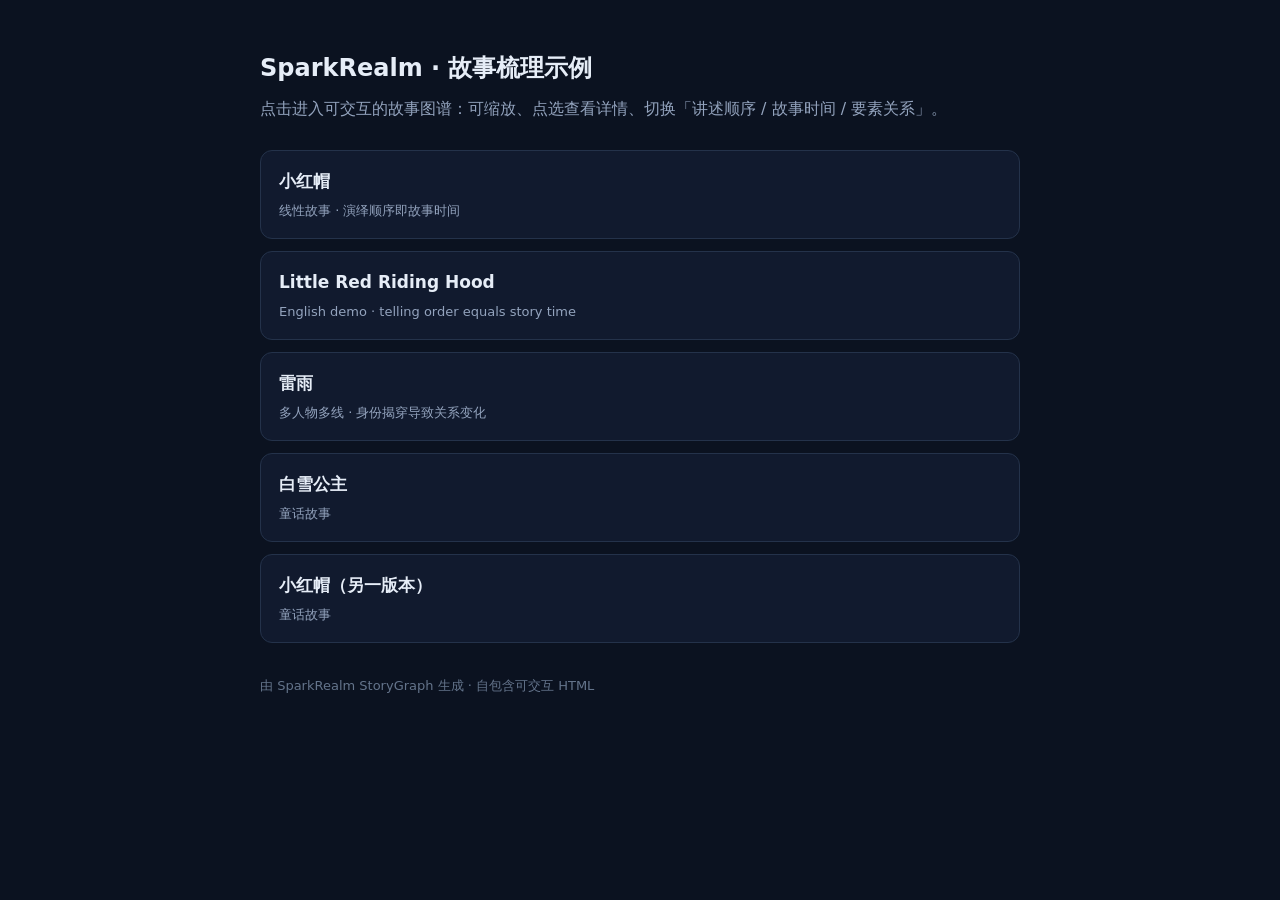
<file: index.html>
<!doctype html>
<html lang="zh-CN">
<head>
<meta charset="utf-8">
<meta name="viewport" content="width=device-width, initial-scale=1">
<title>SparkRealm · 故事梳理示例</title>
<style>
  body{margin:0;font:16px/1.7 ui-sans-serif,system-ui,"PingFang SC","Microsoft YaHei",sans-serif;background:#0b1220;color:#e6edf7}
  main{max-width:760px;margin:0 auto;padding:48px 24px}
  h1{font-size:24px;margin:0 0 6px}
  p.sub{color:#93a3bd;margin:0 0 28px}
  a.card{display:block;padding:16px 18px;margin:12px 0;border:1px solid #24324a;border-radius:12px;background:#111a2e;color:inherit;text-decoration:none}
  a.card:hover{border-color:#4cc2f5}
  a.card b{font-size:17px}
  a.card span{display:block;color:#93a3bd;font-size:13px;margin-top:4px}
  footer{color:#64748b;font-size:13px;margin-top:32px}
</style>
</head>
<body>
<main>
  <h1>SparkRealm · 故事梳理示例</h1>
  <p class="sub">点击进入可交互的故事图谱：可缩放、点选查看详情、切换「讲述顺序 / 故事时间 / 要素关系」。</p>
  <a class="card" href="little_red.html"><b>小红帽</b><span>线性故事 · 演绎顺序即故事时间</span></a>
  <a class="card" href="little_red.en.html"><b>Little Red Riding Hood</b><span>English demo · telling order equals story time</span></a>
  <a class="card" href="lei_yu.html"><b>雷雨</b><span>多人物多线 · 身份揭穿导致关系变化</span></a>
  <a class="card" href="snow_white.html"><b>白雪公主</b><span>童话故事</span></a>
  <a class="card" href="xiaohongmao.html"><b>小红帽（另一版本）</b><span>童话故事</span></a>
  <footer>由 SparkRealm StoryGraph 生成 · 自包含可交互 HTML</footer>
</main>
</body>
</html>
</file>
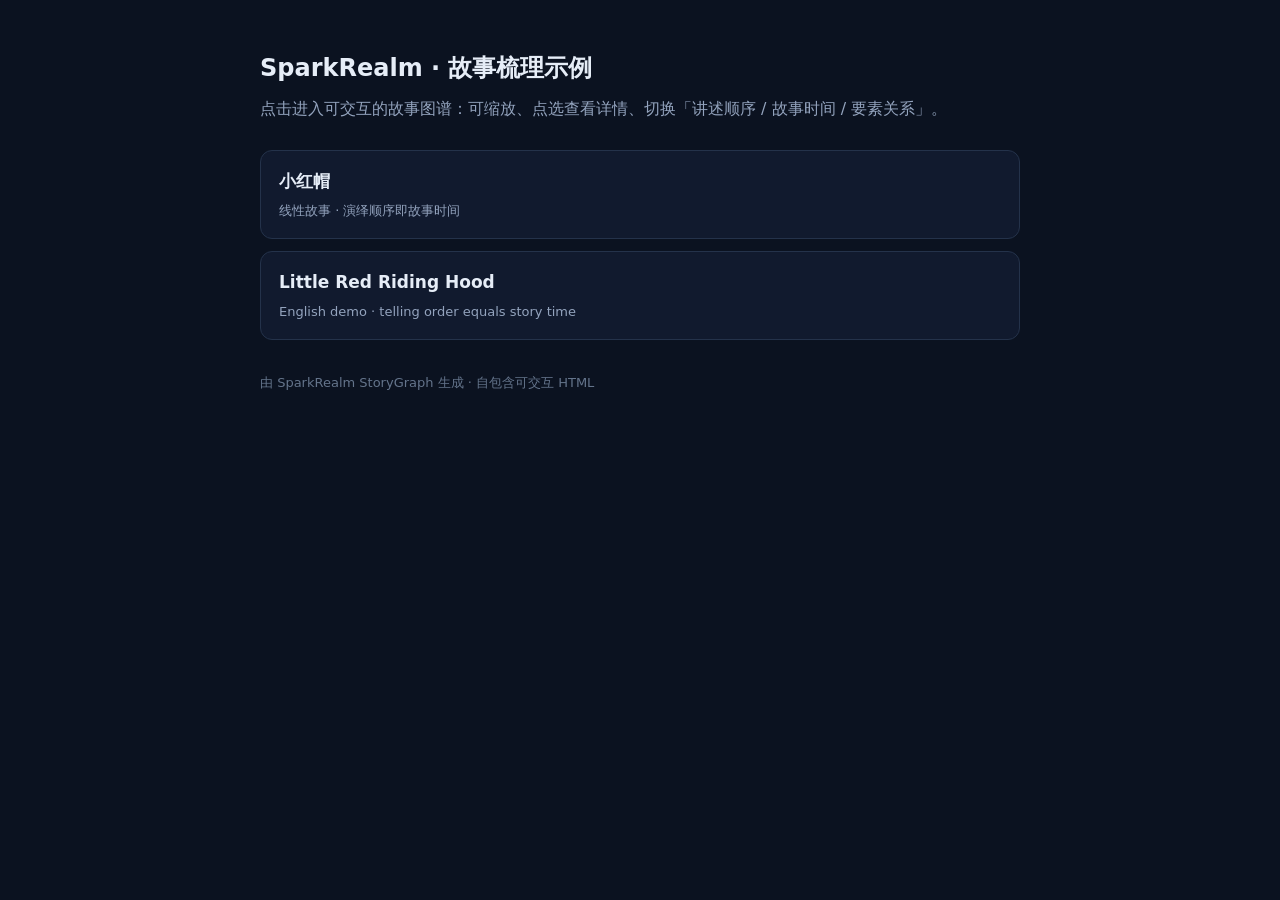
<file: docs/index.html>
<!doctype html>
<html lang="zh-CN">
<head>
<meta charset="utf-8">
<meta name="viewport" content="width=device-width, initial-scale=1">
<title>SparkRealm · 故事梳理示例</title>
<style>
  body{margin:0;font:16px/1.7 ui-sans-serif,system-ui,"PingFang SC","Microsoft YaHei",sans-serif;background:#0b1220;color:#e6edf7}
  main{max-width:760px;margin:0 auto;padding:48px 24px}
  h1{font-size:24px;margin:0 0 6px}
  p.sub{color:#93a3bd;margin:0 0 28px}
  a.card{display:block;padding:16px 18px;margin:12px 0;border:1px solid #24324a;border-radius:12px;background:#111a2e;color:inherit;text-decoration:none}
  a.card:hover{border-color:#4cc2f5}
  a.card b{font-size:17px}
  a.card span{display:block;color:#93a3bd;font-size:13px;margin-top:4px}
  footer{color:#64748b;font-size:13px;margin-top:32px}
</style>
</head>
<body>
<main>
  <h1>SparkRealm · 故事梳理示例</h1>
  <p class="sub">点击进入可交互的故事图谱：可缩放、点选查看详情、切换「讲述顺序 / 故事时间 / 要素关系」。</p>
  <a class="card" href="demo/little_red.html"><b>小红帽</b><span>线性故事 · 演绎顺序即故事时间</span></a>
  <a class="card" href="demo/little_red.en.html"><b>Little Red Riding Hood</b><span>English demo · telling order equals story time</span></a>
  <footer>由 SparkRealm StoryGraph 生成 · 自包含可交互 HTML</footer>
</main>
</body>
</html>
</file>
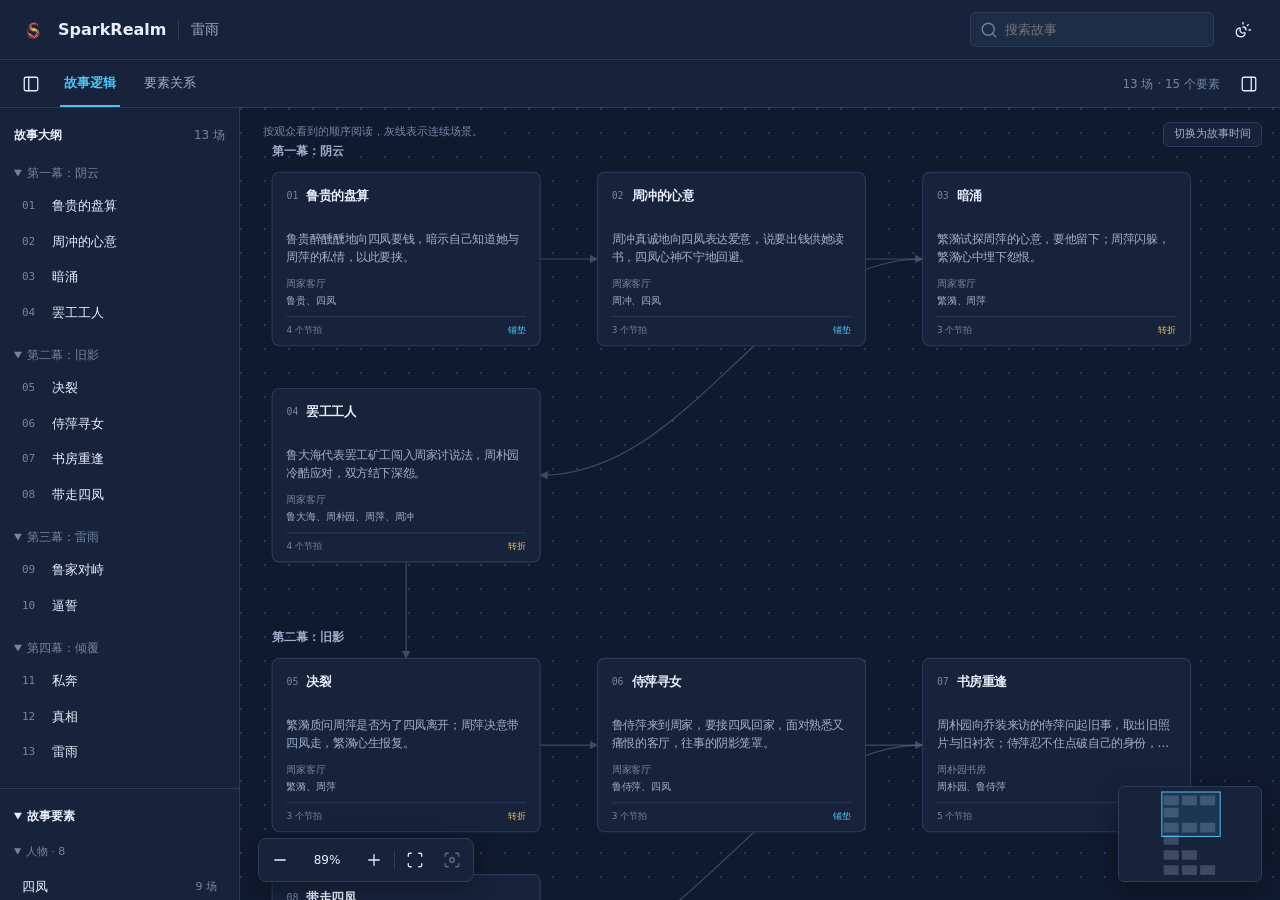
<file: lei_yu.html>
<!doctype html>
<html lang="zh-CN" data-theme="dark">
<head>
<meta charset="utf-8">
<meta name="viewport" content="width=device-width, initial-scale=1">
<title>雷雨 · SparkRealm StoryGraph</title>
<style>:root {
  color-scheme: light;
  --bg: #f5f6f5; --panel: #ffffff; --panel-2: #f0f2f1;
  --ink: #202823; --muted: #5b665f; --dim: #69756e; --border: #dce2de;
  --accent: #177b63; --accent-soft: #e7f2ed;
  --before: #687b91; --causes: #ba5063; --setsUp: #987017; --overlaps: #7564b5;
  --left-width: 240px; --right-width: 344px;
  --shadow: 0 6px 24px #18261d12;
}
[data-theme="dark"] {
  color-scheme: dark;
  --bg: #101a2e; --panel: #17233b; --panel-2: #1d2c47;
  --ink: #e8eefb; --muted: #9fb0cc; --dim: #7385a3; --border: #2b3b5a;
  --accent: #4cc2f5; --accent-soft: #16324c;
  --before: #6ba4f7; --causes: #f2798a; --setsUp: #f2c14e; --overlaps: #a894f5;
  --shadow: 0 6px 24px #00000055;
}
* { box-sizing: border-box; letter-spacing: 0; }
html, body { margin: 0; height: 100%; }
body { font: 14px/1.5 ui-sans-serif, system-ui, "PingFang SC", "Microsoft YaHei", sans-serif; color: var(--ink); background: var(--bg); display: grid; grid-template: 60px 48px minmax(0, 1fr) / var(--left-width) minmax(0, 1fr) 0; grid-template-areas: "top top top" "bar bar bar" "left canvas right"; height: 100dvh; overflow: hidden; }
body.left-closed { --left-width: 0px; }
body.right-open { grid-template-columns: var(--left-width) minmax(0, 1fr) 0; }
button, input, select { font: inherit; color: inherit; }
button { cursor: pointer; }
button:disabled { cursor: default; opacity: .38; }
button, select, input { border: 1px solid var(--border); border-radius: 6px; background: var(--panel); }
button:hover:not(:disabled) { background: var(--panel-2); }
button:focus-visible, input:focus-visible, select:focus-visible, summary:focus-visible { outline: 2px solid var(--accent); outline-offset: 3px; }
button { -webkit-tap-highlight-color: transparent; }
[hidden] { display: none !important; }
.icon { width: 18px; height: 18px; fill: none; stroke: currentColor; stroke-width: 1.7; stroke-linecap: round; stroke-linejoin: round; flex: none; }
.icon-defs { width: 0; height: 0; position: absolute; }
.icon-button { width: 34px; height: 34px; display: inline-flex; align-items: center; justify-content: center; flex: none; padding: 0; border-color: transparent; background: transparent; }
.divider { height: 20px; width: 1px; background: var(--border); flex: none; }
.topbar { grid-area: top; display: flex; justify-content: space-between; align-items: center; gap: 24px; padding: 0 20px; background: var(--panel); border-bottom: 1px solid var(--border); z-index: 25; min-width: 0; }
.brand { display: flex; align-items: center; gap: 12px; min-width: 0; }
.brand strong { font-size: 16px; white-space: nowrap; }
.brand-icon { color: var(--accent); width: 24px; height: 24px; }
.brand-logo { width: 26px; height: 26px; object-fit: contain; flex: none; }
.story-title { color: var(--muted); overflow: hidden; text-overflow: ellipsis; white-space: nowrap; }
.header-actions { display: flex; align-items: center; gap: 12px; flex: none; }
.search-wrap { width: 244px; position: relative; display: flex; align-items: center; }
.search-wrap > .icon { position: absolute; left: 10px; color: var(--dim); pointer-events: none; }
#search { padding: 7px 10px 7px 34px; width: 100%; background: var(--panel-2); font-size: 13px; }
.search-results { position: absolute; right: 0; top: 42px; width: 360px; max-width: calc(100vw - 24px); max-height: 380px; overflow: auto; padding: 6px; background: var(--panel); border: 1px solid var(--border); border-radius: 8px; box-shadow: var(--shadow); }
.search-result { display: block; text-align: left; width: 100%; border: 0; padding: 10px; }
.search-result.active { background: var(--accent-soft); }
.search-result .result-type { font-size: 11px; color: var(--dim); display: block; }
.search-result .result-text { display: block; overflow-wrap: anywhere; }
mark { color: var(--ink); background: var(--accent-soft); font-weight: 650; }
.search-empty { padding: 16px; color: var(--muted); }
.workspace-bar { grid-area: bar; display: flex; align-items: center; gap: 12px; padding: 0 14px; border-bottom: 1px solid var(--border); background: var(--panel); z-index: 10; }
.seg { display: flex; height: 100%; gap: 20px; }
.seg button { border: 0; border-bottom: 2px solid transparent; border-radius: 0; padding: 0 4px; background: transparent; color: var(--muted); font-size: 13px; white-space: nowrap; }
.seg button.active { color: var(--accent); border-bottom-color: var(--accent); font-weight: 650; }
.subseg { margin-left: 8px; gap: 14px; }
.subseg button { font-size: 12px; }
.workspace-count { margin-left: auto; font-size: 12px; color: var(--dim); }
#toggle-right { margin-left: auto; }
.workspace-count + #toggle-right { margin-left: 0; }
.left { grid-area: left; min-width: 0; overflow: auto; border-right: 1px solid var(--border); background: var(--panel); z-index: 12; }
.left-closed .left { visibility: hidden; }
.panel { padding: 18px 14px; border-bottom: 1px solid var(--border); }
.section-heading { display: flex; justify-content: space-between; align-items: center; margin-bottom: 14px; }
.section-heading h2, .panel > summary { font-size: 12px; font-weight: 650; margin: 0; }
.section-heading > span { color: var(--dim); font-size: 12px; }
.panel > summary { cursor: pointer; }
.panel[open] > summary { margin-bottom: 14px; }
.act { margin-top: 10px; }
.act > summary { cursor: pointer; font-size: 12px; color: var(--dim); padding: 6px 0; overflow-wrap: anywhere; }
.scene-item, .entity-item { display: flex; align-items: center; gap: 10px; width: 100%; text-align: left; background: transparent; border: 0; padding: 8px; font-size: 13px; }
.scene-item > span:last-child, .entity-item > span:first-child { overflow: hidden; text-overflow: ellipsis; white-space: nowrap; }
.item-number { color: var(--dim); font: 11px ui-monospace, monospace; width: 20px; flex: none; }
.scene-item.active, .entity-item.active { background: var(--accent-soft); color: var(--accent); }
.group-title { color: var(--dim); font-size: 11px; margin: 14px 0 6px; }
.entity-group { margin: 8px 0; }
.entity-group > summary { cursor: pointer; color: var(--dim); font-size: 11px; padding: 5px 0; }
.entity-group[open] > summary { margin-bottom: 4px; }
.entity-item .count { color: var(--dim); margin-left: auto; flex: none; font-size: 11px; }
.filter-label { display: flex; align-items: center; gap: 8px; font-size: 12px; padding: 5px 0; }
input[type="checkbox"] { accent-color: var(--accent); }
.line-swatch { width: 20px; height: 0; border-top: 2px solid var(--before); }
.line-swatch.causes { border-color: var(--causes); }
.line-swatch.setsUp { border-color: var(--setsUp); border-top-style: dashed; }
.line-swatch.overlaps { border-color: var(--overlaps); border-top-style: dotted; }
.canvas { grid-area: canvas; position: relative; min-width: 0; min-height: 0; overflow: hidden; background: radial-gradient(circle at 1px 1px, var(--border) .7px, transparent 1px) 0 0 / 24px 24px, var(--bg); }
.story-svg { position: absolute; inset: 0; width: 100%; height: 100%; display: none; cursor: grab; touch-action: none; }
.story-svg.active { display: block; }
.story-svg.panning { cursor: grabbing; }
.context-bar { position: absolute; left: 18px; right: 18px; top: 14px; z-index: 4; display: flex; justify-content: space-between; align-items: flex-start; gap: 10px; pointer-events: none; }
#mode-context { background: var(--bg); padding: 2px 5px; font-size: 11px; color: var(--dim); }
.layout-toggle { pointer-events: auto; font-size: 11px; padding: 3px 10px; border-radius: 6px; background: var(--panel); color: var(--muted); white-space: nowrap; }
.layout-toggle:hover { color: var(--ink); border-color: var(--dim); }
#relation-scope-wrap { font-size: 12px; color: var(--muted); pointer-events: auto; display: flex; align-items: center; gap: 8px; background: var(--panel); border: 1px solid var(--border); padding: 4px 8px; border-radius: 6px; }
#relation-scope { max-width: 180px; width: 150px; font-size: 12px; padding: 4px; border: 0; }
.column-label { fill: var(--muted); font-size: 13px; font-weight: 600; }
.graph-node { cursor: pointer; outline: none; }
.node-box { fill: var(--panel); stroke: var(--border); stroke-width: 1.2; }
.graph-node:hover .node-box { stroke: var(--dim); }
.graph-node.selected .node-box, .graph-node:focus-visible .node-box { stroke: var(--accent); stroke-width: 2.5; }
.graph-node.neighbor .node-box { stroke: var(--accent); stroke-opacity: .55; }
.graph-node.dim { opacity: .42; }
.node-content { width: 100%; height: 100%; padding: 15px; overflow: hidden; color: var(--ink); font-size: 13px; line-height: 1.5; }
.node-heading { display: flex; align-items: flex-start; gap: 9px; height: 43px; }
.node-number { flex: none; font: 11px/22px ui-monospace, monospace; color: var(--dim); }
.node-title { font-size: 14px; font-weight: 650; line-height: 21px; overflow-wrap: anywhere; display: -webkit-box; -webkit-line-clamp: 2; -webkit-box-orient: vertical; overflow: hidden; }
.node-summary { margin: 6px 0 10px; height: 40px; color: var(--muted); font-size: 13px; line-height: 20px; display: -webkit-box; -webkit-line-clamp: 2; -webkit-box-orient: vertical; overflow: hidden; overflow-wrap: anywhere; }
.node-people, .node-location { color: var(--muted); font-size: 11px; line-height: 19px; overflow: hidden; text-overflow: ellipsis; white-space: nowrap; }
.node-location { color: var(--dim); }
.node-footer { display: flex; justify-content: space-between; gap: 6px; align-items: center; border-top: 1px solid var(--border); padding-top: 7px; margin-top: 8px; color: var(--dim); font-size: 10px; }
.node-badges { display: flex; gap: 8px; color: var(--accent); }
.role-climax .node-badges { color: var(--causes); }
.role-turningPoint .node-badges { color: var(--setsUp); }
.compact .node-content { padding: 10px 12px; }
.compact .node-heading { height: auto; }
.compact .node-title { font-size: 13px; line-height: 19px; }
.entity .node-content { padding: 10px 12px; }
.entity-heading { display: flex; align-items: center; gap: 8px; }
.entity-name { overflow: hidden; text-overflow: ellipsis; white-space: nowrap; font-weight: 600; }
.entity-kind { color: var(--accent); font-size: 10px; flex: none; }
.entity-kind.kind-location { color: var(--before); }
.entity-kind.kind-prop { color: var(--setsUp); }
.entity-count { color: var(--dim); font-size: 11px; margin-top: 7px; }
.sequence-edge { fill: none; stroke: var(--dim); stroke-width: 1.2; opacity: .45; }
.marker-sequence { fill: var(--dim); }
.logic-edge, .pair-edge { outline: none; cursor: pointer; }
.edge-line, .part-edge { fill: none; stroke-width: 1.7; }
.edge-hit { fill: none; stroke: transparent; stroke-width: 16; pointer-events: stroke; }
.logic-edge { opacity: 0; pointer-events: none; }
.logic-edge .edge-hit { pointer-events: none; }
.logic-edge.visible, .logic-edge.hot, .logic-edge.hover-show { opacity: .8; pointer-events: auto; }
.logic-edge.visible .edge-hit, .logic-edge.hot .edge-hit, .logic-edge.hover-show .edge-hit { pointer-events: stroke; }
.edge-line { stroke: var(--before); }
.rel-causes .edge-line { stroke: var(--causes); }
.rel-setsUp .edge-line { stroke: var(--setsUp); stroke-dasharray: 5 4; }
.rel-overlaps .edge-line { stroke: var(--overlaps); stroke-dasharray: 2 4; }
.marker-before { fill: var(--before); }
.marker-causes { fill: var(--causes); }
.marker-setsUp { fill: var(--setsUp); }
.marker-person { fill: var(--accent); }
.pair-edge .edge-line { stroke: var(--accent); }
/* 要素关系：连线默认隐藏，选中/悬停或勾选“显示连线”才出现 */
.pair-edge, .part-edge { opacity: 0; pointer-events: none; }
.part-edge { stroke: var(--dim); }
.edge-line, .sequence-edge, .part-edge { vector-effect: non-scaling-stroke; }
.hot .edge-line, .logic-edge:focus-visible .edge-line, .pair-edge:focus-visible .edge-line { stroke-width: 3; }
.part-edge.hot, .part-edge.hover-show, .charm-svg.show-edges .part-edge { opacity: .5; stroke: var(--dim); }
.part-edge.hot { stroke: var(--accent); opacity: .8; stroke-width: 2; pointer-events: auto; }
.pair-edge.hot, .pair-edge.hover-show, .charm-svg.show-edges .pair-edge { opacity: .78; pointer-events: auto; }
.pair-edge.dim { opacity: .12; }
.scope-off, .type-off, .filter-off { display: none !important; }
.canvas-toolbar { position: absolute; left: 18px; bottom: 18px; display: flex; gap: 3px; align-items: center; padding: 4px; background: var(--panel); border: 1px solid var(--border); border-radius: 8px; box-shadow: var(--shadow); z-index: 5; }
.zoom-value { width: 54px; border: 0; font-size: 12px; padding: 7px 0; background: transparent; font-variant-numeric: tabular-nums; }
.clear-selection { position: absolute; top: 52px; left: 22px; display: flex; align-items: center; gap: 5px; font-size: 11px; padding: 4px 7px; z-index: 5; }
.clear-selection .icon { width: 13px; height: 13px; }
.minimap { position: absolute; right: 18px; bottom: 18px; width: 144px; height: 96px; background: var(--panel); border: 1px solid var(--border); border-radius: 6px; overflow: hidden; box-shadow: var(--shadow); z-index: 5; cursor: crosshair; }
.minimap rect { fill: var(--dim); opacity: .4; }
.minimap rect.vp { fill: var(--accent); fill-opacity: .12; stroke: var(--accent); opacity: 1; }
.right { position: fixed; right: 0; top: 108px; bottom: 0; width: var(--right-width); min-width: 0; overflow: auto; background: var(--panel); border-left: 1px solid var(--border); box-shadow: var(--shadow); visibility: hidden; z-index: 15; }
.right-open .right { visibility: visible; }
.detail-toolbar { display: flex; align-items: center; justify-content: space-between; padding: 10px 16px; position: sticky; top: 0; background: var(--panel); border-bottom: 1px solid var(--border); z-index: 2; color: var(--dim); font-size: 12px; }
.detail-toolbar-left { display: flex; align-items: center; gap: 8px; }
.detail { padding: 20px; font-size: 13px; overflow-wrap: anywhere; }
.detail h3 { margin: 0 0 10px; font-size: 19px; line-height: 1.5; }
.detail h4, .detail details > summary { margin: 24px 0 10px; font-size: 12px; font-weight: 650; }
.detail details > summary { cursor: pointer; }
.detail p { color: var(--muted); line-height: 1.8; }
.detail .sub { color: var(--dim); font-size: 11px; margin-bottom: 10px; }
.detail .row { margin: 7px 0; color: var(--muted); }
.detail .row b { color: var(--ink); font-weight: 550; }
.detail .ref-row { margin: 7px 0; }
.ref-kind { display: inline-block; min-width: 28px; color: var(--dim); font-size: 11px; margin-right: 6px; }
.ref-row .jump { color: var(--accent); }
.ref-row .jump:hover { text-decoration: underline; }
.ref-state { color: var(--muted); }
.detail .tag { display: inline-block; background: var(--panel-2); border-radius: 3px; padding: 2px 6px; font-size: 11px; margin: 0 4px 4px 0; }
.detail .jump { color: var(--accent); border: 0; background: transparent; padding: 0; text-align: left; cursor: pointer; }
.detail .jump:hover { text-decoration: underline; }
.edit-btn { font-size: 11px; padding: 2px 8px; margin-left: 6px; border: 1px solid var(--border); border-radius: 6px; background: transparent; color: var(--accent); cursor: pointer; vertical-align: middle; }
.edit-btn:hover { border-color: var(--accent); }
.scene-nav { display: flex; justify-content: space-between; margin: 18px 0; }
.scene-nav button { display: flex; align-items: center; gap: 4px; padding: 6px 8px; font-size: 12px; }
.beat-item { display: block; width: 100%; text-align: left; background: transparent; border: 0; border-left: 2px solid var(--border); border-radius: 0; padding: 8px 10px; margin: 4px 0; line-height: 1.8; font-size: 13px; overflow-wrap: anywhere; }
.beat-item b { display: block; color: var(--dim); font-size: 11px; }
.beat-item.selected { border-left-color: var(--accent); background: var(--accent-soft); }
.relation-item { border-top: 1px solid var(--border); padding: 10px 0; line-height: 1.8; }
.relation-item .scope-label { display: block; color: var(--dim); font-size: 11px; }
.pair-block { margin: 10px 0; }
.pair-block > summary { cursor: pointer; font-size: 13px; font-weight: 550; padding: 6px 0; }
.pair-block.static { font-size: 13px; font-weight: 550; }
.pair-chain { display: block; color: var(--muted); font-size: 12px; font-weight: 400; margin-top: 3px; }
.pair-block > summary .jump { border: 0; background: transparent; padding: 0; color: var(--accent); }
.detail .evo-event { display: block; width: 100%; text-align: left; background: transparent; border: 0; border-top: 1px solid var(--border); border-radius: 0; padding: 9px 4px; line-height: 1.7; color: var(--ink); cursor: pointer; }
.detail .evo-event:hover { background: var(--panel-2); }
.rel-kinds { color: var(--ink); font-size: 12px; margin: 4px 0 6px; }
.evo-event b { display: block; }
.evo-transition { color: var(--accent); }
.evo-reason { display: block; color: var(--muted); font-size: 12px; }
.evo-preview { padding: 8px 4px 12px; border-top: 1px dashed var(--border); background: var(--panel-2); border-radius: 6px; }
.evo-preview .row { margin: 5px 0; }
.preview-beat { margin: 5px 0; color: var(--muted); line-height: 1.7; }
.preview-beat b { display: inline-block; min-width: 30px; color: var(--dim); font-weight: 500; margin-right: 6px; }
.detail .scene-appearance { padding: 10px 0; border-bottom: 1px solid var(--border); }
.detail .scene-appearance button { display: inline-flex; align-items: baseline; gap: 8px; }
.detail .scene-appearance p { margin: 6px 0; }
.detail code { font-size: 11px; }
.ref-thumb { width: 40px; height: 40px; object-fit: cover; border-radius: 4px; margin-right: 8px; vertical-align: middle; }
#empty-state { position: absolute; inset: 40% 0 auto; text-align: center; color: var(--muted); }
.sr-only { position: absolute; width: 1px; height: 1px; padding: 0; margin: -1px; overflow: hidden; clip-path: inset(50%); white-space: nowrap; }
@media (max-width: 1100px) {
  :root { --left-width: 210px; --right-width: 320px; }
  body.right-open { grid-template-columns: var(--left-width) minmax(0, 1fr) 0; }
  .minimap { display: none; }
}
@media (max-width: 700px) {
  body, body.right-open { grid-template-columns: 0 minmax(0, 1fr) 0; }
  .topbar { padding: 0 12px; gap: 12px; }
  .brand { gap: 7px; }
  .brand strong { font-size: 14px; }
  .brand .divider, .story-title { display: none; }
  .header-actions { gap: 3px; min-width: 0; }
  .search-wrap { width: 132px; }
  .workspace-bar { gap: 5px; padding: 0 8px; }
  .seg { gap: 14px; }
  .seg button { font-size: 12px; }
  .workspace-count { display: none; }
  #toggle-right { margin-left: auto; }
  .left { position: fixed; left: 0; top: 108px; bottom: 0; width: 260px; box-shadow: var(--shadow); }
  .right { width: min(344px, 100vw); }
  .context-bar { left: 12px; right: 12px; flex-wrap: wrap; }
  #relation-scope-wrap { margin-left: auto; }
  .canvas-toolbar { left: 12px; bottom: 12px; }
  .clear-selection { top: 84px; left: 12px; }
}
</style>
</head>
<body>
<!-- Lucide icons, lucide-static v1.47.0, ISC license. -->
<svg class="icon-defs" xmlns="http://www.w3.org/2000/svg" aria-hidden="true"><defs>
  <symbol id="icon-panel-left" viewBox="0 0 24 24"><rect width="18" height="18" x="3" y="3" rx="2"/><path d="M9 3v18"/></symbol>
  <symbol id="icon-panel-right" viewBox="0 0 24 24"><rect width="18" height="18" x="3" y="3" rx="2"/><path d="M15 3v18"/></symbol>
  <symbol id="icon-search" viewBox="0 0 24 24"><path d="m21 21-4.34-4.34"/><circle cx="11" cy="11" r="8"/></symbol>
  <symbol id="icon-scan" viewBox="0 0 24 24"><path d="M3 7V5a2 2 0 0 1 2-2h2"/><path d="M17 3h2a2 2 0 0 1 2 2v2"/><path d="M21 17v2a2 2 0 0 1-2 2h-2"/><path d="M7 21H5a2 2 0 0 1-2-2v-2"/></symbol>
  <symbol id="icon-focus" viewBox="0 0 24 24"><circle cx="12" cy="12" r="3"/><path d="M3 7V5a2 2 0 0 1 2-2h2"/><path d="M17 3h2a2 2 0 0 1 2 2v2"/><path d="M21 17v2a2 2 0 0 1-2 2h-2"/><path d="M7 21H5a2 2 0 0 1-2-2v-2"/></symbol>
  <symbol id="icon-sun-moon" viewBox="0 0 24 24"><path d="M12 2v2"/><path d="M14.837 16.385a6 6 0 1 1-7.223-7.222c.624-.147.97.66.715 1.248a4 4 0 0 0 5.26 5.259c.589-.255 1.396.09 1.248.715"/><path d="M16 12a4 4 0 0 0-4-4"/><path d="m19 5-1.256 1.256"/><path d="M20 12h2"/></symbol>
  <symbol id="icon-minus" viewBox="0 0 24 24"><path d="M5 12h14"/></symbol>
  <symbol id="icon-plus" viewBox="0 0 24 24"><path d="M5 12h14"/><path d="M12 5v14"/></symbol>
  <symbol id="icon-x" viewBox="0 0 24 24"><path d="M18 6 6 18"/><path d="m6 6 12 12"/></symbol>
  <symbol id="icon-chevron-left" viewBox="0 0 24 24"><path d="m15 18-6-6 6-6"/></symbol>
  <symbol id="icon-chevron-right" viewBox="0 0 24 24"><path d="m9 18 6-6-6-6"/></symbol>
  <symbol id="icon-network" viewBox="0 0 24 24"><rect x="16" y="16" width="6" height="6" rx="1"/><rect x="2" y="16" width="6" height="6" rx="1"/><rect x="9" y="2" width="6" height="6" rx="1"/><path d="M5 16v-3a1 1 0 0 1 1-1h12a1 1 0 0 1 1 1v3"/><path d="M12 12V8"/></symbol>
  <symbol id="icon-triangle-alert" viewBox="0 0 24 24"><path d="m21.73 18-8-14a2 2 0 0 0-3.48 0l-8 14A2 2 0 0 0 4 21h16a2 2 0 0 0 1.73-3"/><path d="M12 9v4"/><path d="M12 17h.01"/></symbol>
</defs></svg>

<header class="topbar">
  <div class="brand"><img class="brand-logo" src="[data-uri]" alt="SparkRealm"><strong>SparkRealm</strong><span class="divider"></span><span class="story-title" title="雷雨">雷雨</span></div>
  <div class="header-actions">
    <div class="search-wrap"><svg class="icon"><use href="#icon-search"/></svg><input id="search" type="search" autocomplete="off" placeholder="搜索故事" data-i18n-placeholder="search_placeholder" aria-label="搜索场景、节拍或要素" data-i18n-aria="aria_search" aria-controls="search-results" aria-expanded="false"><div id="search-results" class="search-results" hidden></div></div>
    <button class="icon-button" id="theme" type="button" title="切换主题" data-i18n-title="title_theme" aria-label="切换主题" data-i18n-aria="title_theme"><svg class="icon"><use href="#icon-sun-moon"/></svg></button>
  </div>
</header>
<nav class="workspace-bar" aria-label="图谱视图" data-i18n-aria="aria_workspace">
  <button class="icon-button" id="toggle-left" title="显示或收起目录" data-i18n-title="title_toggle_left" aria-label="显示或收起目录" data-i18n-aria="title_toggle_left" aria-expanded="true" aria-controls="left-panel"><svg class="icon"><use href="#icon-panel-left"/></svg></button>
  <div class="seg" role="tablist" aria-label="故事视图" data-i18n-aria="aria_views">
    <button role="tab" data-view="logic" aria-selected="true" class="active" data-i18n="tab_logic">故事逻辑</button>
    <button role="tab" data-view="charmap" aria-selected="false" tabindex="-1" data-i18n="tab_charmap">要素关系</button>
  </div>

  <span id="story-count" class="workspace-count"></span>
  <button class="icon-button" id="toggle-right" title="显示或收起详情" data-i18n-title="title_toggle_right" aria-label="显示或收起详情" data-i18n-aria="title_toggle_right" aria-expanded="false" aria-controls="right-panel"><svg class="icon"><use href="#icon-panel-right"/></svg></button>
</nav>
<aside class="left" id="left-panel" aria-label="故事目录" data-i18n-aria="nav_outline">
  <section class="panel"><div class="section-heading"><h2 data-i18n="nav_outline">故事大纲</h2><span id="scene-count"></span></div><div id="outline"></div></section>
  <details class="panel" open><summary data-i18n="nav_entities">故事要素</summary><div id="entities"></div></details>
  <details class="panel"><summary data-i18n="nav_plot">故事情节</summary><div id="legend"></div></details>
</aside>
<main class="canvas" id="canvas" aria-label="故事图谱画布" data-i18n-aria="aria_canvas">
  <div class="context-bar"><span id="mode-context"></span><button type="button" id="layout-toggle" class="layout-toggle" hidden></button><label id="relation-scope-wrap" hidden><span data-i18n="relation_scope_label">关系时点</span> <select id="relation-scope" aria-label="关系生效场景" data-i18n-aria="relation_scope_label"></select></label></div>
  <svg class="story-svg" data-mode="telling" viewBox="0 0 1164 1716" aria-label="讲述顺序图"><defs><marker id="telling-before" viewBox="0 0 10 10" refX="9" refY="5" markerWidth="7" markerHeight="7" orient="auto-start-reverse"><path d="M 0 0 L 10 5 L 0 10 z" class="marker-before"/></marker><marker id="telling-causes" viewBox="0 0 10 10" refX="9" refY="5" markerWidth="7" markerHeight="7" orient="auto-start-reverse"><path d="M 0 0 L 10 5 L 0 10 z" class="marker-causes"/></marker><marker id="telling-setsUp" viewBox="0 0 10 10" refX="9" refY="5" markerWidth="7" markerHeight="7" orient="auto-start-reverse"><path d="M 0 0 L 10 5 L 0 10 z" class="marker-setsUp"/></marker><marker id="telling-sequence" viewBox="0 0 10 10" refX="9" refY="5" markerWidth="7" markerHeight="7" orient="auto-start-reverse"><path d="M 0 0 L 10 5 L 0 10 z" class="marker-sequence"/></marker><marker id="telling-person" viewBox="0 0 10 10" refX="9" refY="5" markerWidth="7" markerHeight="7" orient="auto-start-reverse"><path d="M 0 0 L 10 5 L 0 10 z" class="marker-person"/></marker></defs><g class="edges"><path class="sequence-edge" d="M 336 169 C 362 169 374 169 400 169" marker-end="url(#telling-sequence)"/><path class="sequence-edge" d="M 700 169 C 726 169 738 169 764 169" marker-end="url(#telling-sequence)"/><path class="sequence-edge" d="M 764 169 C 592.8 169 507.20000000000005 411 336 411" marker-end="url(#telling-sequence)"/><path class="sequence-edge" d="M 186 508 C 186 551.2 186 572.8 186 616" marker-end="url(#telling-sequence)"/><path class="sequence-edge" d="M 336 713 C 362 713 374 713 400 713" marker-end="url(#telling-sequence)"/><path class="sequence-edge" d="M 700 713 C 726 713 738 713 764 713" marker-end="url(#telling-sequence)"/><path class="sequence-edge" d="M 764 713 C 592.8 713 507.20000000000005 955 336 955" marker-end="url(#telling-sequence)"/><path class="sequence-edge" d="M 186 1052 C 186 1095.2 186 1116.8 186 1160" marker-end="url(#telling-sequence)"/><path class="sequence-edge" d="M 336 1257 C 362 1257 374 1257 400 1257" marker-end="url(#telling-sequence)"/><path class="sequence-edge" d="M 400 1257 C 374 1257 362 1559 336 1559" marker-end="url(#telling-sequence)"/><path class="sequence-edge" d="M 336 1559 C 362 1559 374 1559 400 1559" marker-end="url(#telling-sequence)"/><path class="sequence-edge" d="M 700 1559 C 726 1559 738 1559 764 1559" marker-end="url(#telling-sequence)"/><g class="logic-edge rel-before" data-edge-id="lr_b01" data-source="scene_001" data-target="scene_002" data-kind="before" tabindex="0" role="button" aria-label="先后："><path class="edge-hit" d="M 336 151 C 362 151 374 151 400 151"/><path class="edge-line" d="M 336 151 C 362 151 374 151 400 151" marker-end="url(#telling-before)"/><title>先后：</title></g><g class="logic-edge rel-before" data-edge-id="lr_b02" data-source="scene_002" data-target="scene_003" data-kind="before" tabindex="0" role="button" aria-label="先后："><path class="edge-hit" d="M 700 151 C 726 151 738 151 764 151"/><path class="edge-line" d="M 700 151 C 726 151 738 151 764 151" marker-end="url(#telling-before)"/><title>先后：</title></g><g class="logic-edge rel-before" data-edge-id="lr_b03" data-source="scene_003" data-target="scene_004" data-kind="before" tabindex="0" role="button" aria-label="先后："><path class="edge-hit" d="M 764 151 C 592.8 151 507.20000000000005 393 336 393"/><path class="edge-line" d="M 764 151 C 592.8 151 507.20000000000005 393 336 393" marker-end="url(#telling-before)"/><title>先后：</title></g><g class="logic-edge rel-before" data-edge-id="lr_b04" data-source="scene_004" data-target="scene_005" data-kind="before" tabindex="0" role="button" aria-label="先后："><path class="edge-hit" d="M 168 508 C 168 551.2 168 572.8 168 616"/><path class="edge-line" d="M 168 508 C 168 551.2 168 572.8 168 616" marker-end="url(#telling-before)"/><title>先后：</title></g><g class="logic-edge rel-before" data-edge-id="lr_b05" data-source="scene_005" data-target="scene_006" data-kind="before" tabindex="0" role="button" aria-label="先后："><path class="edge-hit" d="M 336 695 C 362 695 374 695 400 695"/><path class="edge-line" d="M 336 695 C 362 695 374 695 400 695" marker-end="url(#telling-before)"/><title>先后：</title></g><g class="logic-edge rel-before" data-edge-id="lr_b06" data-source="scene_006" data-target="scene_007" data-kind="before" tabindex="0" role="button" aria-label="先后："><path class="edge-hit" d="M 700 695 C 726 695 738 695 764 695"/><path class="edge-line" d="M 700 695 C 726 695 738 695 764 695" marker-end="url(#telling-before)"/><title>先后：</title></g><g class="logic-edge rel-before" data-edge-id="lr_b07" data-source="scene_007" data-target="scene_008" data-kind="before" tabindex="0" role="button" aria-label="先后："><path class="edge-hit" d="M 764 695 C 592.8 695 507.20000000000005 937 336 937"/><path class="edge-line" d="M 764 695 C 592.8 695 507.20000000000005 937 336 937" marker-end="url(#telling-before)"/><title>先后：</title></g><g class="logic-edge rel-before" data-edge-id="lr_b08" data-source="scene_008" data-target="scene_009" data-kind="before" tabindex="0" role="button" aria-label="先后："><path class="edge-hit" d="M 168 1052 C 168 1095.2 168 1116.8 168 1160"/><path class="edge-line" d="M 168 1052 C 168 1095.2 168 1116.8 168 1160" marker-end="url(#telling-before)"/><title>先后：</title></g><g class="logic-edge rel-before" data-edge-id="lr_b09" data-source="scene_009" data-target="scene_010" data-kind="before" tabindex="0" role="button" aria-label="先后："><path class="edge-hit" d="M 336 1239 C 362 1239 374 1239 400 1239"/><path class="edge-line" d="M 336 1239 C 362 1239 374 1239 400 1239" marker-end="url(#telling-before)"/><title>先后：</title></g><g class="logic-edge rel-before" data-edge-id="lr_b10" data-source="scene_010" data-target="scene_011" data-kind="before" tabindex="0" role="button" aria-label="先后："><path class="edge-hit" d="M 400 1239 C 374 1239 362 1541 336 1541"/><path class="edge-line" d="M 400 1239 C 374 1239 362 1541 336 1541" marker-end="url(#telling-before)"/><title>先后：</title></g><g class="logic-edge rel-before" data-edge-id="lr_b11" data-source="scene_011" data-target="scene_012" data-kind="before" tabindex="0" role="button" aria-label="先后："><path class="edge-hit" d="M 336 1541 C 362 1541 374 1541 400 1541"/><path class="edge-line" d="M 336 1541 C 362 1541 374 1541 400 1541" marker-end="url(#telling-before)"/><title>先后：</title></g><g class="logic-edge rel-before" data-edge-id="lr_b12" data-source="scene_012" data-target="scene_013" data-kind="before" tabindex="0" role="button" aria-label="先后："><path class="edge-hit" d="M 700 1541 C 726 1541 738 1541 764 1541"/><path class="edge-line" d="M 700 1541 C 726 1541 738 1541 764 1541" marker-end="url(#telling-before)"/><title>先后：</title></g><g class="logic-edge rel-setsUp" data-edge-id="lr_su01" data-source="scene_003" data-target="scene_011" data-kind="setsUp" tabindex="0" role="button" aria-label="伏笔：繁漪被抛弃的怨恨，为后来当众揭穿埋下铺垫。"><path class="edge-hit" d="M 896 266 C 896 744.4000000000001 168 983.5999999999999 168 1462"/><path class="edge-line" d="M 896 266 C 896 744.4000000000001 168 983.5999999999999 168 1462" marker-end="url(#telling-setsUp)"/><title>伏笔：繁漪被抛弃的怨恨，为后来当众揭穿埋下铺垫。</title></g><g class="logic-edge rel-setsUp" data-edge-id="lr_su02" data-source="scene_007" data-target="scene_012" data-kind="setsUp" tabindex="0" role="button" aria-label="伏笔：旧照片与旧衬衣引出的旧事，为当众说破身世埋伏笔。"><path class="edge-hit" d="M 896 810 C 896 1070.8 532 1201.2 532 1462"/><path class="edge-line" d="M 896 810 C 896 1070.8 532 1201.2 532 1462" marker-end="url(#telling-setsUp)"/><title>伏笔：旧照片与旧衬衣引出的旧事，为当众说破身世埋伏笔。</title></g><g class="logic-edge rel-causes" data-edge-id="lr_ca01" data-source="scene_007" data-target="scene_008" data-kind="causes" tabindex="0" role="button" aria-label="因果：侍萍与周朴园相认，促使她坚决带走四凤。"><path class="edge-hit" d="M 764 704 C 592.8 704 507.20000000000005 946 336 946"/><path class="edge-line" d="M 764 704 C 592.8 704 507.20000000000005 946 336 946" marker-end="url(#telling-causes)"/><title>因果：侍萍与周朴园相认，促使她坚决带走四凤。</title></g><g class="logic-edge rel-causes" data-edge-id="lr_ca02" data-source="scene_009" data-target="scene_010" data-kind="causes" tabindex="0" role="button" aria-label="因果：侍萍认出周萍是自己的儿子，才有逼四凤发誓。"><path class="edge-hit" d="M 336 1248 C 362 1248 374 1248 400 1248"/><path class="edge-line" d="M 336 1248 C 362 1248 374 1248 400 1248" marker-end="url(#telling-causes)"/><title>因果：侍萍认出周萍是自己的儿子，才有逼四凤发誓。</title></g><g class="logic-edge rel-causes" data-edge-id="lr_ca03" data-source="scene_012" data-target="scene_013" data-kind="causes" tabindex="0" role="button" aria-label="因果：真相揭穿，直接导致触电与自尽的惨剧。"><path class="edge-hit" d="M 700 1550 C 726 1550 738 1550 764 1550"/><path class="edge-line" d="M 700 1550 C 726 1550 738 1550 764 1550" marker-end="url(#telling-causes)"/><title>因果：真相揭穿，直接导致触电与自尽的惨剧。</title></g><g class="logic-edge rel-causes" data-edge-id="lr_ca04" data-source="scene_004" data-target="scene_008" data-kind="causes" tabindex="0" role="button" aria-label="因果：周朴园当众羞辱鲁大海，加深了鲁家对他的仇恨。"><path class="edge-hit" d="M 168 508 C 168 648 168 718 168 858"/><path class="edge-line" d="M 168 508 C 168 648 168 718 168 858" marker-end="url(#telling-causes)"/><title>因果：周朴园当众羞辱鲁大海，加深了鲁家对他的仇恨。</title></g></g><g class="nodes"><g class="graph-node scene role-setup" data-node-id="scene_001" data-node-type="scene" transform="translate(36 72)" tabindex="0" role="button">
    <rect class="node-box" width="300" height="194" rx="8"/>
    <foreignObject x="1" y="1" width="298" height="192"><div xmlns="http://www.w3.org/1999/xhtml" class="node-content"><div class="node-heading"><span class="node-number">01</span><span class="node-title" title="鲁贵的盘算">鲁贵的盘算</span></div>
    <p class="node-summary" title="鲁贵醉醺醺地向四凤要钱，暗示自己知道她与周萍的私情，以此要挟。">鲁贵醉醺醺地向四凤要钱，暗示自己知道她与周萍的私情，以此要挟。</p>
    <div class="node-location" title="周家客厅">周家客厅</div>
    <div class="node-people" title="鲁贵、四凤">鲁贵、四凤</div>
    <div class="node-footer"><span>4 个节拍</span><span class="node-badges"><span>铺垫</span></span></div></div></foreignObject>
  </g><g class="graph-node scene role-setup" data-node-id="scene_002" data-node-type="scene" transform="translate(400 72)" tabindex="0" role="button">
    <rect class="node-box" width="300" height="194" rx="8"/>
    <foreignObject x="1" y="1" width="298" height="192"><div xmlns="http://www.w3.org/1999/xhtml" class="node-content"><div class="node-heading"><span class="node-number">02</span><span class="node-title" title="周冲的心意">周冲的心意</span></div>
    <p class="node-summary" title="周冲真诚地向四凤表达爱意，说要出钱供她读书，四凤心神不宁地回避。">周冲真诚地向四凤表达爱意，说要出钱供她读书，四凤心神不宁地回避。</p>
    <div class="node-location" title="周家客厅">周家客厅</div>
    <div class="node-people" title="周冲、四凤">周冲、四凤</div>
    <div class="node-footer"><span>3 个节拍</span><span class="node-badges"><span>铺垫</span></span></div></div></foreignObject>
  </g><g class="graph-node scene role-turningPoint" data-node-id="scene_003" data-node-type="scene" transform="translate(764 72)" tabindex="0" role="button">
    <rect class="node-box" width="300" height="194" rx="8"/>
    <foreignObject x="1" y="1" width="298" height="192"><div xmlns="http://www.w3.org/1999/xhtml" class="node-content"><div class="node-heading"><span class="node-number">03</span><span class="node-title" title="暗涌">暗涌</span></div>
    <p class="node-summary" title="繁漪试探周萍的心意，要他留下；周萍闪躲，繁漪心中埋下怨恨。">繁漪试探周萍的心意，要他留下；周萍闪躲，繁漪心中埋下怨恨。</p>
    <div class="node-location" title="周家客厅">周家客厅</div>
    <div class="node-people" title="繁漪、周萍">繁漪、周萍</div>
    <div class="node-footer"><span>3 个节拍</span><span class="node-badges"><span>转折</span></span></div></div></foreignObject>
  </g><g class="graph-node scene role-turningPoint" data-node-id="scene_004" data-node-type="scene" transform="translate(36 314)" tabindex="0" role="button">
    <rect class="node-box" width="300" height="194" rx="8"/>
    <foreignObject x="1" y="1" width="298" height="192"><div xmlns="http://www.w3.org/1999/xhtml" class="node-content"><div class="node-heading"><span class="node-number">04</span><span class="node-title" title="罢工工人">罢工工人</span></div>
    <p class="node-summary" title="鲁大海代表罢工矿工闯入周家讨说法，周朴园冷酷应对，双方结下深怨。">鲁大海代表罢工矿工闯入周家讨说法，周朴园冷酷应对，双方结下深怨。</p>
    <div class="node-location" title="周家客厅">周家客厅</div>
    <div class="node-people" title="鲁大海、周朴园、周萍、周冲">鲁大海、周朴园、周萍、周冲</div>
    <div class="node-footer"><span>4 个节拍</span><span class="node-badges"><span>转折</span></span></div></div></foreignObject>
  </g><g class="graph-node scene role-turningPoint" data-node-id="scene_005" data-node-type="scene" transform="translate(36 616)" tabindex="0" role="button">
    <rect class="node-box" width="300" height="194" rx="8"/>
    <foreignObject x="1" y="1" width="298" height="192"><div xmlns="http://www.w3.org/1999/xhtml" class="node-content"><div class="node-heading"><span class="node-number">05</span><span class="node-title" title="决裂">决裂</span></div>
    <p class="node-summary" title="繁漪质问周萍是否为了四凤离开；周萍决意带四凤走，繁漪心生报复。">繁漪质问周萍是否为了四凤离开；周萍决意带四凤走，繁漪心生报复。</p>
    <div class="node-location" title="周家客厅">周家客厅</div>
    <div class="node-people" title="繁漪、周萍">繁漪、周萍</div>
    <div class="node-footer"><span>3 个节拍</span><span class="node-badges"><span>转折</span></span></div></div></foreignObject>
  </g><g class="graph-node scene role-setup" data-node-id="scene_006" data-node-type="scene" transform="translate(400 616)" tabindex="0" role="button">
    <rect class="node-box" width="300" height="194" rx="8"/>
    <foreignObject x="1" y="1" width="298" height="192"><div xmlns="http://www.w3.org/1999/xhtml" class="node-content"><div class="node-heading"><span class="node-number">06</span><span class="node-title" title="侍萍寻女">侍萍寻女</span></div>
    <p class="node-summary" title="鲁侍萍来到周家，要接四凤回家，面对熟悉又痛恨的客厅，往事的阴影笼罩。">鲁侍萍来到周家，要接四凤回家，面对熟悉又痛恨的客厅，往事的阴影笼罩。</p>
    <div class="node-location" title="周家客厅">周家客厅</div>
    <div class="node-people" title="鲁侍萍、四凤">鲁侍萍、四凤</div>
    <div class="node-footer"><span>3 个节拍</span><span class="node-badges"><span>铺垫</span></span></div></div></foreignObject>
  </g><g class="graph-node scene role-turningPoint" data-node-id="scene_007" data-node-type="scene" transform="translate(764 616)" tabindex="0" role="button">
    <rect class="node-box" width="300" height="194" rx="8"/>
    <foreignObject x="1" y="1" width="298" height="192"><div xmlns="http://www.w3.org/1999/xhtml" class="node-content"><div class="node-heading"><span class="node-number">07</span><span class="node-title" title="书房重逢">书房重逢</span></div>
    <p class="node-summary" title="周朴园向乔装来访的侍萍问起旧事，取出旧照片与旧衬衣；侍萍忍不住点破自己的身份，两人相认。">周朴园向乔装来访的侍萍问起旧事，取出旧照片与旧衬衣；侍萍忍不住点破自己的身份，两人相认。</p>
    <div class="node-location" title="周朴园书房">周朴园书房</div>
    <div class="node-people" title="周朴园、鲁侍萍">周朴园、鲁侍萍</div>
    <div class="node-footer"><span>5 个节拍</span><span class="node-badges"><span>转折</span></span></div></div></foreignObject>
  </g><g class="graph-node scene role-turningPoint" data-node-id="scene_008" data-node-type="scene" transform="translate(36 858)" tabindex="0" role="button">
    <rect class="node-box" width="300" height="194" rx="8"/>
    <foreignObject x="1" y="1" width="298" height="192"><div xmlns="http://www.w3.org/1999/xhtml" class="node-content"><div class="node-heading"><span class="node-number">08</span><span class="node-title" title="带走四凤">带走四凤</span></div>
    <p class="node-summary" title="周朴园想用钱了结旧账，鲁大海怒斥，鲁侍萍坚决带走四凤，不许她再回周家。">周朴园想用钱了结旧账，鲁大海怒斥，鲁侍萍坚决带走四凤，不许她再回周家。</p>
    <div class="node-location" title="周家客厅">周家客厅</div>
    <div class="node-people" title="周朴园、鲁侍萍、鲁大海、四凤">周朴园、鲁侍萍、鲁大海、四凤</div>
    <div class="node-footer"><span>4 个节拍</span><span class="node-badges"><span>转折</span></span></div></div></foreignObject>
  </g><g class="graph-node scene role-climax" data-node-id="scene_009" data-node-type="scene" transform="translate(36 1160)" tabindex="0" role="button">
    <rect class="node-box" width="300" height="194" rx="8"/>
    <foreignObject x="1" y="1" width="298" height="192"><div xmlns="http://www.w3.org/1999/xhtml" class="node-content"><div class="node-heading"><span class="node-number">09</span><span class="node-title" title="鲁家对峙">鲁家对峙</span></div>
    <p class="node-summary" title="雷雨将至，周萍冒雨到鲁家找四凤，被鲁大海撞见；鲁侍萍认出周萍是自己失散的儿子，惊觉两人竟是兄妹。">雷雨将至，周萍冒雨到鲁家找四凤，被鲁大海撞见；鲁侍萍认出周萍是自己失散的儿子，惊觉两人竟是兄妹。</p>
    <div class="node-location" title="鲁家">鲁家</div>
    <div class="node-people" title="鲁侍萍、四凤、周萍、鲁大海">鲁侍萍、四凤、周萍、鲁大海</div>
    <div class="node-footer"><span>5 个节拍</span><span class="node-badges"><span>高潮</span></span></div></div></foreignObject>
  </g><g class="graph-node scene role-turningPoint" data-node-id="scene_010" data-node-type="scene" transform="translate(400 1160)" tabindex="0" role="button">
    <rect class="node-box" width="300" height="194" rx="8"/>
    <foreignObject x="1" y="1" width="298" height="192"><div xmlns="http://www.w3.org/1999/xhtml" class="node-content"><div class="node-heading"><span class="node-number">10</span><span class="node-title" title="逼誓">逼誓</span></div>
    <p class="node-summary" title="鲁侍萍逼四凤对天发誓，永不再见周家人；四凤在雷声中含泪立誓。">鲁侍萍逼四凤对天发誓，永不再见周家人；四凤在雷声中含泪立誓。</p>
    <div class="node-location" title="鲁家">鲁家</div>
    <div class="node-people" title="鲁侍萍、四凤">鲁侍萍、四凤</div>
    <div class="node-footer"><span>3 个节拍</span><span class="node-badges"><span>转折</span></span></div></div></foreignObject>
  </g><g class="graph-node scene role-turningPoint" data-node-id="scene_011" data-node-type="scene" transform="translate(36 1462)" tabindex="0" role="button">
    <rect class="node-box" width="300" height="194" rx="8"/>
    <foreignObject x="1" y="1" width="298" height="192"><div xmlns="http://www.w3.org/1999/xhtml" class="node-content"><div class="node-heading"><span class="node-number">11</span><span class="node-title" title="私奔">私奔</span></div>
    <p class="node-summary" title="周萍与四凤决意私奔，众人阻拦；繁漪近乎疯狂，唤出周朴园要当众揭穿一切。">周萍与四凤决意私奔，众人阻拦；繁漪近乎疯狂，唤出周朴园要当众揭穿一切。</p>
    <div class="node-location" title="周家客厅">周家客厅</div>
    <div class="node-people" title="周萍、四凤、繁漪、周冲、鲁侍萍、鲁大海">周萍、四凤、繁漪、周冲、鲁侍萍、鲁大海</div>
    <div class="node-footer"><span>4 个节拍</span><span class="node-badges"><span>转折</span></span></div></div></foreignObject>
  </g><g class="graph-node scene role-climax" data-node-id="scene_012" data-node-type="scene" transform="translate(400 1462)" tabindex="0" role="button">
    <rect class="node-box" width="300" height="194" rx="8"/>
    <foreignObject x="1" y="1" width="298" height="192"><div xmlns="http://www.w3.org/1999/xhtml" class="node-content"><div class="node-heading"><span class="node-number">12</span><span class="node-title" title="真相">真相</span></div>
    <p class="node-summary" title="周朴园被迫当众说出：侍萍是周萍的生母，四凤与周萍是同母兄妹。真相击碎了一切。">周朴园被迫当众说出：侍萍是周萍的生母，四凤与周萍是同母兄妹。真相击碎了一切。</p>
    <div class="node-location" title="周家客厅">周家客厅</div>
    <div class="node-people" title="周朴园、鲁侍萍、周萍、四凤、繁漪、周冲">周朴园、鲁侍萍、周萍、四凤、繁漪、周冲</div>
    <div class="node-footer"><span>4 个节拍</span><span class="node-badges"><span>高潮</span></span></div></div></foreignObject>
  </g><g class="graph-node scene role-climax" data-node-id="scene_013" data-node-type="scene" transform="translate(764 1462)" tabindex="0" role="button">
    <rect class="node-box" width="300" height="194" rx="8"/>
    <foreignObject x="1" y="1" width="298" height="192"><div xmlns="http://www.w3.org/1999/xhtml" class="node-content"><div class="node-heading"><span class="node-number">13</span><span class="node-title" title="雷雨">雷雨</span></div>
    <p class="node-summary" title="四凤触到漏电的电线；周冲扑救一同触电；周萍绝望自尽；繁漪与侍萍相继崩溃，周家一夜倾覆。">四凤触到漏电的电线；周冲扑救一同触电；周萍绝望自尽；繁漪与侍萍相继崩溃，周家一夜倾覆。</p>
    <div class="node-location" title="周家花园">周家花园</div>
    <div class="node-people" title="四凤、周冲、周萍、繁漪、鲁侍萍、周朴园">四凤、周冲、周萍、繁漪、鲁侍萍、周朴园</div>
    <div class="node-footer"><span>5 个节拍</span><span class="node-badges"><span>高潮</span></span></div></div></foreignObject>
  </g></g><text class="column-label" x="36" y="53">第一幕：阴云</text><text class="column-label" x="36" y="597">第二幕：旧影</text><text class="column-label" x="36" y="1141">第三幕：雷雨</text><text class="column-label" x="36" y="1443">第四幕：倾覆</text></svg><svg class="story-svg" data-mode="time" viewBox="0 0 436 3662" aria-label="故事时间图"><defs><marker id="time-before" viewBox="0 0 10 10" refX="9" refY="5" markerWidth="7" markerHeight="7" orient="auto-start-reverse"><path d="M 0 0 L 10 5 L 0 10 z" class="marker-before"/></marker><marker id="time-causes" viewBox="0 0 10 10" refX="9" refY="5" markerWidth="7" markerHeight="7" orient="auto-start-reverse"><path d="M 0 0 L 10 5 L 0 10 z" class="marker-causes"/></marker><marker id="time-setsUp" viewBox="0 0 10 10" refX="9" refY="5" markerWidth="7" markerHeight="7" orient="auto-start-reverse"><path d="M 0 0 L 10 5 L 0 10 z" class="marker-setsUp"/></marker><marker id="time-sequence" viewBox="0 0 10 10" refX="9" refY="5" markerWidth="7" markerHeight="7" orient="auto-start-reverse"><path d="M 0 0 L 10 5 L 0 10 z" class="marker-sequence"/></marker><marker id="time-person" viewBox="0 0 10 10" refX="9" refY="5" markerWidth="7" markerHeight="7" orient="auto-start-reverse"><path d="M 0 0 L 10 5 L 0 10 z" class="marker-person"/></marker></defs><g class="edges"><g class="logic-edge rel-before" data-edge-id="lr_b01" data-source="scene_001" data-target="scene_002" data-kind="before" tabindex="0" role="button" aria-label="先后："><path class="edge-hit" d="M 168 266 C 168 299.6 168 316.4 168 350"/><path class="edge-line" d="M 168 266 C 168 299.6 168 316.4 168 350" marker-end="url(#time-before)"/><title>先后：</title></g><g class="logic-edge rel-before" data-edge-id="lr_b02" data-source="scene_002" data-target="scene_003" data-kind="before" tabindex="0" role="button" aria-label="先后："><path class="edge-hit" d="M 168 544 C 168 577.6 168 594.4 168 628"/><path class="edge-line" d="M 168 544 C 168 577.6 168 594.4 168 628" marker-end="url(#time-before)"/><title>先后：</title></g><g class="logic-edge rel-before" data-edge-id="lr_b03" data-source="scene_003" data-target="scene_004" data-kind="before" tabindex="0" role="button" aria-label="先后："><path class="edge-hit" d="M 168 822 C 168 855.6 168 872.4 168 906"/><path class="edge-line" d="M 168 822 C 168 855.6 168 872.4 168 906" marker-end="url(#time-before)"/><title>先后：</title></g><g class="logic-edge rel-before" data-edge-id="lr_b04" data-source="scene_004" data-target="scene_005" data-kind="before" tabindex="0" role="button" aria-label="先后："><path class="edge-hit" d="M 168 1100 C 168 1133.6 168 1150.4 168 1184"/><path class="edge-line" d="M 168 1100 C 168 1133.6 168 1150.4 168 1184" marker-end="url(#time-before)"/><title>先后：</title></g><g class="logic-edge rel-before" data-edge-id="lr_b05" data-source="scene_005" data-target="scene_006" data-kind="before" tabindex="0" role="button" aria-label="先后："><path class="edge-hit" d="M 168 1378 C 168 1411.6 168 1428.4 168 1462"/><path class="edge-line" d="M 168 1378 C 168 1411.6 168 1428.4 168 1462" marker-end="url(#time-before)"/><title>先后：</title></g><g class="logic-edge rel-before" data-edge-id="lr_b06" data-source="scene_006" data-target="scene_007" data-kind="before" tabindex="0" role="button" aria-label="先后："><path class="edge-hit" d="M 168 1656 C 168 1689.6 168 1706.4 168 1740"/><path class="edge-line" d="M 168 1656 C 168 1689.6 168 1706.4 168 1740" marker-end="url(#time-before)"/><title>先后：</title></g><g class="logic-edge rel-before" data-edge-id="lr_b07" data-source="scene_007" data-target="scene_008" data-kind="before" tabindex="0" role="button" aria-label="先后："><path class="edge-hit" d="M 168 1934 C 168 1967.6 168 1984.4 168 2018"/><path class="edge-line" d="M 168 1934 C 168 1967.6 168 1984.4 168 2018" marker-end="url(#time-before)"/><title>先后：</title></g><g class="logic-edge rel-before" data-edge-id="lr_b08" data-source="scene_008" data-target="scene_009" data-kind="before" tabindex="0" role="button" aria-label="先后："><path class="edge-hit" d="M 168 2212 C 168 2245.6 168 2262.4 168 2296"/><path class="edge-line" d="M 168 2212 C 168 2245.6 168 2262.4 168 2296" marker-end="url(#time-before)"/><title>先后：</title></g><g class="logic-edge rel-before" data-edge-id="lr_b09" data-source="scene_009" data-target="scene_010" data-kind="before" tabindex="0" role="button" aria-label="先后："><path class="edge-hit" d="M 168 2490 C 168 2523.6 168 2540.4 168 2574"/><path class="edge-line" d="M 168 2490 C 168 2523.6 168 2540.4 168 2574" marker-end="url(#time-before)"/><title>先后：</title></g><g class="logic-edge rel-before" data-edge-id="lr_b10" data-source="scene_010" data-target="scene_011" data-kind="before" tabindex="0" role="button" aria-label="先后："><path class="edge-hit" d="M 168 2768 C 168 2801.6 168 2818.4 168 2852"/><path class="edge-line" d="M 168 2768 C 168 2801.6 168 2818.4 168 2852" marker-end="url(#time-before)"/><title>先后：</title></g><g class="logic-edge rel-before" data-edge-id="lr_b11" data-source="scene_011" data-target="scene_012" data-kind="before" tabindex="0" role="button" aria-label="先后："><path class="edge-hit" d="M 168 3046 C 168 3079.6 168 3096.4 168 3130"/><path class="edge-line" d="M 168 3046 C 168 3079.6 168 3096.4 168 3130" marker-end="url(#time-before)"/><title>先后：</title></g><g class="logic-edge rel-before" data-edge-id="lr_b12" data-source="scene_012" data-target="scene_013" data-kind="before" tabindex="0" role="button" aria-label="先后："><path class="edge-hit" d="M 168 3324 C 168 3357.6 168 3374.4 168 3408"/><path class="edge-line" d="M 168 3324 C 168 3357.6 168 3374.4 168 3408" marker-end="url(#time-before)"/><title>先后：</title></g><g class="logic-edge rel-setsUp" data-edge-id="lr_su01" data-source="scene_003" data-target="scene_011" data-kind="setsUp" tabindex="0" role="button" aria-label="伏笔：繁漪被抛弃的怨恨，为后来当众揭穿埋下铺垫。"><path class="edge-hit" d="M 168 822 C 168 1634 168 2040 168 2852"/><path class="edge-line" d="M 168 822 C 168 1634 168 2040 168 2852" marker-end="url(#time-setsUp)"/><title>伏笔：繁漪被抛弃的怨恨，为后来当众揭穿埋下铺垫。</title></g><g class="logic-edge rel-setsUp" data-edge-id="lr_su02" data-source="scene_007" data-target="scene_012" data-kind="setsUp" tabindex="0" role="button" aria-label="伏笔：旧照片与旧衬衣引出的旧事，为当众说破身世埋伏笔。"><path class="edge-hit" d="M 168 1934 C 168 2412.4 168 2651.6 168 3130"/><path class="edge-line" d="M 168 1934 C 168 2412.4 168 2651.6 168 3130" marker-end="url(#time-setsUp)"/><title>伏笔：旧照片与旧衬衣引出的旧事，为当众说破身世埋伏笔。</title></g><g class="logic-edge rel-causes" data-edge-id="lr_ca01" data-source="scene_007" data-target="scene_008" data-kind="causes" tabindex="0" role="button" aria-label="因果：侍萍与周朴园相认，促使她坚决带走四凤。"><path class="edge-hit" d="M 177 1934 C 177 1967.6 177 1984.4 177 2018"/><path class="edge-line" d="M 177 1934 C 177 1967.6 177 1984.4 177 2018" marker-end="url(#time-causes)"/><title>因果：侍萍与周朴园相认，促使她坚决带走四凤。</title></g><g class="logic-edge rel-causes" data-edge-id="lr_ca02" data-source="scene_009" data-target="scene_010" data-kind="causes" tabindex="0" role="button" aria-label="因果：侍萍认出周萍是自己的儿子，才有逼四凤发誓。"><path class="edge-hit" d="M 177 2490 C 177 2523.6 177 2540.4 177 2574"/><path class="edge-line" d="M 177 2490 C 177 2523.6 177 2540.4 177 2574" marker-end="url(#time-causes)"/><title>因果：侍萍认出周萍是自己的儿子，才有逼四凤发誓。</title></g><g class="logic-edge rel-causes" data-edge-id="lr_ca03" data-source="scene_012" data-target="scene_013" data-kind="causes" tabindex="0" role="button" aria-label="因果：真相揭穿，直接导致触电与自尽的惨剧。"><path class="edge-hit" d="M 177 3324 C 177 3357.6 177 3374.4 177 3408"/><path class="edge-line" d="M 177 3324 C 177 3357.6 177 3374.4 177 3408" marker-end="url(#time-causes)"/><title>因果：真相揭穿，直接导致触电与自尽的惨剧。</title></g><g class="logic-edge rel-causes" data-edge-id="lr_ca04" data-source="scene_004" data-target="scene_008" data-kind="causes" tabindex="0" role="button" aria-label="因果：周朴园当众羞辱鲁大海，加深了鲁家对他的仇恨。"><path class="edge-hit" d="M 168 1100 C 168 1467.2 168 1650.8 168 2018"/><path class="edge-line" d="M 168 1100 C 168 1467.2 168 1650.8 168 2018" marker-end="url(#time-causes)"/><title>因果：周朴园当众羞辱鲁大海，加深了鲁家对他的仇恨。</title></g></g><g class="nodes"><g class="graph-node scene role-setup" data-node-id="scene_001" data-node-type="scene" transform="translate(36 72)" tabindex="0" role="button">
    <rect class="node-box" width="300" height="194" rx="8"/>
    <foreignObject x="1" y="1" width="298" height="192"><div xmlns="http://www.w3.org/1999/xhtml" class="node-content"><div class="node-heading"><span class="node-number">01</span><span class="node-title" title="鲁贵的盘算">鲁贵的盘算</span></div>
    <p class="node-summary" title="鲁贵醉醺醺地向四凤要钱，暗示自己知道她与周萍的私情，以此要挟。">鲁贵醉醺醺地向四凤要钱，暗示自己知道她与周萍的私情，以此要挟。</p>
    <div class="node-location" title="周家客厅">周家客厅</div>
    <div class="node-people" title="鲁贵、四凤">鲁贵、四凤</div>
    <div class="node-footer"><span>4 个节拍</span><span class="node-badges"><span>铺垫</span></span></div></div></foreignObject>
  </g><g class="graph-node scene role-setup" data-node-id="scene_002" data-node-type="scene" transform="translate(36 350)" tabindex="0" role="button">
    <rect class="node-box" width="300" height="194" rx="8"/>
    <foreignObject x="1" y="1" width="298" height="192"><div xmlns="http://www.w3.org/1999/xhtml" class="node-content"><div class="node-heading"><span class="node-number">02</span><span class="node-title" title="周冲的心意">周冲的心意</span></div>
    <p class="node-summary" title="周冲真诚地向四凤表达爱意，说要出钱供她读书，四凤心神不宁地回避。">周冲真诚地向四凤表达爱意，说要出钱供她读书，四凤心神不宁地回避。</p>
    <div class="node-location" title="周家客厅">周家客厅</div>
    <div class="node-people" title="周冲、四凤">周冲、四凤</div>
    <div class="node-footer"><span>3 个节拍</span><span class="node-badges"><span>铺垫</span></span></div></div></foreignObject>
  </g><g class="graph-node scene role-turningPoint" data-node-id="scene_003" data-node-type="scene" transform="translate(36 628)" tabindex="0" role="button">
    <rect class="node-box" width="300" height="194" rx="8"/>
    <foreignObject x="1" y="1" width="298" height="192"><div xmlns="http://www.w3.org/1999/xhtml" class="node-content"><div class="node-heading"><span class="node-number">03</span><span class="node-title" title="暗涌">暗涌</span></div>
    <p class="node-summary" title="繁漪试探周萍的心意，要他留下；周萍闪躲，繁漪心中埋下怨恨。">繁漪试探周萍的心意，要他留下；周萍闪躲，繁漪心中埋下怨恨。</p>
    <div class="node-location" title="周家客厅">周家客厅</div>
    <div class="node-people" title="繁漪、周萍">繁漪、周萍</div>
    <div class="node-footer"><span>3 个节拍</span><span class="node-badges"><span>转折</span></span></div></div></foreignObject>
  </g><g class="graph-node scene role-turningPoint" data-node-id="scene_004" data-node-type="scene" transform="translate(36 906)" tabindex="0" role="button">
    <rect class="node-box" width="300" height="194" rx="8"/>
    <foreignObject x="1" y="1" width="298" height="192"><div xmlns="http://www.w3.org/1999/xhtml" class="node-content"><div class="node-heading"><span class="node-number">04</span><span class="node-title" title="罢工工人">罢工工人</span></div>
    <p class="node-summary" title="鲁大海代表罢工矿工闯入周家讨说法，周朴园冷酷应对，双方结下深怨。">鲁大海代表罢工矿工闯入周家讨说法，周朴园冷酷应对，双方结下深怨。</p>
    <div class="node-location" title="周家客厅">周家客厅</div>
    <div class="node-people" title="鲁大海、周朴园、周萍、周冲">鲁大海、周朴园、周萍、周冲</div>
    <div class="node-footer"><span>4 个节拍</span><span class="node-badges"><span>转折</span></span></div></div></foreignObject>
  </g><g class="graph-node scene role-turningPoint" data-node-id="scene_005" data-node-type="scene" transform="translate(36 1184)" tabindex="0" role="button">
    <rect class="node-box" width="300" height="194" rx="8"/>
    <foreignObject x="1" y="1" width="298" height="192"><div xmlns="http://www.w3.org/1999/xhtml" class="node-content"><div class="node-heading"><span class="node-number">05</span><span class="node-title" title="决裂">决裂</span></div>
    <p class="node-summary" title="繁漪质问周萍是否为了四凤离开；周萍决意带四凤走，繁漪心生报复。">繁漪质问周萍是否为了四凤离开；周萍决意带四凤走，繁漪心生报复。</p>
    <div class="node-location" title="周家客厅">周家客厅</div>
    <div class="node-people" title="繁漪、周萍">繁漪、周萍</div>
    <div class="node-footer"><span>3 个节拍</span><span class="node-badges"><span>转折</span></span></div></div></foreignObject>
  </g><g class="graph-node scene role-setup" data-node-id="scene_006" data-node-type="scene" transform="translate(36 1462)" tabindex="0" role="button">
    <rect class="node-box" width="300" height="194" rx="8"/>
    <foreignObject x="1" y="1" width="298" height="192"><div xmlns="http://www.w3.org/1999/xhtml" class="node-content"><div class="node-heading"><span class="node-number">06</span><span class="node-title" title="侍萍寻女">侍萍寻女</span></div>
    <p class="node-summary" title="鲁侍萍来到周家，要接四凤回家，面对熟悉又痛恨的客厅，往事的阴影笼罩。">鲁侍萍来到周家，要接四凤回家，面对熟悉又痛恨的客厅，往事的阴影笼罩。</p>
    <div class="node-location" title="周家客厅">周家客厅</div>
    <div class="node-people" title="鲁侍萍、四凤">鲁侍萍、四凤</div>
    <div class="node-footer"><span>3 个节拍</span><span class="node-badges"><span>铺垫</span></span></div></div></foreignObject>
  </g><g class="graph-node scene role-turningPoint" data-node-id="scene_007" data-node-type="scene" transform="translate(36 1740)" tabindex="0" role="button">
    <rect class="node-box" width="300" height="194" rx="8"/>
    <foreignObject x="1" y="1" width="298" height="192"><div xmlns="http://www.w3.org/1999/xhtml" class="node-content"><div class="node-heading"><span class="node-number">07</span><span class="node-title" title="书房重逢">书房重逢</span></div>
    <p class="node-summary" title="周朴园向乔装来访的侍萍问起旧事，取出旧照片与旧衬衣；侍萍忍不住点破自己的身份，两人相认。">周朴园向乔装来访的侍萍问起旧事，取出旧照片与旧衬衣；侍萍忍不住点破自己的身份，两人相认。</p>
    <div class="node-location" title="周朴园书房">周朴园书房</div>
    <div class="node-people" title="周朴园、鲁侍萍">周朴园、鲁侍萍</div>
    <div class="node-footer"><span>5 个节拍</span><span class="node-badges"><span>转折</span></span></div></div></foreignObject>
  </g><g class="graph-node scene role-turningPoint" data-node-id="scene_008" data-node-type="scene" transform="translate(36 2018)" tabindex="0" role="button">
    <rect class="node-box" width="300" height="194" rx="8"/>
    <foreignObject x="1" y="1" width="298" height="192"><div xmlns="http://www.w3.org/1999/xhtml" class="node-content"><div class="node-heading"><span class="node-number">08</span><span class="node-title" title="带走四凤">带走四凤</span></div>
    <p class="node-summary" title="周朴园想用钱了结旧账，鲁大海怒斥，鲁侍萍坚决带走四凤，不许她再回周家。">周朴园想用钱了结旧账，鲁大海怒斥，鲁侍萍坚决带走四凤，不许她再回周家。</p>
    <div class="node-location" title="周家客厅">周家客厅</div>
    <div class="node-people" title="周朴园、鲁侍萍、鲁大海、四凤">周朴园、鲁侍萍、鲁大海、四凤</div>
    <div class="node-footer"><span>4 个节拍</span><span class="node-badges"><span>转折</span></span></div></div></foreignObject>
  </g><g class="graph-node scene role-climax" data-node-id="scene_009" data-node-type="scene" transform="translate(36 2296)" tabindex="0" role="button">
    <rect class="node-box" width="300" height="194" rx="8"/>
    <foreignObject x="1" y="1" width="298" height="192"><div xmlns="http://www.w3.org/1999/xhtml" class="node-content"><div class="node-heading"><span class="node-number">09</span><span class="node-title" title="鲁家对峙">鲁家对峙</span></div>
    <p class="node-summary" title="雷雨将至，周萍冒雨到鲁家找四凤，被鲁大海撞见；鲁侍萍认出周萍是自己失散的儿子，惊觉两人竟是兄妹。">雷雨将至，周萍冒雨到鲁家找四凤，被鲁大海撞见；鲁侍萍认出周萍是自己失散的儿子，惊觉两人竟是兄妹。</p>
    <div class="node-location" title="鲁家">鲁家</div>
    <div class="node-people" title="鲁侍萍、四凤、周萍、鲁大海">鲁侍萍、四凤、周萍、鲁大海</div>
    <div class="node-footer"><span>5 个节拍</span><span class="node-badges"><span>高潮</span></span></div></div></foreignObject>
  </g><g class="graph-node scene role-turningPoint" data-node-id="scene_010" data-node-type="scene" transform="translate(36 2574)" tabindex="0" role="button">
    <rect class="node-box" width="300" height="194" rx="8"/>
    <foreignObject x="1" y="1" width="298" height="192"><div xmlns="http://www.w3.org/1999/xhtml" class="node-content"><div class="node-heading"><span class="node-number">10</span><span class="node-title" title="逼誓">逼誓</span></div>
    <p class="node-summary" title="鲁侍萍逼四凤对天发誓，永不再见周家人；四凤在雷声中含泪立誓。">鲁侍萍逼四凤对天发誓，永不再见周家人；四凤在雷声中含泪立誓。</p>
    <div class="node-location" title="鲁家">鲁家</div>
    <div class="node-people" title="鲁侍萍、四凤">鲁侍萍、四凤</div>
    <div class="node-footer"><span>3 个节拍</span><span class="node-badges"><span>转折</span></span></div></div></foreignObject>
  </g><g class="graph-node scene role-turningPoint" data-node-id="scene_011" data-node-type="scene" transform="translate(36 2852)" tabindex="0" role="button">
    <rect class="node-box" width="300" height="194" rx="8"/>
    <foreignObject x="1" y="1" width="298" height="192"><div xmlns="http://www.w3.org/1999/xhtml" class="node-content"><div class="node-heading"><span class="node-number">11</span><span class="node-title" title="私奔">私奔</span></div>
    <p class="node-summary" title="周萍与四凤决意私奔，众人阻拦；繁漪近乎疯狂，唤出周朴园要当众揭穿一切。">周萍与四凤决意私奔，众人阻拦；繁漪近乎疯狂，唤出周朴园要当众揭穿一切。</p>
    <div class="node-location" title="周家客厅">周家客厅</div>
    <div class="node-people" title="周萍、四凤、繁漪、周冲、鲁侍萍、鲁大海">周萍、四凤、繁漪、周冲、鲁侍萍、鲁大海</div>
    <div class="node-footer"><span>4 个节拍</span><span class="node-badges"><span>转折</span></span></div></div></foreignObject>
  </g><g class="graph-node scene role-climax" data-node-id="scene_012" data-node-type="scene" transform="translate(36 3130)" tabindex="0" role="button">
    <rect class="node-box" width="300" height="194" rx="8"/>
    <foreignObject x="1" y="1" width="298" height="192"><div xmlns="http://www.w3.org/1999/xhtml" class="node-content"><div class="node-heading"><span class="node-number">12</span><span class="node-title" title="真相">真相</span></div>
    <p class="node-summary" title="周朴园被迫当众说出：侍萍是周萍的生母，四凤与周萍是同母兄妹。真相击碎了一切。">周朴园被迫当众说出：侍萍是周萍的生母，四凤与周萍是同母兄妹。真相击碎了一切。</p>
    <div class="node-location" title="周家客厅">周家客厅</div>
    <div class="node-people" title="周朴园、鲁侍萍、周萍、四凤、繁漪、周冲">周朴园、鲁侍萍、周萍、四凤、繁漪、周冲</div>
    <div class="node-footer"><span>4 个节拍</span><span class="node-badges"><span>高潮</span></span></div></div></foreignObject>
  </g><g class="graph-node scene role-climax" data-node-id="scene_013" data-node-type="scene" transform="translate(36 3408)" tabindex="0" role="button">
    <rect class="node-box" width="300" height="194" rx="8"/>
    <foreignObject x="1" y="1" width="298" height="192"><div xmlns="http://www.w3.org/1999/xhtml" class="node-content"><div class="node-heading"><span class="node-number">13</span><span class="node-title" title="雷雨">雷雨</span></div>
    <p class="node-summary" title="四凤触到漏电的电线；周冲扑救一同触电；周萍绝望自尽；繁漪与侍萍相继崩溃，周家一夜倾覆。">四凤触到漏电的电线；周冲扑救一同触电；周萍绝望自尽；繁漪与侍萍相继崩溃，周家一夜倾覆。</p>
    <div class="node-location" title="周家花园">周家花园</div>
    <div class="node-people" title="四凤、周冲、周萍、繁漪、鲁侍萍、周朴园">四凤、周冲、周萍、繁漪、鲁侍萍、周朴园</div>
    <div class="node-footer"><span>5 个节拍</span><span class="node-badges"><span>高潮</span></span></div></div></foreignObject>
  </g></g><text class="column-label" x="36" y="53">时间点 1：下午</text><text class="column-label" x="36" y="331">时间点 2：下午</text><text class="column-label" x="36" y="609">时间点 3：下午</text><text class="column-label" x="36" y="887">时间点 4：下午</text><text class="column-label" x="36" y="1165">时间点 5：傍晚</text><text class="column-label" x="36" y="1443">时间点 6：傍晚</text><text class="column-label" x="36" y="1721">时间点 7：傍晚</text><text class="column-label" x="36" y="1999">时间点 8：傍晚</text><text class="column-label" x="36" y="2277">时间点 9：夜晚</text><text class="column-label" x="36" y="2555">时间点 10：夜晚</text><text class="column-label" x="36" y="2833">时间点 11：夜晚</text><text class="column-label" x="36" y="3111">时间点 12：夜晚</text><text class="column-label" x="36" y="3389">时间点 13：夜晚</text></svg><svg class="story-svg charm-svg" data-mode="charmap" viewBox="0 0 1380 1368" aria-label="要素关系图"><defs><marker id="charmap-before" viewBox="0 0 10 10" refX="9" refY="5" markerWidth="7" markerHeight="7" orient="auto-start-reverse"><path d="M 0 0 L 10 5 L 0 10 z" class="marker-before"/></marker><marker id="charmap-causes" viewBox="0 0 10 10" refX="9" refY="5" markerWidth="7" markerHeight="7" orient="auto-start-reverse"><path d="M 0 0 L 10 5 L 0 10 z" class="marker-causes"/></marker><marker id="charmap-setsUp" viewBox="0 0 10 10" refX="9" refY="5" markerWidth="7" markerHeight="7" orient="auto-start-reverse"><path d="M 0 0 L 10 5 L 0 10 z" class="marker-setsUp"/></marker><marker id="charmap-sequence" viewBox="0 0 10 10" refX="9" refY="5" markerWidth="7" markerHeight="7" orient="auto-start-reverse"><path d="M 0 0 L 10 5 L 0 10 z" class="marker-sequence"/></marker><marker id="charmap-person" viewBox="0 0 10 10" refX="9" refY="5" markerWidth="7" markerHeight="7" orient="auto-start-reverse"><path d="M 0 0 L 10 5 L 0 10 z" class="marker-person"/></marker></defs><g class="edges"><path class="part-edge" d="M 276 100 C 337.6 100 368.4 219 430 219" data-source="scene_001" data-target="char_lugui" data-kind="character"/><path class="part-edge" d="M 276 100 C 337.6 100 368.4 113 430 113" data-source="scene_001" data-target="char_sifeng" data-kind="character"/><path class="part-edge" d="M 276 180 C 337.6 180 368.4 113 430 113" data-source="scene_002" data-target="char_sifeng" data-kind="character"/><path class="part-edge" d="M 156 528 C 156 376 538 300 538 148" data-source="scene_006" data-target="char_sifeng" data-kind="character"/><path class="part-edge" d="M 156 688 C 156 472 538 364 538 148" data-source="scene_008" data-target="char_sifeng" data-kind="character"/><path class="part-edge" d="M 156 826 C 156 554.8 538 419.2 538 148" data-source="scene_009" data-target="char_sifeng" data-kind="character"/><path class="part-edge" d="M 156 906 C 156 602.8 538 451.2 538 148" data-source="scene_010" data-target="char_sifeng" data-kind="character"/><path class="part-edge" d="M 156 1044 C 156 685.5999999999999 538 506.40000000000003 538 148" data-source="scene_011" data-target="char_sifeng" data-kind="character"/><path class="part-edge" d="M 156 1124 C 156 733.5999999999999 538 538.4000000000001 538 148" data-source="scene_012" data-target="char_sifeng" data-kind="character"/><path class="part-edge" d="M 156 1204 C 156 781.5999999999999 538 570.4000000000001 538 148" data-source="scene_013" data-target="char_sifeng" data-kind="character"/><path class="part-edge" d="M 276 100 C 461.6 100 554.4 113 740 113" data-source="scene_001" data-target="loc_zhou_hall" data-kind="location"/><path class="part-edge" d="M 276 180 C 461.6 180 554.4 113 740 113" data-source="scene_002" data-target="loc_zhou_hall" data-kind="location"/><path class="part-edge" d="M 276 260 C 461.6 260 554.4 113 740 113" data-source="scene_003" data-target="loc_zhou_hall" data-kind="location"/><path class="part-edge" d="M 276 340 C 461.6 340 554.4 113 740 113" data-source="scene_004" data-target="loc_zhou_hall" data-kind="location"/><path class="part-edge" d="M 276 478 C 461.6 478 554.4 113 740 113" data-source="scene_005" data-target="loc_zhou_hall" data-kind="location"/><path class="part-edge" d="M 276 558 C 461.6 558 554.4 113 740 113" data-source="scene_006" data-target="loc_zhou_hall" data-kind="location"/><path class="part-edge" d="M 276 718 C 461.6 718 554.4 113 740 113" data-source="scene_008" data-target="loc_zhou_hall" data-kind="location"/><path class="part-edge" d="M 156 1044 C 156 685.5999999999999 848 506.40000000000003 848 148" data-source="scene_011" data-target="loc_zhou_hall" data-kind="location"/><path class="part-edge" d="M 156 1124 C 156 733.5999999999999 848 538.4000000000001 848 148" data-source="scene_012" data-target="loc_zhou_hall" data-kind="location"/><path class="part-edge" d="M 276 180 C 337.6 180 368.4 325 430 325" data-source="scene_002" data-target="char_chong" data-kind="character"/><path class="part-edge" d="M 276 340 C 337.6 340 368.4 325 430 325" data-source="scene_004" data-target="char_chong" data-kind="character"/><path class="part-edge" d="M 156 1044 C 156 770.4 538 633.6 538 360" data-source="scene_011" data-target="char_chong" data-kind="character"/><path class="part-edge" d="M 156 1124 C 156 818.4 538 665.6 538 360" data-source="scene_012" data-target="char_chong" data-kind="character"/><path class="part-edge" d="M 156 1204 C 156 866.4 538 697.6 538 360" data-source="scene_013" data-target="char_chong" data-kind="character"/><path class="part-edge" d="M 276 260 C 337.6 260 368.4 431 430 431" data-source="scene_003" data-target="char_fanyi" data-kind="character"/><path class="part-edge" d="M 276 478 C 337.6 478 368.4 431 430 431" data-source="scene_005" data-target="char_fanyi" data-kind="character"/><path class="part-edge" d="M 156 1044 C 156 812.8 538 697.2 538 466" data-source="scene_011" data-target="char_fanyi" data-kind="character"/><path class="part-edge" d="M 156 1124 C 156 860.8 538 729.2 538 466" data-source="scene_012" data-target="char_fanyi" data-kind="character"/><path class="part-edge" d="M 156 1204 C 156 908.8 538 761.2 538 466" data-source="scene_013" data-target="char_fanyi" data-kind="character"/><path class="part-edge" d="M 276 260 C 337.6 260 368.4 537 430 537" data-source="scene_003" data-target="char_ping" data-kind="character"/><path class="part-edge" d="M 276 340 C 337.6 340 368.4 537 430 537" data-source="scene_004" data-target="char_ping" data-kind="character"/><path class="part-edge" d="M 276 478 C 337.6 478 368.4 537 430 537" data-source="scene_005" data-target="char_ping" data-kind="character"/><path class="part-edge" d="M 276 856 C 337.6 856 368.4 537 430 537" data-source="scene_009" data-target="char_ping" data-kind="character"/><path class="part-edge" d="M 156 1044 C 156 855.2 538 760.8 538 572" data-source="scene_011" data-target="char_ping" data-kind="character"/><path class="part-edge" d="M 156 1124 C 156 903.2 538 792.8 538 572" data-source="scene_012" data-target="char_ping" data-kind="character"/><path class="part-edge" d="M 156 1204 C 156 951.2 538 824.8 538 572" data-source="scene_013" data-target="char_ping" data-kind="character"/><path class="part-edge" d="M 156 370 C 156 507.6 538 576.4 538 714" data-source="scene_004" data-target="char_dahai" data-kind="character"/><path class="part-edge" d="M 276 718 C 337.6 718 368.4 749 430 749" data-source="scene_008" data-target="char_dahai" data-kind="character"/><path class="part-edge" d="M 276 856 C 337.6 856 368.4 749 430 749" data-source="scene_009" data-target="char_dahai" data-kind="character"/><path class="part-edge" d="M 276 1074 C 337.6 1074 368.4 749 430 749" data-source="scene_011" data-target="char_dahai" data-kind="character"/><path class="part-edge" d="M 276 340 C 337.6 340 368.4 643 430 643" data-source="scene_004" data-target="char_puyuan" data-kind="character"/><path class="part-edge" d="M 276 638 C 337.6 638 368.4 643 430 643" data-source="scene_007" data-target="char_puyuan" data-kind="character"/><path class="part-edge" d="M 276 718 C 337.6 718 368.4 643 430 643" data-source="scene_008" data-target="char_puyuan" data-kind="character"/><path class="part-edge" d="M 156 1124 C 156 945.6 538 856.4 538 678" data-source="scene_012" data-target="char_puyuan" data-kind="character"/><path class="part-edge" d="M 156 1204 C 156 993.6 538 888.4 538 678" data-source="scene_013" data-target="char_puyuan" data-kind="character"/><path class="part-edge" d="M 276 558 C 337.6 558 368.4 855 430 855" data-source="scene_006" data-target="char_shiping" data-kind="character"/><path class="part-edge" d="M 276 638 C 337.6 638 368.4 855 430 855" data-source="scene_007" data-target="char_shiping" data-kind="character"/><path class="part-edge" d="M 276 718 C 337.6 718 368.4 855 430 855" data-source="scene_008" data-target="char_shiping" data-kind="character"/><path class="part-edge" d="M 276 856 C 337.6 856 368.4 855 430 855" data-source="scene_009" data-target="char_shiping" data-kind="character"/><path class="part-edge" d="M 276 936 C 337.6 936 368.4 855 430 855" data-source="scene_010" data-target="char_shiping" data-kind="character"/><path class="part-edge" d="M 276 1074 C 337.6 1074 368.4 855 430 855" data-source="scene_011" data-target="char_shiping" data-kind="character"/><path class="part-edge" d="M 276 1154 C 337.6 1154 368.4 855 430 855" data-source="scene_012" data-target="char_shiping" data-kind="character"/><path class="part-edge" d="M 276 1234 C 337.6 1234 368.4 855 430 855" data-source="scene_013" data-target="char_shiping" data-kind="character"/><path class="part-edge" d="M 276 638 C 461.6 638 554.4 219 740 219" data-source="scene_007" data-target="loc_zhou_study" data-kind="location"/><path class="part-edge" d="M 276 638 C 585.6 638 740.4 113 1050 113" data-source="scene_007" data-target="prop_photo" data-kind="prop"/><path class="part-edge" d="M 276 638 C 585.6 638 740.4 219 1050 219" data-source="scene_007" data-target="prop_shirt" data-kind="prop"/><path class="part-edge" d="M 276 856 C 461.6 856 554.4 325 740 325" data-source="scene_009" data-target="loc_lu_home" data-kind="location"/><path class="part-edge" d="M 276 936 C 461.6 936 554.4 325 740 325" data-source="scene_010" data-target="loc_lu_home" data-kind="location"/><path class="part-edge" d="M 156 1204 C 156 908.8 848 761.2 848 466" data-source="scene_013" data-target="loc_zhou_garden" data-kind="location"/><path class="part-edge" d="M 276 1234 C 585.6 1234 740.4 325 1050 325" data-source="scene_013" data-target="prop_gun" data-kind="prop"/><g class="pair-edge" data-relation-id="cr_01" data-source="char_puyuan" data-target="char_fanyi" tabindex="0" role="button" aria-label="周朴园 ↔ 繁漪：夫妻"><path class="edge-hit" d="M 646 643 C 686 643 686 431 646 431"/><path class="edge-line" d="M 646 643 C 686 643 686 431 646 431"/><title>周朴园 ↔ 繁漪：夫妻</title></g><g class="pair-edge" data-relation-id="cr_02" data-source="char_puyuan" data-target="char_ping" tabindex="0" role="button" aria-label="周朴园 ↔ 周萍：父子"><path class="edge-hit" d="M 646 643 C 694 643 694 537 646 537"/><path class="edge-line" d="M 646 643 C 694 643 694 537 646 537"/><title>周朴园 ↔ 周萍：父子</title></g><g class="pair-edge" data-relation-id="cr_03" data-source="char_puyuan" data-target="char_chong" tabindex="0" role="button" aria-label="周朴园 ↔ 周冲：父子"><path class="edge-hit" d="M 646 643 C 702 643 702 325 646 325"/><path class="edge-line" d="M 646 643 C 702 643 702 325 646 325"/><title>周朴园 ↔ 周冲：父子</title></g><g class="pair-edge" data-relation-id="cr_04" data-source="char_puyuan" data-target="char_shiping" tabindex="0" role="button" aria-label="周朴园 → 鲁侍萍：旧情"><path class="edge-hit" d="M 646 643 C 710 643 710 855 646 855"/><path class="edge-line" d="M 646 643 C 710 643 710 855 646 855" marker-end="url(#charmap-person)"/><title>周朴园 → 鲁侍萍：旧情</title></g><g class="pair-edge" data-relation-id="cr_05" data-source="char_shiping" data-target="char_puyuan" tabindex="0" role="button" aria-label="鲁侍萍 → 周朴园：怨恨"><path class="edge-hit" d="M 646 855 C 738 855 738 643 646 643"/><path class="edge-line" d="M 646 855 C 738 855 738 643 646 643" marker-end="url(#charmap-person)"/><title>鲁侍萍 → 周朴园：怨恨</title></g><g class="pair-edge" data-relation-id="cr_06" data-source="char_puyuan" data-target="char_dahai" tabindex="0" role="button" aria-label="周朴园 → 鲁大海：劳资对立"><path class="edge-hit" d="M 646 643 C 686 643 686 749 646 749"/><path class="edge-line" d="M 646 643 C 686 643 686 749 646 749" marker-end="url(#charmap-person)"/><title>周朴园 → 鲁大海：劳资对立</title></g><g class="pair-edge" data-relation-id="cr_07" data-source="char_puyuan" data-target="char_dahai" tabindex="0" role="button" aria-label="周朴园 → 鲁大海：父子"><path class="edge-hit" d="M 646 643 C 714 643 714 749 646 749"/><path class="edge-line" d="M 646 643 C 714 643 714 749 646 749" marker-end="url(#charmap-person)"/><title>周朴园 → 鲁大海：父子</title></g><g class="pair-edge" data-relation-id="cr_08" data-source="char_fanyi" data-target="char_ping" tabindex="0" role="button" aria-label="繁漪 → 周萍：情人"><path class="edge-hit" d="M 646 431 C 702 431 702 537 646 537"/><path class="edge-line" d="M 646 431 C 702 431 702 537 646 537" marker-end="url(#charmap-person)"/><title>繁漪 → 周萍：情人</title></g><g class="pair-edge" data-relation-id="cr_09" data-source="char_fanyi" data-target="char_ping" tabindex="0" role="button" aria-label="繁漪 → 周萍：怨恨"><path class="edge-hit" d="M 646 431 C 730 431 730 537 646 537"/><path class="edge-line" d="M 646 431 C 730 431 730 537 646 537" marker-end="url(#charmap-person)"/><title>繁漪 → 周萍：怨恨</title></g><g class="pair-edge" data-relation-id="cr_10" data-source="char_ping" data-target="char_sifeng" tabindex="0" role="button" aria-label="周萍 ↔ 四凤：恋人"><path class="edge-hit" d="M 646 537 C 718 537 718 113 646 113"/><path class="edge-line" d="M 646 537 C 718 537 718 113 646 113"/><title>周萍 ↔ 四凤：恋人</title></g><g class="pair-edge" data-relation-id="cr_11" data-source="char_ping" data-target="char_sifeng" tabindex="0" role="button" aria-label="周萍 ↔ 四凤：兄妹"><path class="edge-hit" d="M 646 537 C 706 537 706 113 646 113"/><path class="edge-line" d="M 646 537 C 706 537 706 113 646 113"/><title>周萍 ↔ 四凤：兄妹</title></g><g class="pair-edge" data-relation-id="cr_12" data-source="char_chong" data-target="char_sifeng" tabindex="0" role="button" aria-label="周冲 → 四凤：暗恋"><path class="edge-hit" d="M 646 325 C 694 325 694 113 646 113"/><path class="edge-line" d="M 646 325 C 694 325 694 113 646 113" marker-end="url(#charmap-person)"/><title>周冲 → 四凤：暗恋</title></g><g class="pair-edge" data-relation-id="cr_13" data-source="char_shiping" data-target="char_sifeng" tabindex="0" role="button" aria-label="鲁侍萍 ↔ 四凤：母女"><path class="edge-hit" d="M 646 855 C 702 855 702 113 646 113"/><path class="edge-line" d="M 646 855 C 702 855 702 113 646 113"/><title>鲁侍萍 ↔ 四凤：母女</title></g><g class="pair-edge" data-relation-id="cr_14" data-source="char_shiping" data-target="char_dahai" tabindex="0" role="button" aria-label="鲁侍萍 ↔ 鲁大海：母子"><path class="edge-hit" d="M 646 855 C 710 855 710 749 646 749"/><path class="edge-line" d="M 646 855 C 710 855 710 749 646 749"/><title>鲁侍萍 ↔ 鲁大海：母子</title></g><g class="pair-edge" data-relation-id="cr_15" data-source="char_shiping" data-target="char_ping" tabindex="0" role="button" aria-label="鲁侍萍 → 周萍：母子"><path class="edge-hit" d="M 646 855 C 718 855 718 537 646 537"/><path class="edge-line" d="M 646 855 C 718 855 718 537 646 537" marker-end="url(#charmap-person)"/><title>鲁侍萍 → 周萍：母子</title></g><g class="pair-edge" data-relation-id="cr_16" data-source="char_lugui" data-target="char_sifeng" tabindex="0" role="button" aria-label="鲁贵 ↔ 四凤：父女"><path class="edge-hit" d="M 646 219 C 686 219 686 113 646 113"/><path class="edge-line" d="M 646 219 C 686 219 686 113 646 113"/><title>鲁贵 ↔ 四凤：父女</title></g><g class="pair-edge" data-relation-id="cr_17" data-source="char_lugui" data-target="char_shiping" tabindex="0" role="button" aria-label="鲁贵 ↔ 鲁侍萍：夫妻"><path class="edge-hit" d="M 646 219 C 694 219 694 855 646 855"/><path class="edge-line" d="M 646 219 C 694 219 694 855 646 855"/><title>鲁贵 ↔ 鲁侍萍：夫妻</title></g><g class="pair-edge" data-relation-id="cr_18" data-source="char_dahai" data-target="char_ping" tabindex="0" role="button" aria-label="鲁大海 → 周萍：敌视"><path class="edge-hit" d="M 646 749 C 702 749 702 537 646 537"/><path class="edge-line" d="M 646 749 C 702 749 702 537 646 537" marker-end="url(#charmap-person)"/><title>鲁大海 → 周萍：敌视</title></g></g><g class="nodes"><g class="graph-node scene compact" data-node-id="scene_001" data-node-type="scene" transform="translate(36 70)" tabindex="0" role="button">
    <rect class="node-box" width="240" height="60" rx="8"/>
    <foreignObject x="1" y="1" width="238" height="58"><div xmlns="http://www.w3.org/1999/xhtml" class="node-content"><div class="node-heading"><span class="node-number">01</span><span class="node-title" title="鲁贵的盘算">鲁贵的盘算</span></div></div></foreignObject>
  </g><g class="graph-node scene compact" data-node-id="scene_002" data-node-type="scene" transform="translate(36 150)" tabindex="0" role="button">
    <rect class="node-box" width="240" height="60" rx="8"/>
    <foreignObject x="1" y="1" width="238" height="58"><div xmlns="http://www.w3.org/1999/xhtml" class="node-content"><div class="node-heading"><span class="node-number">02</span><span class="node-title" title="周冲的心意">周冲的心意</span></div></div></foreignObject>
  </g><g class="graph-node scene compact" data-node-id="scene_003" data-node-type="scene" transform="translate(36 230)" tabindex="0" role="button">
    <rect class="node-box" width="240" height="60" rx="8"/>
    <foreignObject x="1" y="1" width="238" height="58"><div xmlns="http://www.w3.org/1999/xhtml" class="node-content"><div class="node-heading"><span class="node-number">03</span><span class="node-title" title="暗涌">暗涌</span></div></div></foreignObject>
  </g><g class="graph-node scene compact" data-node-id="scene_004" data-node-type="scene" transform="translate(36 310)" tabindex="0" role="button">
    <rect class="node-box" width="240" height="60" rx="8"/>
    <foreignObject x="1" y="1" width="238" height="58"><div xmlns="http://www.w3.org/1999/xhtml" class="node-content"><div class="node-heading"><span class="node-number">04</span><span class="node-title" title="罢工工人">罢工工人</span></div></div></foreignObject>
  </g><g class="graph-node scene compact" data-node-id="scene_005" data-node-type="scene" transform="translate(36 448)" tabindex="0" role="button">
    <rect class="node-box" width="240" height="60" rx="8"/>
    <foreignObject x="1" y="1" width="238" height="58"><div xmlns="http://www.w3.org/1999/xhtml" class="node-content"><div class="node-heading"><span class="node-number">05</span><span class="node-title" title="决裂">决裂</span></div></div></foreignObject>
  </g><g class="graph-node scene compact" data-node-id="scene_006" data-node-type="scene" transform="translate(36 528)" tabindex="0" role="button">
    <rect class="node-box" width="240" height="60" rx="8"/>
    <foreignObject x="1" y="1" width="238" height="58"><div xmlns="http://www.w3.org/1999/xhtml" class="node-content"><div class="node-heading"><span class="node-number">06</span><span class="node-title" title="侍萍寻女">侍萍寻女</span></div></div></foreignObject>
  </g><g class="graph-node scene compact" data-node-id="scene_007" data-node-type="scene" transform="translate(36 608)" tabindex="0" role="button">
    <rect class="node-box" width="240" height="60" rx="8"/>
    <foreignObject x="1" y="1" width="238" height="58"><div xmlns="http://www.w3.org/1999/xhtml" class="node-content"><div class="node-heading"><span class="node-number">07</span><span class="node-title" title="书房重逢">书房重逢</span></div></div></foreignObject>
  </g><g class="graph-node scene compact" data-node-id="scene_008" data-node-type="scene" transform="translate(36 688)" tabindex="0" role="button">
    <rect class="node-box" width="240" height="60" rx="8"/>
    <foreignObject x="1" y="1" width="238" height="58"><div xmlns="http://www.w3.org/1999/xhtml" class="node-content"><div class="node-heading"><span class="node-number">08</span><span class="node-title" title="带走四凤">带走四凤</span></div></div></foreignObject>
  </g><g class="graph-node scene compact" data-node-id="scene_009" data-node-type="scene" transform="translate(36 826)" tabindex="0" role="button">
    <rect class="node-box" width="240" height="60" rx="8"/>
    <foreignObject x="1" y="1" width="238" height="58"><div xmlns="http://www.w3.org/1999/xhtml" class="node-content"><div class="node-heading"><span class="node-number">09</span><span class="node-title" title="鲁家对峙">鲁家对峙</span></div></div></foreignObject>
  </g><g class="graph-node scene compact" data-node-id="scene_010" data-node-type="scene" transform="translate(36 906)" tabindex="0" role="button">
    <rect class="node-box" width="240" height="60" rx="8"/>
    <foreignObject x="1" y="1" width="238" height="58"><div xmlns="http://www.w3.org/1999/xhtml" class="node-content"><div class="node-heading"><span class="node-number">10</span><span class="node-title" title="逼誓">逼誓</span></div></div></foreignObject>
  </g><g class="graph-node scene compact" data-node-id="scene_011" data-node-type="scene" transform="translate(36 1044)" tabindex="0" role="button">
    <rect class="node-box" width="240" height="60" rx="8"/>
    <foreignObject x="1" y="1" width="238" height="58"><div xmlns="http://www.w3.org/1999/xhtml" class="node-content"><div class="node-heading"><span class="node-number">11</span><span class="node-title" title="私奔">私奔</span></div></div></foreignObject>
  </g><g class="graph-node scene compact" data-node-id="scene_012" data-node-type="scene" transform="translate(36 1124)" tabindex="0" role="button">
    <rect class="node-box" width="240" height="60" rx="8"/>
    <foreignObject x="1" y="1" width="238" height="58"><div xmlns="http://www.w3.org/1999/xhtml" class="node-content"><div class="node-heading"><span class="node-number">12</span><span class="node-title" title="真相">真相</span></div></div></foreignObject>
  </g><g class="graph-node scene compact" data-node-id="scene_013" data-node-type="scene" transform="translate(36 1204)" tabindex="0" role="button">
    <rect class="node-box" width="240" height="60" rx="8"/>
    <foreignObject x="1" y="1" width="238" height="58"><div xmlns="http://www.w3.org/1999/xhtml" class="node-content"><div class="node-heading"><span class="node-number">13</span><span class="node-title" title="雷雨">雷雨</span></div></div></foreignObject>
  </g><g class="graph-node entity kind-character" data-node-id="char_sifeng" data-node-type="entity" data-kind="character" transform="translate(430 78)" tabindex="0" role="button">
    <rect class="node-box" width="216" height="70" rx="8"/>
    <foreignObject x="1" y="1" width="214" height="68"><div xmlns="http://www.w3.org/1999/xhtml" class="node-content"><div class="entity-heading"><span class="entity-kind kind-character">人物</span><span class="entity-name" title="四凤">四凤</span></div><div class="entity-count">9 场出现</div></div></foreignObject>
  </g><g class="graph-node entity kind-character" data-node-id="char_lugui" data-node-type="entity" data-kind="character" transform="translate(430 184)" tabindex="0" role="button">
    <rect class="node-box" width="216" height="70" rx="8"/>
    <foreignObject x="1" y="1" width="214" height="68"><div xmlns="http://www.w3.org/1999/xhtml" class="node-content"><div class="entity-heading"><span class="entity-kind kind-character">人物</span><span class="entity-name" title="鲁贵">鲁贵</span></div><div class="entity-count">1 场出现</div></div></foreignObject>
  </g><g class="graph-node entity kind-character" data-node-id="char_chong" data-node-type="entity" data-kind="character" transform="translate(430 290)" tabindex="0" role="button">
    <rect class="node-box" width="216" height="70" rx="8"/>
    <foreignObject x="1" y="1" width="214" height="68"><div xmlns="http://www.w3.org/1999/xhtml" class="node-content"><div class="entity-heading"><span class="entity-kind kind-character">人物</span><span class="entity-name" title="周冲">周冲</span></div><div class="entity-count">5 场出现</div></div></foreignObject>
  </g><g class="graph-node entity kind-character" data-node-id="char_fanyi" data-node-type="entity" data-kind="character" transform="translate(430 396)" tabindex="0" role="button">
    <rect class="node-box" width="216" height="70" rx="8"/>
    <foreignObject x="1" y="1" width="214" height="68"><div xmlns="http://www.w3.org/1999/xhtml" class="node-content"><div class="entity-heading"><span class="entity-kind kind-character">人物</span><span class="entity-name" title="繁漪">繁漪</span></div><div class="entity-count">5 场出现</div></div></foreignObject>
  </g><g class="graph-node entity kind-character" data-node-id="char_ping" data-node-type="entity" data-kind="character" transform="translate(430 502)" tabindex="0" role="button">
    <rect class="node-box" width="216" height="70" rx="8"/>
    <foreignObject x="1" y="1" width="214" height="68"><div xmlns="http://www.w3.org/1999/xhtml" class="node-content"><div class="entity-heading"><span class="entity-kind kind-character">人物</span><span class="entity-name" title="周萍">周萍</span></div><div class="entity-count">7 场出现</div></div></foreignObject>
  </g><g class="graph-node entity kind-character" data-node-id="char_puyuan" data-node-type="entity" data-kind="character" transform="translate(430 608)" tabindex="0" role="button">
    <rect class="node-box" width="216" height="70" rx="8"/>
    <foreignObject x="1" y="1" width="214" height="68"><div xmlns="http://www.w3.org/1999/xhtml" class="node-content"><div class="entity-heading"><span class="entity-kind kind-character">人物</span><span class="entity-name" title="周朴园">周朴园</span></div><div class="entity-count">5 场出现</div></div></foreignObject>
  </g><g class="graph-node entity kind-character" data-node-id="char_dahai" data-node-type="entity" data-kind="character" transform="translate(430 714)" tabindex="0" role="button">
    <rect class="node-box" width="216" height="70" rx="8"/>
    <foreignObject x="1" y="1" width="214" height="68"><div xmlns="http://www.w3.org/1999/xhtml" class="node-content"><div class="entity-heading"><span class="entity-kind kind-character">人物</span><span class="entity-name" title="鲁大海">鲁大海</span></div><div class="entity-count">4 场出现</div></div></foreignObject>
  </g><g class="graph-node entity kind-character" data-node-id="char_shiping" data-node-type="entity" data-kind="character" transform="translate(430 820)" tabindex="0" role="button">
    <rect class="node-box" width="216" height="70" rx="8"/>
    <foreignObject x="1" y="1" width="214" height="68"><div xmlns="http://www.w3.org/1999/xhtml" class="node-content"><div class="entity-heading"><span class="entity-kind kind-character">人物</span><span class="entity-name" title="鲁侍萍">鲁侍萍</span></div><div class="entity-count">8 场出现</div></div></foreignObject>
  </g><g class="graph-node entity kind-location" data-node-id="loc_zhou_hall" data-node-type="entity" data-kind="location" transform="translate(740 78)" tabindex="0" role="button">
    <rect class="node-box" width="216" height="70" rx="8"/>
    <foreignObject x="1" y="1" width="214" height="68"><div xmlns="http://www.w3.org/1999/xhtml" class="node-content"><div class="entity-heading"><span class="entity-kind kind-location">地点</span><span class="entity-name" title="周家客厅">周家客厅</span></div><div class="entity-count">9 场出现</div></div></foreignObject>
  </g><g class="graph-node entity kind-location" data-node-id="loc_zhou_study" data-node-type="entity" data-kind="location" transform="translate(740 184)" tabindex="0" role="button">
    <rect class="node-box" width="216" height="70" rx="8"/>
    <foreignObject x="1" y="1" width="214" height="68"><div xmlns="http://www.w3.org/1999/xhtml" class="node-content"><div class="entity-heading"><span class="entity-kind kind-location">地点</span><span class="entity-name" title="周朴园书房">周朴园书房</span></div><div class="entity-count">1 场出现</div></div></foreignObject>
  </g><g class="graph-node entity kind-location" data-node-id="loc_lu_home" data-node-type="entity" data-kind="location" transform="translate(740 290)" tabindex="0" role="button">
    <rect class="node-box" width="216" height="70" rx="8"/>
    <foreignObject x="1" y="1" width="214" height="68"><div xmlns="http://www.w3.org/1999/xhtml" class="node-content"><div class="entity-heading"><span class="entity-kind kind-location">地点</span><span class="entity-name" title="鲁家">鲁家</span></div><div class="entity-count">2 场出现</div></div></foreignObject>
  </g><g class="graph-node entity kind-location" data-node-id="loc_zhou_garden" data-node-type="entity" data-kind="location" transform="translate(740 396)" tabindex="0" role="button">
    <rect class="node-box" width="216" height="70" rx="8"/>
    <foreignObject x="1" y="1" width="214" height="68"><div xmlns="http://www.w3.org/1999/xhtml" class="node-content"><div class="entity-heading"><span class="entity-kind kind-location">地点</span><span class="entity-name" title="周家花园">周家花园</span></div><div class="entity-count">1 场出现</div></div></foreignObject>
  </g><g class="graph-node entity kind-prop" data-node-id="prop_photo" data-node-type="entity" data-kind="prop" transform="translate(1050 78)" tabindex="0" role="button">
    <rect class="node-box" width="216" height="70" rx="8"/>
    <foreignObject x="1" y="1" width="214" height="68"><div xmlns="http://www.w3.org/1999/xhtml" class="node-content"><div class="entity-heading"><span class="entity-kind kind-prop">道具</span><span class="entity-name" title="侍萍的旧照片">侍萍的旧照片</span></div><div class="entity-count">1 场出现</div></div></foreignObject>
  </g><g class="graph-node entity kind-prop" data-node-id="prop_shirt" data-node-type="entity" data-kind="prop" transform="translate(1050 184)" tabindex="0" role="button">
    <rect class="node-box" width="216" height="70" rx="8"/>
    <foreignObject x="1" y="1" width="214" height="68"><div xmlns="http://www.w3.org/1999/xhtml" class="node-content"><div class="entity-heading"><span class="entity-kind kind-prop">道具</span><span class="entity-name" title="绣梅花的旧衬衣">绣梅花的旧衬衣</span></div><div class="entity-count">1 场出现</div></div></foreignObject>
  </g><g class="graph-node entity kind-prop" data-node-id="prop_gun" data-node-type="entity" data-kind="prop" transform="translate(1050 290)" tabindex="0" role="button">
    <rect class="node-box" width="216" height="70" rx="8"/>
    <foreignObject x="1" y="1" width="214" height="68"><div xmlns="http://www.w3.org/1999/xhtml" class="node-content"><div class="entity-heading"><span class="entity-kind kind-prop">道具</span><span class="entity-name" title="手枪">手枪</span></div><div class="entity-count">1 场出现</div></div></foreignObject>
  </g></g><text class="column-label" x="430" y="53">人物</text><text class="column-label" x="740" y="53">地点</text><text class="column-label" x="1050" y="53">道具</text><text class="column-label" x="36" y="53">第一幕：阴云</text><text class="column-label" x="36" y="431">第二幕：旧影</text><text class="column-label" x="36" y="809">第三幕：雷雨</text><text class="column-label" x="36" y="1027">第四幕：倾覆</text></svg>
  <div id="empty-state" hidden data-i18n="empty_state">故事尚无场景</div>
  <div class="canvas-toolbar" role="toolbar" aria-label="画布缩放" data-i18n-aria="aria_zoom">
    <button class="icon-button" id="zoom-out" aria-label="缩小" data-i18n-aria="title_zoom_out" title="缩小" data-i18n-title="title_zoom_out"><svg class="icon"><use href="#icon-minus"/></svg></button>
    <button id="zoom-reset" class="zoom-value" aria-label="恢复可读缩放" data-i18n-aria="title_zoom_reset" title="恢复可读缩放" data-i18n-title="title_zoom_reset">100%</button>
    <button class="icon-button" id="zoom-in" aria-label="放大" data-i18n-aria="title_zoom_in" title="放大" data-i18n-title="title_zoom_in"><svg class="icon"><use href="#icon-plus"/></svg></button>
    <span class="divider"></span>
    <button class="icon-button" id="fit" aria-label="查看全图" data-i18n-aria="title_fit" title="查看全图" data-i18n-title="title_fit"><svg class="icon"><use href="#icon-scan"/></svg></button>
    <button class="icon-button" id="focus" aria-label="定位所选节点" data-i18n-aria="title_focus" title="定位所选节点" data-i18n-title="title_focus" disabled><svg class="icon"><use href="#icon-focus"/></svg></button>
  </div>
  <button id="clear-selection" class="clear-selection" hidden><svg class="icon"><use href="#icon-x"/></svg><span data-i18n="clear_selection">清除选择</span></button>
  <div id="minimap" class="minimap" aria-label="图谱缩略图" data-i18n-aria="aria_minimap"></div>
</main>
<aside class="right" id="right-panel" aria-label="故事详情" data-i18n-aria="aria_detail" inert>
  <div class="detail-toolbar"><div class="detail-toolbar-left"><button class="icon-button" id="detail-back" aria-label="返回上一处" data-i18n-aria="title_back" title="返回上一处" data-i18n-title="title_back" disabled><svg class="icon"><use href="#icon-chevron-left"/></svg></button><span data-i18n="story_detail">故事详情</span></div><button class="icon-button" id="close-detail" aria-label="关闭详情" data-i18n-aria="title_close" title="关闭详情" data-i18n-title="title_close"><svg class="icon"><use href="#icon-x"/></svg></button></div>
  <div id="detail" class="detail"></div>
</aside>
<div id="status" role="status" aria-live="polite" class="sr-only"></div>
<script>window.__I18N__ = {"locale":"zh-CN","strings":{"kind_character":"人物","kind_location":"地点","kind_prop":"道具","beat_action":"动作","beat_dialogue":"对白","beat_narration":"旁白","rel_before":"先后","rel_overlaps":"同时","rel_causes":"因果","rel_setsUp":"伏笔","role_setup":"铺垫","role_turningPoint":"转折","role_climax":"高潮","role_transition":"过渡","mode_flashback":"闪回","mode_flashForward":"闪前","unplaced":"未编排","location_tbd":"地点未定","summary_tbd":"情节待补充","people_tbd":"人物未定","beats_count":"{n} 个节拍","appears_count":"{n} 场出现","aria_telling":"讲述顺序图","aria_time":"故事时间图","aria_charmap":"要素关系图","layout_saved":"已保存布局","time_point":"时间点 {n}","time_unknown":"先后未定","help_telling":"按观众看到的顺序阅读，灰线表示连续场景。","help_time":"只呈现已明确的时间先后；没有约束的场景归入“先后未定”。","help_charmap":"查看人物、地点和道具在哪些场景出现，以及人物关系如何变化。","scenes_count":"{n} 场","show_edges":"显示连线","scope_all":"全部变化","hint":"选择一个场景或故事要素，查看完整内容及其关联。","selected":"{x} 已选择","unspecified":"未指定","none":"—","holder_none":"无人持有","holder_by":"由 {x} 持有","scope_global":"全篇有效","scope_scenes":"{n} 场有效","rename":"改名","prompt_scene_title":"新的场景标题","prompt_entity_name":"新的名称","no_beats":"尚无节拍","no_logic":"尚无显式逻辑关系","no_relations":"本场没有人物关系记录","no_rel_change":"本场没有关系变化","time_unknown_detail":"故事时间先后未定","scene_index":"第 {n} 场","nonlinear":"非线性讲述","prev":"上一场","next":"下一场","sec_location":"地点","sec_mood":"氛围","sec_thread":"故事线","sec_characters":"人物","sec_props":"道具","sec_beats":"场景节拍","sec_logic":"故事逻辑","sec_relations":"本场人物关系","sec_rel_change":"本场关系变化","speaker":"说话人","related_logic":"相关逻辑","traits":"固定设定","motive":"动机","relations_title":"人物关系","appears_in":"出现的场景","not_appeared":"尚未出场","scope":"生效场景","edge_detail_title":"故事逻辑关系","charrel_detail_title":"人物关系","to_time":"切换为故事时间","to_telling":"切换为讲述顺序","story_count":"{n} 场 · {m} 个要素","search_placeholder":"搜索故事","search_no_match":"没有匹配内容","scene_word":"场景","beat_label":"节拍","reason_prefix":"原因：","pair_with":"与","nav_outline":"故事大纲","nav_entities":"故事要素","nav_plot":"故事情节","tab_logic":"故事逻辑","tab_charmap":"要素关系","title_theme":"切换主题","title_toggle_left":"显示或收起目录","title_toggle_right":"显示或收起详情","title_zoom_out":"缩小","title_zoom_reset":"恢复可读缩放","title_zoom_in":"放大","title_fit":"查看全图","title_focus":"定位所选节点","clear_selection":"清除选择","story_detail":"故事详情","title_back":"返回上一处","title_close":"关闭详情","relation_scope_label":"关系时点","empty_state":"故事尚无场景","aria_search":"搜索场景、节拍或要素","aria_workspace":"图谱视图","aria_views":"故事视图","aria_canvas":"故事图谱画布","aria_zoom":"画布缩放","aria_minimap":"图谱缩略图","aria_detail":"故事详情","validation_failed":"校验失败","reject_prefix":"修改被拒绝：","submit_failed":"提交失败：","all_scenes":"全部场景","summary_detail_tbd":"情节概述待补充","back":"返回"}};</script>
<script>window.__STORYGRAPH__ = {"meta":{"title":"雷雨","logline":"一个雷雨之夜，周、鲁两家三十年的恩怨与乱伦真相彻底爆发，走向毁灭。","theme":"压抑家庭的罪与罚","language":"zh-CN"},"storyId":"story_lei_yu","revision":1,"entities":{"char_puyuan":{"kind":"character","name":"周朴园","description":"周家主人，矿业公司董事长，专横体面。","tags":["周家","家长"],"fixedTraits":{"age":"55岁","look":"身材高大，深色长衫，神情威严"},"motivation":"维持周家的体面与秩序","voiceDescription":"低沉威严的男声"},"char_fanyi":{"kind":"character","name":"繁漪","description":"周朴园的续弦妻子，被压抑而走向疯狂。","tags":["周家","女主"],"fixedTraits":{"age":"35岁","look":"面容苍白美丽，常穿深色旗袍"},"motivation":"抓住周萍，摆脱窒息的生活","voiceDescription":"清冷而压抑的女声"},"char_ping":{"kind":"character","name":"周萍","description":"周朴园与侍萍之子，周家长子，优柔矛盾。","tags":["周家","长子"],"fixedTraits":{"age":"28岁","look":"清秀，西装"},"motivation":"摆脱过去，与四凤开始新生活","voiceDescription":"优柔而克制的男声"},"char_chong":{"kind":"character","name":"周冲","description":"周朴园与繁漪之子，天真善良，向往新思想。","tags":["周家","次子"],"fixedTraits":{"age":"17岁","look":"少年，学生装"},"motivation":"喜欢四凤，憧憬光明","voiceDescription":"清亮天真的少年声"},"char_shiping":{"kind":"character","name":"鲁侍萍","description":"周朴园三十年前的旧情人与女佣，周萍生母。","tags":["鲁家","母亲"],"fixedTraits":{"age":"47岁","look":"鬓发微白，朴素布衣"},"motivation":"保护女儿，逃离周家","voiceDescription":"沙哑而隐忍的女声"},"char_dahai":{"kind":"character","name":"鲁大海","description":"鲁侍萍之子，矿工，罢工代表。","tags":["鲁家","工人"],"fixedTraits":{"age":"27岁","look":"体格壮实，粗布工装"},"motivation":"为死难矿工讨公道","voiceDescription":"粗犷坚定的男声"},"char_sifeng":{"kind":"character","name":"四凤","description":"鲁贵与侍萍之女，周家女佣，与周萍相恋。","tags":["鲁家","女佣"],"fixedTraits":{"age":"18岁","look":"清秀，周家女佣打扮"},"motivation":"与周萍相守","voiceDescription":"清亮柔弱的女声"},"char_lugui":{"kind":"character","name":"鲁贵","description":"周家仆人，贪财油滑。","tags":["鲁家","仆人"],"fixedTraits":{"age":"50岁","look":"瘦削，周家仆役装束"},"motivation":"从周家捞取好处","voiceDescription":"油滑谄媚的男声"},"loc_zhou_hall":{"kind":"location","name":"周家客厅","description":"富丽而沉闷的大客厅，落地窗，旧式家具。"},"loc_zhou_study":{"kind":"location","name":"周朴园书房","description":"陈设古朴的书房，书桌抽屉里锁着旧照片与旧衬衣。"},"loc_lu_home":{"kind":"location","name":"鲁家","description":"城郊简陋的民房，泥墙小窗，屋外立着电线杆。"},"loc_zhou_garden":{"kind":"location","name":"周家花园","description":"雷雨夜的院子，树木狂摇，墙角垂落一段裸露的电线。"},"prop_photo":{"kind":"prop","name":"侍萍的旧照片","description":"一张泛黄的年轻女子照片，锁在周朴园书房抽屉里。","initialOwnerId":"char_puyuan"},"prop_shirt":{"kind":"prop","name":"绣梅花的旧衬衣","description":"一件旧衬衣，袖口绣着梅花，是侍萍当年缝补的。","initialOwnerId":"char_puyuan"},"prop_gun":{"kind":"prop","name":"手枪","description":"周朴园藏在书房的手枪。","initialOwnerId":"char_puyuan"}},"threads":{"thread_main":{"id":"thread_main","name":"主线","description":"周、鲁两家纠缠的恩怨与乱伦悲剧。"},"thread_strike":{"id":"thread_strike","name":"罢工线","description":"鲁大海代表的矿工罢工与周朴园的对立。"},"thread_past":{"id":"thread_past","name":"三十年前往事","description":"周朴园与侍萍的旧事及其后患。"}},"sceneIds":["scene_001","scene_002","scene_003","scene_004","scene_005","scene_006","scene_007","scene_008","scene_009","scene_010","scene_011","scene_012","scene_013"],"order":["scene_001","scene_002","scene_003","scene_004","scene_005","scene_006","scene_007","scene_008","scene_009","scene_010","scene_011","scene_012","scene_013"],"unarranged":[],"tellingIndex":{"scene_001":0,"scene_002":1,"scene_003":2,"scene_004":3,"scene_005":4,"scene_006":5,"scene_007":6,"scene_008":7,"scene_009":8,"scene_010":9,"scene_011":10,"scene_012":11,"scene_013":12},"layer":{"scene_001":0,"scene_002":1,"scene_003":2,"scene_004":3,"scene_005":4,"scene_006":5,"scene_007":6,"scene_008":7,"scene_009":8,"scene_010":9,"scene_011":10,"scene_012":11,"scene_013":12},"sceneTime":{"scene_001":"下午","scene_002":"下午","scene_003":"下午","scene_004":"下午","scene_005":"傍晚","scene_006":"傍晚","scene_007":"傍晚","scene_008":"傍晚","scene_009":"夜晚","scene_010":"夜晚","scene_011":"夜晚","scene_012":"夜晚","scene_013":"夜晚"},"timeKnown":["scene_002","scene_001","scene_003","scene_004","scene_005","scene_006","scene_007","scene_008","scene_009","scene_010","scene_011","scene_012","scene_013"],"inverted":[],"actsFlat":[{"id":"act_1","title":"第一幕：阴云","summary":"周家客厅的下午：鲁贵的要挟、周冲的心意、繁漪的暗涌，以及罢工工人鲁大海的闯入。","sceneIds":["scene_001","scene_002","scene_003","scene_004"]},{"id":"act_2","title":"第二幕：旧影","summary":"繁漪与周萍决裂；鲁侍萍来寻女；书房里三十年前的旧事被揭开。","sceneIds":["scene_005","scene_006","scene_007","scene_008"]},{"id":"act_3","title":"第三幕：雷雨","summary":"雷雨之夜，鲁家的对峙与逼誓，兄妹之恋的秘密压向众人。","sceneIds":["scene_009","scene_010"]},{"id":"act_4","title":"第四幕：倾覆","summary":"私奔被阻、真相揭穿、触电与自尽，周家在一夜之间毁灭。","sceneIds":["scene_011","scene_012","scene_013"]}],"beats":[{"id":"beat_0001","kind":"action","text":"鲁贵醉醺醺地在客厅里数落四凤，伸手向她要钱。","sceneId":"scene_001","index":0},{"id":"beat_0002","kind":"dialogue","text":"你现在阔了，跟大少爷好上了，就忘了你爹？","speakerId":"char_lugui","tone":"油滑要挟","sceneId":"scene_001","index":1},{"id":"beat_0003","kind":"dialogue","text":"爹，您别胡说……","speakerId":"char_sifeng","tone":"羞愤","sceneId":"scene_001","index":2},{"id":"beat_0004","kind":"action","text":"鲁贵意味深长地提起周家见不得人的事，四凤又羞又怕，只得应下。","sceneId":"scene_001","index":3},{"id":"beat_0005","kind":"dialogue","text":"四凤，我想让父亲出钱，送你上学。","speakerId":"char_chong","tone":"真诚","sceneId":"scene_002","index":0},{"id":"beat_0006","kind":"dialogue","text":"二少爷，我配不上……","speakerId":"char_sifeng","tone":"慌乱","sceneId":"scene_002","index":1},{"id":"beat_0007","kind":"action","text":"周冲一片天真，四凤却低着头，心里全是周萍的影子。","sceneId":"scene_002","index":2},{"id":"beat_0008","kind":"dialogue","text":"萍，你就要走了，难道我们……就这样算了？","speakerId":"char_fanyi","tone":"幽怨","sceneId":"scene_003","index":0},{"id":"beat_0009","kind":"dialogue","text":"太太，我们不能再错下去。","speakerId":"char_ping","tone":"痛苦克制","sceneId":"scene_003","index":1},{"id":"beat_0010","kind":"action","text":"繁漪盯了他许久，冷笑一声，眼底埋下怨恨。","sceneId":"scene_003","index":2},{"id":"beat_0011","kind":"action","text":"鲁大海闯进客厅，为罢工工人讨说法。","sceneId":"scene_004","index":0},{"id":"beat_0012","kind":"dialogue","text":"矿上死了人，你们不能不管！","speakerId":"char_dahai","tone":"激愤","sceneId":"scene_004","index":1},{"id":"beat_0013","kind":"dialogue","text":"乱党闹事，自有公事公办。","speakerId":"char_puyuan","tone":"威严冷酷","sceneId":"scene_004","index":2},{"id":"beat_0014","kind":"action","text":"周朴园命人把大海赶出去，怒火在两人之间埋下。","sceneId":"scene_004","index":3},{"id":"beat_0015","kind":"dialogue","text":"你要走，是为了四凤？","speakerId":"char_fanyi","tone":"逼问","sceneId":"scene_005","index":0},{"id":"beat_0016","kind":"dialogue","text":"我不能再对不起自己。","speakerId":"char_ping","tone":"决绝","sceneId":"scene_005","index":1},{"id":"beat_0017","kind":"action","text":"繁漪冷笑，决意要毁掉他的幸福。","sceneId":"scene_005","index":2},{"id":"beat_0018","kind":"action","text":"鲁侍萍来到周家，要接四凤回去。","sceneId":"scene_006","index":0},{"id":"beat_0019","kind":"dialogue","text":"这地方，我一刻也不愿多待。","speakerId":"char_shiping","tone":"隐忍","sceneId":"scene_006","index":1},{"id":"beat_0020","kind":"action","text":"她环顾这间熟悉得可怕的客厅，三十年前的痛苦涌上心头。","sceneId":"scene_006","index":2},{"id":"beat_0021","kind":"dialogue","text":"三十年前，我家里有个年轻女人……","speakerId":"char_puyuan","tone":"追忆","sceneId":"scene_007","index":0},{"id":"beat_0022","kind":"action","text":"周朴园打开抽屉，取出泛黄的旧照片和绣梅花的旧衬衣。","sceneId":"scene_007","index":1},{"id":"beat_0023","kind":"dialogue","text":"那件衬衣上的梅花，绣的是我。","speakerId":"char_shiping","tone":"颤抖","sceneId":"scene_007","index":2},{"id":"beat_0024","kind":"action","text":"周朴园大惊失色，终于认出眼前人正是当年的侍萍。","sceneId":"scene_007","index":3},{"id":"beat_0025","kind":"narration","text":"三十年前的旧事，在这一刻被彻底揭开。","sceneId":"scene_007","index":4},{"id":"beat_0026","kind":"dialogue","text":"你要多少，我都给你。","speakerId":"char_puyuan","tone":"收买","sceneId":"scene_008","index":0},{"id":"beat_0027","kind":"dialogue","text":"谁要你的钱！","speakerId":"char_dahai","tone":"怒斥","sceneId":"scene_008","index":1},{"id":"beat_0028","kind":"dialogue","text":"四凤，跟妈走，永远别再回这儿。","speakerId":"char_shiping","tone":"决绝","sceneId":"scene_008","index":2},{"id":"beat_0029","kind":"action","text":"侍萍拉着四凤离开，周朴园僵立在原地。","sceneId":"scene_008","index":3},{"id":"beat_0030","kind":"action","text":"风雨欲来，周萍冒雨赶到鲁家找四凤。","sceneId":"scene_009","index":0},{"id":"beat_0031","kind":"dialogue","text":"你还敢来！","speakerId":"char_dahai","tone":"暴怒","sceneId":"scene_009","index":1},{"id":"beat_0032","kind":"action","text":"鲁侍萍看清周萍的脸，脸色惨白——她认出这是自己失散的儿子。","sceneId":"scene_009","index":2},{"id":"beat_0033","kind":"dialogue","text":"你们……不能在一起。","speakerId":"char_shiping","tone":"绝望","sceneId":"scene_009","index":3},{"id":"beat_0034","kind":"narration","text":"一道闪电劈开夜空，秘密在雷声中逼近。","sceneId":"scene_009","index":4},{"id":"beat_0035","kind":"dialogue","text":"你对天发誓，永远不见周家的人！","speakerId":"char_shiping","tone":"悲怆","sceneId":"scene_010","index":0},{"id":"beat_0036","kind":"dialogue","text":"妈……我发誓……","speakerId":"char_sifeng","tone":"哭喊","sceneId":"scene_010","index":1},{"id":"beat_0037","kind":"action","text":"窗外惊雷炸响，四凤瘫软在地。","sceneId":"scene_010","index":2},{"id":"beat_0038","kind":"dialogue","text":"四凤，我们走，现在就走。","speakerId":"char_ping","tone":"急切","sceneId":"scene_011","index":0},{"id":"beat_0039","kind":"action","text":"繁漪拦住两人，几近疯狂地大笑。","sceneId":"scene_011","index":1},{"id":"beat_0040","kind":"dialogue","text":"朴园！你出来！看看你养的好儿子！","speakerId":"char_fanyi","tone":"嘶喊","sceneId":"scene_011","index":2},{"id":"beat_0041","kind":"action","text":"众人僵在客厅，雷声压顶。","sceneId":"scene_011","index":3},{"id":"beat_0042","kind":"dialogue","text":"侍萍，你告诉他们……","speakerId":"char_puyuan","tone":"嘶哑","sceneId":"scene_012","index":0},{"id":"beat_0043","kind":"dialogue","text":"萍儿，四凤，你们……是一个母亲的孩子。","speakerId":"char_shiping","tone":"崩溃","sceneId":"scene_012","index":1},{"id":"beat_0044","kind":"action","text":"周萍踉跄后退，四凤发出绝望的惨叫。","sceneId":"scene_012","index":2},{"id":"beat_0045","kind":"action","text":"四凤夺门冲出，闯入雷雨之中。","sceneId":"scene_012","index":3},{"id":"beat_0046","kind":"action","text":"四凤冲进花园，一脚踏入积水，触到垂落的电线，惨叫倒地。","sceneId":"scene_013","index":0},{"id":"beat_0047","kind":"action","text":"周冲扑上去拉她，也被电流击倒——两人当场身亡。","sceneId":"scene_013","index":1},{"id":"beat_0048","kind":"action","text":"周萍冲回书房取出手枪，在雷雨声中结束了自己的性命。","sceneId":"scene_013","index":2},{"id":"beat_0049","kind":"action","text":"繁漪目睹一切，发出一声凄厉的怪笑，从此疯了。","sceneId":"scene_013","index":3},{"id":"beat_0050","kind":"narration","text":"鲁侍萍也彻底崩溃。周家在同一个雷雨之夜，彻底崩塌。","sceneId":"scene_013","index":4}],"beatsOf":{"scene_001":[{"id":"beat_0001","kind":"action","text":"鲁贵醉醺醺地在客厅里数落四凤，伸手向她要钱。"},{"id":"beat_0002","kind":"dialogue","speakerId":"char_lugui","tone":"油滑要挟","text":"你现在阔了，跟大少爷好上了，就忘了你爹？"},{"id":"beat_0003","kind":"dialogue","speakerId":"char_sifeng","tone":"羞愤","text":"爹，您别胡说……"},{"id":"beat_0004","kind":"action","text":"鲁贵意味深长地提起周家见不得人的事，四凤又羞又怕，只得应下。"}],"scene_002":[{"id":"beat_0005","kind":"dialogue","speakerId":"char_chong","tone":"真诚","text":"四凤，我想让父亲出钱，送你上学。"},{"id":"beat_0006","kind":"dialogue","speakerId":"char_sifeng","tone":"慌乱","text":"二少爷，我配不上……"},{"id":"beat_0007","kind":"action","text":"周冲一片天真，四凤却低着头，心里全是周萍的影子。"}],"scene_003":[{"id":"beat_0008","kind":"dialogue","speakerId":"char_fanyi","tone":"幽怨","text":"萍，你就要走了，难道我们……就这样算了？"},{"id":"beat_0009","kind":"dialogue","speakerId":"char_ping","tone":"痛苦克制","text":"太太，我们不能再错下去。"},{"id":"beat_0010","kind":"action","text":"繁漪盯了他许久，冷笑一声，眼底埋下怨恨。"}],"scene_004":[{"id":"beat_0011","kind":"action","text":"鲁大海闯进客厅，为罢工工人讨说法。"},{"id":"beat_0012","kind":"dialogue","speakerId":"char_dahai","tone":"激愤","text":"矿上死了人，你们不能不管！"},{"id":"beat_0013","kind":"dialogue","speakerId":"char_puyuan","tone":"威严冷酷","text":"乱党闹事，自有公事公办。"},{"id":"beat_0014","kind":"action","text":"周朴园命人把大海赶出去，怒火在两人之间埋下。"}],"scene_005":[{"id":"beat_0015","kind":"dialogue","speakerId":"char_fanyi","tone":"逼问","text":"你要走，是为了四凤？"},{"id":"beat_0016","kind":"dialogue","speakerId":"char_ping","tone":"决绝","text":"我不能再对不起自己。"},{"id":"beat_0017","kind":"action","text":"繁漪冷笑，决意要毁掉他的幸福。"}],"scene_006":[{"id":"beat_0018","kind":"action","text":"鲁侍萍来到周家，要接四凤回去。"},{"id":"beat_0019","kind":"dialogue","speakerId":"char_shiping","tone":"隐忍","text":"这地方，我一刻也不愿多待。"},{"id":"beat_0020","kind":"action","text":"她环顾这间熟悉得可怕的客厅，三十年前的痛苦涌上心头。"}],"scene_007":[{"id":"beat_0021","kind":"dialogue","speakerId":"char_puyuan","tone":"追忆","text":"三十年前，我家里有个年轻女人……"},{"id":"beat_0022","kind":"action","text":"周朴园打开抽屉，取出泛黄的旧照片和绣梅花的旧衬衣。"},{"id":"beat_0023","kind":"dialogue","speakerId":"char_shiping","tone":"颤抖","text":"那件衬衣上的梅花，绣的是我。"},{"id":"beat_0024","kind":"action","text":"周朴园大惊失色，终于认出眼前人正是当年的侍萍。"},{"id":"beat_0025","kind":"narration","text":"三十年前的旧事，在这一刻被彻底揭开。"}],"scene_008":[{"id":"beat_0026","kind":"dialogue","speakerId":"char_puyuan","tone":"收买","text":"你要多少，我都给你。"},{"id":"beat_0027","kind":"dialogue","speakerId":"char_dahai","tone":"怒斥","text":"谁要你的钱！"},{"id":"beat_0028","kind":"dialogue","speakerId":"char_shiping","tone":"决绝","text":"四凤，跟妈走，永远别再回这儿。"},{"id":"beat_0029","kind":"action","text":"侍萍拉着四凤离开，周朴园僵立在原地。"}],"scene_009":[{"id":"beat_0030","kind":"action","text":"风雨欲来，周萍冒雨赶到鲁家找四凤。"},{"id":"beat_0031","kind":"dialogue","speakerId":"char_dahai","tone":"暴怒","text":"你还敢来！"},{"id":"beat_0032","kind":"action","text":"鲁侍萍看清周萍的脸，脸色惨白——她认出这是自己失散的儿子。"},{"id":"beat_0033","kind":"dialogue","speakerId":"char_shiping","tone":"绝望","text":"你们……不能在一起。"},{"id":"beat_0034","kind":"narration","text":"一道闪电劈开夜空，秘密在雷声中逼近。"}],"scene_010":[{"id":"beat_0035","kind":"dialogue","speakerId":"char_shiping","tone":"悲怆","text":"你对天发誓，永远不见周家的人！"},{"id":"beat_0036","kind":"dialogue","speakerId":"char_sifeng","tone":"哭喊","text":"妈……我发誓……"},{"id":"beat_0037","kind":"action","text":"窗外惊雷炸响，四凤瘫软在地。"}],"scene_011":[{"id":"beat_0038","kind":"dialogue","speakerId":"char_ping","tone":"急切","text":"四凤，我们走，现在就走。"},{"id":"beat_0039","kind":"action","text":"繁漪拦住两人，几近疯狂地大笑。"},{"id":"beat_0040","kind":"dialogue","speakerId":"char_fanyi","tone":"嘶喊","text":"朴园！你出来！看看你养的好儿子！"},{"id":"beat_0041","kind":"action","text":"众人僵在客厅，雷声压顶。"}],"scene_012":[{"id":"beat_0042","kind":"dialogue","speakerId":"char_puyuan","tone":"嘶哑","text":"侍萍，你告诉他们……"},{"id":"beat_0043","kind":"dialogue","speakerId":"char_shiping","tone":"崩溃","text":"萍儿，四凤，你们……是一个母亲的孩子。"},{"id":"beat_0044","kind":"action","text":"周萍踉跄后退，四凤发出绝望的惨叫。"},{"id":"beat_0045","kind":"action","text":"四凤夺门冲出，闯入雷雨之中。"}],"scene_013":[{"id":"beat_0046","kind":"action","text":"四凤冲进花园，一脚踏入积水，触到垂落的电线，惨叫倒地。"},{"id":"beat_0047","kind":"action","text":"周冲扑上去拉她，也被电流击倒——两人当场身亡。"},{"id":"beat_0048","kind":"action","text":"周萍冲回书房取出手枪，在雷雨声中结束了自己的性命。"},{"id":"beat_0049","kind":"action","text":"繁漪目睹一切，发出一声凄厉的怪笑，从此疯了。"},{"id":"beat_0050","kind":"narration","text":"鲁侍萍也彻底崩溃。周家在同一个雷雨之夜，彻底崩塌。"}]},"beatOwner":{"beat_0001":"scene_001","beat_0002":"scene_001","beat_0003":"scene_001","beat_0004":"scene_001","beat_0005":"scene_002","beat_0006":"scene_002","beat_0007":"scene_002","beat_0008":"scene_003","beat_0009":"scene_003","beat_0010":"scene_003","beat_0011":"scene_004","beat_0012":"scene_004","beat_0013":"scene_004","beat_0014":"scene_004","beat_0015":"scene_005","beat_0016":"scene_005","beat_0017":"scene_005","beat_0018":"scene_006","beat_0019":"scene_006","beat_0020":"scene_006","beat_0021":"scene_007","beat_0022":"scene_007","beat_0023":"scene_007","beat_0024":"scene_007","beat_0025":"scene_007","beat_0026":"scene_008","beat_0027":"scene_008","beat_0028":"scene_008","beat_0029":"scene_008","beat_0030":"scene_009","beat_0031":"scene_009","beat_0032":"scene_009","beat_0033":"scene_009","beat_0034":"scene_009","beat_0035":"scene_010","beat_0036":"scene_010","beat_0037":"scene_010","beat_0038":"scene_011","beat_0039":"scene_011","beat_0040":"scene_011","beat_0041":"scene_011","beat_0042":"scene_012","beat_0043":"scene_012","beat_0044":"scene_012","beat_0045":"scene_012","beat_0046":"scene_013","beat_0047":"scene_013","beat_0048":"scene_013","beat_0049":"scene_013","beat_0050":"scene_013"},"edges":[{"id":"lr_b01","kind":"before","description":"","source":{"type":"scene","id":"scene_001"},"target":{"type":"scene","id":"scene_002"},"sourceScene":"scene_001","targetScene":"scene_002"},{"id":"lr_b02","kind":"before","description":"","source":{"type":"scene","id":"scene_002"},"target":{"type":"scene","id":"scene_003"},"sourceScene":"scene_002","targetScene":"scene_003"},{"id":"lr_b03","kind":"before","description":"","source":{"type":"scene","id":"scene_003"},"target":{"type":"scene","id":"scene_004"},"sourceScene":"scene_003","targetScene":"scene_004"},{"id":"lr_b04","kind":"before","description":"","source":{"type":"scene","id":"scene_004"},"target":{"type":"scene","id":"scene_005"},"sourceScene":"scene_004","targetScene":"scene_005"},{"id":"lr_b05","kind":"before","description":"","source":{"type":"scene","id":"scene_005"},"target":{"type":"scene","id":"scene_006"},"sourceScene":"scene_005","targetScene":"scene_006"},{"id":"lr_b06","kind":"before","description":"","source":{"type":"scene","id":"scene_006"},"target":{"type":"scene","id":"scene_007"},"sourceScene":"scene_006","targetScene":"scene_007"},{"id":"lr_b07","kind":"before","description":"","source":{"type":"scene","id":"scene_007"},"target":{"type":"scene","id":"scene_008"},"sourceScene":"scene_007","targetScene":"scene_008"},{"id":"lr_b08","kind":"before","description":"","source":{"type":"scene","id":"scene_008"},"target":{"type":"scene","id":"scene_009"},"sourceScene":"scene_008","targetScene":"scene_009"},{"id":"lr_b09","kind":"before","description":"","source":{"type":"scene","id":"scene_009"},"target":{"type":"scene","id":"scene_010"},"sourceScene":"scene_009","targetScene":"scene_010"},{"id":"lr_b10","kind":"before","description":"","source":{"type":"scene","id":"scene_010"},"target":{"type":"scene","id":"scene_011"},"sourceScene":"scene_010","targetScene":"scene_011"},{"id":"lr_b11","kind":"before","description":"","source":{"type":"scene","id":"scene_011"},"target":{"type":"scene","id":"scene_012"},"sourceScene":"scene_011","targetScene":"scene_012"},{"id":"lr_b12","kind":"before","description":"","source":{"type":"scene","id":"scene_012"},"target":{"type":"scene","id":"scene_013"},"sourceScene":"scene_012","targetScene":"scene_013"},{"id":"lr_su01","kind":"setsUp","description":"繁漪被抛弃的怨恨，为后来当众揭穿埋下铺垫。","source":{"type":"scene","id":"scene_003"},"target":{"type":"scene","id":"scene_011"},"sourceScene":"scene_003","targetScene":"scene_011"},{"id":"lr_su02","kind":"setsUp","description":"旧照片与旧衬衣引出的旧事，为当众说破身世埋伏笔。","source":{"type":"scene","id":"scene_007"},"target":{"type":"scene","id":"scene_012"},"sourceScene":"scene_007","targetScene":"scene_012"},{"id":"lr_ca01","kind":"causes","description":"侍萍与周朴园相认，促使她坚决带走四凤。","source":{"type":"scene","id":"scene_007"},"target":{"type":"scene","id":"scene_008"},"sourceScene":"scene_007","targetScene":"scene_008"},{"id":"lr_ca02","kind":"causes","description":"侍萍认出周萍是自己的儿子，才有逼四凤发誓。","source":{"type":"scene","id":"scene_009"},"target":{"type":"scene","id":"scene_010"},"sourceScene":"scene_009","targetScene":"scene_010"},{"id":"lr_ca03","kind":"causes","description":"真相揭穿，直接导致触电与自尽的惨剧。","source":{"type":"scene","id":"scene_012"},"target":{"type":"scene","id":"scene_013"},"sourceScene":"scene_012","targetScene":"scene_013"},{"id":"lr_ca04","kind":"causes","description":"周朴园当众羞辱鲁大海，加深了鲁家对他的仇恨。","source":{"type":"beat","id":"beat_0013"},"target":{"type":"scene","id":"scene_008"},"sourceScene":"scene_004","targetScene":"scene_008"}],"characterRelations":[{"id":"cr_01","kind":"夫妻","direction":"symmetric","description":"","source":"char_puyuan","target":"char_fanyi","sourceName":"周朴园","targetName":"繁漪","scopeType":"global","sceneIds":["scene_001","scene_002","scene_003","scene_004","scene_005","scene_006","scene_007","scene_008","scene_009","scene_010","scene_011","scene_012","scene_013"]},{"id":"cr_02","kind":"父子","direction":"symmetric","description":"","source":"char_puyuan","target":"char_ping","sourceName":"周朴园","targetName":"周萍","scopeType":"global","sceneIds":["scene_001","scene_002","scene_003","scene_004","scene_005","scene_006","scene_007","scene_008","scene_009","scene_010","scene_011","scene_012","scene_013"]},{"id":"cr_03","kind":"父子","direction":"symmetric","description":"","source":"char_puyuan","target":"char_chong","sourceName":"周朴园","targetName":"周冲","scopeType":"global","sceneIds":["scene_001","scene_002","scene_003","scene_004","scene_005","scene_006","scene_007","scene_008","scene_009","scene_010","scene_011","scene_012","scene_013"]},{"id":"cr_04","kind":"旧情","direction":"directed","description":"三十年前的旧情，也是被抛弃的债。","source":"char_puyuan","target":"char_shiping","sourceName":"周朴园","targetName":"鲁侍萍","scopeType":"scenes","sceneIds":["scene_007","scene_008"]},{"id":"cr_05","kind":"怨恨","direction":"directed","description":"","source":"char_shiping","target":"char_puyuan","sourceName":"鲁侍萍","targetName":"周朴园","scopeType":"scenes","sceneIds":["scene_008","scene_009","scene_010","scene_011","scene_012","scene_013"]},{"id":"cr_06","kind":"劳资对立","direction":"directed","description":"","source":"char_puyuan","target":"char_dahai","sourceName":"周朴园","targetName":"鲁大海","scopeType":"scenes","sceneIds":["scene_004","scene_005","scene_006","scene_007","scene_008"]},{"id":"cr_07","kind":"父子","direction":"directed","description":"血缘关系在真相揭穿后显出。","source":"char_puyuan","target":"char_dahai","sourceName":"周朴园","targetName":"鲁大海","scopeType":"scenes","sceneIds":["scene_008","scene_009","scene_010","scene_011","scene_012","scene_013"]},{"id":"cr_08","kind":"情人","direction":"directed","description":"","source":"char_fanyi","target":"char_ping","sourceName":"繁漪","targetName":"周萍","scopeType":"scenes","sceneIds":["scene_003","scene_004","scene_005"]},{"id":"cr_09","kind":"怨恨","direction":"directed","description":"","source":"char_fanyi","target":"char_ping","sourceName":"繁漪","targetName":"周萍","scopeType":"scenes","sceneIds":["scene_011","scene_012","scene_013"]},{"id":"cr_10","kind":"恋人","direction":"symmetric","description":"","source":"char_ping","target":"char_sifeng","sourceName":"周萍","targetName":"四凤","scopeType":"scenes","sceneIds":["scene_009","scene_010","scene_011","scene_012"]},{"id":"cr_11","kind":"兄妹","direction":"symmetric","description":"同母兄妹的真相被揭穿。","source":"char_ping","target":"char_sifeng","sourceName":"周萍","targetName":"四凤","scopeType":"scenes","sceneIds":["scene_012","scene_013"]},{"id":"cr_12","kind":"暗恋","direction":"directed","description":"","source":"char_chong","target":"char_sifeng","sourceName":"周冲","targetName":"四凤","scopeType":"scenes","sceneIds":["scene_002"]},{"id":"cr_13","kind":"母女","direction":"symmetric","description":"","source":"char_shiping","target":"char_sifeng","sourceName":"鲁侍萍","targetName":"四凤","scopeType":"global","sceneIds":["scene_001","scene_002","scene_003","scene_004","scene_005","scene_006","scene_007","scene_008","scene_009","scene_010","scene_011","scene_012","scene_013"]},{"id":"cr_14","kind":"母子","direction":"symmetric","description":"","source":"char_shiping","target":"char_dahai","sourceName":"鲁侍萍","targetName":"鲁大海","scopeType":"global","sceneIds":["scene_001","scene_002","scene_003","scene_004","scene_005","scene_006","scene_007","scene_008","scene_009","scene_010","scene_011","scene_012","scene_013"]},{"id":"cr_15","kind":"母子","direction":"directed","description":"失散多年的母子在鲁家相认。","source":"char_shiping","target":"char_ping","sourceName":"鲁侍萍","targetName":"周萍","scopeType":"scenes","sceneIds":["scene_009","scene_010","scene_011","scene_012","scene_013"]},{"id":"cr_16","kind":"父女","direction":"symmetric","description":"","source":"char_lugui","target":"char_sifeng","sourceName":"鲁贵","targetName":"四凤","scopeType":"global","sceneIds":["scene_001","scene_002","scene_003","scene_004","scene_005","scene_006","scene_007","scene_008","scene_009","scene_010","scene_011","scene_012","scene_013"]},{"id":"cr_17","kind":"夫妻","direction":"symmetric","description":"","source":"char_lugui","target":"char_shiping","sourceName":"鲁贵","targetName":"鲁侍萍","scopeType":"global","sceneIds":["scene_001","scene_002","scene_003","scene_004","scene_005","scene_006","scene_007","scene_008","scene_009","scene_010","scene_011","scene_012","scene_013"]},{"id":"cr_18","kind":"敌视","direction":"directed","description":"","source":"char_dahai","target":"char_ping","sourceName":"鲁大海","targetName":"周萍","scopeType":"scenes","sceneIds":["scene_009","scene_010","scene_011","scene_012","scene_013"]}],"relationsByPair":[{"key":"char_fanyi~char_puyuan","a":"char_fanyi","b":"char_puyuan","facts":[{"id":"cr_01","sourceCharacterId":"char_puyuan","targetCharacterId":"char_fanyi","kind":"夫妻","direction":"symmetric","description":"","scopeType":"global","sceneIds":["scene_001","scene_002","scene_003","scene_004","scene_005","scene_006","scene_007","scene_008","scene_009","scene_010","scene_011","scene_012","scene_013"]}],"perScene":{"scene_001":["cr_01"],"scene_002":["cr_01"],"scene_003":["cr_01"],"scene_004":["cr_01"],"scene_005":["cr_01"],"scene_006":["cr_01"],"scene_007":["cr_01"],"scene_008":["cr_01"],"scene_009":["cr_01"],"scene_010":["cr_01"],"scene_011":["cr_01"],"scene_012":["cr_01"],"scene_013":["cr_01"]},"changePoints":[],"global":true},{"key":"char_ping~char_puyuan","a":"char_ping","b":"char_puyuan","facts":[{"id":"cr_02","sourceCharacterId":"char_puyuan","targetCharacterId":"char_ping","kind":"父子","direction":"symmetric","description":"","scopeType":"global","sceneIds":["scene_001","scene_002","scene_003","scene_004","scene_005","scene_006","scene_007","scene_008","scene_009","scene_010","scene_011","scene_012","scene_013"]}],"perScene":{"scene_001":["cr_02"],"scene_002":["cr_02"],"scene_003":["cr_02"],"scene_004":["cr_02"],"scene_005":["cr_02"],"scene_006":["cr_02"],"scene_007":["cr_02"],"scene_008":["cr_02"],"scene_009":["cr_02"],"scene_010":["cr_02"],"scene_011":["cr_02"],"scene_012":["cr_02"],"scene_013":["cr_02"]},"changePoints":[],"global":true},{"key":"char_chong~char_puyuan","a":"char_chong","b":"char_puyuan","facts":[{"id":"cr_03","sourceCharacterId":"char_puyuan","targetCharacterId":"char_chong","kind":"父子","direction":"symmetric","description":"","scopeType":"global","sceneIds":["scene_001","scene_002","scene_003","scene_004","scene_005","scene_006","scene_007","scene_008","scene_009","scene_010","scene_011","scene_012","scene_013"]}],"perScene":{"scene_001":["cr_03"],"scene_002":["cr_03"],"scene_003":["cr_03"],"scene_004":["cr_03"],"scene_005":["cr_03"],"scene_006":["cr_03"],"scene_007":["cr_03"],"scene_008":["cr_03"],"scene_009":["cr_03"],"scene_010":["cr_03"],"scene_011":["cr_03"],"scene_012":["cr_03"],"scene_013":["cr_03"]},"changePoints":[],"global":true},{"key":"char_puyuan~char_shiping","a":"char_puyuan","b":"char_shiping","facts":[{"id":"cr_04","sourceCharacterId":"char_puyuan","targetCharacterId":"char_shiping","kind":"旧情","direction":"directed","description":"三十年前的旧情，也是被抛弃的债。","scopeType":"scenes","sceneIds":["scene_007","scene_008"]},{"id":"cr_05","sourceCharacterId":"char_shiping","targetCharacterId":"char_puyuan","kind":"怨恨","direction":"directed","description":"","scopeType":"scenes","sceneIds":["scene_008","scene_009","scene_010","scene_011","scene_012","scene_013"]}],"perScene":{"scene_001":[],"scene_002":[],"scene_003":[],"scene_004":[],"scene_005":[],"scene_006":[],"scene_007":["cr_04"],"scene_008":["cr_04","cr_05"],"scene_009":["cr_05"],"scene_010":["cr_05"],"scene_011":["cr_05"],"scene_012":["cr_05"],"scene_013":["cr_05"]},"changePoints":["scene_007","scene_008","scene_009"],"global":false},{"key":"char_dahai~char_puyuan","a":"char_dahai","b":"char_puyuan","facts":[{"id":"cr_06","sourceCharacterId":"char_puyuan","targetCharacterId":"char_dahai","kind":"劳资对立","direction":"directed","description":"","scopeType":"scenes","sceneIds":["scene_004","scene_005","scene_006","scene_007","scene_008"]},{"id":"cr_07","sourceCharacterId":"char_puyuan","targetCharacterId":"char_dahai","kind":"父子","direction":"directed","description":"血缘关系在真相揭穿后显出。","scopeType":"scenes","sceneIds":["scene_008","scene_009","scene_010","scene_011","scene_012","scene_013"]}],"perScene":{"scene_001":[],"scene_002":[],"scene_003":[],"scene_004":["cr_06"],"scene_005":["cr_06"],"scene_006":["cr_06"],"scene_007":["cr_06"],"scene_008":["cr_06","cr_07"],"scene_009":["cr_07"],"scene_010":["cr_07"],"scene_011":["cr_07"],"scene_012":["cr_07"],"scene_013":["cr_07"]},"changePoints":["scene_004","scene_008","scene_009"],"global":false},{"key":"char_fanyi~char_ping","a":"char_fanyi","b":"char_ping","facts":[{"id":"cr_08","sourceCharacterId":"char_fanyi","targetCharacterId":"char_ping","kind":"情人","direction":"directed","description":"","scopeType":"scenes","sceneIds":["scene_003","scene_004","scene_005"]},{"id":"cr_09","sourceCharacterId":"char_fanyi","targetCharacterId":"char_ping","kind":"怨恨","direction":"directed","description":"","scopeType":"scenes","sceneIds":["scene_011","scene_012","scene_013"]}],"perScene":{"scene_001":[],"scene_002":[],"scene_003":["cr_08"],"scene_004":["cr_08"],"scene_005":["cr_08"],"scene_006":[],"scene_007":[],"scene_008":[],"scene_009":[],"scene_010":[],"scene_011":["cr_09"],"scene_012":["cr_09"],"scene_013":["cr_09"]},"changePoints":["scene_003","scene_011"],"global":false},{"key":"char_ping~char_sifeng","a":"char_ping","b":"char_sifeng","facts":[{"id":"cr_10","sourceCharacterId":"char_ping","targetCharacterId":"char_sifeng","kind":"恋人","direction":"symmetric","description":"","scopeType":"scenes","sceneIds":["scene_009","scene_010","scene_011","scene_012"]},{"id":"cr_11","sourceCharacterId":"char_ping","targetCharacterId":"char_sifeng","kind":"兄妹","direction":"symmetric","description":"同母兄妹的真相被揭穿。","scopeType":"scenes","sceneIds":["scene_012","scene_013"]}],"perScene":{"scene_001":[],"scene_002":[],"scene_003":[],"scene_004":[],"scene_005":[],"scene_006":[],"scene_007":[],"scene_008":[],"scene_009":["cr_10"],"scene_010":["cr_10"],"scene_011":["cr_10"],"scene_012":["cr_10","cr_11"],"scene_013":["cr_11"]},"changePoints":["scene_009","scene_012","scene_013"],"global":false},{"key":"char_chong~char_sifeng","a":"char_chong","b":"char_sifeng","facts":[{"id":"cr_12","sourceCharacterId":"char_chong","targetCharacterId":"char_sifeng","kind":"暗恋","direction":"directed","description":"","scopeType":"scenes","sceneIds":["scene_002"]}],"perScene":{"scene_001":[],"scene_002":["cr_12"],"scene_003":[],"scene_004":[],"scene_005":[],"scene_006":[],"scene_007":[],"scene_008":[],"scene_009":[],"scene_010":[],"scene_011":[],"scene_012":[],"scene_013":[]},"changePoints":["scene_002"],"global":false},{"key":"char_shiping~char_sifeng","a":"char_shiping","b":"char_sifeng","facts":[{"id":"cr_13","sourceCharacterId":"char_shiping","targetCharacterId":"char_sifeng","kind":"母女","direction":"symmetric","description":"","scopeType":"global","sceneIds":["scene_001","scene_002","scene_003","scene_004","scene_005","scene_006","scene_007","scene_008","scene_009","scene_010","scene_011","scene_012","scene_013"]}],"perScene":{"scene_001":["cr_13"],"scene_002":["cr_13"],"scene_003":["cr_13"],"scene_004":["cr_13"],"scene_005":["cr_13"],"scene_006":["cr_13"],"scene_007":["cr_13"],"scene_008":["cr_13"],"scene_009":["cr_13"],"scene_010":["cr_13"],"scene_011":["cr_13"],"scene_012":["cr_13"],"scene_013":["cr_13"]},"changePoints":[],"global":true},{"key":"char_dahai~char_shiping","a":"char_dahai","b":"char_shiping","facts":[{"id":"cr_14","sourceCharacterId":"char_shiping","targetCharacterId":"char_dahai","kind":"母子","direction":"symmetric","description":"","scopeType":"global","sceneIds":["scene_001","scene_002","scene_003","scene_004","scene_005","scene_006","scene_007","scene_008","scene_009","scene_010","scene_011","scene_012","scene_013"]}],"perScene":{"scene_001":["cr_14"],"scene_002":["cr_14"],"scene_003":["cr_14"],"scene_004":["cr_14"],"scene_005":["cr_14"],"scene_006":["cr_14"],"scene_007":["cr_14"],"scene_008":["cr_14"],"scene_009":["cr_14"],"scene_010":["cr_14"],"scene_011":["cr_14"],"scene_012":["cr_14"],"scene_013":["cr_14"]},"changePoints":[],"global":true},{"key":"char_ping~char_shiping","a":"char_ping","b":"char_shiping","facts":[{"id":"cr_15","sourceCharacterId":"char_shiping","targetCharacterId":"char_ping","kind":"母子","direction":"directed","description":"失散多年的母子在鲁家相认。","scopeType":"scenes","sceneIds":["scene_009","scene_010","scene_011","scene_012","scene_013"]}],"perScene":{"scene_001":[],"scene_002":[],"scene_003":[],"scene_004":[],"scene_005":[],"scene_006":[],"scene_007":[],"scene_008":[],"scene_009":["cr_15"],"scene_010":["cr_15"],"scene_011":["cr_15"],"scene_012":["cr_15"],"scene_013":["cr_15"]},"changePoints":["scene_009"],"global":false},{"key":"char_lugui~char_sifeng","a":"char_lugui","b":"char_sifeng","facts":[{"id":"cr_16","sourceCharacterId":"char_lugui","targetCharacterId":"char_sifeng","kind":"父女","direction":"symmetric","description":"","scopeType":"global","sceneIds":["scene_001","scene_002","scene_003","scene_004","scene_005","scene_006","scene_007","scene_008","scene_009","scene_010","scene_011","scene_012","scene_013"]}],"perScene":{"scene_001":["cr_16"],"scene_002":["cr_16"],"scene_003":["cr_16"],"scene_004":["cr_16"],"scene_005":["cr_16"],"scene_006":["cr_16"],"scene_007":["cr_16"],"scene_008":["cr_16"],"scene_009":["cr_16"],"scene_010":["cr_16"],"scene_011":["cr_16"],"scene_012":["cr_16"],"scene_013":["cr_16"]},"changePoints":[],"global":true},{"key":"char_lugui~char_shiping","a":"char_lugui","b":"char_shiping","facts":[{"id":"cr_17","sourceCharacterId":"char_lugui","targetCharacterId":"char_shiping","kind":"夫妻","direction":"symmetric","description":"","scopeType":"global","sceneIds":["scene_001","scene_002","scene_003","scene_004","scene_005","scene_006","scene_007","scene_008","scene_009","scene_010","scene_011","scene_012","scene_013"]}],"perScene":{"scene_001":["cr_17"],"scene_002":["cr_17"],"scene_003":["cr_17"],"scene_004":["cr_17"],"scene_005":["cr_17"],"scene_006":["cr_17"],"scene_007":["cr_17"],"scene_008":["cr_17"],"scene_009":["cr_17"],"scene_010":["cr_17"],"scene_011":["cr_17"],"scene_012":["cr_17"],"scene_013":["cr_17"]},"changePoints":[],"global":true},{"key":"char_dahai~char_ping","a":"char_dahai","b":"char_ping","facts":[{"id":"cr_18","sourceCharacterId":"char_dahai","targetCharacterId":"char_ping","kind":"敌视","direction":"directed","description":"","scopeType":"scenes","sceneIds":["scene_009","scene_010","scene_011","scene_012","scene_013"]}],"perScene":{"scene_001":[],"scene_002":[],"scene_003":[],"scene_004":[],"scene_005":[],"scene_006":[],"scene_007":[],"scene_008":[],"scene_009":["cr_18"],"scene_010":["cr_18"],"scene_011":["cr_18"],"scene_012":["cr_18"],"scene_013":["cr_18"]},"changePoints":["scene_009"],"global":false}],"relationGraph":{"groups":[{"id":"act_1","title":"第一幕：阴云","index":0,"sceneIds":["scene_001","scene_002","scene_003","scene_004"],"entityIds":["char_lugui","char_sifeng","loc_zhou_hall","char_chong","char_fanyi","char_ping","char_dahai","char_puyuan"]},{"id":"act_2","title":"第二幕：旧影","index":1,"sceneIds":["scene_005","scene_006","scene_007","scene_008"],"entityIds":["char_fanyi","char_ping","loc_zhou_hall","char_shiping","char_sifeng","char_puyuan","loc_zhou_study","prop_photo","prop_shirt","char_dahai"]},{"id":"act_3","title":"第三幕：雷雨","index":2,"sceneIds":["scene_009","scene_010"],"entityIds":["char_shiping","char_sifeng","char_ping","char_dahai","loc_lu_home"]},{"id":"act_4","title":"第四幕：倾覆","index":3,"sceneIds":["scene_011","scene_012","scene_013"],"entityIds":["char_ping","char_sifeng","char_fanyi","char_chong","char_shiping","char_dahai","loc_zhou_hall","char_puyuan","loc_zhou_garden","prop_gun"]}],"entities":[{"id":"char_sifeng","name":"四凤","kind":"character","tags":["鲁家","女佣"],"actIds":["act_1","act_2","act_3","act_4"],"firstOrder":0},{"id":"char_lugui","name":"鲁贵","kind":"character","tags":["鲁家","仆人"],"actIds":["act_1"],"firstOrder":0},{"id":"char_chong","name":"周冲","kind":"character","tags":["周家","次子"],"actIds":["act_1","act_4"],"firstOrder":1},{"id":"char_fanyi","name":"繁漪","kind":"character","tags":["周家","女主"],"actIds":["act_1","act_2","act_4"],"firstOrder":2},{"id":"char_ping","name":"周萍","kind":"character","tags":["周家","长子"],"actIds":["act_1","act_2","act_3","act_4"],"firstOrder":2},{"id":"char_puyuan","name":"周朴园","kind":"character","tags":["周家","家长"],"actIds":["act_1","act_2","act_4"],"firstOrder":3},{"id":"char_dahai","name":"鲁大海","kind":"character","tags":["鲁家","工人"],"actIds":["act_1","act_2","act_3","act_4"],"firstOrder":3},{"id":"char_shiping","name":"鲁侍萍","kind":"character","tags":["鲁家","母亲"],"actIds":["act_2","act_3","act_4"],"firstOrder":5},{"id":"loc_zhou_hall","name":"周家客厅","kind":"location","tags":[],"actIds":["act_1","act_2","act_4"],"firstOrder":0},{"id":"loc_zhou_study","name":"周朴园书房","kind":"location","tags":[],"actIds":["act_2"],"firstOrder":6},{"id":"loc_lu_home","name":"鲁家","kind":"location","tags":[],"actIds":["act_3"],"firstOrder":8},{"id":"loc_zhou_garden","name":"周家花园","kind":"location","tags":[],"actIds":["act_4"],"firstOrder":12},{"id":"prop_photo","name":"侍萍的旧照片","kind":"prop","tags":[],"actIds":["act_2"],"firstOrder":6},{"id":"prop_shirt","name":"绣梅花的旧衬衣","kind":"prop","tags":[],"actIds":["act_2"],"firstOrder":6},{"id":"prop_gun","name":"手枪","kind":"prop","tags":[],"actIds":["act_4"],"firstOrder":12}],"pairEdges":[{"id":"cr_01","a":"char_puyuan","b":"char_fanyi","aName":"周朴园","bName":"繁漪","kinds":["夫妻"],"directed":false,"sceneIds":["scene_001","scene_002","scene_003","scene_004","scene_005","scene_006","scene_007","scene_008","scene_009","scene_010","scene_011","scene_012","scene_013"],"scopeType":"global","description":"","lane":0},{"id":"cr_02","a":"char_puyuan","b":"char_ping","aName":"周朴园","bName":"周萍","kinds":["父子"],"directed":false,"sceneIds":["scene_001","scene_002","scene_003","scene_004","scene_005","scene_006","scene_007","scene_008","scene_009","scene_010","scene_011","scene_012","scene_013"],"scopeType":"global","description":"","lane":0},{"id":"cr_03","a":"char_puyuan","b":"char_chong","aName":"周朴园","bName":"周冲","kinds":["父子"],"directed":false,"sceneIds":["scene_001","scene_002","scene_003","scene_004","scene_005","scene_006","scene_007","scene_008","scene_009","scene_010","scene_011","scene_012","scene_013"],"scopeType":"global","description":"","lane":0},{"id":"cr_04","a":"char_puyuan","b":"char_shiping","aName":"周朴园","bName":"鲁侍萍","kinds":["旧情"],"directed":true,"sceneIds":["scene_007","scene_008"],"scopeType":"scenes","description":"三十年前的旧情，也是被抛弃的债。","lane":0},{"id":"cr_05","a":"char_shiping","b":"char_puyuan","aName":"鲁侍萍","bName":"周朴园","kinds":["怨恨"],"directed":true,"sceneIds":["scene_008","scene_009","scene_010","scene_011","scene_012","scene_013"],"scopeType":"scenes","description":"","lane":1},{"id":"cr_06","a":"char_puyuan","b":"char_dahai","aName":"周朴园","bName":"鲁大海","kinds":["劳资对立"],"directed":true,"sceneIds":["scene_004","scene_005","scene_006","scene_007","scene_008"],"scopeType":"scenes","description":"","lane":0},{"id":"cr_07","a":"char_puyuan","b":"char_dahai","aName":"周朴园","bName":"鲁大海","kinds":["父子"],"directed":true,"sceneIds":["scene_008","scene_009","scene_010","scene_011","scene_012","scene_013"],"scopeType":"scenes","description":"血缘关系在真相揭穿后显出。","lane":1},{"id":"cr_08","a":"char_fanyi","b":"char_ping","aName":"繁漪","bName":"周萍","kinds":["情人"],"directed":true,"sceneIds":["scene_003","scene_004","scene_005"],"scopeType":"scenes","description":"","lane":0},{"id":"cr_09","a":"char_fanyi","b":"char_ping","aName":"繁漪","bName":"周萍","kinds":["怨恨"],"directed":true,"sceneIds":["scene_011","scene_012","scene_013"],"scopeType":"scenes","description":"","lane":1},{"id":"cr_10","a":"char_ping","b":"char_sifeng","aName":"周萍","bName":"四凤","kinds":["恋人"],"directed":false,"sceneIds":["scene_009","scene_010","scene_011","scene_012"],"scopeType":"scenes","description":"","lane":0},{"id":"cr_11","a":"char_ping","b":"char_sifeng","aName":"周萍","bName":"四凤","kinds":["兄妹"],"directed":false,"sceneIds":["scene_012","scene_013"],"scopeType":"scenes","description":"同母兄妹的真相被揭穿。","lane":1},{"id":"cr_12","a":"char_chong","b":"char_sifeng","aName":"周冲","bName":"四凤","kinds":["暗恋"],"directed":true,"sceneIds":["scene_002"],"scopeType":"scenes","description":"","lane":0},{"id":"cr_13","a":"char_shiping","b":"char_sifeng","aName":"鲁侍萍","bName":"四凤","kinds":["母女"],"directed":false,"sceneIds":["scene_001","scene_002","scene_003","scene_004","scene_005","scene_006","scene_007","scene_008","scene_009","scene_010","scene_011","scene_012","scene_013"],"scopeType":"global","description":"","lane":0},{"id":"cr_14","a":"char_shiping","b":"char_dahai","aName":"鲁侍萍","bName":"鲁大海","kinds":["母子"],"directed":false,"sceneIds":["scene_001","scene_002","scene_003","scene_004","scene_005","scene_006","scene_007","scene_008","scene_009","scene_010","scene_011","scene_012","scene_013"],"scopeType":"global","description":"","lane":0},{"id":"cr_15","a":"char_shiping","b":"char_ping","aName":"鲁侍萍","bName":"周萍","kinds":["母子"],"directed":true,"sceneIds":["scene_009","scene_010","scene_011","scene_012","scene_013"],"scopeType":"scenes","description":"失散多年的母子在鲁家相认。","lane":0},{"id":"cr_16","a":"char_lugui","b":"char_sifeng","aName":"鲁贵","bName":"四凤","kinds":["父女"],"directed":false,"sceneIds":["scene_001","scene_002","scene_003","scene_004","scene_005","scene_006","scene_007","scene_008","scene_009","scene_010","scene_011","scene_012","scene_013"],"scopeType":"global","description":"","lane":0},{"id":"cr_17","a":"char_lugui","b":"char_shiping","aName":"鲁贵","bName":"鲁侍萍","kinds":["夫妻"],"directed":false,"sceneIds":["scene_001","scene_002","scene_003","scene_004","scene_005","scene_006","scene_007","scene_008","scene_009","scene_010","scene_011","scene_012","scene_013"],"scopeType":"global","description":"","lane":0},{"id":"cr_18","a":"char_dahai","b":"char_ping","aName":"鲁大海","bName":"周萍","kinds":["敌视"],"directed":true,"sceneIds":["scene_009","scene_010","scene_011","scene_012","scene_013"],"scopeType":"scenes","description":"","lane":0}]},"entityScenes":{"char_lugui":["scene_001"],"char_sifeng":["scene_001","scene_002","scene_006","scene_008","scene_009","scene_010","scene_011","scene_012","scene_013"],"loc_zhou_hall":["scene_001","scene_002","scene_003","scene_004","scene_005","scene_006","scene_008","scene_011","scene_012"],"char_chong":["scene_002","scene_004","scene_011","scene_012","scene_013"],"char_fanyi":["scene_003","scene_005","scene_011","scene_012","scene_013"],"char_ping":["scene_003","scene_004","scene_005","scene_009","scene_011","scene_012","scene_013"],"char_dahai":["scene_004","scene_008","scene_009","scene_011"],"char_puyuan":["scene_004","scene_007","scene_008","scene_012","scene_013"],"char_shiping":["scene_006","scene_007","scene_008","scene_009","scene_010","scene_011","scene_012","scene_013"],"loc_zhou_study":["scene_007"],"prop_photo":["scene_007"],"prop_shirt":["scene_007"],"loc_lu_home":["scene_009","scene_010"],"loc_zhou_garden":["scene_013"],"prop_gun":["scene_013"]},"entitiesByKind":{"character":[{"id":"char_sifeng","name":"四凤","kind":"character","tags":["鲁家","女佣"],"scenes":["scene_001","scene_002","scene_006","scene_008","scene_009","scene_010","scene_011","scene_012","scene_013"]},{"id":"char_lugui","name":"鲁贵","kind":"character","tags":["鲁家","仆人"],"scenes":["scene_001"]},{"id":"char_chong","name":"周冲","kind":"character","tags":["周家","次子"],"scenes":["scene_002","scene_004","scene_011","scene_012","scene_013"]},{"id":"char_fanyi","name":"繁漪","kind":"character","tags":["周家","女主"],"scenes":["scene_003","scene_005","scene_011","scene_012","scene_013"]},{"id":"char_ping","name":"周萍","kind":"character","tags":["周家","长子"],"scenes":["scene_003","scene_004","scene_005","scene_009","scene_011","scene_012","scene_013"]},{"id":"char_puyuan","name":"周朴园","kind":"character","tags":["周家","家长"],"scenes":["scene_004","scene_007","scene_008","scene_012","scene_013"]},{"id":"char_dahai","name":"鲁大海","kind":"character","tags":["鲁家","工人"],"scenes":["scene_004","scene_008","scene_009","scene_011"]},{"id":"char_shiping","name":"鲁侍萍","kind":"character","tags":["鲁家","母亲"],"scenes":["scene_006","scene_007","scene_008","scene_009","scene_010","scene_011","scene_012","scene_013"]}],"location":[{"id":"loc_zhou_hall","name":"周家客厅","kind":"location","tags":[],"scenes":["scene_001","scene_002","scene_003","scene_004","scene_005","scene_006","scene_008","scene_011","scene_012"]},{"id":"loc_zhou_study","name":"周朴园书房","kind":"location","tags":[],"scenes":["scene_007"]},{"id":"loc_lu_home","name":"鲁家","kind":"location","tags":[],"scenes":["scene_009","scene_010"]},{"id":"loc_zhou_garden","name":"周家花园","kind":"location","tags":[],"scenes":["scene_013"]}],"prop":[{"id":"prop_photo","name":"侍萍的旧照片","kind":"prop","tags":[],"scenes":["scene_007"]},{"id":"prop_shirt","name":"绣梅花的旧衬衣","kind":"prop","tags":[],"scenes":["scene_007"]},{"id":"prop_gun","name":"手枪","kind":"prop","tags":[],"scenes":["scene_013"]}]},"stats":{"scenes":13,"beats":50,"entities":15,"logicRelations":18,"characterRelations":18,"acts":4,"threads":3},"__locale":"zh-CN","scenes":{"scene_001":{"id":"scene_001","title":"鲁贵的盘算","summary":"鲁贵醉醺醺地向四凤要钱，暗示自己知道她与周萍的私情，以此要挟。","locationId":"loc_zhou_hall","time":{"timeOfDay":"afternoon"},"threadIds":["thread_main"],"narrativeMode":"present","narrativeRole":"setup","mood":"阴郁压抑","participants":{"char_lugui":{"emotion":"贪吝得意","goal":"从四凤身上榨钱","knowledge":"知道四凤与周萍的私情"},"char_sifeng":{"emotion":"羞愤不安","goal":"摆脱父亲的纠缠"}},"locationState":null,"props":{},"beats":[{"id":"beat_0001","kind":"action","text":"鲁贵醉醺醺地在客厅里数落四凤，伸手向她要钱。"},{"id":"beat_0002","kind":"dialogue","speakerId":"char_lugui","tone":"油滑要挟","text":"你现在阔了，跟大少爷好上了，就忘了你爹？"},{"id":"beat_0003","kind":"dialogue","speakerId":"char_sifeng","tone":"羞愤","text":"爹，您别胡说……"},{"id":"beat_0004","kind":"action","text":"鲁贵意味深长地提起周家见不得人的事，四凤又羞又怕，只得应下。"}]},"scene_002":{"id":"scene_002","title":"周冲的心意","summary":"周冲真诚地向四凤表达爱意，说要出钱供她读书，四凤心神不宁地回避。","locationId":"loc_zhou_hall","time":{"timeOfDay":"afternoon"},"threadIds":["thread_main"],"narrativeMode":"present","narrativeRole":"setup","mood":"天真温和","participants":{"char_chong":{"emotion":"热忱天真","goal":"让四凤上学，与她相好"},"char_sifeng":{"emotion":"局促愧疚","knowledge":"心里只有周萍"}},"locationState":null,"props":{},"beats":[{"id":"beat_0005","kind":"dialogue","speakerId":"char_chong","tone":"真诚","text":"四凤，我想让父亲出钱，送你上学。"},{"id":"beat_0006","kind":"dialogue","speakerId":"char_sifeng","tone":"慌乱","text":"二少爷，我配不上……"},{"id":"beat_0007","kind":"action","text":"周冲一片天真，四凤却低着头，心里全是周萍的影子。"}]},"scene_003":{"id":"scene_003","title":"暗涌","summary":"繁漪试探周萍的心意，要他留下；周萍闪躲，繁漪心中埋下怨恨。","locationId":"loc_zhou_hall","time":{"timeOfDay":"afternoon"},"threadIds":["thread_main"],"narrativeMode":"present","narrativeRole":"turningPoint","mood":"暧昧压抑","participants":{"char_fanyi":{"emotion":"幽怨执着","goal":"留住周萍","knowledge":"周萍想离开"},"char_ping":{"emotion":"愧疚回避","goal":"结束这段错关系"}},"locationState":null,"props":{},"beats":[{"id":"beat_0008","kind":"dialogue","speakerId":"char_fanyi","tone":"幽怨","text":"萍，你就要走了，难道我们……就这样算了？"},{"id":"beat_0009","kind":"dialogue","speakerId":"char_ping","tone":"痛苦克制","text":"太太，我们不能再错下去。"},{"id":"beat_0010","kind":"action","text":"繁漪盯了他许久，冷笑一声，眼底埋下怨恨。"}]},"scene_004":{"id":"scene_004","title":"罢工工人","summary":"鲁大海代表罢工矿工闯入周家讨说法，周朴园冷酷应对，双方结下深怨。","locationId":"loc_zhou_hall","time":{"timeOfDay":"afternoon"},"threadIds":["thread_strike"],"narrativeMode":"present","narrativeRole":"turningPoint","mood":"紧张对立","participants":{"char_dahai":{"emotion":"愤怒坚定","goal":"为死难矿工讨抚恤"},"char_puyuan":{"emotion":"冷酷倨傲","goal":"压下罢工事件"},"char_ping":{"emotion":"尴尬不安","goal":"置身事外"},"char_chong":{"emotion":"惊愕同情"}},"locationState":null,"props":{},"beats":[{"id":"beat_0011","kind":"action","text":"鲁大海闯进客厅，为罢工工人讨说法。"},{"id":"beat_0012","kind":"dialogue","speakerId":"char_dahai","tone":"激愤","text":"矿上死了人，你们不能不管！"},{"id":"beat_0013","kind":"dialogue","speakerId":"char_puyuan","tone":"威严冷酷","text":"乱党闹事，自有公事公办。"},{"id":"beat_0014","kind":"action","text":"周朴园命人把大海赶出去，怒火在两人之间埋下。"}]},"scene_005":{"id":"scene_005","title":"决裂","summary":"繁漪质问周萍是否为了四凤离开；周萍决意带四凤走，繁漪心生报复。","locationId":"loc_zhou_hall","time":{"timeOfDay":"evening"},"threadIds":["thread_main"],"narrativeMode":"present","narrativeRole":"turningPoint","mood":"激烈尖锐","participants":{"char_fanyi":{"emotion":"由哀求到怨恨","knowledge":"周萍与四凤相恋"},"char_ping":{"emotion":"决绝而疲惫","goal":"带四凤离开周家"}},"locationState":null,"props":{},"beats":[{"id":"beat_0015","kind":"dialogue","speakerId":"char_fanyi","tone":"逼问","text":"你要走，是为了四凤？"},{"id":"beat_0016","kind":"dialogue","speakerId":"char_ping","tone":"决绝","text":"我不能再对不起自己。"},{"id":"beat_0017","kind":"action","text":"繁漪冷笑，决意要毁掉他的幸福。"}]},"scene_006":{"id":"scene_006","title":"侍萍寻女","summary":"鲁侍萍来到周家，要接四凤回家，面对熟悉又痛恨的客厅，往事的阴影笼罩。","locationId":"loc_zhou_hall","time":{"timeOfDay":"evening"},"threadIds":["thread_main"],"narrativeMode":"present","narrativeRole":"setup","mood":"不安沉重","participants":{"char_shiping":{"emotion":"惶恐克制","goal":"带女儿离开周家","knowledge":"三十年前在周家的遭遇"},"char_sifeng":{"emotion":"意外无措"}},"locationState":{"lighting":"黄昏的余光斜照，客厅显得昏暗"},"props":{},"beats":[{"id":"beat_0018","kind":"action","text":"鲁侍萍来到周家，要接四凤回去。"},{"id":"beat_0019","kind":"dialogue","speakerId":"char_shiping","tone":"隐忍","text":"这地方，我一刻也不愿多待。"},{"id":"beat_0020","kind":"action","text":"她环顾这间熟悉得可怕的客厅，三十年前的痛苦涌上心头。"}]},"scene_007":{"id":"scene_007","title":"书房重逢","summary":"周朴园向乔装来访的侍萍问起旧事，取出旧照片与旧衬衣；侍萍忍不住点破自己的身份，两人相认。","locationId":"loc_zhou_study","time":{"timeOfDay":"evening"},"threadIds":["thread_past"],"narrativeMode":"present","narrativeRole":"turningPoint","mood":"惊心动魄","participants":{"char_puyuan":{"emotion":"由矜持到惊骇","goal":"探问旧人下落，维持体面"},"char_shiping":{"emotion":"强忍悲愤","goal":"说破真相"}},"locationState":null,"props":{"prop_photo":{"holderId":"char_puyuan"},"prop_shirt":{"holderId":"char_puyuan"}},"beats":[{"id":"beat_0021","kind":"dialogue","speakerId":"char_puyuan","tone":"追忆","text":"三十年前，我家里有个年轻女人……"},{"id":"beat_0022","kind":"action","text":"周朴园打开抽屉，取出泛黄的旧照片和绣梅花的旧衬衣。"},{"id":"beat_0023","kind":"dialogue","speakerId":"char_shiping","tone":"颤抖","text":"那件衬衣上的梅花，绣的是我。"},{"id":"beat_0024","kind":"action","text":"周朴园大惊失色，终于认出眼前人正是当年的侍萍。"},{"id":"beat_0025","kind":"narration","text":"三十年前的旧事，在这一刻被彻底揭开。"}]},"scene_008":{"id":"scene_008","title":"带走四凤","summary":"周朴园想用钱了结旧账，鲁大海怒斥，鲁侍萍坚决带走四凤，不许她再回周家。","locationId":"loc_zhou_hall","time":{"timeOfDay":"evening"},"threadIds":["thread_main","thread_strike"],"narrativeMode":"present","narrativeRole":"turningPoint","mood":"决绝愤怒","participants":{"char_puyuan":{"emotion":"心虚强硬","goal":"用钱息事宁人"},"char_shiping":{"emotion":"悲愤坚决","goal":"带走四凤，永不回头"},"char_dahai":{"emotion":"暴怒","goal":"揭穿周家的伪善"},"char_sifeng":{"emotion":"茫然恐惧"}},"locationState":null,"props":{},"beats":[{"id":"beat_0026","kind":"dialogue","speakerId":"char_puyuan","tone":"收买","text":"你要多少，我都给你。"},{"id":"beat_0027","kind":"dialogue","speakerId":"char_dahai","tone":"怒斥","text":"谁要你的钱！"},{"id":"beat_0028","kind":"dialogue","speakerId":"char_shiping","tone":"决绝","text":"四凤，跟妈走，永远别再回这儿。"},{"id":"beat_0029","kind":"action","text":"侍萍拉着四凤离开，周朴园僵立在原地。"}]},"scene_009":{"id":"scene_009","title":"鲁家对峙","summary":"雷雨将至，周萍冒雨到鲁家找四凤，被鲁大海撞见；鲁侍萍认出周萍是自己失散的儿子，惊觉两人竟是兄妹。","locationId":"loc_lu_home","time":{"timeOfDay":"night"},"threadIds":["thread_main"],"narrativeMode":"present","narrativeRole":"climax","mood":"风雨交加，惊惶","participants":{"char_shiping":{"emotion":"惊恐欲绝","knowledge":"认出周萍是自己的儿子"},"char_sifeng":{"emotion":"羞惧交加"},"char_ping":{"emotion":"焦灼","goal":"带四凤离开"},"char_dahai":{"emotion":"愤怒","goal":"教训周萍"}},"locationState":{"lighting":"屋外雷雨将至，屋内油灯昏黄","weather":"雷雨"},"props":{},"beats":[{"id":"beat_0030","kind":"action","text":"风雨欲来，周萍冒雨赶到鲁家找四凤。"},{"id":"beat_0031","kind":"dialogue","speakerId":"char_dahai","tone":"暴怒","text":"你还敢来！"},{"id":"beat_0032","kind":"action","text":"鲁侍萍看清周萍的脸，脸色惨白——她认出这是自己失散的儿子。"},{"id":"beat_0033","kind":"dialogue","speakerId":"char_shiping","tone":"绝望","text":"你们……不能在一起。"},{"id":"beat_0034","kind":"narration","text":"一道闪电劈开夜空，秘密在雷声中逼近。"}]},"scene_010":{"id":"scene_010","title":"逼誓","summary":"鲁侍萍逼四凤对天发誓，永不再见周家人；四凤在雷声中含泪立誓。","locationId":"loc_lu_home","time":{"timeOfDay":"night"},"threadIds":["thread_main"],"narrativeMode":"present","narrativeRole":"turningPoint","mood":"悲怆压抑","participants":{"char_shiping":{"emotion":"痛彻心扉","goal":"以誓言阻断这桩乱伦"},"char_sifeng":{"emotion":"崩溃无助"}},"locationState":{"lighting":"雷电的光在窗上明明灭灭","weather":"雷雨"},"props":{},"beats":[{"id":"beat_0035","kind":"dialogue","speakerId":"char_shiping","tone":"悲怆","text":"你对天发誓，永远不见周家的人！"},{"id":"beat_0036","kind":"dialogue","speakerId":"char_sifeng","tone":"哭喊","text":"妈……我发誓……"},{"id":"beat_0037","kind":"action","text":"窗外惊雷炸响，四凤瘫软在地。"}]},"scene_011":{"id":"scene_011","title":"私奔","summary":"周萍与四凤决意私奔，众人阻拦；繁漪近乎疯狂，唤出周朴园要当众揭穿一切。","locationId":"loc_zhou_hall","time":{"timeOfDay":"night"},"threadIds":["thread_main"],"narrativeMode":"present","narrativeRole":"turningPoint","mood":"紧迫失控","participants":{"char_ping":{"emotion":"决绝","goal":"立刻带四凤离开"},"char_sifeng":{"emotion":"惊惶"},"char_fanyi":{"emotion":"癫狂","goal":"毁掉周萍与四凤"},"char_chong":{"emotion":"震惊"},"char_shiping":{"emotion":"惊恐"},"char_dahai":{"emotion":"愤恨"}},"locationState":{"lighting":"客厅灯火摇曳，窗外雷雨大作","weather":"雷雨"},"props":{},"beats":[{"id":"beat_0038","kind":"dialogue","speakerId":"char_ping","tone":"急切","text":"四凤，我们走，现在就走。"},{"id":"beat_0039","kind":"action","text":"繁漪拦住两人，几近疯狂地大笑。"},{"id":"beat_0040","kind":"dialogue","speakerId":"char_fanyi","tone":"嘶喊","text":"朴园！你出来！看看你养的好儿子！"},{"id":"beat_0041","kind":"action","text":"众人僵在客厅，雷声压顶。"}]},"scene_012":{"id":"scene_012","title":"真相","summary":"周朴园被迫当众说出：侍萍是周萍的生母，四凤与周萍是同母兄妹。真相击碎了一切。","locationId":"loc_zhou_hall","time":{"timeOfDay":"night"},"threadIds":["thread_main","thread_past"],"narrativeMode":"present","narrativeRole":"climax","mood":"天崩地裂","participants":{"char_puyuan":{"emotion":"被迫崩溃","goal":"止住失控的局面"},"char_shiping":{"emotion":"绝望","goal":"说出真相"},"char_ping":{"emotion":"如遭雷击"},"char_sifeng":{"emotion":"疯狂"},"char_fanyi":{"emotion":"得意又恍惚"},"char_chong":{"emotion":"呆滞"}},"locationState":{"lighting":"闪电映白整间客厅","weather":"雷雨"},"props":{},"beats":[{"id":"beat_0042","kind":"dialogue","speakerId":"char_puyuan","tone":"嘶哑","text":"侍萍，你告诉他们……"},{"id":"beat_0043","kind":"dialogue","speakerId":"char_shiping","tone":"崩溃","text":"萍儿，四凤，你们……是一个母亲的孩子。"},{"id":"beat_0044","kind":"action","text":"周萍踉跄后退，四凤发出绝望的惨叫。"},{"id":"beat_0045","kind":"action","text":"四凤夺门冲出，闯入雷雨之中。"}]},"scene_013":{"id":"scene_013","title":"雷雨","summary":"四凤触到漏电的电线；周冲扑救一同触电；周萍绝望自尽；繁漪与侍萍相继崩溃，周家一夜倾覆。","locationId":"loc_zhou_garden","time":{"timeOfDay":"night"},"threadIds":["thread_main"],"narrativeMode":"present","narrativeRole":"climax","mood":"毁灭","participants":{"char_sifeng":{"emotion":"疯狂绝望"},"char_chong":{"emotion":"奋不顾身"},"char_ping":{"emotion":"万念俱灰"},"char_fanyi":{"emotion":"精神崩溃"},"char_shiping":{"emotion":"痛不欲生"},"char_puyuan":{"emotion":"震骇木然"}},"locationState":{"lighting":"漆黑雨夜，偶有闪电","weather":"雷雨","condition":"墙角一段电线垂落在积水中"},"props":{"prop_gun":{"holderId":"char_ping"}},"beats":[{"id":"beat_0046","kind":"action","text":"四凤冲进花园，一脚踏入积水，触到垂落的电线，惨叫倒地。"},{"id":"beat_0047","kind":"action","text":"周冲扑上去拉她，也被电流击倒——两人当场身亡。"},{"id":"beat_0048","kind":"action","text":"周萍冲回书房取出手枪，在雷雨声中结束了自己的性命。"},{"id":"beat_0049","kind":"action","text":"繁漪目睹一切，发出一声凄厉的怪笑，从此疯了。"},{"id":"beat_0050","kind":"narration","text":"鲁侍萍也彻底崩溃。周家在同一个雷雨之夜，彻底崩塌。"}]}},"title":"雷雨","locale":"zh-CN","warnings":[],"geoms":{"telling":{"w":1164,"h":1716,"rects":{"scene_001":{"x":36,"y":72,"w":300,"h":194},"scene_002":{"x":400,"y":72,"w":300,"h":194},"scene_003":{"x":764,"y":72,"w":300,"h":194},"scene_004":{"x":36,"y":314,"w":300,"h":194},"scene_005":{"x":36,"y":616,"w":300,"h":194},"scene_006":{"x":400,"y":616,"w":300,"h":194},"scene_007":{"x":764,"y":616,"w":300,"h":194},"scene_008":{"x":36,"y":858,"w":300,"h":194},"scene_009":{"x":36,"y":1160,"w":300,"h":194},"scene_010":{"x":400,"y":1160,"w":300,"h":194},"scene_011":{"x":36,"y":1462,"w":300,"h":194},"scene_012":{"x":400,"y":1462,"w":300,"h":194},"scene_013":{"x":764,"y":1462,"w":300,"h":194}},"nodes":[{"x":36,"y":72,"w":300,"h":194},{"x":400,"y":72,"w":300,"h":194},{"x":764,"y":72,"w":300,"h":194},{"x":36,"y":314,"w":300,"h":194},{"x":36,"y":616,"w":300,"h":194},{"x":400,"y":616,"w":300,"h":194},{"x":764,"y":616,"w":300,"h":194},{"x":36,"y":858,"w":300,"h":194},{"x":36,"y":1160,"w":300,"h":194},{"x":400,"y":1160,"w":300,"h":194},{"x":36,"y":1462,"w":300,"h":194},{"x":400,"y":1462,"w":300,"h":194},{"x":764,"y":1462,"w":300,"h":194}]},"time":{"w":436,"h":3662,"rects":{"scene_001":{"x":36,"y":72,"w":300,"h":194},"scene_002":{"x":36,"y":350,"w":300,"h":194},"scene_003":{"x":36,"y":628,"w":300,"h":194},"scene_004":{"x":36,"y":906,"w":300,"h":194},"scene_005":{"x":36,"y":1184,"w":300,"h":194},"scene_006":{"x":36,"y":1462,"w":300,"h":194},"scene_007":{"x":36,"y":1740,"w":300,"h":194},"scene_008":{"x":36,"y":2018,"w":300,"h":194},"scene_009":{"x":36,"y":2296,"w":300,"h":194},"scene_010":{"x":36,"y":2574,"w":300,"h":194},"scene_011":{"x":36,"y":2852,"w":300,"h":194},"scene_012":{"x":36,"y":3130,"w":300,"h":194},"scene_013":{"x":36,"y":3408,"w":300,"h":194}},"nodes":[{"x":36,"y":72,"w":300,"h":194},{"x":36,"y":350,"w":300,"h":194},{"x":36,"y":628,"w":300,"h":194},{"x":36,"y":906,"w":300,"h":194},{"x":36,"y":1184,"w":300,"h":194},{"x":36,"y":1462,"w":300,"h":194},{"x":36,"y":1740,"w":300,"h":194},{"x":36,"y":2018,"w":300,"h":194},{"x":36,"y":2296,"w":300,"h":194},{"x":36,"y":2574,"w":300,"h":194},{"x":36,"y":2852,"w":300,"h":194},{"x":36,"y":3130,"w":300,"h":194},{"x":36,"y":3408,"w":300,"h":194}]},"charmap":{"w":1380,"h":1368,"rects":{"scene_001":{"x":36,"y":70,"w":240,"h":60},"scene_002":{"x":36,"y":150,"w":240,"h":60},"scene_003":{"x":36,"y":230,"w":240,"h":60},"scene_004":{"x":36,"y":310,"w":240,"h":60},"scene_005":{"x":36,"y":448,"w":240,"h":60},"scene_006":{"x":36,"y":528,"w":240,"h":60},"scene_007":{"x":36,"y":608,"w":240,"h":60},"scene_008":{"x":36,"y":688,"w":240,"h":60},"scene_009":{"x":36,"y":826,"w":240,"h":60},"scene_010":{"x":36,"y":906,"w":240,"h":60},"scene_011":{"x":36,"y":1044,"w":240,"h":60},"scene_012":{"x":36,"y":1124,"w":240,"h":60},"scene_013":{"x":36,"y":1204,"w":240,"h":60},"char_sifeng":{"x":430,"y":78,"w":216,"h":70},"char_lugui":{"x":430,"y":184,"w":216,"h":70},"char_chong":{"x":430,"y":290,"w":216,"h":70},"char_fanyi":{"x":430,"y":396,"w":216,"h":70},"char_ping":{"x":430,"y":502,"w":216,"h":70},"char_puyuan":{"x":430,"y":608,"w":216,"h":70},"char_dahai":{"x":430,"y":714,"w":216,"h":70},"char_shiping":{"x":430,"y":820,"w":216,"h":70},"loc_zhou_hall":{"x":740,"y":78,"w":216,"h":70},"loc_zhou_study":{"x":740,"y":184,"w":216,"h":70},"loc_lu_home":{"x":740,"y":290,"w":216,"h":70},"loc_zhou_garden":{"x":740,"y":396,"w":216,"h":70},"prop_photo":{"x":1050,"y":78,"w":216,"h":70},"prop_shirt":{"x":1050,"y":184,"w":216,"h":70},"prop_gun":{"x":1050,"y":290,"w":216,"h":70}},"nodes":[{"x":36,"y":70,"w":240,"h":60},{"x":36,"y":150,"w":240,"h":60},{"x":36,"y":230,"w":240,"h":60},{"x":36,"y":310,"w":240,"h":60},{"x":36,"y":448,"w":240,"h":60},{"x":36,"y":528,"w":240,"h":60},{"x":36,"y":608,"w":240,"h":60},{"x":36,"y":688,"w":240,"h":60},{"x":36,"y":826,"w":240,"h":60},{"x":36,"y":906,"w":240,"h":60},{"x":36,"y":1044,"w":240,"h":60},{"x":36,"y":1124,"w":240,"h":60},{"x":36,"y":1204,"w":240,"h":60},{"x":430,"y":78,"w":216,"h":70},{"x":430,"y":184,"w":216,"h":70},{"x":430,"y":290,"w":216,"h":70},{"x":430,"y":396,"w":216,"h":70},{"x":430,"y":502,"w":216,"h":70},{"x":430,"y":608,"w":216,"h":70},{"x":430,"y":714,"w":216,"h":70},{"x":430,"y":820,"w":216,"h":70},{"x":740,"y":78,"w":216,"h":70},{"x":740,"y":184,"w":216,"h":70},{"x":740,"y":290,"w":216,"h":70},{"x":740,"y":396,"w":216,"h":70},{"x":1050,"y":78,"w":216,"h":70},{"x":1050,"y":184,"w":216,"h":70},{"x":1050,"y":290,"w":216,"h":70}]}}};</script>
<script>(function () {
  const data = window.__STORYGRAPH__;
  const svgs = [...document.querySelectorAll('.story-svg')];
  const body = document.body;
  const state = {
    mode: '', lastLogicMode: 'telling', selected: null, relationScene: 'all', fitted: false, history: [], restoring: false,
    relationKinds: { telling: new Set(), time: new Set() },
    entityKinds: new Set(['character', 'location', 'prop']),
  };
  const view = new Map();
  const S = (window.__I18N__ && window.__I18N__.strings) || {};
  const isEn = (window.__I18N__ && window.__I18N__.locale) === 'en';
  const t = (key, params) => {
    let out = S[key] != null ? S[key] : key;
    if (params) for (const [k, v] of Object.entries(params)) out = out.replaceAll(`{${k}}`, String(v));
    return out;
  };
  const TYPES = { character: 'kind_character', location: 'kind_location', prop: 'kind_prop' };
  const BEATS = { action: 'beat_action', dialogue: 'beat_dialogue', narration: 'beat_narration' };
  const RELS = { before: 'rel_before', overlaps: 'rel_overlaps', causes: 'rel_causes', setsUp: 'rel_setsUp' };
  const traitLabel = (key) => (isEn ? key.replace(/([a-z0-9])([A-Z])/g, '$1 $2').replace(/_/g, ' ').replace(/^./, (c) => c.toUpperCase()) : TRAIT_LABELS[key]);
  const TRAIT_LABELS = {
    age: '年龄', hair: '发型', signatureLook: '标志外观', look: '外观', appearance: '外观',
    body: '体型', build: '体型', size: '体形', features: '面容特征', face: '面容', personality: '性格',
    temperament: '性情', condition: '状态', wardrobe: '着装', costume: '服装', traits: '特征',
    gender: '性别', role: '角色定位', species: '物种', speed: '速度', color: '颜色', colour: '颜色',
    habitat: '栖息地', ability: '能力', voice: '嗓音', occupation: '职业', age_range: '年龄段',
  };
  const HELP = { telling: 'help_telling', time: 'help_time', charmap: 'help_charmap' };
  const MINI = { w: 144, h: 96, pad: 5 };
  const esc = (value) => String(value ?? '').replace(/[&<>"']/g, (c) => ({ '&': '&amp;', '<': '&lt;', '>': '&gt;', '"': '&quot;', "'": '&#39;' }[c]));
  const icon = (name) => `<svg class="icon"><use href="#icon-${name}"/></svg>`;
  const activeSvg = () => svgs.find((svg) => svg.dataset.mode === state.mode);
  const entity = (id) => data.entities[id] || {};
  const nameOf = (id) => entity(id).name || id;
  const typeName = (kind) => t(TYPES[kind] || kind);
  const beatName = (kind) => t(BEATS[kind] || kind);
  const relName = (kind) => t(RELS[kind] || kind);
  const sceneTitle = (id) => data.scenes[id]?.title || id;
  const sceneLabel = (id) => { const n = data.tellingIndex[id]; return n == null ? sceneTitle(id) : `${String(n + 1).padStart(2, '0')} ${sceneTitle(id)}`; };
  const beatOf = (id) => data.beats.find((beat) => beat.id === id);

  for (const svg of svgs) {
    const full = (svg.getAttribute('viewBox') || '0 0 100 100').split(/\s+/).map(Number);
    view.set(svg, { x: full[0], y: full[1], w: full[2], h: full[3], full: { x: full[0], y: full[1], w: full[2], h: full[3] } });
  }

  function status(message) { document.getElementById('status').textContent = message; }
  function applyStaticI18n() {
    document.querySelectorAll('[data-i18n]').forEach((el) => { el.textContent = t(el.dataset.i18n); });
    document.querySelectorAll('[data-i18n-placeholder]').forEach((el) => { el.placeholder = t(el.dataset.i18nPlaceholder); });
    document.querySelectorAll('[data-i18n-title]').forEach((el) => { el.title = t(el.dataset.i18nTitle); });
    document.querySelectorAll('[data-i18n-aria]').forEach((el) => { el.setAttribute('aria-label', t(el.dataset.i18nAria)); });
    document.title = `${data.title} · SparkRealm StoryGraph`;
  }

  // ---- 编辑：提交 ChangeSet 并保留视角 ----
  function saveSession() {
    try {
      const views = {};
      for (const svg of svgs) { const v = view.get(svg); views[svg.dataset.mode] = { x: v.x, y: v.y, w: v.w, h: v.h }; }
      sessionStorage.setItem('sparkrealm-view', JSON.stringify({ mode: state.mode, selected: state.selected, relationScene: state.relationScene, views }));
    } catch (_) { /* ignore */ }
  }
  function restoreSession() {
    let saved = null;
    try { saved = JSON.parse(sessionStorage.getItem('sparkrealm-view') || 'null'); } catch (_) { saved = null; }
    if (!saved) return;
    try { sessionStorage.removeItem('sparkrealm-view'); } catch (_) { /* ignore */ }
    if (saved.relationScene) state.relationScene = saved.relationScene;
    if (saved.mode) setMode(saved.mode);
    for (const svg of svgs) { const s = saved.views && saved.views[svg.dataset.mode]; if (s) Object.assign(view.get(svg), { x: s.x, y: s.y, w: s.w, h: s.h }); }
    if (saved.selected) select(saved.selected.type, saved.selected.id);
    applyView(activeSvg());
  }
  async function sendChange(operations) {
    if (!window.__SERVED__) return;
    saveSession();
    const changeSet = { changeId: `ui_${Date.now()}`, storyId: data.storyId, baseRevision: data.revision, actor: { kind: 'user', id: 'local' }, operations };
    try {
      const response = await fetch('/apply', { method: 'POST', headers: { 'content-type': 'application/json' }, body: JSON.stringify({ changeSet }) });
      const out = await response.json();
      if (out.ok) location.reload();
      else alert(`${t('reject_prefix')}${out.error || ''}${out.message ? ' - ' + out.message : ''}`);
    } catch (error) { alert(`${t('submit_failed')}${error.message}`); }
  }
  function updateBack() { const button = document.getElementById('detail-back'); if (button) button.disabled = state.history.length === 0; }
  function pushHistory() {
    state.history.push({ mode: state.mode, selected: state.selected ? { ...state.selected } : null });
    updateBack();
  }
  function goBack() {
    const prev = state.history.pop();
    updateBack();
    if (!prev) return;
    state.restoring = true;
    if (prev.mode && prev.mode !== state.mode) setMode(prev.mode);
    state.restoring = false;
    if (prev.selected) select(prev.selected.type, prev.selected.id, true);
    else clearSelection();
  }
  function navigateTo(mode, type, id, focus = false) {
    const same = state.selected && state.selected.type === type && state.selected.id === id && (!mode || mode === state.mode);
    if (!same && !state.restoring) pushHistory();
    if (mode && mode !== state.mode) setMode(mode);
    select(type, id, focus);
  }
  function canvasSize() {
    const rect = document.getElementById('canvas').getBoundingClientRect();
    const width = Math.max(320, rect.width), height = Math.max(240, rect.height);
    return { width, height, ratio: width / height };
  }
  function applyView(svg) {
    const current = view.get(svg);
    svg.setAttribute('viewBox', `${current.x} ${current.y} ${current.w} ${current.h}`);
    if (svg === activeSvg()) {
      document.getElementById('zoom-reset').textContent = `${Math.round((canvasSize().width / current.w) * 100)}%`;
      renderMinimap();
    }
  }
  function readableView() {
    const svg = activeSvg(), current = view.get(svg), canvas = canvasSize();
    const width = Math.max(canvas.width, Math.min(current.full.w, canvas.width / 0.88)); // 图比画布窄时按 100% 显示
    current.w = width; current.h = width / canvas.ratio;
    current.x = current.full.x;
    current.y = current.full.y;
    applyView(svg);
  }
  function fitAll() {
    const svg = activeSvg(), current = view.get(svg), canvas = canvasSize();
    const graphRatio = current.full.w / current.full.h;
    if (graphRatio > canvas.ratio) {
      current.w = current.full.w; current.h = current.w / canvas.ratio;
      current.x = current.full.x; current.y = current.full.y - (current.h - current.full.h) / 2;
    } else {
      current.h = current.full.h; current.w = current.h * canvas.ratio;
      current.y = current.full.y; current.x = current.full.x - (current.w - current.full.w) / 2;
    }
    applyView(svg);
  }
  function zoom(factor, center) {
    const svg = activeSvg(), current = view.get(svg);
    const nextWidth = Math.min(Math.max(current.full.w * 2.4, 280), Math.max(280, current.w * factor));
    const actual = nextWidth / current.w;
    const point = center || { x: current.x + current.w / 2, y: current.y + current.h / 2 };
    current.x = point.x - (point.x - current.x) * actual;
    current.y = point.y - (point.y - current.y) * actual;
    current.w = nextWidth; current.h *= actual; applyView(svg);
  }
  function focusNode(id, force = false) {
    const rect = data.geoms[state.mode]?.rects?.[id];
    if (!rect) return;
    const svg = activeSvg(), current = view.get(svg), canvas = canvasSize();
    const pad = 40;
    const inside = rect.x >= current.x + pad && rect.y >= current.y + pad
      && rect.x + rect.w <= current.x + current.w - pad && rect.y + rect.h <= current.y + current.h - pad;
    if (inside && !force) return; // 已在视野内则不调整
    if (force) { // 仅主动“定位”时才改变缩放：放大到可读比例
      current.w = Math.min(current.full.w, Math.max(520, canvas.width / 0.92));
      current.h = current.w / canvas.ratio;
    }
    // 其余情况保持当前缩放，只平移到可见
    current.x = rect.x + rect.w / 2 - current.w / 2;
    current.y = rect.y + rect.h / 2 - current.h / 2;
    applyView(svg);
  }

  function renderOutline() {
    const acts = data.actsFlat.length ? data.actsFlat : [{ id: 'all', title: t('all_scenes'), sceneIds: data.order }];
    document.getElementById('scene-count').textContent = t('scenes_count', { n: data.stats.scenes });
    document.getElementById('outline').innerHTML = acts.map((act) => `<details class="act" open><summary>${esc(act.title || act.id)}</summary>${(act.sceneIds || []).map((id) => {
      if (!data.scenes[id]) return '';
      const number = data.tellingIndex[id] == null ? '—' : String(data.tellingIndex[id] + 1).padStart(2, '0');
      return `<button class="scene-item" data-scene="${esc(id)}"><span class="item-number">${number}</span><span>${esc(sceneTitle(id))}</span></button>`;
    }).join('')}</details>`).join('');
    document.querySelectorAll('.scene-item').forEach((button) => button.addEventListener('click', () => navigateTo(null, 'scene', button.dataset.scene, true)));
  }
  function renderEntities() {
    document.getElementById('entities').innerHTML = Object.entries(TYPES).map(([kind, label]) => {
      const list = data.entitiesByKind[kind] || [];
      return list.length ? `<details class="entity-group" open><summary>${esc(t(label))} · ${list.length}</summary>${list.map((item) => `<button class="entity-item" data-entity="${esc(item.id)}"><span>${esc(item.name)}</span><span class="count">${esc(t('scenes_count', { n: item.scenes.length }))}</span></button>`).join('')}</details>` : '';
    }).join('');
    document.querySelectorAll('.entity-item').forEach((button) => button.addEventListener('click', () => navigateTo('charmap', 'entity', button.dataset.entity, true)));
  }
  function renderFilters() {
    const target = document.getElementById('legend');
    target.innerHTML = state.mode === 'charmap'
      ? Object.entries(TYPES).map(([kind, label]) => `<label class="filter-label"><input type="checkbox" data-entity-kind="${kind}" ${state.entityKinds.has(kind) ? 'checked' : ''}>${esc(t(label))}</label>`).join('')
        + `<label class="filter-label"><input type="checkbox" data-showedges>${esc(t('show_edges'))}</label>`
      : Object.entries(RELS).map(([kind, label]) => `<label class="filter-label"><input type="checkbox" data-relation-kind="${kind}" ${state.relationKinds[state.mode].has(kind) ? 'checked' : ''}><span class="line-swatch ${kind}"></span>${esc(t(label))}</label>`).join('');
    target.querySelectorAll('input').forEach((input) => input.addEventListener('change', () => {
      if (input.hasAttribute('data-showedges')) { svgs.forEach((svg) => svg.classList.toggle('show-edges', input.checked)); return; }
      const set = input.dataset.entityKind ? state.entityKinds : state.relationKinds[state.mode];
      const value = input.dataset.entityKind || input.dataset.relationKind;
      input.checked ? set.add(value) : set.delete(value); applyFilters();
    }));
  }
  function renderRelationScope() {
    const select = document.getElementById('relation-scope');
    select.innerHTML = `<option value="all">${esc(t('scope_all'))}</option>${data.order.map((id) => `<option value="${esc(id)}">${data.tellingIndex[id] + 1}. ${esc(sceneTitle(id))}</option>`).join('')}`;
    select.value = state.relationScene;
  }
  function applyFilters() {
    for (const svg of svgs) {
      svg.querySelectorAll('.logic-edge').forEach((edge) => {
        const visible = state.mode === svg.dataset.mode && state.relationKinds[state.mode]?.has(edge.dataset.kind);
        edge.classList.toggle('filter-off', !visible); edge.classList.toggle('visible', visible);
      });
      svg.querySelectorAll('.entity').forEach((node) => node.classList.toggle('type-off', !state.entityKinds.has(node.dataset.kind)));
      svg.querySelectorAll('.part-edge').forEach((edge) => edge.classList.toggle('type-off', !state.entityKinds.has(edge.dataset.kind)));
      svg.querySelectorAll('.pair-edge').forEach((edge) => {
        const relation = data.characterRelations.find((item) => item.id === edge.dataset.relationId);
        edge.classList.toggle('scope-off', state.relationScene !== 'all' && !relation?.sceneIds.includes(state.relationScene));
      });
    }
    renderMinimap();
  }

  function clearMarks() {
    svgs.forEach((svg) => svg.querySelectorAll('.selected,.neighbor,.hot,.dim,.hover-show').forEach((node) => node.classList.remove('selected', 'neighbor', 'hot', 'dim', 'hover-show')));
    document.querySelectorAll('.scene-item,.entity-item').forEach((item) => item.classList.remove('active'));
  }
  function openDetail() {
    body.classList.add('right-open'); document.getElementById('right-panel').inert = false;
    document.getElementById('toggle-right').setAttribute('aria-expanded', 'true');
  }
  function closeDetail() {
    body.classList.remove('right-open'); document.getElementById('right-panel').inert = true;
    document.getElementById('toggle-right').setAttribute('aria-expanded', 'false');
  }
  function clearSelection() {
    state.selected = null; clearMarks();
    document.getElementById('focus').disabled = true; document.getElementById('clear-selection').hidden = true;
    document.getElementById('detail').innerHTML = `<p>${esc(t('hint'))}</p>`; closeDetail();
  }
  function select(type, id, shouldFocus = false) {
    state.selected = { type, id }; clearMarks();
    const svg = activeSvg();
    svg.querySelector(`[data-node-id="${CSS.escape(id)}"]`)?.classList.add('selected');
    if (type === 'scene') {
      document.querySelectorAll(`.scene-item[data-scene="${CSS.escape(id)}"]`).forEach((item) => item.classList.add('active'));
      if (state.mode === 'charmap') {
        svg.querySelectorAll('.part-edge').forEach((edge) => {
          if (edge.dataset.source === id) { edge.classList.add('hot'); svg.querySelector(`[data-node-id="${CSS.escape(edge.dataset.target)}"]`)?.classList.add('neighbor'); }
        });
        state.relationScene = id; document.getElementById('relation-scope').value = id; applyFilters();
      } else {
        svg.querySelectorAll('.logic-edge').forEach((edge) => {
          if (edge.dataset.source === id || edge.dataset.target === id) {
            edge.classList.add('visible', 'hot');
            svg.querySelector(`[data-node-id="${CSS.escape(edge.dataset.source === id ? edge.dataset.target : edge.dataset.source)}"]`)?.classList.add('neighbor');
          }
        });
      }
      renderSceneDetail(id);
    } else if (type === 'entity') {
      document.querySelectorAll(`.entity-item[data-entity="${CSS.escape(id)}"]`).forEach((item) => item.classList.add('active'));
      svg.querySelectorAll('.part-edge').forEach((edge) => {
        if (edge.dataset.target === id) { edge.classList.add('hot'); svg.querySelector(`[data-node-id="${CSS.escape(edge.dataset.source)}"]`)?.classList.add('neighbor'); }
      });
      svg.querySelectorAll('.pair-edge').forEach((edge) => { if (edge.dataset.source === id || edge.dataset.target === id) edge.classList.add('hot'); });
      renderEntityDetail(id);
    } else if (type === 'beat') {
      const beat = beatOf(id);
      if (beat) { svg.querySelector(`[data-node-id="${CSS.escape(beat.sceneId)}"]`)?.classList.add('selected'); renderBeatDetail(id); }
    }
    openDetail();
    document.getElementById('focus').disabled = !['scene', 'entity'].includes(type);
    document.getElementById('clear-selection').hidden = false;
    if (shouldFocus) focusNode(type === 'beat' ? beatOf(id)?.sceneId : id);
    status(t('selected', { x: type === 'entity' ? nameOf(id) : type === 'beat' ? t('beat_label') : sceneLabel(id) }));
  }

  function changeOf(pair, sid) {
    const scenes = data.order;
    const factsById = new Map(pair.facts.map((fact) => [fact.id, fact]));
    const activeAt = (s) => (pair.perScene[s] || []).map((fid) => factsById.get(fid)).filter(Boolean);
    const idx = scenes.indexOf(sid);
    const prevSid = idx > 0 ? scenes[idx - 1] : null;
    const current = [...new Set(activeAt(sid).map((fact) => fact.kind))];
    const previous = prevSid ? [...new Set(activeAt(prevSid).map((fact) => fact.kind))] : [];
    const reasons = [...new Set(activeAt(sid).filter((fact) => !previous.includes(fact.kind)).map((fact) => fact.description).filter(Boolean))];
    const reason = reasons.length ? reasons.join('；') : (data.scenes[sid]?.summary || '');
    return { from: previous.join('、'), to: current.join('、'), reason };
  }

  function relationChain(pair) {
    const factsById = new Map(pair.facts.map((fact) => [fact.id, fact]));
    const seq = [];
    let prev = null;
    for (const sid of data.order) {
      const kinds = [...new Set((pair.perScene[sid] || []).map((fid) => factsById.get(fid)).filter(Boolean).map((fact) => fact.kind))];
      if (!kinds.length) continue; // 未声明关系的场次不参与
      const joined = kinds.join('、');
      if (joined !== prev) { seq.push(joined); prev = joined; }
    }
    return seq.join(' → ');
  }

  function relationEvents(pair) {
    if (!pair) return '';
    return pair.changePoints.map((sid) => {
      const { from, to, reason } = changeOf(pair, sid);
      const label = from ? `${from} → ${to}` : to;
      return `<button type="button" class="evo-event" data-jump-scene="${esc(sid)}" data-pair="${esc(pair.key)}"><b>${esc(sceneLabel(sid))}</b><span class="evo-transition">${esc(label)}</span>${reason ? `<span class="evo-reason">${esc(t('reason_prefix'))}${esc(reason)}</span>` : ''}</button><div class="evo-preview" hidden></div>`;
    }).join('');
  }

  function scenePreviewHtml(sid) {
    const s = data.scenes[sid];
    if (!s) return '';
    const loc = s.locationId ? entity(s.locationId) : null;
    const people = Object.entries(s.participants || {}).map(([cid, st]) => `${nameOf(cid)}${st.emotion ? `（${st.emotion}）` : ''}`).join('、') || t('unspecified');
    const beats = (s.beats || []).map((b) => `<div class="preview-beat"><b>${esc(beatName(b.kind))}</b>${esc(b.text)}</div>`).join('');
    return `<div class="row">${esc(s.summary || '')}</div>
      <div class="row"><b>${esc(t('sec_location'))}</b>　${esc(loc ? loc.name : t('unspecified'))}</div>
      <div class="row"><b>${esc(t('sec_characters'))}</b>　${esc(people)}</div>${beats}`;
  }
  function toggleEvoPreview(button, sid) {
    let box = button.nextElementSibling;
    if (!box || !box.classList.contains('evo-preview')) { box = document.createElement('div'); box.className = 'evo-preview'; button.after(box); }
    if (!box.hidden) { box.hidden = true; return; }
    box.hidden = false;
    box.innerHTML = scenePreviewHtml(sid);
  }
  function highlightSceneInCharmap(sid) {
    svgs.forEach((svg) => svg.querySelectorAll('.selected,.neighbor,.hot,.dim,.hover-show').forEach((n) => n.classList.remove('selected', 'neighbor', 'hot', 'dim', 'hover-show')));
    const svg = activeSvg();
    const ents = new Set(Object.entries(data.entityScenes).filter(([, sids]) => sids.includes(sid)).map(([e]) => e));
    svg.querySelectorAll('.rscene').forEach((n) => n.classList.toggle('selected', n.dataset.nodeId === sid));
    svg.querySelectorAll('.char-node').forEach((n) => { if (ents.has(n.dataset.nodeId)) n.classList.add('selected'); else n.classList.add('dim'); });
    svg.querySelectorAll('.part-edge').forEach((e) => { if (e.dataset.scene === sid) e.classList.add('hot'); else e.classList.add('dim'); });
    document.querySelectorAll('.scene-item').forEach((el) => el.classList.toggle('active', el.dataset.scene === sid));
  }

  function relationText(relation) {
    const arrow = relation.direction === 'directed' ? '→' : '↔';
    const scope = relation.scopeType === 'global' ? t('scope_global') : t('scope_scenes', { n: relation.sceneIds.length });
    return `<div class="relation-item"><b>${esc(relation.sourceName)}</b> ${arrow} <b>${esc(relation.targetName)}</b>：${esc(relation.kind)}<span class="scope-label">${scope}${relation.description ? ` · ${esc(relation.description)}` : ''}</span></div>`;
  }
  function edgeText(edge) {
    const endpoint = (part) => part.type === 'scene' ? sceneLabel(part.id) : (beatOf(part.id)?.text || part.id);
    return `<div class="relation-item"><b>${esc(relName(edge.kind))}</b>：${esc(endpoint(edge.source))} → ${esc(endpoint(edge.target))}${edge.description ? `<span class="scope-label">${esc(edge.description)}</span>` : ''}</div>`;
  }
  function bindDetailActions() {
    const panel = document.getElementById('detail');
    panel.querySelectorAll('[data-jump-scene]:not([data-pair])').forEach((button) => button.addEventListener('click', () => navigateTo('telling', 'scene', button.dataset.jumpScene, true)));
    panel.querySelectorAll('[data-pair][data-jump-scene]').forEach((button) => button.addEventListener('click', () => {
      const sid = button.dataset.jumpScene;
      if (state.mode === 'charmap') { highlightSceneInCharmap(sid); toggleEvoPreview(button, sid); }
      else { navigateTo('telling', 'scene', sid, true); }
    }));
    panel.querySelectorAll('[data-jump-entity]').forEach((button) => button.addEventListener('click', () => navigateTo('charmap', 'entity', button.dataset.jumpEntity, true)));
    panel.querySelectorAll('[data-beat]').forEach((button) => button.addEventListener('click', () => navigateTo(null, 'beat', button.dataset.beat)));
    panel.querySelectorAll('[data-nav]').forEach((button) => button.addEventListener('click', () => navigateScene(Number(button.dataset.nav))));
    panel.querySelectorAll('[data-edit-scene-title]').forEach((button) => button.addEventListener('click', () => {
      const sid = button.dataset.editSceneTitle;
      const current = (data.scenes[sid] && data.scenes[sid].title) || sid;
      const title = prompt(t('prompt_scene_title'), current);
      if (title && title !== current) sendChange([{ op: 'scene.update', id: sid, changes: { title } }]);
    }));
    panel.querySelectorAll('[data-edit-entity-name]').forEach((button) => button.addEventListener('click', () => {
      const eid = button.dataset.editEntityName;
      const current = nameOf(eid);
      const name = prompt(t('prompt_entity_name'), current);
      if (name && name !== current) sendChange([{ op: 'entity.replace', entityId: eid, newName: name, aliases: [current] }]);
    }));
  }
  function refRow(id, state) {
    return `<div class="ref-row"><button class="jump" data-jump-entity="${esc(id)}">${esc(nameOf(id))}</button>${state ? `<span class="ref-state">：${esc(state)}</span>` : ''}</div>`;
  }

  function renderSceneDetail(id) {
    const scene = data.scenes[id], index = data.order.indexOf(id);
    const location = scene.locationId ? entity(scene.locationId) : null;
    const area = location && scene.areaId ? (location.areas || []).find((item) => item.id === scene.areaId) : null;
    const locRow = location ? refRow(scene.locationId, area ? area.name : '') : `<div class="row">${esc(t('unspecified'))}</div>`;
    const people = Object.entries(scene.participants || {}).map(([personId, value]) => {
      const detail = [value.emotion, value.goal, value.knowledge, value.appearance].filter(Boolean).join('；');
      return refRow(personId, detail);
    }).join('') || `<div class="row">${esc(t('unspecified'))}</div>`;
    const props = Object.entries(scene.props || {}).map(([propId, value]) => {
      const holder = value && Object.hasOwn(value, 'holderId') ? (value.holderId == null ? t('holder_none') : t('holder_by', { x: nameOf(value.holderId) })) : '';
      const detail = [value?.condition, value?.appearance, holder].filter(Boolean).join('；');
      return refRow(propId, detail);
    }).join('') || `<div class="row">${esc(t('unspecified'))}</div>`;
    const beats = (scene.beats || []).map((beat) => `<button class="beat-item" data-beat="${esc(beat.id)}"><b>${esc(beatName(beat.kind))}${beat.kind === 'dialogue' && beat.speakerId ? ` · ${esc(nameOf(beat.speakerId))}` : ''}</b>${esc(beat.text)}</button>`).join('') || `<div class="row">${esc(t('no_beats'))}</div>`;
    const logic = data.edges.filter((edge) => edge.sourceScene === id || edge.targetScene === id).map(edgeText).join('') || `<div class="row">${esc(t('no_logic'))}</div>`;
    const relations = data.characterRelations.filter((relation) => relation.sceneIds.includes(id)).map(relationText).join('') || `<div class="row">${esc(t('no_relations'))}</div>`;
    const changesHere = data.relationsByPair.filter((pair) => pair.changePoints.includes(id));
    const changeHtml = changesHere.map((pair) => {
      const { from, to, reason } = changeOf(pair, id);
      const label = from ? `${from} → ${to}` : to;
      return `<div class="evo-event"><b>${esc(nameOf(pair.a))} ⇄ ${esc(nameOf(pair.b))}</b><span class="evo-transition">${esc(label)}</span>${reason ? `<span class="evo-reason">${esc(t('reason_prefix'))}${esc(reason)}</span>` : ''}</div>`;
    }).join('') || `<div class="row">${esc(t('no_rel_change'))}</div>`;
    const sceneTime = data.sceneTime && data.sceneTime[id];
    const timeLabel = data.timeKnown.includes(id) ? `${t('time_point', { n: (data.layer[id] || 0) + 1 })}${sceneTime ? `（${sceneTime}）` : ''}` : (sceneTime ? `${t('time_unknown_detail')}（${sceneTime}）` : t('time_unknown_detail'));
    document.getElementById('detail').innerHTML = `<div class="scene-nav"><button data-nav="-1" ${index <= 0 ? 'disabled' : ''}>${icon('chevron-left')}${esc(t('prev'))}</button><button data-nav="1" ${index < 0 || index >= data.order.length - 1 ? 'disabled' : ''}>${esc(t('next'))}${icon('chevron-right')}</button></div>
      <h3>${esc(scene.title || id)}${window.__SERVED__ ? ` <button class="edit-btn" data-edit-scene-title="${esc(id)}">${esc(t('rename'))}</button>` : ''}</h3><div class="sub">${esc(t('scene_index', { n: index + 1 }))} · ${timeLabel}${data.inverted.includes(id) ? ' · ' + esc(t('nonlinear')) : ''}</div><p>${esc(scene.summary || t('summary_detail_tbd'))}</p>
      <h4>${esc(t('sec_location'))}</h4>${locRow}
      <h4>${esc(t('sec_mood'))}</h4><div class="row">${esc(scene.mood || t('unspecified'))}</div>
      <h4>${esc(t('sec_thread'))}</h4><div class="row">${(scene.threadIds || []).map((threadId) => `<span class="tag">${esc(data.threads[threadId]?.name || threadId)}</span>`).join('') || esc(t('unspecified'))}</div>
      <h4>${esc(t('sec_characters'))}</h4>${people}<h4>${esc(t('sec_props'))}</h4>${props}
      <details open><summary>${esc(t('sec_beats'))} · ${(scene.beats || []).length}</summary>${beats}</details>
      <details><summary>${esc(t('sec_logic'))}</summary>${logic}</details>
      <details><summary>${esc(t('sec_relations'))}</summary>${relations}</details>
      <details ${changesHere.length ? 'open' : ''}><summary>${esc(t('sec_rel_change'))} · ${changesHere.length}</summary>${changeHtml}</details>`;
    bindDetailActions();
  }
  function renderBeatDetail(id) {
    const beat = beatOf(id); if (!beat) return;
    const logic = data.edges.filter((edge) => edge.source.id === id || edge.target.id === id).map(edgeText).join('') || `<div class="row">${esc(t('no_logic'))}</div>`;
    document.getElementById('detail').innerHTML = `<button class="jump" data-jump-scene="${esc(beat.sceneId)}">${icon('chevron-left')} ${esc(t('back'))} ${esc(sceneLabel(beat.sceneId))}</button>
      <h3>${esc(beatName(beat.kind))}</h3><div class="sub">${esc(t('sec_beats'))}</div>
      ${beat.kind === 'dialogue' ? `<div class="row"><b>${esc(t('speaker'))}</b>　<button class="jump" data-jump-entity="${esc(beat.speakerId)}">${esc(nameOf(beat.speakerId))}</button>${beat.tone ? ` · ${esc(beat.tone)}` : ''}</div>` : ''}
      <p>${esc(beat.text)}</p><h4>${esc(t('related_logic'))}</h4>${logic}`;
    bindDetailActions();
  }
  function renderEntityDetail(id) {
    const item = entity(id), appearances = data.entityScenes[id] || [];
    const traits = Object.entries(item.fixedTraits || {}).map(([key, value]) => `<div class="row"><b>${esc(traitLabel(key) || key)}</b>　${esc(value)}</div>`).join('');
    const pairs = data.relationsByPair.filter((pair) => pair.a === id || pair.b === id);
    document.getElementById('detail').innerHTML = `<h3>${item.referenceImage ? `<img class="ref-thumb" src="${esc(item.referenceImage)}" alt="">` : ''}${esc(item.name || id)}${window.__SERVED__ ? ` <button class="edit-btn" data-edit-entity-name="${esc(id)}">${esc(t('rename'))}</button>` : ''}</h3>
      <div class="sub">${esc(typeName(item.kind))} · ${esc(t('appears_count', { n: appearances.length }))}</div>${item.description ? `<p>${esc(item.description)}</p>` : ''}
      ${(item.tags || []).map((tag) => `<span class="tag">${esc(tag)}</span>`).join('')}${traits ? `<h4>${esc(t('traits'))}</h4>${traits}` : ''}${item.motivation ? `<div class="row"><b>${esc(t('motive'))}</b>　${esc(item.motivation)}</div>` : ''}
      ${pairs.length ? `<details open><summary>${esc(t('relations_title'))} · ${pairs.length}</summary>${pairs.map((pair) => {
        const other = pair.a === id ? pair.b : pair.a;
        const chain = relationChain(pair);
        const events = relationEvents(pair);
        const head = `${esc(t('pair_with'))} <button class="jump" data-jump-entity="${esc(other)}">${esc(nameOf(other))}</button>${chain ? `<span class="pair-chain">${esc(chain)}</span>` : ''}`;
        return events ? `<details class="pair-block"><summary>${head}</summary>${events}</details>` : `<div class="pair-block static">${head}</div>`;
      }).join('')}</details>` : ''}
      <details open><summary>${esc(t('appears_in'))} · ${appearances.length}</summary>${appearances.map((sceneId) => {
        const number = data.tellingIndex[sceneId] == null ? '—' : String(data.tellingIndex[sceneId] + 1).padStart(2, '0');
        return `<div class="scene-appearance"><button class="jump" data-jump-scene="${esc(sceneId)}"><span class="item-number">${number}</span><b>${esc(sceneTitle(sceneId))}</b></button><p>${esc(data.scenes[sceneId].summary || '')}</p></div>`;
      }).join('') || `<div class="row">${esc(t('not_appeared'))}</div>`}</details>`;
    bindDetailActions();
  }
  function navigateScene(delta) {
    const currentId = state.selected?.type === 'scene' ? state.selected.id : beatOf(state.selected?.id)?.sceneId;
    const next = data.order[data.order.indexOf(currentId) + delta]; if (next) navigateTo(null, 'scene', next, true);
  }
  function setMode(mode) {
    const changed = state.mode !== mode;
    state.mode = mode;
    if (mode === 'telling' || mode === 'time') state.lastLogicMode = mode;
    svgs.forEach((svg) => svg.classList.toggle('active', svg.dataset.mode === mode));
    const logicView = mode !== 'charmap';
    document.querySelectorAll('[data-view]').forEach((tab) => {
      const active = (tab.dataset.view === 'logic') === logicView; tab.classList.toggle('active', active);
      tab.setAttribute('aria-selected', String(active)); tab.tabIndex = active ? 0 : -1;
    });
    const layoutToggle = document.getElementById('layout-toggle');
    layoutToggle.hidden = !logicView;
    layoutToggle.textContent = mode === 'time' ? t('to_telling') : t('to_time');
    document.getElementById('mode-context').textContent = t(HELP[mode]);
    document.getElementById('relation-scope-wrap').hidden = mode !== 'charmap';
    document.getElementById('story-count').textContent = t('story_count', { n: data.stats.scenes, m: data.stats.entities });
    renderFilters(); applyFilters();
    if (state.selected) {
      const valid = mode === 'charmap' ? ['scene', 'entity'] : ['scene', 'beat'];
      valid.includes(state.selected.type) ? select(state.selected.type, state.selected.id) : clearSelection();
    }
    if (changed) readableView(); // 切换视图时按画布比例重新适配（选择/跳转不改缩放）
  }
  function setView(view) { const mode = view === 'charmap' ? 'charmap' : state.lastLogicMode || 'telling'; if (mode !== state.mode) pushHistory(); setMode(mode); }

  function bindCanvas() {
    for (const svg of svgs) {
      svg.addEventListener('wheel', (event) => {
        event.preventDefault();
        const rect = svg.getBoundingClientRect();
        const current = view.get(svg);
        if (event.ctrlKey || event.metaKey) {
          // 缩放：Ctrl/⌘ + 滚轮（或触控板双指缩放）
          zoom(event.deltaY > 0 ? 1.12 : 1 / 1.12, { x: current.x + ((event.clientX - rect.left) / rect.width) * current.w, y: current.y + ((event.clientY - rect.top) / rect.height) * current.h });
        } else {
          // 平移：滚轮上下、Shift+滚轮或横向滚动左右
          const unitX = current.w / rect.width;
          const unitY = current.h / rect.height;
          current.x += (event.shiftKey ? event.deltaY : event.deltaX) * unitX;
          current.y += (event.shiftKey ? 0 : event.deltaY) * unitY;
          applyView(svg);
        }
      }, { passive: false });
      let drag = null;
      svg.addEventListener('pointerdown', (event) => {
        if (event.target.closest('[data-node-id],.logic-edge,.pair-edge')) return;
        drag = { x: event.clientX, y: event.clientY, view: { ...view.get(svg) } };
        svg.setPointerCapture(event.pointerId); svg.classList.add('panning');
      });
      svg.addEventListener('pointermove', (event) => {
        if (!drag) return; const rect = svg.getBoundingClientRect(), current = view.get(svg);
        current.x = drag.view.x - (event.clientX - drag.x) * (drag.view.w / rect.width);
        current.y = drag.view.y - (event.clientY - drag.y) * (drag.view.h / rect.height); applyView(svg);
      });
      const stop = () => { drag = null; svg.classList.remove('panning'); };
      svg.addEventListener('pointerup', stop); svg.addEventListener('pointercancel', stop);
      svg.addEventListener('click', (event) => {
        const node = event.target.closest('[data-node-id]'); if (node) return navigateTo(null, node.dataset.nodeType, node.dataset.nodeId);
        const logic = event.target.closest('.logic-edge'); if (logic) { pushHistory(); return renderLogicDetail(logic.dataset.edgeId); }
        const relation = event.target.closest('.pair-edge'); if (relation) { pushHistory(); return renderCharacterRelationDetail(relation.dataset.relationId); }
      });
      svg.addEventListener('keydown', (event) => {
        if (!['Enter', ' '].includes(event.key)) return; event.preventDefault();
        const node = event.target.closest('[data-node-id]'); if (node) navigateTo(null, node.dataset.nodeType, node.dataset.nodeId);
      });
      svg.addEventListener('mouseover', (event) => {
        const node = event.target.closest('[data-node-id]'); if (!node) return;
        const id = node.dataset.nodeId;
        svg.querySelectorAll('.logic-edge, .part-edge, .pair-edge').forEach((edge) => {
          if (edge.dataset.source === id || edge.dataset.target === id) edge.classList.add('hover-show');
        });
      });
      svg.addEventListener('mouseout', (event) => {
        if (event.relatedTarget && event.relatedTarget.closest && event.relatedTarget.closest('[data-node-id]')) return;
        svg.querySelectorAll('.hover-show').forEach((edge) => edge.classList.remove('hover-show'));
      });
    }
  }
  function renderLogicDetail(id) {
    const edge = data.edges.find((item) => item.id === id); if (!edge) return;
    state.selected = { type: 'relation', id }; openDetail();
    document.getElementById('detail').innerHTML = `<h3>${esc(relName(edge.kind))}</h3><div class="sub">${esc(t('edge_detail_title'))}</div>${edgeText(edge)}`;
  }
  function renderCharacterRelationDetail(id) {
    const relation = data.characterRelations.find((item) => item.id === id); if (!relation) return;
    state.selected = { type: 'characterRelation', id }; openDetail();
    document.getElementById('detail').innerHTML = `<h3>${esc(relation.kind)}</h3><div class="sub">${esc(t('charrel_detail_title'))}</div>${relationText(relation)}<h4>${esc(t('scope'))}</h4>${relation.sceneIds.map((sceneId) => `<div class="row"><button class="jump" data-jump-scene="${esc(sceneId)}">${esc(sceneLabel(sceneId))}</button></div>`).join('')}`;
    bindDetailActions();
  }
  function renderMinimap() {
    const container = document.getElementById('minimap'), geom = data.geoms[state.mode], svg = activeSvg(); if (!geom || !svg) return;
    const scale = Math.min((MINI.w - MINI.pad * 2) / geom.w, (MINI.h - MINI.pad * 2) / geom.h);
    const ox = MINI.pad + (MINI.w - MINI.pad * 2 - geom.w * scale) / 2, oy = MINI.pad + (MINI.h - MINI.pad * 2 - geom.h * scale) / 2, current = view.get(svg);
    const nodes = geom.nodes.map((rect) => `<rect x="${ox + rect.x * scale}" y="${oy + rect.y * scale}" width="${Math.max(1, rect.w * scale)}" height="${Math.max(1, rect.h * scale)}" rx="1"/>`).join('');
    container.innerHTML = `<svg viewBox="0 0 ${MINI.w} ${MINI.h}" width="${MINI.w}" height="${MINI.h}">${nodes}<rect class="vp" x="${ox + current.x * scale}" y="${oy + current.y * scale}" width="${current.w * scale}" height="${current.h * scale}"/></svg>`;
  }

  function searchItems(query) {
    const q = query.toLocaleLowerCase(), results = [];
    for (const [id, scene] of Object.entries(data.scenes)) if (`${scene.title || ''} ${scene.summary || ''} ${id}`.toLocaleLowerCase().includes(q)) results.push({ type: 'scene', id, label: sceneLabel(id), detail: scene.summary || t('scene_word') });
    for (const beat of data.beats) if (`${beat.text} ${beat.id}`.toLocaleLowerCase().includes(q)) results.push({ type: 'beat', id: beat.id, label: beat.text, detail: `${t('beat_label')} · ${sceneLabel(beat.sceneId)}` });
    for (const [id, item] of Object.entries(data.entities)) if (`${item.name || ''} ${item.description || ''} ${(item.tags || []).join(' ')} ${id}`.toLocaleLowerCase().includes(q)) results.push({ type: 'entity', id, label: item.name || id, detail: typeName(item.kind) });
    return results.slice(0, 12);
  }
  function renderSearch(query) {
    const panel = document.getElementById('search-results'), input = document.getElementById('search');
    if (!query.trim()) { panel.hidden = true; input.setAttribute('aria-expanded', 'false'); return; }
    const results = searchItems(query.trim());
    panel.innerHTML = results.length ? results.map((result, index) => `<button class="search-result${index === 0 ? ' active' : ''}" data-result-type="${result.type}" data-result-id="${esc(result.id)}"><span class="result-type">${esc(result.detail)}</span><span class="result-text">${esc(result.label)}</span></button>`).join('') : `<div class="search-empty">${esc(t('search_no_match'))}</div>`;
    panel.hidden = false; input.setAttribute('aria-expanded', 'true');
    panel.querySelectorAll('.search-result').forEach((button) => button.addEventListener('click', () => chooseSearchResult(button)));
  }
  function chooseSearchResult(button) {
    const type = button.dataset.resultType; navigateTo(type === 'entity' ? 'charmap' : 'telling', type, button.dataset.resultId, true);
    document.getElementById('search-results').hidden = true; document.getElementById('search').setAttribute('aria-expanded', 'false');
  }
  function bindControls() {
    document.querySelectorAll('[data-view]').forEach((tab) => tab.addEventListener('click', () => setView(tab.dataset.view)));
    document.getElementById('layout-toggle').addEventListener('click', () => { pushHistory(); setMode(state.mode === 'time' ? 'telling' : 'time'); });
    document.getElementById('detail-back').addEventListener('click', goBack);
    document.getElementById('zoom-in').addEventListener('click', () => zoom(1 / 1.18));
    document.getElementById('zoom-out').addEventListener('click', () => zoom(1.18));
    document.getElementById('zoom-reset').addEventListener('click', readableView);
    document.getElementById('fit').addEventListener('click', fitAll);
    document.getElementById('focus').addEventListener('click', () => focusNode(state.selected?.type === 'beat' ? beatOf(state.selected.id)?.sceneId : state.selected?.id, true));
    document.getElementById('clear-selection').addEventListener('click', clearSelection);
    document.getElementById('close-detail').addEventListener('click', closeDetail);
    document.getElementById('toggle-right').addEventListener('click', () => body.classList.contains('right-open') ? closeDetail() : openDetail());
    document.getElementById('toggle-left').addEventListener('click', () => {
      body.classList.toggle('left-closed'); const open = !body.classList.contains('left-closed');
      document.getElementById('toggle-left').setAttribute('aria-expanded', String(open)); requestAnimationFrame(readableView);
    });
    document.getElementById('theme').addEventListener('click', () => {
      const root = document.documentElement; root.dataset.theme = root.dataset.theme === 'dark' ? 'light' : 'dark';
      try { localStorage.setItem('sparkrealm-theme', root.dataset.theme); } catch (_) {}
    });
    document.getElementById('relation-scope').addEventListener('change', (event) => { state.relationScene = event.target.value; applyFilters(); });
    const search = document.getElementById('search');
    search.addEventListener('input', () => renderSearch(search.value));
    search.addEventListener('keydown', (event) => {
      const results = [...document.querySelectorAll('.search-result')];
      if (event.key === 'Enter' && results.length) { event.preventDefault(); chooseSearchResult(results.find((item) => item.classList.contains('active')) || results[0]); }
    });
    document.addEventListener('pointerdown', (event) => { if (!event.target.closest('.search-wrap')) document.getElementById('search-results').hidden = true; });
    document.addEventListener('keydown', (event) => {
      if (event.key === 'Escape') { if (!document.getElementById('search-results').hidden) document.getElementById('search-results').hidden = true; else clearSelection(); }
      if (event.target.matches('input,select,button')) return;
      if (event.key === 'ArrowRight') navigateScene(1); if (event.key === 'ArrowLeft') navigateScene(-1);
    });
    document.getElementById('minimap').addEventListener('click', (event) => {
      const geom = data.geoms[state.mode], rect = event.currentTarget.getBoundingClientRect();
      const scale = Math.min((MINI.w - MINI.pad * 2) / geom.w, (MINI.h - MINI.pad * 2) / geom.h);
      const ox = MINI.pad + (MINI.w - MINI.pad * 2 - geom.w * scale) / 2, oy = MINI.pad + (MINI.h - MINI.pad * 2 - geom.h * scale) / 2, current = view.get(activeSvg());
      current.x = (event.clientX - rect.left - ox) / scale - current.w / 2; current.y = (event.clientY - rect.top - oy) / scale - current.h / 2; applyView(activeSvg());
    });
    window.addEventListener('resize', () => applyView(activeSvg()));
  }

  try { const theme = localStorage.getItem('sparkrealm-theme'); if (['dark', 'light'].includes(theme)) document.documentElement.dataset.theme = theme; } catch (_) {}
  applyStaticI18n(); renderOutline(); renderEntities(); renderRelationScope(); bindCanvas(); bindControls();
  document.getElementById('empty-state').hidden = data.stats.scenes !== 0;
  document.getElementById('detail').innerHTML = `<p>${esc(t('hint'))}</p>`;
  if (window.matchMedia('(max-width: 700px)').matches) {
    body.classList.add('left-closed');
    document.getElementById('toggle-left').setAttribute('aria-expanded', 'false');
  }

  setMode('telling');
  restoreSession();

  // 服务模式：轮询 revision，外部（Agent 经 CLI）改动后自动刷新并保留视角
  if (window.__SERVED__) {
    const last = data.revision;
    setInterval(async () => {
      try {
        const response = await fetch('/state');
        const state = await response.json();
        if (state.revision !== last) { saveSession(); location.reload(); }
      } catch (_) { /* 忽略网络错误 */ }
    }, 2000);
  }

  window.__storygraph = {
    sendChange,
    getState: () => ({ mode: state.mode, revision: data.revision, selected: state.selected, served: Boolean(window.__SERVED__) }),
  };
})();
</script>
</body>
</html>
</file>
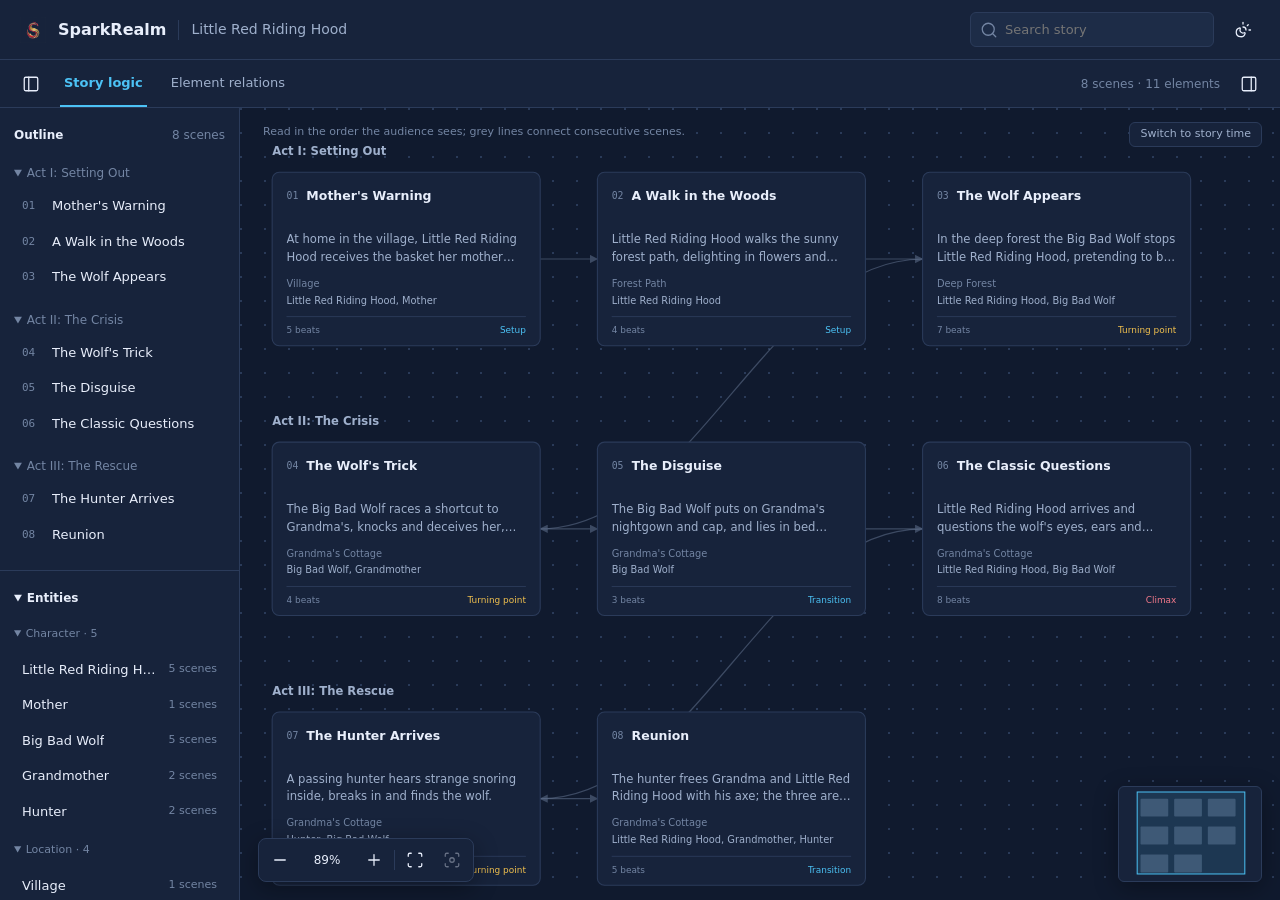
<file: little_red.en.html>
<!doctype html>
<html lang="en" data-theme="dark">
<head>
<meta charset="utf-8">
<meta name="viewport" content="width=device-width, initial-scale=1">
<title>Little Red Riding Hood · SparkRealm StoryGraph</title>
<style>:root {
  color-scheme: light;
  --bg: #f5f6f5; --panel: #ffffff; --panel-2: #f0f2f1;
  --ink: #202823; --muted: #5b665f; --dim: #69756e; --border: #dce2de;
  --accent: #177b63; --accent-soft: #e7f2ed;
  --before: #687b91; --causes: #ba5063; --setsUp: #987017; --overlaps: #7564b5;
  --left-width: 240px; --right-width: 344px;
  --shadow: 0 6px 24px #18261d12;
}
[data-theme="dark"] {
  color-scheme: dark;
  --bg: #101a2e; --panel: #17233b; --panel-2: #1d2c47;
  --ink: #e8eefb; --muted: #9fb0cc; --dim: #7385a3; --border: #2b3b5a;
  --accent: #4cc2f5; --accent-soft: #16324c;
  --before: #6ba4f7; --causes: #f2798a; --setsUp: #f2c14e; --overlaps: #a894f5;
  --shadow: 0 6px 24px #00000055;
}
* { box-sizing: border-box; letter-spacing: 0; }
html, body { margin: 0; height: 100%; }
body { font: 14px/1.5 ui-sans-serif, system-ui, "PingFang SC", "Microsoft YaHei", sans-serif; color: var(--ink); background: var(--bg); display: grid; grid-template: 60px 48px minmax(0, 1fr) / var(--left-width) minmax(0, 1fr) 0; grid-template-areas: "top top top" "bar bar bar" "left canvas right"; height: 100dvh; overflow: hidden; }
body.left-closed { --left-width: 0px; }
body.right-open { grid-template-columns: var(--left-width) minmax(0, 1fr) 0; }
button, input, select { font: inherit; color: inherit; }
button { cursor: pointer; }
button:disabled { cursor: default; opacity: .38; }
button, select, input { border: 1px solid var(--border); border-radius: 6px; background: var(--panel); }
button:hover:not(:disabled) { background: var(--panel-2); }
button:focus-visible, input:focus-visible, select:focus-visible, summary:focus-visible { outline: 2px solid var(--accent); outline-offset: 3px; }
button { -webkit-tap-highlight-color: transparent; }
[hidden] { display: none !important; }
.icon { width: 18px; height: 18px; fill: none; stroke: currentColor; stroke-width: 1.7; stroke-linecap: round; stroke-linejoin: round; flex: none; }
.icon-defs { width: 0; height: 0; position: absolute; }
.icon-button { width: 34px; height: 34px; display: inline-flex; align-items: center; justify-content: center; flex: none; padding: 0; border-color: transparent; background: transparent; }
.divider { height: 20px; width: 1px; background: var(--border); flex: none; }
.topbar { grid-area: top; display: flex; justify-content: space-between; align-items: center; gap: 24px; padding: 0 20px; background: var(--panel); border-bottom: 1px solid var(--border); z-index: 25; min-width: 0; }
.brand { display: flex; align-items: center; gap: 12px; min-width: 0; }
.brand strong { font-size: 16px; white-space: nowrap; }
.brand-icon { color: var(--accent); width: 24px; height: 24px; }
.brand-logo { width: 26px; height: 26px; object-fit: contain; flex: none; }
.story-title { color: var(--muted); overflow: hidden; text-overflow: ellipsis; white-space: nowrap; }
.header-actions { display: flex; align-items: center; gap: 12px; flex: none; }
.search-wrap { width: 244px; position: relative; display: flex; align-items: center; }
.search-wrap > .icon { position: absolute; left: 10px; color: var(--dim); pointer-events: none; }
#search { padding: 7px 10px 7px 34px; width: 100%; background: var(--panel-2); font-size: 13px; }
.search-results { position: absolute; right: 0; top: 42px; width: 360px; max-width: calc(100vw - 24px); max-height: 380px; overflow: auto; padding: 6px; background: var(--panel); border: 1px solid var(--border); border-radius: 8px; box-shadow: var(--shadow); }
.search-result { display: block; text-align: left; width: 100%; border: 0; padding: 10px; }
.search-result.active { background: var(--accent-soft); }
.search-result .result-type { font-size: 11px; color: var(--dim); display: block; }
.search-result .result-text { display: block; overflow-wrap: anywhere; }
mark { color: var(--ink); background: var(--accent-soft); font-weight: 650; }
.search-empty { padding: 16px; color: var(--muted); }
.workspace-bar { grid-area: bar; display: flex; align-items: center; gap: 12px; padding: 0 14px; border-bottom: 1px solid var(--border); background: var(--panel); z-index: 10; }
.seg { display: flex; height: 100%; gap: 20px; }
.seg button { border: 0; border-bottom: 2px solid transparent; border-radius: 0; padding: 0 4px; background: transparent; color: var(--muted); font-size: 13px; white-space: nowrap; }
.seg button.active { color: var(--accent); border-bottom-color: var(--accent); font-weight: 650; }
.subseg { margin-left: 8px; gap: 14px; }
.subseg button { font-size: 12px; }
.workspace-count { margin-left: auto; font-size: 12px; color: var(--dim); }
#toggle-right { margin-left: auto; }
.workspace-count + #toggle-right { margin-left: 0; }
.left { grid-area: left; min-width: 0; overflow: auto; border-right: 1px solid var(--border); background: var(--panel); z-index: 12; }
.left-closed .left { visibility: hidden; }
.panel { padding: 18px 14px; border-bottom: 1px solid var(--border); }
.section-heading { display: flex; justify-content: space-between; align-items: center; margin-bottom: 14px; }
.section-heading h2, .panel > summary { font-size: 12px; font-weight: 650; margin: 0; }
.section-heading > span { color: var(--dim); font-size: 12px; }
.panel > summary { cursor: pointer; }
.panel[open] > summary { margin-bottom: 14px; }
.act { margin-top: 10px; }
.act > summary { cursor: pointer; font-size: 12px; color: var(--dim); padding: 6px 0; overflow-wrap: anywhere; }
.scene-item, .entity-item { display: flex; align-items: center; gap: 10px; width: 100%; text-align: left; background: transparent; border: 0; padding: 8px; font-size: 13px; }
.scene-item > span:last-child, .entity-item > span:first-child { overflow: hidden; text-overflow: ellipsis; white-space: nowrap; }
.item-number { color: var(--dim); font: 11px ui-monospace, monospace; width: 20px; flex: none; }
.scene-item.active, .entity-item.active { background: var(--accent-soft); color: var(--accent); }
.group-title { color: var(--dim); font-size: 11px; margin: 14px 0 6px; }
.entity-group { margin: 8px 0; }
.entity-group > summary { cursor: pointer; color: var(--dim); font-size: 11px; padding: 5px 0; }
.entity-group[open] > summary { margin-bottom: 4px; }
.entity-item .count { color: var(--dim); margin-left: auto; flex: none; font-size: 11px; }
.filter-label { display: flex; align-items: center; gap: 8px; font-size: 12px; padding: 5px 0; }
input[type="checkbox"] { accent-color: var(--accent); }
.line-swatch { width: 20px; height: 0; border-top: 2px solid var(--before); }
.line-swatch.causes { border-color: var(--causes); }
.line-swatch.setsUp { border-color: var(--setsUp); border-top-style: dashed; }
.line-swatch.overlaps { border-color: var(--overlaps); border-top-style: dotted; }
.canvas { grid-area: canvas; position: relative; min-width: 0; min-height: 0; overflow: hidden; background: radial-gradient(circle at 1px 1px, var(--border) .7px, transparent 1px) 0 0 / 24px 24px, var(--bg); }
.story-svg { position: absolute; inset: 0; width: 100%; height: 100%; display: none; cursor: grab; touch-action: none; }
.story-svg.active { display: block; }
.story-svg.panning { cursor: grabbing; }
.context-bar { position: absolute; left: 18px; right: 18px; top: 14px; z-index: 4; display: flex; justify-content: space-between; align-items: flex-start; gap: 10px; pointer-events: none; }
#mode-context { background: var(--bg); padding: 2px 5px; font-size: 11px; color: var(--dim); }
.layout-toggle { pointer-events: auto; font-size: 11px; padding: 3px 10px; border-radius: 6px; background: var(--panel); color: var(--muted); white-space: nowrap; }
.layout-toggle:hover { color: var(--ink); border-color: var(--dim); }
#relation-scope-wrap { font-size: 12px; color: var(--muted); pointer-events: auto; display: flex; align-items: center; gap: 8px; background: var(--panel); border: 1px solid var(--border); padding: 4px 8px; border-radius: 6px; }
#relation-scope { max-width: 180px; width: 150px; font-size: 12px; padding: 4px; border: 0; }
.column-label { fill: var(--muted); font-size: 13px; font-weight: 600; }
.graph-node { cursor: pointer; outline: none; }
.node-box { fill: var(--panel); stroke: var(--border); stroke-width: 1.2; }
.graph-node:hover .node-box { stroke: var(--dim); }
.graph-node.selected .node-box, .graph-node:focus-visible .node-box { stroke: var(--accent); stroke-width: 2.5; }
.graph-node.neighbor .node-box { stroke: var(--accent); stroke-opacity: .55; }
.graph-node.dim { opacity: .42; }
.node-content { width: 100%; height: 100%; padding: 15px; overflow: hidden; color: var(--ink); font-size: 13px; line-height: 1.5; }
.node-heading { display: flex; align-items: flex-start; gap: 9px; height: 43px; }
.node-number { flex: none; font: 11px/22px ui-monospace, monospace; color: var(--dim); }
.node-title { font-size: 14px; font-weight: 650; line-height: 21px; overflow-wrap: anywhere; display: -webkit-box; -webkit-line-clamp: 2; -webkit-box-orient: vertical; overflow: hidden; }
.node-summary { margin: 6px 0 10px; height: 40px; color: var(--muted); font-size: 13px; line-height: 20px; display: -webkit-box; -webkit-line-clamp: 2; -webkit-box-orient: vertical; overflow: hidden; overflow-wrap: anywhere; }
.node-people, .node-location { color: var(--muted); font-size: 11px; line-height: 19px; overflow: hidden; text-overflow: ellipsis; white-space: nowrap; }
.node-location { color: var(--dim); }
.node-footer { display: flex; justify-content: space-between; gap: 6px; align-items: center; border-top: 1px solid var(--border); padding-top: 7px; margin-top: 8px; color: var(--dim); font-size: 10px; }
.node-badges { display: flex; gap: 8px; color: var(--accent); }
.role-climax .node-badges { color: var(--causes); }
.role-turningPoint .node-badges { color: var(--setsUp); }
.compact .node-content { padding: 10px 12px; }
.compact .node-heading { height: auto; }
.compact .node-title { font-size: 13px; line-height: 19px; }
.entity .node-content { padding: 10px 12px; }
.entity-heading { display: flex; align-items: center; gap: 8px; }
.entity-name { overflow: hidden; text-overflow: ellipsis; white-space: nowrap; font-weight: 600; }
.entity-kind { color: var(--accent); font-size: 10px; flex: none; }
.entity-kind.kind-location { color: var(--before); }
.entity-kind.kind-prop { color: var(--setsUp); }
.entity-count { color: var(--dim); font-size: 11px; margin-top: 7px; }
.sequence-edge { fill: none; stroke: var(--dim); stroke-width: 1.2; opacity: .45; }
.marker-sequence { fill: var(--dim); }
.logic-edge, .pair-edge { outline: none; cursor: pointer; }
.edge-line, .part-edge { fill: none; stroke-width: 1.7; }
.edge-hit { fill: none; stroke: transparent; stroke-width: 16; pointer-events: stroke; }
.logic-edge { opacity: 0; pointer-events: none; }
.logic-edge .edge-hit { pointer-events: none; }
.logic-edge.visible, .logic-edge.hot, .logic-edge.hover-show { opacity: .8; pointer-events: auto; }
.logic-edge.visible .edge-hit, .logic-edge.hot .edge-hit, .logic-edge.hover-show .edge-hit { pointer-events: stroke; }
.edge-line { stroke: var(--before); }
.rel-causes .edge-line { stroke: var(--causes); }
.rel-setsUp .edge-line { stroke: var(--setsUp); stroke-dasharray: 5 4; }
.rel-overlaps .edge-line { stroke: var(--overlaps); stroke-dasharray: 2 4; }
.marker-before { fill: var(--before); }
.marker-causes { fill: var(--causes); }
.marker-setsUp { fill: var(--setsUp); }
.marker-person { fill: var(--accent); }
.pair-edge .edge-line { stroke: var(--accent); }
/* 要素关系：连线默认隐藏，选中/悬停或勾选“显示连线”才出现 */
.pair-edge, .part-edge { opacity: 0; pointer-events: none; }
.part-edge { stroke: var(--dim); }
.edge-line, .sequence-edge, .part-edge { vector-effect: non-scaling-stroke; }
.hot .edge-line, .logic-edge:focus-visible .edge-line, .pair-edge:focus-visible .edge-line { stroke-width: 3; }
.part-edge.hot, .part-edge.hover-show, .charm-svg.show-edges .part-edge { opacity: .5; stroke: var(--dim); }
.part-edge.hot { stroke: var(--accent); opacity: .8; stroke-width: 2; pointer-events: auto; }
.pair-edge.hot, .pair-edge.hover-show, .charm-svg.show-edges .pair-edge { opacity: .78; pointer-events: auto; }
.pair-edge.dim { opacity: .12; }
.scope-off, .type-off, .filter-off { display: none !important; }
.canvas-toolbar { position: absolute; left: 18px; bottom: 18px; display: flex; gap: 3px; align-items: center; padding: 4px; background: var(--panel); border: 1px solid var(--border); border-radius: 8px; box-shadow: var(--shadow); z-index: 5; }
.zoom-value { width: 54px; border: 0; font-size: 12px; padding: 7px 0; background: transparent; font-variant-numeric: tabular-nums; }
.clear-selection { position: absolute; top: 52px; left: 22px; display: flex; align-items: center; gap: 5px; font-size: 11px; padding: 4px 7px; z-index: 5; }
.clear-selection .icon { width: 13px; height: 13px; }
.minimap { position: absolute; right: 18px; bottom: 18px; width: 144px; height: 96px; background: var(--panel); border: 1px solid var(--border); border-radius: 6px; overflow: hidden; box-shadow: var(--shadow); z-index: 5; cursor: crosshair; }
.minimap rect { fill: var(--dim); opacity: .4; }
.minimap rect.vp { fill: var(--accent); fill-opacity: .12; stroke: var(--accent); opacity: 1; }
.right { position: fixed; right: 0; top: 108px; bottom: 0; width: var(--right-width); min-width: 0; overflow: auto; background: var(--panel); border-left: 1px solid var(--border); box-shadow: var(--shadow); visibility: hidden; z-index: 15; }
.right-open .right { visibility: visible; }
.detail-toolbar { display: flex; align-items: center; justify-content: space-between; padding: 10px 16px; position: sticky; top: 0; background: var(--panel); border-bottom: 1px solid var(--border); z-index: 2; color: var(--dim); font-size: 12px; }
.detail-toolbar-left { display: flex; align-items: center; gap: 8px; }
.detail { padding: 20px; font-size: 13px; overflow-wrap: anywhere; }
.detail h3 { margin: 0 0 10px; font-size: 19px; line-height: 1.5; }
.detail h4, .detail details > summary { margin: 24px 0 10px; font-size: 12px; font-weight: 650; }
.detail details > summary { cursor: pointer; }
.detail p { color: var(--muted); line-height: 1.8; }
.detail .sub { color: var(--dim); font-size: 11px; margin-bottom: 10px; }
.detail .row { margin: 7px 0; color: var(--muted); }
.detail .row b { color: var(--ink); font-weight: 550; }
.detail .ref-row { margin: 7px 0; }
.ref-kind { display: inline-block; min-width: 28px; color: var(--dim); font-size: 11px; margin-right: 6px; }
.ref-row .jump { color: var(--accent); }
.ref-row .jump:hover { text-decoration: underline; }
.ref-state { color: var(--muted); }
.detail .tag { display: inline-block; background: var(--panel-2); border-radius: 3px; padding: 2px 6px; font-size: 11px; margin: 0 4px 4px 0; }
.detail .jump { color: var(--accent); border: 0; background: transparent; padding: 0; text-align: left; cursor: pointer; }
.detail .jump:hover { text-decoration: underline; }
.edit-btn { font-size: 11px; padding: 2px 8px; margin-left: 6px; border: 1px solid var(--border); border-radius: 6px; background: transparent; color: var(--accent); cursor: pointer; vertical-align: middle; }
.edit-btn:hover { border-color: var(--accent); }
.scene-nav { display: flex; justify-content: space-between; margin: 18px 0; }
.scene-nav button { display: flex; align-items: center; gap: 4px; padding: 6px 8px; font-size: 12px; }
.beat-item { display: block; width: 100%; text-align: left; background: transparent; border: 0; border-left: 2px solid var(--border); border-radius: 0; padding: 8px 10px; margin: 4px 0; line-height: 1.8; font-size: 13px; overflow-wrap: anywhere; }
.beat-item b { display: block; color: var(--dim); font-size: 11px; }
.beat-item.selected { border-left-color: var(--accent); background: var(--accent-soft); }
.relation-item { border-top: 1px solid var(--border); padding: 10px 0; line-height: 1.8; }
.relation-item .scope-label { display: block; color: var(--dim); font-size: 11px; }
.pair-block { margin: 10px 0; }
.pair-block > summary { cursor: pointer; font-size: 13px; font-weight: 550; padding: 6px 0; }
.pair-block.static { font-size: 13px; font-weight: 550; }
.pair-chain { display: block; color: var(--muted); font-size: 12px; font-weight: 400; margin-top: 3px; }
.pair-block > summary .jump { border: 0; background: transparent; padding: 0; color: var(--accent); }
.detail .evo-event { display: block; width: 100%; text-align: left; background: transparent; border: 0; border-top: 1px solid var(--border); border-radius: 0; padding: 9px 4px; line-height: 1.7; color: var(--ink); cursor: pointer; }
.detail .evo-event:hover { background: var(--panel-2); }
.rel-kinds { color: var(--ink); font-size: 12px; margin: 4px 0 6px; }
.evo-event b { display: block; }
.evo-transition { color: var(--accent); }
.evo-reason { display: block; color: var(--muted); font-size: 12px; }
.evo-preview { padding: 8px 4px 12px; border-top: 1px dashed var(--border); background: var(--panel-2); border-radius: 6px; }
.evo-preview .row { margin: 5px 0; }
.preview-beat { margin: 5px 0; color: var(--muted); line-height: 1.7; }
.preview-beat b { display: inline-block; min-width: 30px; color: var(--dim); font-weight: 500; margin-right: 6px; }
.detail .scene-appearance { padding: 10px 0; border-bottom: 1px solid var(--border); }
.detail .scene-appearance button { display: inline-flex; align-items: baseline; gap: 8px; }
.detail .scene-appearance p { margin: 6px 0; }
.detail code { font-size: 11px; }
.ref-thumb { width: 40px; height: 40px; object-fit: cover; border-radius: 4px; margin-right: 8px; vertical-align: middle; }
#empty-state { position: absolute; inset: 40% 0 auto; text-align: center; color: var(--muted); }
.sr-only { position: absolute; width: 1px; height: 1px; padding: 0; margin: -1px; overflow: hidden; clip-path: inset(50%); white-space: nowrap; }
@media (max-width: 1100px) {
  :root { --left-width: 210px; --right-width: 320px; }
  body.right-open { grid-template-columns: var(--left-width) minmax(0, 1fr) 0; }
  .minimap { display: none; }
}
@media (max-width: 700px) {
  body, body.right-open { grid-template-columns: 0 minmax(0, 1fr) 0; }
  .topbar { padding: 0 12px; gap: 12px; }
  .brand { gap: 7px; }
  .brand strong { font-size: 14px; }
  .brand .divider, .story-title { display: none; }
  .header-actions { gap: 3px; min-width: 0; }
  .search-wrap { width: 132px; }
  .workspace-bar { gap: 5px; padding: 0 8px; }
  .seg { gap: 14px; }
  .seg button { font-size: 12px; }
  .workspace-count { display: none; }
  #toggle-right { margin-left: auto; }
  .left { position: fixed; left: 0; top: 108px; bottom: 0; width: 260px; box-shadow: var(--shadow); }
  .right { width: min(344px, 100vw); }
  .context-bar { left: 12px; right: 12px; flex-wrap: wrap; }
  #relation-scope-wrap { margin-left: auto; }
  .canvas-toolbar { left: 12px; bottom: 12px; }
  .clear-selection { top: 84px; left: 12px; }
}
</style>
</head>
<body>
<!-- Lucide icons, lucide-static v1.47.0, ISC license. -->
<svg class="icon-defs" xmlns="http://www.w3.org/2000/svg" aria-hidden="true"><defs>
  <symbol id="icon-panel-left" viewBox="0 0 24 24"><rect width="18" height="18" x="3" y="3" rx="2"/><path d="M9 3v18"/></symbol>
  <symbol id="icon-panel-right" viewBox="0 0 24 24"><rect width="18" height="18" x="3" y="3" rx="2"/><path d="M15 3v18"/></symbol>
  <symbol id="icon-search" viewBox="0 0 24 24"><path d="m21 21-4.34-4.34"/><circle cx="11" cy="11" r="8"/></symbol>
  <symbol id="icon-scan" viewBox="0 0 24 24"><path d="M3 7V5a2 2 0 0 1 2-2h2"/><path d="M17 3h2a2 2 0 0 1 2 2v2"/><path d="M21 17v2a2 2 0 0 1-2 2h-2"/><path d="M7 21H5a2 2 0 0 1-2-2v-2"/></symbol>
  <symbol id="icon-focus" viewBox="0 0 24 24"><circle cx="12" cy="12" r="3"/><path d="M3 7V5a2 2 0 0 1 2-2h2"/><path d="M17 3h2a2 2 0 0 1 2 2v2"/><path d="M21 17v2a2 2 0 0 1-2 2h-2"/><path d="M7 21H5a2 2 0 0 1-2-2v-2"/></symbol>
  <symbol id="icon-sun-moon" viewBox="0 0 24 24"><path d="M12 2v2"/><path d="M14.837 16.385a6 6 0 1 1-7.223-7.222c.624-.147.97.66.715 1.248a4 4 0 0 0 5.26 5.259c.589-.255 1.396.09 1.248.715"/><path d="M16 12a4 4 0 0 0-4-4"/><path d="m19 5-1.256 1.256"/><path d="M20 12h2"/></symbol>
  <symbol id="icon-minus" viewBox="0 0 24 24"><path d="M5 12h14"/></symbol>
  <symbol id="icon-plus" viewBox="0 0 24 24"><path d="M5 12h14"/><path d="M12 5v14"/></symbol>
  <symbol id="icon-x" viewBox="0 0 24 24"><path d="M18 6 6 18"/><path d="m6 6 12 12"/></symbol>
  <symbol id="icon-chevron-left" viewBox="0 0 24 24"><path d="m15 18-6-6 6-6"/></symbol>
  <symbol id="icon-chevron-right" viewBox="0 0 24 24"><path d="m9 18 6-6-6-6"/></symbol>
  <symbol id="icon-network" viewBox="0 0 24 24"><rect x="16" y="16" width="6" height="6" rx="1"/><rect x="2" y="16" width="6" height="6" rx="1"/><rect x="9" y="2" width="6" height="6" rx="1"/><path d="M5 16v-3a1 1 0 0 1 1-1h12a1 1 0 0 1 1 1v3"/><path d="M12 12V8"/></symbol>
  <symbol id="icon-triangle-alert" viewBox="0 0 24 24"><path d="m21.73 18-8-14a2 2 0 0 0-3.48 0l-8 14A2 2 0 0 0 4 21h16a2 2 0 0 0 1.73-3"/><path d="M12 9v4"/><path d="M12 17h.01"/></symbol>
</defs></svg>

<header class="topbar">
  <div class="brand"><img class="brand-logo" src="[data-uri]" alt="SparkRealm"><strong>SparkRealm</strong><span class="divider"></span><span class="story-title" title="Little Red Riding Hood">Little Red Riding Hood</span></div>
  <div class="header-actions">
    <div class="search-wrap"><svg class="icon"><use href="#icon-search"/></svg><input id="search" type="search" autocomplete="off" placeholder="搜索故事" data-i18n-placeholder="search_placeholder" aria-label="搜索场景、节拍或要素" data-i18n-aria="aria_search" aria-controls="search-results" aria-expanded="false"><div id="search-results" class="search-results" hidden></div></div>
    <button class="icon-button" id="theme" type="button" title="切换主题" data-i18n-title="title_theme" aria-label="切换主题" data-i18n-aria="title_theme"><svg class="icon"><use href="#icon-sun-moon"/></svg></button>
  </div>
</header>
<nav class="workspace-bar" aria-label="图谱视图" data-i18n-aria="aria_workspace">
  <button class="icon-button" id="toggle-left" title="显示或收起目录" data-i18n-title="title_toggle_left" aria-label="显示或收起目录" data-i18n-aria="title_toggle_left" aria-expanded="true" aria-controls="left-panel"><svg class="icon"><use href="#icon-panel-left"/></svg></button>
  <div class="seg" role="tablist" aria-label="故事视图" data-i18n-aria="aria_views">
    <button role="tab" data-view="logic" aria-selected="true" class="active" data-i18n="tab_logic">故事逻辑</button>
    <button role="tab" data-view="charmap" aria-selected="false" tabindex="-1" data-i18n="tab_charmap">要素关系</button>
  </div>

  <span id="story-count" class="workspace-count"></span>
  <button class="icon-button" id="toggle-right" title="显示或收起详情" data-i18n-title="title_toggle_right" aria-label="显示或收起详情" data-i18n-aria="title_toggle_right" aria-expanded="false" aria-controls="right-panel"><svg class="icon"><use href="#icon-panel-right"/></svg></button>
</nav>
<aside class="left" id="left-panel" aria-label="故事目录" data-i18n-aria="nav_outline">
  <section class="panel"><div class="section-heading"><h2 data-i18n="nav_outline">故事大纲</h2><span id="scene-count"></span></div><div id="outline"></div></section>
  <details class="panel" open><summary data-i18n="nav_entities">故事要素</summary><div id="entities"></div></details>
  <details class="panel"><summary data-i18n="nav_plot">故事情节</summary><div id="legend"></div></details>
</aside>
<main class="canvas" id="canvas" aria-label="故事图谱画布" data-i18n-aria="aria_canvas">
  <div class="context-bar"><span id="mode-context"></span><button type="button" id="layout-toggle" class="layout-toggle" hidden></button><label id="relation-scope-wrap" hidden><span data-i18n="relation_scope_label">关系时点</span> <select id="relation-scope" aria-label="关系生效场景" data-i18n-aria="relation_scope_label"></select></label></div>
  <svg class="story-svg" data-mode="telling" viewBox="0 0 1164 930" aria-label="Telling-order graph"><defs><marker id="telling-before" viewBox="0 0 10 10" refX="9" refY="5" markerWidth="7" markerHeight="7" orient="auto-start-reverse"><path d="M 0 0 L 10 5 L 0 10 z" class="marker-before"/></marker><marker id="telling-causes" viewBox="0 0 10 10" refX="9" refY="5" markerWidth="7" markerHeight="7" orient="auto-start-reverse"><path d="M 0 0 L 10 5 L 0 10 z" class="marker-causes"/></marker><marker id="telling-setsUp" viewBox="0 0 10 10" refX="9" refY="5" markerWidth="7" markerHeight="7" orient="auto-start-reverse"><path d="M 0 0 L 10 5 L 0 10 z" class="marker-setsUp"/></marker><marker id="telling-sequence" viewBox="0 0 10 10" refX="9" refY="5" markerWidth="7" markerHeight="7" orient="auto-start-reverse"><path d="M 0 0 L 10 5 L 0 10 z" class="marker-sequence"/></marker><marker id="telling-person" viewBox="0 0 10 10" refX="9" refY="5" markerWidth="7" markerHeight="7" orient="auto-start-reverse"><path d="M 0 0 L 10 5 L 0 10 z" class="marker-person"/></marker></defs><g class="edges"><path class="sequence-edge" d="M 336 169 C 362 169 374 169 400 169" marker-end="url(#telling-sequence)"/><path class="sequence-edge" d="M 700 169 C 726 169 738 169 764 169" marker-end="url(#telling-sequence)"/><path class="sequence-edge" d="M 764 169 C 592.8 169 507.20000000000005 471 336 471" marker-end="url(#telling-sequence)"/><path class="sequence-edge" d="M 336 471 C 362 471 374 471 400 471" marker-end="url(#telling-sequence)"/><path class="sequence-edge" d="M 700 471 C 726 471 738 471 764 471" marker-end="url(#telling-sequence)"/><path class="sequence-edge" d="M 764 471 C 592.8 471 507.20000000000005 773 336 773" marker-end="url(#telling-sequence)"/><path class="sequence-edge" d="M 336 773 C 362 773 374 773 400 773" marker-end="url(#telling-sequence)"/><g class="logic-edge rel-before" data-edge-id="lr_001" data-source="scene_001" data-target="scene_002" data-kind="before" tabindex="0" role="button" aria-label="Sequence："><path class="edge-hit" d="M 336 151 C 362 151 374 151 400 151"/><path class="edge-line" d="M 336 151 C 362 151 374 151 400 151" marker-end="url(#telling-before)"/><title>Sequence：</title></g><g class="logic-edge rel-before" data-edge-id="lr_002" data-source="scene_002" data-target="scene_003" data-kind="before" tabindex="0" role="button" aria-label="Sequence："><path class="edge-hit" d="M 700 151 C 726 151 738 151 764 151"/><path class="edge-line" d="M 700 151 C 726 151 738 151 764 151" marker-end="url(#telling-before)"/><title>Sequence：</title></g><g class="logic-edge rel-before" data-edge-id="lr_003" data-source="scene_003" data-target="scene_004" data-kind="before" tabindex="0" role="button" aria-label="Sequence："><path class="edge-hit" d="M 764 151 C 592.8 151 507.20000000000005 453 336 453"/><path class="edge-line" d="M 764 151 C 592.8 151 507.20000000000005 453 336 453" marker-end="url(#telling-before)"/><title>Sequence：</title></g><g class="logic-edge rel-before" data-edge-id="lr_004" data-source="scene_004" data-target="scene_005" data-kind="before" tabindex="0" role="button" aria-label="Sequence："><path class="edge-hit" d="M 336 453 C 362 453 374 453 400 453"/><path class="edge-line" d="M 336 453 C 362 453 374 453 400 453" marker-end="url(#telling-before)"/><title>Sequence：</title></g><g class="logic-edge rel-before" data-edge-id="lr_005" data-source="scene_005" data-target="scene_006" data-kind="before" tabindex="0" role="button" aria-label="Sequence："><path class="edge-hit" d="M 700 453 C 726 453 738 453 764 453"/><path class="edge-line" d="M 700 453 C 726 453 738 453 764 453" marker-end="url(#telling-before)"/><title>Sequence：</title></g><g class="logic-edge rel-before" data-edge-id="lr_006" data-source="scene_006" data-target="scene_007" data-kind="before" tabindex="0" role="button" aria-label="Sequence："><path class="edge-hit" d="M 764 453 C 592.8 453 507.20000000000005 755 336 755"/><path class="edge-line" d="M 764 453 C 592.8 453 507.20000000000005 755 336 755" marker-end="url(#telling-before)"/><title>Sequence：</title></g><g class="logic-edge rel-before" data-edge-id="lr_007" data-source="scene_007" data-target="scene_008" data-kind="before" tabindex="0" role="button" aria-label="Sequence："><path class="edge-hit" d="M 336 755 C 362 755 374 755 400 755"/><path class="edge-line" d="M 336 755 C 362 755 374 755 400 755" marker-end="url(#telling-before)"/><title>Sequence：</title></g><g class="logic-edge rel-setsUp" data-edge-id="lr_008" data-source="scene_002" data-target="scene_003" data-kind="setsUp" tabindex="0" role="button" aria-label="Setup：The yellow eyes in the thicket foreshadow the meeting in the woods."><path class="edge-hit" d="M 700 160 C 726 160 738 160 764 160"/><path class="edge-line" d="M 700 160 C 726 160 738 160 764 160" marker-end="url(#telling-setsUp)"/><title>Setup：The yellow eyes in the thicket foreshadow the meeting in the woods.</title></g><g class="logic-edge rel-causes" data-edge-id="lr_009" data-source="scene_003" data-target="scene_004" data-kind="causes" tabindex="0" role="button" aria-label="Causality：Little Red Riding Hood reveals Grandma&#39;s address, prompting the wolf to race there."><path class="edge-hit" d="M 764 160 C 592.8 160 507.20000000000005 462 336 462"/><path class="edge-line" d="M 764 160 C 592.8 160 507.20000000000005 462 336 462" marker-end="url(#telling-causes)"/><title>Causality：Little Red Riding Hood reveals Grandma&#39;s address, prompting the wolf to race there.</title></g><g class="logic-edge rel-causes" data-edge-id="lr_010" data-source="scene_007" data-target="scene_008" data-kind="causes" tabindex="0" role="button" aria-label="Causality：The hunter frees Little Red Riding Hood and Grandma, leading to the reunion."><path class="edge-hit" d="M 336 764 C 362 764 374 764 400 764"/><path class="edge-line" d="M 336 764 C 362 764 374 764 400 764" marker-end="url(#telling-causes)"/><title>Causality：The hunter frees Little Red Riding Hood and Grandma, leading to the reunion.</title></g></g><g class="nodes"><g class="graph-node scene role-setup" data-node-id="scene_001" data-node-type="scene" transform="translate(36 72)" tabindex="0" role="button">
    <rect class="node-box" width="300" height="194" rx="8"/>
    <foreignObject x="1" y="1" width="298" height="192"><div xmlns="http://www.w3.org/1999/xhtml" class="node-content"><div class="node-heading"><span class="node-number">01</span><span class="node-title" title="Mother&#39;s Warning">Mother&#39;s Warning</span></div>
    <p class="node-summary" title="At home in the village, Little Red Riding Hood receives the basket her mother prepared and is told to take the main road and not talk to strangers.">At home in the village, Little Red Riding Hood receives the basket her mother prepared and is told to take the main road and not talk to strangers.</p>
    <div class="node-location" title="Village">Village</div>
    <div class="node-people" title="Little Red Riding Hood, Mother">Little Red Riding Hood, Mother</div>
    <div class="node-footer"><span>5 beats</span><span class="node-badges"><span>Setup</span></span></div></div></foreignObject>
  </g><g class="graph-node scene role-setup" data-node-id="scene_002" data-node-type="scene" transform="translate(400 72)" tabindex="0" role="button">
    <rect class="node-box" width="300" height="194" rx="8"/>
    <foreignObject x="1" y="1" width="298" height="192"><div xmlns="http://www.w3.org/1999/xhtml" class="node-content"><div class="node-heading"><span class="node-number">02</span><span class="node-title" title="A Walk in the Woods">A Walk in the Woods</span></div>
    <p class="node-summary" title="Little Red Riding Hood walks the sunny forest path, delighting in flowers and butterflies.">Little Red Riding Hood walks the sunny forest path, delighting in flowers and butterflies.</p>
    <div class="node-location" title="Forest Path">Forest Path</div>
    <div class="node-people" title="Little Red Riding Hood">Little Red Riding Hood</div>
    <div class="node-footer"><span>4 beats</span><span class="node-badges"><span>Setup</span></span></div></div></foreignObject>
  </g><g class="graph-node scene role-turningPoint" data-node-id="scene_003" data-node-type="scene" transform="translate(764 72)" tabindex="0" role="button">
    <rect class="node-box" width="300" height="194" rx="8"/>
    <foreignObject x="1" y="1" width="298" height="192"><div xmlns="http://www.w3.org/1999/xhtml" class="node-content"><div class="node-heading"><span class="node-number">03</span><span class="node-title" title="The Wolf Appears">The Wolf Appears</span></div>
    <p class="node-summary" title="In the deep forest the Big Bad Wolf stops Little Red Riding Hood, pretending to be friendly and coaxing out that she is going to Grandma&#39;s.">In the deep forest the Big Bad Wolf stops Little Red Riding Hood, pretending to be friendly and coaxing out that she is going to Grandma&#39;s.</p>
    <div class="node-location" title="Deep Forest">Deep Forest</div>
    <div class="node-people" title="Little Red Riding Hood, Big Bad Wolf">Little Red Riding Hood, Big Bad Wolf</div>
    <div class="node-footer"><span>7 beats</span><span class="node-badges"><span>Turning point</span></span></div></div></foreignObject>
  </g><g class="graph-node scene role-turningPoint" data-node-id="scene_004" data-node-type="scene" transform="translate(36 374)" tabindex="0" role="button">
    <rect class="node-box" width="300" height="194" rx="8"/>
    <foreignObject x="1" y="1" width="298" height="192"><div xmlns="http://www.w3.org/1999/xhtml" class="node-content"><div class="node-heading"><span class="node-number">04</span><span class="node-title" title="The Wolf&#39;s Trick">The Wolf&#39;s Trick</span></div>
    <p class="node-summary" title="The Big Bad Wolf races a shortcut to Grandma&#39;s, knocks and deceives her, then swallows her whole.">The Big Bad Wolf races a shortcut to Grandma&#39;s, knocks and deceives her, then swallows her whole.</p>
    <div class="node-location" title="Grandma&#39;s Cottage">Grandma&#39;s Cottage</div>
    <div class="node-people" title="Big Bad Wolf, Grandmother">Big Bad Wolf, Grandmother</div>
    <div class="node-footer"><span>4 beats</span><span class="node-badges"><span>Turning point</span></span></div></div></foreignObject>
  </g><g class="graph-node scene role-transition" data-node-id="scene_005" data-node-type="scene" transform="translate(400 374)" tabindex="0" role="button">
    <rect class="node-box" width="300" height="194" rx="8"/>
    <foreignObject x="1" y="1" width="298" height="192"><div xmlns="http://www.w3.org/1999/xhtml" class="node-content"><div class="node-heading"><span class="node-number">05</span><span class="node-title" title="The Disguise">The Disguise</span></div>
    <p class="node-summary" title="The Big Bad Wolf puts on Grandma&#39;s nightgown and cap, and lies in bed waiting for Little Red Riding Hood.">The Big Bad Wolf puts on Grandma&#39;s nightgown and cap, and lies in bed waiting for Little Red Riding Hood.</p>
    <div class="node-location" title="Grandma&#39;s Cottage">Grandma&#39;s Cottage</div>
    <div class="node-people" title="Big Bad Wolf">Big Bad Wolf</div>
    <div class="node-footer"><span>3 beats</span><span class="node-badges"><span>Transition</span></span></div></div></foreignObject>
  </g><g class="graph-node scene role-climax" data-node-id="scene_006" data-node-type="scene" transform="translate(764 374)" tabindex="0" role="button">
    <rect class="node-box" width="300" height="194" rx="8"/>
    <foreignObject x="1" y="1" width="298" height="192"><div xmlns="http://www.w3.org/1999/xhtml" class="node-content"><div class="node-heading"><span class="node-number">06</span><span class="node-title" title="The Classic Questions">The Classic Questions</span></div>
    <p class="node-summary" title="Little Red Riding Hood arrives and questions the wolf&#39;s eyes, ears and mouth, until he reveals his true face.">Little Red Riding Hood arrives and questions the wolf&#39;s eyes, ears and mouth, until he reveals his true face.</p>
    <div class="node-location" title="Grandma&#39;s Cottage">Grandma&#39;s Cottage</div>
    <div class="node-people" title="Little Red Riding Hood, Big Bad Wolf">Little Red Riding Hood, Big Bad Wolf</div>
    <div class="node-footer"><span>8 beats</span><span class="node-badges"><span>Climax</span></span></div></div></foreignObject>
  </g><g class="graph-node scene role-turningPoint" data-node-id="scene_007" data-node-type="scene" transform="translate(36 676)" tabindex="0" role="button">
    <rect class="node-box" width="300" height="194" rx="8"/>
    <foreignObject x="1" y="1" width="298" height="192"><div xmlns="http://www.w3.org/1999/xhtml" class="node-content"><div class="node-heading"><span class="node-number">07</span><span class="node-title" title="The Hunter Arrives">The Hunter Arrives</span></div>
    <p class="node-summary" title="A passing hunter hears strange snoring inside, breaks in and finds the wolf.">A passing hunter hears strange snoring inside, breaks in and finds the wolf.</p>
    <div class="node-location" title="Grandma&#39;s Cottage">Grandma&#39;s Cottage</div>
    <div class="node-people" title="Hunter, Big Bad Wolf">Hunter, Big Bad Wolf</div>
    <div class="node-footer"><span>4 beats</span><span class="node-badges"><span>Turning point</span></span></div></div></foreignObject>
  </g><g class="graph-node scene role-transition" data-node-id="scene_008" data-node-type="scene" transform="translate(400 676)" tabindex="0" role="button">
    <rect class="node-box" width="300" height="194" rx="8"/>
    <foreignObject x="1" y="1" width="298" height="192"><div xmlns="http://www.w3.org/1999/xhtml" class="node-content"><div class="node-heading"><span class="node-number">08</span><span class="node-title" title="Reunion">Reunion</span></div>
    <p class="node-summary" title="The hunter frees Grandma and Little Red Riding Hood with his axe; the three are reunited and she learns her lesson.">The hunter frees Grandma and Little Red Riding Hood with his axe; the three are reunited and she learns her lesson.</p>
    <div class="node-location" title="Grandma&#39;s Cottage">Grandma&#39;s Cottage</div>
    <div class="node-people" title="Little Red Riding Hood, Grandmother, Hunter">Little Red Riding Hood, Grandmother, Hunter</div>
    <div class="node-footer"><span>5 beats</span><span class="node-badges"><span>Transition</span></span></div></div></foreignObject>
  </g></g><text class="column-label" x="36" y="53">Act I: Setting Out</text><text class="column-label" x="36" y="355">Act II: The Crisis</text><text class="column-label" x="36" y="657">Act III: The Rescue</text></svg><svg class="story-svg" data-mode="time" viewBox="0 0 436 2272" aria-label="Story-time graph"><defs><marker id="time-before" viewBox="0 0 10 10" refX="9" refY="5" markerWidth="7" markerHeight="7" orient="auto-start-reverse"><path d="M 0 0 L 10 5 L 0 10 z" class="marker-before"/></marker><marker id="time-causes" viewBox="0 0 10 10" refX="9" refY="5" markerWidth="7" markerHeight="7" orient="auto-start-reverse"><path d="M 0 0 L 10 5 L 0 10 z" class="marker-causes"/></marker><marker id="time-setsUp" viewBox="0 0 10 10" refX="9" refY="5" markerWidth="7" markerHeight="7" orient="auto-start-reverse"><path d="M 0 0 L 10 5 L 0 10 z" class="marker-setsUp"/></marker><marker id="time-sequence" viewBox="0 0 10 10" refX="9" refY="5" markerWidth="7" markerHeight="7" orient="auto-start-reverse"><path d="M 0 0 L 10 5 L 0 10 z" class="marker-sequence"/></marker><marker id="time-person" viewBox="0 0 10 10" refX="9" refY="5" markerWidth="7" markerHeight="7" orient="auto-start-reverse"><path d="M 0 0 L 10 5 L 0 10 z" class="marker-person"/></marker></defs><g class="edges"><g class="logic-edge rel-before" data-edge-id="lr_001" data-source="scene_001" data-target="scene_002" data-kind="before" tabindex="0" role="button" aria-label="Sequence："><path class="edge-hit" d="M 168 266 C 168 299.6 168 316.4 168 350"/><path class="edge-line" d="M 168 266 C 168 299.6 168 316.4 168 350" marker-end="url(#time-before)"/><title>Sequence：</title></g><g class="logic-edge rel-before" data-edge-id="lr_002" data-source="scene_002" data-target="scene_003" data-kind="before" tabindex="0" role="button" aria-label="Sequence："><path class="edge-hit" d="M 168 544 C 168 577.6 168 594.4 168 628"/><path class="edge-line" d="M 168 544 C 168 577.6 168 594.4 168 628" marker-end="url(#time-before)"/><title>Sequence：</title></g><g class="logic-edge rel-before" data-edge-id="lr_003" data-source="scene_003" data-target="scene_004" data-kind="before" tabindex="0" role="button" aria-label="Sequence："><path class="edge-hit" d="M 168 822 C 168 855.6 168 872.4 168 906"/><path class="edge-line" d="M 168 822 C 168 855.6 168 872.4 168 906" marker-end="url(#time-before)"/><title>Sequence：</title></g><g class="logic-edge rel-before" data-edge-id="lr_004" data-source="scene_004" data-target="scene_005" data-kind="before" tabindex="0" role="button" aria-label="Sequence："><path class="edge-hit" d="M 168 1100 C 168 1133.6 168 1150.4 168 1184"/><path class="edge-line" d="M 168 1100 C 168 1133.6 168 1150.4 168 1184" marker-end="url(#time-before)"/><title>Sequence：</title></g><g class="logic-edge rel-before" data-edge-id="lr_005" data-source="scene_005" data-target="scene_006" data-kind="before" tabindex="0" role="button" aria-label="Sequence："><path class="edge-hit" d="M 168 1378 C 168 1411.6 168 1428.4 168 1462"/><path class="edge-line" d="M 168 1378 C 168 1411.6 168 1428.4 168 1462" marker-end="url(#time-before)"/><title>Sequence：</title></g><g class="logic-edge rel-before" data-edge-id="lr_006" data-source="scene_006" data-target="scene_007" data-kind="before" tabindex="0" role="button" aria-label="Sequence："><path class="edge-hit" d="M 168 1656 C 168 1689.6 168 1706.4 168 1740"/><path class="edge-line" d="M 168 1656 C 168 1689.6 168 1706.4 168 1740" marker-end="url(#time-before)"/><title>Sequence：</title></g><g class="logic-edge rel-before" data-edge-id="lr_007" data-source="scene_007" data-target="scene_008" data-kind="before" tabindex="0" role="button" aria-label="Sequence："><path class="edge-hit" d="M 168 1934 C 168 1967.6 168 1984.4 168 2018"/><path class="edge-line" d="M 168 1934 C 168 1967.6 168 1984.4 168 2018" marker-end="url(#time-before)"/><title>Sequence：</title></g><g class="logic-edge rel-setsUp" data-edge-id="lr_008" data-source="scene_002" data-target="scene_003" data-kind="setsUp" tabindex="0" role="button" aria-label="Setup：The yellow eyes in the thicket foreshadow the meeting in the woods."><path class="edge-hit" d="M 177 544 C 177 577.6 177 594.4 177 628"/><path class="edge-line" d="M 177 544 C 177 577.6 177 594.4 177 628" marker-end="url(#time-setsUp)"/><title>Setup：The yellow eyes in the thicket foreshadow the meeting in the woods.</title></g><g class="logic-edge rel-causes" data-edge-id="lr_009" data-source="scene_003" data-target="scene_004" data-kind="causes" tabindex="0" role="button" aria-label="Causality：Little Red Riding Hood reveals Grandma&#39;s address, prompting the wolf to race there."><path class="edge-hit" d="M 177 822 C 177 855.6 177 872.4 177 906"/><path class="edge-line" d="M 177 822 C 177 855.6 177 872.4 177 906" marker-end="url(#time-causes)"/><title>Causality：Little Red Riding Hood reveals Grandma&#39;s address, prompting the wolf to race there.</title></g><g class="logic-edge rel-causes" data-edge-id="lr_010" data-source="scene_007" data-target="scene_008" data-kind="causes" tabindex="0" role="button" aria-label="Causality：The hunter frees Little Red Riding Hood and Grandma, leading to the reunion."><path class="edge-hit" d="M 177 1934 C 177 1967.6 177 1984.4 177 2018"/><path class="edge-line" d="M 177 1934 C 177 1967.6 177 1984.4 177 2018" marker-end="url(#time-causes)"/><title>Causality：The hunter frees Little Red Riding Hood and Grandma, leading to the reunion.</title></g></g><g class="nodes"><g class="graph-node scene role-setup" data-node-id="scene_001" data-node-type="scene" transform="translate(36 72)" tabindex="0" role="button">
    <rect class="node-box" width="300" height="194" rx="8"/>
    <foreignObject x="1" y="1" width="298" height="192"><div xmlns="http://www.w3.org/1999/xhtml" class="node-content"><div class="node-heading"><span class="node-number">01</span><span class="node-title" title="Mother&#39;s Warning">Mother&#39;s Warning</span></div>
    <p class="node-summary" title="At home in the village, Little Red Riding Hood receives the basket her mother prepared and is told to take the main road and not talk to strangers.">At home in the village, Little Red Riding Hood receives the basket her mother prepared and is told to take the main road and not talk to strangers.</p>
    <div class="node-location" title="Village">Village</div>
    <div class="node-people" title="Little Red Riding Hood, Mother">Little Red Riding Hood, Mother</div>
    <div class="node-footer"><span>5 beats</span><span class="node-badges"><span>Setup</span></span></div></div></foreignObject>
  </g><g class="graph-node scene role-setup" data-node-id="scene_002" data-node-type="scene" transform="translate(36 350)" tabindex="0" role="button">
    <rect class="node-box" width="300" height="194" rx="8"/>
    <foreignObject x="1" y="1" width="298" height="192"><div xmlns="http://www.w3.org/1999/xhtml" class="node-content"><div class="node-heading"><span class="node-number">02</span><span class="node-title" title="A Walk in the Woods">A Walk in the Woods</span></div>
    <p class="node-summary" title="Little Red Riding Hood walks the sunny forest path, delighting in flowers and butterflies.">Little Red Riding Hood walks the sunny forest path, delighting in flowers and butterflies.</p>
    <div class="node-location" title="Forest Path">Forest Path</div>
    <div class="node-people" title="Little Red Riding Hood">Little Red Riding Hood</div>
    <div class="node-footer"><span>4 beats</span><span class="node-badges"><span>Setup</span></span></div></div></foreignObject>
  </g><g class="graph-node scene role-turningPoint" data-node-id="scene_003" data-node-type="scene" transform="translate(36 628)" tabindex="0" role="button">
    <rect class="node-box" width="300" height="194" rx="8"/>
    <foreignObject x="1" y="1" width="298" height="192"><div xmlns="http://www.w3.org/1999/xhtml" class="node-content"><div class="node-heading"><span class="node-number">03</span><span class="node-title" title="The Wolf Appears">The Wolf Appears</span></div>
    <p class="node-summary" title="In the deep forest the Big Bad Wolf stops Little Red Riding Hood, pretending to be friendly and coaxing out that she is going to Grandma&#39;s.">In the deep forest the Big Bad Wolf stops Little Red Riding Hood, pretending to be friendly and coaxing out that she is going to Grandma&#39;s.</p>
    <div class="node-location" title="Deep Forest">Deep Forest</div>
    <div class="node-people" title="Little Red Riding Hood, Big Bad Wolf">Little Red Riding Hood, Big Bad Wolf</div>
    <div class="node-footer"><span>7 beats</span><span class="node-badges"><span>Turning point</span></span></div></div></foreignObject>
  </g><g class="graph-node scene role-turningPoint" data-node-id="scene_004" data-node-type="scene" transform="translate(36 906)" tabindex="0" role="button">
    <rect class="node-box" width="300" height="194" rx="8"/>
    <foreignObject x="1" y="1" width="298" height="192"><div xmlns="http://www.w3.org/1999/xhtml" class="node-content"><div class="node-heading"><span class="node-number">04</span><span class="node-title" title="The Wolf&#39;s Trick">The Wolf&#39;s Trick</span></div>
    <p class="node-summary" title="The Big Bad Wolf races a shortcut to Grandma&#39;s, knocks and deceives her, then swallows her whole.">The Big Bad Wolf races a shortcut to Grandma&#39;s, knocks and deceives her, then swallows her whole.</p>
    <div class="node-location" title="Grandma&#39;s Cottage">Grandma&#39;s Cottage</div>
    <div class="node-people" title="Big Bad Wolf, Grandmother">Big Bad Wolf, Grandmother</div>
    <div class="node-footer"><span>4 beats</span><span class="node-badges"><span>Turning point</span></span></div></div></foreignObject>
  </g><g class="graph-node scene role-transition" data-node-id="scene_005" data-node-type="scene" transform="translate(36 1184)" tabindex="0" role="button">
    <rect class="node-box" width="300" height="194" rx="8"/>
    <foreignObject x="1" y="1" width="298" height="192"><div xmlns="http://www.w3.org/1999/xhtml" class="node-content"><div class="node-heading"><span class="node-number">05</span><span class="node-title" title="The Disguise">The Disguise</span></div>
    <p class="node-summary" title="The Big Bad Wolf puts on Grandma&#39;s nightgown and cap, and lies in bed waiting for Little Red Riding Hood.">The Big Bad Wolf puts on Grandma&#39;s nightgown and cap, and lies in bed waiting for Little Red Riding Hood.</p>
    <div class="node-location" title="Grandma&#39;s Cottage">Grandma&#39;s Cottage</div>
    <div class="node-people" title="Big Bad Wolf">Big Bad Wolf</div>
    <div class="node-footer"><span>3 beats</span><span class="node-badges"><span>Transition</span></span></div></div></foreignObject>
  </g><g class="graph-node scene role-climax" data-node-id="scene_006" data-node-type="scene" transform="translate(36 1462)" tabindex="0" role="button">
    <rect class="node-box" width="300" height="194" rx="8"/>
    <foreignObject x="1" y="1" width="298" height="192"><div xmlns="http://www.w3.org/1999/xhtml" class="node-content"><div class="node-heading"><span class="node-number">06</span><span class="node-title" title="The Classic Questions">The Classic Questions</span></div>
    <p class="node-summary" title="Little Red Riding Hood arrives and questions the wolf&#39;s eyes, ears and mouth, until he reveals his true face.">Little Red Riding Hood arrives and questions the wolf&#39;s eyes, ears and mouth, until he reveals his true face.</p>
    <div class="node-location" title="Grandma&#39;s Cottage">Grandma&#39;s Cottage</div>
    <div class="node-people" title="Little Red Riding Hood, Big Bad Wolf">Little Red Riding Hood, Big Bad Wolf</div>
    <div class="node-footer"><span>8 beats</span><span class="node-badges"><span>Climax</span></span></div></div></foreignObject>
  </g><g class="graph-node scene role-turningPoint" data-node-id="scene_007" data-node-type="scene" transform="translate(36 1740)" tabindex="0" role="button">
    <rect class="node-box" width="300" height="194" rx="8"/>
    <foreignObject x="1" y="1" width="298" height="192"><div xmlns="http://www.w3.org/1999/xhtml" class="node-content"><div class="node-heading"><span class="node-number">07</span><span class="node-title" title="The Hunter Arrives">The Hunter Arrives</span></div>
    <p class="node-summary" title="A passing hunter hears strange snoring inside, breaks in and finds the wolf.">A passing hunter hears strange snoring inside, breaks in and finds the wolf.</p>
    <div class="node-location" title="Grandma&#39;s Cottage">Grandma&#39;s Cottage</div>
    <div class="node-people" title="Hunter, Big Bad Wolf">Hunter, Big Bad Wolf</div>
    <div class="node-footer"><span>4 beats</span><span class="node-badges"><span>Turning point</span></span></div></div></foreignObject>
  </g><g class="graph-node scene role-transition" data-node-id="scene_008" data-node-type="scene" transform="translate(36 2018)" tabindex="0" role="button">
    <rect class="node-box" width="300" height="194" rx="8"/>
    <foreignObject x="1" y="1" width="298" height="192"><div xmlns="http://www.w3.org/1999/xhtml" class="node-content"><div class="node-heading"><span class="node-number">08</span><span class="node-title" title="Reunion">Reunion</span></div>
    <p class="node-summary" title="The hunter frees Grandma and Little Red Riding Hood with his axe; the three are reunited and she learns her lesson.">The hunter frees Grandma and Little Red Riding Hood with his axe; the three are reunited and she learns her lesson.</p>
    <div class="node-location" title="Grandma&#39;s Cottage">Grandma&#39;s Cottage</div>
    <div class="node-people" title="Little Red Riding Hood, Grandmother, Hunter">Little Red Riding Hood, Grandmother, Hunter</div>
    <div class="node-footer"><span>5 beats</span><span class="node-badges"><span>Transition</span></span></div></div></foreignObject>
  </g></g><text class="column-label" x="36" y="53">Time point 1: 早晨</text><text class="column-label" x="36" y="331">Time point 2: 早晨</text><text class="column-label" x="36" y="609">Time point 3: 正午</text><text class="column-label" x="36" y="887">Time point 4: 正午</text><text class="column-label" x="36" y="1165">Time point 5: 下午</text><text class="column-label" x="36" y="1443">Time point 6: 下午</text><text class="column-label" x="36" y="1721">Time point 7: 下午</text><text class="column-label" x="36" y="1999">Time point 8: 下午</text></svg><svg class="story-svg charm-svg" data-mode="charmap" viewBox="0 0 1380 910" aria-label="Element-relations graph"><defs><marker id="charmap-before" viewBox="0 0 10 10" refX="9" refY="5" markerWidth="7" markerHeight="7" orient="auto-start-reverse"><path d="M 0 0 L 10 5 L 0 10 z" class="marker-before"/></marker><marker id="charmap-causes" viewBox="0 0 10 10" refX="9" refY="5" markerWidth="7" markerHeight="7" orient="auto-start-reverse"><path d="M 0 0 L 10 5 L 0 10 z" class="marker-causes"/></marker><marker id="charmap-setsUp" viewBox="0 0 10 10" refX="9" refY="5" markerWidth="7" markerHeight="7" orient="auto-start-reverse"><path d="M 0 0 L 10 5 L 0 10 z" class="marker-setsUp"/></marker><marker id="charmap-sequence" viewBox="0 0 10 10" refX="9" refY="5" markerWidth="7" markerHeight="7" orient="auto-start-reverse"><path d="M 0 0 L 10 5 L 0 10 z" class="marker-sequence"/></marker><marker id="charmap-person" viewBox="0 0 10 10" refX="9" refY="5" markerWidth="7" markerHeight="7" orient="auto-start-reverse"><path d="M 0 0 L 10 5 L 0 10 z" class="marker-person"/></marker></defs><g class="edges"><path class="part-edge" d="M 276 100 C 337.6 100 368.4 113 430 113" data-source="scene_001" data-target="char_red" data-kind="character"/><path class="part-edge" d="M 276 180 C 337.6 180 368.4 113 430 113" data-source="scene_002" data-target="char_red" data-kind="character"/><path class="part-edge" d="M 276 260 C 337.6 260 368.4 113 430 113" data-source="scene_003" data-target="char_red" data-kind="character"/><path class="part-edge" d="M 156 528 C 156 376 538 300 538 148" data-source="scene_006" data-target="char_red" data-kind="character"/><path class="part-edge" d="M 156 746 C 156 506.79999999999995 538 387.20000000000005 538 148" data-source="scene_008" data-target="char_red" data-kind="character"/><path class="part-edge" d="M 276 100 C 337.6 100 368.4 219 430 219" data-source="scene_001" data-target="char_mother" data-kind="character"/><path class="part-edge" d="M 276 100 C 461.6 100 554.4 113 740 113" data-source="scene_001" data-target="loc_village" data-kind="location"/><path class="part-edge" d="M 276 100 C 585.6 100 740.4 113 1050 113" data-source="scene_001" data-target="prop_basket" data-kind="prop"/><path class="part-edge" d="M 276 180 C 585.6 180 740.4 113 1050 113" data-source="scene_002" data-target="prop_basket" data-kind="prop"/><path class="part-edge" d="M 276 260 C 585.6 260 740.4 113 1050 113" data-source="scene_003" data-target="prop_basket" data-kind="prop"/><path class="part-edge" d="M 276 558 C 585.6 558 740.4 113 1050 113" data-source="scene_006" data-target="prop_basket" data-kind="prop"/><path class="part-edge" d="M 276 776 C 585.6 776 740.4 113 1050 113" data-source="scene_008" data-target="prop_basket" data-kind="prop"/><path class="part-edge" d="M 276 180 C 461.6 180 554.4 219 740 219" data-source="scene_002" data-target="loc_forest_path" data-kind="location"/><path class="part-edge" d="M 276 260 C 337.6 260 368.4 325 430 325" data-source="scene_003" data-target="char_wolf" data-kind="character"/><path class="part-edge" d="M 276 398 C 337.6 398 368.4 325 430 325" data-source="scene_004" data-target="char_wolf" data-kind="character"/><path class="part-edge" d="M 276 478 C 337.6 478 368.4 325 430 325" data-source="scene_005" data-target="char_wolf" data-kind="character"/><path class="part-edge" d="M 276 558 C 337.6 558 368.4 325 430 325" data-source="scene_006" data-target="char_wolf" data-kind="character"/><path class="part-edge" d="M 276 696 C 337.6 696 368.4 325 430 325" data-source="scene_007" data-target="char_wolf" data-kind="character"/><path class="part-edge" d="M 276 260 C 461.6 260 554.4 325 740 325" data-source="scene_003" data-target="loc_forest_deep" data-kind="location"/><path class="part-edge" d="M 276 398 C 337.6 398 368.4 431 430 431" data-source="scene_004" data-target="char_grandma" data-kind="character"/><path class="part-edge" d="M 276 776 C 337.6 776 368.4 431 430 431" data-source="scene_008" data-target="char_grandma" data-kind="character"/><path class="part-edge" d="M 276 398 C 461.6 398 554.4 431 740 431" data-source="scene_004" data-target="loc_grandma_house" data-kind="location"/><path class="part-edge" d="M 276 478 C 461.6 478 554.4 431 740 431" data-source="scene_005" data-target="loc_grandma_house" data-kind="location"/><path class="part-edge" d="M 276 558 C 461.6 558 554.4 431 740 431" data-source="scene_006" data-target="loc_grandma_house" data-kind="location"/><path class="part-edge" d="M 276 696 C 461.6 696 554.4 431 740 431" data-source="scene_007" data-target="loc_grandma_house" data-kind="location"/><path class="part-edge" d="M 276 776 C 461.6 776 554.4 431 740 431" data-source="scene_008" data-target="loc_grandma_house" data-kind="location"/><path class="part-edge" d="M 276 696 C 337.6 696 368.4 537 430 537" data-source="scene_007" data-target="char_hunter" data-kind="character"/><path class="part-edge" d="M 276 776 C 337.6 776 368.4 537 430 537" data-source="scene_008" data-target="char_hunter" data-kind="character"/><path class="part-edge" d="M 276 696 C 585.6 696 740.4 219 1050 219" data-source="scene_007" data-target="prop_axe" data-kind="prop"/><path class="part-edge" d="M 276 776 C 585.6 776 740.4 219 1050 219" data-source="scene_008" data-target="prop_axe" data-kind="prop"/><g class="pair-edge" data-relation-id="cr_001" data-source="char_mother" data-target="char_red" tabindex="0" role="button" aria-label="Mother ↔ Little Red Riding Hood：Mother and daughter"><path class="edge-hit" d="M 646 219 C 686 219 686 113 646 113"/><path class="edge-line" d="M 646 219 C 686 219 686 113 646 113"/><title>Mother ↔ Little Red Riding Hood：Mother and daughter</title></g><g class="pair-edge" data-relation-id="cr_002" data-source="char_red" data-target="char_grandma" tabindex="0" role="button" aria-label="Little Red Riding Hood ↔ Grandmother：Grandmother and grandchild"><path class="edge-hit" d="M 646 113 C 694 113 694 431 646 431"/><path class="edge-line" d="M 646 113 C 694 113 694 431 646 431"/><title>Little Red Riding Hood ↔ Grandmother：Grandmother and grandchild</title></g><g class="pair-edge" data-relation-id="cr_003" data-source="char_red" data-target="char_wolf" tabindex="0" role="button" aria-label="Little Red Riding Hood ↔ Big Bad Wolf：Strangers"><path class="edge-hit" d="M 646 113 C 702 113 702 325 646 325"/><path class="edge-line" d="M 646 113 C 702 113 702 325 646 325"/><title>Little Red Riding Hood ↔ Big Bad Wolf：Strangers</title></g><g class="pair-edge" data-relation-id="cr_004" data-source="char_wolf" data-target="char_red" tabindex="0" role="button" aria-label="Big Bad Wolf → Little Red Riding Hood：Prey"><path class="edge-hit" d="M 646 325 C 730 325 730 113 646 113"/><path class="edge-line" d="M 646 325 C 730 325 730 113 646 113" marker-end="url(#charmap-person)"/><title>Big Bad Wolf → Little Red Riding Hood：Prey</title></g><g class="pair-edge" data-relation-id="cr_005" data-source="char_red" data-target="char_wolf" tabindex="0" role="button" aria-label="Little Red Riding Hood → Big Bad Wolf：Object of fear"><path class="edge-hit" d="M 646 113 C 758 113 758 325 646 325"/><path class="edge-line" d="M 646 113 C 758 113 758 325 646 325" marker-end="url(#charmap-person)"/><title>Little Red Riding Hood → Big Bad Wolf：Object of fear</title></g><g class="pair-edge" data-relation-id="cr_006" data-source="char_wolf" data-target="char_grandma" tabindex="0" role="button" aria-label="Big Bad Wolf → Grandmother：Victim"><path class="edge-hit" d="M 646 325 C 686 325 686 431 646 431"/><path class="edge-line" d="M 646 325 C 686 325 686 431 646 431" marker-end="url(#charmap-person)"/><title>Big Bad Wolf → Grandmother：Victim</title></g><g class="pair-edge" data-relation-id="cr_007" data-source="char_hunter" data-target="char_red" tabindex="0" role="button" aria-label="Hunter → Little Red Riding Hood：Rescuer"><path class="edge-hit" d="M 646 537 C 694 537 694 113 646 113"/><path class="edge-line" d="M 646 537 C 694 537 694 113 646 113" marker-end="url(#charmap-person)"/><title>Hunter → Little Red Riding Hood：Rescuer</title></g><g class="pair-edge" data-relation-id="cr_008" data-source="char_hunter" data-target="char_grandma" tabindex="0" role="button" aria-label="Hunter → Grandmother：Rescuer"><path class="edge-hit" d="M 646 537 C 702 537 702 431 646 431"/><path class="edge-line" d="M 646 537 C 702 537 702 431 646 431" marker-end="url(#charmap-person)"/><title>Hunter → Grandmother：Rescuer</title></g></g><g class="nodes"><g class="graph-node scene compact" data-node-id="scene_001" data-node-type="scene" transform="translate(36 70)" tabindex="0" role="button">
    <rect class="node-box" width="240" height="60" rx="8"/>
    <foreignObject x="1" y="1" width="238" height="58"><div xmlns="http://www.w3.org/1999/xhtml" class="node-content"><div class="node-heading"><span class="node-number">01</span><span class="node-title" title="Mother&#39;s Warning">Mother&#39;s Warning</span></div></div></foreignObject>
  </g><g class="graph-node scene compact" data-node-id="scene_002" data-node-type="scene" transform="translate(36 150)" tabindex="0" role="button">
    <rect class="node-box" width="240" height="60" rx="8"/>
    <foreignObject x="1" y="1" width="238" height="58"><div xmlns="http://www.w3.org/1999/xhtml" class="node-content"><div class="node-heading"><span class="node-number">02</span><span class="node-title" title="A Walk in the Woods">A Walk in the Woods</span></div></div></foreignObject>
  </g><g class="graph-node scene compact" data-node-id="scene_003" data-node-type="scene" transform="translate(36 230)" tabindex="0" role="button">
    <rect class="node-box" width="240" height="60" rx="8"/>
    <foreignObject x="1" y="1" width="238" height="58"><div xmlns="http://www.w3.org/1999/xhtml" class="node-content"><div class="node-heading"><span class="node-number">03</span><span class="node-title" title="The Wolf Appears">The Wolf Appears</span></div></div></foreignObject>
  </g><g class="graph-node scene compact" data-node-id="scene_004" data-node-type="scene" transform="translate(36 368)" tabindex="0" role="button">
    <rect class="node-box" width="240" height="60" rx="8"/>
    <foreignObject x="1" y="1" width="238" height="58"><div xmlns="http://www.w3.org/1999/xhtml" class="node-content"><div class="node-heading"><span class="node-number">04</span><span class="node-title" title="The Wolf&#39;s Trick">The Wolf&#39;s Trick</span></div></div></foreignObject>
  </g><g class="graph-node scene compact" data-node-id="scene_005" data-node-type="scene" transform="translate(36 448)" tabindex="0" role="button">
    <rect class="node-box" width="240" height="60" rx="8"/>
    <foreignObject x="1" y="1" width="238" height="58"><div xmlns="http://www.w3.org/1999/xhtml" class="node-content"><div class="node-heading"><span class="node-number">05</span><span class="node-title" title="The Disguise">The Disguise</span></div></div></foreignObject>
  </g><g class="graph-node scene compact" data-node-id="scene_006" data-node-type="scene" transform="translate(36 528)" tabindex="0" role="button">
    <rect class="node-box" width="240" height="60" rx="8"/>
    <foreignObject x="1" y="1" width="238" height="58"><div xmlns="http://www.w3.org/1999/xhtml" class="node-content"><div class="node-heading"><span class="node-number">06</span><span class="node-title" title="The Classic Questions">The Classic Questions</span></div></div></foreignObject>
  </g><g class="graph-node scene compact" data-node-id="scene_007" data-node-type="scene" transform="translate(36 666)" tabindex="0" role="button">
    <rect class="node-box" width="240" height="60" rx="8"/>
    <foreignObject x="1" y="1" width="238" height="58"><div xmlns="http://www.w3.org/1999/xhtml" class="node-content"><div class="node-heading"><span class="node-number">07</span><span class="node-title" title="The Hunter Arrives">The Hunter Arrives</span></div></div></foreignObject>
  </g><g class="graph-node scene compact" data-node-id="scene_008" data-node-type="scene" transform="translate(36 746)" tabindex="0" role="button">
    <rect class="node-box" width="240" height="60" rx="8"/>
    <foreignObject x="1" y="1" width="238" height="58"><div xmlns="http://www.w3.org/1999/xhtml" class="node-content"><div class="node-heading"><span class="node-number">08</span><span class="node-title" title="Reunion">Reunion</span></div></div></foreignObject>
  </g><g class="graph-node entity kind-character" data-node-id="char_red" data-node-type="entity" data-kind="character" transform="translate(430 78)" tabindex="0" role="button">
    <rect class="node-box" width="216" height="70" rx="8"/>
    <foreignObject x="1" y="1" width="214" height="68"><div xmlns="http://www.w3.org/1999/xhtml" class="node-content"><div class="entity-heading"><span class="entity-kind kind-character">Character</span><span class="entity-name" title="Little Red Riding Hood">Little Red Riding Hood</span></div><div class="entity-count">in 5 scenes</div></div></foreignObject>
  </g><g class="graph-node entity kind-character" data-node-id="char_mother" data-node-type="entity" data-kind="character" transform="translate(430 184)" tabindex="0" role="button">
    <rect class="node-box" width="216" height="70" rx="8"/>
    <foreignObject x="1" y="1" width="214" height="68"><div xmlns="http://www.w3.org/1999/xhtml" class="node-content"><div class="entity-heading"><span class="entity-kind kind-character">Character</span><span class="entity-name" title="Mother">Mother</span></div><div class="entity-count">in 1 scenes</div></div></foreignObject>
  </g><g class="graph-node entity kind-character" data-node-id="char_wolf" data-node-type="entity" data-kind="character" transform="translate(430 290)" tabindex="0" role="button">
    <rect class="node-box" width="216" height="70" rx="8"/>
    <foreignObject x="1" y="1" width="214" height="68"><div xmlns="http://www.w3.org/1999/xhtml" class="node-content"><div class="entity-heading"><span class="entity-kind kind-character">Character</span><span class="entity-name" title="Big Bad Wolf">Big Bad Wolf</span></div><div class="entity-count">in 5 scenes</div></div></foreignObject>
  </g><g class="graph-node entity kind-character" data-node-id="char_grandma" data-node-type="entity" data-kind="character" transform="translate(430 396)" tabindex="0" role="button">
    <rect class="node-box" width="216" height="70" rx="8"/>
    <foreignObject x="1" y="1" width="214" height="68"><div xmlns="http://www.w3.org/1999/xhtml" class="node-content"><div class="entity-heading"><span class="entity-kind kind-character">Character</span><span class="entity-name" title="Grandmother">Grandmother</span></div><div class="entity-count">in 2 scenes</div></div></foreignObject>
  </g><g class="graph-node entity kind-character" data-node-id="char_hunter" data-node-type="entity" data-kind="character" transform="translate(430 502)" tabindex="0" role="button">
    <rect class="node-box" width="216" height="70" rx="8"/>
    <foreignObject x="1" y="1" width="214" height="68"><div xmlns="http://www.w3.org/1999/xhtml" class="node-content"><div class="entity-heading"><span class="entity-kind kind-character">Character</span><span class="entity-name" title="Hunter">Hunter</span></div><div class="entity-count">in 2 scenes</div></div></foreignObject>
  </g><g class="graph-node entity kind-location" data-node-id="loc_village" data-node-type="entity" data-kind="location" transform="translate(740 78)" tabindex="0" role="button">
    <rect class="node-box" width="216" height="70" rx="8"/>
    <foreignObject x="1" y="1" width="214" height="68"><div xmlns="http://www.w3.org/1999/xhtml" class="node-content"><div class="entity-heading"><span class="entity-kind kind-location">Location</span><span class="entity-name" title="Village">Village</span></div><div class="entity-count">in 1 scenes</div></div></foreignObject>
  </g><g class="graph-node entity kind-location" data-node-id="loc_forest_path" data-node-type="entity" data-kind="location" transform="translate(740 184)" tabindex="0" role="button">
    <rect class="node-box" width="216" height="70" rx="8"/>
    <foreignObject x="1" y="1" width="214" height="68"><div xmlns="http://www.w3.org/1999/xhtml" class="node-content"><div class="entity-heading"><span class="entity-kind kind-location">Location</span><span class="entity-name" title="Forest Path">Forest Path</span></div><div class="entity-count">in 1 scenes</div></div></foreignObject>
  </g><g class="graph-node entity kind-location" data-node-id="loc_forest_deep" data-node-type="entity" data-kind="location" transform="translate(740 290)" tabindex="0" role="button">
    <rect class="node-box" width="216" height="70" rx="8"/>
    <foreignObject x="1" y="1" width="214" height="68"><div xmlns="http://www.w3.org/1999/xhtml" class="node-content"><div class="entity-heading"><span class="entity-kind kind-location">Location</span><span class="entity-name" title="Deep Forest">Deep Forest</span></div><div class="entity-count">in 1 scenes</div></div></foreignObject>
  </g><g class="graph-node entity kind-location" data-node-id="loc_grandma_house" data-node-type="entity" data-kind="location" transform="translate(740 396)" tabindex="0" role="button">
    <rect class="node-box" width="216" height="70" rx="8"/>
    <foreignObject x="1" y="1" width="214" height="68"><div xmlns="http://www.w3.org/1999/xhtml" class="node-content"><div class="entity-heading"><span class="entity-kind kind-location">Location</span><span class="entity-name" title="Grandma&#39;s Cottage">Grandma&#39;s Cottage</span></div><div class="entity-count">in 5 scenes</div></div></foreignObject>
  </g><g class="graph-node entity kind-prop" data-node-id="prop_basket" data-node-type="entity" data-kind="prop" transform="translate(1050 78)" tabindex="0" role="button">
    <rect class="node-box" width="216" height="70" rx="8"/>
    <foreignObject x="1" y="1" width="214" height="68"><div xmlns="http://www.w3.org/1999/xhtml" class="node-content"><div class="entity-heading"><span class="entity-kind kind-prop">Prop</span><span class="entity-name" title="Basket">Basket</span></div><div class="entity-count">in 5 scenes</div></div></foreignObject>
  </g><g class="graph-node entity kind-prop" data-node-id="prop_axe" data-node-type="entity" data-kind="prop" transform="translate(1050 184)" tabindex="0" role="button">
    <rect class="node-box" width="216" height="70" rx="8"/>
    <foreignObject x="1" y="1" width="214" height="68"><div xmlns="http://www.w3.org/1999/xhtml" class="node-content"><div class="entity-heading"><span class="entity-kind kind-prop">Prop</span><span class="entity-name" title="Axe">Axe</span></div><div class="entity-count">in 2 scenes</div></div></foreignObject>
  </g></g><text class="column-label" x="430" y="53">Character</text><text class="column-label" x="740" y="53">Location</text><text class="column-label" x="1050" y="53">Prop</text><text class="column-label" x="36" y="53">Act I: Setting Out</text><text class="column-label" x="36" y="351">Act II: The Crisis</text><text class="column-label" x="36" y="649">Act III: The Rescue</text></svg>
  <div id="empty-state" hidden data-i18n="empty_state">故事尚无场景</div>
  <div class="canvas-toolbar" role="toolbar" aria-label="画布缩放" data-i18n-aria="aria_zoom">
    <button class="icon-button" id="zoom-out" aria-label="缩小" data-i18n-aria="title_zoom_out" title="缩小" data-i18n-title="title_zoom_out"><svg class="icon"><use href="#icon-minus"/></svg></button>
    <button id="zoom-reset" class="zoom-value" aria-label="恢复可读缩放" data-i18n-aria="title_zoom_reset" title="恢复可读缩放" data-i18n-title="title_zoom_reset">100%</button>
    <button class="icon-button" id="zoom-in" aria-label="放大" data-i18n-aria="title_zoom_in" title="放大" data-i18n-title="title_zoom_in"><svg class="icon"><use href="#icon-plus"/></svg></button>
    <span class="divider"></span>
    <button class="icon-button" id="fit" aria-label="查看全图" data-i18n-aria="title_fit" title="查看全图" data-i18n-title="title_fit"><svg class="icon"><use href="#icon-scan"/></svg></button>
    <button class="icon-button" id="focus" aria-label="定位所选节点" data-i18n-aria="title_focus" title="定位所选节点" data-i18n-title="title_focus" disabled><svg class="icon"><use href="#icon-focus"/></svg></button>
  </div>
  <button id="clear-selection" class="clear-selection" hidden><svg class="icon"><use href="#icon-x"/></svg><span data-i18n="clear_selection">清除选择</span></button>
  <div id="minimap" class="minimap" aria-label="图谱缩略图" data-i18n-aria="aria_minimap"></div>
</main>
<aside class="right" id="right-panel" aria-label="故事详情" data-i18n-aria="aria_detail" inert>
  <div class="detail-toolbar"><div class="detail-toolbar-left"><button class="icon-button" id="detail-back" aria-label="返回上一处" data-i18n-aria="title_back" title="返回上一处" data-i18n-title="title_back" disabled><svg class="icon"><use href="#icon-chevron-left"/></svg></button><span data-i18n="story_detail">故事详情</span></div><button class="icon-button" id="close-detail" aria-label="关闭详情" data-i18n-aria="title_close" title="关闭详情" data-i18n-title="title_close"><svg class="icon"><use href="#icon-x"/></svg></button></div>
  <div id="detail" class="detail"></div>
</aside>
<div id="status" role="status" aria-live="polite" class="sr-only"></div>
<script>window.__I18N__ = {"locale":"en","strings":{"kind_character":"Character","kind_location":"Location","kind_prop":"Prop","beat_action":"Action","beat_dialogue":"Dialogue","beat_narration":"Narration","rel_before":"Sequence","rel_overlaps":"Overlap","rel_causes":"Causality","rel_setsUp":"Setup","role_setup":"Setup","role_turningPoint":"Turning point","role_climax":"Climax","role_transition":"Transition","mode_flashback":"Flashback","mode_flashForward":"Flash-forward","unplaced":"Unplaced","location_tbd":"Location TBD","summary_tbd":"Summary TBD","people_tbd":"Characters TBD","beats_count":"{n} beats","appears_count":"in {n} scenes","aria_telling":"Telling-order graph","aria_time":"Story-time graph","aria_charmap":"Element-relations graph","layout_saved":"Saved layout","time_point":"Time point {n}","time_unknown":"Time unknown","help_telling":"Read in the order the audience sees; grey lines connect consecutive scenes.","help_time":"Only explicit story-time order; scenes without constraints go to \"Time unknown\".","help_charmap":"See which scenes each character, location and prop appears in, and how relationships change.","scenes_count":"{n} scenes","show_edges":"Show edges","scope_all":"All changes","hint":"Select a scene or an element to see its details and relations.","selected":"{x} selected","unspecified":"Unspecified","none":"—","holder_none":"No holder","holder_by":"Held by {x}","scope_global":"Global","scope_scenes":"Active in {n} scenes","rename":"Rename","prompt_scene_title":"New scene title","prompt_entity_name":"New name","no_beats":"No beats yet","no_logic":"No explicit logic relations yet","no_relations":"No character relations in this scene","no_rel_change":"No relationship change in this scene","time_unknown_detail":"Story-time order unknown","scene_index":"Scene {n}","nonlinear":"non-linear telling","prev":"Prev scene","next":"Next scene","sec_location":"Location","sec_mood":"Mood","sec_thread":"Thread","sec_characters":"Characters","sec_props":"Props","sec_beats":"Beats","sec_logic":"Story logic","sec_relations":"Character relations (this scene)","sec_rel_change":"Relationship changes (this scene)","speaker":"Speaker","related_logic":"Related logic","traits":"Fixed traits","motive":"Motivation","relations_title":"Character relations","appears_in":"Appears in","not_appeared":"Not appeared yet","scope":"Active scenes","edge_detail_title":"Story logic relation","charrel_detail_title":"Character relation","to_time":"Switch to story time","to_telling":"Switch to telling order","story_count":"{n} scenes · {m} elements","search_placeholder":"Search story","search_no_match":"No matches","scene_word":"scene","beat_label":"Beat","reason_prefix":"Why: ","pair_with":"with","nav_outline":"Outline","nav_entities":"Entities","nav_plot":"Plot","tab_logic":"Story logic","tab_charmap":"Element relations","title_theme":"Toggle theme","title_toggle_left":"Show/hide outline","title_toggle_right":"Show/hide details","title_zoom_out":"Zoom out","title_zoom_reset":"Reset zoom","title_zoom_in":"Zoom in","title_fit":"Fit to view","title_focus":"Focus selected","clear_selection":"Clear selection","story_detail":"Details","title_back":"Back","title_close":"Close details","relation_scope_label":"Relation at","empty_state":"No scenes yet","aria_search":"Search scenes, beats or elements","aria_workspace":"Graph view","aria_views":"Story views","aria_canvas":"Story graph canvas","aria_zoom":"Canvas zoom","aria_minimap":"Graph minimap","aria_detail":"Story details","validation_failed":"validation failed","reject_prefix":"Change rejected: ","submit_failed":"Submit failed: ","all_scenes":"All scenes","summary_detail_tbd":"Summary TBD","back":"Back"}};</script>
<script>window.__STORYGRAPH__ = {"meta":{"title":"Little Red Riding Hood","logline":"On her way to Grandma's, Little Red Riding Hood trusts the Big Bad Wolf, and is saved by a hunter at the last moment.","theme":"Trust and its lessons","language":"en"},"storyId":"story_little_red","revision":1,"entities":{"char_red":{"kind":"character","name":"Little Red Riding Hood","description":"A cheerful, naive little girl who always wears a red cloak.","tags":["protagonist"],"fixedTraits":{"age":"7 years old","hair":"brown curly hair","signatureLook":"red velvet cloak, white dress"},"motivation":"to deliver cake and wine to her sick grandmother","voiceDescription":"bright, childlike voice, fast-paced, lifts at the end when curious"},"char_mother":{"kind":"character","name":"Mother","description":"Little Red Riding Hood's mother, careful and cautious.","tags":["supporting"],"fixedTraits":{"look":"apron, hair tied up"},"motivation":"to get her daughter safely to Grandma's with the food","voiceDescription":"gentle middle-aged woman"},"char_wolf":{"kind":"character","name":"Big Bad Wolf","description":"A cunning, treacherous wolf skilled at disguise.","tags":["antagonist"],"fixedTraits":{"body":"tall, grey-brown fur","features":"pointed ears, sharp teeth, bushy tail"},"motivation":"to eat Little Red Riding Hood and Grandma","voiceDescription":"low, hoarse male voice, softened when pretending"},"char_grandma":{"kind":"character","name":"Grandmother","description":"Little Red Riding Hood's grandmother, frail and ill.","tags":["protagonist"],"fixedTraits":{"age":"70 years old","appearance":"grey hair, lace nightcap, white nightgown"},"motivation":"longing for her granddaughter's visit","voiceDescription":"weak, aged female voice"},"char_hunter":{"kind":"character","name":"Hunter","description":"A hunter passing the cottage, alert and decisive.","tags":["supporting"],"fixedTraits":{"appearance":"stocky middle-aged man, green hunting coat, rifle on his back"},"motivation":"to patrol the woods and protect the villagers","voiceDescription":"steady, strong middle-aged male voice"},"loc_village":{"kind":"location","name":"Village","description":"A quiet little European village, cobblestone lanes, garden fences."},"loc_forest_path":{"kind":"location","name":"Forest Path","description":"A woodland trail with sunlight through the canopy, wildflowers and butterflies."},"loc_forest_deep":{"kind":"location","name":"Deep Forest","description":"A dark grove beside a great oak, dim light, tense atmosphere."},"loc_grandma_house":{"kind":"location","name":"Grandma's Cottage","description":"A cozy woodland cottage with a fireplace, rocking chair and floral curtains.","areas":[{"id":"area_doorway","name":"Doorway","description":"A wooden door, dried flowers hanging on the porch."},{"id":"area_bedroom","name":"Bedroom","description":"Floral curtains, an iron bed, a rocking chair by the fireplace."},{"id":"area_dining","name":"Dining Table","description":"A wooden table with a checkered tablecloth."}]},"prop_basket":{"kind":"prop","name":"Basket","description":"A wicker basket covered with a red-and-white checkered cloth, holding cake and wine.","initialOwnerId":"char_red"},"prop_axe":{"kind":"prop","name":"Axe","description":"The iron axe the hunter carries.","initialOwnerId":"char_hunter"}},"threads":{"thread_main":{"id":"thread_main","name":"Main Plot","description":"Little Red Riding Hood delivers food and meets the Big Bad Wolf."}},"sceneIds":["scene_001","scene_002","scene_003","scene_004","scene_005","scene_006","scene_007","scene_008"],"order":["scene_001","scene_002","scene_003","scene_004","scene_005","scene_006","scene_007","scene_008"],"unarranged":[],"tellingIndex":{"scene_001":0,"scene_002":1,"scene_003":2,"scene_004":3,"scene_005":4,"scene_006":5,"scene_007":6,"scene_008":7},"layer":{"scene_001":0,"scene_002":1,"scene_003":2,"scene_004":3,"scene_005":4,"scene_006":5,"scene_007":6,"scene_008":7},"sceneTime":{"scene_001":"早晨","scene_002":"早晨","scene_003":"正午","scene_004":"正午","scene_005":"下午","scene_006":"下午","scene_007":"下午","scene_008":"下午"},"timeKnown":["scene_002","scene_001","scene_003","scene_004","scene_005","scene_006","scene_007","scene_008"],"inverted":[],"actsFlat":[{"id":"act_1","title":"Act I: Setting Out","summary":"At her mother's bidding, Little Red Riding Hood carries the basket toward Grandma's and meets the Big Bad Wolf in the forest.","sceneIds":["scene_001","scene_002","scene_003"]},{"id":"act_2","title":"Act II: The Crisis","summary":"The wolf reaches Grandma's first, swallows her, and disguises himself to wait for Little Red Riding Hood.","sceneIds":["scene_004","scene_005","scene_006"]},{"id":"act_3","title":"Act III: The Rescue","summary":"The hunter arrives in time, frees Little Red Riding Hood and Grandma, and the wolf is punished.","sceneIds":["scene_007","scene_008"]}],"beats":[{"id":"beat_0001","kind":"action","text":"Little Red Riding Hood stands at the door, sunlight on her red cloak. Her mother comes out and hands her a wicker basket.","sceneId":"scene_001","index":0},{"id":"beat_0002","kind":"dialogue","text":"Mother, what's in the basket? It smells so good!","speakerId":"char_red","tone":"curious, excited","sceneId":"scene_001","index":1},{"id":"beat_0003","kind":"action","text":"Her mother kneels to straighten the cloak and gently pats her cheek.","sceneId":"scene_001","index":2},{"id":"beat_0004","kind":"narration","text":"Her mother tells her: take the main road, do not linger in the woods, and do not talk to strangers.","sceneId":"scene_001","index":3},{"id":"beat_0005","kind":"action","text":"Little Red Riding Hood nods hard, lifts the basket, and skips down the cobblestones toward the village gate.","sceneId":"scene_001","index":4},{"id":"beat_0006","kind":"action","text":"Little Red Riding Hood walks the leaf-strewn trail, her red cloak flickering between shadows. She carries the basket in one hand and parts the bushes with the other.","sceneId":"scene_002","index":0},{"id":"beat_0007","kind":"action","text":"A blue butterfly lands on the tip of her nose. She giggles and reaches for it, twirling among the flowers.","sceneId":"scene_002","index":1},{"id":"beat_0008","kind":"dialogue","text":"Grandma will love these flowers!","speakerId":"char_red","tone":"murmuring happily","sceneId":"scene_002","index":2},{"id":"beat_0009","kind":"action","text":"She bends to pick a few wildflowers and tucks them carefully into the basket. In the distant thicket, a pair of yellow eyes watches her.","sceneId":"scene_002","index":3},{"id":"beat_0010","kind":"action","text":"Little Red Riding Hood enters the deep forest and everything goes quiet. A tall figure steps slowly from behind the oak — a grey-brown Big Bad Wolf.","sceneId":"scene_003","index":0},{"id":"beat_0011","kind":"dialogue","text":"Hello there, little girl. Where are you going?","speakerId":"char_wolf","tone":"mild and friendly, faintly false","sceneId":"scene_003","index":1},{"id":"beat_0012","kind":"action","text":"Little Red Riding Hood is not afraid. She does not know the wolf and thinks he looks like a big dog.","sceneId":"scene_003","index":2},{"id":"beat_0013","kind":"dialogue","text":"I'm going to Grandma's to bring her cake and wine. She's sick, and lives in the cottage on the other side of the woods.","speakerId":"char_red","tone":"innocent and open","sceneId":"scene_003","index":3},{"id":"beat_0014","kind":"action","text":"The wolf's ears prick up and his tail gives a twitch. In his mind he is already scheming.","sceneId":"scene_003","index":4},{"id":"beat_0015","kind":"dialogue","text":"There are so many lovely flowers in these woods. Why not pick some to bring to Grandma?","speakerId":"char_wolf","tone":"coaxing, calculating","sceneId":"scene_003","index":5},{"id":"beat_0016","kind":"action","text":"Little Red Riding Hood looks at the flowers by the path, eyes brightening. As she turns to pick them, the wolf slips silently away into the thicket.","sceneId":"scene_003","index":6},{"id":"beat_0017","kind":"action","text":"The wolf runs panting to Grandma's door. He smooths his fur and lowers his voice.","sceneId":"scene_004","index":0},{"id":"beat_0018","kind":"dialogue","text":"Grandma, it's me, Little Red Riding Hood. I've brought you cake.","speakerId":"char_wolf","tone":"mimicking a little girl","sceneId":"scene_004","index":1},{"id":"beat_0019","kind":"dialogue","text":"Just lift the latch, child. Grandma is too tired to get up today.","speakerId":"char_grandma","tone":"weak and kind","sceneId":"scene_004","index":2},{"id":"beat_0020","kind":"action","text":"The wolf pushes the door open and bares his white teeth. Grandma's eyes widen in terror, but she cannot call for help.","sceneId":"scene_004","index":3},{"id":"beat_0021","kind":"action","text":"The wolf clumsily pulls on Grandma's white nightgown and jams the lace cap onto his head, pointed ears poking out at the edges.","sceneId":"scene_005","index":0},{"id":"beat_0022","kind":"action","text":"He climbs into bed and pulls the covers to his chin, leaving only the capped head showing. The firelight makes it look almost seamless.","sceneId":"scene_005","index":1},{"id":"beat_0023","kind":"action","text":"Light footsteps and a little girl's humming drift in from outside. The wolf grins.","sceneId":"scene_005","index":2},{"id":"beat_0024","kind":"action","text":"Little Red Riding Hood pushes the door open and sets the basket on the table. She walks to the bed and thinks Grandma looks different today.","sceneId":"scene_006","index":0},{"id":"beat_0025","kind":"dialogue","text":"Grandma, what big ears you have!","speakerId":"char_red","tone":"puzzled","sceneId":"scene_006","index":1},{"id":"beat_0026","kind":"dialogue","text":"The better to hear you with, my child.","speakerId":"char_wolf","tone":"muffling his voice to mimic Grandma","sceneId":"scene_006","index":2},{"id":"beat_0027","kind":"dialogue","text":"Grandma, what big eyes you have!","speakerId":"char_red","tone":"increasingly uneasy","sceneId":"scene_006","index":3},{"id":"beat_0028","kind":"dialogue","text":"The better to see you with, my child.","speakerId":"char_wolf","tone":"voice growing coarser","sceneId":"scene_006","index":4},{"id":"beat_0029","kind":"dialogue","text":"Grandma, what a big mouth you have!","speakerId":"char_red","tone":"trembling with fear","sceneId":"scene_006","index":5},{"id":"beat_0030","kind":"dialogue","text":"The better to EAT you with!","speakerId":"char_wolf","tone":"fierce, mask off","sceneId":"scene_006","index":6},{"id":"beat_0031","kind":"action","text":"The wolf throws off the covers and lunges at Little Red Riding Hood. She screams.","sceneId":"scene_006","index":7},{"id":"beat_0032","kind":"action","text":"The hunter passes the cottage on his rounds and hears thunderous snoring. He frowns — the old woman could never snore like that.","sceneId":"scene_007","index":0},{"id":"beat_0033","kind":"dialogue","text":"Something's wrong...","speakerId":"char_hunter","tone":"muttering, alert","sceneId":"scene_007","index":1},{"id":"beat_0034","kind":"action","text":"The hunter eases the door open and sees a big-bellied wolf in Grandma's nightgown, snoring on the bed.","sceneId":"scene_007","index":2},{"id":"beat_0035","kind":"action","text":"The hunter swings the axe off his back and steps toward the bed. He notices the wolf's swollen belly is still moving.","sceneId":"scene_007","index":3},{"id":"beat_0036","kind":"action","text":"The hunter carefully cuts open the wolf's belly with his axe. Little Red Riding Hood jumps out first, then Grandma is freed.","sceneId":"scene_008","index":0},{"id":"beat_0037","kind":"dialogue","text":"Grandma!","speakerId":"char_red","tone":"crying as she rushes over","sceneId":"scene_008","index":1},{"id":"beat_0038","kind":"action","text":"Little Red Riding Hood hugs Grandma tightly as she weakly strokes her hair. The hunter stands aside with a relieved smile.","sceneId":"scene_008","index":2},{"id":"beat_0039","kind":"action","text":"The three sit around the table eating cake from the basket. Sunlight pours through the window; all is calm again.","sceneId":"scene_008","index":3},{"id":"beat_0040","kind":"narration","text":"From that day on, Little Red Riding Hood never disobeyed her mother again. She had learned the most important lesson: do not trust a stranger's sweet words.","tone":"warm resolution","sceneId":"scene_008","index":4}],"beatsOf":{"scene_001":[{"id":"beat_0001","kind":"action","text":"Little Red Riding Hood stands at the door, sunlight on her red cloak. Her mother comes out and hands her a wicker basket."},{"id":"beat_0002","kind":"dialogue","speakerId":"char_red","tone":"curious, excited","text":"Mother, what's in the basket? It smells so good!"},{"id":"beat_0003","kind":"action","text":"Her mother kneels to straighten the cloak and gently pats her cheek."},{"id":"beat_0004","kind":"narration","text":"Her mother tells her: take the main road, do not linger in the woods, and do not talk to strangers."},{"id":"beat_0005","kind":"action","text":"Little Red Riding Hood nods hard, lifts the basket, and skips down the cobblestones toward the village gate."}],"scene_002":[{"id":"beat_0006","kind":"action","text":"Little Red Riding Hood walks the leaf-strewn trail, her red cloak flickering between shadows. She carries the basket in one hand and parts the bushes with the other."},{"id":"beat_0007","kind":"action","text":"A blue butterfly lands on the tip of her nose. She giggles and reaches for it, twirling among the flowers."},{"id":"beat_0008","kind":"dialogue","speakerId":"char_red","tone":"murmuring happily","text":"Grandma will love these flowers!"},{"id":"beat_0009","kind":"action","text":"She bends to pick a few wildflowers and tucks them carefully into the basket. In the distant thicket, a pair of yellow eyes watches her."}],"scene_003":[{"id":"beat_0010","kind":"action","text":"Little Red Riding Hood enters the deep forest and everything goes quiet. A tall figure steps slowly from behind the oak — a grey-brown Big Bad Wolf."},{"id":"beat_0011","kind":"dialogue","speakerId":"char_wolf","tone":"mild and friendly, faintly false","text":"Hello there, little girl. Where are you going?"},{"id":"beat_0012","kind":"action","text":"Little Red Riding Hood is not afraid. She does not know the wolf and thinks he looks like a big dog."},{"id":"beat_0013","kind":"dialogue","speakerId":"char_red","tone":"innocent and open","text":"I'm going to Grandma's to bring her cake and wine. She's sick, and lives in the cottage on the other side of the woods."},{"id":"beat_0014","kind":"action","text":"The wolf's ears prick up and his tail gives a twitch. In his mind he is already scheming."},{"id":"beat_0015","kind":"dialogue","speakerId":"char_wolf","tone":"coaxing, calculating","text":"There are so many lovely flowers in these woods. Why not pick some to bring to Grandma?"},{"id":"beat_0016","kind":"action","text":"Little Red Riding Hood looks at the flowers by the path, eyes brightening. As she turns to pick them, the wolf slips silently away into the thicket."}],"scene_004":[{"id":"beat_0017","kind":"action","text":"The wolf runs panting to Grandma's door. He smooths his fur and lowers his voice."},{"id":"beat_0018","kind":"dialogue","speakerId":"char_wolf","tone":"mimicking a little girl","text":"Grandma, it's me, Little Red Riding Hood. I've brought you cake."},{"id":"beat_0019","kind":"dialogue","speakerId":"char_grandma","tone":"weak and kind","text":"Just lift the latch, child. Grandma is too tired to get up today."},{"id":"beat_0020","kind":"action","text":"The wolf pushes the door open and bares his white teeth. Grandma's eyes widen in terror, but she cannot call for help."}],"scene_005":[{"id":"beat_0021","kind":"action","text":"The wolf clumsily pulls on Grandma's white nightgown and jams the lace cap onto his head, pointed ears poking out at the edges."},{"id":"beat_0022","kind":"action","text":"He climbs into bed and pulls the covers to his chin, leaving only the capped head showing. The firelight makes it look almost seamless."},{"id":"beat_0023","kind":"action","text":"Light footsteps and a little girl's humming drift in from outside. The wolf grins."}],"scene_006":[{"id":"beat_0024","kind":"action","text":"Little Red Riding Hood pushes the door open and sets the basket on the table. She walks to the bed and thinks Grandma looks different today."},{"id":"beat_0025","kind":"dialogue","speakerId":"char_red","tone":"puzzled","text":"Grandma, what big ears you have!"},{"id":"beat_0026","kind":"dialogue","speakerId":"char_wolf","tone":"muffling his voice to mimic Grandma","text":"The better to hear you with, my child."},{"id":"beat_0027","kind":"dialogue","speakerId":"char_red","tone":"increasingly uneasy","text":"Grandma, what big eyes you have!"},{"id":"beat_0028","kind":"dialogue","speakerId":"char_wolf","tone":"voice growing coarser","text":"The better to see you with, my child."},{"id":"beat_0029","kind":"dialogue","speakerId":"char_red","tone":"trembling with fear","text":"Grandma, what a big mouth you have!"},{"id":"beat_0030","kind":"dialogue","speakerId":"char_wolf","tone":"fierce, mask off","text":"The better to EAT you with!"},{"id":"beat_0031","kind":"action","text":"The wolf throws off the covers and lunges at Little Red Riding Hood. She screams."}],"scene_007":[{"id":"beat_0032","kind":"action","text":"The hunter passes the cottage on his rounds and hears thunderous snoring. He frowns — the old woman could never snore like that."},{"id":"beat_0033","kind":"dialogue","speakerId":"char_hunter","tone":"muttering, alert","text":"Something's wrong..."},{"id":"beat_0034","kind":"action","text":"The hunter eases the door open and sees a big-bellied wolf in Grandma's nightgown, snoring on the bed."},{"id":"beat_0035","kind":"action","text":"The hunter swings the axe off his back and steps toward the bed. He notices the wolf's swollen belly is still moving."}],"scene_008":[{"id":"beat_0036","kind":"action","text":"The hunter carefully cuts open the wolf's belly with his axe. Little Red Riding Hood jumps out first, then Grandma is freed."},{"id":"beat_0037","kind":"dialogue","speakerId":"char_red","tone":"crying as she rushes over","text":"Grandma!"},{"id":"beat_0038","kind":"action","text":"Little Red Riding Hood hugs Grandma tightly as she weakly strokes her hair. The hunter stands aside with a relieved smile."},{"id":"beat_0039","kind":"action","text":"The three sit around the table eating cake from the basket. Sunlight pours through the window; all is calm again."},{"id":"beat_0040","kind":"narration","tone":"warm resolution","text":"From that day on, Little Red Riding Hood never disobeyed her mother again. She had learned the most important lesson: do not trust a stranger's sweet words."}]},"beatOwner":{"beat_0001":"scene_001","beat_0002":"scene_001","beat_0003":"scene_001","beat_0004":"scene_001","beat_0005":"scene_001","beat_0006":"scene_002","beat_0007":"scene_002","beat_0008":"scene_002","beat_0009":"scene_002","beat_0010":"scene_003","beat_0011":"scene_003","beat_0012":"scene_003","beat_0013":"scene_003","beat_0014":"scene_003","beat_0015":"scene_003","beat_0016":"scene_003","beat_0017":"scene_004","beat_0018":"scene_004","beat_0019":"scene_004","beat_0020":"scene_004","beat_0021":"scene_005","beat_0022":"scene_005","beat_0023":"scene_005","beat_0024":"scene_006","beat_0025":"scene_006","beat_0026":"scene_006","beat_0027":"scene_006","beat_0028":"scene_006","beat_0029":"scene_006","beat_0030":"scene_006","beat_0031":"scene_006","beat_0032":"scene_007","beat_0033":"scene_007","beat_0034":"scene_007","beat_0035":"scene_007","beat_0036":"scene_008","beat_0037":"scene_008","beat_0038":"scene_008","beat_0039":"scene_008","beat_0040":"scene_008"},"edges":[{"id":"lr_001","kind":"before","description":"","source":{"type":"scene","id":"scene_001"},"target":{"type":"scene","id":"scene_002"},"sourceScene":"scene_001","targetScene":"scene_002"},{"id":"lr_002","kind":"before","description":"","source":{"type":"scene","id":"scene_002"},"target":{"type":"scene","id":"scene_003"},"sourceScene":"scene_002","targetScene":"scene_003"},{"id":"lr_003","kind":"before","description":"","source":{"type":"scene","id":"scene_003"},"target":{"type":"scene","id":"scene_004"},"sourceScene":"scene_003","targetScene":"scene_004"},{"id":"lr_004","kind":"before","description":"","source":{"type":"scene","id":"scene_004"},"target":{"type":"scene","id":"scene_005"},"sourceScene":"scene_004","targetScene":"scene_005"},{"id":"lr_005","kind":"before","description":"","source":{"type":"scene","id":"scene_005"},"target":{"type":"scene","id":"scene_006"},"sourceScene":"scene_005","targetScene":"scene_006"},{"id":"lr_006","kind":"before","description":"","source":{"type":"scene","id":"scene_006"},"target":{"type":"scene","id":"scene_007"},"sourceScene":"scene_006","targetScene":"scene_007"},{"id":"lr_007","kind":"before","description":"","source":{"type":"scene","id":"scene_007"},"target":{"type":"scene","id":"scene_008"},"sourceScene":"scene_007","targetScene":"scene_008"},{"id":"lr_008","kind":"setsUp","description":"The yellow eyes in the thicket foreshadow the meeting in the woods.","source":{"type":"scene","id":"scene_002"},"target":{"type":"scene","id":"scene_003"},"sourceScene":"scene_002","targetScene":"scene_003"},{"id":"lr_009","kind":"causes","description":"Little Red Riding Hood reveals Grandma's address, prompting the wolf to race there.","source":{"type":"beat","id":"beat_0013"},"target":{"type":"scene","id":"scene_004"},"sourceScene":"scene_003","targetScene":"scene_004"},{"id":"lr_010","kind":"causes","description":"The hunter frees Little Red Riding Hood and Grandma, leading to the reunion.","source":{"type":"scene","id":"scene_007"},"target":{"type":"scene","id":"scene_008"},"sourceScene":"scene_007","targetScene":"scene_008"}],"characterRelations":[{"id":"cr_001","kind":"Mother and daughter","direction":"symmetric","description":"","source":"char_mother","target":"char_red","sourceName":"Mother","targetName":"Little Red Riding Hood","scopeType":"global","sceneIds":["scene_001","scene_002","scene_003","scene_004","scene_005","scene_006","scene_007","scene_008"]},{"id":"cr_002","kind":"Grandmother and grandchild","direction":"symmetric","description":"","source":"char_red","target":"char_grandma","sourceName":"Little Red Riding Hood","targetName":"Grandmother","scopeType":"global","sceneIds":["scene_001","scene_002","scene_003","scene_004","scene_005","scene_006","scene_007","scene_008"]},{"id":"cr_003","kind":"Strangers","direction":"symmetric","description":"Little Red Riding Hood does not know the wolf.","source":"char_red","target":"char_wolf","sourceName":"Little Red Riding Hood","targetName":"Big Bad Wolf","scopeType":"scenes","sceneIds":["scene_003"]},{"id":"cr_004","kind":"Prey","direction":"directed","description":"","source":"char_wolf","target":"char_red","sourceName":"Big Bad Wolf","targetName":"Little Red Riding Hood","scopeType":"scenes","sceneIds":["scene_003","scene_004","scene_005"]},{"id":"cr_005","kind":"Object of fear","direction":"directed","description":"","source":"char_red","target":"char_wolf","sourceName":"Little Red Riding Hood","targetName":"Big Bad Wolf","scopeType":"scenes","sceneIds":["scene_006","scene_007"]},{"id":"cr_006","kind":"Victim","direction":"directed","description":"","source":"char_wolf","target":"char_grandma","sourceName":"Big Bad Wolf","targetName":"Grandmother","scopeType":"scenes","sceneIds":["scene_004"]},{"id":"cr_007","kind":"Rescuer","direction":"directed","description":"","source":"char_hunter","target":"char_red","sourceName":"Hunter","targetName":"Little Red Riding Hood","scopeType":"scenes","sceneIds":["scene_007","scene_008"]},{"id":"cr_008","kind":"Rescuer","direction":"directed","description":"","source":"char_hunter","target":"char_grandma","sourceName":"Hunter","targetName":"Grandmother","scopeType":"scenes","sceneIds":["scene_008"]}],"relationsByPair":[{"key":"char_mother~char_red","a":"char_mother","b":"char_red","facts":[{"id":"cr_001","sourceCharacterId":"char_mother","targetCharacterId":"char_red","kind":"Mother and daughter","direction":"symmetric","description":"","scopeType":"global","sceneIds":["scene_001","scene_002","scene_003","scene_004","scene_005","scene_006","scene_007","scene_008"]}],"perScene":{"scene_001":["cr_001"],"scene_002":["cr_001"],"scene_003":["cr_001"],"scene_004":["cr_001"],"scene_005":["cr_001"],"scene_006":["cr_001"],"scene_007":["cr_001"],"scene_008":["cr_001"]},"changePoints":[],"global":true},{"key":"char_grandma~char_red","a":"char_grandma","b":"char_red","facts":[{"id":"cr_002","sourceCharacterId":"char_red","targetCharacterId":"char_grandma","kind":"Grandmother and grandchild","direction":"symmetric","description":"","scopeType":"global","sceneIds":["scene_001","scene_002","scene_003","scene_004","scene_005","scene_006","scene_007","scene_008"]}],"perScene":{"scene_001":["cr_002"],"scene_002":["cr_002"],"scene_003":["cr_002"],"scene_004":["cr_002"],"scene_005":["cr_002"],"scene_006":["cr_002"],"scene_007":["cr_002"],"scene_008":["cr_002"]},"changePoints":[],"global":true},{"key":"char_red~char_wolf","a":"char_red","b":"char_wolf","facts":[{"id":"cr_003","sourceCharacterId":"char_red","targetCharacterId":"char_wolf","kind":"Strangers","direction":"symmetric","description":"Little Red Riding Hood does not know the wolf.","scopeType":"scenes","sceneIds":["scene_003"]},{"id":"cr_004","sourceCharacterId":"char_wolf","targetCharacterId":"char_red","kind":"Prey","direction":"directed","description":"","scopeType":"scenes","sceneIds":["scene_003","scene_004","scene_005"]},{"id":"cr_005","sourceCharacterId":"char_red","targetCharacterId":"char_wolf","kind":"Object of fear","direction":"directed","description":"","scopeType":"scenes","sceneIds":["scene_006","scene_007"]}],"perScene":{"scene_001":[],"scene_002":[],"scene_003":["cr_003","cr_004"],"scene_004":["cr_004"],"scene_005":["cr_004"],"scene_006":["cr_005"],"scene_007":["cr_005"],"scene_008":[]},"changePoints":["scene_003","scene_004","scene_006"],"global":false},{"key":"char_grandma~char_wolf","a":"char_grandma","b":"char_wolf","facts":[{"id":"cr_006","sourceCharacterId":"char_wolf","targetCharacterId":"char_grandma","kind":"Victim","direction":"directed","description":"","scopeType":"scenes","sceneIds":["scene_004"]}],"perScene":{"scene_001":[],"scene_002":[],"scene_003":[],"scene_004":["cr_006"],"scene_005":[],"scene_006":[],"scene_007":[],"scene_008":[]},"changePoints":["scene_004"],"global":false},{"key":"char_hunter~char_red","a":"char_hunter","b":"char_red","facts":[{"id":"cr_007","sourceCharacterId":"char_hunter","targetCharacterId":"char_red","kind":"Rescuer","direction":"directed","description":"","scopeType":"scenes","sceneIds":["scene_007","scene_008"]}],"perScene":{"scene_001":[],"scene_002":[],"scene_003":[],"scene_004":[],"scene_005":[],"scene_006":[],"scene_007":["cr_007"],"scene_008":["cr_007"]},"changePoints":["scene_007"],"global":false},{"key":"char_grandma~char_hunter","a":"char_grandma","b":"char_hunter","facts":[{"id":"cr_008","sourceCharacterId":"char_hunter","targetCharacterId":"char_grandma","kind":"Rescuer","direction":"directed","description":"","scopeType":"scenes","sceneIds":["scene_008"]}],"perScene":{"scene_001":[],"scene_002":[],"scene_003":[],"scene_004":[],"scene_005":[],"scene_006":[],"scene_007":[],"scene_008":["cr_008"]},"changePoints":["scene_008"],"global":false}],"relationGraph":{"groups":[{"id":"act_1","title":"Act I: Setting Out","index":0,"sceneIds":["scene_001","scene_002","scene_003"],"entityIds":["char_red","char_mother","loc_village","prop_basket","loc_forest_path","char_wolf","loc_forest_deep"]},{"id":"act_2","title":"Act II: The Crisis","index":1,"sceneIds":["scene_004","scene_005","scene_006"],"entityIds":["char_wolf","char_grandma","loc_grandma_house","char_red","prop_basket"]},{"id":"act_3","title":"Act III: The Rescue","index":2,"sceneIds":["scene_007","scene_008"],"entityIds":["char_hunter","char_wolf","loc_grandma_house","prop_axe","char_red","char_grandma","prop_basket"]}],"entities":[{"id":"char_red","name":"Little Red Riding Hood","kind":"character","tags":["protagonist"],"actIds":["act_1","act_2","act_3"],"firstOrder":0},{"id":"char_mother","name":"Mother","kind":"character","tags":["supporting"],"actIds":["act_1"],"firstOrder":0},{"id":"char_wolf","name":"Big Bad Wolf","kind":"character","tags":["antagonist"],"actIds":["act_1","act_2","act_3"],"firstOrder":2},{"id":"char_grandma","name":"Grandmother","kind":"character","tags":["protagonist"],"actIds":["act_2","act_3"],"firstOrder":3},{"id":"char_hunter","name":"Hunter","kind":"character","tags":["supporting"],"actIds":["act_3"],"firstOrder":6},{"id":"loc_village","name":"Village","kind":"location","tags":[],"actIds":["act_1"],"firstOrder":0},{"id":"loc_forest_path","name":"Forest Path","kind":"location","tags":[],"actIds":["act_1"],"firstOrder":1},{"id":"loc_forest_deep","name":"Deep Forest","kind":"location","tags":[],"actIds":["act_1"],"firstOrder":2},{"id":"loc_grandma_house","name":"Grandma's Cottage","kind":"location","tags":[],"actIds":["act_2","act_3"],"firstOrder":3},{"id":"prop_basket","name":"Basket","kind":"prop","tags":[],"actIds":["act_1","act_2","act_3"],"firstOrder":0},{"id":"prop_axe","name":"Axe","kind":"prop","tags":[],"actIds":["act_3"],"firstOrder":6}],"pairEdges":[{"id":"cr_001","a":"char_mother","b":"char_red","aName":"Mother","bName":"Little Red Riding Hood","kinds":["Mother and daughter"],"directed":false,"sceneIds":["scene_001","scene_002","scene_003","scene_004","scene_005","scene_006","scene_007","scene_008"],"scopeType":"global","description":"","lane":0},{"id":"cr_002","a":"char_red","b":"char_grandma","aName":"Little Red Riding Hood","bName":"Grandmother","kinds":["Grandmother and grandchild"],"directed":false,"sceneIds":["scene_001","scene_002","scene_003","scene_004","scene_005","scene_006","scene_007","scene_008"],"scopeType":"global","description":"","lane":0},{"id":"cr_003","a":"char_red","b":"char_wolf","aName":"Little Red Riding Hood","bName":"Big Bad Wolf","kinds":["Strangers"],"directed":false,"sceneIds":["scene_003"],"scopeType":"scenes","description":"Little Red Riding Hood does not know the wolf.","lane":0},{"id":"cr_004","a":"char_wolf","b":"char_red","aName":"Big Bad Wolf","bName":"Little Red Riding Hood","kinds":["Prey"],"directed":true,"sceneIds":["scene_003","scene_004","scene_005"],"scopeType":"scenes","description":"","lane":1},{"id":"cr_005","a":"char_red","b":"char_wolf","aName":"Little Red Riding Hood","bName":"Big Bad Wolf","kinds":["Object of fear"],"directed":true,"sceneIds":["scene_006","scene_007"],"scopeType":"scenes","description":"","lane":2},{"id":"cr_006","a":"char_wolf","b":"char_grandma","aName":"Big Bad Wolf","bName":"Grandmother","kinds":["Victim"],"directed":true,"sceneIds":["scene_004"],"scopeType":"scenes","description":"","lane":0},{"id":"cr_007","a":"char_hunter","b":"char_red","aName":"Hunter","bName":"Little Red Riding Hood","kinds":["Rescuer"],"directed":true,"sceneIds":["scene_007","scene_008"],"scopeType":"scenes","description":"","lane":0},{"id":"cr_008","a":"char_hunter","b":"char_grandma","aName":"Hunter","bName":"Grandmother","kinds":["Rescuer"],"directed":true,"sceneIds":["scene_008"],"scopeType":"scenes","description":"","lane":0}]},"entityScenes":{"char_red":["scene_001","scene_002","scene_003","scene_006","scene_008"],"char_mother":["scene_001"],"loc_village":["scene_001"],"prop_basket":["scene_001","scene_002","scene_003","scene_006","scene_008"],"loc_forest_path":["scene_002"],"char_wolf":["scene_003","scene_004","scene_005","scene_006","scene_007"],"loc_forest_deep":["scene_003"],"char_grandma":["scene_004","scene_008"],"loc_grandma_house":["scene_004","scene_005","scene_006","scene_007","scene_008"],"char_hunter":["scene_007","scene_008"],"prop_axe":["scene_007","scene_008"]},"entitiesByKind":{"character":[{"id":"char_red","name":"Little Red Riding Hood","kind":"character","tags":["protagonist"],"scenes":["scene_001","scene_002","scene_003","scene_006","scene_008"]},{"id":"char_mother","name":"Mother","kind":"character","tags":["supporting"],"scenes":["scene_001"]},{"id":"char_wolf","name":"Big Bad Wolf","kind":"character","tags":["antagonist"],"scenes":["scene_003","scene_004","scene_005","scene_006","scene_007"]},{"id":"char_grandma","name":"Grandmother","kind":"character","tags":["protagonist"],"scenes":["scene_004","scene_008"]},{"id":"char_hunter","name":"Hunter","kind":"character","tags":["supporting"],"scenes":["scene_007","scene_008"]}],"location":[{"id":"loc_village","name":"Village","kind":"location","tags":[],"scenes":["scene_001"]},{"id":"loc_forest_path","name":"Forest Path","kind":"location","tags":[],"scenes":["scene_002"]},{"id":"loc_forest_deep","name":"Deep Forest","kind":"location","tags":[],"scenes":["scene_003"]},{"id":"loc_grandma_house","name":"Grandma's Cottage","kind":"location","tags":[],"scenes":["scene_004","scene_005","scene_006","scene_007","scene_008"]}],"prop":[{"id":"prop_basket","name":"Basket","kind":"prop","tags":[],"scenes":["scene_001","scene_002","scene_003","scene_006","scene_008"]},{"id":"prop_axe","name":"Axe","kind":"prop","tags":[],"scenes":["scene_007","scene_008"]}]},"stats":{"scenes":8,"beats":40,"entities":11,"logicRelations":10,"characterRelations":8,"acts":3,"threads":1},"__locale":"en","scenes":{"scene_001":{"id":"scene_001","title":"Mother's Warning","summary":"At home in the village, Little Red Riding Hood receives the basket her mother prepared and is told to take the main road and not talk to strangers.","locationId":"loc_village","time":{"timeOfDay":"morning"},"threadIds":["thread_main"],"narrativeMode":"present","narrativeRole":"setup","mood":"warm and bright","participants":{"char_red":{"emotion":"happy, expectant","goal":"set off to Grandma's","appearance":null},"char_mother":{"emotion":"gently advising","goal":"warn her daughter to stay safe","appearance":null}},"locationState":null,"props":{"prop_basket":{"holderId":"char_red"}},"beats":[{"id":"beat_0001","kind":"action","text":"Little Red Riding Hood stands at the door, sunlight on her red cloak. Her mother comes out and hands her a wicker basket."},{"id":"beat_0002","kind":"dialogue","speakerId":"char_red","tone":"curious, excited","text":"Mother, what's in the basket? It smells so good!"},{"id":"beat_0003","kind":"action","text":"Her mother kneels to straighten the cloak and gently pats her cheek."},{"id":"beat_0004","kind":"narration","text":"Her mother tells her: take the main road, do not linger in the woods, and do not talk to strangers."},{"id":"beat_0005","kind":"action","text":"Little Red Riding Hood nods hard, lifts the basket, and skips down the cobblestones toward the village gate."}]},"scene_002":{"id":"scene_002","title":"A Walk in the Woods","summary":"Little Red Riding Hood walks the sunny forest path, delighting in flowers and butterflies.","locationId":"loc_forest_path","time":{"timeOfDay":"morning"},"threadIds":["thread_main"],"narrativeMode":"present","narrativeRole":"setup","mood":"light and cheerful","participants":{"char_red":{"emotion":"happy, innocent","appearance":null}},"locationState":null,"props":{"prop_basket":{"holderId":"char_red"}},"beats":[{"id":"beat_0006","kind":"action","text":"Little Red Riding Hood walks the leaf-strewn trail, her red cloak flickering between shadows. She carries the basket in one hand and parts the bushes with the other."},{"id":"beat_0007","kind":"action","text":"A blue butterfly lands on the tip of her nose. She giggles and reaches for it, twirling among the flowers."},{"id":"beat_0008","kind":"dialogue","speakerId":"char_red","tone":"murmuring happily","text":"Grandma will love these flowers!"},{"id":"beat_0009","kind":"action","text":"She bends to pick a few wildflowers and tucks them carefully into the basket. In the distant thicket, a pair of yellow eyes watches her."}]},"scene_003":{"id":"scene_003","title":"The Wolf Appears","summary":"In the deep forest the Big Bad Wolf stops Little Red Riding Hood, pretending to be friendly and coaxing out that she is going to Grandma's.","locationId":"loc_forest_deep","time":{"timeOfDay":"midday"},"threadIds":["thread_main"],"narrativeMode":"present","narrativeRole":"turningPoint","mood":"friendly on the surface, dangerous underneath","participants":{"char_red":{"emotion":"from curious to trusting","knowledge":"thinks he is just a big dog","appearance":null},"char_wolf":{"emotion":"false friendliness, greedy inside","goal":"to learn Grandma's address","appearance":null}},"locationState":{"lighting":"sunlight blocked, only stray beams through the canopy","condition":"tall dense trees, moss-covered ground"},"props":{"prop_basket":{"holderId":"char_red"}},"beats":[{"id":"beat_0010","kind":"action","text":"Little Red Riding Hood enters the deep forest and everything goes quiet. A tall figure steps slowly from behind the oak — a grey-brown Big Bad Wolf."},{"id":"beat_0011","kind":"dialogue","speakerId":"char_wolf","tone":"mild and friendly, faintly false","text":"Hello there, little girl. Where are you going?"},{"id":"beat_0012","kind":"action","text":"Little Red Riding Hood is not afraid. She does not know the wolf and thinks he looks like a big dog."},{"id":"beat_0013","kind":"dialogue","speakerId":"char_red","tone":"innocent and open","text":"I'm going to Grandma's to bring her cake and wine. She's sick, and lives in the cottage on the other side of the woods."},{"id":"beat_0014","kind":"action","text":"The wolf's ears prick up and his tail gives a twitch. In his mind he is already scheming."},{"id":"beat_0015","kind":"dialogue","speakerId":"char_wolf","tone":"coaxing, calculating","text":"There are so many lovely flowers in these woods. Why not pick some to bring to Grandma?"},{"id":"beat_0016","kind":"action","text":"Little Red Riding Hood looks at the flowers by the path, eyes brightening. As she turns to pick them, the wolf slips silently away into the thicket."}]},"scene_004":{"id":"scene_004","title":"The Wolf's Trick","summary":"The Big Bad Wolf races a shortcut to Grandma's, knocks and deceives her, then swallows her whole.","locationId":"loc_grandma_house","areaId":"area_doorway","time":{"timeOfDay":"midday"},"threadIds":["thread_main"],"narrativeMode":"present","narrativeRole":"turningPoint","mood":"tense and menacing","participants":{"char_wolf":{"emotion":"ferocious and eager","appearance":null},"char_grandma":{"emotion":"weak, terrified","appearance":null}},"locationState":null,"props":{},"beats":[{"id":"beat_0017","kind":"action","text":"The wolf runs panting to Grandma's door. He smooths his fur and lowers his voice."},{"id":"beat_0018","kind":"dialogue","speakerId":"char_wolf","tone":"mimicking a little girl","text":"Grandma, it's me, Little Red Riding Hood. I've brought you cake."},{"id":"beat_0019","kind":"dialogue","speakerId":"char_grandma","tone":"weak and kind","text":"Just lift the latch, child. Grandma is too tired to get up today."},{"id":"beat_0020","kind":"action","text":"The wolf pushes the door open and bares his white teeth. Grandma's eyes widen in terror, but she cannot call for help."}]},"scene_005":{"id":"scene_005","title":"The Disguise","summary":"The Big Bad Wolf puts on Grandma's nightgown and cap, and lies in bed waiting for Little Red Riding Hood.","locationId":"loc_grandma_house","areaId":"area_bedroom","time":{"timeOfDay":"afternoon"},"threadIds":["thread_main"],"narrativeMode":"present","narrativeRole":"transition","mood":"eerie and uneasy","participants":{"char_wolf":{"emotion":"smug and sly","appearance":"wearing Grandma's white nightgown and lace cap, bundled under the covers"}},"locationState":{"lighting":"firelight throws shadows on the wall, dim","condition":"bedding rumpled, signs of a struggle on the floor"},"props":{},"beats":[{"id":"beat_0021","kind":"action","text":"The wolf clumsily pulls on Grandma's white nightgown and jams the lace cap onto his head, pointed ears poking out at the edges."},{"id":"beat_0022","kind":"action","text":"He climbs into bed and pulls the covers to his chin, leaving only the capped head showing. The firelight makes it look almost seamless."},{"id":"beat_0023","kind":"action","text":"Light footsteps and a little girl's humming drift in from outside. The wolf grins."}]},"scene_006":{"id":"scene_006","title":"The Classic Questions","summary":"Little Red Riding Hood arrives and questions the wolf's eyes, ears and mouth, until he reveals his true face.","locationId":"loc_grandma_house","areaId":"area_bedroom","time":{"timeOfDay":"afternoon"},"threadIds":["thread_main"],"narrativeMode":"present","narrativeRole":"climax","mood":"suspense rising from doubt to terror","participants":{"char_red":{"emotion":"from doubt to fear","appearance":null},"char_wolf":{"emotion":"from disguised to exposed","appearance":"sheds the Grandma disguise, throwing off the covers to reveal grey-brown fur and sharp teeth"}},"locationState":null,"props":{"prop_basket":{"appearance":"set on the table, checkered cloth folded back","holderId":null}},"beats":[{"id":"beat_0024","kind":"action","text":"Little Red Riding Hood pushes the door open and sets the basket on the table. She walks to the bed and thinks Grandma looks different today."},{"id":"beat_0025","kind":"dialogue","speakerId":"char_red","tone":"puzzled","text":"Grandma, what big ears you have!"},{"id":"beat_0026","kind":"dialogue","speakerId":"char_wolf","tone":"muffling his voice to mimic Grandma","text":"The better to hear you with, my child."},{"id":"beat_0027","kind":"dialogue","speakerId":"char_red","tone":"increasingly uneasy","text":"Grandma, what big eyes you have!"},{"id":"beat_0028","kind":"dialogue","speakerId":"char_wolf","tone":"voice growing coarser","text":"The better to see you with, my child."},{"id":"beat_0029","kind":"dialogue","speakerId":"char_red","tone":"trembling with fear","text":"Grandma, what a big mouth you have!"},{"id":"beat_0030","kind":"dialogue","speakerId":"char_wolf","tone":"fierce, mask off","text":"The better to EAT you with!"},{"id":"beat_0031","kind":"action","text":"The wolf throws off the covers and lunges at Little Red Riding Hood. She screams."}]},"scene_007":{"id":"scene_007","title":"The Hunter Arrives","summary":"A passing hunter hears strange snoring inside, breaks in and finds the wolf.","locationId":"loc_grandma_house","areaId":"area_bedroom","time":{"timeOfDay":"afternoon"},"threadIds":["thread_main"],"narrativeMode":"present","narrativeRole":"turningPoint","mood":"tense and decisive","participants":{"char_hunter":{"emotion":"alert and decisive","appearance":null},"char_wolf":{"emotion":"fast asleep","appearance":"belly swollen, still in Grandma's nightgown, snoring in bed"}},"locationState":{"lighting":"afternoon sun slanting through the window","condition":"room in disarray, bedding askew, Grandma's slippers scattered on the floor"},"props":{"prop_axe":{"holderId":"char_hunter"}},"beats":[{"id":"beat_0032","kind":"action","text":"The hunter passes the cottage on his rounds and hears thunderous snoring. He frowns — the old woman could never snore like that."},{"id":"beat_0033","kind":"dialogue","speakerId":"char_hunter","tone":"muttering, alert","text":"Something's wrong..."},{"id":"beat_0034","kind":"action","text":"The hunter eases the door open and sees a big-bellied wolf in Grandma's nightgown, snoring on the bed."},{"id":"beat_0035","kind":"action","text":"The hunter swings the axe off his back and steps toward the bed. He notices the wolf's swollen belly is still moving."}]},"scene_008":{"id":"scene_008","title":"Reunion","summary":"The hunter frees Grandma and Little Red Riding Hood with his axe; the three are reunited and she learns her lesson.","locationId":"loc_grandma_house","areaId":"area_dining","time":{"timeOfDay":"afternoon"},"threadIds":["thread_main"],"narrativeMode":"present","narrativeRole":"transition","mood":"warm and grateful","participants":{"char_red":{"emotion":"grateful to have survived","appearance":null},"char_grandma":{"emotion":"weak but relieved","appearance":null},"char_hunter":{"emotion":"relieved","appearance":null}},"locationState":{"lighting":"sunlight through the window, warm and bright","condition":"the cottage tidy and cozy again, fire dancing in the hearth"},"props":{"prop_basket":{"appearance":"opened, cake and wine set on the table","holderId":null},"prop_axe":{"appearance":"resting against the wall in a corner","holderId":"char_hunter"}},"beats":[{"id":"beat_0036","kind":"action","text":"The hunter carefully cuts open the wolf's belly with his axe. Little Red Riding Hood jumps out first, then Grandma is freed."},{"id":"beat_0037","kind":"dialogue","speakerId":"char_red","tone":"crying as she rushes over","text":"Grandma!"},{"id":"beat_0038","kind":"action","text":"Little Red Riding Hood hugs Grandma tightly as she weakly strokes her hair. The hunter stands aside with a relieved smile."},{"id":"beat_0039","kind":"action","text":"The three sit around the table eating cake from the basket. Sunlight pours through the window; all is calm again."},{"id":"beat_0040","kind":"narration","tone":"warm resolution","text":"From that day on, Little Red Riding Hood never disobeyed her mother again. She had learned the most important lesson: do not trust a stranger's sweet words."}]}},"title":"Little Red Riding Hood","locale":"en","warnings":[],"geoms":{"telling":{"w":1164,"h":930,"rects":{"scene_001":{"x":36,"y":72,"w":300,"h":194},"scene_002":{"x":400,"y":72,"w":300,"h":194},"scene_003":{"x":764,"y":72,"w":300,"h":194},"scene_004":{"x":36,"y":374,"w":300,"h":194},"scene_005":{"x":400,"y":374,"w":300,"h":194},"scene_006":{"x":764,"y":374,"w":300,"h":194},"scene_007":{"x":36,"y":676,"w":300,"h":194},"scene_008":{"x":400,"y":676,"w":300,"h":194}},"nodes":[{"x":36,"y":72,"w":300,"h":194},{"x":400,"y":72,"w":300,"h":194},{"x":764,"y":72,"w":300,"h":194},{"x":36,"y":374,"w":300,"h":194},{"x":400,"y":374,"w":300,"h":194},{"x":764,"y":374,"w":300,"h":194},{"x":36,"y":676,"w":300,"h":194},{"x":400,"y":676,"w":300,"h":194}]},"time":{"w":436,"h":2272,"rects":{"scene_001":{"x":36,"y":72,"w":300,"h":194},"scene_002":{"x":36,"y":350,"w":300,"h":194},"scene_003":{"x":36,"y":628,"w":300,"h":194},"scene_004":{"x":36,"y":906,"w":300,"h":194},"scene_005":{"x":36,"y":1184,"w":300,"h":194},"scene_006":{"x":36,"y":1462,"w":300,"h":194},"scene_007":{"x":36,"y":1740,"w":300,"h":194},"scene_008":{"x":36,"y":2018,"w":300,"h":194}},"nodes":[{"x":36,"y":72,"w":300,"h":194},{"x":36,"y":350,"w":300,"h":194},{"x":36,"y":628,"w":300,"h":194},{"x":36,"y":906,"w":300,"h":194},{"x":36,"y":1184,"w":300,"h":194},{"x":36,"y":1462,"w":300,"h":194},{"x":36,"y":1740,"w":300,"h":194},{"x":36,"y":2018,"w":300,"h":194}]},"charmap":{"w":1380,"h":910,"rects":{"scene_001":{"x":36,"y":70,"w":240,"h":60},"scene_002":{"x":36,"y":150,"w":240,"h":60},"scene_003":{"x":36,"y":230,"w":240,"h":60},"scene_004":{"x":36,"y":368,"w":240,"h":60},"scene_005":{"x":36,"y":448,"w":240,"h":60},"scene_006":{"x":36,"y":528,"w":240,"h":60},"scene_007":{"x":36,"y":666,"w":240,"h":60},"scene_008":{"x":36,"y":746,"w":240,"h":60},"char_red":{"x":430,"y":78,"w":216,"h":70},"char_mother":{"x":430,"y":184,"w":216,"h":70},"char_wolf":{"x":430,"y":290,"w":216,"h":70},"char_grandma":{"x":430,"y":396,"w":216,"h":70},"char_hunter":{"x":430,"y":502,"w":216,"h":70},"loc_village":{"x":740,"y":78,"w":216,"h":70},"loc_forest_path":{"x":740,"y":184,"w":216,"h":70},"loc_forest_deep":{"x":740,"y":290,"w":216,"h":70},"loc_grandma_house":{"x":740,"y":396,"w":216,"h":70},"prop_basket":{"x":1050,"y":78,"w":216,"h":70},"prop_axe":{"x":1050,"y":184,"w":216,"h":70}},"nodes":[{"x":36,"y":70,"w":240,"h":60},{"x":36,"y":150,"w":240,"h":60},{"x":36,"y":230,"w":240,"h":60},{"x":36,"y":368,"w":240,"h":60},{"x":36,"y":448,"w":240,"h":60},{"x":36,"y":528,"w":240,"h":60},{"x":36,"y":666,"w":240,"h":60},{"x":36,"y":746,"w":240,"h":60},{"x":430,"y":78,"w":216,"h":70},{"x":430,"y":184,"w":216,"h":70},{"x":430,"y":290,"w":216,"h":70},{"x":430,"y":396,"w":216,"h":70},{"x":430,"y":502,"w":216,"h":70},{"x":740,"y":78,"w":216,"h":70},{"x":740,"y":184,"w":216,"h":70},{"x":740,"y":290,"w":216,"h":70},{"x":740,"y":396,"w":216,"h":70},{"x":1050,"y":78,"w":216,"h":70},{"x":1050,"y":184,"w":216,"h":70}]}}};</script>
<script>(function () {
  const data = window.__STORYGRAPH__;
  const svgs = [...document.querySelectorAll('.story-svg')];
  const body = document.body;
  const state = {
    mode: '', lastLogicMode: 'telling', selected: null, relationScene: 'all', fitted: false, history: [], restoring: false,
    relationKinds: { telling: new Set(), time: new Set() },
    entityKinds: new Set(['character', 'location', 'prop']),
  };
  const view = new Map();
  const S = (window.__I18N__ && window.__I18N__.strings) || {};
  const isEn = (window.__I18N__ && window.__I18N__.locale) === 'en';
  const t = (key, params) => {
    let out = S[key] != null ? S[key] : key;
    if (params) for (const [k, v] of Object.entries(params)) out = out.replaceAll(`{${k}}`, String(v));
    return out;
  };
  const TYPES = { character: 'kind_character', location: 'kind_location', prop: 'kind_prop' };
  const BEATS = { action: 'beat_action', dialogue: 'beat_dialogue', narration: 'beat_narration' };
  const RELS = { before: 'rel_before', overlaps: 'rel_overlaps', causes: 'rel_causes', setsUp: 'rel_setsUp' };
  const traitLabel = (key) => (isEn ? key.replace(/([a-z0-9])([A-Z])/g, '$1 $2').replace(/_/g, ' ').replace(/^./, (c) => c.toUpperCase()) : TRAIT_LABELS[key]);
  const TRAIT_LABELS = {
    age: '年龄', hair: '发型', signatureLook: '标志外观', look: '外观', appearance: '外观',
    body: '体型', build: '体型', size: '体形', features: '面容特征', face: '面容', personality: '性格',
    temperament: '性情', condition: '状态', wardrobe: '着装', costume: '服装', traits: '特征',
    gender: '性别', role: '角色定位', species: '物种', speed: '速度', color: '颜色', colour: '颜色',
    habitat: '栖息地', ability: '能力', voice: '嗓音', occupation: '职业', age_range: '年龄段',
  };
  const HELP = { telling: 'help_telling', time: 'help_time', charmap: 'help_charmap' };
  const MINI = { w: 144, h: 96, pad: 5 };
  const esc = (value) => String(value ?? '').replace(/[&<>"']/g, (c) => ({ '&': '&amp;', '<': '&lt;', '>': '&gt;', '"': '&quot;', "'": '&#39;' }[c]));
  const icon = (name) => `<svg class="icon"><use href="#icon-${name}"/></svg>`;
  const activeSvg = () => svgs.find((svg) => svg.dataset.mode === state.mode);
  const entity = (id) => data.entities[id] || {};
  const nameOf = (id) => entity(id).name || id;
  const typeName = (kind) => t(TYPES[kind] || kind);
  const beatName = (kind) => t(BEATS[kind] || kind);
  const relName = (kind) => t(RELS[kind] || kind);
  const sceneTitle = (id) => data.scenes[id]?.title || id;
  const sceneLabel = (id) => { const n = data.tellingIndex[id]; return n == null ? sceneTitle(id) : `${String(n + 1).padStart(2, '0')} ${sceneTitle(id)}`; };
  const beatOf = (id) => data.beats.find((beat) => beat.id === id);

  for (const svg of svgs) {
    const full = (svg.getAttribute('viewBox') || '0 0 100 100').split(/\s+/).map(Number);
    view.set(svg, { x: full[0], y: full[1], w: full[2], h: full[3], full: { x: full[0], y: full[1], w: full[2], h: full[3] } });
  }

  function status(message) { document.getElementById('status').textContent = message; }
  function applyStaticI18n() {
    document.querySelectorAll('[data-i18n]').forEach((el) => { el.textContent = t(el.dataset.i18n); });
    document.querySelectorAll('[data-i18n-placeholder]').forEach((el) => { el.placeholder = t(el.dataset.i18nPlaceholder); });
    document.querySelectorAll('[data-i18n-title]').forEach((el) => { el.title = t(el.dataset.i18nTitle); });
    document.querySelectorAll('[data-i18n-aria]').forEach((el) => { el.setAttribute('aria-label', t(el.dataset.i18nAria)); });
    document.title = `${data.title} · SparkRealm StoryGraph`;
  }

  // ---- 编辑：提交 ChangeSet 并保留视角 ----
  function saveSession() {
    try {
      const views = {};
      for (const svg of svgs) { const v = view.get(svg); views[svg.dataset.mode] = { x: v.x, y: v.y, w: v.w, h: v.h }; }
      sessionStorage.setItem('sparkrealm-view', JSON.stringify({ mode: state.mode, selected: state.selected, relationScene: state.relationScene, views }));
    } catch (_) { /* ignore */ }
  }
  function restoreSession() {
    let saved = null;
    try { saved = JSON.parse(sessionStorage.getItem('sparkrealm-view') || 'null'); } catch (_) { saved = null; }
    if (!saved) return;
    try { sessionStorage.removeItem('sparkrealm-view'); } catch (_) { /* ignore */ }
    if (saved.relationScene) state.relationScene = saved.relationScene;
    if (saved.mode) setMode(saved.mode);
    for (const svg of svgs) { const s = saved.views && saved.views[svg.dataset.mode]; if (s) Object.assign(view.get(svg), { x: s.x, y: s.y, w: s.w, h: s.h }); }
    if (saved.selected) select(saved.selected.type, saved.selected.id);
    applyView(activeSvg());
  }
  async function sendChange(operations) {
    if (!window.__SERVED__) return;
    saveSession();
    const changeSet = { changeId: `ui_${Date.now()}`, storyId: data.storyId, baseRevision: data.revision, actor: { kind: 'user', id: 'local' }, operations };
    try {
      const response = await fetch('/apply', { method: 'POST', headers: { 'content-type': 'application/json' }, body: JSON.stringify({ changeSet }) });
      const out = await response.json();
      if (out.ok) location.reload();
      else alert(`${t('reject_prefix')}${out.error || ''}${out.message ? ' - ' + out.message : ''}`);
    } catch (error) { alert(`${t('submit_failed')}${error.message}`); }
  }
  function updateBack() { const button = document.getElementById('detail-back'); if (button) button.disabled = state.history.length === 0; }
  function pushHistory() {
    state.history.push({ mode: state.mode, selected: state.selected ? { ...state.selected } : null });
    updateBack();
  }
  function goBack() {
    const prev = state.history.pop();
    updateBack();
    if (!prev) return;
    state.restoring = true;
    if (prev.mode && prev.mode !== state.mode) setMode(prev.mode);
    state.restoring = false;
    if (prev.selected) select(prev.selected.type, prev.selected.id, true);
    else clearSelection();
  }
  function navigateTo(mode, type, id, focus = false) {
    const same = state.selected && state.selected.type === type && state.selected.id === id && (!mode || mode === state.mode);
    if (!same && !state.restoring) pushHistory();
    if (mode && mode !== state.mode) setMode(mode);
    select(type, id, focus);
  }
  function canvasSize() {
    const rect = document.getElementById('canvas').getBoundingClientRect();
    const width = Math.max(320, rect.width), height = Math.max(240, rect.height);
    return { width, height, ratio: width / height };
  }
  function applyView(svg) {
    const current = view.get(svg);
    svg.setAttribute('viewBox', `${current.x} ${current.y} ${current.w} ${current.h}`);
    if (svg === activeSvg()) {
      document.getElementById('zoom-reset').textContent = `${Math.round((canvasSize().width / current.w) * 100)}%`;
      renderMinimap();
    }
  }
  function readableView() {
    const svg = activeSvg(), current = view.get(svg), canvas = canvasSize();
    const width = Math.max(canvas.width, Math.min(current.full.w, canvas.width / 0.88)); // 图比画布窄时按 100% 显示
    current.w = width; current.h = width / canvas.ratio;
    current.x = current.full.x;
    current.y = current.full.y;
    applyView(svg);
  }
  function fitAll() {
    const svg = activeSvg(), current = view.get(svg), canvas = canvasSize();
    const graphRatio = current.full.w / current.full.h;
    if (graphRatio > canvas.ratio) {
      current.w = current.full.w; current.h = current.w / canvas.ratio;
      current.x = current.full.x; current.y = current.full.y - (current.h - current.full.h) / 2;
    } else {
      current.h = current.full.h; current.w = current.h * canvas.ratio;
      current.y = current.full.y; current.x = current.full.x - (current.w - current.full.w) / 2;
    }
    applyView(svg);
  }
  function zoom(factor, center) {
    const svg = activeSvg(), current = view.get(svg);
    const nextWidth = Math.min(Math.max(current.full.w * 2.4, 280), Math.max(280, current.w * factor));
    const actual = nextWidth / current.w;
    const point = center || { x: current.x + current.w / 2, y: current.y + current.h / 2 };
    current.x = point.x - (point.x - current.x) * actual;
    current.y = point.y - (point.y - current.y) * actual;
    current.w = nextWidth; current.h *= actual; applyView(svg);
  }
  function focusNode(id, force = false) {
    const rect = data.geoms[state.mode]?.rects?.[id];
    if (!rect) return;
    const svg = activeSvg(), current = view.get(svg), canvas = canvasSize();
    const pad = 40;
    const inside = rect.x >= current.x + pad && rect.y >= current.y + pad
      && rect.x + rect.w <= current.x + current.w - pad && rect.y + rect.h <= current.y + current.h - pad;
    if (inside && !force) return; // 已在视野内则不调整
    if (force) { // 仅主动“定位”时才改变缩放：放大到可读比例
      current.w = Math.min(current.full.w, Math.max(520, canvas.width / 0.92));
      current.h = current.w / canvas.ratio;
    }
    // 其余情况保持当前缩放，只平移到可见
    current.x = rect.x + rect.w / 2 - current.w / 2;
    current.y = rect.y + rect.h / 2 - current.h / 2;
    applyView(svg);
  }

  function renderOutline() {
    const acts = data.actsFlat.length ? data.actsFlat : [{ id: 'all', title: t('all_scenes'), sceneIds: data.order }];
    document.getElementById('scene-count').textContent = t('scenes_count', { n: data.stats.scenes });
    document.getElementById('outline').innerHTML = acts.map((act) => `<details class="act" open><summary>${esc(act.title || act.id)}</summary>${(act.sceneIds || []).map((id) => {
      if (!data.scenes[id]) return '';
      const number = data.tellingIndex[id] == null ? '—' : String(data.tellingIndex[id] + 1).padStart(2, '0');
      return `<button class="scene-item" data-scene="${esc(id)}"><span class="item-number">${number}</span><span>${esc(sceneTitle(id))}</span></button>`;
    }).join('')}</details>`).join('');
    document.querySelectorAll('.scene-item').forEach((button) => button.addEventListener('click', () => navigateTo(null, 'scene', button.dataset.scene, true)));
  }
  function renderEntities() {
    document.getElementById('entities').innerHTML = Object.entries(TYPES).map(([kind, label]) => {
      const list = data.entitiesByKind[kind] || [];
      return list.length ? `<details class="entity-group" open><summary>${esc(t(label))} · ${list.length}</summary>${list.map((item) => `<button class="entity-item" data-entity="${esc(item.id)}"><span>${esc(item.name)}</span><span class="count">${esc(t('scenes_count', { n: item.scenes.length }))}</span></button>`).join('')}</details>` : '';
    }).join('');
    document.querySelectorAll('.entity-item').forEach((button) => button.addEventListener('click', () => navigateTo('charmap', 'entity', button.dataset.entity, true)));
  }
  function renderFilters() {
    const target = document.getElementById('legend');
    target.innerHTML = state.mode === 'charmap'
      ? Object.entries(TYPES).map(([kind, label]) => `<label class="filter-label"><input type="checkbox" data-entity-kind="${kind}" ${state.entityKinds.has(kind) ? 'checked' : ''}>${esc(t(label))}</label>`).join('')
        + `<label class="filter-label"><input type="checkbox" data-showedges>${esc(t('show_edges'))}</label>`
      : Object.entries(RELS).map(([kind, label]) => `<label class="filter-label"><input type="checkbox" data-relation-kind="${kind}" ${state.relationKinds[state.mode].has(kind) ? 'checked' : ''}><span class="line-swatch ${kind}"></span>${esc(t(label))}</label>`).join('');
    target.querySelectorAll('input').forEach((input) => input.addEventListener('change', () => {
      if (input.hasAttribute('data-showedges')) { svgs.forEach((svg) => svg.classList.toggle('show-edges', input.checked)); return; }
      const set = input.dataset.entityKind ? state.entityKinds : state.relationKinds[state.mode];
      const value = input.dataset.entityKind || input.dataset.relationKind;
      input.checked ? set.add(value) : set.delete(value); applyFilters();
    }));
  }
  function renderRelationScope() {
    const select = document.getElementById('relation-scope');
    select.innerHTML = `<option value="all">${esc(t('scope_all'))}</option>${data.order.map((id) => `<option value="${esc(id)}">${data.tellingIndex[id] + 1}. ${esc(sceneTitle(id))}</option>`).join('')}`;
    select.value = state.relationScene;
  }
  function applyFilters() {
    for (const svg of svgs) {
      svg.querySelectorAll('.logic-edge').forEach((edge) => {
        const visible = state.mode === svg.dataset.mode && state.relationKinds[state.mode]?.has(edge.dataset.kind);
        edge.classList.toggle('filter-off', !visible); edge.classList.toggle('visible', visible);
      });
      svg.querySelectorAll('.entity').forEach((node) => node.classList.toggle('type-off', !state.entityKinds.has(node.dataset.kind)));
      svg.querySelectorAll('.part-edge').forEach((edge) => edge.classList.toggle('type-off', !state.entityKinds.has(edge.dataset.kind)));
      svg.querySelectorAll('.pair-edge').forEach((edge) => {
        const relation = data.characterRelations.find((item) => item.id === edge.dataset.relationId);
        edge.classList.toggle('scope-off', state.relationScene !== 'all' && !relation?.sceneIds.includes(state.relationScene));
      });
    }
    renderMinimap();
  }

  function clearMarks() {
    svgs.forEach((svg) => svg.querySelectorAll('.selected,.neighbor,.hot,.dim,.hover-show').forEach((node) => node.classList.remove('selected', 'neighbor', 'hot', 'dim', 'hover-show')));
    document.querySelectorAll('.scene-item,.entity-item').forEach((item) => item.classList.remove('active'));
  }
  function openDetail() {
    body.classList.add('right-open'); document.getElementById('right-panel').inert = false;
    document.getElementById('toggle-right').setAttribute('aria-expanded', 'true');
  }
  function closeDetail() {
    body.classList.remove('right-open'); document.getElementById('right-panel').inert = true;
    document.getElementById('toggle-right').setAttribute('aria-expanded', 'false');
  }
  function clearSelection() {
    state.selected = null; clearMarks();
    document.getElementById('focus').disabled = true; document.getElementById('clear-selection').hidden = true;
    document.getElementById('detail').innerHTML = `<p>${esc(t('hint'))}</p>`; closeDetail();
  }
  function select(type, id, shouldFocus = false) {
    state.selected = { type, id }; clearMarks();
    const svg = activeSvg();
    svg.querySelector(`[data-node-id="${CSS.escape(id)}"]`)?.classList.add('selected');
    if (type === 'scene') {
      document.querySelectorAll(`.scene-item[data-scene="${CSS.escape(id)}"]`).forEach((item) => item.classList.add('active'));
      if (state.mode === 'charmap') {
        svg.querySelectorAll('.part-edge').forEach((edge) => {
          if (edge.dataset.source === id) { edge.classList.add('hot'); svg.querySelector(`[data-node-id="${CSS.escape(edge.dataset.target)}"]`)?.classList.add('neighbor'); }
        });
        state.relationScene = id; document.getElementById('relation-scope').value = id; applyFilters();
      } else {
        svg.querySelectorAll('.logic-edge').forEach((edge) => {
          if (edge.dataset.source === id || edge.dataset.target === id) {
            edge.classList.add('visible', 'hot');
            svg.querySelector(`[data-node-id="${CSS.escape(edge.dataset.source === id ? edge.dataset.target : edge.dataset.source)}"]`)?.classList.add('neighbor');
          }
        });
      }
      renderSceneDetail(id);
    } else if (type === 'entity') {
      document.querySelectorAll(`.entity-item[data-entity="${CSS.escape(id)}"]`).forEach((item) => item.classList.add('active'));
      svg.querySelectorAll('.part-edge').forEach((edge) => {
        if (edge.dataset.target === id) { edge.classList.add('hot'); svg.querySelector(`[data-node-id="${CSS.escape(edge.dataset.source)}"]`)?.classList.add('neighbor'); }
      });
      svg.querySelectorAll('.pair-edge').forEach((edge) => { if (edge.dataset.source === id || edge.dataset.target === id) edge.classList.add('hot'); });
      renderEntityDetail(id);
    } else if (type === 'beat') {
      const beat = beatOf(id);
      if (beat) { svg.querySelector(`[data-node-id="${CSS.escape(beat.sceneId)}"]`)?.classList.add('selected'); renderBeatDetail(id); }
    }
    openDetail();
    document.getElementById('focus').disabled = !['scene', 'entity'].includes(type);
    document.getElementById('clear-selection').hidden = false;
    if (shouldFocus) focusNode(type === 'beat' ? beatOf(id)?.sceneId : id);
    status(t('selected', { x: type === 'entity' ? nameOf(id) : type === 'beat' ? t('beat_label') : sceneLabel(id) }));
  }

  function changeOf(pair, sid) {
    const scenes = data.order;
    const factsById = new Map(pair.facts.map((fact) => [fact.id, fact]));
    const activeAt = (s) => (pair.perScene[s] || []).map((fid) => factsById.get(fid)).filter(Boolean);
    const idx = scenes.indexOf(sid);
    const prevSid = idx > 0 ? scenes[idx - 1] : null;
    const current = [...new Set(activeAt(sid).map((fact) => fact.kind))];
    const previous = prevSid ? [...new Set(activeAt(prevSid).map((fact) => fact.kind))] : [];
    const reasons = [...new Set(activeAt(sid).filter((fact) => !previous.includes(fact.kind)).map((fact) => fact.description).filter(Boolean))];
    const reason = reasons.length ? reasons.join('；') : (data.scenes[sid]?.summary || '');
    return { from: previous.join('、'), to: current.join('、'), reason };
  }

  function relationChain(pair) {
    const factsById = new Map(pair.facts.map((fact) => [fact.id, fact]));
    const seq = [];
    let prev = null;
    for (const sid of data.order) {
      const kinds = [...new Set((pair.perScene[sid] || []).map((fid) => factsById.get(fid)).filter(Boolean).map((fact) => fact.kind))];
      if (!kinds.length) continue; // 未声明关系的场次不参与
      const joined = kinds.join('、');
      if (joined !== prev) { seq.push(joined); prev = joined; }
    }
    return seq.join(' → ');
  }

  function relationEvents(pair) {
    if (!pair) return '';
    return pair.changePoints.map((sid) => {
      const { from, to, reason } = changeOf(pair, sid);
      const label = from ? `${from} → ${to}` : to;
      return `<button type="button" class="evo-event" data-jump-scene="${esc(sid)}" data-pair="${esc(pair.key)}"><b>${esc(sceneLabel(sid))}</b><span class="evo-transition">${esc(label)}</span>${reason ? `<span class="evo-reason">${esc(t('reason_prefix'))}${esc(reason)}</span>` : ''}</button><div class="evo-preview" hidden></div>`;
    }).join('');
  }

  function scenePreviewHtml(sid) {
    const s = data.scenes[sid];
    if (!s) return '';
    const loc = s.locationId ? entity(s.locationId) : null;
    const people = Object.entries(s.participants || {}).map(([cid, st]) => `${nameOf(cid)}${st.emotion ? `（${st.emotion}）` : ''}`).join('、') || t('unspecified');
    const beats = (s.beats || []).map((b) => `<div class="preview-beat"><b>${esc(beatName(b.kind))}</b>${esc(b.text)}</div>`).join('');
    return `<div class="row">${esc(s.summary || '')}</div>
      <div class="row"><b>${esc(t('sec_location'))}</b>　${esc(loc ? loc.name : t('unspecified'))}</div>
      <div class="row"><b>${esc(t('sec_characters'))}</b>　${esc(people)}</div>${beats}`;
  }
  function toggleEvoPreview(button, sid) {
    let box = button.nextElementSibling;
    if (!box || !box.classList.contains('evo-preview')) { box = document.createElement('div'); box.className = 'evo-preview'; button.after(box); }
    if (!box.hidden) { box.hidden = true; return; }
    box.hidden = false;
    box.innerHTML = scenePreviewHtml(sid);
  }
  function highlightSceneInCharmap(sid) {
    svgs.forEach((svg) => svg.querySelectorAll('.selected,.neighbor,.hot,.dim,.hover-show').forEach((n) => n.classList.remove('selected', 'neighbor', 'hot', 'dim', 'hover-show')));
    const svg = activeSvg();
    const ents = new Set(Object.entries(data.entityScenes).filter(([, sids]) => sids.includes(sid)).map(([e]) => e));
    svg.querySelectorAll('.rscene').forEach((n) => n.classList.toggle('selected', n.dataset.nodeId === sid));
    svg.querySelectorAll('.char-node').forEach((n) => { if (ents.has(n.dataset.nodeId)) n.classList.add('selected'); else n.classList.add('dim'); });
    svg.querySelectorAll('.part-edge').forEach((e) => { if (e.dataset.scene === sid) e.classList.add('hot'); else e.classList.add('dim'); });
    document.querySelectorAll('.scene-item').forEach((el) => el.classList.toggle('active', el.dataset.scene === sid));
  }

  function relationText(relation) {
    const arrow = relation.direction === 'directed' ? '→' : '↔';
    const scope = relation.scopeType === 'global' ? t('scope_global') : t('scope_scenes', { n: relation.sceneIds.length });
    return `<div class="relation-item"><b>${esc(relation.sourceName)}</b> ${arrow} <b>${esc(relation.targetName)}</b>：${esc(relation.kind)}<span class="scope-label">${scope}${relation.description ? ` · ${esc(relation.description)}` : ''}</span></div>`;
  }
  function edgeText(edge) {
    const endpoint = (part) => part.type === 'scene' ? sceneLabel(part.id) : (beatOf(part.id)?.text || part.id);
    return `<div class="relation-item"><b>${esc(relName(edge.kind))}</b>：${esc(endpoint(edge.source))} → ${esc(endpoint(edge.target))}${edge.description ? `<span class="scope-label">${esc(edge.description)}</span>` : ''}</div>`;
  }
  function bindDetailActions() {
    const panel = document.getElementById('detail');
    panel.querySelectorAll('[data-jump-scene]:not([data-pair])').forEach((button) => button.addEventListener('click', () => navigateTo('telling', 'scene', button.dataset.jumpScene, true)));
    panel.querySelectorAll('[data-pair][data-jump-scene]').forEach((button) => button.addEventListener('click', () => {
      const sid = button.dataset.jumpScene;
      if (state.mode === 'charmap') { highlightSceneInCharmap(sid); toggleEvoPreview(button, sid); }
      else { navigateTo('telling', 'scene', sid, true); }
    }));
    panel.querySelectorAll('[data-jump-entity]').forEach((button) => button.addEventListener('click', () => navigateTo('charmap', 'entity', button.dataset.jumpEntity, true)));
    panel.querySelectorAll('[data-beat]').forEach((button) => button.addEventListener('click', () => navigateTo(null, 'beat', button.dataset.beat)));
    panel.querySelectorAll('[data-nav]').forEach((button) => button.addEventListener('click', () => navigateScene(Number(button.dataset.nav))));
    panel.querySelectorAll('[data-edit-scene-title]').forEach((button) => button.addEventListener('click', () => {
      const sid = button.dataset.editSceneTitle;
      const current = (data.scenes[sid] && data.scenes[sid].title) || sid;
      const title = prompt(t('prompt_scene_title'), current);
      if (title && title !== current) sendChange([{ op: 'scene.update', id: sid, changes: { title } }]);
    }));
    panel.querySelectorAll('[data-edit-entity-name]').forEach((button) => button.addEventListener('click', () => {
      const eid = button.dataset.editEntityName;
      const current = nameOf(eid);
      const name = prompt(t('prompt_entity_name'), current);
      if (name && name !== current) sendChange([{ op: 'entity.replace', entityId: eid, newName: name, aliases: [current] }]);
    }));
  }
  function refRow(id, state) {
    return `<div class="ref-row"><button class="jump" data-jump-entity="${esc(id)}">${esc(nameOf(id))}</button>${state ? `<span class="ref-state">：${esc(state)}</span>` : ''}</div>`;
  }

  function renderSceneDetail(id) {
    const scene = data.scenes[id], index = data.order.indexOf(id);
    const location = scene.locationId ? entity(scene.locationId) : null;
    const area = location && scene.areaId ? (location.areas || []).find((item) => item.id === scene.areaId) : null;
    const locRow = location ? refRow(scene.locationId, area ? area.name : '') : `<div class="row">${esc(t('unspecified'))}</div>`;
    const people = Object.entries(scene.participants || {}).map(([personId, value]) => {
      const detail = [value.emotion, value.goal, value.knowledge, value.appearance].filter(Boolean).join('；');
      return refRow(personId, detail);
    }).join('') || `<div class="row">${esc(t('unspecified'))}</div>`;
    const props = Object.entries(scene.props || {}).map(([propId, value]) => {
      const holder = value && Object.hasOwn(value, 'holderId') ? (value.holderId == null ? t('holder_none') : t('holder_by', { x: nameOf(value.holderId) })) : '';
      const detail = [value?.condition, value?.appearance, holder].filter(Boolean).join('；');
      return refRow(propId, detail);
    }).join('') || `<div class="row">${esc(t('unspecified'))}</div>`;
    const beats = (scene.beats || []).map((beat) => `<button class="beat-item" data-beat="${esc(beat.id)}"><b>${esc(beatName(beat.kind))}${beat.kind === 'dialogue' && beat.speakerId ? ` · ${esc(nameOf(beat.speakerId))}` : ''}</b>${esc(beat.text)}</button>`).join('') || `<div class="row">${esc(t('no_beats'))}</div>`;
    const logic = data.edges.filter((edge) => edge.sourceScene === id || edge.targetScene === id).map(edgeText).join('') || `<div class="row">${esc(t('no_logic'))}</div>`;
    const relations = data.characterRelations.filter((relation) => relation.sceneIds.includes(id)).map(relationText).join('') || `<div class="row">${esc(t('no_relations'))}</div>`;
    const changesHere = data.relationsByPair.filter((pair) => pair.changePoints.includes(id));
    const changeHtml = changesHere.map((pair) => {
      const { from, to, reason } = changeOf(pair, id);
      const label = from ? `${from} → ${to}` : to;
      return `<div class="evo-event"><b>${esc(nameOf(pair.a))} ⇄ ${esc(nameOf(pair.b))}</b><span class="evo-transition">${esc(label)}</span>${reason ? `<span class="evo-reason">${esc(t('reason_prefix'))}${esc(reason)}</span>` : ''}</div>`;
    }).join('') || `<div class="row">${esc(t('no_rel_change'))}</div>`;
    const sceneTime = data.sceneTime && data.sceneTime[id];
    const timeLabel = data.timeKnown.includes(id) ? `${t('time_point', { n: (data.layer[id] || 0) + 1 })}${sceneTime ? `（${sceneTime}）` : ''}` : (sceneTime ? `${t('time_unknown_detail')}（${sceneTime}）` : t('time_unknown_detail'));
    document.getElementById('detail').innerHTML = `<div class="scene-nav"><button data-nav="-1" ${index <= 0 ? 'disabled' : ''}>${icon('chevron-left')}${esc(t('prev'))}</button><button data-nav="1" ${index < 0 || index >= data.order.length - 1 ? 'disabled' : ''}>${esc(t('next'))}${icon('chevron-right')}</button></div>
      <h3>${esc(scene.title || id)}${window.__SERVED__ ? ` <button class="edit-btn" data-edit-scene-title="${esc(id)}">${esc(t('rename'))}</button>` : ''}</h3><div class="sub">${esc(t('scene_index', { n: index + 1 }))} · ${timeLabel}${data.inverted.includes(id) ? ' · ' + esc(t('nonlinear')) : ''}</div><p>${esc(scene.summary || t('summary_detail_tbd'))}</p>
      <h4>${esc(t('sec_location'))}</h4>${locRow}
      <h4>${esc(t('sec_mood'))}</h4><div class="row">${esc(scene.mood || t('unspecified'))}</div>
      <h4>${esc(t('sec_thread'))}</h4><div class="row">${(scene.threadIds || []).map((threadId) => `<span class="tag">${esc(data.threads[threadId]?.name || threadId)}</span>`).join('') || esc(t('unspecified'))}</div>
      <h4>${esc(t('sec_characters'))}</h4>${people}<h4>${esc(t('sec_props'))}</h4>${props}
      <details open><summary>${esc(t('sec_beats'))} · ${(scene.beats || []).length}</summary>${beats}</details>
      <details><summary>${esc(t('sec_logic'))}</summary>${logic}</details>
      <details><summary>${esc(t('sec_relations'))}</summary>${relations}</details>
      <details ${changesHere.length ? 'open' : ''}><summary>${esc(t('sec_rel_change'))} · ${changesHere.length}</summary>${changeHtml}</details>`;
    bindDetailActions();
  }
  function renderBeatDetail(id) {
    const beat = beatOf(id); if (!beat) return;
    const logic = data.edges.filter((edge) => edge.source.id === id || edge.target.id === id).map(edgeText).join('') || `<div class="row">${esc(t('no_logic'))}</div>`;
    document.getElementById('detail').innerHTML = `<button class="jump" data-jump-scene="${esc(beat.sceneId)}">${icon('chevron-left')} ${esc(t('back'))} ${esc(sceneLabel(beat.sceneId))}</button>
      <h3>${esc(beatName(beat.kind))}</h3><div class="sub">${esc(t('sec_beats'))}</div>
      ${beat.kind === 'dialogue' ? `<div class="row"><b>${esc(t('speaker'))}</b>　<button class="jump" data-jump-entity="${esc(beat.speakerId)}">${esc(nameOf(beat.speakerId))}</button>${beat.tone ? ` · ${esc(beat.tone)}` : ''}</div>` : ''}
      <p>${esc(beat.text)}</p><h4>${esc(t('related_logic'))}</h4>${logic}`;
    bindDetailActions();
  }
  function renderEntityDetail(id) {
    const item = entity(id), appearances = data.entityScenes[id] || [];
    const traits = Object.entries(item.fixedTraits || {}).map(([key, value]) => `<div class="row"><b>${esc(traitLabel(key) || key)}</b>　${esc(value)}</div>`).join('');
    const pairs = data.relationsByPair.filter((pair) => pair.a === id || pair.b === id);
    document.getElementById('detail').innerHTML = `<h3>${item.referenceImage ? `<img class="ref-thumb" src="${esc(item.referenceImage)}" alt="">` : ''}${esc(item.name || id)}${window.__SERVED__ ? ` <button class="edit-btn" data-edit-entity-name="${esc(id)}">${esc(t('rename'))}</button>` : ''}</h3>
      <div class="sub">${esc(typeName(item.kind))} · ${esc(t('appears_count', { n: appearances.length }))}</div>${item.description ? `<p>${esc(item.description)}</p>` : ''}
      ${(item.tags || []).map((tag) => `<span class="tag">${esc(tag)}</span>`).join('')}${traits ? `<h4>${esc(t('traits'))}</h4>${traits}` : ''}${item.motivation ? `<div class="row"><b>${esc(t('motive'))}</b>　${esc(item.motivation)}</div>` : ''}
      ${pairs.length ? `<details open><summary>${esc(t('relations_title'))} · ${pairs.length}</summary>${pairs.map((pair) => {
        const other = pair.a === id ? pair.b : pair.a;
        const chain = relationChain(pair);
        const events = relationEvents(pair);
        const head = `${esc(t('pair_with'))} <button class="jump" data-jump-entity="${esc(other)}">${esc(nameOf(other))}</button>${chain ? `<span class="pair-chain">${esc(chain)}</span>` : ''}`;
        return events ? `<details class="pair-block"><summary>${head}</summary>${events}</details>` : `<div class="pair-block static">${head}</div>`;
      }).join('')}</details>` : ''}
      <details open><summary>${esc(t('appears_in'))} · ${appearances.length}</summary>${appearances.map((sceneId) => {
        const number = data.tellingIndex[sceneId] == null ? '—' : String(data.tellingIndex[sceneId] + 1).padStart(2, '0');
        return `<div class="scene-appearance"><button class="jump" data-jump-scene="${esc(sceneId)}"><span class="item-number">${number}</span><b>${esc(sceneTitle(sceneId))}</b></button><p>${esc(data.scenes[sceneId].summary || '')}</p></div>`;
      }).join('') || `<div class="row">${esc(t('not_appeared'))}</div>`}</details>`;
    bindDetailActions();
  }
  function navigateScene(delta) {
    const currentId = state.selected?.type === 'scene' ? state.selected.id : beatOf(state.selected?.id)?.sceneId;
    const next = data.order[data.order.indexOf(currentId) + delta]; if (next) navigateTo(null, 'scene', next, true);
  }
  function setMode(mode) {
    const changed = state.mode !== mode;
    state.mode = mode;
    if (mode === 'telling' || mode === 'time') state.lastLogicMode = mode;
    svgs.forEach((svg) => svg.classList.toggle('active', svg.dataset.mode === mode));
    const logicView = mode !== 'charmap';
    document.querySelectorAll('[data-view]').forEach((tab) => {
      const active = (tab.dataset.view === 'logic') === logicView; tab.classList.toggle('active', active);
      tab.setAttribute('aria-selected', String(active)); tab.tabIndex = active ? 0 : -1;
    });
    const layoutToggle = document.getElementById('layout-toggle');
    layoutToggle.hidden = !logicView;
    layoutToggle.textContent = mode === 'time' ? t('to_telling') : t('to_time');
    document.getElementById('mode-context').textContent = t(HELP[mode]);
    document.getElementById('relation-scope-wrap').hidden = mode !== 'charmap';
    document.getElementById('story-count').textContent = t('story_count', { n: data.stats.scenes, m: data.stats.entities });
    renderFilters(); applyFilters();
    if (state.selected) {
      const valid = mode === 'charmap' ? ['scene', 'entity'] : ['scene', 'beat'];
      valid.includes(state.selected.type) ? select(state.selected.type, state.selected.id) : clearSelection();
    }
    if (changed) readableView(); // 切换视图时按画布比例重新适配（选择/跳转不改缩放）
  }
  function setView(view) { const mode = view === 'charmap' ? 'charmap' : state.lastLogicMode || 'telling'; if (mode !== state.mode) pushHistory(); setMode(mode); }

  function bindCanvas() {
    for (const svg of svgs) {
      svg.addEventListener('wheel', (event) => {
        event.preventDefault();
        const rect = svg.getBoundingClientRect();
        const current = view.get(svg);
        if (event.ctrlKey || event.metaKey) {
          // 缩放：Ctrl/⌘ + 滚轮（或触控板双指缩放）
          zoom(event.deltaY > 0 ? 1.12 : 1 / 1.12, { x: current.x + ((event.clientX - rect.left) / rect.width) * current.w, y: current.y + ((event.clientY - rect.top) / rect.height) * current.h });
        } else {
          // 平移：滚轮上下、Shift+滚轮或横向滚动左右
          const unitX = current.w / rect.width;
          const unitY = current.h / rect.height;
          current.x += (event.shiftKey ? event.deltaY : event.deltaX) * unitX;
          current.y += (event.shiftKey ? 0 : event.deltaY) * unitY;
          applyView(svg);
        }
      }, { passive: false });
      let drag = null;
      svg.addEventListener('pointerdown', (event) => {
        if (event.target.closest('[data-node-id],.logic-edge,.pair-edge')) return;
        drag = { x: event.clientX, y: event.clientY, view: { ...view.get(svg) } };
        svg.setPointerCapture(event.pointerId); svg.classList.add('panning');
      });
      svg.addEventListener('pointermove', (event) => {
        if (!drag) return; const rect = svg.getBoundingClientRect(), current = view.get(svg);
        current.x = drag.view.x - (event.clientX - drag.x) * (drag.view.w / rect.width);
        current.y = drag.view.y - (event.clientY - drag.y) * (drag.view.h / rect.height); applyView(svg);
      });
      const stop = () => { drag = null; svg.classList.remove('panning'); };
      svg.addEventListener('pointerup', stop); svg.addEventListener('pointercancel', stop);
      svg.addEventListener('click', (event) => {
        const node = event.target.closest('[data-node-id]'); if (node) return navigateTo(null, node.dataset.nodeType, node.dataset.nodeId);
        const logic = event.target.closest('.logic-edge'); if (logic) { pushHistory(); return renderLogicDetail(logic.dataset.edgeId); }
        const relation = event.target.closest('.pair-edge'); if (relation) { pushHistory(); return renderCharacterRelationDetail(relation.dataset.relationId); }
      });
      svg.addEventListener('keydown', (event) => {
        if (!['Enter', ' '].includes(event.key)) return; event.preventDefault();
        const node = event.target.closest('[data-node-id]'); if (node) navigateTo(null, node.dataset.nodeType, node.dataset.nodeId);
      });
      svg.addEventListener('mouseover', (event) => {
        const node = event.target.closest('[data-node-id]'); if (!node) return;
        const id = node.dataset.nodeId;
        svg.querySelectorAll('.logic-edge, .part-edge, .pair-edge').forEach((edge) => {
          if (edge.dataset.source === id || edge.dataset.target === id) edge.classList.add('hover-show');
        });
      });
      svg.addEventListener('mouseout', (event) => {
        if (event.relatedTarget && event.relatedTarget.closest && event.relatedTarget.closest('[data-node-id]')) return;
        svg.querySelectorAll('.hover-show').forEach((edge) => edge.classList.remove('hover-show'));
      });
    }
  }
  function renderLogicDetail(id) {
    const edge = data.edges.find((item) => item.id === id); if (!edge) return;
    state.selected = { type: 'relation', id }; openDetail();
    document.getElementById('detail').innerHTML = `<h3>${esc(relName(edge.kind))}</h3><div class="sub">${esc(t('edge_detail_title'))}</div>${edgeText(edge)}`;
  }
  function renderCharacterRelationDetail(id) {
    const relation = data.characterRelations.find((item) => item.id === id); if (!relation) return;
    state.selected = { type: 'characterRelation', id }; openDetail();
    document.getElementById('detail').innerHTML = `<h3>${esc(relation.kind)}</h3><div class="sub">${esc(t('charrel_detail_title'))}</div>${relationText(relation)}<h4>${esc(t('scope'))}</h4>${relation.sceneIds.map((sceneId) => `<div class="row"><button class="jump" data-jump-scene="${esc(sceneId)}">${esc(sceneLabel(sceneId))}</button></div>`).join('')}`;
    bindDetailActions();
  }
  function renderMinimap() {
    const container = document.getElementById('minimap'), geom = data.geoms[state.mode], svg = activeSvg(); if (!geom || !svg) return;
    const scale = Math.min((MINI.w - MINI.pad * 2) / geom.w, (MINI.h - MINI.pad * 2) / geom.h);
    const ox = MINI.pad + (MINI.w - MINI.pad * 2 - geom.w * scale) / 2, oy = MINI.pad + (MINI.h - MINI.pad * 2 - geom.h * scale) / 2, current = view.get(svg);
    const nodes = geom.nodes.map((rect) => `<rect x="${ox + rect.x * scale}" y="${oy + rect.y * scale}" width="${Math.max(1, rect.w * scale)}" height="${Math.max(1, rect.h * scale)}" rx="1"/>`).join('');
    container.innerHTML = `<svg viewBox="0 0 ${MINI.w} ${MINI.h}" width="${MINI.w}" height="${MINI.h}">${nodes}<rect class="vp" x="${ox + current.x * scale}" y="${oy + current.y * scale}" width="${current.w * scale}" height="${current.h * scale}"/></svg>`;
  }

  function searchItems(query) {
    const q = query.toLocaleLowerCase(), results = [];
    for (const [id, scene] of Object.entries(data.scenes)) if (`${scene.title || ''} ${scene.summary || ''} ${id}`.toLocaleLowerCase().includes(q)) results.push({ type: 'scene', id, label: sceneLabel(id), detail: scene.summary || t('scene_word') });
    for (const beat of data.beats) if (`${beat.text} ${beat.id}`.toLocaleLowerCase().includes(q)) results.push({ type: 'beat', id: beat.id, label: beat.text, detail: `${t('beat_label')} · ${sceneLabel(beat.sceneId)}` });
    for (const [id, item] of Object.entries(data.entities)) if (`${item.name || ''} ${item.description || ''} ${(item.tags || []).join(' ')} ${id}`.toLocaleLowerCase().includes(q)) results.push({ type: 'entity', id, label: item.name || id, detail: typeName(item.kind) });
    return results.slice(0, 12);
  }
  function renderSearch(query) {
    const panel = document.getElementById('search-results'), input = document.getElementById('search');
    if (!query.trim()) { panel.hidden = true; input.setAttribute('aria-expanded', 'false'); return; }
    const results = searchItems(query.trim());
    panel.innerHTML = results.length ? results.map((result, index) => `<button class="search-result${index === 0 ? ' active' : ''}" data-result-type="${result.type}" data-result-id="${esc(result.id)}"><span class="result-type">${esc(result.detail)}</span><span class="result-text">${esc(result.label)}</span></button>`).join('') : `<div class="search-empty">${esc(t('search_no_match'))}</div>`;
    panel.hidden = false; input.setAttribute('aria-expanded', 'true');
    panel.querySelectorAll('.search-result').forEach((button) => button.addEventListener('click', () => chooseSearchResult(button)));
  }
  function chooseSearchResult(button) {
    const type = button.dataset.resultType; navigateTo(type === 'entity' ? 'charmap' : 'telling', type, button.dataset.resultId, true);
    document.getElementById('search-results').hidden = true; document.getElementById('search').setAttribute('aria-expanded', 'false');
  }
  function bindControls() {
    document.querySelectorAll('[data-view]').forEach((tab) => tab.addEventListener('click', () => setView(tab.dataset.view)));
    document.getElementById('layout-toggle').addEventListener('click', () => { pushHistory(); setMode(state.mode === 'time' ? 'telling' : 'time'); });
    document.getElementById('detail-back').addEventListener('click', goBack);
    document.getElementById('zoom-in').addEventListener('click', () => zoom(1 / 1.18));
    document.getElementById('zoom-out').addEventListener('click', () => zoom(1.18));
    document.getElementById('zoom-reset').addEventListener('click', readableView);
    document.getElementById('fit').addEventListener('click', fitAll);
    document.getElementById('focus').addEventListener('click', () => focusNode(state.selected?.type === 'beat' ? beatOf(state.selected.id)?.sceneId : state.selected?.id, true));
    document.getElementById('clear-selection').addEventListener('click', clearSelection);
    document.getElementById('close-detail').addEventListener('click', closeDetail);
    document.getElementById('toggle-right').addEventListener('click', () => body.classList.contains('right-open') ? closeDetail() : openDetail());
    document.getElementById('toggle-left').addEventListener('click', () => {
      body.classList.toggle('left-closed'); const open = !body.classList.contains('left-closed');
      document.getElementById('toggle-left').setAttribute('aria-expanded', String(open)); requestAnimationFrame(readableView);
    });
    document.getElementById('theme').addEventListener('click', () => {
      const root = document.documentElement; root.dataset.theme = root.dataset.theme === 'dark' ? 'light' : 'dark';
      try { localStorage.setItem('sparkrealm-theme', root.dataset.theme); } catch (_) {}
    });
    document.getElementById('relation-scope').addEventListener('change', (event) => { state.relationScene = event.target.value; applyFilters(); });
    const search = document.getElementById('search');
    search.addEventListener('input', () => renderSearch(search.value));
    search.addEventListener('keydown', (event) => {
      const results = [...document.querySelectorAll('.search-result')];
      if (event.key === 'Enter' && results.length) { event.preventDefault(); chooseSearchResult(results.find((item) => item.classList.contains('active')) || results[0]); }
    });
    document.addEventListener('pointerdown', (event) => { if (!event.target.closest('.search-wrap')) document.getElementById('search-results').hidden = true; });
    document.addEventListener('keydown', (event) => {
      if (event.key === 'Escape') { if (!document.getElementById('search-results').hidden) document.getElementById('search-results').hidden = true; else clearSelection(); }
      if (event.target.matches('input,select,button')) return;
      if (event.key === 'ArrowRight') navigateScene(1); if (event.key === 'ArrowLeft') navigateScene(-1);
    });
    document.getElementById('minimap').addEventListener('click', (event) => {
      const geom = data.geoms[state.mode], rect = event.currentTarget.getBoundingClientRect();
      const scale = Math.min((MINI.w - MINI.pad * 2) / geom.w, (MINI.h - MINI.pad * 2) / geom.h);
      const ox = MINI.pad + (MINI.w - MINI.pad * 2 - geom.w * scale) / 2, oy = MINI.pad + (MINI.h - MINI.pad * 2 - geom.h * scale) / 2, current = view.get(activeSvg());
      current.x = (event.clientX - rect.left - ox) / scale - current.w / 2; current.y = (event.clientY - rect.top - oy) / scale - current.h / 2; applyView(activeSvg());
    });
    window.addEventListener('resize', () => applyView(activeSvg()));
  }

  try { const theme = localStorage.getItem('sparkrealm-theme'); if (['dark', 'light'].includes(theme)) document.documentElement.dataset.theme = theme; } catch (_) {}
  applyStaticI18n(); renderOutline(); renderEntities(); renderRelationScope(); bindCanvas(); bindControls();
  document.getElementById('empty-state').hidden = data.stats.scenes !== 0;
  document.getElementById('detail').innerHTML = `<p>${esc(t('hint'))}</p>`;
  if (window.matchMedia('(max-width: 700px)').matches) {
    body.classList.add('left-closed');
    document.getElementById('toggle-left').setAttribute('aria-expanded', 'false');
  }

  setMode('telling');
  restoreSession();

  // 服务模式：轮询 revision，外部（Agent 经 CLI）改动后自动刷新并保留视角
  if (window.__SERVED__) {
    const last = data.revision;
    setInterval(async () => {
      try {
        const response = await fetch('/state');
        const state = await response.json();
        if (state.revision !== last) { saveSession(); location.reload(); }
      } catch (_) { /* 忽略网络错误 */ }
    }, 2000);
  }

  window.__storygraph = {
    sendChange,
    getState: () => ({ mode: state.mode, revision: data.revision, selected: state.selected, served: Boolean(window.__SERVED__) }),
  };
})();
</script>
</body>
</html>
</file>
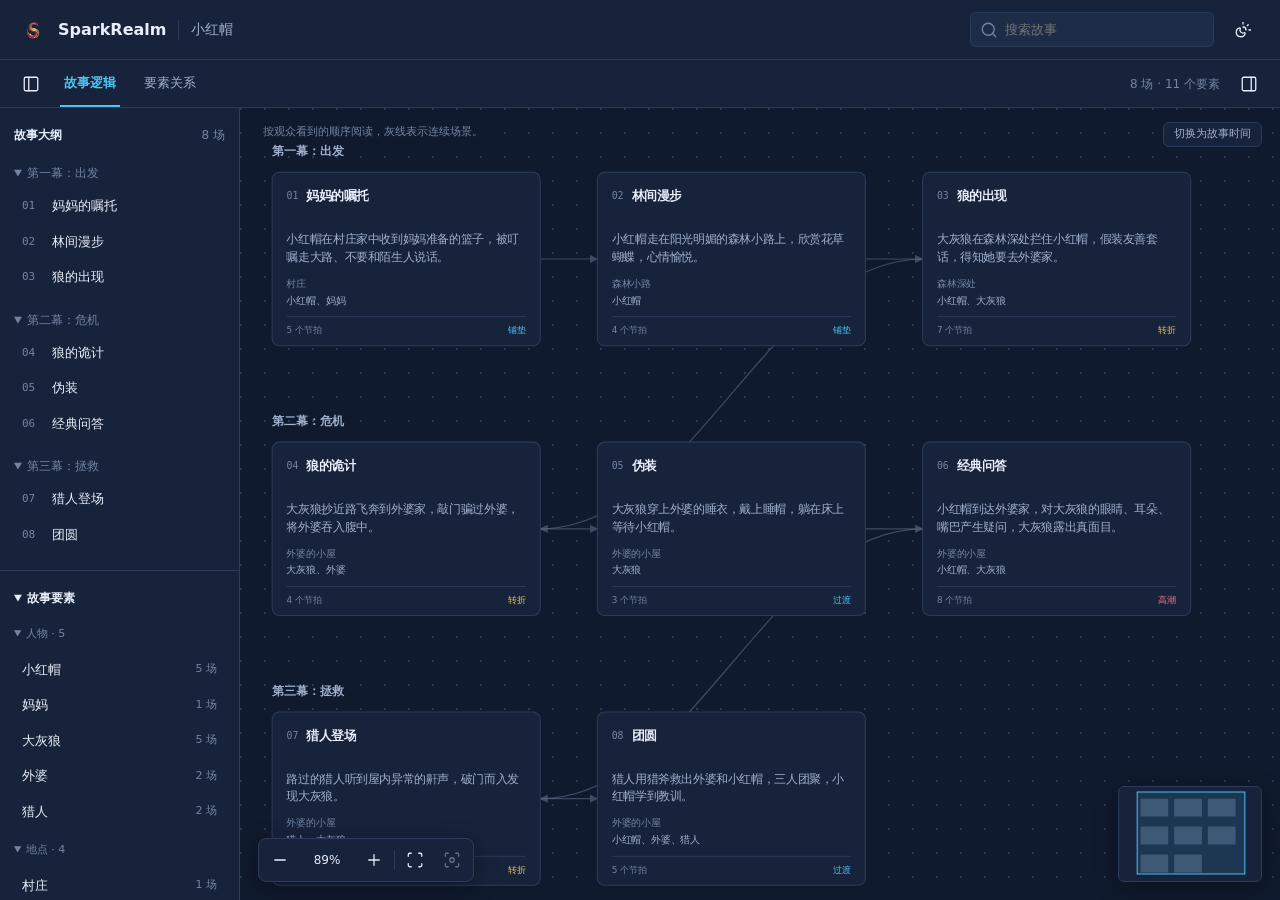
<file: little_red.html>
<!doctype html>
<html lang="zh-CN" data-theme="dark">
<head>
<meta charset="utf-8">
<meta name="viewport" content="width=device-width, initial-scale=1">
<title>小红帽 · SparkRealm StoryGraph</title>
<style>:root {
  color-scheme: light;
  --bg: #f5f6f5; --panel: #ffffff; --panel-2: #f0f2f1;
  --ink: #202823; --muted: #5b665f; --dim: #69756e; --border: #dce2de;
  --accent: #177b63; --accent-soft: #e7f2ed;
  --before: #687b91; --causes: #ba5063; --setsUp: #987017; --overlaps: #7564b5;
  --left-width: 240px; --right-width: 344px;
  --shadow: 0 6px 24px #18261d12;
}
[data-theme="dark"] {
  color-scheme: dark;
  --bg: #101a2e; --panel: #17233b; --panel-2: #1d2c47;
  --ink: #e8eefb; --muted: #9fb0cc; --dim: #7385a3; --border: #2b3b5a;
  --accent: #4cc2f5; --accent-soft: #16324c;
  --before: #6ba4f7; --causes: #f2798a; --setsUp: #f2c14e; --overlaps: #a894f5;
  --shadow: 0 6px 24px #00000055;
}
* { box-sizing: border-box; letter-spacing: 0; }
html, body { margin: 0; height: 100%; }
body { font: 14px/1.5 ui-sans-serif, system-ui, "PingFang SC", "Microsoft YaHei", sans-serif; color: var(--ink); background: var(--bg); display: grid; grid-template: 60px 48px minmax(0, 1fr) / var(--left-width) minmax(0, 1fr) 0; grid-template-areas: "top top top" "bar bar bar" "left canvas right"; height: 100dvh; overflow: hidden; }
body.left-closed { --left-width: 0px; }
body.right-open { grid-template-columns: var(--left-width) minmax(0, 1fr) 0; }
button, input, select { font: inherit; color: inherit; }
button { cursor: pointer; }
button:disabled { cursor: default; opacity: .38; }
button, select, input { border: 1px solid var(--border); border-radius: 6px; background: var(--panel); }
button:hover:not(:disabled) { background: var(--panel-2); }
button:focus-visible, input:focus-visible, select:focus-visible, summary:focus-visible { outline: 2px solid var(--accent); outline-offset: 3px; }
button { -webkit-tap-highlight-color: transparent; }
[hidden] { display: none !important; }
.icon { width: 18px; height: 18px; fill: none; stroke: currentColor; stroke-width: 1.7; stroke-linecap: round; stroke-linejoin: round; flex: none; }
.icon-defs { width: 0; height: 0; position: absolute; }
.icon-button { width: 34px; height: 34px; display: inline-flex; align-items: center; justify-content: center; flex: none; padding: 0; border-color: transparent; background: transparent; }
.divider { height: 20px; width: 1px; background: var(--border); flex: none; }
.topbar { grid-area: top; display: flex; justify-content: space-between; align-items: center; gap: 24px; padding: 0 20px; background: var(--panel); border-bottom: 1px solid var(--border); z-index: 25; min-width: 0; }
.brand { display: flex; align-items: center; gap: 12px; min-width: 0; }
.brand strong { font-size: 16px; white-space: nowrap; }
.brand-icon { color: var(--accent); width: 24px; height: 24px; }
.brand-logo { width: 26px; height: 26px; object-fit: contain; flex: none; }
.story-title { color: var(--muted); overflow: hidden; text-overflow: ellipsis; white-space: nowrap; }
.header-actions { display: flex; align-items: center; gap: 12px; flex: none; }
.search-wrap { width: 244px; position: relative; display: flex; align-items: center; }
.search-wrap > .icon { position: absolute; left: 10px; color: var(--dim); pointer-events: none; }
#search { padding: 7px 10px 7px 34px; width: 100%; background: var(--panel-2); font-size: 13px; }
.search-results { position: absolute; right: 0; top: 42px; width: 360px; max-width: calc(100vw - 24px); max-height: 380px; overflow: auto; padding: 6px; background: var(--panel); border: 1px solid var(--border); border-radius: 8px; box-shadow: var(--shadow); }
.search-result { display: block; text-align: left; width: 100%; border: 0; padding: 10px; }
.search-result.active { background: var(--accent-soft); }
.search-result .result-type { font-size: 11px; color: var(--dim); display: block; }
.search-result .result-text { display: block; overflow-wrap: anywhere; }
mark { color: var(--ink); background: var(--accent-soft); font-weight: 650; }
.search-empty { padding: 16px; color: var(--muted); }
.workspace-bar { grid-area: bar; display: flex; align-items: center; gap: 12px; padding: 0 14px; border-bottom: 1px solid var(--border); background: var(--panel); z-index: 10; }
.seg { display: flex; height: 100%; gap: 20px; }
.seg button { border: 0; border-bottom: 2px solid transparent; border-radius: 0; padding: 0 4px; background: transparent; color: var(--muted); font-size: 13px; white-space: nowrap; }
.seg button.active { color: var(--accent); border-bottom-color: var(--accent); font-weight: 650; }
.subseg { margin-left: 8px; gap: 14px; }
.subseg button { font-size: 12px; }
.workspace-count { margin-left: auto; font-size: 12px; color: var(--dim); }
#toggle-right { margin-left: auto; }
.workspace-count + #toggle-right { margin-left: 0; }
.left { grid-area: left; min-width: 0; overflow: auto; border-right: 1px solid var(--border); background: var(--panel); z-index: 12; }
.left-closed .left { visibility: hidden; }
.panel { padding: 18px 14px; border-bottom: 1px solid var(--border); }
.section-heading { display: flex; justify-content: space-between; align-items: center; margin-bottom: 14px; }
.section-heading h2, .panel > summary { font-size: 12px; font-weight: 650; margin: 0; }
.section-heading > span { color: var(--dim); font-size: 12px; }
.panel > summary { cursor: pointer; }
.panel[open] > summary { margin-bottom: 14px; }
.act { margin-top: 10px; }
.act > summary { cursor: pointer; font-size: 12px; color: var(--dim); padding: 6px 0; overflow-wrap: anywhere; }
.scene-item, .entity-item { display: flex; align-items: center; gap: 10px; width: 100%; text-align: left; background: transparent; border: 0; padding: 8px; font-size: 13px; }
.scene-item > span:last-child, .entity-item > span:first-child { overflow: hidden; text-overflow: ellipsis; white-space: nowrap; }
.item-number { color: var(--dim); font: 11px ui-monospace, monospace; width: 20px; flex: none; }
.scene-item.active, .entity-item.active { background: var(--accent-soft); color: var(--accent); }
.group-title { color: var(--dim); font-size: 11px; margin: 14px 0 6px; }
.entity-group { margin: 8px 0; }
.entity-group > summary { cursor: pointer; color: var(--dim); font-size: 11px; padding: 5px 0; }
.entity-group[open] > summary { margin-bottom: 4px; }
.entity-item .count { color: var(--dim); margin-left: auto; flex: none; font-size: 11px; }
.filter-label { display: flex; align-items: center; gap: 8px; font-size: 12px; padding: 5px 0; }
input[type="checkbox"] { accent-color: var(--accent); }
.line-swatch { width: 20px; height: 0; border-top: 2px solid var(--before); }
.line-swatch.causes { border-color: var(--causes); }
.line-swatch.setsUp { border-color: var(--setsUp); border-top-style: dashed; }
.line-swatch.overlaps { border-color: var(--overlaps); border-top-style: dotted; }
.canvas { grid-area: canvas; position: relative; min-width: 0; min-height: 0; overflow: hidden; background: radial-gradient(circle at 1px 1px, var(--border) .7px, transparent 1px) 0 0 / 24px 24px, var(--bg); }
.story-svg { position: absolute; inset: 0; width: 100%; height: 100%; display: none; cursor: grab; touch-action: none; }
.story-svg.active { display: block; }
.story-svg.panning { cursor: grabbing; }
.context-bar { position: absolute; left: 18px; right: 18px; top: 14px; z-index: 4; display: flex; justify-content: space-between; align-items: flex-start; gap: 10px; pointer-events: none; }
#mode-context { background: var(--bg); padding: 2px 5px; font-size: 11px; color: var(--dim); }
.layout-toggle { pointer-events: auto; font-size: 11px; padding: 3px 10px; border-radius: 6px; background: var(--panel); color: var(--muted); white-space: nowrap; }
.layout-toggle:hover { color: var(--ink); border-color: var(--dim); }
#relation-scope-wrap { font-size: 12px; color: var(--muted); pointer-events: auto; display: flex; align-items: center; gap: 8px; background: var(--panel); border: 1px solid var(--border); padding: 4px 8px; border-radius: 6px; }
#relation-scope { max-width: 180px; width: 150px; font-size: 12px; padding: 4px; border: 0; }
.column-label { fill: var(--muted); font-size: 13px; font-weight: 600; }
.graph-node { cursor: pointer; outline: none; }
.node-box { fill: var(--panel); stroke: var(--border); stroke-width: 1.2; }
.graph-node:hover .node-box { stroke: var(--dim); }
.graph-node.selected .node-box, .graph-node:focus-visible .node-box { stroke: var(--accent); stroke-width: 2.5; }
.graph-node.neighbor .node-box { stroke: var(--accent); stroke-opacity: .55; }
.graph-node.dim { opacity: .42; }
.node-content { width: 100%; height: 100%; padding: 15px; overflow: hidden; color: var(--ink); font-size: 13px; line-height: 1.5; }
.node-heading { display: flex; align-items: flex-start; gap: 9px; height: 43px; }
.node-number { flex: none; font: 11px/22px ui-monospace, monospace; color: var(--dim); }
.node-title { font-size: 14px; font-weight: 650; line-height: 21px; overflow-wrap: anywhere; display: -webkit-box; -webkit-line-clamp: 2; -webkit-box-orient: vertical; overflow: hidden; }
.node-summary { margin: 6px 0 10px; height: 40px; color: var(--muted); font-size: 13px; line-height: 20px; display: -webkit-box; -webkit-line-clamp: 2; -webkit-box-orient: vertical; overflow: hidden; overflow-wrap: anywhere; }
.node-people, .node-location { color: var(--muted); font-size: 11px; line-height: 19px; overflow: hidden; text-overflow: ellipsis; white-space: nowrap; }
.node-location { color: var(--dim); }
.node-footer { display: flex; justify-content: space-between; gap: 6px; align-items: center; border-top: 1px solid var(--border); padding-top: 7px; margin-top: 8px; color: var(--dim); font-size: 10px; }
.node-badges { display: flex; gap: 8px; color: var(--accent); }
.role-climax .node-badges { color: var(--causes); }
.role-turningPoint .node-badges { color: var(--setsUp); }
.compact .node-content { padding: 10px 12px; }
.compact .node-heading { height: auto; }
.compact .node-title { font-size: 13px; line-height: 19px; }
.entity .node-content { padding: 10px 12px; }
.entity-heading { display: flex; align-items: center; gap: 8px; }
.entity-name { overflow: hidden; text-overflow: ellipsis; white-space: nowrap; font-weight: 600; }
.entity-kind { color: var(--accent); font-size: 10px; flex: none; }
.entity-kind.kind-location { color: var(--before); }
.entity-kind.kind-prop { color: var(--setsUp); }
.entity-count { color: var(--dim); font-size: 11px; margin-top: 7px; }
.sequence-edge { fill: none; stroke: var(--dim); stroke-width: 1.2; opacity: .45; }
.marker-sequence { fill: var(--dim); }
.logic-edge, .pair-edge { outline: none; cursor: pointer; }
.edge-line, .part-edge { fill: none; stroke-width: 1.7; }
.edge-hit { fill: none; stroke: transparent; stroke-width: 16; pointer-events: stroke; }
.logic-edge { opacity: 0; pointer-events: none; }
.logic-edge .edge-hit { pointer-events: none; }
.logic-edge.visible, .logic-edge.hot, .logic-edge.hover-show { opacity: .8; pointer-events: auto; }
.logic-edge.visible .edge-hit, .logic-edge.hot .edge-hit, .logic-edge.hover-show .edge-hit { pointer-events: stroke; }
.edge-line { stroke: var(--before); }
.rel-causes .edge-line { stroke: var(--causes); }
.rel-setsUp .edge-line { stroke: var(--setsUp); stroke-dasharray: 5 4; }
.rel-overlaps .edge-line { stroke: var(--overlaps); stroke-dasharray: 2 4; }
.marker-before { fill: var(--before); }
.marker-causes { fill: var(--causes); }
.marker-setsUp { fill: var(--setsUp); }
.marker-person { fill: var(--accent); }
.pair-edge .edge-line { stroke: var(--accent); }
/* 要素关系：连线默认隐藏，选中/悬停或勾选“显示连线”才出现 */
.pair-edge, .part-edge { opacity: 0; pointer-events: none; }
.part-edge { stroke: var(--dim); }
.edge-line, .sequence-edge, .part-edge { vector-effect: non-scaling-stroke; }
.hot .edge-line, .logic-edge:focus-visible .edge-line, .pair-edge:focus-visible .edge-line { stroke-width: 3; }
.part-edge.hot, .part-edge.hover-show, .charm-svg.show-edges .part-edge { opacity: .5; stroke: var(--dim); }
.part-edge.hot { stroke: var(--accent); opacity: .8; stroke-width: 2; pointer-events: auto; }
.pair-edge.hot, .pair-edge.hover-show, .charm-svg.show-edges .pair-edge { opacity: .78; pointer-events: auto; }
.pair-edge.dim { opacity: .12; }
.scope-off, .type-off, .filter-off { display: none !important; }
.canvas-toolbar { position: absolute; left: 18px; bottom: 18px; display: flex; gap: 3px; align-items: center; padding: 4px; background: var(--panel); border: 1px solid var(--border); border-radius: 8px; box-shadow: var(--shadow); z-index: 5; }
.zoom-value { width: 54px; border: 0; font-size: 12px; padding: 7px 0; background: transparent; font-variant-numeric: tabular-nums; }
.clear-selection { position: absolute; top: 52px; left: 22px; display: flex; align-items: center; gap: 5px; font-size: 11px; padding: 4px 7px; z-index: 5; }
.clear-selection .icon { width: 13px; height: 13px; }
.minimap { position: absolute; right: 18px; bottom: 18px; width: 144px; height: 96px; background: var(--panel); border: 1px solid var(--border); border-radius: 6px; overflow: hidden; box-shadow: var(--shadow); z-index: 5; cursor: crosshair; }
.minimap rect { fill: var(--dim); opacity: .4; }
.minimap rect.vp { fill: var(--accent); fill-opacity: .12; stroke: var(--accent); opacity: 1; }
.right { position: fixed; right: 0; top: 108px; bottom: 0; width: var(--right-width); min-width: 0; overflow: auto; background: var(--panel); border-left: 1px solid var(--border); box-shadow: var(--shadow); visibility: hidden; z-index: 15; }
.right-open .right { visibility: visible; }
.detail-toolbar { display: flex; align-items: center; justify-content: space-between; padding: 10px 16px; position: sticky; top: 0; background: var(--panel); border-bottom: 1px solid var(--border); z-index: 2; color: var(--dim); font-size: 12px; }
.detail-toolbar-left { display: flex; align-items: center; gap: 8px; }
.detail { padding: 20px; font-size: 13px; overflow-wrap: anywhere; }
.detail h3 { margin: 0 0 10px; font-size: 19px; line-height: 1.5; }
.detail h4, .detail details > summary { margin: 24px 0 10px; font-size: 12px; font-weight: 650; }
.detail details > summary { cursor: pointer; }
.detail p { color: var(--muted); line-height: 1.8; }
.detail .sub { color: var(--dim); font-size: 11px; margin-bottom: 10px; }
.detail .row { margin: 7px 0; color: var(--muted); }
.detail .row b { color: var(--ink); font-weight: 550; }
.detail .ref-row { margin: 7px 0; }
.ref-kind { display: inline-block; min-width: 28px; color: var(--dim); font-size: 11px; margin-right: 6px; }
.ref-row .jump { color: var(--accent); }
.ref-row .jump:hover { text-decoration: underline; }
.ref-state { color: var(--muted); }
.detail .tag { display: inline-block; background: var(--panel-2); border-radius: 3px; padding: 2px 6px; font-size: 11px; margin: 0 4px 4px 0; }
.detail .jump { color: var(--accent); border: 0; background: transparent; padding: 0; text-align: left; cursor: pointer; }
.detail .jump:hover { text-decoration: underline; }
.edit-btn { font-size: 11px; padding: 2px 8px; margin-left: 6px; border: 1px solid var(--border); border-radius: 6px; background: transparent; color: var(--accent); cursor: pointer; vertical-align: middle; }
.edit-btn:hover { border-color: var(--accent); }
.scene-nav { display: flex; justify-content: space-between; margin: 18px 0; }
.scene-nav button { display: flex; align-items: center; gap: 4px; padding: 6px 8px; font-size: 12px; }
.beat-item { display: block; width: 100%; text-align: left; background: transparent; border: 0; border-left: 2px solid var(--border); border-radius: 0; padding: 8px 10px; margin: 4px 0; line-height: 1.8; font-size: 13px; overflow-wrap: anywhere; }
.beat-item b { display: block; color: var(--dim); font-size: 11px; }
.beat-item.selected { border-left-color: var(--accent); background: var(--accent-soft); }
.relation-item { border-top: 1px solid var(--border); padding: 10px 0; line-height: 1.8; }
.relation-item .scope-label { display: block; color: var(--dim); font-size: 11px; }
.pair-block { margin: 10px 0; }
.pair-block > summary { cursor: pointer; font-size: 13px; font-weight: 550; padding: 6px 0; }
.pair-block.static { font-size: 13px; font-weight: 550; }
.pair-chain { display: block; color: var(--muted); font-size: 12px; font-weight: 400; margin-top: 3px; }
.pair-block > summary .jump { border: 0; background: transparent; padding: 0; color: var(--accent); }
.detail .evo-event { display: block; width: 100%; text-align: left; background: transparent; border: 0; border-top: 1px solid var(--border); border-radius: 0; padding: 9px 4px; line-height: 1.7; color: var(--ink); cursor: pointer; }
.detail .evo-event:hover { background: var(--panel-2); }
.rel-kinds { color: var(--ink); font-size: 12px; margin: 4px 0 6px; }
.evo-event b { display: block; }
.evo-transition { color: var(--accent); }
.evo-reason { display: block; color: var(--muted); font-size: 12px; }
.evo-preview { padding: 8px 4px 12px; border-top: 1px dashed var(--border); background: var(--panel-2); border-radius: 6px; }
.evo-preview .row { margin: 5px 0; }
.preview-beat { margin: 5px 0; color: var(--muted); line-height: 1.7; }
.preview-beat b { display: inline-block; min-width: 30px; color: var(--dim); font-weight: 500; margin-right: 6px; }
.detail .scene-appearance { padding: 10px 0; border-bottom: 1px solid var(--border); }
.detail .scene-appearance button { display: inline-flex; align-items: baseline; gap: 8px; }
.detail .scene-appearance p { margin: 6px 0; }
.detail code { font-size: 11px; }
.ref-thumb { width: 40px; height: 40px; object-fit: cover; border-radius: 4px; margin-right: 8px; vertical-align: middle; }
#empty-state { position: absolute; inset: 40% 0 auto; text-align: center; color: var(--muted); }
.sr-only { position: absolute; width: 1px; height: 1px; padding: 0; margin: -1px; overflow: hidden; clip-path: inset(50%); white-space: nowrap; }
@media (max-width: 1100px) {
  :root { --left-width: 210px; --right-width: 320px; }
  body.right-open { grid-template-columns: var(--left-width) minmax(0, 1fr) 0; }
  .minimap { display: none; }
}
@media (max-width: 700px) {
  body, body.right-open { grid-template-columns: 0 minmax(0, 1fr) 0; }
  .topbar { padding: 0 12px; gap: 12px; }
  .brand { gap: 7px; }
  .brand strong { font-size: 14px; }
  .brand .divider, .story-title { display: none; }
  .header-actions { gap: 3px; min-width: 0; }
  .search-wrap { width: 132px; }
  .workspace-bar { gap: 5px; padding: 0 8px; }
  .seg { gap: 14px; }
  .seg button { font-size: 12px; }
  .workspace-count { display: none; }
  #toggle-right { margin-left: auto; }
  .left { position: fixed; left: 0; top: 108px; bottom: 0; width: 260px; box-shadow: var(--shadow); }
  .right { width: min(344px, 100vw); }
  .context-bar { left: 12px; right: 12px; flex-wrap: wrap; }
  #relation-scope-wrap { margin-left: auto; }
  .canvas-toolbar { left: 12px; bottom: 12px; }
  .clear-selection { top: 84px; left: 12px; }
}
</style>
</head>
<body>
<!-- Lucide icons, lucide-static v1.47.0, ISC license. -->
<svg class="icon-defs" xmlns="http://www.w3.org/2000/svg" aria-hidden="true"><defs>
  <symbol id="icon-panel-left" viewBox="0 0 24 24"><rect width="18" height="18" x="3" y="3" rx="2"/><path d="M9 3v18"/></symbol>
  <symbol id="icon-panel-right" viewBox="0 0 24 24"><rect width="18" height="18" x="3" y="3" rx="2"/><path d="M15 3v18"/></symbol>
  <symbol id="icon-search" viewBox="0 0 24 24"><path d="m21 21-4.34-4.34"/><circle cx="11" cy="11" r="8"/></symbol>
  <symbol id="icon-scan" viewBox="0 0 24 24"><path d="M3 7V5a2 2 0 0 1 2-2h2"/><path d="M17 3h2a2 2 0 0 1 2 2v2"/><path d="M21 17v2a2 2 0 0 1-2 2h-2"/><path d="M7 21H5a2 2 0 0 1-2-2v-2"/></symbol>
  <symbol id="icon-focus" viewBox="0 0 24 24"><circle cx="12" cy="12" r="3"/><path d="M3 7V5a2 2 0 0 1 2-2h2"/><path d="M17 3h2a2 2 0 0 1 2 2v2"/><path d="M21 17v2a2 2 0 0 1-2 2h-2"/><path d="M7 21H5a2 2 0 0 1-2-2v-2"/></symbol>
  <symbol id="icon-sun-moon" viewBox="0 0 24 24"><path d="M12 2v2"/><path d="M14.837 16.385a6 6 0 1 1-7.223-7.222c.624-.147.97.66.715 1.248a4 4 0 0 0 5.26 5.259c.589-.255 1.396.09 1.248.715"/><path d="M16 12a4 4 0 0 0-4-4"/><path d="m19 5-1.256 1.256"/><path d="M20 12h2"/></symbol>
  <symbol id="icon-minus" viewBox="0 0 24 24"><path d="M5 12h14"/></symbol>
  <symbol id="icon-plus" viewBox="0 0 24 24"><path d="M5 12h14"/><path d="M12 5v14"/></symbol>
  <symbol id="icon-x" viewBox="0 0 24 24"><path d="M18 6 6 18"/><path d="m6 6 12 12"/></symbol>
  <symbol id="icon-chevron-left" viewBox="0 0 24 24"><path d="m15 18-6-6 6-6"/></symbol>
  <symbol id="icon-chevron-right" viewBox="0 0 24 24"><path d="m9 18 6-6-6-6"/></symbol>
  <symbol id="icon-network" viewBox="0 0 24 24"><rect x="16" y="16" width="6" height="6" rx="1"/><rect x="2" y="16" width="6" height="6" rx="1"/><rect x="9" y="2" width="6" height="6" rx="1"/><path d="M5 16v-3a1 1 0 0 1 1-1h12a1 1 0 0 1 1 1v3"/><path d="M12 12V8"/></symbol>
  <symbol id="icon-triangle-alert" viewBox="0 0 24 24"><path d="m21.73 18-8-14a2 2 0 0 0-3.48 0l-8 14A2 2 0 0 0 4 21h16a2 2 0 0 0 1.73-3"/><path d="M12 9v4"/><path d="M12 17h.01"/></symbol>
</defs></svg>

<header class="topbar">
  <div class="brand"><img class="brand-logo" src="[data-uri]" alt="SparkRealm"><strong>SparkRealm</strong><span class="divider"></span><span class="story-title" title="小红帽">小红帽</span></div>
  <div class="header-actions">
    <div class="search-wrap"><svg class="icon"><use href="#icon-search"/></svg><input id="search" type="search" autocomplete="off" placeholder="搜索故事" data-i18n-placeholder="search_placeholder" aria-label="搜索场景、节拍或要素" data-i18n-aria="aria_search" aria-controls="search-results" aria-expanded="false"><div id="search-results" class="search-results" hidden></div></div>
    <button class="icon-button" id="theme" type="button" title="切换主题" data-i18n-title="title_theme" aria-label="切换主题" data-i18n-aria="title_theme"><svg class="icon"><use href="#icon-sun-moon"/></svg></button>
  </div>
</header>
<nav class="workspace-bar" aria-label="图谱视图" data-i18n-aria="aria_workspace">
  <button class="icon-button" id="toggle-left" title="显示或收起目录" data-i18n-title="title_toggle_left" aria-label="显示或收起目录" data-i18n-aria="title_toggle_left" aria-expanded="true" aria-controls="left-panel"><svg class="icon"><use href="#icon-panel-left"/></svg></button>
  <div class="seg" role="tablist" aria-label="故事视图" data-i18n-aria="aria_views">
    <button role="tab" data-view="logic" aria-selected="true" class="active" data-i18n="tab_logic">故事逻辑</button>
    <button role="tab" data-view="charmap" aria-selected="false" tabindex="-1" data-i18n="tab_charmap">要素关系</button>
  </div>

  <span id="story-count" class="workspace-count"></span>
  <button class="icon-button" id="toggle-right" title="显示或收起详情" data-i18n-title="title_toggle_right" aria-label="显示或收起详情" data-i18n-aria="title_toggle_right" aria-expanded="false" aria-controls="right-panel"><svg class="icon"><use href="#icon-panel-right"/></svg></button>
</nav>
<aside class="left" id="left-panel" aria-label="故事目录" data-i18n-aria="nav_outline">
  <section class="panel"><div class="section-heading"><h2 data-i18n="nav_outline">故事大纲</h2><span id="scene-count"></span></div><div id="outline"></div></section>
  <details class="panel" open><summary data-i18n="nav_entities">故事要素</summary><div id="entities"></div></details>
  <details class="panel"><summary data-i18n="nav_plot">故事情节</summary><div id="legend"></div></details>
</aside>
<main class="canvas" id="canvas" aria-label="故事图谱画布" data-i18n-aria="aria_canvas">
  <div class="context-bar"><span id="mode-context"></span><button type="button" id="layout-toggle" class="layout-toggle" hidden></button><label id="relation-scope-wrap" hidden><span data-i18n="relation_scope_label">关系时点</span> <select id="relation-scope" aria-label="关系生效场景" data-i18n-aria="relation_scope_label"></select></label></div>
  <svg class="story-svg" data-mode="telling" viewBox="0 0 1164 930" aria-label="讲述顺序图"><defs><marker id="telling-before" viewBox="0 0 10 10" refX="9" refY="5" markerWidth="7" markerHeight="7" orient="auto-start-reverse"><path d="M 0 0 L 10 5 L 0 10 z" class="marker-before"/></marker><marker id="telling-causes" viewBox="0 0 10 10" refX="9" refY="5" markerWidth="7" markerHeight="7" orient="auto-start-reverse"><path d="M 0 0 L 10 5 L 0 10 z" class="marker-causes"/></marker><marker id="telling-setsUp" viewBox="0 0 10 10" refX="9" refY="5" markerWidth="7" markerHeight="7" orient="auto-start-reverse"><path d="M 0 0 L 10 5 L 0 10 z" class="marker-setsUp"/></marker><marker id="telling-sequence" viewBox="0 0 10 10" refX="9" refY="5" markerWidth="7" markerHeight="7" orient="auto-start-reverse"><path d="M 0 0 L 10 5 L 0 10 z" class="marker-sequence"/></marker><marker id="telling-person" viewBox="0 0 10 10" refX="9" refY="5" markerWidth="7" markerHeight="7" orient="auto-start-reverse"><path d="M 0 0 L 10 5 L 0 10 z" class="marker-person"/></marker></defs><g class="edges"><path class="sequence-edge" d="M 336 169 C 362 169 374 169 400 169" marker-end="url(#telling-sequence)"/><path class="sequence-edge" d="M 700 169 C 726 169 738 169 764 169" marker-end="url(#telling-sequence)"/><path class="sequence-edge" d="M 764 169 C 592.8 169 507.20000000000005 471 336 471" marker-end="url(#telling-sequence)"/><path class="sequence-edge" d="M 336 471 C 362 471 374 471 400 471" marker-end="url(#telling-sequence)"/><path class="sequence-edge" d="M 700 471 C 726 471 738 471 764 471" marker-end="url(#telling-sequence)"/><path class="sequence-edge" d="M 764 471 C 592.8 471 507.20000000000005 773 336 773" marker-end="url(#telling-sequence)"/><path class="sequence-edge" d="M 336 773 C 362 773 374 773 400 773" marker-end="url(#telling-sequence)"/><g class="logic-edge rel-before" data-edge-id="lr_001" data-source="scene_001" data-target="scene_002" data-kind="before" tabindex="0" role="button" aria-label="先后："><path class="edge-hit" d="M 336 151 C 362 151 374 151 400 151"/><path class="edge-line" d="M 336 151 C 362 151 374 151 400 151" marker-end="url(#telling-before)"/><title>先后：</title></g><g class="logic-edge rel-before" data-edge-id="lr_002" data-source="scene_002" data-target="scene_003" data-kind="before" tabindex="0" role="button" aria-label="先后："><path class="edge-hit" d="M 700 151 C 726 151 738 151 764 151"/><path class="edge-line" d="M 700 151 C 726 151 738 151 764 151" marker-end="url(#telling-before)"/><title>先后：</title></g><g class="logic-edge rel-before" data-edge-id="lr_003" data-source="scene_003" data-target="scene_004" data-kind="before" tabindex="0" role="button" aria-label="先后："><path class="edge-hit" d="M 764 151 C 592.8 151 507.20000000000005 453 336 453"/><path class="edge-line" d="M 764 151 C 592.8 151 507.20000000000005 453 336 453" marker-end="url(#telling-before)"/><title>先后：</title></g><g class="logic-edge rel-before" data-edge-id="lr_004" data-source="scene_004" data-target="scene_005" data-kind="before" tabindex="0" role="button" aria-label="先后："><path class="edge-hit" d="M 336 453 C 362 453 374 453 400 453"/><path class="edge-line" d="M 336 453 C 362 453 374 453 400 453" marker-end="url(#telling-before)"/><title>先后：</title></g><g class="logic-edge rel-before" data-edge-id="lr_005" data-source="scene_005" data-target="scene_006" data-kind="before" tabindex="0" role="button" aria-label="先后："><path class="edge-hit" d="M 700 453 C 726 453 738 453 764 453"/><path class="edge-line" d="M 700 453 C 726 453 738 453 764 453" marker-end="url(#telling-before)"/><title>先后：</title></g><g class="logic-edge rel-before" data-edge-id="lr_006" data-source="scene_006" data-target="scene_007" data-kind="before" tabindex="0" role="button" aria-label="先后："><path class="edge-hit" d="M 764 453 C 592.8 453 507.20000000000005 755 336 755"/><path class="edge-line" d="M 764 453 C 592.8 453 507.20000000000005 755 336 755" marker-end="url(#telling-before)"/><title>先后：</title></g><g class="logic-edge rel-before" data-edge-id="lr_007" data-source="scene_007" data-target="scene_008" data-kind="before" tabindex="0" role="button" aria-label="先后："><path class="edge-hit" d="M 336 755 C 362 755 374 755 400 755"/><path class="edge-line" d="M 336 755 C 362 755 374 755 400 755" marker-end="url(#telling-before)"/><title>先后：</title></g><g class="logic-edge rel-setsUp" data-edge-id="lr_008" data-source="scene_002" data-target="scene_003" data-kind="setsUp" tabindex="0" role="button" aria-label="伏笔：林间树丛里的黄色眼睛为林中相遇埋下铺垫。"><path class="edge-hit" d="M 700 160 C 726 160 738 160 764 160"/><path class="edge-line" d="M 700 160 C 726 160 738 160 764 160" marker-end="url(#telling-setsUp)"/><title>伏笔：林间树丛里的黄色眼睛为林中相遇埋下铺垫。</title></g><g class="logic-edge rel-causes" data-edge-id="lr_009" data-source="scene_003" data-target="scene_004" data-kind="causes" tabindex="0" role="button" aria-label="因果：小红帽说出外婆家的地址，促使大灰狼赶去外婆家。"><path class="edge-hit" d="M 764 160 C 592.8 160 507.20000000000005 462 336 462"/><path class="edge-line" d="M 764 160 C 592.8 160 507.20000000000005 462 336 462" marker-end="url(#telling-causes)"/><title>因果：小红帽说出外婆家的地址，促使大灰狼赶去外婆家。</title></g><g class="logic-edge rel-causes" data-edge-id="lr_010" data-source="scene_007" data-target="scene_008" data-kind="causes" tabindex="0" role="button" aria-label="因果：猎人救出小红帽和外婆，导向团圆。"><path class="edge-hit" d="M 336 764 C 362 764 374 764 400 764"/><path class="edge-line" d="M 336 764 C 362 764 374 764 400 764" marker-end="url(#telling-causes)"/><title>因果：猎人救出小红帽和外婆，导向团圆。</title></g></g><g class="nodes"><g class="graph-node scene role-setup" data-node-id="scene_001" data-node-type="scene" transform="translate(36 72)" tabindex="0" role="button">
    <rect class="node-box" width="300" height="194" rx="8"/>
    <foreignObject x="1" y="1" width="298" height="192"><div xmlns="http://www.w3.org/1999/xhtml" class="node-content"><div class="node-heading"><span class="node-number">01</span><span class="node-title" title="妈妈的嘱托">妈妈的嘱托</span></div>
    <p class="node-summary" title="小红帽在村庄家中收到妈妈准备的篮子，被叮嘱走大路、不要和陌生人说话。">小红帽在村庄家中收到妈妈准备的篮子，被叮嘱走大路、不要和陌生人说话。</p>
    <div class="node-location" title="村庄">村庄</div>
    <div class="node-people" title="小红帽、妈妈">小红帽、妈妈</div>
    <div class="node-footer"><span>5 个节拍</span><span class="node-badges"><span>铺垫</span></span></div></div></foreignObject>
  </g><g class="graph-node scene role-setup" data-node-id="scene_002" data-node-type="scene" transform="translate(400 72)" tabindex="0" role="button">
    <rect class="node-box" width="300" height="194" rx="8"/>
    <foreignObject x="1" y="1" width="298" height="192"><div xmlns="http://www.w3.org/1999/xhtml" class="node-content"><div class="node-heading"><span class="node-number">02</span><span class="node-title" title="林间漫步">林间漫步</span></div>
    <p class="node-summary" title="小红帽走在阳光明媚的森林小路上，欣赏花草蝴蝶，心情愉悦。">小红帽走在阳光明媚的森林小路上，欣赏花草蝴蝶，心情愉悦。</p>
    <div class="node-location" title="森林小路">森林小路</div>
    <div class="node-people" title="小红帽">小红帽</div>
    <div class="node-footer"><span>4 个节拍</span><span class="node-badges"><span>铺垫</span></span></div></div></foreignObject>
  </g><g class="graph-node scene role-turningPoint" data-node-id="scene_003" data-node-type="scene" transform="translate(764 72)" tabindex="0" role="button">
    <rect class="node-box" width="300" height="194" rx="8"/>
    <foreignObject x="1" y="1" width="298" height="192"><div xmlns="http://www.w3.org/1999/xhtml" class="node-content"><div class="node-heading"><span class="node-number">03</span><span class="node-title" title="狼的出现">狼的出现</span></div>
    <p class="node-summary" title="大灰狼在森林深处拦住小红帽，假装友善套话，得知她要去外婆家。">大灰狼在森林深处拦住小红帽，假装友善套话，得知她要去外婆家。</p>
    <div class="node-location" title="森林深处">森林深处</div>
    <div class="node-people" title="小红帽、大灰狼">小红帽、大灰狼</div>
    <div class="node-footer"><span>7 个节拍</span><span class="node-badges"><span>转折</span></span></div></div></foreignObject>
  </g><g class="graph-node scene role-turningPoint" data-node-id="scene_004" data-node-type="scene" transform="translate(36 374)" tabindex="0" role="button">
    <rect class="node-box" width="300" height="194" rx="8"/>
    <foreignObject x="1" y="1" width="298" height="192"><div xmlns="http://www.w3.org/1999/xhtml" class="node-content"><div class="node-heading"><span class="node-number">04</span><span class="node-title" title="狼的诡计">狼的诡计</span></div>
    <p class="node-summary" title="大灰狼抄近路飞奔到外婆家，敲门骗过外婆，将外婆吞入腹中。">大灰狼抄近路飞奔到外婆家，敲门骗过外婆，将外婆吞入腹中。</p>
    <div class="node-location" title="外婆的小屋">外婆的小屋</div>
    <div class="node-people" title="大灰狼、外婆">大灰狼、外婆</div>
    <div class="node-footer"><span>4 个节拍</span><span class="node-badges"><span>转折</span></span></div></div></foreignObject>
  </g><g class="graph-node scene role-transition" data-node-id="scene_005" data-node-type="scene" transform="translate(400 374)" tabindex="0" role="button">
    <rect class="node-box" width="300" height="194" rx="8"/>
    <foreignObject x="1" y="1" width="298" height="192"><div xmlns="http://www.w3.org/1999/xhtml" class="node-content"><div class="node-heading"><span class="node-number">05</span><span class="node-title" title="伪装">伪装</span></div>
    <p class="node-summary" title="大灰狼穿上外婆的睡衣，戴上睡帽，躺在床上等待小红帽。">大灰狼穿上外婆的睡衣，戴上睡帽，躺在床上等待小红帽。</p>
    <div class="node-location" title="外婆的小屋">外婆的小屋</div>
    <div class="node-people" title="大灰狼">大灰狼</div>
    <div class="node-footer"><span>3 个节拍</span><span class="node-badges"><span>过渡</span></span></div></div></foreignObject>
  </g><g class="graph-node scene role-climax" data-node-id="scene_006" data-node-type="scene" transform="translate(764 374)" tabindex="0" role="button">
    <rect class="node-box" width="300" height="194" rx="8"/>
    <foreignObject x="1" y="1" width="298" height="192"><div xmlns="http://www.w3.org/1999/xhtml" class="node-content"><div class="node-heading"><span class="node-number">06</span><span class="node-title" title="经典问答">经典问答</span></div>
    <p class="node-summary" title="小红帽到达外婆家，对大灰狼的眼睛、耳朵、嘴巴产生疑问，大灰狼露出真面目。">小红帽到达外婆家，对大灰狼的眼睛、耳朵、嘴巴产生疑问，大灰狼露出真面目。</p>
    <div class="node-location" title="外婆的小屋">外婆的小屋</div>
    <div class="node-people" title="小红帽、大灰狼">小红帽、大灰狼</div>
    <div class="node-footer"><span>8 个节拍</span><span class="node-badges"><span>高潮</span></span></div></div></foreignObject>
  </g><g class="graph-node scene role-turningPoint" data-node-id="scene_007" data-node-type="scene" transform="translate(36 676)" tabindex="0" role="button">
    <rect class="node-box" width="300" height="194" rx="8"/>
    <foreignObject x="1" y="1" width="298" height="192"><div xmlns="http://www.w3.org/1999/xhtml" class="node-content"><div class="node-heading"><span class="node-number">07</span><span class="node-title" title="猎人登场">猎人登场</span></div>
    <p class="node-summary" title="路过的猎人听到屋内异常的鼾声，破门而入发现大灰狼。">路过的猎人听到屋内异常的鼾声，破门而入发现大灰狼。</p>
    <div class="node-location" title="外婆的小屋">外婆的小屋</div>
    <div class="node-people" title="猎人、大灰狼">猎人、大灰狼</div>
    <div class="node-footer"><span>4 个节拍</span><span class="node-badges"><span>转折</span></span></div></div></foreignObject>
  </g><g class="graph-node scene role-transition" data-node-id="scene_008" data-node-type="scene" transform="translate(400 676)" tabindex="0" role="button">
    <rect class="node-box" width="300" height="194" rx="8"/>
    <foreignObject x="1" y="1" width="298" height="192"><div xmlns="http://www.w3.org/1999/xhtml" class="node-content"><div class="node-heading"><span class="node-number">08</span><span class="node-title" title="团圆">团圆</span></div>
    <p class="node-summary" title="猎人用猎斧救出外婆和小红帽，三人团聚，小红帽学到教训。">猎人用猎斧救出外婆和小红帽，三人团聚，小红帽学到教训。</p>
    <div class="node-location" title="外婆的小屋">外婆的小屋</div>
    <div class="node-people" title="小红帽、外婆、猎人">小红帽、外婆、猎人</div>
    <div class="node-footer"><span>5 个节拍</span><span class="node-badges"><span>过渡</span></span></div></div></foreignObject>
  </g></g><text class="column-label" x="36" y="53">第一幕：出发</text><text class="column-label" x="36" y="355">第二幕：危机</text><text class="column-label" x="36" y="657">第三幕：拯救</text></svg><svg class="story-svg" data-mode="time" viewBox="0 0 436 2272" aria-label="故事时间图"><defs><marker id="time-before" viewBox="0 0 10 10" refX="9" refY="5" markerWidth="7" markerHeight="7" orient="auto-start-reverse"><path d="M 0 0 L 10 5 L 0 10 z" class="marker-before"/></marker><marker id="time-causes" viewBox="0 0 10 10" refX="9" refY="5" markerWidth="7" markerHeight="7" orient="auto-start-reverse"><path d="M 0 0 L 10 5 L 0 10 z" class="marker-causes"/></marker><marker id="time-setsUp" viewBox="0 0 10 10" refX="9" refY="5" markerWidth="7" markerHeight="7" orient="auto-start-reverse"><path d="M 0 0 L 10 5 L 0 10 z" class="marker-setsUp"/></marker><marker id="time-sequence" viewBox="0 0 10 10" refX="9" refY="5" markerWidth="7" markerHeight="7" orient="auto-start-reverse"><path d="M 0 0 L 10 5 L 0 10 z" class="marker-sequence"/></marker><marker id="time-person" viewBox="0 0 10 10" refX="9" refY="5" markerWidth="7" markerHeight="7" orient="auto-start-reverse"><path d="M 0 0 L 10 5 L 0 10 z" class="marker-person"/></marker></defs><g class="edges"><g class="logic-edge rel-before" data-edge-id="lr_001" data-source="scene_001" data-target="scene_002" data-kind="before" tabindex="0" role="button" aria-label="先后："><path class="edge-hit" d="M 168 266 C 168 299.6 168 316.4 168 350"/><path class="edge-line" d="M 168 266 C 168 299.6 168 316.4 168 350" marker-end="url(#time-before)"/><title>先后：</title></g><g class="logic-edge rel-before" data-edge-id="lr_002" data-source="scene_002" data-target="scene_003" data-kind="before" tabindex="0" role="button" aria-label="先后："><path class="edge-hit" d="M 168 544 C 168 577.6 168 594.4 168 628"/><path class="edge-line" d="M 168 544 C 168 577.6 168 594.4 168 628" marker-end="url(#time-before)"/><title>先后：</title></g><g class="logic-edge rel-before" data-edge-id="lr_003" data-source="scene_003" data-target="scene_004" data-kind="before" tabindex="0" role="button" aria-label="先后："><path class="edge-hit" d="M 168 822 C 168 855.6 168 872.4 168 906"/><path class="edge-line" d="M 168 822 C 168 855.6 168 872.4 168 906" marker-end="url(#time-before)"/><title>先后：</title></g><g class="logic-edge rel-before" data-edge-id="lr_004" data-source="scene_004" data-target="scene_005" data-kind="before" tabindex="0" role="button" aria-label="先后："><path class="edge-hit" d="M 168 1100 C 168 1133.6 168 1150.4 168 1184"/><path class="edge-line" d="M 168 1100 C 168 1133.6 168 1150.4 168 1184" marker-end="url(#time-before)"/><title>先后：</title></g><g class="logic-edge rel-before" data-edge-id="lr_005" data-source="scene_005" data-target="scene_006" data-kind="before" tabindex="0" role="button" aria-label="先后："><path class="edge-hit" d="M 168 1378 C 168 1411.6 168 1428.4 168 1462"/><path class="edge-line" d="M 168 1378 C 168 1411.6 168 1428.4 168 1462" marker-end="url(#time-before)"/><title>先后：</title></g><g class="logic-edge rel-before" data-edge-id="lr_006" data-source="scene_006" data-target="scene_007" data-kind="before" tabindex="0" role="button" aria-label="先后："><path class="edge-hit" d="M 168 1656 C 168 1689.6 168 1706.4 168 1740"/><path class="edge-line" d="M 168 1656 C 168 1689.6 168 1706.4 168 1740" marker-end="url(#time-before)"/><title>先后：</title></g><g class="logic-edge rel-before" data-edge-id="lr_007" data-source="scene_007" data-target="scene_008" data-kind="before" tabindex="0" role="button" aria-label="先后："><path class="edge-hit" d="M 168 1934 C 168 1967.6 168 1984.4 168 2018"/><path class="edge-line" d="M 168 1934 C 168 1967.6 168 1984.4 168 2018" marker-end="url(#time-before)"/><title>先后：</title></g><g class="logic-edge rel-setsUp" data-edge-id="lr_008" data-source="scene_002" data-target="scene_003" data-kind="setsUp" tabindex="0" role="button" aria-label="伏笔：林间树丛里的黄色眼睛为林中相遇埋下铺垫。"><path class="edge-hit" d="M 177 544 C 177 577.6 177 594.4 177 628"/><path class="edge-line" d="M 177 544 C 177 577.6 177 594.4 177 628" marker-end="url(#time-setsUp)"/><title>伏笔：林间树丛里的黄色眼睛为林中相遇埋下铺垫。</title></g><g class="logic-edge rel-causes" data-edge-id="lr_009" data-source="scene_003" data-target="scene_004" data-kind="causes" tabindex="0" role="button" aria-label="因果：小红帽说出外婆家的地址，促使大灰狼赶去外婆家。"><path class="edge-hit" d="M 177 822 C 177 855.6 177 872.4 177 906"/><path class="edge-line" d="M 177 822 C 177 855.6 177 872.4 177 906" marker-end="url(#time-causes)"/><title>因果：小红帽说出外婆家的地址，促使大灰狼赶去外婆家。</title></g><g class="logic-edge rel-causes" data-edge-id="lr_010" data-source="scene_007" data-target="scene_008" data-kind="causes" tabindex="0" role="button" aria-label="因果：猎人救出小红帽和外婆，导向团圆。"><path class="edge-hit" d="M 177 1934 C 177 1967.6 177 1984.4 177 2018"/><path class="edge-line" d="M 177 1934 C 177 1967.6 177 1984.4 177 2018" marker-end="url(#time-causes)"/><title>因果：猎人救出小红帽和外婆，导向团圆。</title></g></g><g class="nodes"><g class="graph-node scene role-setup" data-node-id="scene_001" data-node-type="scene" transform="translate(36 72)" tabindex="0" role="button">
    <rect class="node-box" width="300" height="194" rx="8"/>
    <foreignObject x="1" y="1" width="298" height="192"><div xmlns="http://www.w3.org/1999/xhtml" class="node-content"><div class="node-heading"><span class="node-number">01</span><span class="node-title" title="妈妈的嘱托">妈妈的嘱托</span></div>
    <p class="node-summary" title="小红帽在村庄家中收到妈妈准备的篮子，被叮嘱走大路、不要和陌生人说话。">小红帽在村庄家中收到妈妈准备的篮子，被叮嘱走大路、不要和陌生人说话。</p>
    <div class="node-location" title="村庄">村庄</div>
    <div class="node-people" title="小红帽、妈妈">小红帽、妈妈</div>
    <div class="node-footer"><span>5 个节拍</span><span class="node-badges"><span>铺垫</span></span></div></div></foreignObject>
  </g><g class="graph-node scene role-setup" data-node-id="scene_002" data-node-type="scene" transform="translate(36 350)" tabindex="0" role="button">
    <rect class="node-box" width="300" height="194" rx="8"/>
    <foreignObject x="1" y="1" width="298" height="192"><div xmlns="http://www.w3.org/1999/xhtml" class="node-content"><div class="node-heading"><span class="node-number">02</span><span class="node-title" title="林间漫步">林间漫步</span></div>
    <p class="node-summary" title="小红帽走在阳光明媚的森林小路上，欣赏花草蝴蝶，心情愉悦。">小红帽走在阳光明媚的森林小路上，欣赏花草蝴蝶，心情愉悦。</p>
    <div class="node-location" title="森林小路">森林小路</div>
    <div class="node-people" title="小红帽">小红帽</div>
    <div class="node-footer"><span>4 个节拍</span><span class="node-badges"><span>铺垫</span></span></div></div></foreignObject>
  </g><g class="graph-node scene role-turningPoint" data-node-id="scene_003" data-node-type="scene" transform="translate(36 628)" tabindex="0" role="button">
    <rect class="node-box" width="300" height="194" rx="8"/>
    <foreignObject x="1" y="1" width="298" height="192"><div xmlns="http://www.w3.org/1999/xhtml" class="node-content"><div class="node-heading"><span class="node-number">03</span><span class="node-title" title="狼的出现">狼的出现</span></div>
    <p class="node-summary" title="大灰狼在森林深处拦住小红帽，假装友善套话，得知她要去外婆家。">大灰狼在森林深处拦住小红帽，假装友善套话，得知她要去外婆家。</p>
    <div class="node-location" title="森林深处">森林深处</div>
    <div class="node-people" title="小红帽、大灰狼">小红帽、大灰狼</div>
    <div class="node-footer"><span>7 个节拍</span><span class="node-badges"><span>转折</span></span></div></div></foreignObject>
  </g><g class="graph-node scene role-turningPoint" data-node-id="scene_004" data-node-type="scene" transform="translate(36 906)" tabindex="0" role="button">
    <rect class="node-box" width="300" height="194" rx="8"/>
    <foreignObject x="1" y="1" width="298" height="192"><div xmlns="http://www.w3.org/1999/xhtml" class="node-content"><div class="node-heading"><span class="node-number">04</span><span class="node-title" title="狼的诡计">狼的诡计</span></div>
    <p class="node-summary" title="大灰狼抄近路飞奔到外婆家，敲门骗过外婆，将外婆吞入腹中。">大灰狼抄近路飞奔到外婆家，敲门骗过外婆，将外婆吞入腹中。</p>
    <div class="node-location" title="外婆的小屋">外婆的小屋</div>
    <div class="node-people" title="大灰狼、外婆">大灰狼、外婆</div>
    <div class="node-footer"><span>4 个节拍</span><span class="node-badges"><span>转折</span></span></div></div></foreignObject>
  </g><g class="graph-node scene role-transition" data-node-id="scene_005" data-node-type="scene" transform="translate(36 1184)" tabindex="0" role="button">
    <rect class="node-box" width="300" height="194" rx="8"/>
    <foreignObject x="1" y="1" width="298" height="192"><div xmlns="http://www.w3.org/1999/xhtml" class="node-content"><div class="node-heading"><span class="node-number">05</span><span class="node-title" title="伪装">伪装</span></div>
    <p class="node-summary" title="大灰狼穿上外婆的睡衣，戴上睡帽，躺在床上等待小红帽。">大灰狼穿上外婆的睡衣，戴上睡帽，躺在床上等待小红帽。</p>
    <div class="node-location" title="外婆的小屋">外婆的小屋</div>
    <div class="node-people" title="大灰狼">大灰狼</div>
    <div class="node-footer"><span>3 个节拍</span><span class="node-badges"><span>过渡</span></span></div></div></foreignObject>
  </g><g class="graph-node scene role-climax" data-node-id="scene_006" data-node-type="scene" transform="translate(36 1462)" tabindex="0" role="button">
    <rect class="node-box" width="300" height="194" rx="8"/>
    <foreignObject x="1" y="1" width="298" height="192"><div xmlns="http://www.w3.org/1999/xhtml" class="node-content"><div class="node-heading"><span class="node-number">06</span><span class="node-title" title="经典问答">经典问答</span></div>
    <p class="node-summary" title="小红帽到达外婆家，对大灰狼的眼睛、耳朵、嘴巴产生疑问，大灰狼露出真面目。">小红帽到达外婆家，对大灰狼的眼睛、耳朵、嘴巴产生疑问，大灰狼露出真面目。</p>
    <div class="node-location" title="外婆的小屋">外婆的小屋</div>
    <div class="node-people" title="小红帽、大灰狼">小红帽、大灰狼</div>
    <div class="node-footer"><span>8 个节拍</span><span class="node-badges"><span>高潮</span></span></div></div></foreignObject>
  </g><g class="graph-node scene role-turningPoint" data-node-id="scene_007" data-node-type="scene" transform="translate(36 1740)" tabindex="0" role="button">
    <rect class="node-box" width="300" height="194" rx="8"/>
    <foreignObject x="1" y="1" width="298" height="192"><div xmlns="http://www.w3.org/1999/xhtml" class="node-content"><div class="node-heading"><span class="node-number">07</span><span class="node-title" title="猎人登场">猎人登场</span></div>
    <p class="node-summary" title="路过的猎人听到屋内异常的鼾声，破门而入发现大灰狼。">路过的猎人听到屋内异常的鼾声，破门而入发现大灰狼。</p>
    <div class="node-location" title="外婆的小屋">外婆的小屋</div>
    <div class="node-people" title="猎人、大灰狼">猎人、大灰狼</div>
    <div class="node-footer"><span>4 个节拍</span><span class="node-badges"><span>转折</span></span></div></div></foreignObject>
  </g><g class="graph-node scene role-transition" data-node-id="scene_008" data-node-type="scene" transform="translate(36 2018)" tabindex="0" role="button">
    <rect class="node-box" width="300" height="194" rx="8"/>
    <foreignObject x="1" y="1" width="298" height="192"><div xmlns="http://www.w3.org/1999/xhtml" class="node-content"><div class="node-heading"><span class="node-number">08</span><span class="node-title" title="团圆">团圆</span></div>
    <p class="node-summary" title="猎人用猎斧救出外婆和小红帽，三人团聚，小红帽学到教训。">猎人用猎斧救出外婆和小红帽，三人团聚，小红帽学到教训。</p>
    <div class="node-location" title="外婆的小屋">外婆的小屋</div>
    <div class="node-people" title="小红帽、外婆、猎人">小红帽、外婆、猎人</div>
    <div class="node-footer"><span>5 个节拍</span><span class="node-badges"><span>过渡</span></span></div></div></foreignObject>
  </g></g><text class="column-label" x="36" y="53">时间点 1：早晨</text><text class="column-label" x="36" y="331">时间点 2：早晨</text><text class="column-label" x="36" y="609">时间点 3：正午</text><text class="column-label" x="36" y="887">时间点 4：正午</text><text class="column-label" x="36" y="1165">时间点 5：下午</text><text class="column-label" x="36" y="1443">时间点 6：下午</text><text class="column-label" x="36" y="1721">时间点 7：下午</text><text class="column-label" x="36" y="1999">时间点 8：下午</text></svg><svg class="story-svg charm-svg" data-mode="charmap" viewBox="0 0 1380 910" aria-label="要素关系图"><defs><marker id="charmap-before" viewBox="0 0 10 10" refX="9" refY="5" markerWidth="7" markerHeight="7" orient="auto-start-reverse"><path d="M 0 0 L 10 5 L 0 10 z" class="marker-before"/></marker><marker id="charmap-causes" viewBox="0 0 10 10" refX="9" refY="5" markerWidth="7" markerHeight="7" orient="auto-start-reverse"><path d="M 0 0 L 10 5 L 0 10 z" class="marker-causes"/></marker><marker id="charmap-setsUp" viewBox="0 0 10 10" refX="9" refY="5" markerWidth="7" markerHeight="7" orient="auto-start-reverse"><path d="M 0 0 L 10 5 L 0 10 z" class="marker-setsUp"/></marker><marker id="charmap-sequence" viewBox="0 0 10 10" refX="9" refY="5" markerWidth="7" markerHeight="7" orient="auto-start-reverse"><path d="M 0 0 L 10 5 L 0 10 z" class="marker-sequence"/></marker><marker id="charmap-person" viewBox="0 0 10 10" refX="9" refY="5" markerWidth="7" markerHeight="7" orient="auto-start-reverse"><path d="M 0 0 L 10 5 L 0 10 z" class="marker-person"/></marker></defs><g class="edges"><path class="part-edge" d="M 276 100 C 337.6 100 368.4 113 430 113" data-source="scene_001" data-target="char_red" data-kind="character"/><path class="part-edge" d="M 276 180 C 337.6 180 368.4 113 430 113" data-source="scene_002" data-target="char_red" data-kind="character"/><path class="part-edge" d="M 276 260 C 337.6 260 368.4 113 430 113" data-source="scene_003" data-target="char_red" data-kind="character"/><path class="part-edge" d="M 156 528 C 156 376 538 300 538 148" data-source="scene_006" data-target="char_red" data-kind="character"/><path class="part-edge" d="M 156 746 C 156 506.79999999999995 538 387.20000000000005 538 148" data-source="scene_008" data-target="char_red" data-kind="character"/><path class="part-edge" d="M 276 100 C 337.6 100 368.4 219 430 219" data-source="scene_001" data-target="char_mother" data-kind="character"/><path class="part-edge" d="M 276 100 C 461.6 100 554.4 113 740 113" data-source="scene_001" data-target="loc_village" data-kind="location"/><path class="part-edge" d="M 276 100 C 585.6 100 740.4 113 1050 113" data-source="scene_001" data-target="prop_basket" data-kind="prop"/><path class="part-edge" d="M 276 180 C 585.6 180 740.4 113 1050 113" data-source="scene_002" data-target="prop_basket" data-kind="prop"/><path class="part-edge" d="M 276 260 C 585.6 260 740.4 113 1050 113" data-source="scene_003" data-target="prop_basket" data-kind="prop"/><path class="part-edge" d="M 276 558 C 585.6 558 740.4 113 1050 113" data-source="scene_006" data-target="prop_basket" data-kind="prop"/><path class="part-edge" d="M 276 776 C 585.6 776 740.4 113 1050 113" data-source="scene_008" data-target="prop_basket" data-kind="prop"/><path class="part-edge" d="M 276 180 C 461.6 180 554.4 219 740 219" data-source="scene_002" data-target="loc_forest_path" data-kind="location"/><path class="part-edge" d="M 276 260 C 337.6 260 368.4 325 430 325" data-source="scene_003" data-target="char_wolf" data-kind="character"/><path class="part-edge" d="M 276 398 C 337.6 398 368.4 325 430 325" data-source="scene_004" data-target="char_wolf" data-kind="character"/><path class="part-edge" d="M 276 478 C 337.6 478 368.4 325 430 325" data-source="scene_005" data-target="char_wolf" data-kind="character"/><path class="part-edge" d="M 276 558 C 337.6 558 368.4 325 430 325" data-source="scene_006" data-target="char_wolf" data-kind="character"/><path class="part-edge" d="M 276 696 C 337.6 696 368.4 325 430 325" data-source="scene_007" data-target="char_wolf" data-kind="character"/><path class="part-edge" d="M 276 260 C 461.6 260 554.4 325 740 325" data-source="scene_003" data-target="loc_forest_deep" data-kind="location"/><path class="part-edge" d="M 276 398 C 337.6 398 368.4 431 430 431" data-source="scene_004" data-target="char_grandma" data-kind="character"/><path class="part-edge" d="M 276 776 C 337.6 776 368.4 431 430 431" data-source="scene_008" data-target="char_grandma" data-kind="character"/><path class="part-edge" d="M 276 398 C 461.6 398 554.4 431 740 431" data-source="scene_004" data-target="loc_grandma_house" data-kind="location"/><path class="part-edge" d="M 276 478 C 461.6 478 554.4 431 740 431" data-source="scene_005" data-target="loc_grandma_house" data-kind="location"/><path class="part-edge" d="M 276 558 C 461.6 558 554.4 431 740 431" data-source="scene_006" data-target="loc_grandma_house" data-kind="location"/><path class="part-edge" d="M 276 696 C 461.6 696 554.4 431 740 431" data-source="scene_007" data-target="loc_grandma_house" data-kind="location"/><path class="part-edge" d="M 276 776 C 461.6 776 554.4 431 740 431" data-source="scene_008" data-target="loc_grandma_house" data-kind="location"/><path class="part-edge" d="M 276 696 C 337.6 696 368.4 537 430 537" data-source="scene_007" data-target="char_hunter" data-kind="character"/><path class="part-edge" d="M 276 776 C 337.6 776 368.4 537 430 537" data-source="scene_008" data-target="char_hunter" data-kind="character"/><path class="part-edge" d="M 276 696 C 585.6 696 740.4 219 1050 219" data-source="scene_007" data-target="prop_axe" data-kind="prop"/><path class="part-edge" d="M 276 776 C 585.6 776 740.4 219 1050 219" data-source="scene_008" data-target="prop_axe" data-kind="prop"/><g class="pair-edge" data-relation-id="cr_001" data-source="char_mother" data-target="char_red" tabindex="0" role="button" aria-label="妈妈 ↔ 小红帽：母女"><path class="edge-hit" d="M 646 219 C 686 219 686 113 646 113"/><path class="edge-line" d="M 646 219 C 686 219 686 113 646 113"/><title>妈妈 ↔ 小红帽：母女</title></g><g class="pair-edge" data-relation-id="cr_002" data-source="char_red" data-target="char_grandma" tabindex="0" role="button" aria-label="小红帽 ↔ 外婆：祖孙"><path class="edge-hit" d="M 646 113 C 694 113 694 431 646 431"/><path class="edge-line" d="M 646 113 C 694 113 694 431 646 431"/><title>小红帽 ↔ 外婆：祖孙</title></g><g class="pair-edge" data-relation-id="cr_003" data-source="char_red" data-target="char_wolf" tabindex="0" role="button" aria-label="小红帽 ↔ 大灰狼：陌生人"><path class="edge-hit" d="M 646 113 C 702 113 702 325 646 325"/><path class="edge-line" d="M 646 113 C 702 113 702 325 646 325"/><title>小红帽 ↔ 大灰狼：陌生人</title></g><g class="pair-edge" data-relation-id="cr_004" data-source="char_wolf" data-target="char_red" tabindex="0" role="button" aria-label="大灰狼 → 小红帽：猎食目标"><path class="edge-hit" d="M 646 325 C 730 325 730 113 646 113"/><path class="edge-line" d="M 646 325 C 730 325 730 113 646 113" marker-end="url(#charmap-person)"/><title>大灰狼 → 小红帽：猎食目标</title></g><g class="pair-edge" data-relation-id="cr_005" data-source="char_red" data-target="char_wolf" tabindex="0" role="button" aria-label="小红帽 → 大灰狼：恐惧对象"><path class="edge-hit" d="M 646 113 C 758 113 758 325 646 325"/><path class="edge-line" d="M 646 113 C 758 113 758 325 646 325" marker-end="url(#charmap-person)"/><title>小红帽 → 大灰狼：恐惧对象</title></g><g class="pair-edge" data-relation-id="cr_006" data-source="char_wolf" data-target="char_grandma" tabindex="0" role="button" aria-label="大灰狼 → 外婆：加害对象"><path class="edge-hit" d="M 646 325 C 686 325 686 431 646 431"/><path class="edge-line" d="M 646 325 C 686 325 686 431 646 431" marker-end="url(#charmap-person)"/><title>大灰狼 → 外婆：加害对象</title></g><g class="pair-edge" data-relation-id="cr_007" data-source="char_hunter" data-target="char_red" tabindex="0" role="button" aria-label="猎人 → 小红帽：救助者"><path class="edge-hit" d="M 646 537 C 694 537 694 113 646 113"/><path class="edge-line" d="M 646 537 C 694 537 694 113 646 113" marker-end="url(#charmap-person)"/><title>猎人 → 小红帽：救助者</title></g><g class="pair-edge" data-relation-id="cr_008" data-source="char_hunter" data-target="char_grandma" tabindex="0" role="button" aria-label="猎人 → 外婆：救助者"><path class="edge-hit" d="M 646 537 C 702 537 702 431 646 431"/><path class="edge-line" d="M 646 537 C 702 537 702 431 646 431" marker-end="url(#charmap-person)"/><title>猎人 → 外婆：救助者</title></g></g><g class="nodes"><g class="graph-node scene compact" data-node-id="scene_001" data-node-type="scene" transform="translate(36 70)" tabindex="0" role="button">
    <rect class="node-box" width="240" height="60" rx="8"/>
    <foreignObject x="1" y="1" width="238" height="58"><div xmlns="http://www.w3.org/1999/xhtml" class="node-content"><div class="node-heading"><span class="node-number">01</span><span class="node-title" title="妈妈的嘱托">妈妈的嘱托</span></div></div></foreignObject>
  </g><g class="graph-node scene compact" data-node-id="scene_002" data-node-type="scene" transform="translate(36 150)" tabindex="0" role="button">
    <rect class="node-box" width="240" height="60" rx="8"/>
    <foreignObject x="1" y="1" width="238" height="58"><div xmlns="http://www.w3.org/1999/xhtml" class="node-content"><div class="node-heading"><span class="node-number">02</span><span class="node-title" title="林间漫步">林间漫步</span></div></div></foreignObject>
  </g><g class="graph-node scene compact" data-node-id="scene_003" data-node-type="scene" transform="translate(36 230)" tabindex="0" role="button">
    <rect class="node-box" width="240" height="60" rx="8"/>
    <foreignObject x="1" y="1" width="238" height="58"><div xmlns="http://www.w3.org/1999/xhtml" class="node-content"><div class="node-heading"><span class="node-number">03</span><span class="node-title" title="狼的出现">狼的出现</span></div></div></foreignObject>
  </g><g class="graph-node scene compact" data-node-id="scene_004" data-node-type="scene" transform="translate(36 368)" tabindex="0" role="button">
    <rect class="node-box" width="240" height="60" rx="8"/>
    <foreignObject x="1" y="1" width="238" height="58"><div xmlns="http://www.w3.org/1999/xhtml" class="node-content"><div class="node-heading"><span class="node-number">04</span><span class="node-title" title="狼的诡计">狼的诡计</span></div></div></foreignObject>
  </g><g class="graph-node scene compact" data-node-id="scene_005" data-node-type="scene" transform="translate(36 448)" tabindex="0" role="button">
    <rect class="node-box" width="240" height="60" rx="8"/>
    <foreignObject x="1" y="1" width="238" height="58"><div xmlns="http://www.w3.org/1999/xhtml" class="node-content"><div class="node-heading"><span class="node-number">05</span><span class="node-title" title="伪装">伪装</span></div></div></foreignObject>
  </g><g class="graph-node scene compact" data-node-id="scene_006" data-node-type="scene" transform="translate(36 528)" tabindex="0" role="button">
    <rect class="node-box" width="240" height="60" rx="8"/>
    <foreignObject x="1" y="1" width="238" height="58"><div xmlns="http://www.w3.org/1999/xhtml" class="node-content"><div class="node-heading"><span class="node-number">06</span><span class="node-title" title="经典问答">经典问答</span></div></div></foreignObject>
  </g><g class="graph-node scene compact" data-node-id="scene_007" data-node-type="scene" transform="translate(36 666)" tabindex="0" role="button">
    <rect class="node-box" width="240" height="60" rx="8"/>
    <foreignObject x="1" y="1" width="238" height="58"><div xmlns="http://www.w3.org/1999/xhtml" class="node-content"><div class="node-heading"><span class="node-number">07</span><span class="node-title" title="猎人登场">猎人登场</span></div></div></foreignObject>
  </g><g class="graph-node scene compact" data-node-id="scene_008" data-node-type="scene" transform="translate(36 746)" tabindex="0" role="button">
    <rect class="node-box" width="240" height="60" rx="8"/>
    <foreignObject x="1" y="1" width="238" height="58"><div xmlns="http://www.w3.org/1999/xhtml" class="node-content"><div class="node-heading"><span class="node-number">08</span><span class="node-title" title="团圆">团圆</span></div></div></foreignObject>
  </g><g class="graph-node entity kind-character" data-node-id="char_red" data-node-type="entity" data-kind="character" transform="translate(430 78)" tabindex="0" role="button">
    <rect class="node-box" width="216" height="70" rx="8"/>
    <foreignObject x="1" y="1" width="214" height="68"><div xmlns="http://www.w3.org/1999/xhtml" class="node-content"><div class="entity-heading"><span class="entity-kind kind-character">人物</span><span class="entity-name" title="小红帽">小红帽</span></div><div class="entity-count">5 场出现</div></div></foreignObject>
  </g><g class="graph-node entity kind-character" data-node-id="char_mother" data-node-type="entity" data-kind="character" transform="translate(430 184)" tabindex="0" role="button">
    <rect class="node-box" width="216" height="70" rx="8"/>
    <foreignObject x="1" y="1" width="214" height="68"><div xmlns="http://www.w3.org/1999/xhtml" class="node-content"><div class="entity-heading"><span class="entity-kind kind-character">人物</span><span class="entity-name" title="妈妈">妈妈</span></div><div class="entity-count">1 场出现</div></div></foreignObject>
  </g><g class="graph-node entity kind-character" data-node-id="char_wolf" data-node-type="entity" data-kind="character" transform="translate(430 290)" tabindex="0" role="button">
    <rect class="node-box" width="216" height="70" rx="8"/>
    <foreignObject x="1" y="1" width="214" height="68"><div xmlns="http://www.w3.org/1999/xhtml" class="node-content"><div class="entity-heading"><span class="entity-kind kind-character">人物</span><span class="entity-name" title="大灰狼">大灰狼</span></div><div class="entity-count">5 场出现</div></div></foreignObject>
  </g><g class="graph-node entity kind-character" data-node-id="char_grandma" data-node-type="entity" data-kind="character" transform="translate(430 396)" tabindex="0" role="button">
    <rect class="node-box" width="216" height="70" rx="8"/>
    <foreignObject x="1" y="1" width="214" height="68"><div xmlns="http://www.w3.org/1999/xhtml" class="node-content"><div class="entity-heading"><span class="entity-kind kind-character">人物</span><span class="entity-name" title="外婆">外婆</span></div><div class="entity-count">2 场出现</div></div></foreignObject>
  </g><g class="graph-node entity kind-character" data-node-id="char_hunter" data-node-type="entity" data-kind="character" transform="translate(430 502)" tabindex="0" role="button">
    <rect class="node-box" width="216" height="70" rx="8"/>
    <foreignObject x="1" y="1" width="214" height="68"><div xmlns="http://www.w3.org/1999/xhtml" class="node-content"><div class="entity-heading"><span class="entity-kind kind-character">人物</span><span class="entity-name" title="猎人">猎人</span></div><div class="entity-count">2 场出现</div></div></foreignObject>
  </g><g class="graph-node entity kind-location" data-node-id="loc_village" data-node-type="entity" data-kind="location" transform="translate(740 78)" tabindex="0" role="button">
    <rect class="node-box" width="216" height="70" rx="8"/>
    <foreignObject x="1" y="1" width="214" height="68"><div xmlns="http://www.w3.org/1999/xhtml" class="node-content"><div class="entity-heading"><span class="entity-kind kind-location">地点</span><span class="entity-name" title="村庄">村庄</span></div><div class="entity-count">1 场出现</div></div></foreignObject>
  </g><g class="graph-node entity kind-location" data-node-id="loc_forest_path" data-node-type="entity" data-kind="location" transform="translate(740 184)" tabindex="0" role="button">
    <rect class="node-box" width="216" height="70" rx="8"/>
    <foreignObject x="1" y="1" width="214" height="68"><div xmlns="http://www.w3.org/1999/xhtml" class="node-content"><div class="entity-heading"><span class="entity-kind kind-location">地点</span><span class="entity-name" title="森林小路">森林小路</span></div><div class="entity-count">1 场出现</div></div></foreignObject>
  </g><g class="graph-node entity kind-location" data-node-id="loc_forest_deep" data-node-type="entity" data-kind="location" transform="translate(740 290)" tabindex="0" role="button">
    <rect class="node-box" width="216" height="70" rx="8"/>
    <foreignObject x="1" y="1" width="214" height="68"><div xmlns="http://www.w3.org/1999/xhtml" class="node-content"><div class="entity-heading"><span class="entity-kind kind-location">地点</span><span class="entity-name" title="森林深处">森林深处</span></div><div class="entity-count">1 场出现</div></div></foreignObject>
  </g><g class="graph-node entity kind-location" data-node-id="loc_grandma_house" data-node-type="entity" data-kind="location" transform="translate(740 396)" tabindex="0" role="button">
    <rect class="node-box" width="216" height="70" rx="8"/>
    <foreignObject x="1" y="1" width="214" height="68"><div xmlns="http://www.w3.org/1999/xhtml" class="node-content"><div class="entity-heading"><span class="entity-kind kind-location">地点</span><span class="entity-name" title="外婆的小屋">外婆的小屋</span></div><div class="entity-count">5 场出现</div></div></foreignObject>
  </g><g class="graph-node entity kind-prop" data-node-id="prop_basket" data-node-type="entity" data-kind="prop" transform="translate(1050 78)" tabindex="0" role="button">
    <rect class="node-box" width="216" height="70" rx="8"/>
    <foreignObject x="1" y="1" width="214" height="68"><div xmlns="http://www.w3.org/1999/xhtml" class="node-content"><div class="entity-heading"><span class="entity-kind kind-prop">道具</span><span class="entity-name" title="篮子">篮子</span></div><div class="entity-count">5 场出现</div></div></foreignObject>
  </g><g class="graph-node entity kind-prop" data-node-id="prop_axe" data-node-type="entity" data-kind="prop" transform="translate(1050 184)" tabindex="0" role="button">
    <rect class="node-box" width="216" height="70" rx="8"/>
    <foreignObject x="1" y="1" width="214" height="68"><div xmlns="http://www.w3.org/1999/xhtml" class="node-content"><div class="entity-heading"><span class="entity-kind kind-prop">道具</span><span class="entity-name" title="猎斧">猎斧</span></div><div class="entity-count">2 场出现</div></div></foreignObject>
  </g></g><text class="column-label" x="430" y="53">人物</text><text class="column-label" x="740" y="53">地点</text><text class="column-label" x="1050" y="53">道具</text><text class="column-label" x="36" y="53">第一幕：出发</text><text class="column-label" x="36" y="351">第二幕：危机</text><text class="column-label" x="36" y="649">第三幕：拯救</text></svg>
  <div id="empty-state" hidden data-i18n="empty_state">故事尚无场景</div>
  <div class="canvas-toolbar" role="toolbar" aria-label="画布缩放" data-i18n-aria="aria_zoom">
    <button class="icon-button" id="zoom-out" aria-label="缩小" data-i18n-aria="title_zoom_out" title="缩小" data-i18n-title="title_zoom_out"><svg class="icon"><use href="#icon-minus"/></svg></button>
    <button id="zoom-reset" class="zoom-value" aria-label="恢复可读缩放" data-i18n-aria="title_zoom_reset" title="恢复可读缩放" data-i18n-title="title_zoom_reset">100%</button>
    <button class="icon-button" id="zoom-in" aria-label="放大" data-i18n-aria="title_zoom_in" title="放大" data-i18n-title="title_zoom_in"><svg class="icon"><use href="#icon-plus"/></svg></button>
    <span class="divider"></span>
    <button class="icon-button" id="fit" aria-label="查看全图" data-i18n-aria="title_fit" title="查看全图" data-i18n-title="title_fit"><svg class="icon"><use href="#icon-scan"/></svg></button>
    <button class="icon-button" id="focus" aria-label="定位所选节点" data-i18n-aria="title_focus" title="定位所选节点" data-i18n-title="title_focus" disabled><svg class="icon"><use href="#icon-focus"/></svg></button>
  </div>
  <button id="clear-selection" class="clear-selection" hidden><svg class="icon"><use href="#icon-x"/></svg><span data-i18n="clear_selection">清除选择</span></button>
  <div id="minimap" class="minimap" aria-label="图谱缩略图" data-i18n-aria="aria_minimap"></div>
</main>
<aside class="right" id="right-panel" aria-label="故事详情" data-i18n-aria="aria_detail" inert>
  <div class="detail-toolbar"><div class="detail-toolbar-left"><button class="icon-button" id="detail-back" aria-label="返回上一处" data-i18n-aria="title_back" title="返回上一处" data-i18n-title="title_back" disabled><svg class="icon"><use href="#icon-chevron-left"/></svg></button><span data-i18n="story_detail">故事详情</span></div><button class="icon-button" id="close-detail" aria-label="关闭详情" data-i18n-aria="title_close" title="关闭详情" data-i18n-title="title_close"><svg class="icon"><use href="#icon-x"/></svg></button></div>
  <div id="detail" class="detail"></div>
</aside>
<div id="status" role="status" aria-live="polite" class="sr-only"></div>
<script>window.__I18N__ = {"locale":"zh-CN","strings":{"kind_character":"人物","kind_location":"地点","kind_prop":"道具","beat_action":"动作","beat_dialogue":"对白","beat_narration":"旁白","rel_before":"先后","rel_overlaps":"同时","rel_causes":"因果","rel_setsUp":"伏笔","role_setup":"铺垫","role_turningPoint":"转折","role_climax":"高潮","role_transition":"过渡","mode_flashback":"闪回","mode_flashForward":"闪前","unplaced":"未编排","location_tbd":"地点未定","summary_tbd":"情节待补充","people_tbd":"人物未定","beats_count":"{n} 个节拍","appears_count":"{n} 场出现","aria_telling":"讲述顺序图","aria_time":"故事时间图","aria_charmap":"要素关系图","layout_saved":"已保存布局","time_point":"时间点 {n}","time_unknown":"先后未定","help_telling":"按观众看到的顺序阅读，灰线表示连续场景。","help_time":"只呈现已明确的时间先后；没有约束的场景归入“先后未定”。","help_charmap":"查看人物、地点和道具在哪些场景出现，以及人物关系如何变化。","scenes_count":"{n} 场","show_edges":"显示连线","scope_all":"全部变化","hint":"选择一个场景或故事要素，查看完整内容及其关联。","selected":"{x} 已选择","unspecified":"未指定","none":"—","holder_none":"无人持有","holder_by":"由 {x} 持有","scope_global":"全篇有效","scope_scenes":"{n} 场有效","rename":"改名","prompt_scene_title":"新的场景标题","prompt_entity_name":"新的名称","no_beats":"尚无节拍","no_logic":"尚无显式逻辑关系","no_relations":"本场没有人物关系记录","no_rel_change":"本场没有关系变化","time_unknown_detail":"故事时间先后未定","scene_index":"第 {n} 场","nonlinear":"非线性讲述","prev":"上一场","next":"下一场","sec_location":"地点","sec_mood":"氛围","sec_thread":"故事线","sec_characters":"人物","sec_props":"道具","sec_beats":"场景节拍","sec_logic":"故事逻辑","sec_relations":"本场人物关系","sec_rel_change":"本场关系变化","speaker":"说话人","related_logic":"相关逻辑","traits":"固定设定","motive":"动机","relations_title":"人物关系","appears_in":"出现的场景","not_appeared":"尚未出场","scope":"生效场景","edge_detail_title":"故事逻辑关系","charrel_detail_title":"人物关系","to_time":"切换为故事时间","to_telling":"切换为讲述顺序","story_count":"{n} 场 · {m} 个要素","search_placeholder":"搜索故事","search_no_match":"没有匹配内容","scene_word":"场景","beat_label":"节拍","reason_prefix":"原因：","pair_with":"与","nav_outline":"故事大纲","nav_entities":"故事要素","nav_plot":"故事情节","tab_logic":"故事逻辑","tab_charmap":"要素关系","title_theme":"切换主题","title_toggle_left":"显示或收起目录","title_toggle_right":"显示或收起详情","title_zoom_out":"缩小","title_zoom_reset":"恢复可读缩放","title_zoom_in":"放大","title_fit":"查看全图","title_focus":"定位所选节点","clear_selection":"清除选择","story_detail":"故事详情","title_back":"返回上一处","title_close":"关闭详情","relation_scope_label":"关系时点","empty_state":"故事尚无场景","aria_search":"搜索场景、节拍或要素","aria_workspace":"图谱视图","aria_views":"故事视图","aria_canvas":"故事图谱画布","aria_zoom":"画布缩放","aria_minimap":"图谱缩略图","aria_detail":"故事详情","validation_failed":"校验失败","reject_prefix":"修改被拒绝：","submit_failed":"提交失败：","all_scenes":"全部场景","summary_detail_tbd":"情节概述待补充","back":"返回"}};</script>
<script>window.__STORYGRAPH__ = {"meta":{"title":"小红帽","logline":"小红帽在去外婆家的路上轻信大灰狼，危急时被猎人救下。","theme":"轻信与教训","language":"zh-CN"},"storyId":"story_little_red","revision":1,"entities":{"char_red":{"kind":"character","name":"小红帽","description":"天真活泼的小女孩，常穿红色斗篷。","tags":["主角"],"fixedTraits":{"age":"7岁","hair":"棕色卷发","signatureLook":"红色丝绒斗篷，白色连衣裙"},"motivation":"给生病的外婆送蛋糕和葡萄酒","voiceDescription":"清脆稚嫩的童声，语速偏快，好奇时尾音上扬"},"char_mother":{"kind":"character","name":"妈妈","description":"小红帽的母亲，细心谨慎。","tags":["配角"],"fixedTraits":{"look":"围裙，扎起头发"},"motivation":"让女儿平安把食物送到外婆家","voiceDescription":"温柔的中年女声"},"char_wolf":{"kind":"character","name":"大灰狼","description":"阴险狡诈的大灰狼，善于伪装。","tags":["反派"],"fixedTraits":{"body":"体型高大，灰褐色毛皮","features":"尖耳竖立，尖齿，蓬松尾巴"},"motivation":"吃掉小红帽和外婆","voiceDescription":"低沉沙哑的男声，伪装时故意压细"},"char_grandma":{"kind":"character","name":"外婆","description":"小红帽的外婆，体弱多病。","tags":["主角"],"fixedTraits":{"age":"70岁","appearance":"灰白发丝，花边睡帽，白色睡衣"},"motivation":"盼望外孙女到访","voiceDescription":"虚弱苍老的女声"},"char_hunter":{"kind":"character","name":"猎人","description":"路过小木屋的猎人，警觉果断。","tags":["配角"],"fixedTraits":{"appearance":"壮实中年男子，绿色猎装，背着猎枪"},"motivation":"巡林，保护村民","voiceDescription":"沉稳有力的中年男声"},"loc_village":{"kind":"location","name":"村庄","description":"宁静的欧洲小村庄，石板路，花园篱笆。"},"loc_forest_path":{"kind":"location","name":"森林小路","description":"阳光穿透树冠的林间小径，野花遍地，蝴蝶飞舞。"},"loc_forest_deep":{"kind":"location","name":"森林深处","description":"大橡树旁的阴暗林地，光线昏暗，氛围紧张。"},"loc_grandma_house":{"kind":"location","name":"外婆的小屋","description":"林中温馨小木屋，壁炉、摇椅、碎花窗帘。","areas":[{"id":"area_doorway","name":"门口","description":"木门，门廊上挂着干花。"},{"id":"area_bedroom","name":"卧室","description":"碎花窗帘，铁架床，壁炉旁的摇椅。"},{"id":"area_dining","name":"餐桌旁","description":"木质餐桌，桌上铺着格子桌布。"}]},"prop_basket":{"kind":"prop","name":"篮子","description":"藤编篮子，盖着红白格子布，装着蛋糕和葡萄酒。","initialOwnerId":"char_red"},"prop_axe":{"kind":"prop","name":"猎斧","description":"猎人随身携带的铁斧。","initialOwnerId":"char_hunter"}},"threads":{"thread_main":{"id":"thread_main","name":"主线","description":"小红帽送食物并遭遇大灰狼。"}},"sceneIds":["scene_001","scene_002","scene_003","scene_004","scene_005","scene_006","scene_007","scene_008"],"order":["scene_001","scene_002","scene_003","scene_004","scene_005","scene_006","scene_007","scene_008"],"unarranged":[],"tellingIndex":{"scene_001":0,"scene_002":1,"scene_003":2,"scene_004":3,"scene_005":4,"scene_006":5,"scene_007":6,"scene_008":7},"layer":{"scene_001":0,"scene_002":1,"scene_003":2,"scene_004":3,"scene_005":4,"scene_006":5,"scene_007":6,"scene_008":7},"sceneTime":{"scene_001":"早晨","scene_002":"早晨","scene_003":"正午","scene_004":"正午","scene_005":"下午","scene_006":"下午","scene_007":"下午","scene_008":"下午"},"timeKnown":["scene_002","scene_001","scene_003","scene_004","scene_005","scene_006","scene_007","scene_008"],"inverted":[],"actsFlat":[{"id":"act_1","title":"第一幕：出发","summary":"小红帽受妈妈嘱托，带着篮子前往外婆家，在森林中遇到大灰狼。","sceneIds":["scene_001","scene_002","scene_003"]},{"id":"act_2","title":"第二幕：危机","summary":"大灰狼抢先到达外婆家，吞掉外婆并伪装成外婆等待小红帽。","sceneIds":["scene_004","scene_005","scene_006"]},{"id":"act_3","title":"第三幕：拯救","summary":"猎人及时赶到，救出小红帽和外婆，大灰狼受到惩罚。","sceneIds":["scene_007","scene_008"]}],"beats":[{"id":"beat_0001","kind":"action","text":"小红帽站在家门口，阳光照在她的红色斗篷上。妈妈从屋内走出，递给她一个藤编篮子。","sceneId":"scene_001","index":0},{"id":"beat_0002","kind":"dialogue","text":"妈妈，篮子里装了什么呀？好香！","speakerId":"char_red","tone":"好奇，兴奋","sceneId":"scene_001","index":1},{"id":"beat_0003","kind":"action","text":"妈妈蹲下来，帮小红帽整理斗篷，轻轻拍了拍她的脸颊。","sceneId":"scene_001","index":2},{"id":"beat_0004","kind":"narration","text":"妈妈叮嘱小红帽：走大路，不要在林子里逗留，不要和陌生人说话。","sceneId":"scene_001","index":3},{"id":"beat_0005","kind":"action","text":"小红帽用力点头，提起篮子，蹦蹦跳跳地沿着石板路向村口走去。","sceneId":"scene_001","index":4},{"id":"beat_0006","kind":"action","text":"小红帽走在铺满落叶的林间小路上，红色斗篷在树影间闪动。她一手提着篮子，一手拨开路旁的灌木。","sceneId":"scene_002","index":0},{"id":"beat_0007","kind":"action","text":"一只蓝色蝴蝶飞到小红帽鼻尖，她咯咯笑着伸手去追，在花丛间转了个圈。","sceneId":"scene_002","index":1},{"id":"beat_0008","kind":"dialogue","text":"外婆一定会喜欢这些花的！","speakerId":"char_red","tone":"自言自语，开心","sceneId":"scene_002","index":2},{"id":"beat_0009","kind":"action","text":"小红帽弯腰摘了几朵野花，小心翼翼地放进篮子。远处树丛中，一双黄色的眼睛正注视着她。","sceneId":"scene_002","index":3},{"id":"beat_0010","kind":"action","text":"小红帽走进森林深处，周围突然安静下来。一个高大的身影从橡树后缓缓走出——是一只灰褐色的大灰狼。","sceneId":"scene_003","index":0},{"id":"beat_0011","kind":"dialogue","text":"你好啊小姑娘，你要去哪里呀？","speakerId":"char_wolf","tone":"温和友善，略带虚伪","sceneId":"scene_003","index":1},{"id":"beat_0012","kind":"action","text":"小红帽没有害怕。她不认识大灰狼，觉得他看起来就像一只大狗。","sceneId":"scene_003","index":2},{"id":"beat_0013","kind":"dialogue","text":"我去外婆家，给她送蛋糕和葡萄酒。她生病了，住在森林那头的小木屋里。","speakerId":"char_red","tone":"天真坦诚","sceneId":"scene_003","index":3},{"id":"beat_0014","kind":"action","text":"大灰狼的耳朵微微竖起，尾巴不自觉地摇了一下。他的脑海中已经在盘算。","sceneId":"scene_003","index":4},{"id":"beat_0015","kind":"dialogue","text":"这片林子里有好多漂亮的花，你为什么不摘一些带给外婆呢？","speakerId":"char_wolf","tone":"诱导，暗藏算计","sceneId":"scene_003","index":5},{"id":"beat_0016","kind":"action","text":"小红帽看向路边的花丛，眼睛亮了起来。当她转身去摘花时，大灰狼已经悄无声息地消失在树丛中。","sceneId":"scene_003","index":6},{"id":"beat_0017","kind":"action","text":"大灰狼气喘吁吁地跑到外婆家门前。他整理了一下毛皮，压低嗓音。","sceneId":"scene_004","index":0},{"id":"beat_0018","kind":"dialogue","text":"外婆，是我，小红帽。给您送蛋糕来了。","speakerId":"char_wolf","tone":"模仿小女孩的声音","sceneId":"scene_004","index":1},{"id":"beat_0019","kind":"dialogue","text":"拉一下门栓就开了，孩子。外婆今天没力气起床。","speakerId":"char_grandma","tone":"虚弱，慈祥","sceneId":"scene_004","index":2},{"id":"beat_0020","kind":"action","text":"大灰狼推开门，露出森森白牙。外婆惊恐地睁大眼睛，但来不及呼救。","sceneId":"scene_004","index":3},{"id":"beat_0021","kind":"action","text":"大灰狼笨拙地穿上外婆的白色睡衣，把花边睡帽扣在头上，尖耳朵从帽边露出来。","sceneId":"scene_005","index":0},{"id":"beat_0022","kind":"action","text":"他爬上床，把被子拉到下巴，只露出戴着睡帽的脑袋。壁炉的暖光让这一切看起来几乎天衣无缝。","sceneId":"scene_005","index":1},{"id":"beat_0023","kind":"action","text":"远处传来轻快的脚步声和小女孩的哼唱。大灰狼咧嘴笑了。","sceneId":"scene_005","index":2},{"id":"beat_0024","kind":"action","text":"小红帽推门进来，把篮子放在桌上。她走向床边，觉得外婆今天看起来有些不同。","sceneId":"scene_006","index":0},{"id":"beat_0025","kind":"dialogue","text":"外婆，你的耳朵怎么这么大呀？","speakerId":"char_red","tone":"疑惑","sceneId":"scene_006","index":1},{"id":"beat_0026","kind":"dialogue","text":"为了更好地听你说话呀，孩子。","speakerId":"char_wolf","tone":"压低声音模仿外婆","sceneId":"scene_006","index":2},{"id":"beat_0027","kind":"dialogue","text":"外婆，你的眼睛怎么这么大呀？","speakerId":"char_red","tone":"越来越不安","sceneId":"scene_006","index":3},{"id":"beat_0028","kind":"dialogue","text":"为了更好地看清你呀，孩子。","speakerId":"char_wolf","tone":"声音渐渐变粗","sceneId":"scene_006","index":4},{"id":"beat_0029","kind":"dialogue","text":"外婆，你的嘴巴怎么这么大呀？","speakerId":"char_red","tone":"恐惧颤抖","sceneId":"scene_006","index":5},{"id":"beat_0030","kind":"dialogue","text":"为了——吃掉你！","speakerId":"char_wolf","tone":"凶狠，暴露真面目","sceneId":"scene_006","index":6},{"id":"beat_0031","kind":"action","text":"大灰狼猛地掀开被子，扑向小红帽。小红帽发出一声尖叫。","sceneId":"scene_006","index":7},{"id":"beat_0032","kind":"action","text":"猎人巡林路过外婆的小屋，听到里面传来震天的鼾声。他皱起眉头——老太太不会打这么响的呼噜。","sceneId":"scene_007","index":0},{"id":"beat_0033","kind":"dialogue","text":"不对劲……","speakerId":"char_hunter","tone":"低声自语，警觉","sceneId":"scene_007","index":1},{"id":"beat_0034","kind":"action","text":"猎人轻轻推开门，看到床上躺着一只肚子鼓胀的大灰狼，穿着外婆的睡衣，正打着呼噜。","sceneId":"scene_007","index":2},{"id":"beat_0035","kind":"action","text":"猎人迅速从背后取下猎斧，一步步靠近床边。他注意到大灰狼鼓起的肚子还在动。","sceneId":"scene_007","index":3},{"id":"beat_0036","kind":"action","text":"猎人小心地用猎斧割开大灰狼的肚子。小红帽先跳了出来，然后外婆也被救了出来。","sceneId":"scene_008","index":0},{"id":"beat_0037","kind":"dialogue","text":"外婆！","speakerId":"char_red","tone":"哭着扑过去","sceneId":"scene_008","index":1},{"id":"beat_0038","kind":"action","text":"小红帽紧紧抱住外婆，外婆虚弱地抚摸着她的头发。猎人站在一旁，露出宽慰的笑容。","sceneId":"scene_008","index":2},{"id":"beat_0039","kind":"action","text":"三人围坐在桌边，吃着篮子里的蛋糕。阳光从窗口照进来，一切重归平静。","sceneId":"scene_008","index":3},{"id":"beat_0040","kind":"narration","text":"从那以后，小红帽再也不敢不听妈妈的话了。她学到了最重要的一课：不要轻信陌生人的花言巧语。","tone":"温暖收束","sceneId":"scene_008","index":4}],"beatsOf":{"scene_001":[{"id":"beat_0001","kind":"action","text":"小红帽站在家门口，阳光照在她的红色斗篷上。妈妈从屋内走出，递给她一个藤编篮子。"},{"id":"beat_0002","kind":"dialogue","speakerId":"char_red","tone":"好奇，兴奋","text":"妈妈，篮子里装了什么呀？好香！"},{"id":"beat_0003","kind":"action","text":"妈妈蹲下来，帮小红帽整理斗篷，轻轻拍了拍她的脸颊。"},{"id":"beat_0004","kind":"narration","text":"妈妈叮嘱小红帽：走大路，不要在林子里逗留，不要和陌生人说话。"},{"id":"beat_0005","kind":"action","text":"小红帽用力点头，提起篮子，蹦蹦跳跳地沿着石板路向村口走去。"}],"scene_002":[{"id":"beat_0006","kind":"action","text":"小红帽走在铺满落叶的林间小路上，红色斗篷在树影间闪动。她一手提着篮子，一手拨开路旁的灌木。"},{"id":"beat_0007","kind":"action","text":"一只蓝色蝴蝶飞到小红帽鼻尖，她咯咯笑着伸手去追，在花丛间转了个圈。"},{"id":"beat_0008","kind":"dialogue","speakerId":"char_red","tone":"自言自语，开心","text":"外婆一定会喜欢这些花的！"},{"id":"beat_0009","kind":"action","text":"小红帽弯腰摘了几朵野花，小心翼翼地放进篮子。远处树丛中，一双黄色的眼睛正注视着她。"}],"scene_003":[{"id":"beat_0010","kind":"action","text":"小红帽走进森林深处，周围突然安静下来。一个高大的身影从橡树后缓缓走出——是一只灰褐色的大灰狼。"},{"id":"beat_0011","kind":"dialogue","speakerId":"char_wolf","tone":"温和友善，略带虚伪","text":"你好啊小姑娘，你要去哪里呀？"},{"id":"beat_0012","kind":"action","text":"小红帽没有害怕。她不认识大灰狼，觉得他看起来就像一只大狗。"},{"id":"beat_0013","kind":"dialogue","speakerId":"char_red","tone":"天真坦诚","text":"我去外婆家，给她送蛋糕和葡萄酒。她生病了，住在森林那头的小木屋里。"},{"id":"beat_0014","kind":"action","text":"大灰狼的耳朵微微竖起，尾巴不自觉地摇了一下。他的脑海中已经在盘算。"},{"id":"beat_0015","kind":"dialogue","speakerId":"char_wolf","tone":"诱导，暗藏算计","text":"这片林子里有好多漂亮的花，你为什么不摘一些带给外婆呢？"},{"id":"beat_0016","kind":"action","text":"小红帽看向路边的花丛，眼睛亮了起来。当她转身去摘花时，大灰狼已经悄无声息地消失在树丛中。"}],"scene_004":[{"id":"beat_0017","kind":"action","text":"大灰狼气喘吁吁地跑到外婆家门前。他整理了一下毛皮，压低嗓音。"},{"id":"beat_0018","kind":"dialogue","speakerId":"char_wolf","tone":"模仿小女孩的声音","text":"外婆，是我，小红帽。给您送蛋糕来了。"},{"id":"beat_0019","kind":"dialogue","speakerId":"char_grandma","tone":"虚弱，慈祥","text":"拉一下门栓就开了，孩子。外婆今天没力气起床。"},{"id":"beat_0020","kind":"action","text":"大灰狼推开门，露出森森白牙。外婆惊恐地睁大眼睛，但来不及呼救。"}],"scene_005":[{"id":"beat_0021","kind":"action","text":"大灰狼笨拙地穿上外婆的白色睡衣，把花边睡帽扣在头上，尖耳朵从帽边露出来。"},{"id":"beat_0022","kind":"action","text":"他爬上床，把被子拉到下巴，只露出戴着睡帽的脑袋。壁炉的暖光让这一切看起来几乎天衣无缝。"},{"id":"beat_0023","kind":"action","text":"远处传来轻快的脚步声和小女孩的哼唱。大灰狼咧嘴笑了。"}],"scene_006":[{"id":"beat_0024","kind":"action","text":"小红帽推门进来，把篮子放在桌上。她走向床边，觉得外婆今天看起来有些不同。"},{"id":"beat_0025","kind":"dialogue","speakerId":"char_red","tone":"疑惑","text":"外婆，你的耳朵怎么这么大呀？"},{"id":"beat_0026","kind":"dialogue","speakerId":"char_wolf","tone":"压低声音模仿外婆","text":"为了更好地听你说话呀，孩子。"},{"id":"beat_0027","kind":"dialogue","speakerId":"char_red","tone":"越来越不安","text":"外婆，你的眼睛怎么这么大呀？"},{"id":"beat_0028","kind":"dialogue","speakerId":"char_wolf","tone":"声音渐渐变粗","text":"为了更好地看清你呀，孩子。"},{"id":"beat_0029","kind":"dialogue","speakerId":"char_red","tone":"恐惧颤抖","text":"外婆，你的嘴巴怎么这么大呀？"},{"id":"beat_0030","kind":"dialogue","speakerId":"char_wolf","tone":"凶狠，暴露真面目","text":"为了——吃掉你！"},{"id":"beat_0031","kind":"action","text":"大灰狼猛地掀开被子，扑向小红帽。小红帽发出一声尖叫。"}],"scene_007":[{"id":"beat_0032","kind":"action","text":"猎人巡林路过外婆的小屋，听到里面传来震天的鼾声。他皱起眉头——老太太不会打这么响的呼噜。"},{"id":"beat_0033","kind":"dialogue","speakerId":"char_hunter","tone":"低声自语，警觉","text":"不对劲……"},{"id":"beat_0034","kind":"action","text":"猎人轻轻推开门，看到床上躺着一只肚子鼓胀的大灰狼，穿着外婆的睡衣，正打着呼噜。"},{"id":"beat_0035","kind":"action","text":"猎人迅速从背后取下猎斧，一步步靠近床边。他注意到大灰狼鼓起的肚子还在动。"}],"scene_008":[{"id":"beat_0036","kind":"action","text":"猎人小心地用猎斧割开大灰狼的肚子。小红帽先跳了出来，然后外婆也被救了出来。"},{"id":"beat_0037","kind":"dialogue","speakerId":"char_red","tone":"哭着扑过去","text":"外婆！"},{"id":"beat_0038","kind":"action","text":"小红帽紧紧抱住外婆，外婆虚弱地抚摸着她的头发。猎人站在一旁，露出宽慰的笑容。"},{"id":"beat_0039","kind":"action","text":"三人围坐在桌边，吃着篮子里的蛋糕。阳光从窗口照进来，一切重归平静。"},{"id":"beat_0040","kind":"narration","tone":"温暖收束","text":"从那以后，小红帽再也不敢不听妈妈的话了。她学到了最重要的一课：不要轻信陌生人的花言巧语。"}]},"beatOwner":{"beat_0001":"scene_001","beat_0002":"scene_001","beat_0003":"scene_001","beat_0004":"scene_001","beat_0005":"scene_001","beat_0006":"scene_002","beat_0007":"scene_002","beat_0008":"scene_002","beat_0009":"scene_002","beat_0010":"scene_003","beat_0011":"scene_003","beat_0012":"scene_003","beat_0013":"scene_003","beat_0014":"scene_003","beat_0015":"scene_003","beat_0016":"scene_003","beat_0017":"scene_004","beat_0018":"scene_004","beat_0019":"scene_004","beat_0020":"scene_004","beat_0021":"scene_005","beat_0022":"scene_005","beat_0023":"scene_005","beat_0024":"scene_006","beat_0025":"scene_006","beat_0026":"scene_006","beat_0027":"scene_006","beat_0028":"scene_006","beat_0029":"scene_006","beat_0030":"scene_006","beat_0031":"scene_006","beat_0032":"scene_007","beat_0033":"scene_007","beat_0034":"scene_007","beat_0035":"scene_007","beat_0036":"scene_008","beat_0037":"scene_008","beat_0038":"scene_008","beat_0039":"scene_008","beat_0040":"scene_008"},"edges":[{"id":"lr_001","kind":"before","description":"","source":{"type":"scene","id":"scene_001"},"target":{"type":"scene","id":"scene_002"},"sourceScene":"scene_001","targetScene":"scene_002"},{"id":"lr_002","kind":"before","description":"","source":{"type":"scene","id":"scene_002"},"target":{"type":"scene","id":"scene_003"},"sourceScene":"scene_002","targetScene":"scene_003"},{"id":"lr_003","kind":"before","description":"","source":{"type":"scene","id":"scene_003"},"target":{"type":"scene","id":"scene_004"},"sourceScene":"scene_003","targetScene":"scene_004"},{"id":"lr_004","kind":"before","description":"","source":{"type":"scene","id":"scene_004"},"target":{"type":"scene","id":"scene_005"},"sourceScene":"scene_004","targetScene":"scene_005"},{"id":"lr_005","kind":"before","description":"","source":{"type":"scene","id":"scene_005"},"target":{"type":"scene","id":"scene_006"},"sourceScene":"scene_005","targetScene":"scene_006"},{"id":"lr_006","kind":"before","description":"","source":{"type":"scene","id":"scene_006"},"target":{"type":"scene","id":"scene_007"},"sourceScene":"scene_006","targetScene":"scene_007"},{"id":"lr_007","kind":"before","description":"","source":{"type":"scene","id":"scene_007"},"target":{"type":"scene","id":"scene_008"},"sourceScene":"scene_007","targetScene":"scene_008"},{"id":"lr_008","kind":"setsUp","description":"林间树丛里的黄色眼睛为林中相遇埋下铺垫。","source":{"type":"scene","id":"scene_002"},"target":{"type":"scene","id":"scene_003"},"sourceScene":"scene_002","targetScene":"scene_003"},{"id":"lr_009","kind":"causes","description":"小红帽说出外婆家的地址，促使大灰狼赶去外婆家。","source":{"type":"beat","id":"beat_0013"},"target":{"type":"scene","id":"scene_004"},"sourceScene":"scene_003","targetScene":"scene_004"},{"id":"lr_010","kind":"causes","description":"猎人救出小红帽和外婆，导向团圆。","source":{"type":"scene","id":"scene_007"},"target":{"type":"scene","id":"scene_008"},"sourceScene":"scene_007","targetScene":"scene_008"}],"characterRelations":[{"id":"cr_001","kind":"母女","direction":"symmetric","description":"","source":"char_mother","target":"char_red","sourceName":"妈妈","targetName":"小红帽","scopeType":"global","sceneIds":["scene_001","scene_002","scene_003","scene_004","scene_005","scene_006","scene_007","scene_008"]},{"id":"cr_002","kind":"祖孙","direction":"symmetric","description":"","source":"char_red","target":"char_grandma","sourceName":"小红帽","targetName":"外婆","scopeType":"global","sceneIds":["scene_001","scene_002","scene_003","scene_004","scene_005","scene_006","scene_007","scene_008"]},{"id":"cr_003","kind":"陌生人","direction":"symmetric","description":"小红帽并不认识大灰狼。","source":"char_red","target":"char_wolf","sourceName":"小红帽","targetName":"大灰狼","scopeType":"scenes","sceneIds":["scene_003"]},{"id":"cr_004","kind":"猎食目标","direction":"directed","description":"","source":"char_wolf","target":"char_red","sourceName":"大灰狼","targetName":"小红帽","scopeType":"scenes","sceneIds":["scene_003","scene_004","scene_005"]},{"id":"cr_005","kind":"恐惧对象","direction":"directed","description":"","source":"char_red","target":"char_wolf","sourceName":"小红帽","targetName":"大灰狼","scopeType":"scenes","sceneIds":["scene_006","scene_007"]},{"id":"cr_006","kind":"加害对象","direction":"directed","description":"","source":"char_wolf","target":"char_grandma","sourceName":"大灰狼","targetName":"外婆","scopeType":"scenes","sceneIds":["scene_004"]},{"id":"cr_007","kind":"救助者","direction":"directed","description":"","source":"char_hunter","target":"char_red","sourceName":"猎人","targetName":"小红帽","scopeType":"scenes","sceneIds":["scene_007","scene_008"]},{"id":"cr_008","kind":"救助者","direction":"directed","description":"","source":"char_hunter","target":"char_grandma","sourceName":"猎人","targetName":"外婆","scopeType":"scenes","sceneIds":["scene_008"]}],"relationsByPair":[{"key":"char_mother~char_red","a":"char_mother","b":"char_red","facts":[{"id":"cr_001","sourceCharacterId":"char_mother","targetCharacterId":"char_red","kind":"母女","direction":"symmetric","description":"","scopeType":"global","sceneIds":["scene_001","scene_002","scene_003","scene_004","scene_005","scene_006","scene_007","scene_008"]}],"perScene":{"scene_001":["cr_001"],"scene_002":["cr_001"],"scene_003":["cr_001"],"scene_004":["cr_001"],"scene_005":["cr_001"],"scene_006":["cr_001"],"scene_007":["cr_001"],"scene_008":["cr_001"]},"changePoints":[],"global":true},{"key":"char_grandma~char_red","a":"char_grandma","b":"char_red","facts":[{"id":"cr_002","sourceCharacterId":"char_red","targetCharacterId":"char_grandma","kind":"祖孙","direction":"symmetric","description":"","scopeType":"global","sceneIds":["scene_001","scene_002","scene_003","scene_004","scene_005","scene_006","scene_007","scene_008"]}],"perScene":{"scene_001":["cr_002"],"scene_002":["cr_002"],"scene_003":["cr_002"],"scene_004":["cr_002"],"scene_005":["cr_002"],"scene_006":["cr_002"],"scene_007":["cr_002"],"scene_008":["cr_002"]},"changePoints":[],"global":true},{"key":"char_red~char_wolf","a":"char_red","b":"char_wolf","facts":[{"id":"cr_003","sourceCharacterId":"char_red","targetCharacterId":"char_wolf","kind":"陌生人","direction":"symmetric","description":"小红帽并不认识大灰狼。","scopeType":"scenes","sceneIds":["scene_003"]},{"id":"cr_004","sourceCharacterId":"char_wolf","targetCharacterId":"char_red","kind":"猎食目标","direction":"directed","description":"","scopeType":"scenes","sceneIds":["scene_003","scene_004","scene_005"]},{"id":"cr_005","sourceCharacterId":"char_red","targetCharacterId":"char_wolf","kind":"恐惧对象","direction":"directed","description":"","scopeType":"scenes","sceneIds":["scene_006","scene_007"]}],"perScene":{"scene_001":[],"scene_002":[],"scene_003":["cr_003","cr_004"],"scene_004":["cr_004"],"scene_005":["cr_004"],"scene_006":["cr_005"],"scene_007":["cr_005"],"scene_008":[]},"changePoints":["scene_003","scene_004","scene_006"],"global":false},{"key":"char_grandma~char_wolf","a":"char_grandma","b":"char_wolf","facts":[{"id":"cr_006","sourceCharacterId":"char_wolf","targetCharacterId":"char_grandma","kind":"加害对象","direction":"directed","description":"","scopeType":"scenes","sceneIds":["scene_004"]}],"perScene":{"scene_001":[],"scene_002":[],"scene_003":[],"scene_004":["cr_006"],"scene_005":[],"scene_006":[],"scene_007":[],"scene_008":[]},"changePoints":["scene_004"],"global":false},{"key":"char_hunter~char_red","a":"char_hunter","b":"char_red","facts":[{"id":"cr_007","sourceCharacterId":"char_hunter","targetCharacterId":"char_red","kind":"救助者","direction":"directed","description":"","scopeType":"scenes","sceneIds":["scene_007","scene_008"]}],"perScene":{"scene_001":[],"scene_002":[],"scene_003":[],"scene_004":[],"scene_005":[],"scene_006":[],"scene_007":["cr_007"],"scene_008":["cr_007"]},"changePoints":["scene_007"],"global":false},{"key":"char_grandma~char_hunter","a":"char_grandma","b":"char_hunter","facts":[{"id":"cr_008","sourceCharacterId":"char_hunter","targetCharacterId":"char_grandma","kind":"救助者","direction":"directed","description":"","scopeType":"scenes","sceneIds":["scene_008"]}],"perScene":{"scene_001":[],"scene_002":[],"scene_003":[],"scene_004":[],"scene_005":[],"scene_006":[],"scene_007":[],"scene_008":["cr_008"]},"changePoints":["scene_008"],"global":false}],"relationGraph":{"groups":[{"id":"act_1","title":"第一幕：出发","index":0,"sceneIds":["scene_001","scene_002","scene_003"],"entityIds":["char_red","char_mother","loc_village","prop_basket","loc_forest_path","char_wolf","loc_forest_deep"]},{"id":"act_2","title":"第二幕：危机","index":1,"sceneIds":["scene_004","scene_005","scene_006"],"entityIds":["char_wolf","char_grandma","loc_grandma_house","char_red","prop_basket"]},{"id":"act_3","title":"第三幕：拯救","index":2,"sceneIds":["scene_007","scene_008"],"entityIds":["char_hunter","char_wolf","loc_grandma_house","prop_axe","char_red","char_grandma","prop_basket"]}],"entities":[{"id":"char_red","name":"小红帽","kind":"character","tags":["主角"],"actIds":["act_1","act_2","act_3"],"firstOrder":0},{"id":"char_mother","name":"妈妈","kind":"character","tags":["配角"],"actIds":["act_1"],"firstOrder":0},{"id":"char_wolf","name":"大灰狼","kind":"character","tags":["反派"],"actIds":["act_1","act_2","act_3"],"firstOrder":2},{"id":"char_grandma","name":"外婆","kind":"character","tags":["主角"],"actIds":["act_2","act_3"],"firstOrder":3},{"id":"char_hunter","name":"猎人","kind":"character","tags":["配角"],"actIds":["act_3"],"firstOrder":6},{"id":"loc_village","name":"村庄","kind":"location","tags":[],"actIds":["act_1"],"firstOrder":0},{"id":"loc_forest_path","name":"森林小路","kind":"location","tags":[],"actIds":["act_1"],"firstOrder":1},{"id":"loc_forest_deep","name":"森林深处","kind":"location","tags":[],"actIds":["act_1"],"firstOrder":2},{"id":"loc_grandma_house","name":"外婆的小屋","kind":"location","tags":[],"actIds":["act_2","act_3"],"firstOrder":3},{"id":"prop_basket","name":"篮子","kind":"prop","tags":[],"actIds":["act_1","act_2","act_3"],"firstOrder":0},{"id":"prop_axe","name":"猎斧","kind":"prop","tags":[],"actIds":["act_3"],"firstOrder":6}],"pairEdges":[{"id":"cr_001","a":"char_mother","b":"char_red","aName":"妈妈","bName":"小红帽","kinds":["母女"],"directed":false,"sceneIds":["scene_001","scene_002","scene_003","scene_004","scene_005","scene_006","scene_007","scene_008"],"scopeType":"global","description":"","lane":0},{"id":"cr_002","a":"char_red","b":"char_grandma","aName":"小红帽","bName":"外婆","kinds":["祖孙"],"directed":false,"sceneIds":["scene_001","scene_002","scene_003","scene_004","scene_005","scene_006","scene_007","scene_008"],"scopeType":"global","description":"","lane":0},{"id":"cr_003","a":"char_red","b":"char_wolf","aName":"小红帽","bName":"大灰狼","kinds":["陌生人"],"directed":false,"sceneIds":["scene_003"],"scopeType":"scenes","description":"小红帽并不认识大灰狼。","lane":0},{"id":"cr_004","a":"char_wolf","b":"char_red","aName":"大灰狼","bName":"小红帽","kinds":["猎食目标"],"directed":true,"sceneIds":["scene_003","scene_004","scene_005"],"scopeType":"scenes","description":"","lane":1},{"id":"cr_005","a":"char_red","b":"char_wolf","aName":"小红帽","bName":"大灰狼","kinds":["恐惧对象"],"directed":true,"sceneIds":["scene_006","scene_007"],"scopeType":"scenes","description":"","lane":2},{"id":"cr_006","a":"char_wolf","b":"char_grandma","aName":"大灰狼","bName":"外婆","kinds":["加害对象"],"directed":true,"sceneIds":["scene_004"],"scopeType":"scenes","description":"","lane":0},{"id":"cr_007","a":"char_hunter","b":"char_red","aName":"猎人","bName":"小红帽","kinds":["救助者"],"directed":true,"sceneIds":["scene_007","scene_008"],"scopeType":"scenes","description":"","lane":0},{"id":"cr_008","a":"char_hunter","b":"char_grandma","aName":"猎人","bName":"外婆","kinds":["救助者"],"directed":true,"sceneIds":["scene_008"],"scopeType":"scenes","description":"","lane":0}]},"entityScenes":{"char_red":["scene_001","scene_002","scene_003","scene_006","scene_008"],"char_mother":["scene_001"],"loc_village":["scene_001"],"prop_basket":["scene_001","scene_002","scene_003","scene_006","scene_008"],"loc_forest_path":["scene_002"],"char_wolf":["scene_003","scene_004","scene_005","scene_006","scene_007"],"loc_forest_deep":["scene_003"],"char_grandma":["scene_004","scene_008"],"loc_grandma_house":["scene_004","scene_005","scene_006","scene_007","scene_008"],"char_hunter":["scene_007","scene_008"],"prop_axe":["scene_007","scene_008"]},"entitiesByKind":{"character":[{"id":"char_red","name":"小红帽","kind":"character","tags":["主角"],"scenes":["scene_001","scene_002","scene_003","scene_006","scene_008"]},{"id":"char_mother","name":"妈妈","kind":"character","tags":["配角"],"scenes":["scene_001"]},{"id":"char_wolf","name":"大灰狼","kind":"character","tags":["反派"],"scenes":["scene_003","scene_004","scene_005","scene_006","scene_007"]},{"id":"char_grandma","name":"外婆","kind":"character","tags":["主角"],"scenes":["scene_004","scene_008"]},{"id":"char_hunter","name":"猎人","kind":"character","tags":["配角"],"scenes":["scene_007","scene_008"]}],"location":[{"id":"loc_village","name":"村庄","kind":"location","tags":[],"scenes":["scene_001"]},{"id":"loc_forest_path","name":"森林小路","kind":"location","tags":[],"scenes":["scene_002"]},{"id":"loc_forest_deep","name":"森林深处","kind":"location","tags":[],"scenes":["scene_003"]},{"id":"loc_grandma_house","name":"外婆的小屋","kind":"location","tags":[],"scenes":["scene_004","scene_005","scene_006","scene_007","scene_008"]}],"prop":[{"id":"prop_basket","name":"篮子","kind":"prop","tags":[],"scenes":["scene_001","scene_002","scene_003","scene_006","scene_008"]},{"id":"prop_axe","name":"猎斧","kind":"prop","tags":[],"scenes":["scene_007","scene_008"]}]},"stats":{"scenes":8,"beats":40,"entities":11,"logicRelations":10,"characterRelations":8,"acts":3,"threads":1},"__locale":"zh-CN","scenes":{"scene_001":{"id":"scene_001","title":"妈妈的嘱托","summary":"小红帽在村庄家中收到妈妈准备的篮子，被叮嘱走大路、不要和陌生人说话。","locationId":"loc_village","time":{"timeOfDay":"morning"},"threadIds":["thread_main"],"narrativeMode":"present","narrativeRole":"setup","mood":"温馨明快","participants":{"char_red":{"emotion":"开心期待","goal":"出发去外婆家","appearance":null},"char_mother":{"emotion":"温柔叮嘱","goal":"叮嘱女儿注意安全","appearance":null}},"locationState":null,"props":{"prop_basket":{"holderId":"char_red"}},"beats":[{"id":"beat_0001","kind":"action","text":"小红帽站在家门口，阳光照在她的红色斗篷上。妈妈从屋内走出，递给她一个藤编篮子。"},{"id":"beat_0002","kind":"dialogue","speakerId":"char_red","tone":"好奇，兴奋","text":"妈妈，篮子里装了什么呀？好香！"},{"id":"beat_0003","kind":"action","text":"妈妈蹲下来，帮小红帽整理斗篷，轻轻拍了拍她的脸颊。"},{"id":"beat_0004","kind":"narration","text":"妈妈叮嘱小红帽：走大路，不要在林子里逗留，不要和陌生人说话。"},{"id":"beat_0005","kind":"action","text":"小红帽用力点头，提起篮子，蹦蹦跳跳地沿着石板路向村口走去。"}]},"scene_002":{"id":"scene_002","title":"林间漫步","summary":"小红帽走在阳光明媚的森林小路上，欣赏花草蝴蝶，心情愉悦。","locationId":"loc_forest_path","time":{"timeOfDay":"morning"},"threadIds":["thread_main"],"narrativeMode":"present","narrativeRole":"setup","mood":"轻快愉悦","participants":{"char_red":{"emotion":"快乐天真","appearance":null}},"locationState":null,"props":{"prop_basket":{"holderId":"char_red"}},"beats":[{"id":"beat_0006","kind":"action","text":"小红帽走在铺满落叶的林间小路上，红色斗篷在树影间闪动。她一手提着篮子，一手拨开路旁的灌木。"},{"id":"beat_0007","kind":"action","text":"一只蓝色蝴蝶飞到小红帽鼻尖，她咯咯笑着伸手去追，在花丛间转了个圈。"},{"id":"beat_0008","kind":"dialogue","speakerId":"char_red","tone":"自言自语，开心","text":"外婆一定会喜欢这些花的！"},{"id":"beat_0009","kind":"action","text":"小红帽弯腰摘了几朵野花，小心翼翼地放进篮子。远处树丛中，一双黄色的眼睛正注视着她。"}]},"scene_003":{"id":"scene_003","title":"狼的出现","summary":"大灰狼在森林深处拦住小红帽，假装友善套话，得知她要去外婆家。","locationId":"loc_forest_deep","time":{"timeOfDay":"midday"},"threadIds":["thread_main"],"narrativeMode":"present","narrativeRole":"turningPoint","mood":"表面友善，暗藏危险","participants":{"char_red":{"emotion":"从好奇到轻信","knowledge":"以为对方像一只大狗","appearance":null},"char_wolf":{"emotion":"伪善友好，内心贪婪","goal":"问出外婆家的地址","appearance":null}},"locationState":{"lighting":"阳光被遮挡，只有零星光斑穿透树冠","condition":"树木高大密集，地面长满苔藓"},"props":{"prop_basket":{"holderId":"char_red"}},"beats":[{"id":"beat_0010","kind":"action","text":"小红帽走进森林深处，周围突然安静下来。一个高大的身影从橡树后缓缓走出——是一只灰褐色的大灰狼。"},{"id":"beat_0011","kind":"dialogue","speakerId":"char_wolf","tone":"温和友善，略带虚伪","text":"你好啊小姑娘，你要去哪里呀？"},{"id":"beat_0012","kind":"action","text":"小红帽没有害怕。她不认识大灰狼，觉得他看起来就像一只大狗。"},{"id":"beat_0013","kind":"dialogue","speakerId":"char_red","tone":"天真坦诚","text":"我去外婆家，给她送蛋糕和葡萄酒。她生病了，住在森林那头的小木屋里。"},{"id":"beat_0014","kind":"action","text":"大灰狼的耳朵微微竖起，尾巴不自觉地摇了一下。他的脑海中已经在盘算。"},{"id":"beat_0015","kind":"dialogue","speakerId":"char_wolf","tone":"诱导，暗藏算计","text":"这片林子里有好多漂亮的花，你为什么不摘一些带给外婆呢？"},{"id":"beat_0016","kind":"action","text":"小红帽看向路边的花丛，眼睛亮了起来。当她转身去摘花时，大灰狼已经悄无声息地消失在树丛中。"}]},"scene_004":{"id":"scene_004","title":"狼的诡计","summary":"大灰狼抄近路飞奔到外婆家，敲门骗过外婆，将外婆吞入腹中。","locationId":"loc_grandma_house","areaId":"area_doorway","time":{"timeOfDay":"midday"},"threadIds":["thread_main"],"narrativeMode":"present","narrativeRole":"turningPoint","mood":"紧张凶险","participants":{"char_wolf":{"emotion":"凶狠急切","appearance":null},"char_grandma":{"emotion":"虚弱，被惊吓","appearance":null}},"locationState":null,"props":{},"beats":[{"id":"beat_0017","kind":"action","text":"大灰狼气喘吁吁地跑到外婆家门前。他整理了一下毛皮，压低嗓音。"},{"id":"beat_0018","kind":"dialogue","speakerId":"char_wolf","tone":"模仿小女孩的声音","text":"外婆，是我，小红帽。给您送蛋糕来了。"},{"id":"beat_0019","kind":"dialogue","speakerId":"char_grandma","tone":"虚弱，慈祥","text":"拉一下门栓就开了，孩子。外婆今天没力气起床。"},{"id":"beat_0020","kind":"action","text":"大灰狼推开门，露出森森白牙。外婆惊恐地睁大眼睛，但来不及呼救。"}]},"scene_005":{"id":"scene_005","title":"伪装","summary":"大灰狼穿上外婆的睡衣，戴上睡帽，躺在床上等待小红帽。","locationId":"loc_grandma_house","areaId":"area_bedroom","time":{"timeOfDay":"afternoon"},"threadIds":["thread_main"],"narrativeMode":"present","narrativeRole":"transition","mood":"诡异不安","participants":{"char_wolf":{"emotion":"得意狡猾","appearance":"穿着外婆的白色睡衣，戴着花边睡帽，把自己裹在被子里"}},"locationState":{"lighting":"壁炉火光映着墙上的阴影，光线昏暗","condition":"被褥凌乱，地上有挣扎的痕迹"},"props":{},"beats":[{"id":"beat_0021","kind":"action","text":"大灰狼笨拙地穿上外婆的白色睡衣，把花边睡帽扣在头上，尖耳朵从帽边露出来。"},{"id":"beat_0022","kind":"action","text":"他爬上床，把被子拉到下巴，只露出戴着睡帽的脑袋。壁炉的暖光让这一切看起来几乎天衣无缝。"},{"id":"beat_0023","kind":"action","text":"远处传来轻快的脚步声和小女孩的哼唱。大灰狼咧嘴笑了。"}]},"scene_006":{"id":"scene_006","title":"经典问答","summary":"小红帽到达外婆家，对大灰狼的眼睛、耳朵、嘴巴产生疑问，大灰狼露出真面目。","locationId":"loc_grandma_house","areaId":"area_bedroom","time":{"timeOfDay":"afternoon"},"threadIds":["thread_main"],"narrativeMode":"present","narrativeRole":"climax","mood":"悬疑紧张，从疑惑升级到恐惧","participants":{"char_red":{"emotion":"从疑惑到恐惧","appearance":null},"char_wolf":{"emotion":"从伪装到暴露","appearance":"从伪装的外婆恢复原形，掀开被子露出灰褐色毛皮和尖齿"}},"locationState":null,"props":{"prop_basket":{"appearance":"被放在桌上，格子布掀开一角","holderId":null}},"beats":[{"id":"beat_0024","kind":"action","text":"小红帽推门进来，把篮子放在桌上。她走向床边，觉得外婆今天看起来有些不同。"},{"id":"beat_0025","kind":"dialogue","speakerId":"char_red","tone":"疑惑","text":"外婆，你的耳朵怎么这么大呀？"},{"id":"beat_0026","kind":"dialogue","speakerId":"char_wolf","tone":"压低声音模仿外婆","text":"为了更好地听你说话呀，孩子。"},{"id":"beat_0027","kind":"dialogue","speakerId":"char_red","tone":"越来越不安","text":"外婆，你的眼睛怎么这么大呀？"},{"id":"beat_0028","kind":"dialogue","speakerId":"char_wolf","tone":"声音渐渐变粗","text":"为了更好地看清你呀，孩子。"},{"id":"beat_0029","kind":"dialogue","speakerId":"char_red","tone":"恐惧颤抖","text":"外婆，你的嘴巴怎么这么大呀？"},{"id":"beat_0030","kind":"dialogue","speakerId":"char_wolf","tone":"凶狠，暴露真面目","text":"为了——吃掉你！"},{"id":"beat_0031","kind":"action","text":"大灰狼猛地掀开被子，扑向小红帽。小红帽发出一声尖叫。"}]},"scene_007":{"id":"scene_007","title":"猎人登场","summary":"路过的猎人听到屋内异常的鼾声，破门而入发现大灰狼。","locationId":"loc_grandma_house","areaId":"area_bedroom","time":{"timeOfDay":"afternoon"},"threadIds":["thread_main"],"narrativeMode":"present","narrativeRole":"turningPoint","mood":"紧张果断","participants":{"char_hunter":{"emotion":"警觉果断","appearance":null},"char_wolf":{"emotion":"沉睡","appearance":"肚子膨胀，仍穿着外婆的睡衣，躺在床上打鼾"}},"locationState":{"lighting":"午后阳光从窗户斜照进来","condition":"房间凌乱，被褥歪斜，地上散落着外婆的拖鞋"},"props":{"prop_axe":{"holderId":"char_hunter"}},"beats":[{"id":"beat_0032","kind":"action","text":"猎人巡林路过外婆的小屋，听到里面传来震天的鼾声。他皱起眉头——老太太不会打这么响的呼噜。"},{"id":"beat_0033","kind":"dialogue","speakerId":"char_hunter","tone":"低声自语，警觉","text":"不对劲……"},{"id":"beat_0034","kind":"action","text":"猎人轻轻推开门，看到床上躺着一只肚子鼓胀的大灰狼，穿着外婆的睡衣，正打着呼噜。"},{"id":"beat_0035","kind":"action","text":"猎人迅速从背后取下猎斧，一步步靠近床边。他注意到大灰狼鼓起的肚子还在动。"}]},"scene_008":{"id":"scene_008","title":"团圆","summary":"猎人用猎斧救出外婆和小红帽，三人团聚，小红帽学到教训。","locationId":"loc_grandma_house","areaId":"area_dining","time":{"timeOfDay":"afternoon"},"threadIds":["thread_main"],"narrativeMode":"present","narrativeRole":"transition","mood":"温暖感恩","participants":{"char_red":{"emotion":"劫后余生，感恩","appearance":null},"char_grandma":{"emotion":"虚弱但欣慰","appearance":null},"char_hunter":{"emotion":"欣慰","appearance":null}},"locationState":{"lighting":"阳光从窗口照进来，温暖明亮","condition":"小屋恢复整洁温馨，壁炉火焰跳动"},"props":{"prop_basket":{"appearance":"篮子打开，蛋糕和葡萄酒摆在桌上","holderId":null},"prop_axe":{"appearance":"猎斧靠在墙角","holderId":"char_hunter"}},"beats":[{"id":"beat_0036","kind":"action","text":"猎人小心地用猎斧割开大灰狼的肚子。小红帽先跳了出来，然后外婆也被救了出来。"},{"id":"beat_0037","kind":"dialogue","speakerId":"char_red","tone":"哭着扑过去","text":"外婆！"},{"id":"beat_0038","kind":"action","text":"小红帽紧紧抱住外婆，外婆虚弱地抚摸着她的头发。猎人站在一旁，露出宽慰的笑容。"},{"id":"beat_0039","kind":"action","text":"三人围坐在桌边，吃着篮子里的蛋糕。阳光从窗口照进来，一切重归平静。"},{"id":"beat_0040","kind":"narration","tone":"温暖收束","text":"从那以后，小红帽再也不敢不听妈妈的话了。她学到了最重要的一课：不要轻信陌生人的花言巧语。"}]}},"title":"小红帽","locale":"zh-CN","warnings":[],"geoms":{"telling":{"w":1164,"h":930,"rects":{"scene_001":{"x":36,"y":72,"w":300,"h":194},"scene_002":{"x":400,"y":72,"w":300,"h":194},"scene_003":{"x":764,"y":72,"w":300,"h":194},"scene_004":{"x":36,"y":374,"w":300,"h":194},"scene_005":{"x":400,"y":374,"w":300,"h":194},"scene_006":{"x":764,"y":374,"w":300,"h":194},"scene_007":{"x":36,"y":676,"w":300,"h":194},"scene_008":{"x":400,"y":676,"w":300,"h":194}},"nodes":[{"x":36,"y":72,"w":300,"h":194},{"x":400,"y":72,"w":300,"h":194},{"x":764,"y":72,"w":300,"h":194},{"x":36,"y":374,"w":300,"h":194},{"x":400,"y":374,"w":300,"h":194},{"x":764,"y":374,"w":300,"h":194},{"x":36,"y":676,"w":300,"h":194},{"x":400,"y":676,"w":300,"h":194}]},"time":{"w":436,"h":2272,"rects":{"scene_001":{"x":36,"y":72,"w":300,"h":194},"scene_002":{"x":36,"y":350,"w":300,"h":194},"scene_003":{"x":36,"y":628,"w":300,"h":194},"scene_004":{"x":36,"y":906,"w":300,"h":194},"scene_005":{"x":36,"y":1184,"w":300,"h":194},"scene_006":{"x":36,"y":1462,"w":300,"h":194},"scene_007":{"x":36,"y":1740,"w":300,"h":194},"scene_008":{"x":36,"y":2018,"w":300,"h":194}},"nodes":[{"x":36,"y":72,"w":300,"h":194},{"x":36,"y":350,"w":300,"h":194},{"x":36,"y":628,"w":300,"h":194},{"x":36,"y":906,"w":300,"h":194},{"x":36,"y":1184,"w":300,"h":194},{"x":36,"y":1462,"w":300,"h":194},{"x":36,"y":1740,"w":300,"h":194},{"x":36,"y":2018,"w":300,"h":194}]},"charmap":{"w":1380,"h":910,"rects":{"scene_001":{"x":36,"y":70,"w":240,"h":60},"scene_002":{"x":36,"y":150,"w":240,"h":60},"scene_003":{"x":36,"y":230,"w":240,"h":60},"scene_004":{"x":36,"y":368,"w":240,"h":60},"scene_005":{"x":36,"y":448,"w":240,"h":60},"scene_006":{"x":36,"y":528,"w":240,"h":60},"scene_007":{"x":36,"y":666,"w":240,"h":60},"scene_008":{"x":36,"y":746,"w":240,"h":60},"char_red":{"x":430,"y":78,"w":216,"h":70},"char_mother":{"x":430,"y":184,"w":216,"h":70},"char_wolf":{"x":430,"y":290,"w":216,"h":70},"char_grandma":{"x":430,"y":396,"w":216,"h":70},"char_hunter":{"x":430,"y":502,"w":216,"h":70},"loc_village":{"x":740,"y":78,"w":216,"h":70},"loc_forest_path":{"x":740,"y":184,"w":216,"h":70},"loc_forest_deep":{"x":740,"y":290,"w":216,"h":70},"loc_grandma_house":{"x":740,"y":396,"w":216,"h":70},"prop_basket":{"x":1050,"y":78,"w":216,"h":70},"prop_axe":{"x":1050,"y":184,"w":216,"h":70}},"nodes":[{"x":36,"y":70,"w":240,"h":60},{"x":36,"y":150,"w":240,"h":60},{"x":36,"y":230,"w":240,"h":60},{"x":36,"y":368,"w":240,"h":60},{"x":36,"y":448,"w":240,"h":60},{"x":36,"y":528,"w":240,"h":60},{"x":36,"y":666,"w":240,"h":60},{"x":36,"y":746,"w":240,"h":60},{"x":430,"y":78,"w":216,"h":70},{"x":430,"y":184,"w":216,"h":70},{"x":430,"y":290,"w":216,"h":70},{"x":430,"y":396,"w":216,"h":70},{"x":430,"y":502,"w":216,"h":70},{"x":740,"y":78,"w":216,"h":70},{"x":740,"y":184,"w":216,"h":70},{"x":740,"y":290,"w":216,"h":70},{"x":740,"y":396,"w":216,"h":70},{"x":1050,"y":78,"w":216,"h":70},{"x":1050,"y":184,"w":216,"h":70}]}}};</script>
<script>(function () {
  const data = window.__STORYGRAPH__;
  const svgs = [...document.querySelectorAll('.story-svg')];
  const body = document.body;
  const state = {
    mode: '', lastLogicMode: 'telling', selected: null, relationScene: 'all', fitted: false, history: [], restoring: false,
    relationKinds: { telling: new Set(), time: new Set() },
    entityKinds: new Set(['character', 'location', 'prop']),
  };
  const view = new Map();
  const S = (window.__I18N__ && window.__I18N__.strings) || {};
  const isEn = (window.__I18N__ && window.__I18N__.locale) === 'en';
  const t = (key, params) => {
    let out = S[key] != null ? S[key] : key;
    if (params) for (const [k, v] of Object.entries(params)) out = out.replaceAll(`{${k}}`, String(v));
    return out;
  };
  const TYPES = { character: 'kind_character', location: 'kind_location', prop: 'kind_prop' };
  const BEATS = { action: 'beat_action', dialogue: 'beat_dialogue', narration: 'beat_narration' };
  const RELS = { before: 'rel_before', overlaps: 'rel_overlaps', causes: 'rel_causes', setsUp: 'rel_setsUp' };
  const traitLabel = (key) => (isEn ? key.replace(/([a-z0-9])([A-Z])/g, '$1 $2').replace(/_/g, ' ').replace(/^./, (c) => c.toUpperCase()) : TRAIT_LABELS[key]);
  const TRAIT_LABELS = {
    age: '年龄', hair: '发型', signatureLook: '标志外观', look: '外观', appearance: '外观',
    body: '体型', build: '体型', size: '体形', features: '面容特征', face: '面容', personality: '性格',
    temperament: '性情', condition: '状态', wardrobe: '着装', costume: '服装', traits: '特征',
    gender: '性别', role: '角色定位', species: '物种', speed: '速度', color: '颜色', colour: '颜色',
    habitat: '栖息地', ability: '能力', voice: '嗓音', occupation: '职业', age_range: '年龄段',
  };
  const HELP = { telling: 'help_telling', time: 'help_time', charmap: 'help_charmap' };
  const MINI = { w: 144, h: 96, pad: 5 };
  const esc = (value) => String(value ?? '').replace(/[&<>"']/g, (c) => ({ '&': '&amp;', '<': '&lt;', '>': '&gt;', '"': '&quot;', "'": '&#39;' }[c]));
  const icon = (name) => `<svg class="icon"><use href="#icon-${name}"/></svg>`;
  const activeSvg = () => svgs.find((svg) => svg.dataset.mode === state.mode);
  const entity = (id) => data.entities[id] || {};
  const nameOf = (id) => entity(id).name || id;
  const typeName = (kind) => t(TYPES[kind] || kind);
  const beatName = (kind) => t(BEATS[kind] || kind);
  const relName = (kind) => t(RELS[kind] || kind);
  const sceneTitle = (id) => data.scenes[id]?.title || id;
  const sceneLabel = (id) => { const n = data.tellingIndex[id]; return n == null ? sceneTitle(id) : `${String(n + 1).padStart(2, '0')} ${sceneTitle(id)}`; };
  const beatOf = (id) => data.beats.find((beat) => beat.id === id);

  for (const svg of svgs) {
    const full = (svg.getAttribute('viewBox') || '0 0 100 100').split(/\s+/).map(Number);
    view.set(svg, { x: full[0], y: full[1], w: full[2], h: full[3], full: { x: full[0], y: full[1], w: full[2], h: full[3] } });
  }

  function status(message) { document.getElementById('status').textContent = message; }
  function applyStaticI18n() {
    document.querySelectorAll('[data-i18n]').forEach((el) => { el.textContent = t(el.dataset.i18n); });
    document.querySelectorAll('[data-i18n-placeholder]').forEach((el) => { el.placeholder = t(el.dataset.i18nPlaceholder); });
    document.querySelectorAll('[data-i18n-title]').forEach((el) => { el.title = t(el.dataset.i18nTitle); });
    document.querySelectorAll('[data-i18n-aria]').forEach((el) => { el.setAttribute('aria-label', t(el.dataset.i18nAria)); });
    document.title = `${data.title} · SparkRealm StoryGraph`;
  }

  // ---- 编辑：提交 ChangeSet 并保留视角 ----
  function saveSession() {
    try {
      const views = {};
      for (const svg of svgs) { const v = view.get(svg); views[svg.dataset.mode] = { x: v.x, y: v.y, w: v.w, h: v.h }; }
      sessionStorage.setItem('sparkrealm-view', JSON.stringify({ mode: state.mode, selected: state.selected, relationScene: state.relationScene, views }));
    } catch (_) { /* ignore */ }
  }
  function restoreSession() {
    let saved = null;
    try { saved = JSON.parse(sessionStorage.getItem('sparkrealm-view') || 'null'); } catch (_) { saved = null; }
    if (!saved) return;
    try { sessionStorage.removeItem('sparkrealm-view'); } catch (_) { /* ignore */ }
    if (saved.relationScene) state.relationScene = saved.relationScene;
    if (saved.mode) setMode(saved.mode);
    for (const svg of svgs) { const s = saved.views && saved.views[svg.dataset.mode]; if (s) Object.assign(view.get(svg), { x: s.x, y: s.y, w: s.w, h: s.h }); }
    if (saved.selected) select(saved.selected.type, saved.selected.id);
    applyView(activeSvg());
  }
  async function sendChange(operations) {
    if (!window.__SERVED__) return;
    saveSession();
    const changeSet = { changeId: `ui_${Date.now()}`, storyId: data.storyId, baseRevision: data.revision, actor: { kind: 'user', id: 'local' }, operations };
    try {
      const response = await fetch('/apply', { method: 'POST', headers: { 'content-type': 'application/json' }, body: JSON.stringify({ changeSet }) });
      const out = await response.json();
      if (out.ok) location.reload();
      else alert(`${t('reject_prefix')}${out.error || ''}${out.message ? ' - ' + out.message : ''}`);
    } catch (error) { alert(`${t('submit_failed')}${error.message}`); }
  }
  function updateBack() { const button = document.getElementById('detail-back'); if (button) button.disabled = state.history.length === 0; }
  function pushHistory() {
    state.history.push({ mode: state.mode, selected: state.selected ? { ...state.selected } : null });
    updateBack();
  }
  function goBack() {
    const prev = state.history.pop();
    updateBack();
    if (!prev) return;
    state.restoring = true;
    if (prev.mode && prev.mode !== state.mode) setMode(prev.mode);
    state.restoring = false;
    if (prev.selected) select(prev.selected.type, prev.selected.id, true);
    else clearSelection();
  }
  function navigateTo(mode, type, id, focus = false) {
    const same = state.selected && state.selected.type === type && state.selected.id === id && (!mode || mode === state.mode);
    if (!same && !state.restoring) pushHistory();
    if (mode && mode !== state.mode) setMode(mode);
    select(type, id, focus);
  }
  function canvasSize() {
    const rect = document.getElementById('canvas').getBoundingClientRect();
    const width = Math.max(320, rect.width), height = Math.max(240, rect.height);
    return { width, height, ratio: width / height };
  }
  function applyView(svg) {
    const current = view.get(svg);
    svg.setAttribute('viewBox', `${current.x} ${current.y} ${current.w} ${current.h}`);
    if (svg === activeSvg()) {
      document.getElementById('zoom-reset').textContent = `${Math.round((canvasSize().width / current.w) * 100)}%`;
      renderMinimap();
    }
  }
  function readableView() {
    const svg = activeSvg(), current = view.get(svg), canvas = canvasSize();
    const width = Math.max(canvas.width, Math.min(current.full.w, canvas.width / 0.88)); // 图比画布窄时按 100% 显示
    current.w = width; current.h = width / canvas.ratio;
    current.x = current.full.x;
    current.y = current.full.y;
    applyView(svg);
  }
  function fitAll() {
    const svg = activeSvg(), current = view.get(svg), canvas = canvasSize();
    const graphRatio = current.full.w / current.full.h;
    if (graphRatio > canvas.ratio) {
      current.w = current.full.w; current.h = current.w / canvas.ratio;
      current.x = current.full.x; current.y = current.full.y - (current.h - current.full.h) / 2;
    } else {
      current.h = current.full.h; current.w = current.h * canvas.ratio;
      current.y = current.full.y; current.x = current.full.x - (current.w - current.full.w) / 2;
    }
    applyView(svg);
  }
  function zoom(factor, center) {
    const svg = activeSvg(), current = view.get(svg);
    const nextWidth = Math.min(Math.max(current.full.w * 2.4, 280), Math.max(280, current.w * factor));
    const actual = nextWidth / current.w;
    const point = center || { x: current.x + current.w / 2, y: current.y + current.h / 2 };
    current.x = point.x - (point.x - current.x) * actual;
    current.y = point.y - (point.y - current.y) * actual;
    current.w = nextWidth; current.h *= actual; applyView(svg);
  }
  function focusNode(id, force = false) {
    const rect = data.geoms[state.mode]?.rects?.[id];
    if (!rect) return;
    const svg = activeSvg(), current = view.get(svg), canvas = canvasSize();
    const pad = 40;
    const inside = rect.x >= current.x + pad && rect.y >= current.y + pad
      && rect.x + rect.w <= current.x + current.w - pad && rect.y + rect.h <= current.y + current.h - pad;
    if (inside && !force) return; // 已在视野内则不调整
    if (force) { // 仅主动“定位”时才改变缩放：放大到可读比例
      current.w = Math.min(current.full.w, Math.max(520, canvas.width / 0.92));
      current.h = current.w / canvas.ratio;
    }
    // 其余情况保持当前缩放，只平移到可见
    current.x = rect.x + rect.w / 2 - current.w / 2;
    current.y = rect.y + rect.h / 2 - current.h / 2;
    applyView(svg);
  }

  function renderOutline() {
    const acts = data.actsFlat.length ? data.actsFlat : [{ id: 'all', title: t('all_scenes'), sceneIds: data.order }];
    document.getElementById('scene-count').textContent = t('scenes_count', { n: data.stats.scenes });
    document.getElementById('outline').innerHTML = acts.map((act) => `<details class="act" open><summary>${esc(act.title || act.id)}</summary>${(act.sceneIds || []).map((id) => {
      if (!data.scenes[id]) return '';
      const number = data.tellingIndex[id] == null ? '—' : String(data.tellingIndex[id] + 1).padStart(2, '0');
      return `<button class="scene-item" data-scene="${esc(id)}"><span class="item-number">${number}</span><span>${esc(sceneTitle(id))}</span></button>`;
    }).join('')}</details>`).join('');
    document.querySelectorAll('.scene-item').forEach((button) => button.addEventListener('click', () => navigateTo(null, 'scene', button.dataset.scene, true)));
  }
  function renderEntities() {
    document.getElementById('entities').innerHTML = Object.entries(TYPES).map(([kind, label]) => {
      const list = data.entitiesByKind[kind] || [];
      return list.length ? `<details class="entity-group" open><summary>${esc(t(label))} · ${list.length}</summary>${list.map((item) => `<button class="entity-item" data-entity="${esc(item.id)}"><span>${esc(item.name)}</span><span class="count">${esc(t('scenes_count', { n: item.scenes.length }))}</span></button>`).join('')}</details>` : '';
    }).join('');
    document.querySelectorAll('.entity-item').forEach((button) => button.addEventListener('click', () => navigateTo('charmap', 'entity', button.dataset.entity, true)));
  }
  function renderFilters() {
    const target = document.getElementById('legend');
    target.innerHTML = state.mode === 'charmap'
      ? Object.entries(TYPES).map(([kind, label]) => `<label class="filter-label"><input type="checkbox" data-entity-kind="${kind}" ${state.entityKinds.has(kind) ? 'checked' : ''}>${esc(t(label))}</label>`).join('')
        + `<label class="filter-label"><input type="checkbox" data-showedges>${esc(t('show_edges'))}</label>`
      : Object.entries(RELS).map(([kind, label]) => `<label class="filter-label"><input type="checkbox" data-relation-kind="${kind}" ${state.relationKinds[state.mode].has(kind) ? 'checked' : ''}><span class="line-swatch ${kind}"></span>${esc(t(label))}</label>`).join('');
    target.querySelectorAll('input').forEach((input) => input.addEventListener('change', () => {
      if (input.hasAttribute('data-showedges')) { svgs.forEach((svg) => svg.classList.toggle('show-edges', input.checked)); return; }
      const set = input.dataset.entityKind ? state.entityKinds : state.relationKinds[state.mode];
      const value = input.dataset.entityKind || input.dataset.relationKind;
      input.checked ? set.add(value) : set.delete(value); applyFilters();
    }));
  }
  function renderRelationScope() {
    const select = document.getElementById('relation-scope');
    select.innerHTML = `<option value="all">${esc(t('scope_all'))}</option>${data.order.map((id) => `<option value="${esc(id)}">${data.tellingIndex[id] + 1}. ${esc(sceneTitle(id))}</option>`).join('')}`;
    select.value = state.relationScene;
  }
  function applyFilters() {
    for (const svg of svgs) {
      svg.querySelectorAll('.logic-edge').forEach((edge) => {
        const visible = state.mode === svg.dataset.mode && state.relationKinds[state.mode]?.has(edge.dataset.kind);
        edge.classList.toggle('filter-off', !visible); edge.classList.toggle('visible', visible);
      });
      svg.querySelectorAll('.entity').forEach((node) => node.classList.toggle('type-off', !state.entityKinds.has(node.dataset.kind)));
      svg.querySelectorAll('.part-edge').forEach((edge) => edge.classList.toggle('type-off', !state.entityKinds.has(edge.dataset.kind)));
      svg.querySelectorAll('.pair-edge').forEach((edge) => {
        const relation = data.characterRelations.find((item) => item.id === edge.dataset.relationId);
        edge.classList.toggle('scope-off', state.relationScene !== 'all' && !relation?.sceneIds.includes(state.relationScene));
      });
    }
    renderMinimap();
  }

  function clearMarks() {
    svgs.forEach((svg) => svg.querySelectorAll('.selected,.neighbor,.hot,.dim,.hover-show').forEach((node) => node.classList.remove('selected', 'neighbor', 'hot', 'dim', 'hover-show')));
    document.querySelectorAll('.scene-item,.entity-item').forEach((item) => item.classList.remove('active'));
  }
  function openDetail() {
    body.classList.add('right-open'); document.getElementById('right-panel').inert = false;
    document.getElementById('toggle-right').setAttribute('aria-expanded', 'true');
  }
  function closeDetail() {
    body.classList.remove('right-open'); document.getElementById('right-panel').inert = true;
    document.getElementById('toggle-right').setAttribute('aria-expanded', 'false');
  }
  function clearSelection() {
    state.selected = null; clearMarks();
    document.getElementById('focus').disabled = true; document.getElementById('clear-selection').hidden = true;
    document.getElementById('detail').innerHTML = `<p>${esc(t('hint'))}</p>`; closeDetail();
  }
  function select(type, id, shouldFocus = false) {
    state.selected = { type, id }; clearMarks();
    const svg = activeSvg();
    svg.querySelector(`[data-node-id="${CSS.escape(id)}"]`)?.classList.add('selected');
    if (type === 'scene') {
      document.querySelectorAll(`.scene-item[data-scene="${CSS.escape(id)}"]`).forEach((item) => item.classList.add('active'));
      if (state.mode === 'charmap') {
        svg.querySelectorAll('.part-edge').forEach((edge) => {
          if (edge.dataset.source === id) { edge.classList.add('hot'); svg.querySelector(`[data-node-id="${CSS.escape(edge.dataset.target)}"]`)?.classList.add('neighbor'); }
        });
        state.relationScene = id; document.getElementById('relation-scope').value = id; applyFilters();
      } else {
        svg.querySelectorAll('.logic-edge').forEach((edge) => {
          if (edge.dataset.source === id || edge.dataset.target === id) {
            edge.classList.add('visible', 'hot');
            svg.querySelector(`[data-node-id="${CSS.escape(edge.dataset.source === id ? edge.dataset.target : edge.dataset.source)}"]`)?.classList.add('neighbor');
          }
        });
      }
      renderSceneDetail(id);
    } else if (type === 'entity') {
      document.querySelectorAll(`.entity-item[data-entity="${CSS.escape(id)}"]`).forEach((item) => item.classList.add('active'));
      svg.querySelectorAll('.part-edge').forEach((edge) => {
        if (edge.dataset.target === id) { edge.classList.add('hot'); svg.querySelector(`[data-node-id="${CSS.escape(edge.dataset.source)}"]`)?.classList.add('neighbor'); }
      });
      svg.querySelectorAll('.pair-edge').forEach((edge) => { if (edge.dataset.source === id || edge.dataset.target === id) edge.classList.add('hot'); });
      renderEntityDetail(id);
    } else if (type === 'beat') {
      const beat = beatOf(id);
      if (beat) { svg.querySelector(`[data-node-id="${CSS.escape(beat.sceneId)}"]`)?.classList.add('selected'); renderBeatDetail(id); }
    }
    openDetail();
    document.getElementById('focus').disabled = !['scene', 'entity'].includes(type);
    document.getElementById('clear-selection').hidden = false;
    if (shouldFocus) focusNode(type === 'beat' ? beatOf(id)?.sceneId : id);
    status(t('selected', { x: type === 'entity' ? nameOf(id) : type === 'beat' ? t('beat_label') : sceneLabel(id) }));
  }

  function changeOf(pair, sid) {
    const scenes = data.order;
    const factsById = new Map(pair.facts.map((fact) => [fact.id, fact]));
    const activeAt = (s) => (pair.perScene[s] || []).map((fid) => factsById.get(fid)).filter(Boolean);
    const idx = scenes.indexOf(sid);
    const prevSid = idx > 0 ? scenes[idx - 1] : null;
    const current = [...new Set(activeAt(sid).map((fact) => fact.kind))];
    const previous = prevSid ? [...new Set(activeAt(prevSid).map((fact) => fact.kind))] : [];
    const reasons = [...new Set(activeAt(sid).filter((fact) => !previous.includes(fact.kind)).map((fact) => fact.description).filter(Boolean))];
    const reason = reasons.length ? reasons.join('；') : (data.scenes[sid]?.summary || '');
    return { from: previous.join('、'), to: current.join('、'), reason };
  }

  function relationChain(pair) {
    const factsById = new Map(pair.facts.map((fact) => [fact.id, fact]));
    const seq = [];
    let prev = null;
    for (const sid of data.order) {
      const kinds = [...new Set((pair.perScene[sid] || []).map((fid) => factsById.get(fid)).filter(Boolean).map((fact) => fact.kind))];
      if (!kinds.length) continue; // 未声明关系的场次不参与
      const joined = kinds.join('、');
      if (joined !== prev) { seq.push(joined); prev = joined; }
    }
    return seq.join(' → ');
  }

  function relationEvents(pair) {
    if (!pair) return '';
    return pair.changePoints.map((sid) => {
      const { from, to, reason } = changeOf(pair, sid);
      const label = from ? `${from} → ${to}` : to;
      return `<button type="button" class="evo-event" data-jump-scene="${esc(sid)}" data-pair="${esc(pair.key)}"><b>${esc(sceneLabel(sid))}</b><span class="evo-transition">${esc(label)}</span>${reason ? `<span class="evo-reason">${esc(t('reason_prefix'))}${esc(reason)}</span>` : ''}</button><div class="evo-preview" hidden></div>`;
    }).join('');
  }

  function scenePreviewHtml(sid) {
    const s = data.scenes[sid];
    if (!s) return '';
    const loc = s.locationId ? entity(s.locationId) : null;
    const people = Object.entries(s.participants || {}).map(([cid, st]) => `${nameOf(cid)}${st.emotion ? `（${st.emotion}）` : ''}`).join('、') || t('unspecified');
    const beats = (s.beats || []).map((b) => `<div class="preview-beat"><b>${esc(beatName(b.kind))}</b>${esc(b.text)}</div>`).join('');
    return `<div class="row">${esc(s.summary || '')}</div>
      <div class="row"><b>${esc(t('sec_location'))}</b>　${esc(loc ? loc.name : t('unspecified'))}</div>
      <div class="row"><b>${esc(t('sec_characters'))}</b>　${esc(people)}</div>${beats}`;
  }
  function toggleEvoPreview(button, sid) {
    let box = button.nextElementSibling;
    if (!box || !box.classList.contains('evo-preview')) { box = document.createElement('div'); box.className = 'evo-preview'; button.after(box); }
    if (!box.hidden) { box.hidden = true; return; }
    box.hidden = false;
    box.innerHTML = scenePreviewHtml(sid);
  }
  function highlightSceneInCharmap(sid) {
    svgs.forEach((svg) => svg.querySelectorAll('.selected,.neighbor,.hot,.dim,.hover-show').forEach((n) => n.classList.remove('selected', 'neighbor', 'hot', 'dim', 'hover-show')));
    const svg = activeSvg();
    const ents = new Set(Object.entries(data.entityScenes).filter(([, sids]) => sids.includes(sid)).map(([e]) => e));
    svg.querySelectorAll('.rscene').forEach((n) => n.classList.toggle('selected', n.dataset.nodeId === sid));
    svg.querySelectorAll('.char-node').forEach((n) => { if (ents.has(n.dataset.nodeId)) n.classList.add('selected'); else n.classList.add('dim'); });
    svg.querySelectorAll('.part-edge').forEach((e) => { if (e.dataset.scene === sid) e.classList.add('hot'); else e.classList.add('dim'); });
    document.querySelectorAll('.scene-item').forEach((el) => el.classList.toggle('active', el.dataset.scene === sid));
  }

  function relationText(relation) {
    const arrow = relation.direction === 'directed' ? '→' : '↔';
    const scope = relation.scopeType === 'global' ? t('scope_global') : t('scope_scenes', { n: relation.sceneIds.length });
    return `<div class="relation-item"><b>${esc(relation.sourceName)}</b> ${arrow} <b>${esc(relation.targetName)}</b>：${esc(relation.kind)}<span class="scope-label">${scope}${relation.description ? ` · ${esc(relation.description)}` : ''}</span></div>`;
  }
  function edgeText(edge) {
    const endpoint = (part) => part.type === 'scene' ? sceneLabel(part.id) : (beatOf(part.id)?.text || part.id);
    return `<div class="relation-item"><b>${esc(relName(edge.kind))}</b>：${esc(endpoint(edge.source))} → ${esc(endpoint(edge.target))}${edge.description ? `<span class="scope-label">${esc(edge.description)}</span>` : ''}</div>`;
  }
  function bindDetailActions() {
    const panel = document.getElementById('detail');
    panel.querySelectorAll('[data-jump-scene]:not([data-pair])').forEach((button) => button.addEventListener('click', () => navigateTo('telling', 'scene', button.dataset.jumpScene, true)));
    panel.querySelectorAll('[data-pair][data-jump-scene]').forEach((button) => button.addEventListener('click', () => {
      const sid = button.dataset.jumpScene;
      if (state.mode === 'charmap') { highlightSceneInCharmap(sid); toggleEvoPreview(button, sid); }
      else { navigateTo('telling', 'scene', sid, true); }
    }));
    panel.querySelectorAll('[data-jump-entity]').forEach((button) => button.addEventListener('click', () => navigateTo('charmap', 'entity', button.dataset.jumpEntity, true)));
    panel.querySelectorAll('[data-beat]').forEach((button) => button.addEventListener('click', () => navigateTo(null, 'beat', button.dataset.beat)));
    panel.querySelectorAll('[data-nav]').forEach((button) => button.addEventListener('click', () => navigateScene(Number(button.dataset.nav))));
    panel.querySelectorAll('[data-edit-scene-title]').forEach((button) => button.addEventListener('click', () => {
      const sid = button.dataset.editSceneTitle;
      const current = (data.scenes[sid] && data.scenes[sid].title) || sid;
      const title = prompt(t('prompt_scene_title'), current);
      if (title && title !== current) sendChange([{ op: 'scene.update', id: sid, changes: { title } }]);
    }));
    panel.querySelectorAll('[data-edit-entity-name]').forEach((button) => button.addEventListener('click', () => {
      const eid = button.dataset.editEntityName;
      const current = nameOf(eid);
      const name = prompt(t('prompt_entity_name'), current);
      if (name && name !== current) sendChange([{ op: 'entity.replace', entityId: eid, newName: name, aliases: [current] }]);
    }));
  }
  function refRow(id, state) {
    return `<div class="ref-row"><button class="jump" data-jump-entity="${esc(id)}">${esc(nameOf(id))}</button>${state ? `<span class="ref-state">：${esc(state)}</span>` : ''}</div>`;
  }

  function renderSceneDetail(id) {
    const scene = data.scenes[id], index = data.order.indexOf(id);
    const location = scene.locationId ? entity(scene.locationId) : null;
    const area = location && scene.areaId ? (location.areas || []).find((item) => item.id === scene.areaId) : null;
    const locRow = location ? refRow(scene.locationId, area ? area.name : '') : `<div class="row">${esc(t('unspecified'))}</div>`;
    const people = Object.entries(scene.participants || {}).map(([personId, value]) => {
      const detail = [value.emotion, value.goal, value.knowledge, value.appearance].filter(Boolean).join('；');
      return refRow(personId, detail);
    }).join('') || `<div class="row">${esc(t('unspecified'))}</div>`;
    const props = Object.entries(scene.props || {}).map(([propId, value]) => {
      const holder = value && Object.hasOwn(value, 'holderId') ? (value.holderId == null ? t('holder_none') : t('holder_by', { x: nameOf(value.holderId) })) : '';
      const detail = [value?.condition, value?.appearance, holder].filter(Boolean).join('；');
      return refRow(propId, detail);
    }).join('') || `<div class="row">${esc(t('unspecified'))}</div>`;
    const beats = (scene.beats || []).map((beat) => `<button class="beat-item" data-beat="${esc(beat.id)}"><b>${esc(beatName(beat.kind))}${beat.kind === 'dialogue' && beat.speakerId ? ` · ${esc(nameOf(beat.speakerId))}` : ''}</b>${esc(beat.text)}</button>`).join('') || `<div class="row">${esc(t('no_beats'))}</div>`;
    const logic = data.edges.filter((edge) => edge.sourceScene === id || edge.targetScene === id).map(edgeText).join('') || `<div class="row">${esc(t('no_logic'))}</div>`;
    const relations = data.characterRelations.filter((relation) => relation.sceneIds.includes(id)).map(relationText).join('') || `<div class="row">${esc(t('no_relations'))}</div>`;
    const changesHere = data.relationsByPair.filter((pair) => pair.changePoints.includes(id));
    const changeHtml = changesHere.map((pair) => {
      const { from, to, reason } = changeOf(pair, id);
      const label = from ? `${from} → ${to}` : to;
      return `<div class="evo-event"><b>${esc(nameOf(pair.a))} ⇄ ${esc(nameOf(pair.b))}</b><span class="evo-transition">${esc(label)}</span>${reason ? `<span class="evo-reason">${esc(t('reason_prefix'))}${esc(reason)}</span>` : ''}</div>`;
    }).join('') || `<div class="row">${esc(t('no_rel_change'))}</div>`;
    const sceneTime = data.sceneTime && data.sceneTime[id];
    const timeLabel = data.timeKnown.includes(id) ? `${t('time_point', { n: (data.layer[id] || 0) + 1 })}${sceneTime ? `（${sceneTime}）` : ''}` : (sceneTime ? `${t('time_unknown_detail')}（${sceneTime}）` : t('time_unknown_detail'));
    document.getElementById('detail').innerHTML = `<div class="scene-nav"><button data-nav="-1" ${index <= 0 ? 'disabled' : ''}>${icon('chevron-left')}${esc(t('prev'))}</button><button data-nav="1" ${index < 0 || index >= data.order.length - 1 ? 'disabled' : ''}>${esc(t('next'))}${icon('chevron-right')}</button></div>
      <h3>${esc(scene.title || id)}${window.__SERVED__ ? ` <button class="edit-btn" data-edit-scene-title="${esc(id)}">${esc(t('rename'))}</button>` : ''}</h3><div class="sub">${esc(t('scene_index', { n: index + 1 }))} · ${timeLabel}${data.inverted.includes(id) ? ' · ' + esc(t('nonlinear')) : ''}</div><p>${esc(scene.summary || t('summary_detail_tbd'))}</p>
      <h4>${esc(t('sec_location'))}</h4>${locRow}
      <h4>${esc(t('sec_mood'))}</h4><div class="row">${esc(scene.mood || t('unspecified'))}</div>
      <h4>${esc(t('sec_thread'))}</h4><div class="row">${(scene.threadIds || []).map((threadId) => `<span class="tag">${esc(data.threads[threadId]?.name || threadId)}</span>`).join('') || esc(t('unspecified'))}</div>
      <h4>${esc(t('sec_characters'))}</h4>${people}<h4>${esc(t('sec_props'))}</h4>${props}
      <details open><summary>${esc(t('sec_beats'))} · ${(scene.beats || []).length}</summary>${beats}</details>
      <details><summary>${esc(t('sec_logic'))}</summary>${logic}</details>
      <details><summary>${esc(t('sec_relations'))}</summary>${relations}</details>
      <details ${changesHere.length ? 'open' : ''}><summary>${esc(t('sec_rel_change'))} · ${changesHere.length}</summary>${changeHtml}</details>`;
    bindDetailActions();
  }
  function renderBeatDetail(id) {
    const beat = beatOf(id); if (!beat) return;
    const logic = data.edges.filter((edge) => edge.source.id === id || edge.target.id === id).map(edgeText).join('') || `<div class="row">${esc(t('no_logic'))}</div>`;
    document.getElementById('detail').innerHTML = `<button class="jump" data-jump-scene="${esc(beat.sceneId)}">${icon('chevron-left')} ${esc(t('back'))} ${esc(sceneLabel(beat.sceneId))}</button>
      <h3>${esc(beatName(beat.kind))}</h3><div class="sub">${esc(t('sec_beats'))}</div>
      ${beat.kind === 'dialogue' ? `<div class="row"><b>${esc(t('speaker'))}</b>　<button class="jump" data-jump-entity="${esc(beat.speakerId)}">${esc(nameOf(beat.speakerId))}</button>${beat.tone ? ` · ${esc(beat.tone)}` : ''}</div>` : ''}
      <p>${esc(beat.text)}</p><h4>${esc(t('related_logic'))}</h4>${logic}`;
    bindDetailActions();
  }
  function renderEntityDetail(id) {
    const item = entity(id), appearances = data.entityScenes[id] || [];
    const traits = Object.entries(item.fixedTraits || {}).map(([key, value]) => `<div class="row"><b>${esc(traitLabel(key) || key)}</b>　${esc(value)}</div>`).join('');
    const pairs = data.relationsByPair.filter((pair) => pair.a === id || pair.b === id);
    document.getElementById('detail').innerHTML = `<h3>${item.referenceImage ? `<img class="ref-thumb" src="${esc(item.referenceImage)}" alt="">` : ''}${esc(item.name || id)}${window.__SERVED__ ? ` <button class="edit-btn" data-edit-entity-name="${esc(id)}">${esc(t('rename'))}</button>` : ''}</h3>
      <div class="sub">${esc(typeName(item.kind))} · ${esc(t('appears_count', { n: appearances.length }))}</div>${item.description ? `<p>${esc(item.description)}</p>` : ''}
      ${(item.tags || []).map((tag) => `<span class="tag">${esc(tag)}</span>`).join('')}${traits ? `<h4>${esc(t('traits'))}</h4>${traits}` : ''}${item.motivation ? `<div class="row"><b>${esc(t('motive'))}</b>　${esc(item.motivation)}</div>` : ''}
      ${pairs.length ? `<details open><summary>${esc(t('relations_title'))} · ${pairs.length}</summary>${pairs.map((pair) => {
        const other = pair.a === id ? pair.b : pair.a;
        const chain = relationChain(pair);
        const events = relationEvents(pair);
        const head = `${esc(t('pair_with'))} <button class="jump" data-jump-entity="${esc(other)}">${esc(nameOf(other))}</button>${chain ? `<span class="pair-chain">${esc(chain)}</span>` : ''}`;
        return events ? `<details class="pair-block"><summary>${head}</summary>${events}</details>` : `<div class="pair-block static">${head}</div>`;
      }).join('')}</details>` : ''}
      <details open><summary>${esc(t('appears_in'))} · ${appearances.length}</summary>${appearances.map((sceneId) => {
        const number = data.tellingIndex[sceneId] == null ? '—' : String(data.tellingIndex[sceneId] + 1).padStart(2, '0');
        return `<div class="scene-appearance"><button class="jump" data-jump-scene="${esc(sceneId)}"><span class="item-number">${number}</span><b>${esc(sceneTitle(sceneId))}</b></button><p>${esc(data.scenes[sceneId].summary || '')}</p></div>`;
      }).join('') || `<div class="row">${esc(t('not_appeared'))}</div>`}</details>`;
    bindDetailActions();
  }
  function navigateScene(delta) {
    const currentId = state.selected?.type === 'scene' ? state.selected.id : beatOf(state.selected?.id)?.sceneId;
    const next = data.order[data.order.indexOf(currentId) + delta]; if (next) navigateTo(null, 'scene', next, true);
  }
  function setMode(mode) {
    const changed = state.mode !== mode;
    state.mode = mode;
    if (mode === 'telling' || mode === 'time') state.lastLogicMode = mode;
    svgs.forEach((svg) => svg.classList.toggle('active', svg.dataset.mode === mode));
    const logicView = mode !== 'charmap';
    document.querySelectorAll('[data-view]').forEach((tab) => {
      const active = (tab.dataset.view === 'logic') === logicView; tab.classList.toggle('active', active);
      tab.setAttribute('aria-selected', String(active)); tab.tabIndex = active ? 0 : -1;
    });
    const layoutToggle = document.getElementById('layout-toggle');
    layoutToggle.hidden = !logicView;
    layoutToggle.textContent = mode === 'time' ? t('to_telling') : t('to_time');
    document.getElementById('mode-context').textContent = t(HELP[mode]);
    document.getElementById('relation-scope-wrap').hidden = mode !== 'charmap';
    document.getElementById('story-count').textContent = t('story_count', { n: data.stats.scenes, m: data.stats.entities });
    renderFilters(); applyFilters();
    if (state.selected) {
      const valid = mode === 'charmap' ? ['scene', 'entity'] : ['scene', 'beat'];
      valid.includes(state.selected.type) ? select(state.selected.type, state.selected.id) : clearSelection();
    }
    if (changed) readableView(); // 切换视图时按画布比例重新适配（选择/跳转不改缩放）
  }
  function setView(view) { const mode = view === 'charmap' ? 'charmap' : state.lastLogicMode || 'telling'; if (mode !== state.mode) pushHistory(); setMode(mode); }

  function bindCanvas() {
    for (const svg of svgs) {
      svg.addEventListener('wheel', (event) => {
        event.preventDefault();
        const rect = svg.getBoundingClientRect();
        const current = view.get(svg);
        if (event.ctrlKey || event.metaKey) {
          // 缩放：Ctrl/⌘ + 滚轮（或触控板双指缩放）
          zoom(event.deltaY > 0 ? 1.12 : 1 / 1.12, { x: current.x + ((event.clientX - rect.left) / rect.width) * current.w, y: current.y + ((event.clientY - rect.top) / rect.height) * current.h });
        } else {
          // 平移：滚轮上下、Shift+滚轮或横向滚动左右
          const unitX = current.w / rect.width;
          const unitY = current.h / rect.height;
          current.x += (event.shiftKey ? event.deltaY : event.deltaX) * unitX;
          current.y += (event.shiftKey ? 0 : event.deltaY) * unitY;
          applyView(svg);
        }
      }, { passive: false });
      let drag = null;
      svg.addEventListener('pointerdown', (event) => {
        if (event.target.closest('[data-node-id],.logic-edge,.pair-edge')) return;
        drag = { x: event.clientX, y: event.clientY, view: { ...view.get(svg) } };
        svg.setPointerCapture(event.pointerId); svg.classList.add('panning');
      });
      svg.addEventListener('pointermove', (event) => {
        if (!drag) return; const rect = svg.getBoundingClientRect(), current = view.get(svg);
        current.x = drag.view.x - (event.clientX - drag.x) * (drag.view.w / rect.width);
        current.y = drag.view.y - (event.clientY - drag.y) * (drag.view.h / rect.height); applyView(svg);
      });
      const stop = () => { drag = null; svg.classList.remove('panning'); };
      svg.addEventListener('pointerup', stop); svg.addEventListener('pointercancel', stop);
      svg.addEventListener('click', (event) => {
        const node = event.target.closest('[data-node-id]'); if (node) return navigateTo(null, node.dataset.nodeType, node.dataset.nodeId);
        const logic = event.target.closest('.logic-edge'); if (logic) { pushHistory(); return renderLogicDetail(logic.dataset.edgeId); }
        const relation = event.target.closest('.pair-edge'); if (relation) { pushHistory(); return renderCharacterRelationDetail(relation.dataset.relationId); }
      });
      svg.addEventListener('keydown', (event) => {
        if (!['Enter', ' '].includes(event.key)) return; event.preventDefault();
        const node = event.target.closest('[data-node-id]'); if (node) navigateTo(null, node.dataset.nodeType, node.dataset.nodeId);
      });
      svg.addEventListener('mouseover', (event) => {
        const node = event.target.closest('[data-node-id]'); if (!node) return;
        const id = node.dataset.nodeId;
        svg.querySelectorAll('.logic-edge, .part-edge, .pair-edge').forEach((edge) => {
          if (edge.dataset.source === id || edge.dataset.target === id) edge.classList.add('hover-show');
        });
      });
      svg.addEventListener('mouseout', (event) => {
        if (event.relatedTarget && event.relatedTarget.closest && event.relatedTarget.closest('[data-node-id]')) return;
        svg.querySelectorAll('.hover-show').forEach((edge) => edge.classList.remove('hover-show'));
      });
    }
  }
  function renderLogicDetail(id) {
    const edge = data.edges.find((item) => item.id === id); if (!edge) return;
    state.selected = { type: 'relation', id }; openDetail();
    document.getElementById('detail').innerHTML = `<h3>${esc(relName(edge.kind))}</h3><div class="sub">${esc(t('edge_detail_title'))}</div>${edgeText(edge)}`;
  }
  function renderCharacterRelationDetail(id) {
    const relation = data.characterRelations.find((item) => item.id === id); if (!relation) return;
    state.selected = { type: 'characterRelation', id }; openDetail();
    document.getElementById('detail').innerHTML = `<h3>${esc(relation.kind)}</h3><div class="sub">${esc(t('charrel_detail_title'))}</div>${relationText(relation)}<h4>${esc(t('scope'))}</h4>${relation.sceneIds.map((sceneId) => `<div class="row"><button class="jump" data-jump-scene="${esc(sceneId)}">${esc(sceneLabel(sceneId))}</button></div>`).join('')}`;
    bindDetailActions();
  }
  function renderMinimap() {
    const container = document.getElementById('minimap'), geom = data.geoms[state.mode], svg = activeSvg(); if (!geom || !svg) return;
    const scale = Math.min((MINI.w - MINI.pad * 2) / geom.w, (MINI.h - MINI.pad * 2) / geom.h);
    const ox = MINI.pad + (MINI.w - MINI.pad * 2 - geom.w * scale) / 2, oy = MINI.pad + (MINI.h - MINI.pad * 2 - geom.h * scale) / 2, current = view.get(svg);
    const nodes = geom.nodes.map((rect) => `<rect x="${ox + rect.x * scale}" y="${oy + rect.y * scale}" width="${Math.max(1, rect.w * scale)}" height="${Math.max(1, rect.h * scale)}" rx="1"/>`).join('');
    container.innerHTML = `<svg viewBox="0 0 ${MINI.w} ${MINI.h}" width="${MINI.w}" height="${MINI.h}">${nodes}<rect class="vp" x="${ox + current.x * scale}" y="${oy + current.y * scale}" width="${current.w * scale}" height="${current.h * scale}"/></svg>`;
  }

  function searchItems(query) {
    const q = query.toLocaleLowerCase(), results = [];
    for (const [id, scene] of Object.entries(data.scenes)) if (`${scene.title || ''} ${scene.summary || ''} ${id}`.toLocaleLowerCase().includes(q)) results.push({ type: 'scene', id, label: sceneLabel(id), detail: scene.summary || t('scene_word') });
    for (const beat of data.beats) if (`${beat.text} ${beat.id}`.toLocaleLowerCase().includes(q)) results.push({ type: 'beat', id: beat.id, label: beat.text, detail: `${t('beat_label')} · ${sceneLabel(beat.sceneId)}` });
    for (const [id, item] of Object.entries(data.entities)) if (`${item.name || ''} ${item.description || ''} ${(item.tags || []).join(' ')} ${id}`.toLocaleLowerCase().includes(q)) results.push({ type: 'entity', id, label: item.name || id, detail: typeName(item.kind) });
    return results.slice(0, 12);
  }
  function renderSearch(query) {
    const panel = document.getElementById('search-results'), input = document.getElementById('search');
    if (!query.trim()) { panel.hidden = true; input.setAttribute('aria-expanded', 'false'); return; }
    const results = searchItems(query.trim());
    panel.innerHTML = results.length ? results.map((result, index) => `<button class="search-result${index === 0 ? ' active' : ''}" data-result-type="${result.type}" data-result-id="${esc(result.id)}"><span class="result-type">${esc(result.detail)}</span><span class="result-text">${esc(result.label)}</span></button>`).join('') : `<div class="search-empty">${esc(t('search_no_match'))}</div>`;
    panel.hidden = false; input.setAttribute('aria-expanded', 'true');
    panel.querySelectorAll('.search-result').forEach((button) => button.addEventListener('click', () => chooseSearchResult(button)));
  }
  function chooseSearchResult(button) {
    const type = button.dataset.resultType; navigateTo(type === 'entity' ? 'charmap' : 'telling', type, button.dataset.resultId, true);
    document.getElementById('search-results').hidden = true; document.getElementById('search').setAttribute('aria-expanded', 'false');
  }
  function bindControls() {
    document.querySelectorAll('[data-view]').forEach((tab) => tab.addEventListener('click', () => setView(tab.dataset.view)));
    document.getElementById('layout-toggle').addEventListener('click', () => { pushHistory(); setMode(state.mode === 'time' ? 'telling' : 'time'); });
    document.getElementById('detail-back').addEventListener('click', goBack);
    document.getElementById('zoom-in').addEventListener('click', () => zoom(1 / 1.18));
    document.getElementById('zoom-out').addEventListener('click', () => zoom(1.18));
    document.getElementById('zoom-reset').addEventListener('click', readableView);
    document.getElementById('fit').addEventListener('click', fitAll);
    document.getElementById('focus').addEventListener('click', () => focusNode(state.selected?.type === 'beat' ? beatOf(state.selected.id)?.sceneId : state.selected?.id, true));
    document.getElementById('clear-selection').addEventListener('click', clearSelection);
    document.getElementById('close-detail').addEventListener('click', closeDetail);
    document.getElementById('toggle-right').addEventListener('click', () => body.classList.contains('right-open') ? closeDetail() : openDetail());
    document.getElementById('toggle-left').addEventListener('click', () => {
      body.classList.toggle('left-closed'); const open = !body.classList.contains('left-closed');
      document.getElementById('toggle-left').setAttribute('aria-expanded', String(open)); requestAnimationFrame(readableView);
    });
    document.getElementById('theme').addEventListener('click', () => {
      const root = document.documentElement; root.dataset.theme = root.dataset.theme === 'dark' ? 'light' : 'dark';
      try { localStorage.setItem('sparkrealm-theme', root.dataset.theme); } catch (_) {}
    });
    document.getElementById('relation-scope').addEventListener('change', (event) => { state.relationScene = event.target.value; applyFilters(); });
    const search = document.getElementById('search');
    search.addEventListener('input', () => renderSearch(search.value));
    search.addEventListener('keydown', (event) => {
      const results = [...document.querySelectorAll('.search-result')];
      if (event.key === 'Enter' && results.length) { event.preventDefault(); chooseSearchResult(results.find((item) => item.classList.contains('active')) || results[0]); }
    });
    document.addEventListener('pointerdown', (event) => { if (!event.target.closest('.search-wrap')) document.getElementById('search-results').hidden = true; });
    document.addEventListener('keydown', (event) => {
      if (event.key === 'Escape') { if (!document.getElementById('search-results').hidden) document.getElementById('search-results').hidden = true; else clearSelection(); }
      if (event.target.matches('input,select,button')) return;
      if (event.key === 'ArrowRight') navigateScene(1); if (event.key === 'ArrowLeft') navigateScene(-1);
    });
    document.getElementById('minimap').addEventListener('click', (event) => {
      const geom = data.geoms[state.mode], rect = event.currentTarget.getBoundingClientRect();
      const scale = Math.min((MINI.w - MINI.pad * 2) / geom.w, (MINI.h - MINI.pad * 2) / geom.h);
      const ox = MINI.pad + (MINI.w - MINI.pad * 2 - geom.w * scale) / 2, oy = MINI.pad + (MINI.h - MINI.pad * 2 - geom.h * scale) / 2, current = view.get(activeSvg());
      current.x = (event.clientX - rect.left - ox) / scale - current.w / 2; current.y = (event.clientY - rect.top - oy) / scale - current.h / 2; applyView(activeSvg());
    });
    window.addEventListener('resize', () => applyView(activeSvg()));
  }

  try { const theme = localStorage.getItem('sparkrealm-theme'); if (['dark', 'light'].includes(theme)) document.documentElement.dataset.theme = theme; } catch (_) {}
  applyStaticI18n(); renderOutline(); renderEntities(); renderRelationScope(); bindCanvas(); bindControls();
  document.getElementById('empty-state').hidden = data.stats.scenes !== 0;
  document.getElementById('detail').innerHTML = `<p>${esc(t('hint'))}</p>`;
  if (window.matchMedia('(max-width: 700px)').matches) {
    body.classList.add('left-closed');
    document.getElementById('toggle-left').setAttribute('aria-expanded', 'false');
  }

  setMode('telling');
  restoreSession();

  // 服务模式：轮询 revision，外部（Agent 经 CLI）改动后自动刷新并保留视角
  if (window.__SERVED__) {
    const last = data.revision;
    setInterval(async () => {
      try {
        const response = await fetch('/state');
        const state = await response.json();
        if (state.revision !== last) { saveSession(); location.reload(); }
      } catch (_) { /* 忽略网络错误 */ }
    }, 2000);
  }

  window.__storygraph = {
    sendChange,
    getState: () => ({ mode: state.mode, revision: data.revision, selected: state.selected, served: Boolean(window.__SERVED__) }),
  };
})();
</script>
</body>
</html>
</file>
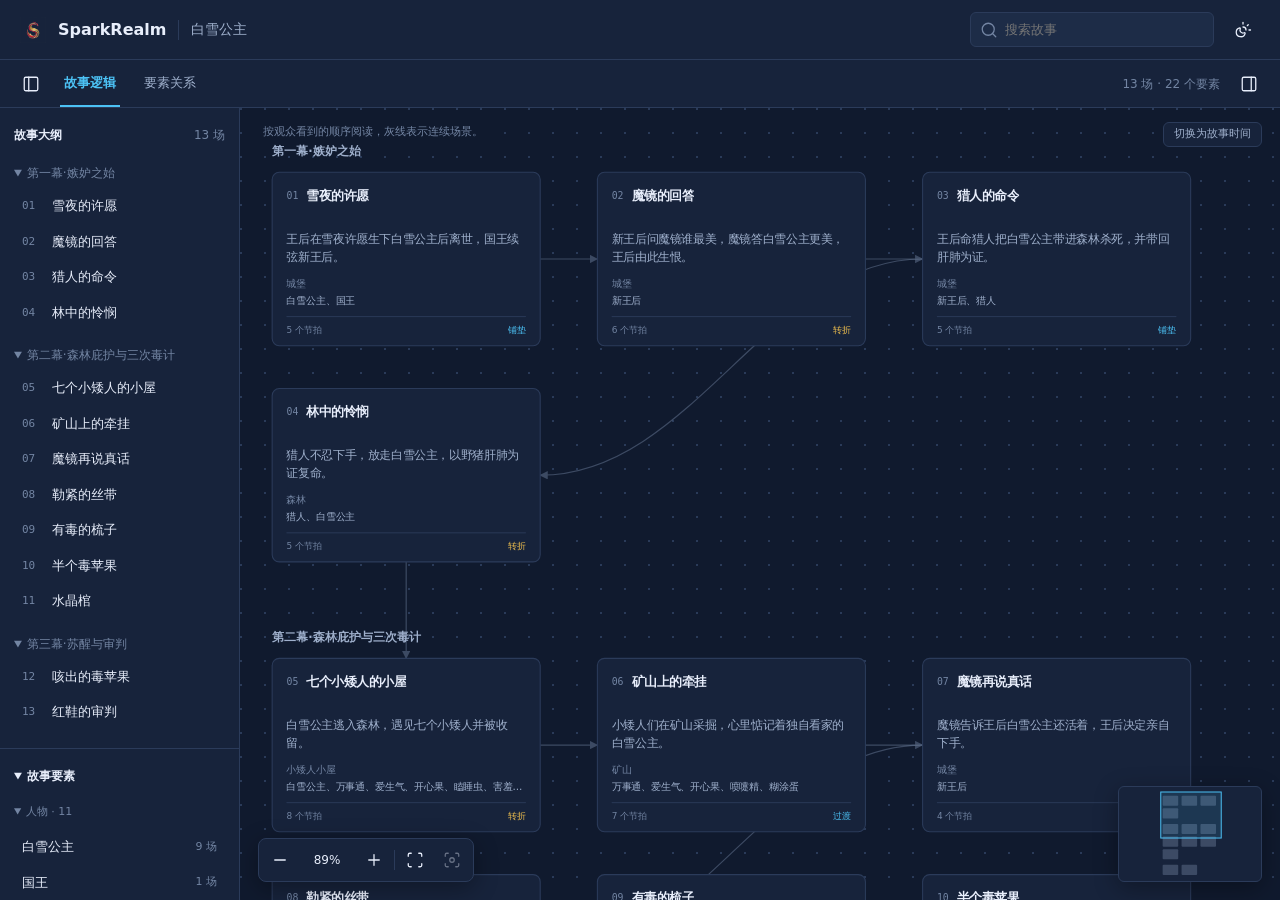
<file: snow_white.html>
<!doctype html>
<html lang="zh-CN" data-theme="dark">
<head>
<meta charset="utf-8">
<meta name="viewport" content="width=device-width, initial-scale=1">
<title>白雪公主 · SparkRealm StoryGraph</title>
<style>:root {
  color-scheme: light;
  --bg: #f5f6f5; --panel: #ffffff; --panel-2: #f0f2f1;
  --ink: #202823; --muted: #5b665f; --dim: #69756e; --border: #dce2de;
  --accent: #177b63; --accent-soft: #e7f2ed;
  --before: #687b91; --causes: #ba5063; --setsUp: #987017; --overlaps: #7564b5;
  --left-width: 240px; --right-width: 344px;
  --shadow: 0 6px 24px #18261d12;
}
[data-theme="dark"] {
  color-scheme: dark;
  --bg: #101a2e; --panel: #17233b; --panel-2: #1d2c47;
  --ink: #e8eefb; --muted: #9fb0cc; --dim: #7385a3; --border: #2b3b5a;
  --accent: #4cc2f5; --accent-soft: #16324c;
  --before: #6ba4f7; --causes: #f2798a; --setsUp: #f2c14e; --overlaps: #a894f5;
  --shadow: 0 6px 24px #00000055;
}
* { box-sizing: border-box; letter-spacing: 0; }
html, body { margin: 0; height: 100%; }
body { font: 14px/1.5 ui-sans-serif, system-ui, "PingFang SC", "Microsoft YaHei", sans-serif; color: var(--ink); background: var(--bg); display: grid; grid-template: 60px 48px minmax(0, 1fr) / var(--left-width) minmax(0, 1fr) 0; grid-template-areas: "top top top" "bar bar bar" "left canvas right"; height: 100dvh; overflow: hidden; }
body.left-closed { --left-width: 0px; }
body.right-open { grid-template-columns: var(--left-width) minmax(0, 1fr) 0; }
button, input, select { font: inherit; color: inherit; }
button { cursor: pointer; }
button:disabled { cursor: default; opacity: .38; }
button, select, input { border: 1px solid var(--border); border-radius: 6px; background: var(--panel); }
button:hover:not(:disabled) { background: var(--panel-2); }
button:focus-visible, input:focus-visible, select:focus-visible, summary:focus-visible { outline: 2px solid var(--accent); outline-offset: 3px; }
button { -webkit-tap-highlight-color: transparent; }
[hidden] { display: none !important; }
.icon { width: 18px; height: 18px; fill: none; stroke: currentColor; stroke-width: 1.7; stroke-linecap: round; stroke-linejoin: round; flex: none; }
.icon-defs { width: 0; height: 0; position: absolute; }
.icon-button { width: 34px; height: 34px; display: inline-flex; align-items: center; justify-content: center; flex: none; padding: 0; border-color: transparent; background: transparent; }
.divider { height: 20px; width: 1px; background: var(--border); flex: none; }
.topbar { grid-area: top; display: flex; justify-content: space-between; align-items: center; gap: 24px; padding: 0 20px; background: var(--panel); border-bottom: 1px solid var(--border); z-index: 25; min-width: 0; }
.brand { display: flex; align-items: center; gap: 12px; min-width: 0; }
.brand strong { font-size: 16px; white-space: nowrap; }
.brand-icon { color: var(--accent); width: 24px; height: 24px; }
.brand-logo { width: 26px; height: 26px; object-fit: contain; flex: none; }
.story-title { color: var(--muted); overflow: hidden; text-overflow: ellipsis; white-space: nowrap; }
.header-actions { display: flex; align-items: center; gap: 12px; flex: none; }
.search-wrap { width: 244px; position: relative; display: flex; align-items: center; }
.search-wrap > .icon { position: absolute; left: 10px; color: var(--dim); pointer-events: none; }
#search { padding: 7px 10px 7px 34px; width: 100%; background: var(--panel-2); font-size: 13px; }
.search-results { position: absolute; right: 0; top: 42px; width: 360px; max-width: calc(100vw - 24px); max-height: 380px; overflow: auto; padding: 6px; background: var(--panel); border: 1px solid var(--border); border-radius: 8px; box-shadow: var(--shadow); }
.search-result { display: block; text-align: left; width: 100%; border: 0; padding: 10px; }
.search-result.active { background: var(--accent-soft); }
.search-result .result-type { font-size: 11px; color: var(--dim); display: block; }
.search-result .result-text { display: block; overflow-wrap: anywhere; }
mark { color: var(--ink); background: var(--accent-soft); font-weight: 650; }
.search-empty { padding: 16px; color: var(--muted); }
.workspace-bar { grid-area: bar; display: flex; align-items: center; gap: 12px; padding: 0 14px; border-bottom: 1px solid var(--border); background: var(--panel); z-index: 10; }
.seg { display: flex; height: 100%; gap: 20px; }
.seg button { border: 0; border-bottom: 2px solid transparent; border-radius: 0; padding: 0 4px; background: transparent; color: var(--muted); font-size: 13px; white-space: nowrap; }
.seg button.active { color: var(--accent); border-bottom-color: var(--accent); font-weight: 650; }
.subseg { margin-left: 8px; gap: 14px; }
.subseg button { font-size: 12px; }
.workspace-count { margin-left: auto; font-size: 12px; color: var(--dim); }
#toggle-right { margin-left: auto; }
.workspace-count + #toggle-right { margin-left: 0; }
.left { grid-area: left; min-width: 0; overflow: auto; border-right: 1px solid var(--border); background: var(--panel); z-index: 12; }
.left-closed .left { visibility: hidden; }
.panel { padding: 18px 14px; border-bottom: 1px solid var(--border); }
.section-heading { display: flex; justify-content: space-between; align-items: center; margin-bottom: 14px; }
.section-heading h2, .panel > summary { font-size: 12px; font-weight: 650; margin: 0; }
.section-heading > span { color: var(--dim); font-size: 12px; }
.panel > summary { cursor: pointer; }
.panel[open] > summary { margin-bottom: 14px; }
.act { margin-top: 10px; }
.act > summary { cursor: pointer; font-size: 12px; color: var(--dim); padding: 6px 0; overflow-wrap: anywhere; }
.scene-item, .entity-item { display: flex; align-items: center; gap: 10px; width: 100%; text-align: left; background: transparent; border: 0; padding: 8px; font-size: 13px; }
.scene-item > span:last-child, .entity-item > span:first-child { overflow: hidden; text-overflow: ellipsis; white-space: nowrap; }
.item-number { color: var(--dim); font: 11px ui-monospace, monospace; width: 20px; flex: none; }
.scene-item.active, .entity-item.active { background: var(--accent-soft); color: var(--accent); }
.group-title { color: var(--dim); font-size: 11px; margin: 14px 0 6px; }
.entity-group { margin: 8px 0; }
.entity-group > summary { cursor: pointer; color: var(--dim); font-size: 11px; padding: 5px 0; }
.entity-group[open] > summary { margin-bottom: 4px; }
.entity-item .count { color: var(--dim); margin-left: auto; flex: none; font-size: 11px; }
.filter-label { display: flex; align-items: center; gap: 8px; font-size: 12px; padding: 5px 0; }
input[type="checkbox"] { accent-color: var(--accent); }
.line-swatch { width: 20px; height: 0; border-top: 2px solid var(--before); }
.line-swatch.causes { border-color: var(--causes); }
.line-swatch.setsUp { border-color: var(--setsUp); border-top-style: dashed; }
.line-swatch.overlaps { border-color: var(--overlaps); border-top-style: dotted; }
.canvas { grid-area: canvas; position: relative; min-width: 0; min-height: 0; overflow: hidden; background: radial-gradient(circle at 1px 1px, var(--border) .7px, transparent 1px) 0 0 / 24px 24px, var(--bg); }
.story-svg { position: absolute; inset: 0; width: 100%; height: 100%; display: none; cursor: grab; touch-action: none; }
.story-svg.active { display: block; }
.story-svg.panning { cursor: grabbing; }
.context-bar { position: absolute; left: 18px; right: 18px; top: 14px; z-index: 4; display: flex; justify-content: space-between; align-items: flex-start; gap: 10px; pointer-events: none; }
#mode-context { background: var(--bg); padding: 2px 5px; font-size: 11px; color: var(--dim); }
.layout-toggle { pointer-events: auto; font-size: 11px; padding: 3px 10px; border-radius: 6px; background: var(--panel); color: var(--muted); white-space: nowrap; }
.layout-toggle:hover { color: var(--ink); border-color: var(--dim); }
#relation-scope-wrap { font-size: 12px; color: var(--muted); pointer-events: auto; display: flex; align-items: center; gap: 8px; background: var(--panel); border: 1px solid var(--border); padding: 4px 8px; border-radius: 6px; }
#relation-scope { max-width: 180px; width: 150px; font-size: 12px; padding: 4px; border: 0; }
.column-label { fill: var(--muted); font-size: 13px; font-weight: 600; }
.graph-node { cursor: pointer; outline: none; }
.node-box { fill: var(--panel); stroke: var(--border); stroke-width: 1.2; }
.graph-node:hover .node-box { stroke: var(--dim); }
.graph-node.selected .node-box, .graph-node:focus-visible .node-box { stroke: var(--accent); stroke-width: 2.5; }
.graph-node.neighbor .node-box { stroke: var(--accent); stroke-opacity: .55; }
.graph-node.dim { opacity: .42; }
.node-content { width: 100%; height: 100%; padding: 15px; overflow: hidden; color: var(--ink); font-size: 13px; line-height: 1.5; }
.node-heading { display: flex; align-items: flex-start; gap: 9px; height: 43px; }
.node-number { flex: none; font: 11px/22px ui-monospace, monospace; color: var(--dim); }
.node-title { font-size: 14px; font-weight: 650; line-height: 21px; overflow-wrap: anywhere; display: -webkit-box; -webkit-line-clamp: 2; -webkit-box-orient: vertical; overflow: hidden; }
.node-summary { margin: 6px 0 10px; height: 40px; color: var(--muted); font-size: 13px; line-height: 20px; display: -webkit-box; -webkit-line-clamp: 2; -webkit-box-orient: vertical; overflow: hidden; overflow-wrap: anywhere; }
.node-people, .node-location { color: var(--muted); font-size: 11px; line-height: 19px; overflow: hidden; text-overflow: ellipsis; white-space: nowrap; }
.node-location { color: var(--dim); }
.node-footer { display: flex; justify-content: space-between; gap: 6px; align-items: center; border-top: 1px solid var(--border); padding-top: 7px; margin-top: 8px; color: var(--dim); font-size: 10px; }
.node-badges { display: flex; gap: 8px; color: var(--accent); }
.role-climax .node-badges { color: var(--causes); }
.role-turningPoint .node-badges { color: var(--setsUp); }
.compact .node-content { padding: 10px 12px; }
.compact .node-heading { height: auto; }
.compact .node-title { font-size: 13px; line-height: 19px; }
.entity .node-content { padding: 10px 12px; }
.entity-heading { display: flex; align-items: center; gap: 8px; }
.entity-name { overflow: hidden; text-overflow: ellipsis; white-space: nowrap; font-weight: 600; }
.entity-kind { color: var(--accent); font-size: 10px; flex: none; }
.entity-kind.kind-location { color: var(--before); }
.entity-kind.kind-prop { color: var(--setsUp); }
.entity-count { color: var(--dim); font-size: 11px; margin-top: 7px; }
.sequence-edge { fill: none; stroke: var(--dim); stroke-width: 1.2; opacity: .45; }
.marker-sequence { fill: var(--dim); }
.logic-edge, .pair-edge { outline: none; cursor: pointer; }
.edge-line, .part-edge { fill: none; stroke-width: 1.7; }
.edge-hit { fill: none; stroke: transparent; stroke-width: 16; pointer-events: stroke; }
.logic-edge { opacity: 0; pointer-events: none; }
.logic-edge .edge-hit { pointer-events: none; }
.logic-edge.visible, .logic-edge.hot, .logic-edge.hover-show { opacity: .8; pointer-events: auto; }
.logic-edge.visible .edge-hit, .logic-edge.hot .edge-hit, .logic-edge.hover-show .edge-hit { pointer-events: stroke; }
.edge-line { stroke: var(--before); }
.rel-causes .edge-line { stroke: var(--causes); }
.rel-setsUp .edge-line { stroke: var(--setsUp); stroke-dasharray: 5 4; }
.rel-overlaps .edge-line { stroke: var(--overlaps); stroke-dasharray: 2 4; }
.marker-before { fill: var(--before); }
.marker-causes { fill: var(--causes); }
.marker-setsUp { fill: var(--setsUp); }
.marker-person { fill: var(--accent); }
.pair-edge .edge-line { stroke: var(--accent); }
/* 要素关系：连线默认隐藏，选中/悬停或勾选“显示连线”才出现 */
.pair-edge, .part-edge { opacity: 0; pointer-events: none; }
.part-edge { stroke: var(--dim); }
.edge-line, .sequence-edge, .part-edge { vector-effect: non-scaling-stroke; }
.hot .edge-line, .logic-edge:focus-visible .edge-line, .pair-edge:focus-visible .edge-line { stroke-width: 3; }
.part-edge.hot, .part-edge.hover-show, .charm-svg.show-edges .part-edge { opacity: .5; stroke: var(--dim); }
.part-edge.hot { stroke: var(--accent); opacity: .8; stroke-width: 2; pointer-events: auto; }
.pair-edge.hot, .pair-edge.hover-show, .charm-svg.show-edges .pair-edge { opacity: .78; pointer-events: auto; }
.pair-edge.dim { opacity: .12; }
.scope-off, .type-off, .filter-off { display: none !important; }
.canvas-toolbar { position: absolute; left: 18px; bottom: 18px; display: flex; gap: 3px; align-items: center; padding: 4px; background: var(--panel); border: 1px solid var(--border); border-radius: 8px; box-shadow: var(--shadow); z-index: 5; }
.zoom-value { width: 54px; border: 0; font-size: 12px; padding: 7px 0; background: transparent; font-variant-numeric: tabular-nums; }
.clear-selection { position: absolute; top: 52px; left: 22px; display: flex; align-items: center; gap: 5px; font-size: 11px; padding: 4px 7px; z-index: 5; }
.clear-selection .icon { width: 13px; height: 13px; }
.minimap { position: absolute; right: 18px; bottom: 18px; width: 144px; height: 96px; background: var(--panel); border: 1px solid var(--border); border-radius: 6px; overflow: hidden; box-shadow: var(--shadow); z-index: 5; cursor: crosshair; }
.minimap rect { fill: var(--dim); opacity: .4; }
.minimap rect.vp { fill: var(--accent); fill-opacity: .12; stroke: var(--accent); opacity: 1; }
.right { position: fixed; right: 0; top: 108px; bottom: 0; width: var(--right-width); min-width: 0; overflow: auto; background: var(--panel); border-left: 1px solid var(--border); box-shadow: var(--shadow); visibility: hidden; z-index: 15; }
.right-open .right { visibility: visible; }
.detail-toolbar { display: flex; align-items: center; justify-content: space-between; padding: 10px 16px; position: sticky; top: 0; background: var(--panel); border-bottom: 1px solid var(--border); z-index: 2; color: var(--dim); font-size: 12px; }
.detail-toolbar-left { display: flex; align-items: center; gap: 8px; }
.detail { padding: 20px; font-size: 13px; overflow-wrap: anywhere; }
.detail h3 { margin: 0 0 10px; font-size: 19px; line-height: 1.5; }
.detail h4, .detail details > summary { margin: 24px 0 10px; font-size: 12px; font-weight: 650; }
.detail details > summary { cursor: pointer; }
.detail p { color: var(--muted); line-height: 1.8; }
.detail .sub { color: var(--dim); font-size: 11px; margin-bottom: 10px; }
.detail .row { margin: 7px 0; color: var(--muted); }
.detail .row b { color: var(--ink); font-weight: 550; }
.detail .ref-row { margin: 7px 0; }
.ref-kind { display: inline-block; min-width: 28px; color: var(--dim); font-size: 11px; margin-right: 6px; }
.ref-row .jump { color: var(--accent); }
.ref-row .jump:hover { text-decoration: underline; }
.ref-state { color: var(--muted); }
.detail .tag { display: inline-block; background: var(--panel-2); border-radius: 3px; padding: 2px 6px; font-size: 11px; margin: 0 4px 4px 0; }
.detail .jump { color: var(--accent); border: 0; background: transparent; padding: 0; text-align: left; cursor: pointer; }
.detail .jump:hover { text-decoration: underline; }
.edit-btn { font-size: 11px; padding: 2px 8px; margin-left: 6px; border: 1px solid var(--border); border-radius: 6px; background: transparent; color: var(--accent); cursor: pointer; vertical-align: middle; }
.edit-btn:hover { border-color: var(--accent); }
.scene-nav { display: flex; justify-content: space-between; margin: 18px 0; }
.scene-nav button { display: flex; align-items: center; gap: 4px; padding: 6px 8px; font-size: 12px; }
.beat-item { display: block; width: 100%; text-align: left; background: transparent; border: 0; border-left: 2px solid var(--border); border-radius: 0; padding: 8px 10px; margin: 4px 0; line-height: 1.8; font-size: 13px; overflow-wrap: anywhere; }
.beat-item b { display: block; color: var(--dim); font-size: 11px; }
.beat-item.selected { border-left-color: var(--accent); background: var(--accent-soft); }
.relation-item { border-top: 1px solid var(--border); padding: 10px 0; line-height: 1.8; }
.relation-item .scope-label { display: block; color: var(--dim); font-size: 11px; }
.pair-block { margin: 10px 0; }
.pair-block > summary { cursor: pointer; font-size: 13px; font-weight: 550; padding: 6px 0; }
.pair-block.static { font-size: 13px; font-weight: 550; }
.pair-chain { display: block; color: var(--muted); font-size: 12px; font-weight: 400; margin-top: 3px; }
.pair-block > summary .jump { border: 0; background: transparent; padding: 0; color: var(--accent); }
.detail .evo-event { display: block; width: 100%; text-align: left; background: transparent; border: 0; border-top: 1px solid var(--border); border-radius: 0; padding: 9px 4px; line-height: 1.7; color: var(--ink); cursor: pointer; }
.detail .evo-event:hover { background: var(--panel-2); }
.rel-kinds { color: var(--ink); font-size: 12px; margin: 4px 0 6px; }
.evo-event b { display: block; }
.evo-transition { color: var(--accent); }
.evo-reason { display: block; color: var(--muted); font-size: 12px; }
.evo-preview { padding: 8px 4px 12px; border-top: 1px dashed var(--border); background: var(--panel-2); border-radius: 6px; }
.evo-preview .row { margin: 5px 0; }
.preview-beat { margin: 5px 0; color: var(--muted); line-height: 1.7; }
.preview-beat b { display: inline-block; min-width: 30px; color: var(--dim); font-weight: 500; margin-right: 6px; }
.detail .scene-appearance { padding: 10px 0; border-bottom: 1px solid var(--border); }
.detail .scene-appearance button { display: inline-flex; align-items: baseline; gap: 8px; }
.detail .scene-appearance p { margin: 6px 0; }
.detail code { font-size: 11px; }
.ref-thumb { width: 40px; height: 40px; object-fit: cover; border-radius: 4px; margin-right: 8px; vertical-align: middle; }
#empty-state { position: absolute; inset: 40% 0 auto; text-align: center; color: var(--muted); }
.sr-only { position: absolute; width: 1px; height: 1px; padding: 0; margin: -1px; overflow: hidden; clip-path: inset(50%); white-space: nowrap; }
@media (max-width: 1100px) {
  :root { --left-width: 210px; --right-width: 320px; }
  body.right-open { grid-template-columns: var(--left-width) minmax(0, 1fr) 0; }
  .minimap { display: none; }
}
@media (max-width: 700px) {
  body, body.right-open { grid-template-columns: 0 minmax(0, 1fr) 0; }
  .topbar { padding: 0 12px; gap: 12px; }
  .brand { gap: 7px; }
  .brand strong { font-size: 14px; }
  .brand .divider, .story-title { display: none; }
  .header-actions { gap: 3px; min-width: 0; }
  .search-wrap { width: 132px; }
  .workspace-bar { gap: 5px; padding: 0 8px; }
  .seg { gap: 14px; }
  .seg button { font-size: 12px; }
  .workspace-count { display: none; }
  #toggle-right { margin-left: auto; }
  .left { position: fixed; left: 0; top: 108px; bottom: 0; width: 260px; box-shadow: var(--shadow); }
  .right { width: min(344px, 100vw); }
  .context-bar { left: 12px; right: 12px; flex-wrap: wrap; }
  #relation-scope-wrap { margin-left: auto; }
  .canvas-toolbar { left: 12px; bottom: 12px; }
  .clear-selection { top: 84px; left: 12px; }
}
</style>
</head>
<body>
<!-- Lucide icons, lucide-static v1.47.0, ISC license. -->
<svg class="icon-defs" xmlns="http://www.w3.org/2000/svg" aria-hidden="true"><defs>
  <symbol id="icon-panel-left" viewBox="0 0 24 24"><rect width="18" height="18" x="3" y="3" rx="2"/><path d="M9 3v18"/></symbol>
  <symbol id="icon-panel-right" viewBox="0 0 24 24"><rect width="18" height="18" x="3" y="3" rx="2"/><path d="M15 3v18"/></symbol>
  <symbol id="icon-search" viewBox="0 0 24 24"><path d="m21 21-4.34-4.34"/><circle cx="11" cy="11" r="8"/></symbol>
  <symbol id="icon-scan" viewBox="0 0 24 24"><path d="M3 7V5a2 2 0 0 1 2-2h2"/><path d="M17 3h2a2 2 0 0 1 2 2v2"/><path d="M21 17v2a2 2 0 0 1-2 2h-2"/><path d="M7 21H5a2 2 0 0 1-2-2v-2"/></symbol>
  <symbol id="icon-focus" viewBox="0 0 24 24"><circle cx="12" cy="12" r="3"/><path d="M3 7V5a2 2 0 0 1 2-2h2"/><path d="M17 3h2a2 2 0 0 1 2 2v2"/><path d="M21 17v2a2 2 0 0 1-2 2h-2"/><path d="M7 21H5a2 2 0 0 1-2-2v-2"/></symbol>
  <symbol id="icon-sun-moon" viewBox="0 0 24 24"><path d="M12 2v2"/><path d="M14.837 16.385a6 6 0 1 1-7.223-7.222c.624-.147.97.66.715 1.248a4 4 0 0 0 5.26 5.259c.589-.255 1.396.09 1.248.715"/><path d="M16 12a4 4 0 0 0-4-4"/><path d="m19 5-1.256 1.256"/><path d="M20 12h2"/></symbol>
  <symbol id="icon-minus" viewBox="0 0 24 24"><path d="M5 12h14"/></symbol>
  <symbol id="icon-plus" viewBox="0 0 24 24"><path d="M5 12h14"/><path d="M12 5v14"/></symbol>
  <symbol id="icon-x" viewBox="0 0 24 24"><path d="M18 6 6 18"/><path d="m6 6 12 12"/></symbol>
  <symbol id="icon-chevron-left" viewBox="0 0 24 24"><path d="m15 18-6-6 6-6"/></symbol>
  <symbol id="icon-chevron-right" viewBox="0 0 24 24"><path d="m9 18 6-6-6-6"/></symbol>
  <symbol id="icon-network" viewBox="0 0 24 24"><rect x="16" y="16" width="6" height="6" rx="1"/><rect x="2" y="16" width="6" height="6" rx="1"/><rect x="9" y="2" width="6" height="6" rx="1"/><path d="M5 16v-3a1 1 0 0 1 1-1h12a1 1 0 0 1 1 1v3"/><path d="M12 12V8"/></symbol>
  <symbol id="icon-triangle-alert" viewBox="0 0 24 24"><path d="m21.73 18-8-14a2 2 0 0 0-3.48 0l-8 14A2 2 0 0 0 4 21h16a2 2 0 0 0 1.73-3"/><path d="M12 9v4"/><path d="M12 17h.01"/></symbol>
</defs></svg>

<header class="topbar">
  <div class="brand"><img class="brand-logo" src="[data-uri]" alt="SparkRealm"><strong>SparkRealm</strong><span class="divider"></span><span class="story-title" title="白雪公主">白雪公主</span></div>
  <div class="header-actions">
    <div class="search-wrap"><svg class="icon"><use href="#icon-search"/></svg><input id="search" type="search" autocomplete="off" placeholder="搜索故事" aria-label="搜索场景、节拍或要素" aria-controls="search-results" aria-expanded="false"><div id="search-results" class="search-results" hidden></div></div>
    <button class="icon-button" id="theme" type="button" title="切换主题" aria-label="切换主题"><svg class="icon"><use href="#icon-sun-moon"/></svg></button>
  </div>
</header>
<nav class="workspace-bar" aria-label="图谱视图">
  <button class="icon-button" id="toggle-left" title="显示或收起目录" aria-label="显示或收起目录" aria-expanded="true" aria-controls="left-panel"><svg class="icon"><use href="#icon-panel-left"/></svg></button>
  <div class="seg" role="tablist" aria-label="故事视图">
    <button role="tab" data-view="logic" aria-selected="true" class="active">故事逻辑</button>
    <button role="tab" data-view="charmap" aria-selected="false" tabindex="-1">要素关系</button>
  </div>

  <span id="story-count" class="workspace-count"></span>
  <button class="icon-button" id="toggle-right" title="显示或收起详情" aria-label="显示或收起详情" aria-expanded="false" aria-controls="right-panel"><svg class="icon"><use href="#icon-panel-right"/></svg></button>
</nav>
<aside class="left" id="left-panel" aria-label="故事目录">
  <section class="panel"><div class="section-heading"><h2>故事大纲</h2><span id="scene-count"></span></div><div id="outline"></div></section>
  <details class="panel" open><summary>故事要素</summary><div id="entities"></div></details>
  <details class="panel"><summary>故事情节</summary><div id="legend"></div></details>
</aside>
<main class="canvas" id="canvas" aria-label="故事图谱画布">
  <div class="context-bar"><span id="mode-context"></span><button type="button" id="layout-toggle" class="layout-toggle" hidden></button><label id="relation-scope-wrap" hidden>关系时点 <select id="relation-scope" aria-label="关系生效场景"></select></label></div>
  <svg class="story-svg" data-mode="telling" viewBox="0 0 1164 1656" aria-label="讲述顺序图"><defs><marker id="telling-before" viewBox="0 0 10 10" refX="9" refY="5" markerWidth="7" markerHeight="7" orient="auto-start-reverse"><path d="M 0 0 L 10 5 L 0 10 z" class="marker-before"/></marker><marker id="telling-causes" viewBox="0 0 10 10" refX="9" refY="5" markerWidth="7" markerHeight="7" orient="auto-start-reverse"><path d="M 0 0 L 10 5 L 0 10 z" class="marker-causes"/></marker><marker id="telling-setsUp" viewBox="0 0 10 10" refX="9" refY="5" markerWidth="7" markerHeight="7" orient="auto-start-reverse"><path d="M 0 0 L 10 5 L 0 10 z" class="marker-setsUp"/></marker><marker id="telling-sequence" viewBox="0 0 10 10" refX="9" refY="5" markerWidth="7" markerHeight="7" orient="auto-start-reverse"><path d="M 0 0 L 10 5 L 0 10 z" class="marker-sequence"/></marker><marker id="telling-person" viewBox="0 0 10 10" refX="9" refY="5" markerWidth="7" markerHeight="7" orient="auto-start-reverse"><path d="M 0 0 L 10 5 L 0 10 z" class="marker-person"/></marker></defs><g class="edges"><path class="sequence-edge" d="M 336 169 C 362 169 374 169 400 169" marker-end="url(#telling-sequence)"/><path class="sequence-edge" d="M 700 169 C 726 169 738 169 764 169" marker-end="url(#telling-sequence)"/><path class="sequence-edge" d="M 764 169 C 592.8 169 507.20000000000005 411 336 411" marker-end="url(#telling-sequence)"/><path class="sequence-edge" d="M 186 508 C 186 551.2 186 572.8 186 616" marker-end="url(#telling-sequence)"/><path class="sequence-edge" d="M 336 713 C 362 713 374 713 400 713" marker-end="url(#telling-sequence)"/><path class="sequence-edge" d="M 700 713 C 726 713 738 713 764 713" marker-end="url(#telling-sequence)"/><path class="sequence-edge" d="M 764 713 C 592.8 713 507.20000000000005 955 336 955" marker-end="url(#telling-sequence)"/><path class="sequence-edge" d="M 336 955 C 362 955 374 955 400 955" marker-end="url(#telling-sequence)"/><path class="sequence-edge" d="M 700 955 C 726 955 738 955 764 955" marker-end="url(#telling-sequence)"/><path class="sequence-edge" d="M 764 955 C 592.8 955 507.20000000000005 1197 336 1197" marker-end="url(#telling-sequence)"/><path class="sequence-edge" d="M 186 1294 C 186 1337.2 186 1358.8 186 1402" marker-end="url(#telling-sequence)"/><path class="sequence-edge" d="M 336 1499 C 362 1499 374 1499 400 1499" marker-end="url(#telling-sequence)"/><g class="logic-edge rel-before" data-edge-id="lr_1" data-source="scene_001" data-target="scene_002" data-kind="before" tabindex="0" role="button" aria-label="先后：白雪公主长成后，王后才在魔镜前得知她更美。"><path class="edge-hit" d="M 336 151 C 362 151 374 151 400 151"/><path class="edge-line" d="M 336 151 C 362 151 374 151 400 151" marker-end="url(#telling-before)"/><title>先后：白雪公主长成后，王后才在魔镜前得知她更美。</title></g><g class="logic-edge rel-causes" data-edge-id="lr_2" data-source="scene_002" data-target="scene_003" data-kind="causes" tabindex="0" role="button" aria-label="因果：嫉妒使王后下令除掉白雪公主。"><path class="edge-hit" d="M 700 151 C 726 151 738 151 764 151"/><path class="edge-line" d="M 700 151 C 726 151 738 151 764 151" marker-end="url(#telling-causes)"/><title>因果：嫉妒使王后下令除掉白雪公主。</title></g><g class="logic-edge rel-setsUp" data-edge-id="lr_3" data-source="scene_003" data-target="scene_004" data-kind="setsUp" tabindex="0" role="button" aria-label="伏笔：猎人的怜悯为后续隐藏真相埋下伏笔。"><path class="edge-hit" d="M 764 151 C 592.8 151 507.20000000000005 393 336 393"/><path class="edge-line" d="M 764 151 C 592.8 151 507.20000000000005 393 336 393" marker-end="url(#telling-setsUp)"/><title>伏笔：猎人的怜悯为后续隐藏真相埋下伏笔。</title></g><g class="logic-edge rel-before" data-edge-id="lr_4" data-source="scene_004" data-target="scene_005" data-kind="before" tabindex="0" role="button" aria-label="先后：白雪公主逃入森林后遇见小矮人。"><path class="edge-hit" d="M 168 508 C 168 551.2 168 572.8 168 616"/><path class="edge-line" d="M 168 508 C 168 551.2 168 572.8 168 616" marker-end="url(#telling-before)"/><title>先后：白雪公主逃入森林后遇见小矮人。</title></g><g class="logic-edge rel-causes" data-edge-id="lr_5" data-source="scene_006" data-target="scene_007" data-kind="causes" tabindex="0" role="button" aria-label="因果：魔镜揭穿真相，王后亲自乔装下手。"><path class="edge-hit" d="M 764 695 C 592.8 695 507.20000000000005 937 336 937"/><path class="edge-line" d="M 764 695 C 592.8 695 507.20000000000005 937 336 937" marker-end="url(#telling-causes)"/><title>因果：魔镜揭穿真相，王后亲自乔装下手。</title></g><g class="logic-edge rel-before" data-edge-id="lr_6" data-source="scene_007" data-target="scene_008" data-kind="before" tabindex="0" role="button" aria-label="先后：丝带之计失败后，王后改用毒梳。"><path class="edge-hit" d="M 336 937 C 362 937 374 937 400 937"/><path class="edge-line" d="M 336 937 C 362 937 374 937 400 937" marker-end="url(#telling-before)"/><title>先后：丝带之计失败后，王后改用毒梳。</title></g><g class="logic-edge rel-before" data-edge-id="lr_7" data-source="scene_008" data-target="scene_009" data-kind="before" tabindex="0" role="button" aria-label="先后：毒梳失败后，王后祭出毒苹果。"><path class="edge-hit" d="M 700 937 C 726 937 738 937 764 937"/><path class="edge-line" d="M 700 937 C 726 937 738 937 764 937" marker-end="url(#telling-before)"/><title>先后：毒梳失败后，王后祭出毒苹果。</title></g><g class="logic-edge rel-causes" data-edge-id="lr_8" data-source="scene_009" data-target="scene_010" data-kind="causes" tabindex="0" role="button" aria-label="因果：白雪公主中毒长眠，小矮人置办水晶棺。"><path class="edge-hit" d="M 764 937 C 592.8 937 507.20000000000005 1179 336 1179"/><path class="edge-line" d="M 764 937 C 592.8 937 507.20000000000005 1179 336 1179" marker-end="url(#telling-causes)"/><title>因果：白雪公主中毒长眠，小矮人置办水晶棺。</title></g><g class="logic-edge rel-before" data-edge-id="lr_11" data-source="scene_012" data-target="scene_013" data-kind="before" tabindex="0" role="button" aria-label="先后：苏醒之后，二人回城堡举行婚礼并审判王后。"><path class="edge-hit" d="M 336 1481 C 362 1481 374 1481 400 1481"/><path class="edge-line" d="M 336 1481 C 362 1481 374 1481 400 1481" marker-end="url(#telling-before)"/><title>先后：苏醒之后，二人回城堡举行婚礼并审判王后。</title></g><g class="logic-edge rel-before" data-edge-id="lr_12" data-source="scene_005" data-target="scene_014" data-kind="before" tabindex="0" role="button" aria-label="先后：收留之后，小矮人白日下矿劳作。"><path class="edge-hit" d="M 336 695 C 362 695 374 695 400 695"/><path class="edge-line" d="M 336 695 C 362 695 374 695 400 695" marker-end="url(#telling-before)"/><title>先后：收留之后，小矮人白日下矿劳作。</title></g><g class="logic-edge rel-before" data-edge-id="lr_13" data-source="scene_014" data-target="scene_006" data-kind="before" tabindex="0" role="button" aria-label="先后：矿山的日常之后，城堡里魔镜再吐真言。"><path class="edge-hit" d="M 700 695 C 726 695 738 695 764 695"/><path class="edge-line" d="M 700 695 C 726 695 738 695 764 695" marker-end="url(#telling-before)"/><title>先后：矿山的日常之后，城堡里魔镜再吐真言。</title></g><g class="logic-edge rel-before" data-edge-id="lr_14" data-source="scene_010" data-target="scene_012" data-kind="before" tabindex="0" role="button" aria-label="先后：小矮人抬棺出殡，途中意外震出毒苹果。"><path class="edge-hit" d="M 168 1294 C 168 1337.2 168 1358.8 168 1402"/><path class="edge-line" d="M 168 1294 C 168 1337.2 168 1358.8 168 1402" marker-end="url(#telling-before)"/><title>先后：小矮人抬棺出殡，途中意外震出毒苹果。</title></g></g><g class="nodes"><g class="graph-node scene role-setup" data-node-id="scene_001" data-node-type="scene" transform="translate(36 72)" tabindex="0" role="button">
    <rect class="node-box" width="300" height="194" rx="8"/>
    <foreignObject x="1" y="1" width="298" height="192"><div xmlns="http://www.w3.org/1999/xhtml" class="node-content"><div class="node-heading"><span class="node-number">01</span><span class="node-title" title="雪夜的许愿">雪夜的许愿</span></div>
    <p class="node-summary" title="王后在雪夜许愿生下白雪公主后离世，国王续弦新王后。">王后在雪夜许愿生下白雪公主后离世，国王续弦新王后。</p>
    <div class="node-location" title="城堡">城堡</div>
    <div class="node-people" title="白雪公主、国王">白雪公主、国王</div>
    <div class="node-footer"><span>5 个节拍</span><span class="node-badges"><span>铺垫</span></span></div></div></foreignObject>
  </g><g class="graph-node scene role-turningPoint" data-node-id="scene_002" data-node-type="scene" transform="translate(400 72)" tabindex="0" role="button">
    <rect class="node-box" width="300" height="194" rx="8"/>
    <foreignObject x="1" y="1" width="298" height="192"><div xmlns="http://www.w3.org/1999/xhtml" class="node-content"><div class="node-heading"><span class="node-number">02</span><span class="node-title" title="魔镜的回答">魔镜的回答</span></div>
    <p class="node-summary" title="新王后问魔镜谁最美，魔镜答白雪公主更美，王后由此生恨。">新王后问魔镜谁最美，魔镜答白雪公主更美，王后由此生恨。</p>
    <div class="node-location" title="城堡">城堡</div>
    <div class="node-people" title="新王后">新王后</div>
    <div class="node-footer"><span>6 个节拍</span><span class="node-badges"><span>转折</span></span></div></div></foreignObject>
  </g><g class="graph-node scene role-setup" data-node-id="scene_003" data-node-type="scene" transform="translate(764 72)" tabindex="0" role="button">
    <rect class="node-box" width="300" height="194" rx="8"/>
    <foreignObject x="1" y="1" width="298" height="192"><div xmlns="http://www.w3.org/1999/xhtml" class="node-content"><div class="node-heading"><span class="node-number">03</span><span class="node-title" title="猎人的命令">猎人的命令</span></div>
    <p class="node-summary" title="王后命猎人把白雪公主带进森林杀死，并带回肝肺为证。">王后命猎人把白雪公主带进森林杀死，并带回肝肺为证。</p>
    <div class="node-location" title="城堡">城堡</div>
    <div class="node-people" title="新王后、猎人">新王后、猎人</div>
    <div class="node-footer"><span>5 个节拍</span><span class="node-badges"><span>铺垫</span></span></div></div></foreignObject>
  </g><g class="graph-node scene role-turningPoint" data-node-id="scene_004" data-node-type="scene" transform="translate(36 314)" tabindex="0" role="button">
    <rect class="node-box" width="300" height="194" rx="8"/>
    <foreignObject x="1" y="1" width="298" height="192"><div xmlns="http://www.w3.org/1999/xhtml" class="node-content"><div class="node-heading"><span class="node-number">04</span><span class="node-title" title="林中的怜悯">林中的怜悯</span></div>
    <p class="node-summary" title="猎人不忍下手，放走白雪公主，以野猪肝肺为证复命。">猎人不忍下手，放走白雪公主，以野猪肝肺为证复命。</p>
    <div class="node-location" title="森林">森林</div>
    <div class="node-people" title="猎人、白雪公主">猎人、白雪公主</div>
    <div class="node-footer"><span>5 个节拍</span><span class="node-badges"><span>转折</span></span></div></div></foreignObject>
  </g><g class="graph-node scene role-turningPoint" data-node-id="scene_005" data-node-type="scene" transform="translate(36 616)" tabindex="0" role="button">
    <rect class="node-box" width="300" height="194" rx="8"/>
    <foreignObject x="1" y="1" width="298" height="192"><div xmlns="http://www.w3.org/1999/xhtml" class="node-content"><div class="node-heading"><span class="node-number">05</span><span class="node-title" title="七个小矮人的小屋">七个小矮人的小屋</span></div>
    <p class="node-summary" title="白雪公主逃入森林，遇见七个小矮人并被收留。">白雪公主逃入森林，遇见七个小矮人并被收留。</p>
    <div class="node-location" title="小矮人小屋">小矮人小屋</div>
    <div class="node-people" title="白雪公主、万事通、爱生气、开心果、瞌睡虫、害羞鬼、喷嚏精、糊涂蛋">白雪公主、万事通、爱生气、开心果、瞌睡虫、害羞鬼、喷嚏精、糊涂蛋</div>
    <div class="node-footer"><span>8 个节拍</span><span class="node-badges"><span>转折</span></span></div></div></foreignObject>
  </g><g class="graph-node scene role-turningPoint" data-node-id="scene_006" data-node-type="scene" transform="translate(764 616)" tabindex="0" role="button">
    <rect class="node-box" width="300" height="194" rx="8"/>
    <foreignObject x="1" y="1" width="298" height="192"><div xmlns="http://www.w3.org/1999/xhtml" class="node-content"><div class="node-heading"><span class="node-number">07</span><span class="node-title" title="魔镜再说真话">魔镜再说真话</span></div>
    <p class="node-summary" title="魔镜告诉王后白雪公主还活着，王后决定亲自下手。">魔镜告诉王后白雪公主还活着，王后决定亲自下手。</p>
    <div class="node-location" title="城堡">城堡</div>
    <div class="node-people" title="新王后">新王后</div>
    <div class="node-footer"><span>4 个节拍</span><span class="node-badges"><span>转折</span></span></div></div></foreignObject>
  </g><g class="graph-node scene role-setup" data-node-id="scene_007" data-node-type="scene" transform="translate(36 858)" tabindex="0" role="button">
    <rect class="node-box" width="300" height="194" rx="8"/>
    <foreignObject x="1" y="1" width="298" height="192"><div xmlns="http://www.w3.org/1999/xhtml" class="node-content"><div class="node-heading"><span class="node-number">08</span><span class="node-title" title="勒紧的丝带">勒紧的丝带</span></div>
    <p class="node-summary" title="王后乔装老妇，用丝带勒昏白雪公主，被小矮人救回。">王后乔装老妇，用丝带勒昏白雪公主，被小矮人救回。</p>
    <div class="node-location" title="小矮人小屋">小矮人小屋</div>
    <div class="node-people" title="白雪公主、新王后">白雪公主、新王后</div>
    <div class="node-footer"><span>6 个节拍</span><span class="node-badges"><span>铺垫</span></span></div></div></foreignObject>
  </g><g class="graph-node scene role-setup" data-node-id="scene_008" data-node-type="scene" transform="translate(400 858)" tabindex="0" role="button">
    <rect class="node-box" width="300" height="194" rx="8"/>
    <foreignObject x="1" y="1" width="298" height="192"><div xmlns="http://www.w3.org/1999/xhtml" class="node-content"><div class="node-heading"><span class="node-number">09</span><span class="node-title" title="有毒的梳子">有毒的梳子</span></div>
    <p class="node-summary" title="王后送来毒梳，白雪公主再度昏倒，小矮人及时拔梳相救。">王后送来毒梳，白雪公主再度昏倒，小矮人及时拔梳相救。</p>
    <div class="node-location" title="小矮人小屋">小矮人小屋</div>
    <div class="node-people" title="白雪公主、新王后、万事通">白雪公主、新王后、万事通</div>
    <div class="node-footer"><span>6 个节拍</span><span class="node-badges"><span>铺垫</span></span></div></div></foreignObject>
  </g><g class="graph-node scene role-climax" data-node-id="scene_009" data-node-type="scene" transform="translate(764 858)" tabindex="0" role="button">
    <rect class="node-box" width="300" height="194" rx="8"/>
    <foreignObject x="1" y="1" width="298" height="192"><div xmlns="http://www.w3.org/1999/xhtml" class="node-content"><div class="node-heading"><span class="node-number">10</span><span class="node-title" title="半个毒苹果">半个毒苹果</span></div>
    <p class="node-summary" title="王后以毒苹果诱骗白雪公主咬下，白雪公主倒地气绝。">王后以毒苹果诱骗白雪公主咬下，白雪公主倒地气绝。</p>
    <div class="node-location" title="小矮人小屋">小矮人小屋</div>
    <div class="node-people" title="白雪公主、新王后">白雪公主、新王后</div>
    <div class="node-footer"><span>6 个节拍</span><span class="node-badges"><span>高潮</span></span></div></div></foreignObject>
  </g><g class="graph-node scene role-transition" data-node-id="scene_010" data-node-type="scene" transform="translate(36 1100)" tabindex="0" role="button">
    <rect class="node-box" width="300" height="194" rx="8"/>
    <foreignObject x="1" y="1" width="298" height="192"><div xmlns="http://www.w3.org/1999/xhtml" class="node-content"><div class="node-heading"><span class="node-number">11</span><span class="node-title" title="水晶棺">水晶棺</span></div>
    <p class="node-summary" title="七个小矮人悲痛不已，将白雪公主安放于水晶棺中日夜守护。">七个小矮人悲痛不已，将白雪公主安放于水晶棺中日夜守护。</p>
    <div class="node-location" title="小矮人小屋">小矮人小屋</div>
    <div class="node-people" title="白雪公主、万事通、爱生气、开心果、瞌睡虫、害羞鬼、喷嚏精、糊涂蛋">白雪公主、万事通、爱生气、开心果、瞌睡虫、害羞鬼、喷嚏精、糊涂蛋</div>
    <div class="node-footer"><span>5 个节拍</span><span class="node-badges"><span>过渡</span></span></div></div></foreignObject>
  </g><g class="graph-node scene role-climax" data-node-id="scene_012" data-node-type="scene" transform="translate(36 1402)" tabindex="0" role="button">
    <rect class="node-box" width="300" height="194" rx="8"/>
    <foreignObject x="1" y="1" width="298" height="192"><div xmlns="http://www.w3.org/1999/xhtml" class="node-content"><div class="node-heading"><span class="node-number">12</span><span class="node-title" title="咳出的毒苹果">咳出的毒苹果</span></div>
    <p class="node-summary" title="小矮人抬棺前往山中安葬，途中意外震出毒苹果，白雪公主终于苏醒。">小矮人抬棺前往山中安葬，途中意外震出毒苹果，白雪公主终于苏醒。</p>
    <div class="node-location" title="森林">森林</div>
    <div class="node-people" title="白雪公主、万事通、爱生气、开心果、瞌睡虫、害羞鬼、喷嚏精、糊涂蛋">白雪公主、万事通、爱生气、开心果、瞌睡虫、害羞鬼、喷嚏精、糊涂蛋</div>
    <div class="node-footer"><span>6 个节拍</span><span class="node-badges"><span>高潮</span></span></div></div></foreignObject>
  </g><g class="graph-node scene role-climax" data-node-id="scene_013" data-node-type="scene" transform="translate(400 1402)" tabindex="0" role="button">
    <rect class="node-box" width="300" height="194" rx="8"/>
    <foreignObject x="1" y="1" width="298" height="192"><div xmlns="http://www.w3.org/1999/xhtml" class="node-content"><div class="node-heading"><span class="node-number">13</span><span class="node-title" title="红鞋的审判">红鞋的审判</span></div>
    <p class="node-summary" title="白雪公主归来，恶王后的罪行败露，被迫穿上烧红的铁鞋跳舞至死。">白雪公主归来，恶王后的罪行败露，被迫穿上烧红的铁鞋跳舞至死。</p>
    <div class="node-location" title="城堡">城堡</div>
    <div class="node-people" title="白雪公主、新王后">白雪公主、新王后</div>
    <div class="node-footer"><span>6 个节拍</span><span class="node-badges"><span>高潮</span></span></div></div></foreignObject>
  </g><g class="graph-node scene role-transition" data-node-id="scene_014" data-node-type="scene" transform="translate(400 616)" tabindex="0" role="button">
    <rect class="node-box" width="300" height="194" rx="8"/>
    <foreignObject x="1" y="1" width="298" height="192"><div xmlns="http://www.w3.org/1999/xhtml" class="node-content"><div class="node-heading"><span class="node-number">06</span><span class="node-title" title="矿山上的牵挂">矿山上的牵挂</span></div>
    <p class="node-summary" title="小矮人们在矿山采掘，心里惦记着独自看家的白雪公主。">小矮人们在矿山采掘，心里惦记着独自看家的白雪公主。</p>
    <div class="node-location" title="矿山">矿山</div>
    <div class="node-people" title="万事通、爱生气、开心果、喷嚏精、糊涂蛋">万事通、爱生气、开心果、喷嚏精、糊涂蛋</div>
    <div class="node-footer"><span>7 个节拍</span><span class="node-badges"><span>过渡</span></span></div></div></foreignObject>
  </g></g><text class="column-label" x="36" y="53">第一幕·嫉妒之始</text><text class="column-label" x="36" y="597">第二幕·森林庇护与三次毒计</text><text class="column-label" x="36" y="1383">第三幕·苏醒与审判</text></svg><svg class="story-svg" data-mode="time" viewBox="0 0 1528 1438" aria-label="故事时间图"><defs><marker id="time-before" viewBox="0 0 10 10" refX="9" refY="5" markerWidth="7" markerHeight="7" orient="auto-start-reverse"><path d="M 0 0 L 10 5 L 0 10 z" class="marker-before"/></marker><marker id="time-causes" viewBox="0 0 10 10" refX="9" refY="5" markerWidth="7" markerHeight="7" orient="auto-start-reverse"><path d="M 0 0 L 10 5 L 0 10 z" class="marker-causes"/></marker><marker id="time-setsUp" viewBox="0 0 10 10" refX="9" refY="5" markerWidth="7" markerHeight="7" orient="auto-start-reverse"><path d="M 0 0 L 10 5 L 0 10 z" class="marker-setsUp"/></marker><marker id="time-sequence" viewBox="0 0 10 10" refX="9" refY="5" markerWidth="7" markerHeight="7" orient="auto-start-reverse"><path d="M 0 0 L 10 5 L 0 10 z" class="marker-sequence"/></marker><marker id="time-person" viewBox="0 0 10 10" refX="9" refY="5" markerWidth="7" markerHeight="7" orient="auto-start-reverse"><path d="M 0 0 L 10 5 L 0 10 z" class="marker-person"/></marker></defs><g class="edges"><g class="logic-edge rel-before" data-edge-id="lr_1" data-source="scene_001" data-target="scene_002" data-kind="before" tabindex="0" role="button" aria-label="先后：白雪公主长成后，王后才在魔镜前得知她更美。"><path class="edge-hit" d="M 168 266 C 168 299.6 168 316.4 168 350"/><path class="edge-line" d="M 168 266 C 168 299.6 168 316.4 168 350" marker-end="url(#time-before)"/><title>先后：白雪公主长成后，王后才在魔镜前得知她更美。</title></g><g class="logic-edge rel-causes" data-edge-id="lr_2" data-source="scene_002" data-target="scene_003" data-kind="causes" tabindex="0" role="button" aria-label="因果：嫉妒使王后下令除掉白雪公主。"><path class="edge-hit" d="M 168 544 C 168 800 168 928 168 1184"/><path class="edge-line" d="M 168 544 C 168 800 168 928 168 1184" marker-end="url(#time-causes)"/><title>因果：嫉妒使王后下令除掉白雪公主。</title></g><g class="logic-edge rel-setsUp" data-edge-id="lr_3" data-source="scene_003" data-target="scene_004" data-kind="setsUp" tabindex="0" role="button" aria-label="伏笔：猎人的怜悯为后续隐藏真相埋下伏笔。"><path class="edge-hit" d="M 168 1184 C 168 816.8 532 633.2 532 266"/><path class="edge-line" d="M 168 1184 C 168 816.8 532 633.2 532 266" marker-end="url(#time-setsUp)"/><title>伏笔：猎人的怜悯为后续隐藏真相埋下伏笔。</title></g><g class="logic-edge rel-before" data-edge-id="lr_4" data-source="scene_004" data-target="scene_005" data-kind="before" tabindex="0" role="button" aria-label="先后：白雪公主逃入森林后遇见小矮人。"><path class="edge-hit" d="M 532 266 C 532 299.6 532 316.4 532 350"/><path class="edge-line" d="M 532 266 C 532 299.6 532 316.4 532 350" marker-end="url(#time-before)"/><title>先后：白雪公主逃入森林后遇见小矮人。</title></g><g class="logic-edge rel-causes" data-edge-id="lr_5" data-source="scene_006" data-target="scene_007" data-kind="causes" tabindex="0" role="button" aria-label="因果：魔镜揭穿真相，王后亲自乔装下手。"><path class="edge-hit" d="M 168 906 C 168 650 896 522 896 266"/><path class="edge-line" d="M 168 906 C 168 650 896 522 896 266" marker-end="url(#time-causes)"/><title>因果：魔镜揭穿真相，王后亲自乔装下手。</title></g><g class="logic-edge rel-before" data-edge-id="lr_6" data-source="scene_007" data-target="scene_008" data-kind="before" tabindex="0" role="button" aria-label="先后：丝带之计失败后，王后改用毒梳。"><path class="edge-hit" d="M 896 266 C 896 299.6 896 316.4 896 350"/><path class="edge-line" d="M 896 266 C 896 299.6 896 316.4 896 350" marker-end="url(#time-before)"/><title>先后：丝带之计失败后，王后改用毒梳。</title></g><g class="logic-edge rel-before" data-edge-id="lr_7" data-source="scene_008" data-target="scene_009" data-kind="before" tabindex="0" role="button" aria-label="先后：毒梳失败后，王后祭出毒苹果。"><path class="edge-hit" d="M 764 429 C 592.8 429 507.20000000000005 707 336 707"/><path class="edge-line" d="M 764 429 C 592.8 429 507.20000000000005 707 336 707" marker-end="url(#time-before)"/><title>先后：毒梳失败后，王后祭出毒苹果。</title></g><g class="logic-edge rel-causes" data-edge-id="lr_8" data-source="scene_009" data-target="scene_010" data-kind="causes" tabindex="0" role="button" aria-label="因果：白雪公主中毒长眠，小矮人置办水晶棺。"><path class="edge-hit" d="M 336 707 C 652.8 707 811.2 151 1128 151"/><path class="edge-line" d="M 336 707 C 652.8 707 811.2 151 1128 151" marker-end="url(#time-causes)"/><title>因果：白雪公主中毒长眠，小矮人置办水晶棺。</title></g><g class="logic-edge rel-before" data-edge-id="lr_11" data-source="scene_012" data-target="scene_013" data-kind="before" tabindex="0" role="button" aria-label="先后：苏醒之后，二人回城堡举行婚礼并审判王后。"><path class="edge-hit" d="M 1128 429 C 956.8 429 871.2 707 700 707"/><path class="edge-line" d="M 1128 429 C 956.8 429 871.2 707 700 707" marker-end="url(#time-before)"/><title>先后：苏醒之后，二人回城堡举行婚礼并审判王后。</title></g><g class="logic-edge rel-before" data-edge-id="lr_12" data-source="scene_005" data-target="scene_014" data-kind="before" tabindex="0" role="button" aria-label="先后：收留之后，小矮人白日下矿劳作。"><path class="edge-hit" d="M 700 429 C 726 429 738 707 764 707"/><path class="edge-line" d="M 700 429 C 726 429 738 707 764 707" marker-end="url(#time-before)"/><title>先后：收留之后，小矮人白日下矿劳作。</title></g><g class="logic-edge rel-before" data-edge-id="lr_13" data-source="scene_014" data-target="scene_006" data-kind="before" tabindex="0" role="button" aria-label="先后：矿山的日常之后，城堡里魔镜再吐真言。"><path class="edge-hit" d="M 764 707 C 592.8 707 507.20000000000005 985 336 985"/><path class="edge-line" d="M 764 707 C 592.8 707 507.20000000000005 985 336 985" marker-end="url(#time-before)"/><title>先后：矿山的日常之后，城堡里魔镜再吐真言。</title></g><g class="logic-edge rel-before" data-edge-id="lr_14" data-source="scene_010" data-target="scene_012" data-kind="before" tabindex="0" role="button" aria-label="先后：小矮人抬棺出殡，途中意外震出毒苹果。"><path class="edge-hit" d="M 1260 266 C 1260 299.6 1260 316.4 1260 350"/><path class="edge-line" d="M 1260 266 C 1260 299.6 1260 316.4 1260 350" marker-end="url(#time-before)"/><title>先后：小矮人抬棺出殡，途中意外震出毒苹果。</title></g></g><g class="nodes"><g class="graph-node scene role-setup" data-node-id="scene_001" data-node-type="scene" transform="translate(36 72)" tabindex="0" role="button">
    <rect class="node-box" width="300" height="194" rx="8"/>
    <foreignObject x="1" y="1" width="298" height="192"><div xmlns="http://www.w3.org/1999/xhtml" class="node-content"><div class="node-heading"><span class="node-number">01</span><span class="node-title" title="雪夜的许愿">雪夜的许愿</span></div>
    <p class="node-summary" title="王后在雪夜许愿生下白雪公主后离世，国王续弦新王后。">王后在雪夜许愿生下白雪公主后离世，国王续弦新王后。</p>
    <div class="node-location" title="城堡">城堡</div>
    <div class="node-people" title="白雪公主、国王">白雪公主、国王</div>
    <div class="node-footer"><span>5 个节拍</span><span class="node-badges"><span>铺垫</span></span></div></div></foreignObject>
  </g><g class="graph-node scene role-turningPoint" data-node-id="scene_002" data-node-type="scene" transform="translate(36 350)" tabindex="0" role="button">
    <rect class="node-box" width="300" height="194" rx="8"/>
    <foreignObject x="1" y="1" width="298" height="192"><div xmlns="http://www.w3.org/1999/xhtml" class="node-content"><div class="node-heading"><span class="node-number">02</span><span class="node-title" title="魔镜的回答">魔镜的回答</span></div>
    <p class="node-summary" title="新王后问魔镜谁最美，魔镜答白雪公主更美，王后由此生恨。">新王后问魔镜谁最美，魔镜答白雪公主更美，王后由此生恨。</p>
    <div class="node-location" title="城堡">城堡</div>
    <div class="node-people" title="新王后">新王后</div>
    <div class="node-footer"><span>6 个节拍</span><span class="node-badges"><span>转折</span></span></div></div></foreignObject>
  </g><g class="graph-node scene role-setup" data-node-id="scene_003" data-node-type="scene" transform="translate(36 1184)" tabindex="0" role="button">
    <rect class="node-box" width="300" height="194" rx="8"/>
    <foreignObject x="1" y="1" width="298" height="192"><div xmlns="http://www.w3.org/1999/xhtml" class="node-content"><div class="node-heading"><span class="node-number">03</span><span class="node-title" title="猎人的命令">猎人的命令</span></div>
    <p class="node-summary" title="王后命猎人把白雪公主带进森林杀死，并带回肝肺为证。">王后命猎人把白雪公主带进森林杀死，并带回肝肺为证。</p>
    <div class="node-location" title="城堡">城堡</div>
    <div class="node-people" title="新王后、猎人">新王后、猎人</div>
    <div class="node-footer"><span>5 个节拍</span><span class="node-badges"><span>铺垫</span></span></div></div></foreignObject>
  </g><g class="graph-node scene role-turningPoint" data-node-id="scene_004" data-node-type="scene" transform="translate(400 72)" tabindex="0" role="button">
    <rect class="node-box" width="300" height="194" rx="8"/>
    <foreignObject x="1" y="1" width="298" height="192"><div xmlns="http://www.w3.org/1999/xhtml" class="node-content"><div class="node-heading"><span class="node-number">04</span><span class="node-title" title="林中的怜悯">林中的怜悯</span></div>
    <p class="node-summary" title="猎人不忍下手，放走白雪公主，以野猪肝肺为证复命。">猎人不忍下手，放走白雪公主，以野猪肝肺为证复命。</p>
    <div class="node-location" title="森林">森林</div>
    <div class="node-people" title="猎人、白雪公主">猎人、白雪公主</div>
    <div class="node-footer"><span>5 个节拍</span><span class="node-badges"><span>转折</span></span></div></div></foreignObject>
  </g><g class="graph-node scene role-turningPoint" data-node-id="scene_005" data-node-type="scene" transform="translate(400 350)" tabindex="0" role="button">
    <rect class="node-box" width="300" height="194" rx="8"/>
    <foreignObject x="1" y="1" width="298" height="192"><div xmlns="http://www.w3.org/1999/xhtml" class="node-content"><div class="node-heading"><span class="node-number">05</span><span class="node-title" title="七个小矮人的小屋">七个小矮人的小屋</span></div>
    <p class="node-summary" title="白雪公主逃入森林，遇见七个小矮人并被收留。">白雪公主逃入森林，遇见七个小矮人并被收留。</p>
    <div class="node-location" title="小矮人小屋">小矮人小屋</div>
    <div class="node-people" title="白雪公主、万事通、爱生气、开心果、瞌睡虫、害羞鬼、喷嚏精、糊涂蛋">白雪公主、万事通、爱生气、开心果、瞌睡虫、害羞鬼、喷嚏精、糊涂蛋</div>
    <div class="node-footer"><span>8 个节拍</span><span class="node-badges"><span>转折</span></span></div></div></foreignObject>
  </g><g class="graph-node scene role-turningPoint" data-node-id="scene_006" data-node-type="scene" transform="translate(36 906)" tabindex="0" role="button">
    <rect class="node-box" width="300" height="194" rx="8"/>
    <foreignObject x="1" y="1" width="298" height="192"><div xmlns="http://www.w3.org/1999/xhtml" class="node-content"><div class="node-heading"><span class="node-number">07</span><span class="node-title" title="魔镜再说真话">魔镜再说真话</span></div>
    <p class="node-summary" title="魔镜告诉王后白雪公主还活着，王后决定亲自下手。">魔镜告诉王后白雪公主还活着，王后决定亲自下手。</p>
    <div class="node-location" title="城堡">城堡</div>
    <div class="node-people" title="新王后">新王后</div>
    <div class="node-footer"><span>4 个节拍</span><span class="node-badges"><span>转折</span></span></div></div></foreignObject>
  </g><g class="graph-node scene role-setup" data-node-id="scene_007" data-node-type="scene" transform="translate(764 72)" tabindex="0" role="button">
    <rect class="node-box" width="300" height="194" rx="8"/>
    <foreignObject x="1" y="1" width="298" height="192"><div xmlns="http://www.w3.org/1999/xhtml" class="node-content"><div class="node-heading"><span class="node-number">08</span><span class="node-title" title="勒紧的丝带">勒紧的丝带</span></div>
    <p class="node-summary" title="王后乔装老妇，用丝带勒昏白雪公主，被小矮人救回。">王后乔装老妇，用丝带勒昏白雪公主，被小矮人救回。</p>
    <div class="node-location" title="小矮人小屋">小矮人小屋</div>
    <div class="node-people" title="白雪公主、新王后">白雪公主、新王后</div>
    <div class="node-footer"><span>6 个节拍</span><span class="node-badges"><span>铺垫</span></span></div></div></foreignObject>
  </g><g class="graph-node scene role-setup" data-node-id="scene_008" data-node-type="scene" transform="translate(764 350)" tabindex="0" role="button">
    <rect class="node-box" width="300" height="194" rx="8"/>
    <foreignObject x="1" y="1" width="298" height="192"><div xmlns="http://www.w3.org/1999/xhtml" class="node-content"><div class="node-heading"><span class="node-number">09</span><span class="node-title" title="有毒的梳子">有毒的梳子</span></div>
    <p class="node-summary" title="王后送来毒梳，白雪公主再度昏倒，小矮人及时拔梳相救。">王后送来毒梳，白雪公主再度昏倒，小矮人及时拔梳相救。</p>
    <div class="node-location" title="小矮人小屋">小矮人小屋</div>
    <div class="node-people" title="白雪公主、新王后、万事通">白雪公主、新王后、万事通</div>
    <div class="node-footer"><span>6 个节拍</span><span class="node-badges"><span>铺垫</span></span></div></div></foreignObject>
  </g><g class="graph-node scene role-climax" data-node-id="scene_009" data-node-type="scene" transform="translate(36 628)" tabindex="0" role="button">
    <rect class="node-box" width="300" height="194" rx="8"/>
    <foreignObject x="1" y="1" width="298" height="192"><div xmlns="http://www.w3.org/1999/xhtml" class="node-content"><div class="node-heading"><span class="node-number">10</span><span class="node-title" title="半个毒苹果">半个毒苹果</span></div>
    <p class="node-summary" title="王后以毒苹果诱骗白雪公主咬下，白雪公主倒地气绝。">王后以毒苹果诱骗白雪公主咬下，白雪公主倒地气绝。</p>
    <div class="node-location" title="小矮人小屋">小矮人小屋</div>
    <div class="node-people" title="白雪公主、新王后">白雪公主、新王后</div>
    <div class="node-footer"><span>6 个节拍</span><span class="node-badges"><span>高潮</span></span></div></div></foreignObject>
  </g><g class="graph-node scene role-transition" data-node-id="scene_010" data-node-type="scene" transform="translate(1128 72)" tabindex="0" role="button">
    <rect class="node-box" width="300" height="194" rx="8"/>
    <foreignObject x="1" y="1" width="298" height="192"><div xmlns="http://www.w3.org/1999/xhtml" class="node-content"><div class="node-heading"><span class="node-number">11</span><span class="node-title" title="水晶棺">水晶棺</span></div>
    <p class="node-summary" title="七个小矮人悲痛不已，将白雪公主安放于水晶棺中日夜守护。">七个小矮人悲痛不已，将白雪公主安放于水晶棺中日夜守护。</p>
    <div class="node-location" title="小矮人小屋">小矮人小屋</div>
    <div class="node-people" title="白雪公主、万事通、爱生气、开心果、瞌睡虫、害羞鬼、喷嚏精、糊涂蛋">白雪公主、万事通、爱生气、开心果、瞌睡虫、害羞鬼、喷嚏精、糊涂蛋</div>
    <div class="node-footer"><span>5 个节拍</span><span class="node-badges"><span>过渡</span></span></div></div></foreignObject>
  </g><g class="graph-node scene role-climax" data-node-id="scene_012" data-node-type="scene" transform="translate(1128 350)" tabindex="0" role="button">
    <rect class="node-box" width="300" height="194" rx="8"/>
    <foreignObject x="1" y="1" width="298" height="192"><div xmlns="http://www.w3.org/1999/xhtml" class="node-content"><div class="node-heading"><span class="node-number">12</span><span class="node-title" title="咳出的毒苹果">咳出的毒苹果</span></div>
    <p class="node-summary" title="小矮人抬棺前往山中安葬，途中意外震出毒苹果，白雪公主终于苏醒。">小矮人抬棺前往山中安葬，途中意外震出毒苹果，白雪公主终于苏醒。</p>
    <div class="node-location" title="森林">森林</div>
    <div class="node-people" title="白雪公主、万事通、爱生气、开心果、瞌睡虫、害羞鬼、喷嚏精、糊涂蛋">白雪公主、万事通、爱生气、开心果、瞌睡虫、害羞鬼、喷嚏精、糊涂蛋</div>
    <div class="node-footer"><span>6 个节拍</span><span class="node-badges"><span>高潮</span></span></div></div></foreignObject>
  </g><g class="graph-node scene role-climax" data-node-id="scene_013" data-node-type="scene" transform="translate(400 628)" tabindex="0" role="button">
    <rect class="node-box" width="300" height="194" rx="8"/>
    <foreignObject x="1" y="1" width="298" height="192"><div xmlns="http://www.w3.org/1999/xhtml" class="node-content"><div class="node-heading"><span class="node-number">13</span><span class="node-title" title="红鞋的审判">红鞋的审判</span></div>
    <p class="node-summary" title="白雪公主归来，恶王后的罪行败露，被迫穿上烧红的铁鞋跳舞至死。">白雪公主归来，恶王后的罪行败露，被迫穿上烧红的铁鞋跳舞至死。</p>
    <div class="node-location" title="城堡">城堡</div>
    <div class="node-people" title="白雪公主、新王后">白雪公主、新王后</div>
    <div class="node-footer"><span>6 个节拍</span><span class="node-badges"><span>高潮</span></span></div></div></foreignObject>
  </g><g class="graph-node scene role-transition" data-node-id="scene_014" data-node-type="scene" transform="translate(764 628)" tabindex="0" role="button">
    <rect class="node-box" width="300" height="194" rx="8"/>
    <foreignObject x="1" y="1" width="298" height="192"><div xmlns="http://www.w3.org/1999/xhtml" class="node-content"><div class="node-heading"><span class="node-number">06</span><span class="node-title" title="矿山上的牵挂">矿山上的牵挂</span></div>
    <p class="node-summary" title="小矮人们在矿山采掘，心里惦记着独自看家的白雪公主。">小矮人们在矿山采掘，心里惦记着独自看家的白雪公主。</p>
    <div class="node-location" title="矿山">矿山</div>
    <div class="node-people" title="万事通、爱生气、开心果、喷嚏精、糊涂蛋">万事通、爱生气、开心果、喷嚏精、糊涂蛋</div>
    <div class="node-footer"><span>7 个节拍</span><span class="node-badges"><span>过渡</span></span></div></div></foreignObject>
  </g></g><text class="column-label" x="36" y="53">时间点 1：夜晚、傍晚、正午</text><text class="column-label" x="36" y="331">时间点 2：早晨、夜晚、下午</text><text class="column-label" x="36" y="609">时间点 3：傍晚、正午</text><text class="column-label" x="36" y="887">时间点 4：早晨</text><text class="column-label" x="36" y="1165">先后未定</text></svg><svg class="story-svg charm-svg" data-mode="charmap" viewBox="0 0 1380 1310" aria-label="要素关系图"><defs><marker id="charmap-before" viewBox="0 0 10 10" refX="9" refY="5" markerWidth="7" markerHeight="7" orient="auto-start-reverse"><path d="M 0 0 L 10 5 L 0 10 z" class="marker-before"/></marker><marker id="charmap-causes" viewBox="0 0 10 10" refX="9" refY="5" markerWidth="7" markerHeight="7" orient="auto-start-reverse"><path d="M 0 0 L 10 5 L 0 10 z" class="marker-causes"/></marker><marker id="charmap-setsUp" viewBox="0 0 10 10" refX="9" refY="5" markerWidth="7" markerHeight="7" orient="auto-start-reverse"><path d="M 0 0 L 10 5 L 0 10 z" class="marker-setsUp"/></marker><marker id="charmap-sequence" viewBox="0 0 10 10" refX="9" refY="5" markerWidth="7" markerHeight="7" orient="auto-start-reverse"><path d="M 0 0 L 10 5 L 0 10 z" class="marker-sequence"/></marker><marker id="charmap-person" viewBox="0 0 10 10" refX="9" refY="5" markerWidth="7" markerHeight="7" orient="auto-start-reverse"><path d="M 0 0 L 10 5 L 0 10 z" class="marker-person"/></marker></defs><g class="edges"><path class="part-edge" d="M 276 100 C 337.6 100 368.4 113 430 113" data-source="scene_001" data-target="char_snow" data-kind="character"/><path class="part-edge" d="M 276 340 C 337.6 340 368.4 113 430 113" data-source="scene_004" data-target="char_snow" data-kind="character"/><path class="part-edge" d="M 276 478 C 337.6 478 368.4 113 430 113" data-source="scene_005" data-target="char_snow" data-kind="character"/><path class="part-edge" d="M 156 688 C 156 472 538 364 538 148" data-source="scene_007" data-target="char_snow" data-kind="character"/><path class="part-edge" d="M 156 768 C 156 520 538 396 538 148" data-source="scene_008" data-target="char_snow" data-kind="character"/><path class="part-edge" d="M 156 848 C 156 568 538 428 538 148" data-source="scene_009" data-target="char_snow" data-kind="character"/><path class="part-edge" d="M 156 928 C 156 616 538 460 538 148" data-source="scene_010" data-target="char_snow" data-kind="character"/><path class="part-edge" d="M 156 1066 C 156 698.8 538 515.2 538 148" data-source="scene_012" data-target="char_snow" data-kind="character"/><path class="part-edge" d="M 156 1146 C 156 746.8 538 547.2 538 148" data-source="scene_013" data-target="char_snow" data-kind="character"/><path class="part-edge" d="M 276 100 C 337.6 100 368.4 219 430 219" data-source="scene_001" data-target="char_king" data-kind="character"/><path class="part-edge" d="M 276 100 C 461.6 100 554.4 113 740 113" data-source="scene_001" data-target="loc_castle" data-kind="location"/><path class="part-edge" d="M 276 180 C 461.6 180 554.4 113 740 113" data-source="scene_002" data-target="loc_castle" data-kind="location"/><path class="part-edge" d="M 276 260 C 461.6 260 554.4 113 740 113" data-source="scene_003" data-target="loc_castle" data-kind="location"/><path class="part-edge" d="M 276 638 C 461.6 638 554.4 113 740 113" data-source="scene_006" data-target="loc_castle" data-kind="location"/><path class="part-edge" d="M 156 1146 C 156 746.8 848 547.2 848 148" data-source="scene_013" data-target="loc_castle" data-kind="location"/><path class="part-edge" d="M 276 180 C 337.6 180 368.4 325 430 325" data-source="scene_002" data-target="char_queen" data-kind="character"/><path class="part-edge" d="M 276 260 C 337.6 260 368.4 325 430 325" data-source="scene_003" data-target="char_queen" data-kind="character"/><path class="part-edge" d="M 276 638 C 337.6 638 368.4 325 430 325" data-source="scene_006" data-target="char_queen" data-kind="character"/><path class="part-edge" d="M 156 688 C 156 556.8 538 491.20000000000005 538 360" data-source="scene_007" data-target="char_queen" data-kind="character"/><path class="part-edge" d="M 156 768 C 156 604.8 538 523.2 538 360" data-source="scene_008" data-target="char_queen" data-kind="character"/><path class="part-edge" d="M 156 848 C 156 652.8 538 555.2 538 360" data-source="scene_009" data-target="char_queen" data-kind="character"/><path class="part-edge" d="M 156 1146 C 156 831.5999999999999 538 674.4000000000001 538 360" data-source="scene_013" data-target="char_queen" data-kind="character"/><path class="part-edge" d="M 276 180 C 585.6 180 740.4 113 1050 113" data-source="scene_002" data-target="prop_mirror" data-kind="prop"/><path class="part-edge" d="M 276 638 C 585.6 638 740.4 113 1050 113" data-source="scene_006" data-target="prop_mirror" data-kind="prop"/><path class="part-edge" d="M 276 260 C 337.6 260 368.4 431 430 431" data-source="scene_003" data-target="char_hunter" data-kind="character"/><path class="part-edge" d="M 276 340 C 337.6 340 368.4 431 430 431" data-source="scene_004" data-target="char_hunter" data-kind="character"/><path class="part-edge" d="M 276 340 C 461.6 340 554.4 219 740 219" data-source="scene_004" data-target="loc_forest" data-kind="location"/><path class="part-edge" d="M 156 1066 C 156 741.2 848 578.8 848 254" data-source="scene_012" data-target="loc_forest" data-kind="location"/><path class="part-edge" d="M 276 340 C 585.6 340 740.4 219 1050 219" data-source="scene_004" data-target="prop_boar" data-kind="prop"/><path class="part-edge" d="M 276 478 C 337.6 478 368.4 537 430 537" data-source="scene_005" data-target="char_doc" data-kind="character"/><path class="part-edge" d="M 276 558 C 337.6 558 368.4 537 430 537" data-source="scene_014" data-target="char_doc" data-kind="character"/><path class="part-edge" d="M 276 798 C 337.6 798 368.4 537 430 537" data-source="scene_008" data-target="char_doc" data-kind="character"/><path class="part-edge" d="M 156 928 C 156 785.6 538 714.4 538 572" data-source="scene_010" data-target="char_doc" data-kind="character"/><path class="part-edge" d="M 156 1066 C 156 868.4 538 769.6 538 572" data-source="scene_012" data-target="char_doc" data-kind="character"/><path class="part-edge" d="M 276 478 C 337.6 478 368.4 643 430 643" data-source="scene_005" data-target="char_grumpy" data-kind="character"/><path class="part-edge" d="M 276 558 C 337.6 558 368.4 643 430 643" data-source="scene_014" data-target="char_grumpy" data-kind="character"/><path class="part-edge" d="M 276 958 C 337.6 958 368.4 643 430 643" data-source="scene_010" data-target="char_grumpy" data-kind="character"/><path class="part-edge" d="M 156 1066 C 156 910.8 538 833.2 538 678" data-source="scene_012" data-target="char_grumpy" data-kind="character"/><path class="part-edge" d="M 276 478 C 337.6 478 368.4 749 430 749" data-source="scene_005" data-target="char_happy" data-kind="character"/><path class="part-edge" d="M 276 558 C 337.6 558 368.4 749 430 749" data-source="scene_014" data-target="char_happy" data-kind="character"/><path class="part-edge" d="M 276 958 C 337.6 958 368.4 749 430 749" data-source="scene_010" data-target="char_happy" data-kind="character"/><path class="part-edge" d="M 276 1096 C 337.6 1096 368.4 749 430 749" data-source="scene_012" data-target="char_happy" data-kind="character"/><path class="part-edge" d="M 276 478 C 337.6 478 368.4 855 430 855" data-source="scene_005" data-target="char_sleepy" data-kind="character"/><path class="part-edge" d="M 276 958 C 337.6 958 368.4 855 430 855" data-source="scene_010" data-target="char_sleepy" data-kind="character"/><path class="part-edge" d="M 276 1096 C 337.6 1096 368.4 855 430 855" data-source="scene_012" data-target="char_sleepy" data-kind="character"/><path class="part-edge" d="M 156 508 C 156 675.2 538 758.8 538 926" data-source="scene_005" data-target="char_bashful" data-kind="character"/><path class="part-edge" d="M 276 958 C 337.6 958 368.4 961 430 961" data-source="scene_010" data-target="char_bashful" data-kind="character"/><path class="part-edge" d="M 276 1096 C 337.6 1096 368.4 961 430 961" data-source="scene_012" data-target="char_bashful" data-kind="character"/><path class="part-edge" d="M 156 508 C 156 717.6 538 822.4 538 1032" data-source="scene_005" data-target="char_sneezy" data-kind="character"/><path class="part-edge" d="M 156 588 C 156 765.6 538 854.4 538 1032" data-source="scene_014" data-target="char_sneezy" data-kind="character"/><path class="part-edge" d="M 276 958 C 337.6 958 368.4 1067 430 1067" data-source="scene_010" data-target="char_sneezy" data-kind="character"/><path class="part-edge" d="M 276 1096 C 337.6 1096 368.4 1067 430 1067" data-source="scene_012" data-target="char_sneezy" data-kind="character"/><path class="part-edge" d="M 156 508 C 156 760 538 886 538 1138" data-source="scene_005" data-target="char_dopey" data-kind="character"/><path class="part-edge" d="M 156 588 C 156 808 538 918 538 1138" data-source="scene_014" data-target="char_dopey" data-kind="character"/><path class="part-edge" d="M 276 958 C 337.6 958 368.4 1173 430 1173" data-source="scene_010" data-target="char_dopey" data-kind="character"/><path class="part-edge" d="M 276 1096 C 337.6 1096 368.4 1173 430 1173" data-source="scene_012" data-target="char_dopey" data-kind="character"/><path class="part-edge" d="M 276 478 C 461.6 478 554.4 325 740 325" data-source="scene_005" data-target="loc_cottage" data-kind="location"/><path class="part-edge" d="M 276 718 C 461.6 718 554.4 325 740 325" data-source="scene_007" data-target="loc_cottage" data-kind="location"/><path class="part-edge" d="M 276 798 C 461.6 798 554.4 325 740 325" data-source="scene_008" data-target="loc_cottage" data-kind="location"/><path class="part-edge" d="M 276 878 C 461.6 878 554.4 325 740 325" data-source="scene_009" data-target="loc_cottage" data-kind="location"/><path class="part-edge" d="M 276 958 C 461.6 958 554.4 325 740 325" data-source="scene_010" data-target="loc_cottage" data-kind="location"/><path class="part-edge" d="M 276 558 C 461.6 558 554.4 431 740 431" data-source="scene_014" data-target="loc_mine" data-kind="location"/><path class="part-edge" d="M 276 718 C 585.6 718 740.4 325 1050 325" data-source="scene_007" data-target="prop_lace" data-kind="prop"/><path class="part-edge" d="M 276 798 C 585.6 798 740.4 431 1050 431" data-source="scene_008" data-target="prop_comb" data-kind="prop"/><path class="part-edge" d="M 276 878 C 585.6 878 740.4 537 1050 537" data-source="scene_009" data-target="prop_apple" data-kind="prop"/><path class="part-edge" d="M 276 958 C 585.6 958 740.4 643 1050 643" data-source="scene_010" data-target="prop_coffin" data-kind="prop"/><path class="part-edge" d="M 276 1096 C 585.6 1096 740.4 643 1050 643" data-source="scene_012" data-target="prop_coffin" data-kind="prop"/><path class="part-edge" d="M 276 1176 C 585.6 1176 740.4 749 1050 749" data-source="scene_013" data-target="prop_iron_shoes" data-kind="prop"/><g class="pair-edge" data-relation-id="cr_1" data-source="char_queen" data-target="char_snow" tabindex="0" role="button" aria-label="新王后 → 白雪公主：继母，嫉妒敌视"><path class="edge-hit" d="M 646 325 C 686 325 686 113 646 113"/><path class="edge-line" d="M 646 325 C 686 325 686 113 646 113" marker-end="url(#charmap-person)"/><title>新王后 → 白雪公主：继母，嫉妒敌视</title></g><g class="pair-edge" data-relation-id="cr_2" data-source="char_hunter" data-target="char_snow" tabindex="0" role="button" aria-label="猎人 → 白雪公主：奉命行刺却动情相救"><path class="edge-hit" d="M 646 431 C 694 431 694 113 646 113"/><path class="edge-line" d="M 646 431 C 694 431 694 113 646 113" marker-end="url(#charmap-person)"/><title>猎人 → 白雪公主：奉命行刺却动情相救</title></g><g class="pair-edge" data-relation-id="cr_3" data-source="char_doc" data-target="char_snow" tabindex="0" role="button" aria-label="万事通 → 白雪公主：收留庇护"><path class="edge-hit" d="M 646 537 C 702 537 702 113 646 113"/><path class="edge-line" d="M 646 537 C 702 537 702 113 646 113" marker-end="url(#charmap-person)"/><title>万事通 → 白雪公主：收留庇护</title></g><g class="pair-edge" data-relation-id="cr_4" data-source="char_grumpy" data-target="char_snow" tabindex="0" role="button" aria-label="爱生气 → 白雪公主：嘴硬心软"><path class="edge-hit" d="M 646 643 C 710 643 710 113 646 113"/><path class="edge-line" d="M 646 643 C 710 643 710 113 646 113" marker-end="url(#charmap-person)"/><title>爱生气 → 白雪公主：嘴硬心软</title></g></g><g class="nodes"><g class="graph-node scene compact" data-node-id="scene_001" data-node-type="scene" transform="translate(36 70)" tabindex="0" role="button">
    <rect class="node-box" width="240" height="60" rx="8"/>
    <foreignObject x="1" y="1" width="238" height="58"><div xmlns="http://www.w3.org/1999/xhtml" class="node-content"><div class="node-heading"><span class="node-number">01</span><span class="node-title" title="雪夜的许愿">雪夜的许愿</span></div></div></foreignObject>
  </g><g class="graph-node scene compact" data-node-id="scene_002" data-node-type="scene" transform="translate(36 150)" tabindex="0" role="button">
    <rect class="node-box" width="240" height="60" rx="8"/>
    <foreignObject x="1" y="1" width="238" height="58"><div xmlns="http://www.w3.org/1999/xhtml" class="node-content"><div class="node-heading"><span class="node-number">02</span><span class="node-title" title="魔镜的回答">魔镜的回答</span></div></div></foreignObject>
  </g><g class="graph-node scene compact" data-node-id="scene_003" data-node-type="scene" transform="translate(36 230)" tabindex="0" role="button">
    <rect class="node-box" width="240" height="60" rx="8"/>
    <foreignObject x="1" y="1" width="238" height="58"><div xmlns="http://www.w3.org/1999/xhtml" class="node-content"><div class="node-heading"><span class="node-number">03</span><span class="node-title" title="猎人的命令">猎人的命令</span></div></div></foreignObject>
  </g><g class="graph-node scene compact" data-node-id="scene_004" data-node-type="scene" transform="translate(36 310)" tabindex="0" role="button">
    <rect class="node-box" width="240" height="60" rx="8"/>
    <foreignObject x="1" y="1" width="238" height="58"><div xmlns="http://www.w3.org/1999/xhtml" class="node-content"><div class="node-heading"><span class="node-number">04</span><span class="node-title" title="林中的怜悯">林中的怜悯</span></div></div></foreignObject>
  </g><g class="graph-node scene compact" data-node-id="scene_005" data-node-type="scene" transform="translate(36 448)" tabindex="0" role="button">
    <rect class="node-box" width="240" height="60" rx="8"/>
    <foreignObject x="1" y="1" width="238" height="58"><div xmlns="http://www.w3.org/1999/xhtml" class="node-content"><div class="node-heading"><span class="node-number">05</span><span class="node-title" title="七个小矮人的小屋">七个小矮人的小屋</span></div></div></foreignObject>
  </g><g class="graph-node scene compact" data-node-id="scene_014" data-node-type="scene" transform="translate(36 528)" tabindex="0" role="button">
    <rect class="node-box" width="240" height="60" rx="8"/>
    <foreignObject x="1" y="1" width="238" height="58"><div xmlns="http://www.w3.org/1999/xhtml" class="node-content"><div class="node-heading"><span class="node-number">06</span><span class="node-title" title="矿山上的牵挂">矿山上的牵挂</span></div></div></foreignObject>
  </g><g class="graph-node scene compact" data-node-id="scene_006" data-node-type="scene" transform="translate(36 608)" tabindex="0" role="button">
    <rect class="node-box" width="240" height="60" rx="8"/>
    <foreignObject x="1" y="1" width="238" height="58"><div xmlns="http://www.w3.org/1999/xhtml" class="node-content"><div class="node-heading"><span class="node-number">07</span><span class="node-title" title="魔镜再说真话">魔镜再说真话</span></div></div></foreignObject>
  </g><g class="graph-node scene compact" data-node-id="scene_007" data-node-type="scene" transform="translate(36 688)" tabindex="0" role="button">
    <rect class="node-box" width="240" height="60" rx="8"/>
    <foreignObject x="1" y="1" width="238" height="58"><div xmlns="http://www.w3.org/1999/xhtml" class="node-content"><div class="node-heading"><span class="node-number">08</span><span class="node-title" title="勒紧的丝带">勒紧的丝带</span></div></div></foreignObject>
  </g><g class="graph-node scene compact" data-node-id="scene_008" data-node-type="scene" transform="translate(36 768)" tabindex="0" role="button">
    <rect class="node-box" width="240" height="60" rx="8"/>
    <foreignObject x="1" y="1" width="238" height="58"><div xmlns="http://www.w3.org/1999/xhtml" class="node-content"><div class="node-heading"><span class="node-number">09</span><span class="node-title" title="有毒的梳子">有毒的梳子</span></div></div></foreignObject>
  </g><g class="graph-node scene compact" data-node-id="scene_009" data-node-type="scene" transform="translate(36 848)" tabindex="0" role="button">
    <rect class="node-box" width="240" height="60" rx="8"/>
    <foreignObject x="1" y="1" width="238" height="58"><div xmlns="http://www.w3.org/1999/xhtml" class="node-content"><div class="node-heading"><span class="node-number">10</span><span class="node-title" title="半个毒苹果">半个毒苹果</span></div></div></foreignObject>
  </g><g class="graph-node scene compact" data-node-id="scene_010" data-node-type="scene" transform="translate(36 928)" tabindex="0" role="button">
    <rect class="node-box" width="240" height="60" rx="8"/>
    <foreignObject x="1" y="1" width="238" height="58"><div xmlns="http://www.w3.org/1999/xhtml" class="node-content"><div class="node-heading"><span class="node-number">11</span><span class="node-title" title="水晶棺">水晶棺</span></div></div></foreignObject>
  </g><g class="graph-node scene compact" data-node-id="scene_012" data-node-type="scene" transform="translate(36 1066)" tabindex="0" role="button">
    <rect class="node-box" width="240" height="60" rx="8"/>
    <foreignObject x="1" y="1" width="238" height="58"><div xmlns="http://www.w3.org/1999/xhtml" class="node-content"><div class="node-heading"><span class="node-number">12</span><span class="node-title" title="咳出的毒苹果">咳出的毒苹果</span></div></div></foreignObject>
  </g><g class="graph-node scene compact" data-node-id="scene_013" data-node-type="scene" transform="translate(36 1146)" tabindex="0" role="button">
    <rect class="node-box" width="240" height="60" rx="8"/>
    <foreignObject x="1" y="1" width="238" height="58"><div xmlns="http://www.w3.org/1999/xhtml" class="node-content"><div class="node-heading"><span class="node-number">13</span><span class="node-title" title="红鞋的审判">红鞋的审判</span></div></div></foreignObject>
  </g><g class="graph-node entity kind-character" data-node-id="char_snow" data-node-type="entity" data-kind="character" transform="translate(430 78)" tabindex="0" role="button">
    <rect class="node-box" width="216" height="70" rx="8"/>
    <foreignObject x="1" y="1" width="214" height="68"><div xmlns="http://www.w3.org/1999/xhtml" class="node-content"><div class="entity-heading"><span class="entity-kind kind-character">人物</span><span class="entity-name" title="白雪公主">白雪公主</span></div><div class="entity-count">9 场出现</div></div></foreignObject>
  </g><g class="graph-node entity kind-character" data-node-id="char_king" data-node-type="entity" data-kind="character" transform="translate(430 184)" tabindex="0" role="button">
    <rect class="node-box" width="216" height="70" rx="8"/>
    <foreignObject x="1" y="1" width="214" height="68"><div xmlns="http://www.w3.org/1999/xhtml" class="node-content"><div class="entity-heading"><span class="entity-kind kind-character">人物</span><span class="entity-name" title="国王">国王</span></div><div class="entity-count">1 场出现</div></div></foreignObject>
  </g><g class="graph-node entity kind-character" data-node-id="char_queen" data-node-type="entity" data-kind="character" transform="translate(430 290)" tabindex="0" role="button">
    <rect class="node-box" width="216" height="70" rx="8"/>
    <foreignObject x="1" y="1" width="214" height="68"><div xmlns="http://www.w3.org/1999/xhtml" class="node-content"><div class="entity-heading"><span class="entity-kind kind-character">人物</span><span class="entity-name" title="新王后">新王后</span></div><div class="entity-count">7 场出现</div></div></foreignObject>
  </g><g class="graph-node entity kind-character" data-node-id="char_hunter" data-node-type="entity" data-kind="character" transform="translate(430 396)" tabindex="0" role="button">
    <rect class="node-box" width="216" height="70" rx="8"/>
    <foreignObject x="1" y="1" width="214" height="68"><div xmlns="http://www.w3.org/1999/xhtml" class="node-content"><div class="entity-heading"><span class="entity-kind kind-character">人物</span><span class="entity-name" title="猎人">猎人</span></div><div class="entity-count">2 场出现</div></div></foreignObject>
  </g><g class="graph-node entity kind-character" data-node-id="char_doc" data-node-type="entity" data-kind="character" transform="translate(430 502)" tabindex="0" role="button">
    <rect class="node-box" width="216" height="70" rx="8"/>
    <foreignObject x="1" y="1" width="214" height="68"><div xmlns="http://www.w3.org/1999/xhtml" class="node-content"><div class="entity-heading"><span class="entity-kind kind-character">人物</span><span class="entity-name" title="万事通">万事通</span></div><div class="entity-count">5 场出现</div></div></foreignObject>
  </g><g class="graph-node entity kind-character" data-node-id="char_grumpy" data-node-type="entity" data-kind="character" transform="translate(430 608)" tabindex="0" role="button">
    <rect class="node-box" width="216" height="70" rx="8"/>
    <foreignObject x="1" y="1" width="214" height="68"><div xmlns="http://www.w3.org/1999/xhtml" class="node-content"><div class="entity-heading"><span class="entity-kind kind-character">人物</span><span class="entity-name" title="爱生气">爱生气</span></div><div class="entity-count">4 场出现</div></div></foreignObject>
  </g><g class="graph-node entity kind-character" data-node-id="char_happy" data-node-type="entity" data-kind="character" transform="translate(430 714)" tabindex="0" role="button">
    <rect class="node-box" width="216" height="70" rx="8"/>
    <foreignObject x="1" y="1" width="214" height="68"><div xmlns="http://www.w3.org/1999/xhtml" class="node-content"><div class="entity-heading"><span class="entity-kind kind-character">人物</span><span class="entity-name" title="开心果">开心果</span></div><div class="entity-count">4 场出现</div></div></foreignObject>
  </g><g class="graph-node entity kind-character" data-node-id="char_sleepy" data-node-type="entity" data-kind="character" transform="translate(430 820)" tabindex="0" role="button">
    <rect class="node-box" width="216" height="70" rx="8"/>
    <foreignObject x="1" y="1" width="214" height="68"><div xmlns="http://www.w3.org/1999/xhtml" class="node-content"><div class="entity-heading"><span class="entity-kind kind-character">人物</span><span class="entity-name" title="瞌睡虫">瞌睡虫</span></div><div class="entity-count">3 场出现</div></div></foreignObject>
  </g><g class="graph-node entity kind-character" data-node-id="char_bashful" data-node-type="entity" data-kind="character" transform="translate(430 926)" tabindex="0" role="button">
    <rect class="node-box" width="216" height="70" rx="8"/>
    <foreignObject x="1" y="1" width="214" height="68"><div xmlns="http://www.w3.org/1999/xhtml" class="node-content"><div class="entity-heading"><span class="entity-kind kind-character">人物</span><span class="entity-name" title="害羞鬼">害羞鬼</span></div><div class="entity-count">3 场出现</div></div></foreignObject>
  </g><g class="graph-node entity kind-character" data-node-id="char_sneezy" data-node-type="entity" data-kind="character" transform="translate(430 1032)" tabindex="0" role="button">
    <rect class="node-box" width="216" height="70" rx="8"/>
    <foreignObject x="1" y="1" width="214" height="68"><div xmlns="http://www.w3.org/1999/xhtml" class="node-content"><div class="entity-heading"><span class="entity-kind kind-character">人物</span><span class="entity-name" title="喷嚏精">喷嚏精</span></div><div class="entity-count">4 场出现</div></div></foreignObject>
  </g><g class="graph-node entity kind-character" data-node-id="char_dopey" data-node-type="entity" data-kind="character" transform="translate(430 1138)" tabindex="0" role="button">
    <rect class="node-box" width="216" height="70" rx="8"/>
    <foreignObject x="1" y="1" width="214" height="68"><div xmlns="http://www.w3.org/1999/xhtml" class="node-content"><div class="entity-heading"><span class="entity-kind kind-character">人物</span><span class="entity-name" title="糊涂蛋">糊涂蛋</span></div><div class="entity-count">4 场出现</div></div></foreignObject>
  </g><g class="graph-node entity kind-location" data-node-id="loc_castle" data-node-type="entity" data-kind="location" transform="translate(740 78)" tabindex="0" role="button">
    <rect class="node-box" width="216" height="70" rx="8"/>
    <foreignObject x="1" y="1" width="214" height="68"><div xmlns="http://www.w3.org/1999/xhtml" class="node-content"><div class="entity-heading"><span class="entity-kind kind-location">地点</span><span class="entity-name" title="城堡">城堡</span></div><div class="entity-count">5 场出现</div></div></foreignObject>
  </g><g class="graph-node entity kind-location" data-node-id="loc_forest" data-node-type="entity" data-kind="location" transform="translate(740 184)" tabindex="0" role="button">
    <rect class="node-box" width="216" height="70" rx="8"/>
    <foreignObject x="1" y="1" width="214" height="68"><div xmlns="http://www.w3.org/1999/xhtml" class="node-content"><div class="entity-heading"><span class="entity-kind kind-location">地点</span><span class="entity-name" title="森林">森林</span></div><div class="entity-count">2 场出现</div></div></foreignObject>
  </g><g class="graph-node entity kind-location" data-node-id="loc_cottage" data-node-type="entity" data-kind="location" transform="translate(740 290)" tabindex="0" role="button">
    <rect class="node-box" width="216" height="70" rx="8"/>
    <foreignObject x="1" y="1" width="214" height="68"><div xmlns="http://www.w3.org/1999/xhtml" class="node-content"><div class="entity-heading"><span class="entity-kind kind-location">地点</span><span class="entity-name" title="小矮人小屋">小矮人小屋</span></div><div class="entity-count">5 场出现</div></div></foreignObject>
  </g><g class="graph-node entity kind-location" data-node-id="loc_mine" data-node-type="entity" data-kind="location" transform="translate(740 396)" tabindex="0" role="button">
    <rect class="node-box" width="216" height="70" rx="8"/>
    <foreignObject x="1" y="1" width="214" height="68"><div xmlns="http://www.w3.org/1999/xhtml" class="node-content"><div class="entity-heading"><span class="entity-kind kind-location">地点</span><span class="entity-name" title="矿山">矿山</span></div><div class="entity-count">1 场出现</div></div></foreignObject>
  </g><g class="graph-node entity kind-prop" data-node-id="prop_mirror" data-node-type="entity" data-kind="prop" transform="translate(1050 78)" tabindex="0" role="button">
    <rect class="node-box" width="216" height="70" rx="8"/>
    <foreignObject x="1" y="1" width="214" height="68"><div xmlns="http://www.w3.org/1999/xhtml" class="node-content"><div class="entity-heading"><span class="entity-kind kind-prop">道具</span><span class="entity-name" title="魔镜">魔镜</span></div><div class="entity-count">2 场出现</div></div></foreignObject>
  </g><g class="graph-node entity kind-prop" data-node-id="prop_boar" data-node-type="entity" data-kind="prop" transform="translate(1050 184)" tabindex="0" role="button">
    <rect class="node-box" width="216" height="70" rx="8"/>
    <foreignObject x="1" y="1" width="214" height="68"><div xmlns="http://www.w3.org/1999/xhtml" class="node-content"><div class="entity-heading"><span class="entity-kind kind-prop">道具</span><span class="entity-name" title="野猪肝肺">野猪肝肺</span></div><div class="entity-count">1 场出现</div></div></foreignObject>
  </g><g class="graph-node entity kind-prop" data-node-id="prop_lace" data-node-type="entity" data-kind="prop" transform="translate(1050 290)" tabindex="0" role="button">
    <rect class="node-box" width="216" height="70" rx="8"/>
    <foreignObject x="1" y="1" width="214" height="68"><div xmlns="http://www.w3.org/1999/xhtml" class="node-content"><div class="entity-heading"><span class="entity-kind kind-prop">道具</span><span class="entity-name" title="丝带">丝带</span></div><div class="entity-count">1 场出现</div></div></foreignObject>
  </g><g class="graph-node entity kind-prop" data-node-id="prop_comb" data-node-type="entity" data-kind="prop" transform="translate(1050 396)" tabindex="0" role="button">
    <rect class="node-box" width="216" height="70" rx="8"/>
    <foreignObject x="1" y="1" width="214" height="68"><div xmlns="http://www.w3.org/1999/xhtml" class="node-content"><div class="entity-heading"><span class="entity-kind kind-prop">道具</span><span class="entity-name" title="毒梳">毒梳</span></div><div class="entity-count">1 场出现</div></div></foreignObject>
  </g><g class="graph-node entity kind-prop" data-node-id="prop_apple" data-node-type="entity" data-kind="prop" transform="translate(1050 502)" tabindex="0" role="button">
    <rect class="node-box" width="216" height="70" rx="8"/>
    <foreignObject x="1" y="1" width="214" height="68"><div xmlns="http://www.w3.org/1999/xhtml" class="node-content"><div class="entity-heading"><span class="entity-kind kind-prop">道具</span><span class="entity-name" title="毒苹果">毒苹果</span></div><div class="entity-count">1 场出现</div></div></foreignObject>
  </g><g class="graph-node entity kind-prop" data-node-id="prop_coffin" data-node-type="entity" data-kind="prop" transform="translate(1050 608)" tabindex="0" role="button">
    <rect class="node-box" width="216" height="70" rx="8"/>
    <foreignObject x="1" y="1" width="214" height="68"><div xmlns="http://www.w3.org/1999/xhtml" class="node-content"><div class="entity-heading"><span class="entity-kind kind-prop">道具</span><span class="entity-name" title="水晶棺">水晶棺</span></div><div class="entity-count">2 场出现</div></div></foreignObject>
  </g><g class="graph-node entity kind-prop" data-node-id="prop_iron_shoes" data-node-type="entity" data-kind="prop" transform="translate(1050 714)" tabindex="0" role="button">
    <rect class="node-box" width="216" height="70" rx="8"/>
    <foreignObject x="1" y="1" width="214" height="68"><div xmlns="http://www.w3.org/1999/xhtml" class="node-content"><div class="entity-heading"><span class="entity-kind kind-prop">道具</span><span class="entity-name" title="烧红的铁鞋">烧红的铁鞋</span></div><div class="entity-count">1 场出现</div></div></foreignObject>
  </g></g><text class="column-label" x="430" y="53">人物</text><text class="column-label" x="740" y="53">地点</text><text class="column-label" x="1050" y="53">道具</text><text class="column-label" x="36" y="53">第一幕·嫉妒之始</text><text class="column-label" x="36" y="431">第二幕·森林庇护与三次毒计</text><text class="column-label" x="36" y="1049">第三幕·苏醒与审判</text></svg>
  <div id="empty-state" hidden>故事尚无场景</div>
  <div class="canvas-toolbar" role="toolbar" aria-label="画布缩放">
    <button class="icon-button" id="zoom-out" aria-label="缩小" title="缩小"><svg class="icon"><use href="#icon-minus"/></svg></button>
    <button id="zoom-reset" class="zoom-value" aria-label="恢复可读缩放" title="恢复可读缩放">100%</button>
    <button class="icon-button" id="zoom-in" aria-label="放大" title="放大"><svg class="icon"><use href="#icon-plus"/></svg></button>
    <span class="divider"></span>
    <button class="icon-button" id="fit" aria-label="查看全图" title="查看全图"><svg class="icon"><use href="#icon-scan"/></svg></button>
    <button class="icon-button" id="focus" aria-label="定位所选节点" title="定位所选节点" disabled><svg class="icon"><use href="#icon-focus"/></svg></button>
  </div>
  <button id="clear-selection" class="clear-selection" hidden><svg class="icon"><use href="#icon-x"/></svg>清除选择</button>
  <div id="minimap" class="minimap" aria-label="图谱缩略图"></div>
</main>
<aside class="right" id="right-panel" aria-label="故事详情" inert>
  <div class="detail-toolbar"><div class="detail-toolbar-left"><button class="icon-button" id="detail-back" aria-label="返回上一处" title="返回上一处" disabled><svg class="icon"><use href="#icon-chevron-left"/></svg></button><span>故事详情</span></div><button class="icon-button" id="close-detail" aria-label="关闭详情" title="关闭详情"><svg class="icon"><use href="#icon-x"/></svg></button></div>
  <div id="detail" class="detail"></div>
</aside>
<div id="status" role="status" aria-live="polite" class="sr-only"></div>
<script>window.__STORYGRAPH__ = {"meta":{"title":"白雪公主","logline":"肌肤如雪的小公主因继母的嫉妒被逐入森林，七个小矮人的庇护与三次毒计之后，她终于在同伴的守护中苏醒归来，恶王后自食其果。","theme":"嫉妒之恶终自毁，善良之心得庇护","language":"zh-CN"},"storyId":"story_snow_white","revision":3,"entities":{"char_snow":{"kind":"character","name":"白雪公主","tags":["主角","公主"],"fixedTraits":{"外貌":"肌肤白如雪、唇红如血、发黑如乌木","性情":"善良纯洁、轻信他人"},"motivation":"渴望被爱与安全，以善意对待每个人","voiceDescription":"清亮柔和，语调天真"},"char_queen":{"kind":"character","name":"新王后","tags":["反派","继母"],"fixedTraits":{"外貌":"艳丽而冷峻","性情":"虚荣、嫉妒、狠毒"},"motivation":"要做世上最美的人，铲除一切威胁","voiceDescription":"尖厉傲慢，暗藏怨毒"},"char_king":{"kind":"character","name":"国王","tags":["配角"],"fixedTraits":{"性情":"软弱、疏于照看女儿"},"motivation":"维持王宫的安稳体面","voiceDescription":"低沉疲惫"},"char_hunter":{"kind":"character","name":"猎人","tags":["配角"],"fixedTraits":{"性情":"忠厚、良心未泯"},"motivation":"既服从王命，又不忍杀害无辜","voiceDescription":"粗哑而迟疑"},"char_doc":{"kind":"character","name":"万事通","tags":["小矮人"],"fixedTraits":{"性情":"爱出主意、有担当"},"motivation":"照料好小屋与同伴","voiceDescription":"自信而絮叨"},"char_grumpy":{"kind":"character","name":"爱生气","tags":["小矮人"],"fixedTraits":{"性情":"暴躁、嘴硬心软"},"motivation":"保护大家不受外人打扰","voiceDescription":"粗声粗气"},"char_happy":{"kind":"character","name":"开心果","tags":["小矮人"],"fixedTraits":{"性情":"乐天爱笑"},"motivation":"让身边的人都开心","voiceDescription":"欢快明亮"},"char_sleepy":{"kind":"character","name":"瞌睡虫","tags":["小矮人"],"fixedTraits":{"性情":"嗜睡、慢性子"},"motivation":"只想安安稳稳睡一觉","voiceDescription":"含糊慵懒"},"char_bashful":{"kind":"character","name":"害羞鬼","tags":["小矮人"],"fixedTraits":{"性情":"腼腆怕羞"},"motivation":"默默守护，不敢多言","voiceDescription":"轻声细语"},"char_sneezy":{"kind":"character","name":"喷嚏精","tags":["小矮人"],"fixedTraits":{"性情":"总爱打喷嚏"},"motivation":"忍着喷嚏帮大家干活","voiceDescription":"断断续续带鼻音"},"char_dopey":{"kind":"character","name":"糊涂蛋","tags":["小矮人"],"fixedTraits":{"性情":"憨傻天真、不爱说话"},"motivation":"跟着哥哥们，做个好帮手","voiceDescription":"憨憨的，很少开口"},"loc_castle":{"kind":"location","name":"城堡","description":"国王居住的石头城堡，高塔与长廊幽深清冷。","areas":[{"id":"area_throne","name":"王后寝宫","description":"陈设华贵却冷清的寝殿。"},{"id":"area_mirror","name":"魔镜厅","description":"摆放魔镜的幽暗内厅。"},{"id":"area_hall","name":"大殿","description":"举行婚礼与盛宴的宽阔厅堂。"}]},"loc_forest":{"kind":"location","name":"森林","description":"绵延七座山的幽深密林，野兽出没。","areas":[{"id":"area_edge","name":"林边","description":"通向城堡的林间小径。"},{"id":"area_deep","name":"森林深处","description":"古木参天、湿雾弥漫的密林。"}]},"loc_cottage":{"kind":"location","name":"小矮人小屋","description":"森林深处一座小小的木屋，屋里有七张小床和一张长桌。"},"loc_mine":{"kind":"location","name":"矿山","description":"小矮人们白日采掘宝石的矿洞。"},"prop_mirror":{"kind":"prop","name":"魔镜","description":"乌木镶金的椭圆镜，能开口说话，且从不说谎。","initialOwnerId":"char_queen"},"prop_lace":{"kind":"prop","name":"丝带","description":"乔装老妇兜售的彩色丝带，专用来束腰。","initialOwnerId":null},"prop_comb":{"kind":"prop","name":"毒梳","description":"镶珠的梳子，梳齿浸过剧毒。","initialOwnerId":null},"prop_apple":{"kind":"prop","name":"毒苹果","description":"红艳诱人的苹果，红的一半浸满剧毒。","initialOwnerId":null},"prop_coffin":{"kind":"prop","name":"水晶棺","description":"透明的水晶棺，白雪公主面容如生地长眠其中。","initialOwnerId":null},"prop_iron_shoes":{"kind":"prop","name":"烧红的铁鞋","description":"行刑用的铁鞋，烧得通红。","initialOwnerId":null},"prop_boar":{"kind":"prop","name":"野猪肝肺","description":"猎人取来充作白雪公主已死凭证的野猪内脏。","initialOwnerId":null}},"threads":{"thread_main":{"id":"thread_main","name":"主线","description":"白雪公主因嫉妒被逐、受庇护、中毒、苏醒并迎来报应的完整历程。"}},"sceneIds":["scene_001","scene_002","scene_003","scene_004","scene_005","scene_006","scene_007","scene_008","scene_009","scene_010","scene_012","scene_013","scene_014"],"order":["scene_001","scene_002","scene_003","scene_004","scene_005","scene_014","scene_006","scene_007","scene_008","scene_009","scene_010","scene_012","scene_013"],"unarranged":[],"tellingIndex":{"scene_001":0,"scene_002":1,"scene_003":2,"scene_004":3,"scene_005":4,"scene_014":5,"scene_006":6,"scene_007":7,"scene_008":8,"scene_009":9,"scene_010":10,"scene_012":11,"scene_013":12},"layer":{"scene_001":0,"scene_002":1,"scene_003":0,"scene_004":0,"scene_005":1,"scene_014":2,"scene_006":3,"scene_007":0,"scene_008":1,"scene_009":2,"scene_010":0,"scene_012":1,"scene_013":2},"sceneTime":{"scene_001":"夜晚","scene_002":"早晨","scene_003":"下午","scene_004":"傍晚","scene_005":"夜晚","scene_006":"早晨","scene_007":"正午","scene_008":"下午","scene_009":"傍晚","scene_010":"夜晚","scene_012":"下午","scene_013":"傍晚","scene_014":"正午"},"timeKnown":["scene_002","scene_001","scene_005","scene_004","scene_008","scene_007","scene_009","scene_013","scene_012","scene_014","scene_006","scene_010"],"inverted":[],"actsFlat":[{"id":"act_1","title":"第一幕·嫉妒之始","summary":"白雪公主降生与继母的嫉妒，引出森林中的第一次生死抉择。","sceneIds":["scene_001","scene_002","scene_003","scene_004"]},{"id":"act_2","title":"第二幕·森林庇护与三次毒计","summary":"小矮人收留白雪公主，王后三次乔装加害，终以毒苹果得逞。","sceneIds":["scene_005","scene_014","scene_006","scene_007","scene_008","scene_009","scene_010"]},{"id":"act_3","title":"第三幕·苏醒与审判","summary":"王子唤醒白雪公主，恶王后在婚礼上受到惩罚。","sceneIds":["scene_012","scene_013"]}],"beats":[{"id":"beat_0001","kind":"narration","text":"冬夜，王后坐在乌木窗前缝衣，针尖刺破手指，三滴血落在雪上。","sceneId":"scene_001","index":0},{"id":"beat_0002","kind":"narration","text":"她许愿：愿女儿肌肤白如雪、唇红如血、发黑如乌木。","sceneId":"scene_001","index":1},{"id":"beat_0003","kind":"narration","text":"不久王后生下女儿便撒手人寰，国王为她取名白雪公主。","sceneId":"scene_001","index":2},{"id":"beat_0004","kind":"action","text":"国王抱着襁褓中的女儿，在空荡的寝宫里久久不语。","sceneId":"scene_001","index":3},{"id":"beat_0005","kind":"narration","text":"几年后国王续弦，新王后美貌而骄傲，还带来一面会说真话的魔镜。","sceneId":"scene_001","index":4},{"id":"beat_0006","kind":"narration","text":"新王后最得意的便是那面魔镜，它从不说谎。","sceneId":"scene_002","index":0},{"id":"beat_0007","kind":"dialogue","text":"魔镜魔镜，谁是这世上最美的女人？","speakerId":"char_queen","tone":"傲慢","sceneId":"scene_002","index":1},{"id":"beat_0008","kind":"narration","text":"镜面泛起涟漪，一个低沉的声音如实作答。","sceneId":"scene_002","index":2},{"id":"beat_0009","kind":"narration","text":"镜中声音道：\"王后，您很美，可白雪公主比您更美千倍。\"","sceneId":"scene_002","index":3},{"id":"beat_0010","kind":"action","text":"王后的笑意凝在脸上，指甲深深掐进掌心。","sceneId":"scene_002","index":4},{"id":"beat_0011","kind":"dialogue","text":"白雪……她竟敢比我美？","speakerId":"char_queen","tone":"咬牙切齿","sceneId":"scene_002","index":5},{"id":"beat_0012","kind":"dialogue","text":"把白雪公主带进森林，杀了她。带着她的肝和肺回来见我。","speakerId":"char_queen","tone":"阴狠","sceneId":"scene_003","index":0},{"id":"beat_0013","kind":"action","text":"猎人低头，握着剑柄的手微微发抖。","sceneId":"scene_003","index":1},{"id":"beat_0014","kind":"dialogue","text":"陛下……她只是个孩子。","speakerId":"char_hunter","tone":"迟疑","sceneId":"scene_003","index":2},{"id":"beat_0015","kind":"dialogue","text":"你敢违抗我的命令？","speakerId":"char_queen","tone":"不容置疑","sceneId":"scene_003","index":3},{"id":"beat_0016","kind":"narration","text":"猎人只得领命，转身去寻找白雪公主。","sceneId":"scene_003","index":4},{"id":"beat_0017","kind":"action","text":"猎人将白雪公主带到密林深处，缓缓拔出短刀。","sceneId":"scene_004","index":0},{"id":"beat_0018","kind":"dialogue","text":"好心的猎人，求您别杀我，我愿逃进森林，再也不回城堡。","speakerId":"char_snow","tone":"恐惧哀求","sceneId":"scene_004","index":1},{"id":"beat_0019","kind":"action","text":"猎人望着她泪湿的脸，终究心软了。","sceneId":"scene_004","index":2},{"id":"beat_0020","kind":"dialogue","text":"快走，越远越好，永远别回王宫。","speakerId":"char_hunter","tone":"压低而急促","sceneId":"scene_004","index":3},{"id":"beat_0021","kind":"narration","text":"猎人猎杀一头野猪，取出肝肺，作为白雪已死的凭证带回复命。","sceneId":"scene_004","index":4},{"id":"beat_0022","kind":"narration","text":"白雪公主在森林里跑了一整夜，天亮时发现一座小小的屋子。","sceneId":"scene_005","index":0},{"id":"beat_0023","kind":"action","text":"屋内七张小床整齐排列，她太累了，蜷在其中一张床上睡去。","sceneId":"scene_005","index":1},{"id":"beat_0024","kind":"narration","text":"傍晚，七个小矮人扛着镐头从矿山回来，点亮了油灯。","sceneId":"scene_005","index":2},{"id":"beat_0025","kind":"dialogue","text":"有人躺在我们床上！","speakerId":"char_doc","tone":"惊讶","sceneId":"scene_005","index":3},{"id":"beat_0026","kind":"dialogue","text":"谁准外人进屋的？快把她赶出去！","speakerId":"char_grumpy","tone":"不耐烦","sceneId":"scene_005","index":4},{"id":"beat_0027","kind":"action","text":"白雪公主醒来，向他们诉说自己的遭遇，小矮人们听得心都软了。","sceneId":"scene_005","index":5},{"id":"beat_0028","kind":"dialogue","text":"留下吧！你替我们看家做饭，我们保护你。","speakerId":"char_happy","tone":"欢快","sceneId":"scene_005","index":6},{"id":"beat_0029","kind":"narration","text":"小矮人们叮嘱：\"我们不在时，千万别给任何人开门。\"","sceneId":"scene_005","index":7},{"id":"beat_0030","kind":"dialogue","text":"魔镜魔镜，谁是这世上最美的女人？","speakerId":"char_queen","tone":"得意","sceneId":"scene_006","index":0},{"id":"beat_0031","kind":"narration","text":"镜中声音答：\"王后，越过七座山，白雪公主与小矮人同住，她比您更美千倍。\"","sceneId":"scene_006","index":1},{"id":"beat_0032","kind":"action","text":"王后摔碎手边的花瓶，眼中的杀意更盛。","sceneId":"scene_006","index":2},{"id":"beat_0033","kind":"dialogue","text":"既然猎人骗了我，那就由我亲自动手。","speakerId":"char_queen","tone":"阴毒","sceneId":"scene_006","index":3},{"id":"beat_0034","kind":"narration","text":"王后扮作卖杂货的老妇，挎着篮子来到小屋门前。","sceneId":"scene_007","index":0},{"id":"beat_0035","kind":"dialogue","text":"好姑娘，买条新丝带吧，衬你的腰身再合适不过。","speakerId":"char_queen","tone":"甜腻","sceneId":"scene_007","index":1},{"id":"beat_0036","kind":"dialogue","text":"谢谢您，我正缺一条丝带。","speakerId":"char_snow","tone":"天真","sceneId":"scene_007","index":2},{"id":"beat_0037","kind":"action","text":"老妇假意替她系上丝带，猛地一勒。","sceneId":"scene_007","index":3},{"id":"beat_0038","kind":"action","text":"白雪公主顿时喘不过气，倒地不动，老妇狞笑着离去。","sceneId":"scene_007","index":4},{"id":"beat_0039","kind":"narration","text":"夜里小矮人归来，剪断丝带，白雪公主才缓缓苏醒。","sceneId":"scene_007","index":5},{"id":"beat_0040","kind":"narration","text":"王后再次乔装，这回带来一把镶珠的毒梳。","sceneId":"scene_008","index":0},{"id":"beat_0041","kind":"dialogue","text":"让我替你梳梳头发吧，姑娘。","speakerId":"char_queen","tone":"诱哄","sceneId":"scene_008","index":1},{"id":"beat_0042","kind":"action","text":"梳齿刚触到头皮，白雪公主便昏倒在地。","sceneId":"scene_008","index":2},{"id":"beat_0043","kind":"dialogue","text":"这下你那雪白的脸，该安心睡去了。","speakerId":"char_queen","tone":"冷笑","sceneId":"scene_008","index":3},{"id":"beat_0044","kind":"narration","text":"小矮人归来，拔下毒梳，白雪公主又一次醒转。","sceneId":"scene_008","index":4},{"id":"beat_0045","kind":"dialogue","text":"再有人叫门，万万不能开！","speakerId":"char_doc","tone":"严厉","sceneId":"scene_008","index":5},{"id":"beat_0046","kind":"narration","text":"王后第三次而来，化作农妇，手捧一只红艳的苹果。","sceneId":"scene_009","index":0},{"id":"beat_0047","kind":"dialogue","text":"多水灵的姑娘，尝尝这苹果吧，甜得很。","speakerId":"char_queen","tone":"亲热","sceneId":"scene_009","index":1},{"id":"beat_0048","kind":"dialogue","text":"小矮人嘱咐过，不能收陌生人的东西。","speakerId":"char_snow","tone":"犹豫","sceneId":"scene_009","index":2},{"id":"beat_0049","kind":"action","text":"老妇咬下白净的一半自证无毒，把另一半递了过去。","sceneId":"scene_009","index":3},{"id":"beat_0050","kind":"action","text":"白雪公主咬下红的一半，当即倒地气绝。","sceneId":"scene_009","index":4},{"id":"beat_0051","kind":"narration","text":"那半只苹果，恰恰浸满了剧毒。","sceneId":"scene_009","index":5},{"id":"beat_0052","kind":"action","text":"小矮人们围在白雪公主身旁，怎么呼唤都唤不醒。","sceneId":"scene_010","index":0},{"id":"beat_0053","kind":"dialogue","text":"她……没有呼吸了。","speakerId":"char_grumpy","tone":"哽咽","sceneId":"scene_010","index":1},{"id":"beat_0054","kind":"narration","text":"他们不忍将她埋进泥土，便做了一口透明的水晶棺，让她静静躺在里面。","sceneId":"scene_010","index":2},{"id":"beat_0055","kind":"action","text":"小矮人们轮流守在棺旁，日复一日。","sceneId":"scene_010","index":3},{"id":"beat_0056","kind":"narration","text":"白雪公主的面容依旧红润如生，仿佛只是睡着了。","sceneId":"scene_010","index":4},{"id":"beat_0061","kind":"action","text":"小矮人们抬着水晶棺，正要把她安葬到山中，途中一名小矮人绊倒，棺身猛地一震。","sceneId":"scene_012","index":0},{"id":"beat_0062","kind":"narration","text":"卡在白雪公主喉间的毒苹果被震了出来，她轻轻咳了一声。","sceneId":"scene_012","index":1},{"id":"beat_0063","kind":"action","text":"白雪公主缓缓睁开眼，坐起身来。","sceneId":"scene_012","index":2},{"id":"beat_0064","kind":"dialogue","text":"我……这是在哪儿？","speakerId":"char_snow","tone":"茫然","sceneId":"scene_012","index":3},{"id":"beat_0065","kind":"dialogue","text":"你醒了！可把我们吓坏了！","speakerId":"char_doc","tone":"惊喜","sceneId":"scene_012","index":4},{"id":"beat_0066","kind":"narration","text":"小矮人们又惊又喜，簇拥着白雪公主返回城堡。","sceneId":"scene_012","index":5},{"id":"beat_0067","kind":"narration","text":"白雪公主回到城堡，恶王后三番加害的罪行很快传遍全城。","sceneId":"scene_013","index":0},{"id":"beat_0068","kind":"action","text":"侍从认出那位艳丽的妇人，正是作恶多端的新王后，将她押到殿前。","sceneId":"scene_013","index":1},{"id":"beat_0069","kind":"dialogue","text":"你们……要做什么？","speakerId":"char_queen","tone":"惊惶不解","sceneId":"scene_013","index":2},{"id":"beat_0070","kind":"action","text":"侍从取出一双烧得通红的铁鞋，摆在她面前。","sceneId":"scene_013","index":3},{"id":"beat_0071","kind":"narration","text":"王后被迫穿上铁鞋，在众人注视下不停跳舞，直到倒下。","sceneId":"scene_013","index":4},{"id":"beat_0072","kind":"narration","text":"从此，白雪公主重归城堡，与七个小矮人一起过上了安稳幸福的生活。","sceneId":"scene_013","index":5},{"id":"beat_0073","kind":"narration","text":"白日里，小矮人们扛着镐头下到矿山，叮叮当当地敲打岩壁。","sceneId":"scene_014","index":0},{"id":"beat_0074","kind":"dialogue","text":"都仔细些，敲下宝石好换些盐和布。","speakerId":"char_doc","tone":"叮嘱","sceneId":"scene_014","index":1},{"id":"beat_0075","kind":"dialogue","text":"阿嚏——这矿灰，呛得人直打喷嚏！","speakerId":"char_sneezy","tone":"鼻音浓重","sceneId":"scene_014","index":2},{"id":"beat_0076","kind":"dialogue","text":"等回去就能喝上白雪做的热汤啦！","speakerId":"char_happy","tone":"欢喜","sceneId":"scene_014","index":3},{"id":"beat_0077","kind":"dialogue","text":"哼，我可不是想她做的饭……只是别把屋子给烧了。","speakerId":"char_grumpy","tone":"嘴硬","sceneId":"scene_014","index":4},{"id":"beat_0078","kind":"action","text":"糊涂蛋憨憨地跟着挥镐，一下砸偏了石头。","sceneId":"scene_014","index":5},{"id":"beat_0079","kind":"narration","text":"他们心里都惦记着独自看家的小姑娘，不知不觉加快了手上的活。","sceneId":"scene_014","index":6}],"beatsOf":{"scene_001":[{"id":"beat_0001","kind":"narration","text":"冬夜，王后坐在乌木窗前缝衣，针尖刺破手指，三滴血落在雪上。"},{"id":"beat_0002","kind":"narration","text":"她许愿：愿女儿肌肤白如雪、唇红如血、发黑如乌木。"},{"id":"beat_0003","kind":"narration","text":"不久王后生下女儿便撒手人寰，国王为她取名白雪公主。"},{"id":"beat_0004","kind":"action","text":"国王抱着襁褓中的女儿，在空荡的寝宫里久久不语。"},{"id":"beat_0005","kind":"narration","text":"几年后国王续弦，新王后美貌而骄傲，还带来一面会说真话的魔镜。"}],"scene_002":[{"id":"beat_0006","kind":"narration","text":"新王后最得意的便是那面魔镜，它从不说谎。"},{"id":"beat_0007","kind":"dialogue","speakerId":"char_queen","tone":"傲慢","text":"魔镜魔镜，谁是这世上最美的女人？"},{"id":"beat_0008","kind":"narration","text":"镜面泛起涟漪，一个低沉的声音如实作答。"},{"id":"beat_0009","kind":"narration","text":"镜中声音道：\"王后，您很美，可白雪公主比您更美千倍。\""},{"id":"beat_0010","kind":"action","text":"王后的笑意凝在脸上，指甲深深掐进掌心。"},{"id":"beat_0011","kind":"dialogue","speakerId":"char_queen","tone":"咬牙切齿","text":"白雪……她竟敢比我美？"}],"scene_003":[{"id":"beat_0012","kind":"dialogue","speakerId":"char_queen","tone":"阴狠","text":"把白雪公主带进森林，杀了她。带着她的肝和肺回来见我。"},{"id":"beat_0013","kind":"action","text":"猎人低头，握着剑柄的手微微发抖。"},{"id":"beat_0014","kind":"dialogue","speakerId":"char_hunter","tone":"迟疑","text":"陛下……她只是个孩子。"},{"id":"beat_0015","kind":"dialogue","speakerId":"char_queen","tone":"不容置疑","text":"你敢违抗我的命令？"},{"id":"beat_0016","kind":"narration","text":"猎人只得领命，转身去寻找白雪公主。"}],"scene_004":[{"id":"beat_0017","kind":"action","text":"猎人将白雪公主带到密林深处，缓缓拔出短刀。"},{"id":"beat_0018","kind":"dialogue","speakerId":"char_snow","tone":"恐惧哀求","text":"好心的猎人，求您别杀我，我愿逃进森林，再也不回城堡。"},{"id":"beat_0019","kind":"action","text":"猎人望着她泪湿的脸，终究心软了。"},{"id":"beat_0020","kind":"dialogue","speakerId":"char_hunter","tone":"压低而急促","text":"快走，越远越好，永远别回王宫。"},{"id":"beat_0021","kind":"narration","text":"猎人猎杀一头野猪，取出肝肺，作为白雪已死的凭证带回复命。"}],"scene_005":[{"id":"beat_0022","kind":"narration","text":"白雪公主在森林里跑了一整夜，天亮时发现一座小小的屋子。"},{"id":"beat_0023","kind":"action","text":"屋内七张小床整齐排列，她太累了，蜷在其中一张床上睡去。"},{"id":"beat_0024","kind":"narration","text":"傍晚，七个小矮人扛着镐头从矿山回来，点亮了油灯。"},{"id":"beat_0025","kind":"dialogue","speakerId":"char_doc","tone":"惊讶","text":"有人躺在我们床上！"},{"id":"beat_0026","kind":"dialogue","speakerId":"char_grumpy","tone":"不耐烦","text":"谁准外人进屋的？快把她赶出去！"},{"id":"beat_0027","kind":"action","text":"白雪公主醒来，向他们诉说自己的遭遇，小矮人们听得心都软了。"},{"id":"beat_0028","kind":"dialogue","speakerId":"char_happy","tone":"欢快","text":"留下吧！你替我们看家做饭，我们保护你。"},{"id":"beat_0029","kind":"narration","text":"小矮人们叮嘱：\"我们不在时，千万别给任何人开门。\""}],"scene_006":[{"id":"beat_0030","kind":"dialogue","speakerId":"char_queen","tone":"得意","text":"魔镜魔镜，谁是这世上最美的女人？"},{"id":"beat_0031","kind":"narration","text":"镜中声音答：\"王后，越过七座山，白雪公主与小矮人同住，她比您更美千倍。\""},{"id":"beat_0032","kind":"action","text":"王后摔碎手边的花瓶，眼中的杀意更盛。"},{"id":"beat_0033","kind":"dialogue","speakerId":"char_queen","tone":"阴毒","text":"既然猎人骗了我，那就由我亲自动手。"}],"scene_007":[{"id":"beat_0034","kind":"narration","text":"王后扮作卖杂货的老妇，挎着篮子来到小屋门前。"},{"id":"beat_0035","kind":"dialogue","speakerId":"char_queen","tone":"甜腻","text":"好姑娘，买条新丝带吧，衬你的腰身再合适不过。"},{"id":"beat_0036","kind":"dialogue","speakerId":"char_snow","tone":"天真","text":"谢谢您，我正缺一条丝带。"},{"id":"beat_0037","kind":"action","text":"老妇假意替她系上丝带，猛地一勒。"},{"id":"beat_0038","kind":"action","text":"白雪公主顿时喘不过气，倒地不动，老妇狞笑着离去。"},{"id":"beat_0039","kind":"narration","text":"夜里小矮人归来，剪断丝带，白雪公主才缓缓苏醒。"}],"scene_008":[{"id":"beat_0040","kind":"narration","text":"王后再次乔装，这回带来一把镶珠的毒梳。"},{"id":"beat_0041","kind":"dialogue","speakerId":"char_queen","tone":"诱哄","text":"让我替你梳梳头发吧，姑娘。"},{"id":"beat_0042","kind":"action","text":"梳齿刚触到头皮，白雪公主便昏倒在地。"},{"id":"beat_0043","kind":"dialogue","speakerId":"char_queen","tone":"冷笑","text":"这下你那雪白的脸，该安心睡去了。"},{"id":"beat_0044","kind":"narration","text":"小矮人归来，拔下毒梳，白雪公主又一次醒转。"},{"id":"beat_0045","kind":"dialogue","speakerId":"char_doc","tone":"严厉","text":"再有人叫门，万万不能开！"}],"scene_009":[{"id":"beat_0046","kind":"narration","text":"王后第三次而来，化作农妇，手捧一只红艳的苹果。"},{"id":"beat_0047","kind":"dialogue","speakerId":"char_queen","tone":"亲热","text":"多水灵的姑娘，尝尝这苹果吧，甜得很。"},{"id":"beat_0048","kind":"dialogue","speakerId":"char_snow","tone":"犹豫","text":"小矮人嘱咐过，不能收陌生人的东西。"},{"id":"beat_0049","kind":"action","text":"老妇咬下白净的一半自证无毒，把另一半递了过去。"},{"id":"beat_0050","kind":"action","text":"白雪公主咬下红的一半，当即倒地气绝。"},{"id":"beat_0051","kind":"narration","text":"那半只苹果，恰恰浸满了剧毒。"}],"scene_010":[{"id":"beat_0052","kind":"action","text":"小矮人们围在白雪公主身旁，怎么呼唤都唤不醒。"},{"id":"beat_0053","kind":"dialogue","speakerId":"char_grumpy","tone":"哽咽","text":"她……没有呼吸了。"},{"id":"beat_0054","kind":"narration","text":"他们不忍将她埋进泥土，便做了一口透明的水晶棺，让她静静躺在里面。"},{"id":"beat_0055","kind":"action","text":"小矮人们轮流守在棺旁，日复一日。"},{"id":"beat_0056","kind":"narration","text":"白雪公主的面容依旧红润如生，仿佛只是睡着了。"}],"scene_012":[{"id":"beat_0061","kind":"action","text":"小矮人们抬着水晶棺，正要把她安葬到山中，途中一名小矮人绊倒，棺身猛地一震。"},{"id":"beat_0062","kind":"narration","text":"卡在白雪公主喉间的毒苹果被震了出来，她轻轻咳了一声。"},{"id":"beat_0063","kind":"action","text":"白雪公主缓缓睁开眼，坐起身来。"},{"id":"beat_0064","kind":"dialogue","speakerId":"char_snow","tone":"茫然","text":"我……这是在哪儿？"},{"id":"beat_0065","kind":"dialogue","speakerId":"char_doc","tone":"惊喜","text":"你醒了！可把我们吓坏了！"},{"id":"beat_0066","kind":"narration","text":"小矮人们又惊又喜，簇拥着白雪公主返回城堡。"}],"scene_013":[{"id":"beat_0067","kind":"narration","text":"白雪公主回到城堡，恶王后三番加害的罪行很快传遍全城。"},{"id":"beat_0068","kind":"action","text":"侍从认出那位艳丽的妇人，正是作恶多端的新王后，将她押到殿前。"},{"id":"beat_0069","kind":"dialogue","speakerId":"char_queen","tone":"惊惶不解","text":"你们……要做什么？"},{"id":"beat_0070","kind":"action","text":"侍从取出一双烧得通红的铁鞋，摆在她面前。"},{"id":"beat_0071","kind":"narration","text":"王后被迫穿上铁鞋，在众人注视下不停跳舞，直到倒下。"},{"id":"beat_0072","kind":"narration","text":"从此，白雪公主重归城堡，与七个小矮人一起过上了安稳幸福的生活。"}],"scene_014":[{"id":"beat_0073","kind":"narration","text":"白日里，小矮人们扛着镐头下到矿山，叮叮当当地敲打岩壁。"},{"id":"beat_0074","kind":"dialogue","speakerId":"char_doc","tone":"叮嘱","text":"都仔细些，敲下宝石好换些盐和布。"},{"id":"beat_0075","kind":"dialogue","speakerId":"char_sneezy","tone":"鼻音浓重","text":"阿嚏——这矿灰，呛得人直打喷嚏！"},{"id":"beat_0076","kind":"dialogue","speakerId":"char_happy","tone":"欢喜","text":"等回去就能喝上白雪做的热汤啦！"},{"id":"beat_0077","kind":"dialogue","speakerId":"char_grumpy","tone":"嘴硬","text":"哼，我可不是想她做的饭……只是别把屋子给烧了。"},{"id":"beat_0078","kind":"action","text":"糊涂蛋憨憨地跟着挥镐，一下砸偏了石头。"},{"id":"beat_0079","kind":"narration","text":"他们心里都惦记着独自看家的小姑娘，不知不觉加快了手上的活。"}]},"beatOwner":{"beat_0001":"scene_001","beat_0002":"scene_001","beat_0003":"scene_001","beat_0004":"scene_001","beat_0005":"scene_001","beat_0006":"scene_002","beat_0007":"scene_002","beat_0008":"scene_002","beat_0009":"scene_002","beat_0010":"scene_002","beat_0011":"scene_002","beat_0012":"scene_003","beat_0013":"scene_003","beat_0014":"scene_003","beat_0015":"scene_003","beat_0016":"scene_003","beat_0017":"scene_004","beat_0018":"scene_004","beat_0019":"scene_004","beat_0020":"scene_004","beat_0021":"scene_004","beat_0022":"scene_005","beat_0023":"scene_005","beat_0024":"scene_005","beat_0025":"scene_005","beat_0026":"scene_005","beat_0027":"scene_005","beat_0028":"scene_005","beat_0029":"scene_005","beat_0030":"scene_006","beat_0031":"scene_006","beat_0032":"scene_006","beat_0033":"scene_006","beat_0034":"scene_007","beat_0035":"scene_007","beat_0036":"scene_007","beat_0037":"scene_007","beat_0038":"scene_007","beat_0039":"scene_007","beat_0040":"scene_008","beat_0041":"scene_008","beat_0042":"scene_008","beat_0043":"scene_008","beat_0044":"scene_008","beat_0045":"scene_008","beat_0046":"scene_009","beat_0047":"scene_009","beat_0048":"scene_009","beat_0049":"scene_009","beat_0050":"scene_009","beat_0051":"scene_009","beat_0052":"scene_010","beat_0053":"scene_010","beat_0054":"scene_010","beat_0055":"scene_010","beat_0056":"scene_010","beat_0061":"scene_012","beat_0062":"scene_012","beat_0063":"scene_012","beat_0064":"scene_012","beat_0065":"scene_012","beat_0066":"scene_012","beat_0067":"scene_013","beat_0068":"scene_013","beat_0069":"scene_013","beat_0070":"scene_013","beat_0071":"scene_013","beat_0072":"scene_013","beat_0073":"scene_014","beat_0074":"scene_014","beat_0075":"scene_014","beat_0076":"scene_014","beat_0077":"scene_014","beat_0078":"scene_014","beat_0079":"scene_014"},"edges":[{"id":"lr_1","kind":"before","description":"白雪公主长成后，王后才在魔镜前得知她更美。","source":{"type":"scene","id":"scene_001"},"target":{"type":"scene","id":"scene_002"},"sourceScene":"scene_001","targetScene":"scene_002"},{"id":"lr_2","kind":"causes","description":"嫉妒使王后下令除掉白雪公主。","source":{"type":"scene","id":"scene_002"},"target":{"type":"scene","id":"scene_003"},"sourceScene":"scene_002","targetScene":"scene_003"},{"id":"lr_3","kind":"setsUp","description":"猎人的怜悯为后续隐藏真相埋下伏笔。","source":{"type":"scene","id":"scene_003"},"target":{"type":"scene","id":"scene_004"},"sourceScene":"scene_003","targetScene":"scene_004"},{"id":"lr_4","kind":"before","description":"白雪公主逃入森林后遇见小矮人。","source":{"type":"scene","id":"scene_004"},"target":{"type":"scene","id":"scene_005"},"sourceScene":"scene_004","targetScene":"scene_005"},{"id":"lr_5","kind":"causes","description":"魔镜揭穿真相，王后亲自乔装下手。","source":{"type":"scene","id":"scene_006"},"target":{"type":"scene","id":"scene_007"},"sourceScene":"scene_006","targetScene":"scene_007"},{"id":"lr_6","kind":"before","description":"丝带之计失败后，王后改用毒梳。","source":{"type":"scene","id":"scene_007"},"target":{"type":"scene","id":"scene_008"},"sourceScene":"scene_007","targetScene":"scene_008"},{"id":"lr_7","kind":"before","description":"毒梳失败后，王后祭出毒苹果。","source":{"type":"scene","id":"scene_008"},"target":{"type":"scene","id":"scene_009"},"sourceScene":"scene_008","targetScene":"scene_009"},{"id":"lr_8","kind":"causes","description":"白雪公主中毒长眠，小矮人置办水晶棺。","source":{"type":"scene","id":"scene_009"},"target":{"type":"scene","id":"scene_010"},"sourceScene":"scene_009","targetScene":"scene_010"},{"id":"lr_11","kind":"before","description":"苏醒之后，二人回城堡举行婚礼并审判王后。","source":{"type":"scene","id":"scene_012"},"target":{"type":"scene","id":"scene_013"},"sourceScene":"scene_012","targetScene":"scene_013"},{"id":"lr_12","kind":"before","description":"收留之后，小矮人白日下矿劳作。","source":{"type":"scene","id":"scene_005"},"target":{"type":"scene","id":"scene_014"},"sourceScene":"scene_005","targetScene":"scene_014"},{"id":"lr_13","kind":"before","description":"矿山的日常之后，城堡里魔镜再吐真言。","source":{"type":"scene","id":"scene_014"},"target":{"type":"scene","id":"scene_006"},"sourceScene":"scene_014","targetScene":"scene_006"},{"id":"lr_14","kind":"before","description":"小矮人抬棺出殡，途中意外震出毒苹果。","source":{"type":"scene","id":"scene_010"},"target":{"type":"scene","id":"scene_012"},"sourceScene":"scene_010","targetScene":"scene_012"}],"characterRelations":[{"id":"cr_1","kind":"继母，嫉妒敌视","direction":"directed","description":"因白雪公主的美貌而持续加害。","source":"char_queen","target":"char_snow","sourceName":"新王后","targetName":"白雪公主","scopeType":"global","sceneIds":["scene_001","scene_002","scene_003","scene_004","scene_005","scene_006","scene_007","scene_008","scene_009","scene_010","scene_012","scene_013","scene_014"]},{"id":"cr_2","kind":"奉命行刺却动情相救","direction":"directed","description":"良心促使他放走白雪并隐瞒真相。","source":"char_hunter","target":"char_snow","sourceName":"猎人","targetName":"白雪公主","scopeType":"scenes","sceneIds":["scene_003","scene_004"]},{"id":"cr_3","kind":"收留庇护","direction":"directed","description":"他是小矮人中最有主见的照料者。","source":"char_doc","target":"char_snow","sourceName":"万事通","targetName":"白雪公主","scopeType":"global","sceneIds":["scene_001","scene_002","scene_003","scene_004","scene_005","scene_006","scene_007","scene_008","scene_009","scene_010","scene_012","scene_013","scene_014"]},{"id":"cr_4","kind":"嘴硬心软","direction":"directed","description":"表面不满，实则最为白雪之死悲恸。","source":"char_grumpy","target":"char_snow","sourceName":"爱生气","targetName":"白雪公主","scopeType":"global","sceneIds":["scene_001","scene_002","scene_003","scene_004","scene_005","scene_006","scene_007","scene_008","scene_009","scene_010","scene_012","scene_013","scene_014"]}],"relationsByPair":[{"key":"char_queen~char_snow","a":"char_queen","b":"char_snow","facts":[{"id":"cr_1","sourceCharacterId":"char_queen","targetCharacterId":"char_snow","kind":"继母，嫉妒敌视","direction":"directed","description":"因白雪公主的美貌而持续加害。","scopeType":"global","sceneIds":["scene_001","scene_002","scene_003","scene_004","scene_005","scene_006","scene_007","scene_008","scene_009","scene_010","scene_012","scene_013","scene_014"]}],"perScene":{"scene_001":["cr_1"],"scene_002":["cr_1"],"scene_003":["cr_1"],"scene_004":["cr_1"],"scene_005":["cr_1"],"scene_014":["cr_1"],"scene_006":["cr_1"],"scene_007":["cr_1"],"scene_008":["cr_1"],"scene_009":["cr_1"],"scene_010":["cr_1"],"scene_012":["cr_1"],"scene_013":["cr_1"]},"changePoints":[],"global":true},{"key":"char_hunter~char_snow","a":"char_hunter","b":"char_snow","facts":[{"id":"cr_2","sourceCharacterId":"char_hunter","targetCharacterId":"char_snow","kind":"奉命行刺却动情相救","direction":"directed","description":"良心促使他放走白雪并隐瞒真相。","scopeType":"scenes","sceneIds":["scene_003","scene_004"]}],"perScene":{"scene_001":[],"scene_002":[],"scene_003":["cr_2"],"scene_004":["cr_2"],"scene_005":[],"scene_014":[],"scene_006":[],"scene_007":[],"scene_008":[],"scene_009":[],"scene_010":[],"scene_012":[],"scene_013":[]},"changePoints":["scene_003"],"global":false},{"key":"char_doc~char_snow","a":"char_doc","b":"char_snow","facts":[{"id":"cr_3","sourceCharacterId":"char_doc","targetCharacterId":"char_snow","kind":"收留庇护","direction":"directed","description":"他是小矮人中最有主见的照料者。","scopeType":"global","sceneIds":["scene_001","scene_002","scene_003","scene_004","scene_005","scene_006","scene_007","scene_008","scene_009","scene_010","scene_012","scene_013","scene_014"]}],"perScene":{"scene_001":["cr_3"],"scene_002":["cr_3"],"scene_003":["cr_3"],"scene_004":["cr_3"],"scene_005":["cr_3"],"scene_014":["cr_3"],"scene_006":["cr_3"],"scene_007":["cr_3"],"scene_008":["cr_3"],"scene_009":["cr_3"],"scene_010":["cr_3"],"scene_012":["cr_3"],"scene_013":["cr_3"]},"changePoints":[],"global":true},{"key":"char_grumpy~char_snow","a":"char_grumpy","b":"char_snow","facts":[{"id":"cr_4","sourceCharacterId":"char_grumpy","targetCharacterId":"char_snow","kind":"嘴硬心软","direction":"directed","description":"表面不满，实则最为白雪之死悲恸。","scopeType":"global","sceneIds":["scene_001","scene_002","scene_003","scene_004","scene_005","scene_006","scene_007","scene_008","scene_009","scene_010","scene_012","scene_013","scene_014"]}],"perScene":{"scene_001":["cr_4"],"scene_002":["cr_4"],"scene_003":["cr_4"],"scene_004":["cr_4"],"scene_005":["cr_4"],"scene_014":["cr_4"],"scene_006":["cr_4"],"scene_007":["cr_4"],"scene_008":["cr_4"],"scene_009":["cr_4"],"scene_010":["cr_4"],"scene_012":["cr_4"],"scene_013":["cr_4"]},"changePoints":[],"global":true}],"relationGraph":{"groups":[{"id":"act_1","title":"第一幕·嫉妒之始","index":0,"sceneIds":["scene_001","scene_002","scene_003","scene_004"],"entityIds":["char_snow","char_king","loc_castle","char_queen","prop_mirror","char_hunter","loc_forest","prop_boar"]},{"id":"act_2","title":"第二幕·森林庇护与三次毒计","index":1,"sceneIds":["scene_005","scene_014","scene_006","scene_007","scene_008","scene_009","scene_010"],"entityIds":["char_snow","char_doc","char_grumpy","char_happy","char_sleepy","char_bashful","char_sneezy","char_dopey","loc_cottage","loc_mine","char_queen","loc_castle","prop_mirror","prop_lace","prop_comb","prop_apple","prop_coffin"]},{"id":"act_3","title":"第三幕·苏醒与审判","index":2,"sceneIds":["scene_012","scene_013"],"entityIds":["char_snow","char_doc","char_grumpy","char_happy","char_sleepy","char_bashful","char_sneezy","char_dopey","loc_forest","prop_coffin","char_queen","loc_castle","prop_iron_shoes"]}],"entities":[{"id":"char_snow","name":"白雪公主","kind":"character","tags":["主角","公主"],"actIds":["act_1","act_2","act_3"],"firstOrder":0},{"id":"char_king","name":"国王","kind":"character","tags":["配角"],"actIds":["act_1"],"firstOrder":0},{"id":"char_queen","name":"新王后","kind":"character","tags":["反派","继母"],"actIds":["act_1","act_2","act_3"],"firstOrder":1},{"id":"char_hunter","name":"猎人","kind":"character","tags":["配角"],"actIds":["act_1"],"firstOrder":2},{"id":"char_doc","name":"万事通","kind":"character","tags":["小矮人"],"actIds":["act_2","act_3"],"firstOrder":4},{"id":"char_grumpy","name":"爱生气","kind":"character","tags":["小矮人"],"actIds":["act_2","act_3"],"firstOrder":4},{"id":"char_happy","name":"开心果","kind":"character","tags":["小矮人"],"actIds":["act_2","act_3"],"firstOrder":4},{"id":"char_sleepy","name":"瞌睡虫","kind":"character","tags":["小矮人"],"actIds":["act_2","act_3"],"firstOrder":4},{"id":"char_bashful","name":"害羞鬼","kind":"character","tags":["小矮人"],"actIds":["act_2","act_3"],"firstOrder":4},{"id":"char_sneezy","name":"喷嚏精","kind":"character","tags":["小矮人"],"actIds":["act_2","act_3"],"firstOrder":4},{"id":"char_dopey","name":"糊涂蛋","kind":"character","tags":["小矮人"],"actIds":["act_2","act_3"],"firstOrder":4},{"id":"loc_castle","name":"城堡","kind":"location","tags":[],"actIds":["act_1","act_2","act_3"],"firstOrder":0},{"id":"loc_forest","name":"森林","kind":"location","tags":[],"actIds":["act_1","act_3"],"firstOrder":3},{"id":"loc_cottage","name":"小矮人小屋","kind":"location","tags":[],"actIds":["act_2"],"firstOrder":4},{"id":"loc_mine","name":"矿山","kind":"location","tags":[],"actIds":["act_2"],"firstOrder":5},{"id":"prop_mirror","name":"魔镜","kind":"prop","tags":[],"actIds":["act_1","act_2"],"firstOrder":1},{"id":"prop_boar","name":"野猪肝肺","kind":"prop","tags":[],"actIds":["act_1"],"firstOrder":3},{"id":"prop_lace","name":"丝带","kind":"prop","tags":[],"actIds":["act_2"],"firstOrder":7},{"id":"prop_comb","name":"毒梳","kind":"prop","tags":[],"actIds":["act_2"],"firstOrder":8},{"id":"prop_apple","name":"毒苹果","kind":"prop","tags":[],"actIds":["act_2"],"firstOrder":9},{"id":"prop_coffin","name":"水晶棺","kind":"prop","tags":[],"actIds":["act_2","act_3"],"firstOrder":10},{"id":"prop_iron_shoes","name":"烧红的铁鞋","kind":"prop","tags":[],"actIds":["act_3"],"firstOrder":12}],"pairEdges":[{"id":"cr_1","a":"char_queen","b":"char_snow","aName":"新王后","bName":"白雪公主","kinds":["继母，嫉妒敌视"],"directed":true,"sceneIds":["scene_001","scene_002","scene_003","scene_004","scene_005","scene_006","scene_007","scene_008","scene_009","scene_010","scene_012","scene_013","scene_014"],"scopeType":"global","description":"因白雪公主的美貌而持续加害。","lane":0},{"id":"cr_2","a":"char_hunter","b":"char_snow","aName":"猎人","bName":"白雪公主","kinds":["奉命行刺却动情相救"],"directed":true,"sceneIds":["scene_003","scene_004"],"scopeType":"scenes","description":"良心促使他放走白雪并隐瞒真相。","lane":0},{"id":"cr_3","a":"char_doc","b":"char_snow","aName":"万事通","bName":"白雪公主","kinds":["收留庇护"],"directed":true,"sceneIds":["scene_001","scene_002","scene_003","scene_004","scene_005","scene_006","scene_007","scene_008","scene_009","scene_010","scene_012","scene_013","scene_014"],"scopeType":"global","description":"他是小矮人中最有主见的照料者。","lane":0},{"id":"cr_4","a":"char_grumpy","b":"char_snow","aName":"爱生气","bName":"白雪公主","kinds":["嘴硬心软"],"directed":true,"sceneIds":["scene_001","scene_002","scene_003","scene_004","scene_005","scene_006","scene_007","scene_008","scene_009","scene_010","scene_012","scene_013","scene_014"],"scopeType":"global","description":"表面不满，实则最为白雪之死悲恸。","lane":0}]},"entityScenes":{"char_snow":["scene_001","scene_004","scene_005","scene_007","scene_008","scene_009","scene_010","scene_012","scene_013"],"char_king":["scene_001"],"loc_castle":["scene_001","scene_002","scene_003","scene_006","scene_013"],"char_queen":["scene_002","scene_003","scene_006","scene_007","scene_008","scene_009","scene_013"],"prop_mirror":["scene_002","scene_006"],"char_hunter":["scene_003","scene_004"],"loc_forest":["scene_004","scene_012"],"prop_boar":["scene_004"],"char_doc":["scene_005","scene_014","scene_008","scene_010","scene_012"],"char_grumpy":["scene_005","scene_014","scene_010","scene_012"],"char_happy":["scene_005","scene_014","scene_010","scene_012"],"char_sleepy":["scene_005","scene_010","scene_012"],"char_bashful":["scene_005","scene_010","scene_012"],"char_sneezy":["scene_005","scene_014","scene_010","scene_012"],"char_dopey":["scene_005","scene_014","scene_010","scene_012"],"loc_cottage":["scene_005","scene_007","scene_008","scene_009","scene_010"],"loc_mine":["scene_014"],"prop_lace":["scene_007"],"prop_comb":["scene_008"],"prop_apple":["scene_009"],"prop_coffin":["scene_010","scene_012"],"prop_iron_shoes":["scene_013"]},"entitiesByKind":{"character":[{"id":"char_snow","name":"白雪公主","kind":"character","tags":["主角","公主"],"scenes":["scene_001","scene_004","scene_005","scene_007","scene_008","scene_009","scene_010","scene_012","scene_013"]},{"id":"char_king","name":"国王","kind":"character","tags":["配角"],"scenes":["scene_001"]},{"id":"char_queen","name":"新王后","kind":"character","tags":["反派","继母"],"scenes":["scene_002","scene_003","scene_006","scene_007","scene_008","scene_009","scene_013"]},{"id":"char_hunter","name":"猎人","kind":"character","tags":["配角"],"scenes":["scene_003","scene_004"]},{"id":"char_doc","name":"万事通","kind":"character","tags":["小矮人"],"scenes":["scene_005","scene_014","scene_008","scene_010","scene_012"]},{"id":"char_grumpy","name":"爱生气","kind":"character","tags":["小矮人"],"scenes":["scene_005","scene_014","scene_010","scene_012"]},{"id":"char_happy","name":"开心果","kind":"character","tags":["小矮人"],"scenes":["scene_005","scene_014","scene_010","scene_012"]},{"id":"char_sleepy","name":"瞌睡虫","kind":"character","tags":["小矮人"],"scenes":["scene_005","scene_010","scene_012"]},{"id":"char_bashful","name":"害羞鬼","kind":"character","tags":["小矮人"],"scenes":["scene_005","scene_010","scene_012"]},{"id":"char_sneezy","name":"喷嚏精","kind":"character","tags":["小矮人"],"scenes":["scene_005","scene_014","scene_010","scene_012"]},{"id":"char_dopey","name":"糊涂蛋","kind":"character","tags":["小矮人"],"scenes":["scene_005","scene_014","scene_010","scene_012"]}],"location":[{"id":"loc_castle","name":"城堡","kind":"location","tags":[],"scenes":["scene_001","scene_002","scene_003","scene_006","scene_013"]},{"id":"loc_forest","name":"森林","kind":"location","tags":[],"scenes":["scene_004","scene_012"]},{"id":"loc_cottage","name":"小矮人小屋","kind":"location","tags":[],"scenes":["scene_005","scene_007","scene_008","scene_009","scene_010"]},{"id":"loc_mine","name":"矿山","kind":"location","tags":[],"scenes":["scene_014"]}],"prop":[{"id":"prop_mirror","name":"魔镜","kind":"prop","tags":[],"scenes":["scene_002","scene_006"]},{"id":"prop_boar","name":"野猪肝肺","kind":"prop","tags":[],"scenes":["scene_004"]},{"id":"prop_lace","name":"丝带","kind":"prop","tags":[],"scenes":["scene_007"]},{"id":"prop_comb","name":"毒梳","kind":"prop","tags":[],"scenes":["scene_008"]},{"id":"prop_apple","name":"毒苹果","kind":"prop","tags":[],"scenes":["scene_009"]},{"id":"prop_coffin","name":"水晶棺","kind":"prop","tags":[],"scenes":["scene_010","scene_012"]},{"id":"prop_iron_shoes","name":"烧红的铁鞋","kind":"prop","tags":[],"scenes":["scene_013"]}]},"stats":{"scenes":13,"beats":75,"entities":22,"logicRelations":12,"characterRelations":4,"acts":3,"threads":1},"scenes":{"scene_001":{"id":"scene_001","title":"雪夜的许愿","summary":"王后在雪夜许愿生下白雪公主后离世，国王续弦新王后。","locationId":"loc_castle","areaId":"area_throne","time":{"timeOfDay":"night"},"threadIds":["thread_main"],"narrativeMode":"present","narrativeRole":"setup","mood":"静谧而忧伤","participants":{"char_snow":{"emotion":"懵懂","goal":"无","knowledge":"尚在襁褓","appearance":"襁褓中的婴孩"},"char_king":{"emotion":"悲痛","goal":"抚养幼女、维持王宫","knowledge":"知晓妻子的遗愿","appearance":null}},"locationState":{"lighting":"烛火昏黄","weather":"窗外大雪","condition":"寝宫空旷清冷"},"props":{},"beats":[{"id":"beat_0001","kind":"narration","text":"冬夜，王后坐在乌木窗前缝衣，针尖刺破手指，三滴血落在雪上。"},{"id":"beat_0002","kind":"narration","text":"她许愿：愿女儿肌肤白如雪、唇红如血、发黑如乌木。"},{"id":"beat_0003","kind":"narration","text":"不久王后生下女儿便撒手人寰，国王为她取名白雪公主。"},{"id":"beat_0004","kind":"action","text":"国王抱着襁褓中的女儿，在空荡的寝宫里久久不语。"},{"id":"beat_0005","kind":"narration","text":"几年后国王续弦，新王后美貌而骄傲，还带来一面会说真话的魔镜。"}]},"scene_002":{"id":"scene_002","title":"魔镜的回答","summary":"新王后问魔镜谁最美，魔镜答白雪公主更美，王后由此生恨。","locationId":"loc_castle","areaId":"area_mirror","time":{"timeOfDay":"morning"},"threadIds":["thread_main"],"narrativeMode":"present","narrativeRole":"turningPoint","mood":"阴冷自负","participants":{"char_queen":{"emotion":"得意转嫉恨","goal":"确认自己是世上最美之人","knowledge":"不知白雪已长成美人","appearance":"华服浓妆"}},"locationState":{"lighting":"窗帘半掩，光线幽暗","weather":null,"condition":"寂静无声"},"props":{"prop_mirror":{"appearance":"乌木镶金的椭圆镜","condition":"完好光亮","holderId":"char_queen"}},"beats":[{"id":"beat_0006","kind":"narration","text":"新王后最得意的便是那面魔镜，它从不说谎。"},{"id":"beat_0007","kind":"dialogue","speakerId":"char_queen","tone":"傲慢","text":"魔镜魔镜，谁是这世上最美的女人？"},{"id":"beat_0008","kind":"narration","text":"镜面泛起涟漪，一个低沉的声音如实作答。"},{"id":"beat_0009","kind":"narration","text":"镜中声音道：\"王后，您很美，可白雪公主比您更美千倍。\""},{"id":"beat_0010","kind":"action","text":"王后的笑意凝在脸上，指甲深深掐进掌心。"},{"id":"beat_0011","kind":"dialogue","speakerId":"char_queen","tone":"咬牙切齿","text":"白雪……她竟敢比我美？"}]},"scene_003":{"id":"scene_003","title":"猎人的命令","summary":"王后命猎人把白雪公主带进森林杀死，并带回肝肺为证。","locationId":"loc_castle","areaId":"area_throne","time":{"timeOfDay":"afternoon"},"threadIds":["thread_main"],"narrativeMode":"present","narrativeRole":"setup","mood":"压抑不安","participants":{"char_queen":{"emotion":"冷酷","goal":"除掉白雪公主","knowledge":"认定白雪是威胁","appearance":"端坐高位"},"char_hunter":{"emotion":"挣扎","goal":"既守王命又保良心","knowledge":"受命行凶","appearance":"披斗篷、佩短刀"}},"locationState":{"lighting":"午后斜光","weather":null,"condition":"殿内肃杀"},"props":{},"beats":[{"id":"beat_0012","kind":"dialogue","speakerId":"char_queen","tone":"阴狠","text":"把白雪公主带进森林，杀了她。带着她的肝和肺回来见我。"},{"id":"beat_0013","kind":"action","text":"猎人低头，握着剑柄的手微微发抖。"},{"id":"beat_0014","kind":"dialogue","speakerId":"char_hunter","tone":"迟疑","text":"陛下……她只是个孩子。"},{"id":"beat_0015","kind":"dialogue","speakerId":"char_queen","tone":"不容置疑","text":"你敢违抗我的命令？"},{"id":"beat_0016","kind":"narration","text":"猎人只得领命，转身去寻找白雪公主。"}]},"scene_004":{"id":"scene_004","title":"林中的怜悯","summary":"猎人不忍下手，放走白雪公主，以野猪肝肺为证复命。","locationId":"loc_forest","areaId":"area_deep","time":{"timeOfDay":"evening"},"threadIds":["thread_main"],"narrativeMode":"present","narrativeRole":"turningPoint","mood":"悲悯紧张","participants":{"char_hunter":{"emotion":"怜悯","goal":"放她一条生路","knowledge":"深知抗命后果","appearance":"手执短刀"},"char_snow":{"emotion":"惊惧哀求","goal":"活命","knowledge":"不知自己为何遭害","appearance":"衣衫单薄、泪湿面颊"}},"locationState":{"lighting":"暮色四合","weather":"林中雾气渐起","condition":"古木森然"},"props":{"prop_boar":{"appearance":"野猪尸身","condition":"刚被猎杀","holderId":"char_hunter"}},"beats":[{"id":"beat_0017","kind":"action","text":"猎人将白雪公主带到密林深处，缓缓拔出短刀。"},{"id":"beat_0018","kind":"dialogue","speakerId":"char_snow","tone":"恐惧哀求","text":"好心的猎人，求您别杀我，我愿逃进森林，再也不回城堡。"},{"id":"beat_0019","kind":"action","text":"猎人望着她泪湿的脸，终究心软了。"},{"id":"beat_0020","kind":"dialogue","speakerId":"char_hunter","tone":"压低而急促","text":"快走，越远越好，永远别回王宫。"},{"id":"beat_0021","kind":"narration","text":"猎人猎杀一头野猪，取出肝肺，作为白雪已死的凭证带回复命。"}]},"scene_005":{"id":"scene_005","title":"七个小矮人的小屋","summary":"白雪公主逃入森林，遇见七个小矮人并被收留。","locationId":"loc_cottage","areaId":null,"time":{"timeOfDay":"night"},"threadIds":["thread_main"],"narrativeMode":"present","narrativeRole":"turningPoint","mood":"惊险后转温馨","participants":{"char_snow":{"emotion":"疲惫又不安","goal":"寻找容身之处","knowledge":"隐匿身世","appearance":"风尘仆仆"},"char_doc":{"emotion":"惊讶","goal":"弄清来客身份","knowledge":"发现了不速之客","appearance":"戴小眼镜"},"char_grumpy":{"emotion":"戒备不满","goal":"赶走外人","knowledge":"不满有人闯入","appearance":"皱着眉"},"char_happy":{"emotion":"好奇欢喜","goal":"留下这位姑娘","knowledge":"想帮她","appearance":"笑呵呵"},"char_sleepy":{"emotion":"困倦","goal":"想继续睡","knowledge":"半梦半醒","appearance":"呵欠连天"},"char_bashful":{"emotion":"羞怯","goal":"悄悄打量","knowledge":"不敢靠近","appearance":"躲在同伴身后"},"char_sneezy":{"emotion":"窘迫","goal":"忍住喷嚏","knowledge":"怕吵醒她","appearance":"捂着脸"},"char_dopey":{"emotion":"憨憨好奇","goal":"跟着哥哥们","knowledge":"不太明白","appearance":"咧嘴傻笑"}},"locationState":{"lighting":"油灯昏暖","weather":null,"condition":"屋内整洁温馨"},"props":{},"beats":[{"id":"beat_0022","kind":"narration","text":"白雪公主在森林里跑了一整夜，天亮时发现一座小小的屋子。"},{"id":"beat_0023","kind":"action","text":"屋内七张小床整齐排列，她太累了，蜷在其中一张床上睡去。"},{"id":"beat_0024","kind":"narration","text":"傍晚，七个小矮人扛着镐头从矿山回来，点亮了油灯。"},{"id":"beat_0025","kind":"dialogue","speakerId":"char_doc","tone":"惊讶","text":"有人躺在我们床上！"},{"id":"beat_0026","kind":"dialogue","speakerId":"char_grumpy","tone":"不耐烦","text":"谁准外人进屋的？快把她赶出去！"},{"id":"beat_0027","kind":"action","text":"白雪公主醒来，向他们诉说自己的遭遇，小矮人们听得心都软了。"},{"id":"beat_0028","kind":"dialogue","speakerId":"char_happy","tone":"欢快","text":"留下吧！你替我们看家做饭，我们保护你。"},{"id":"beat_0029","kind":"narration","text":"小矮人们叮嘱：\"我们不在时，千万别给任何人开门。\""}]},"scene_006":{"id":"scene_006","title":"魔镜再说真话","summary":"魔镜告诉王后白雪公主还活着，王后决定亲自下手。","locationId":"loc_castle","areaId":"area_mirror","time":{"timeOfDay":"morning"},"threadIds":["thread_main"],"narrativeMode":"present","narrativeRole":"turningPoint","mood":"暴怒阴沉","participants":{"char_queen":{"emotion":"狂怒","goal":"亲自动手除掉白雪","knowledge":"得知白雪藏身之处","appearance":"面色狰狞"}},"locationState":{"lighting":"晨光透不进幽厅","weather":null,"condition":"空气凝滞"},"props":{"prop_mirror":{"appearance":"乌木镶金的椭圆镜","condition":"完好","holderId":"char_queen"}},"beats":[{"id":"beat_0030","kind":"dialogue","speakerId":"char_queen","tone":"得意","text":"魔镜魔镜，谁是这世上最美的女人？"},{"id":"beat_0031","kind":"narration","text":"镜中声音答：\"王后，越过七座山，白雪公主与小矮人同住，她比您更美千倍。\""},{"id":"beat_0032","kind":"action","text":"王后摔碎手边的花瓶，眼中的杀意更盛。"},{"id":"beat_0033","kind":"dialogue","speakerId":"char_queen","tone":"阴毒","text":"既然猎人骗了我，那就由我亲自动手。"}]},"scene_007":{"id":"scene_007","title":"勒紧的丝带","summary":"王后乔装老妇，用丝带勒昏白雪公主，被小矮人救回。","locationId":"loc_cottage","areaId":null,"time":{"timeOfDay":"midday"},"threadIds":["thread_main"],"narrativeMode":"present","narrativeRole":"setup","mood":"伪装下的凶险","participants":{"char_snow":{"emotion":"天真信任","goal":"打理家务、善待来客","knowledge":"不知来者是王后","appearance":"系着围裙"},"char_queen":{"emotion":"假意和善、暗藏杀机","goal":"勒死白雪公主","knowledge":"清楚白雪独居小屋","appearance":"扮作卖杂货的老妇"}},"locationState":{"lighting":"正午明亮","weather":null,"condition":"屋门虚掩"},"props":{"prop_lace":{"appearance":"篮子里的彩色丝带","condition":"崭新","holderId":"char_queen"}},"beats":[{"id":"beat_0034","kind":"narration","text":"王后扮作卖杂货的老妇，挎着篮子来到小屋门前。"},{"id":"beat_0035","kind":"dialogue","speakerId":"char_queen","tone":"甜腻","text":"好姑娘，买条新丝带吧，衬你的腰身再合适不过。"},{"id":"beat_0036","kind":"dialogue","speakerId":"char_snow","tone":"天真","text":"谢谢您，我正缺一条丝带。"},{"id":"beat_0037","kind":"action","text":"老妇假意替她系上丝带，猛地一勒。"},{"id":"beat_0038","kind":"action","text":"白雪公主顿时喘不过气，倒地不动，老妇狞笑着离去。"},{"id":"beat_0039","kind":"narration","text":"夜里小矮人归来，剪断丝带，白雪公主才缓缓苏醒。"}]},"scene_008":{"id":"scene_008","title":"有毒的梳子","summary":"王后送来毒梳，白雪公主再度昏倒，小矮人及时拔梳相救。","locationId":"loc_cottage","areaId":null,"time":{"timeOfDay":"afternoon"},"threadIds":["thread_main"],"narrativeMode":"present","narrativeRole":"setup","mood":"诡异阴森","participants":{"char_snow":{"emotion":"放松警惕","goal":"梳整仪容","knowledge":"忘了叮嘱","appearance":"长发披散"},"char_queen":{"emotion":"阴笑","goal":"毒死白雪公主","knowledge":"上次未得手","appearance":"换一身农妇装束"},"char_doc":{"emotion":"焦急责备","goal":"救醒白雪并严防再犯","knowledge":"识破这是诡计","appearance":"拎着镐头"}},"locationState":{"lighting":"午后斜光","weather":null,"condition":"屋内安静"},"props":{"prop_comb":{"appearance":"镶珠的梳子","condition":"齿尖泛着暗色","holderId":"char_queen"}},"beats":[{"id":"beat_0040","kind":"narration","text":"王后再次乔装，这回带来一把镶珠的毒梳。"},{"id":"beat_0041","kind":"dialogue","speakerId":"char_queen","tone":"诱哄","text":"让我替你梳梳头发吧，姑娘。"},{"id":"beat_0042","kind":"action","text":"梳齿刚触到头皮，白雪公主便昏倒在地。"},{"id":"beat_0043","kind":"dialogue","speakerId":"char_queen","tone":"冷笑","text":"这下你那雪白的脸，该安心睡去了。"},{"id":"beat_0044","kind":"narration","text":"小矮人归来，拔下毒梳，白雪公主又一次醒转。"},{"id":"beat_0045","kind":"dialogue","speakerId":"char_doc","tone":"严厉","text":"再有人叫门，万万不能开！"}]},"scene_009":{"id":"scene_009","title":"半个毒苹果","summary":"王后以毒苹果诱骗白雪公主咬下，白雪公主倒地气绝。","locationId":"loc_cottage","areaId":null,"time":{"timeOfDay":"evening"},"threadIds":["thread_main"],"narrativeMode":"present","narrativeRole":"climax","mood":"甜美中的致命陷阱","participants":{"char_snow":{"emotion":"犹豫后动摇","goal":"对来客保持礼貌","knowledge":"心存戒备","appearance":"长发披肩"},"char_queen":{"emotion":"胸有成竹","goal":"彻底毒杀白雪公主","knowledge":"毒在红的一半","appearance":"扮作慈祥农妇"}},"locationState":{"lighting":"暮色昏黄","weather":null,"condition":"屋门微开"},"props":{"prop_apple":{"appearance":"红艳诱人的苹果","condition":"一半白净、一半血红","holderId":"char_queen"}},"beats":[{"id":"beat_0046","kind":"narration","text":"王后第三次而来，化作农妇，手捧一只红艳的苹果。"},{"id":"beat_0047","kind":"dialogue","speakerId":"char_queen","tone":"亲热","text":"多水灵的姑娘，尝尝这苹果吧，甜得很。"},{"id":"beat_0048","kind":"dialogue","speakerId":"char_snow","tone":"犹豫","text":"小矮人嘱咐过，不能收陌生人的东西。"},{"id":"beat_0049","kind":"action","text":"老妇咬下白净的一半自证无毒，把另一半递了过去。"},{"id":"beat_0050","kind":"action","text":"白雪公主咬下红的一半，当即倒地气绝。"},{"id":"beat_0051","kind":"narration","text":"那半只苹果，恰恰浸满了剧毒。"}]},"scene_010":{"id":"scene_010","title":"水晶棺","summary":"七个小矮人悲痛不已，将白雪公主安放于水晶棺中日夜守护。","locationId":"loc_cottage","areaId":null,"time":{"timeOfDay":"night"},"threadIds":["thread_main"],"narrativeMode":"present","narrativeRole":"transition","mood":"悲恸","participants":{"char_snow":{"emotion":"无知无觉","goal":"无","knowledge":"长眠不醒","appearance":"面容红润如生"},"char_doc":{"emotion":"哀伤","goal":"好好守护她","knowledge":"确认她已无呼吸","appearance":"垂着头"},"char_grumpy":{"emotion":"哽咽","goal":"不愿相信","knowledge":"内心自责","appearance":"红着眼"},"char_happy":{"emotion":"失落","goal":"守着她","knowledge":"强忍泪水","appearance":"笑容不再"},"char_sleepy":{"emotion":"麻木","goal":"守灵","knowledge":"彻夜未眠","appearance":"神情恍惚"},"char_bashful":{"emotion":"抽泣","goal":"默默悼念","knowledge":"不敢多言","appearance":"掩面"},"char_sneezy":{"emotion":"哀伤","goal":"守在她身旁","knowledge":"忍着不哭","appearance":"鼻头通红"},"char_dopey":{"emotion":"茫然难过","goal":"跟着哥哥们","knowledge":"似懂非懂","appearance":"呆呆站着"}},"locationState":{"lighting":"烛光摇曳","weather":null,"condition":"小屋被哀伤笼罩"},"props":{"prop_coffin":{"appearance":"透明的水晶棺","condition":"崭新锃亮","holderId":null}},"beats":[{"id":"beat_0052","kind":"action","text":"小矮人们围在白雪公主身旁，怎么呼唤都唤不醒。"},{"id":"beat_0053","kind":"dialogue","speakerId":"char_grumpy","tone":"哽咽","text":"她……没有呼吸了。"},{"id":"beat_0054","kind":"narration","text":"他们不忍将她埋进泥土，便做了一口透明的水晶棺，让她静静躺在里面。"},{"id":"beat_0055","kind":"action","text":"小矮人们轮流守在棺旁，日复一日。"},{"id":"beat_0056","kind":"narration","text":"白雪公主的面容依旧红润如生，仿佛只是睡着了。"}]},"scene_012":{"id":"scene_012","title":"咳出的毒苹果","summary":"小矮人抬棺前往山中安葬，途中意外震出毒苹果，白雪公主终于苏醒。","locationId":"loc_forest","areaId":"area_edge","time":{"timeOfDay":"afternoon"},"threadIds":["thread_main"],"narrativeMode":"present","narrativeRole":"climax","mood":"由悲转喜","participants":{"char_snow":{"emotion":"茫然转欣喜","goal":"弄清自己的处境","knowledge":"对昏迷期间一无所知","appearance":"面色红润、睁开双眼"},"char_doc":{"emotion":"又惊又喜","goal":"照顾好苏醒的白雪","knowledge":"亲眼见她醒来","appearance":"扶着棺沿"},"char_grumpy":{"emotion":"错愕转激动","goal":"把她安全带回去","knowledge":"不敢相信自己的眼睛","appearance":"瞪大眼睛"},"char_happy":{"emotion":"狂喜","goal":"赶紧回小屋","knowledge":"喜极而泣","appearance":"又蹦又跳"},"char_sleepy":{"emotion":"迷糊","goal":"揉眼确认没看错","knowledge":"半信半疑","appearance":"揉着眼睛"},"char_bashful":{"emotion":"羞怯的欢喜","goal":"远远守着","knowledge":"高兴却不敢上前","appearance":"红着脸"},"char_sneezy":{"emotion":"激动到打喷嚏","goal":"帮她起身","knowledge":"确信她复活","appearance":"边笑边打喷嚏"},"char_dopey":{"emotion":"憨憨的开心","goal":"跟着哥哥们","knowledge":"似懂非懂","appearance":"咧嘴直笑"}},"locationState":{"lighting":"暖阳穿过枝叶","weather":"微风","condition":"林间空地"},"props":{"prop_coffin":{"appearance":"透明的水晶棺","condition":"被抬着行进","holderId":null}},"beats":[{"id":"beat_0061","kind":"action","text":"小矮人们抬着水晶棺，正要把她安葬到山中，途中一名小矮人绊倒，棺身猛地一震。"},{"id":"beat_0062","kind":"narration","text":"卡在白雪公主喉间的毒苹果被震了出来，她轻轻咳了一声。"},{"id":"beat_0063","kind":"action","text":"白雪公主缓缓睁开眼，坐起身来。"},{"id":"beat_0064","kind":"dialogue","speakerId":"char_snow","tone":"茫然","text":"我……这是在哪儿？"},{"id":"beat_0065","kind":"dialogue","speakerId":"char_doc","tone":"惊喜","text":"你醒了！可把我们吓坏了！"},{"id":"beat_0066","kind":"narration","text":"小矮人们又惊又喜，簇拥着白雪公主返回城堡。"}]},"scene_013":{"id":"scene_013","title":"红鞋的审判","summary":"白雪公主归来，恶王后的罪行败露，被迫穿上烧红的铁鞋跳舞至死。","locationId":"loc_castle","areaId":"area_hall","time":{"timeOfDay":"evening"},"threadIds":["thread_main"],"narrativeMode":"present","narrativeRole":"climax","mood":"盛大中透着冷峻的报应","participants":{"char_snow":{"emotion":"平和坚定","goal":"重归城堡，开始安稳生活","knowledge":"已知继母的恶行","appearance":"华服加身"},"char_queen":{"emotion":"由惊惶到绝望","goal":"苟全性命","knowledge":"罪行败露","appearance":"艳装却面色惨白"}},"locationState":{"lighting":"灯火通明","weather":null,"condition":"宾客云集的大殿"},"props":{"prop_iron_shoes":{"appearance":"一双烧得通红的铁鞋","condition":"灼热冒烟","holderId":null}},"beats":[{"id":"beat_0067","kind":"narration","text":"白雪公主回到城堡，恶王后三番加害的罪行很快传遍全城。"},{"id":"beat_0068","kind":"action","text":"侍从认出那位艳丽的妇人，正是作恶多端的新王后，将她押到殿前。"},{"id":"beat_0069","kind":"dialogue","speakerId":"char_queen","tone":"惊惶不解","text":"你们……要做什么？"},{"id":"beat_0070","kind":"action","text":"侍从取出一双烧得通红的铁鞋，摆在她面前。"},{"id":"beat_0071","kind":"narration","text":"王后被迫穿上铁鞋，在众人注视下不停跳舞，直到倒下。"},{"id":"beat_0072","kind":"narration","text":"从此，白雪公主重归城堡，与七个小矮人一起过上了安稳幸福的生活。"}]},"scene_014":{"id":"scene_014","title":"矿山上的牵挂","summary":"小矮人们在矿山采掘，心里惦记着独自看家的白雪公主。","locationId":"loc_mine","areaId":null,"time":{"timeOfDay":"midday"},"threadIds":["thread_main"],"narrativeMode":"present","narrativeRole":"transition","mood":"劳作中的暖意","participants":{"char_doc":{"emotion":"专注","goal":"带大家好好采掘","knowledge":"惦记着屋里的姑娘","appearance":"矿灯下眯着眼"},"char_grumpy":{"emotion":"嘴硬","goal":"多敲些宝石","knowledge":"不愿承认牵挂","appearance":"抡着镐头"},"char_happy":{"emotion":"欢喜","goal":"早点收工回家","knowledge":"念着热汤","appearance":"笑呵呵"},"char_sneezy":{"emotion":"狼狈","goal":"忍住喷嚏干活","knowledge":"被矿灰呛得难受","appearance":"满脸矿灰"},"char_dopey":{"emotion":"憨憨","goal":"跟着哥哥们","knowledge":"似懂非懂","appearance":"挥镐砸偏了"}},"locationState":{"lighting":"矿灯幽黄","weather":null,"condition":"矿洞内叮当回响"},"props":{},"beats":[{"id":"beat_0073","kind":"narration","text":"白日里，小矮人们扛着镐头下到矿山，叮叮当当地敲打岩壁。"},{"id":"beat_0074","kind":"dialogue","speakerId":"char_doc","tone":"叮嘱","text":"都仔细些，敲下宝石好换些盐和布。"},{"id":"beat_0075","kind":"dialogue","speakerId":"char_sneezy","tone":"鼻音浓重","text":"阿嚏——这矿灰，呛得人直打喷嚏！"},{"id":"beat_0076","kind":"dialogue","speakerId":"char_happy","tone":"欢喜","text":"等回去就能喝上白雪做的热汤啦！"},{"id":"beat_0077","kind":"dialogue","speakerId":"char_grumpy","tone":"嘴硬","text":"哼，我可不是想她做的饭……只是别把屋子给烧了。"},{"id":"beat_0078","kind":"action","text":"糊涂蛋憨憨地跟着挥镐，一下砸偏了石头。"},{"id":"beat_0079","kind":"narration","text":"他们心里都惦记着独自看家的小姑娘，不知不觉加快了手上的活。"}]}},"title":"白雪公主","warnings":[],"geoms":{"telling":{"w":1164,"h":1656,"rects":{"scene_001":{"x":36,"y":72,"w":300,"h":194},"scene_002":{"x":400,"y":72,"w":300,"h":194},"scene_003":{"x":764,"y":72,"w":300,"h":194},"scene_004":{"x":36,"y":314,"w":300,"h":194},"scene_005":{"x":36,"y":616,"w":300,"h":194},"scene_014":{"x":400,"y":616,"w":300,"h":194},"scene_006":{"x":764,"y":616,"w":300,"h":194},"scene_007":{"x":36,"y":858,"w":300,"h":194},"scene_008":{"x":400,"y":858,"w":300,"h":194},"scene_009":{"x":764,"y":858,"w":300,"h":194},"scene_010":{"x":36,"y":1100,"w":300,"h":194},"scene_012":{"x":36,"y":1402,"w":300,"h":194},"scene_013":{"x":400,"y":1402,"w":300,"h":194}},"nodes":[{"x":36,"y":72,"w":300,"h":194},{"x":400,"y":72,"w":300,"h":194},{"x":764,"y":72,"w":300,"h":194},{"x":36,"y":314,"w":300,"h":194},{"x":36,"y":616,"w":300,"h":194},{"x":400,"y":616,"w":300,"h":194},{"x":764,"y":616,"w":300,"h":194},{"x":36,"y":858,"w":300,"h":194},{"x":400,"y":858,"w":300,"h":194},{"x":764,"y":858,"w":300,"h":194},{"x":36,"y":1100,"w":300,"h":194},{"x":36,"y":1402,"w":300,"h":194},{"x":400,"y":1402,"w":300,"h":194}]},"time":{"w":1528,"h":1438,"rects":{"scene_001":{"x":36,"y":72,"w":300,"h":194},"scene_004":{"x":400,"y":72,"w":300,"h":194},"scene_007":{"x":764,"y":72,"w":300,"h":194},"scene_010":{"x":1128,"y":72,"w":300,"h":194},"scene_002":{"x":36,"y":350,"w":300,"h":194},"scene_005":{"x":400,"y":350,"w":300,"h":194},"scene_008":{"x":764,"y":350,"w":300,"h":194},"scene_012":{"x":1128,"y":350,"w":300,"h":194},"scene_009":{"x":36,"y":628,"w":300,"h":194},"scene_013":{"x":400,"y":628,"w":300,"h":194},"scene_014":{"x":764,"y":628,"w":300,"h":194},"scene_006":{"x":36,"y":906,"w":300,"h":194},"scene_003":{"x":36,"y":1184,"w":300,"h":194}},"nodes":[{"x":36,"y":72,"w":300,"h":194},{"x":400,"y":72,"w":300,"h":194},{"x":764,"y":72,"w":300,"h":194},{"x":1128,"y":72,"w":300,"h":194},{"x":36,"y":350,"w":300,"h":194},{"x":400,"y":350,"w":300,"h":194},{"x":764,"y":350,"w":300,"h":194},{"x":1128,"y":350,"w":300,"h":194},{"x":36,"y":628,"w":300,"h":194},{"x":400,"y":628,"w":300,"h":194},{"x":764,"y":628,"w":300,"h":194},{"x":36,"y":906,"w":300,"h":194},{"x":36,"y":1184,"w":300,"h":194}]},"charmap":{"w":1380,"h":1310,"rects":{"scene_001":{"x":36,"y":70,"w":240,"h":60},"scene_002":{"x":36,"y":150,"w":240,"h":60},"scene_003":{"x":36,"y":230,"w":240,"h":60},"scene_004":{"x":36,"y":310,"w":240,"h":60},"scene_005":{"x":36,"y":448,"w":240,"h":60},"scene_014":{"x":36,"y":528,"w":240,"h":60},"scene_006":{"x":36,"y":608,"w":240,"h":60},"scene_007":{"x":36,"y":688,"w":240,"h":60},"scene_008":{"x":36,"y":768,"w":240,"h":60},"scene_009":{"x":36,"y":848,"w":240,"h":60},"scene_010":{"x":36,"y":928,"w":240,"h":60},"scene_012":{"x":36,"y":1066,"w":240,"h":60},"scene_013":{"x":36,"y":1146,"w":240,"h":60},"char_snow":{"x":430,"y":78,"w":216,"h":70},"char_king":{"x":430,"y":184,"w":216,"h":70},"char_queen":{"x":430,"y":290,"w":216,"h":70},"char_hunter":{"x":430,"y":396,"w":216,"h":70},"char_doc":{"x":430,"y":502,"w":216,"h":70},"char_grumpy":{"x":430,"y":608,"w":216,"h":70},"char_happy":{"x":430,"y":714,"w":216,"h":70},"char_sleepy":{"x":430,"y":820,"w":216,"h":70},"char_bashful":{"x":430,"y":926,"w":216,"h":70},"char_sneezy":{"x":430,"y":1032,"w":216,"h":70},"char_dopey":{"x":430,"y":1138,"w":216,"h":70},"loc_castle":{"x":740,"y":78,"w":216,"h":70},"loc_forest":{"x":740,"y":184,"w":216,"h":70},"loc_cottage":{"x":740,"y":290,"w":216,"h":70},"loc_mine":{"x":740,"y":396,"w":216,"h":70},"prop_mirror":{"x":1050,"y":78,"w":216,"h":70},"prop_boar":{"x":1050,"y":184,"w":216,"h":70},"prop_lace":{"x":1050,"y":290,"w":216,"h":70},"prop_comb":{"x":1050,"y":396,"w":216,"h":70},"prop_apple":{"x":1050,"y":502,"w":216,"h":70},"prop_coffin":{"x":1050,"y":608,"w":216,"h":70},"prop_iron_shoes":{"x":1050,"y":714,"w":216,"h":70}},"nodes":[{"x":36,"y":70,"w":240,"h":60},{"x":36,"y":150,"w":240,"h":60},{"x":36,"y":230,"w":240,"h":60},{"x":36,"y":310,"w":240,"h":60},{"x":36,"y":448,"w":240,"h":60},{"x":36,"y":528,"w":240,"h":60},{"x":36,"y":608,"w":240,"h":60},{"x":36,"y":688,"w":240,"h":60},{"x":36,"y":768,"w":240,"h":60},{"x":36,"y":848,"w":240,"h":60},{"x":36,"y":928,"w":240,"h":60},{"x":36,"y":1066,"w":240,"h":60},{"x":36,"y":1146,"w":240,"h":60},{"x":430,"y":78,"w":216,"h":70},{"x":430,"y":184,"w":216,"h":70},{"x":430,"y":290,"w":216,"h":70},{"x":430,"y":396,"w":216,"h":70},{"x":430,"y":502,"w":216,"h":70},{"x":430,"y":608,"w":216,"h":70},{"x":430,"y":714,"w":216,"h":70},{"x":430,"y":820,"w":216,"h":70},{"x":430,"y":926,"w":216,"h":70},{"x":430,"y":1032,"w":216,"h":70},{"x":430,"y":1138,"w":216,"h":70},{"x":740,"y":78,"w":216,"h":70},{"x":740,"y":184,"w":216,"h":70},{"x":740,"y":290,"w":216,"h":70},{"x":740,"y":396,"w":216,"h":70},{"x":1050,"y":78,"w":216,"h":70},{"x":1050,"y":184,"w":216,"h":70},{"x":1050,"y":290,"w":216,"h":70},{"x":1050,"y":396,"w":216,"h":70},{"x":1050,"y":502,"w":216,"h":70},{"x":1050,"y":608,"w":216,"h":70},{"x":1050,"y":714,"w":216,"h":70}]}}};</script>
<script>(function () {
  const data = window.__STORYGRAPH__;
  const svgs = [...document.querySelectorAll('.story-svg')];
  const body = document.body;
  const state = {
    mode: '', lastLogicMode: 'telling', selected: null, relationScene: 'all', fitted: false, history: [], restoring: false,
    relationKinds: { telling: new Set(), time: new Set() },
    entityKinds: new Set(['character', 'location', 'prop']),
  };
  const view = new Map();
  const TYPES = { character: '人物', location: '地点', prop: '道具' };
  const BEATS = { action: '动作', dialogue: '对白', narration: '旁白' };
  const RELS = { before: '先后', overlaps: '同时', causes: '因果', setsUp: '伏笔' };
  const TRAIT_LABELS = {
    age: '年龄', hair: '发型', signatureLook: '标志外观', look: '外观', appearance: '外观',
    body: '体型', build: '体型', size: '体形', features: '面容特征', face: '面容', personality: '性格',
    temperament: '性情', condition: '状态', wardrobe: '着装', costume: '服装', traits: '特征',
    gender: '性别', role: '角色定位', species: '物种', speed: '速度', color: '颜色', colour: '颜色',
    habitat: '栖息地', ability: '能力', voice: '嗓音', occupation: '职业', age_range: '年龄段',
  };
  const HELP = {
    telling: '按观众看到的顺序阅读，灰线表示连续场景。',
    time: '只呈现已明确的时间先后；没有约束的场景归入“先后未定”。',
    charmap: '查看人物、地点和道具在哪些场景出现，以及人物关系如何变化。',
  };
  const MINI = { w: 144, h: 96, pad: 5 };
  const esc = (value) => String(value ?? '').replace(/[&<>"']/g, (c) => ({ '&': '&amp;', '<': '&lt;', '>': '&gt;', '"': '&quot;', "'": '&#39;' }[c]));
  const icon = (name) => `<svg class="icon"><use href="#icon-${name}"/></svg>`;
  const activeSvg = () => svgs.find((svg) => svg.dataset.mode === state.mode);
  const entity = (id) => data.entities[id] || {};
  const nameOf = (id) => entity(id).name || id;
  const sceneTitle = (id) => data.scenes[id]?.title || id;
  const sceneLabel = (id) => { const n = data.tellingIndex[id]; return n == null ? sceneTitle(id) : `${String(n + 1).padStart(2, '0')} ${sceneTitle(id)}`; };
  const beatOf = (id) => data.beats.find((beat) => beat.id === id);

  for (const svg of svgs) {
    const full = (svg.getAttribute('viewBox') || '0 0 100 100').split(/\s+/).map(Number);
    view.set(svg, { x: full[0], y: full[1], w: full[2], h: full[3], full: { x: full[0], y: full[1], w: full[2], h: full[3] } });
  }

  function status(message) { document.getElementById('status').textContent = message; }

  // ---- 编辑：提交 ChangeSet 并保留视角 ----
  function saveSession() {
    try {
      const views = {};
      for (const svg of svgs) { const v = view.get(svg); views[svg.dataset.mode] = { x: v.x, y: v.y, w: v.w, h: v.h }; }
      sessionStorage.setItem('sparkrealm-view', JSON.stringify({ mode: state.mode, selected: state.selected, relationScene: state.relationScene, views }));
    } catch (_) { /* ignore */ }
  }
  function restoreSession() {
    let saved = null;
    try { saved = JSON.parse(sessionStorage.getItem('sparkrealm-view') || 'null'); } catch (_) { saved = null; }
    if (!saved) return;
    try { sessionStorage.removeItem('sparkrealm-view'); } catch (_) { /* ignore */ }
    if (saved.relationScene) state.relationScene = saved.relationScene;
    if (saved.mode) setMode(saved.mode);
    for (const svg of svgs) { const s = saved.views && saved.views[svg.dataset.mode]; if (s) Object.assign(view.get(svg), { x: s.x, y: s.y, w: s.w, h: s.h }); }
    if (saved.selected) select(saved.selected.type, saved.selected.id);
    applyView(activeSvg());
  }
  async function sendChange(operations) {
    if (!window.__SERVED__) return;
    saveSession();
    const changeSet = { changeId: `ui_${Date.now()}`, storyId: data.storyId, baseRevision: data.revision, actor: { kind: 'user', id: 'local' }, operations };
    try {
      const response = await fetch('/apply', { method: 'POST', headers: { 'content-type': 'application/json' }, body: JSON.stringify({ changeSet }) });
      const out = await response.json();
      if (out.ok) location.reload();
      else alert(`修改被拒绝：${out.error || ''}${out.message ? ' - ' + out.message : ''}`);
    } catch (error) { alert(`提交失败：${error.message}`); }
  }
  function updateBack() { const button = document.getElementById('detail-back'); if (button) button.disabled = state.history.length === 0; }
  function pushHistory() {
    state.history.push({ mode: state.mode, selected: state.selected ? { ...state.selected } : null });
    updateBack();
  }
  function goBack() {
    const prev = state.history.pop();
    updateBack();
    if (!prev) return;
    state.restoring = true;
    if (prev.mode && prev.mode !== state.mode) setMode(prev.mode);
    state.restoring = false;
    if (prev.selected) select(prev.selected.type, prev.selected.id, true);
    else clearSelection();
  }
  function navigateTo(mode, type, id, focus = false) {
    const same = state.selected && state.selected.type === type && state.selected.id === id && (!mode || mode === state.mode);
    if (!same && !state.restoring) pushHistory();
    if (mode && mode !== state.mode) setMode(mode);
    select(type, id, focus);
  }
  function canvasSize() {
    const rect = document.getElementById('canvas').getBoundingClientRect();
    const width = Math.max(320, rect.width), height = Math.max(240, rect.height);
    return { width, height, ratio: width / height };
  }
  function applyView(svg) {
    const current = view.get(svg);
    svg.setAttribute('viewBox', `${current.x} ${current.y} ${current.w} ${current.h}`);
    if (svg === activeSvg()) {
      document.getElementById('zoom-reset').textContent = `${Math.round((canvasSize().width / current.w) * 100)}%`;
      renderMinimap();
    }
  }
  function readableView() {
    const svg = activeSvg(), current = view.get(svg), canvas = canvasSize();
    const width = Math.max(canvas.width, Math.min(current.full.w, canvas.width / 0.88)); // 图比画布窄时按 100% 显示
    current.w = width; current.h = width / canvas.ratio;
    current.x = current.full.x;
    current.y = current.full.y;
    applyView(svg);
  }
  function fitAll() {
    const svg = activeSvg(), current = view.get(svg), canvas = canvasSize();
    const graphRatio = current.full.w / current.full.h;
    if (graphRatio > canvas.ratio) {
      current.w = current.full.w; current.h = current.w / canvas.ratio;
      current.x = current.full.x; current.y = current.full.y - (current.h - current.full.h) / 2;
    } else {
      current.h = current.full.h; current.w = current.h * canvas.ratio;
      current.y = current.full.y; current.x = current.full.x - (current.w - current.full.w) / 2;
    }
    applyView(svg);
  }
  function zoom(factor, center) {
    const svg = activeSvg(), current = view.get(svg);
    const nextWidth = Math.min(Math.max(current.full.w * 2.4, 280), Math.max(280, current.w * factor));
    const actual = nextWidth / current.w;
    const point = center || { x: current.x + current.w / 2, y: current.y + current.h / 2 };
    current.x = point.x - (point.x - current.x) * actual;
    current.y = point.y - (point.y - current.y) * actual;
    current.w = nextWidth; current.h *= actual; applyView(svg);
  }
  function focusNode(id, force = false) {
    const rect = data.geoms[state.mode]?.rects?.[id];
    if (!rect) return;
    const svg = activeSvg(), current = view.get(svg), canvas = canvasSize();
    const pad = 40;
    const inside = rect.x >= current.x + pad && rect.y >= current.y + pad
      && rect.x + rect.w <= current.x + current.w - pad && rect.y + rect.h <= current.y + current.h - pad;
    if (inside && !force) return; // 已在视野内则不调整
    if (force) { // 仅主动“定位”时才改变缩放：放大到可读比例
      current.w = Math.min(current.full.w, Math.max(520, canvas.width / 0.92));
      current.h = current.w / canvas.ratio;
    }
    // 其余情况保持当前缩放，只平移到可见
    current.x = rect.x + rect.w / 2 - current.w / 2;
    current.y = rect.y + rect.h / 2 - current.h / 2;
    applyView(svg);
  }

  function renderOutline() {
    const acts = data.actsFlat.length ? data.actsFlat : [{ id: 'all', title: '全部场景', sceneIds: data.order }];
    document.getElementById('scene-count').textContent = `${data.stats.scenes} 场`;
    document.getElementById('outline').innerHTML = acts.map((act) => `<details class="act" open><summary>${esc(act.title || act.id)}</summary>${(act.sceneIds || []).map((id) => {
      if (!data.scenes[id]) return '';
      const number = data.tellingIndex[id] == null ? '—' : String(data.tellingIndex[id] + 1).padStart(2, '0');
      return `<button class="scene-item" data-scene="${esc(id)}"><span class="item-number">${number}</span><span>${esc(sceneTitle(id))}</span></button>`;
    }).join('')}</details>`).join('');
    document.querySelectorAll('.scene-item').forEach((button) => button.addEventListener('click', () => navigateTo(null, 'scene', button.dataset.scene, true)));
  }
  function renderEntities() {
    document.getElementById('entities').innerHTML = Object.entries(TYPES).map(([kind, label]) => {
      const list = data.entitiesByKind[kind] || [];
      return list.length ? `<details class="entity-group" open><summary>${label} · ${list.length}</summary>${list.map((item) => `<button class="entity-item" data-entity="${esc(item.id)}"><span>${esc(item.name)}</span><span class="count">${item.scenes.length} 场</span></button>`).join('')}</details>` : '';
    }).join('');
    document.querySelectorAll('.entity-item').forEach((button) => button.addEventListener('click', () => navigateTo('charmap', 'entity', button.dataset.entity, true)));
  }
  function renderFilters() {
    const target = document.getElementById('legend');
    target.innerHTML = state.mode === 'charmap'
      ? Object.entries(TYPES).map(([kind, label]) => `<label class="filter-label"><input type="checkbox" data-entity-kind="${kind}" ${state.entityKinds.has(kind) ? 'checked' : ''}>${label}</label>`).join('')
        + '<label class="filter-label"><input type="checkbox" data-showedges>显示连线</label>'
      : Object.entries(RELS).map(([kind, label]) => `<label class="filter-label"><input type="checkbox" data-relation-kind="${kind}" ${state.relationKinds[state.mode].has(kind) ? 'checked' : ''}><span class="line-swatch ${kind}"></span>${label}</label>`).join('');
    target.querySelectorAll('input').forEach((input) => input.addEventListener('change', () => {
      if (input.hasAttribute('data-showedges')) { svgs.forEach((svg) => svg.classList.toggle('show-edges', input.checked)); return; }
      const set = input.dataset.entityKind ? state.entityKinds : state.relationKinds[state.mode];
      const value = input.dataset.entityKind || input.dataset.relationKind;
      input.checked ? set.add(value) : set.delete(value); applyFilters();
    }));
  }
  function renderRelationScope() {
    const select = document.getElementById('relation-scope');
    select.innerHTML = `<option value="all">全部变化</option>${data.order.map((id) => `<option value="${esc(id)}">${data.tellingIndex[id] + 1}. ${esc(sceneTitle(id))}</option>`).join('')}`;
    select.value = state.relationScene;
  }
  function applyFilters() {
    for (const svg of svgs) {
      svg.querySelectorAll('.logic-edge').forEach((edge) => {
        const visible = state.mode === svg.dataset.mode && state.relationKinds[state.mode]?.has(edge.dataset.kind);
        edge.classList.toggle('filter-off', !visible); edge.classList.toggle('visible', visible);
      });
      svg.querySelectorAll('.entity').forEach((node) => node.classList.toggle('type-off', !state.entityKinds.has(node.dataset.kind)));
      svg.querySelectorAll('.part-edge').forEach((edge) => edge.classList.toggle('type-off', !state.entityKinds.has(edge.dataset.kind)));
      svg.querySelectorAll('.pair-edge').forEach((edge) => {
        const relation = data.characterRelations.find((item) => item.id === edge.dataset.relationId);
        edge.classList.toggle('scope-off', state.relationScene !== 'all' && !relation?.sceneIds.includes(state.relationScene));
      });
    }
    renderMinimap();
  }

  function clearMarks() {
    svgs.forEach((svg) => svg.querySelectorAll('.selected,.neighbor,.hot,.dim,.hover-show').forEach((node) => node.classList.remove('selected', 'neighbor', 'hot', 'dim', 'hover-show')));
    document.querySelectorAll('.scene-item,.entity-item').forEach((item) => item.classList.remove('active'));
  }
  function openDetail() {
    body.classList.add('right-open'); document.getElementById('right-panel').inert = false;
    document.getElementById('toggle-right').setAttribute('aria-expanded', 'true');
  }
  function closeDetail() {
    body.classList.remove('right-open'); document.getElementById('right-panel').inert = true;
    document.getElementById('toggle-right').setAttribute('aria-expanded', 'false');
  }
  function clearSelection() {
    state.selected = null; clearMarks();
    document.getElementById('focus').disabled = true; document.getElementById('clear-selection').hidden = true;
    document.getElementById('detail').innerHTML = '<p>选择一个场景或故事要素，查看完整内容及其关联。</p>'; closeDetail();
  }
  function select(type, id, shouldFocus = false) {
    state.selected = { type, id }; clearMarks();
    const svg = activeSvg();
    svg.querySelector(`[data-node-id="${CSS.escape(id)}"]`)?.classList.add('selected');
    if (type === 'scene') {
      document.querySelectorAll(`.scene-item[data-scene="${CSS.escape(id)}"]`).forEach((item) => item.classList.add('active'));
      if (state.mode === 'charmap') {
        svg.querySelectorAll('.part-edge').forEach((edge) => {
          if (edge.dataset.source === id) { edge.classList.add('hot'); svg.querySelector(`[data-node-id="${CSS.escape(edge.dataset.target)}"]`)?.classList.add('neighbor'); }
        });
        state.relationScene = id; document.getElementById('relation-scope').value = id; applyFilters();
      } else {
        svg.querySelectorAll('.logic-edge').forEach((edge) => {
          if (edge.dataset.source === id || edge.dataset.target === id) {
            edge.classList.add('visible', 'hot');
            svg.querySelector(`[data-node-id="${CSS.escape(edge.dataset.source === id ? edge.dataset.target : edge.dataset.source)}"]`)?.classList.add('neighbor');
          }
        });
      }
      renderSceneDetail(id);
    } else if (type === 'entity') {
      document.querySelectorAll(`.entity-item[data-entity="${CSS.escape(id)}"]`).forEach((item) => item.classList.add('active'));
      svg.querySelectorAll('.part-edge').forEach((edge) => {
        if (edge.dataset.target === id) { edge.classList.add('hot'); svg.querySelector(`[data-node-id="${CSS.escape(edge.dataset.source)}"]`)?.classList.add('neighbor'); }
      });
      svg.querySelectorAll('.pair-edge').forEach((edge) => { if (edge.dataset.source === id || edge.dataset.target === id) edge.classList.add('hot'); });
      renderEntityDetail(id);
    } else if (type === 'beat') {
      const beat = beatOf(id);
      if (beat) { svg.querySelector(`[data-node-id="${CSS.escape(beat.sceneId)}"]`)?.classList.add('selected'); renderBeatDetail(id); }
    }
    openDetail();
    document.getElementById('focus').disabled = !['scene', 'entity'].includes(type);
    document.getElementById('clear-selection').hidden = false;
    if (shouldFocus) focusNode(type === 'beat' ? beatOf(id)?.sceneId : id);
    status(`${type === 'entity' ? nameOf(id) : type === 'beat' ? '节拍' : sceneLabel(id)} 已选择`);
  }

  function changeOf(pair, sid) {
    const scenes = data.order;
    const factsById = new Map(pair.facts.map((fact) => [fact.id, fact]));
    const activeAt = (s) => (pair.perScene[s] || []).map((fid) => factsById.get(fid)).filter(Boolean);
    const idx = scenes.indexOf(sid);
    const prevSid = idx > 0 ? scenes[idx - 1] : null;
    const current = [...new Set(activeAt(sid).map((fact) => fact.kind))];
    const previous = prevSid ? [...new Set(activeAt(prevSid).map((fact) => fact.kind))] : [];
    const reasons = [...new Set(activeAt(sid).filter((fact) => !previous.includes(fact.kind)).map((fact) => fact.description).filter(Boolean))];
    const reason = reasons.length ? reasons.join('；') : (data.scenes[sid]?.summary || '');
    return { from: previous.join('、'), to: current.join('、'), reason };
  }

  function relationChain(pair) {
    const factsById = new Map(pair.facts.map((fact) => [fact.id, fact]));
    const seq = [];
    let prev = null;
    for (const sid of data.order) {
      const kinds = [...new Set((pair.perScene[sid] || []).map((fid) => factsById.get(fid)).filter(Boolean).map((fact) => fact.kind))];
      if (!kinds.length) continue; // 未声明关系的场次不参与
      const joined = kinds.join('、');
      if (joined !== prev) { seq.push(joined); prev = joined; }
    }
    return seq.join(' → ');
  }

  function relationEvents(pair) {
    if (!pair) return '';
    return pair.changePoints.map((sid) => {
      const { from, to, reason } = changeOf(pair, sid);
      const label = from ? `${from} → ${to}` : to;
      return `<button type="button" class="evo-event" data-jump-scene="${esc(sid)}" data-pair="${esc(pair.key)}"><b>${esc(sceneLabel(sid))}</b><span class="evo-transition">${esc(label)}</span>${reason ? `<span class="evo-reason">原因：${esc(reason)}</span>` : ''}</button><div class="evo-preview" hidden></div>`;
    }).join('');
  }

  function scenePreviewHtml(sid) {
    const s = data.scenes[sid];
    if (!s) return '';
    const loc = s.locationId ? entity(s.locationId) : null;
    const people = Object.entries(s.participants || {}).map(([cid, st]) => `${nameOf(cid)}${st.emotion ? `（${st.emotion}）` : ''}`).join('、') || '未指定';
    const beats = (s.beats || []).map((b) => `<div class="preview-beat"><b>${BEATS[b.kind] || b.kind}</b>${esc(b.text)}</div>`).join('');
    return `<div class="row">${esc(s.summary || '')}</div>
      <div class="row"><b>地点</b>　${esc(loc ? loc.name : '未指定')}</div>
      <div class="row"><b>人物</b>　${esc(people)}</div>${beats}`;
  }
  function toggleEvoPreview(button, sid) {
    let box = button.nextElementSibling;
    if (!box || !box.classList.contains('evo-preview')) { box = document.createElement('div'); box.className = 'evo-preview'; button.after(box); }
    if (!box.hidden) { box.hidden = true; return; }
    box.hidden = false;
    box.innerHTML = scenePreviewHtml(sid);
  }
  function highlightSceneInCharmap(sid) {
    svgs.forEach((svg) => svg.querySelectorAll('.selected,.neighbor,.hot,.dim,.hover-show').forEach((n) => n.classList.remove('selected', 'neighbor', 'hot', 'dim', 'hover-show')));
    const svg = activeSvg();
    const ents = new Set(Object.entries(data.entityScenes).filter(([, sids]) => sids.includes(sid)).map(([e]) => e));
    svg.querySelectorAll('.rscene').forEach((n) => n.classList.toggle('selected', n.dataset.nodeId === sid));
    svg.querySelectorAll('.char-node').forEach((n) => { if (ents.has(n.dataset.nodeId)) n.classList.add('selected'); else n.classList.add('dim'); });
    svg.querySelectorAll('.part-edge').forEach((e) => { if (e.dataset.scene === sid) e.classList.add('hot'); else e.classList.add('dim'); });
    document.querySelectorAll('.scene-item').forEach((el) => el.classList.toggle('active', el.dataset.scene === sid));
  }

  function relationText(relation) {
    const arrow = relation.direction === 'directed' ? '→' : '↔';
    const scope = relation.scopeType === 'global' ? '全篇有效' : `${relation.sceneIds.length} 场有效`;
    return `<div class="relation-item"><b>${esc(relation.sourceName)}</b> ${arrow} <b>${esc(relation.targetName)}</b>：${esc(relation.kind)}<span class="scope-label">${scope}${relation.description ? ` · ${esc(relation.description)}` : ''}</span></div>`;
  }
  function edgeText(edge) {
    const endpoint = (part) => part.type === 'scene' ? sceneLabel(part.id) : (beatOf(part.id)?.text || part.id);
    return `<div class="relation-item"><b>${RELS[edge.kind]}</b>：${esc(endpoint(edge.source))} → ${esc(endpoint(edge.target))}${edge.description ? `<span class="scope-label">${esc(edge.description)}</span>` : ''}</div>`;
  }
  function bindDetailActions() {
    const panel = document.getElementById('detail');
    panel.querySelectorAll('[data-jump-scene]:not([data-pair])').forEach((button) => button.addEventListener('click', () => navigateTo('telling', 'scene', button.dataset.jumpScene, true)));
    panel.querySelectorAll('[data-pair][data-jump-scene]').forEach((button) => button.addEventListener('click', () => {
      const sid = button.dataset.jumpScene;
      if (state.mode === 'charmap') { highlightSceneInCharmap(sid); toggleEvoPreview(button, sid); }
      else { navigateTo('telling', 'scene', sid, true); }
    }));
    panel.querySelectorAll('[data-jump-entity]').forEach((button) => button.addEventListener('click', () => navigateTo('charmap', 'entity', button.dataset.jumpEntity, true)));
    panel.querySelectorAll('[data-beat]').forEach((button) => button.addEventListener('click', () => navigateTo(null, 'beat', button.dataset.beat)));
    panel.querySelectorAll('[data-nav]').forEach((button) => button.addEventListener('click', () => navigateScene(Number(button.dataset.nav))));
    panel.querySelectorAll('[data-edit-scene-title]').forEach((button) => button.addEventListener('click', () => {
      const sid = button.dataset.editSceneTitle;
      const current = (data.scenes[sid] && data.scenes[sid].title) || sid;
      const title = prompt('新的场景标题', current);
      if (title && title !== current) sendChange([{ op: 'scene.update', id: sid, changes: { title } }]);
    }));
    panel.querySelectorAll('[data-edit-entity-name]').forEach((button) => button.addEventListener('click', () => {
      const eid = button.dataset.editEntityName;
      const current = nameOf(eid);
      const name = prompt('新的名称', current);
      if (name && name !== current) sendChange([{ op: 'entity.replace', entityId: eid, newName: name, aliases: [current] }]);
    }));
  }
  function refRow(id, state) {
    return `<div class="ref-row"><button class="jump" data-jump-entity="${esc(id)}">${esc(nameOf(id))}</button>${state ? `<span class="ref-state">：${esc(state)}</span>` : ''}</div>`;
  }

  function renderSceneDetail(id) {
    const scene = data.scenes[id], index = data.order.indexOf(id);
    const location = scene.locationId ? entity(scene.locationId) : null;
    const area = location && scene.areaId ? (location.areas || []).find((item) => item.id === scene.areaId) : null;
    const locRow = location ? refRow(scene.locationId, area ? area.name : '') : '<div class="row">未指定</div>';
    const people = Object.entries(scene.participants || {}).map(([personId, value]) => {
      const detail = [value.emotion, value.goal, value.knowledge, value.appearance].filter(Boolean).join('；');
      return refRow(personId, detail);
    }).join('') || '<div class="row">未指定</div>';
    const props = Object.entries(scene.props || {}).map(([propId, value]) => {
      const holder = value && Object.hasOwn(value, 'holderId') ? (value.holderId == null ? '无人持有' : `由${nameOf(value.holderId)}持有`) : '';
      const detail = [value?.condition, value?.appearance, holder].filter(Boolean).join('；');
      return refRow(propId, detail);
    }).join('') || '<div class="row">未指定</div>';
    const beats = (scene.beats || []).map((beat) => `<button class="beat-item" data-beat="${esc(beat.id)}"><b>${BEATS[beat.kind] || beat.kind}${beat.kind === 'dialogue' && beat.speakerId ? ` · ${esc(nameOf(beat.speakerId))}` : ''}</b>${esc(beat.text)}</button>`).join('') || '<div class="row">尚无节拍</div>';
    const logic = data.edges.filter((edge) => edge.sourceScene === id || edge.targetScene === id).map(edgeText).join('') || '<div class="row">尚无显式逻辑关系</div>';
    const relations = data.characterRelations.filter((relation) => relation.sceneIds.includes(id)).map(relationText).join('') || '<div class="row">本场没有人物关系记录</div>';
    const changesHere = data.relationsByPair.filter((pair) => pair.changePoints.includes(id));
    const changeHtml = changesHere.map((pair) => {
      const { from, to, reason } = changeOf(pair, id);
      const label = from ? `${from} → ${to}` : to;
      return `<div class="evo-event"><b>${esc(nameOf(pair.a))} ⇄ ${esc(nameOf(pair.b))}</b><span class="evo-transition">${esc(label)}</span>${reason ? `<span class="evo-reason">原因：${esc(reason)}</span>` : ''}</div>`;
    }).join('') || '<div class="row">本场没有关系变化</div>';
    const t = data.sceneTime && data.sceneTime[id];
    const timeLabel = data.timeKnown.includes(id) ? `时间点 ${(data.layer[id] || 0) + 1}${t ? `（${t}）` : ''}` : (t ? `故事时间先后未定（${t}）` : '故事时间先后未定');
    document.getElementById('detail').innerHTML = `<div class="scene-nav"><button data-nav="-1" ${index <= 0 ? 'disabled' : ''}>${icon('chevron-left')}上一场</button><button data-nav="1" ${index < 0 || index >= data.order.length - 1 ? 'disabled' : ''}>下一场${icon('chevron-right')}</button></div>
      <h3>${esc(scene.title || id)}${window.__SERVED__ ? ` <button class="edit-btn" data-edit-scene-title="${esc(id)}">改名</button>` : ''}</h3><div class="sub">第 ${index + 1} 场 · ${timeLabel}${data.inverted.includes(id) ? ' · 非线性讲述' : ''}</div><p>${esc(scene.summary || '情节概述待补充')}</p>
      <h4>地点</h4>${locRow}
      <h4>氛围</h4><div class="row">${esc(scene.mood || '未指定')}</div>
      <h4>故事线</h4><div class="row">${(scene.threadIds || []).map((threadId) => `<span class="tag">${esc(data.threads[threadId]?.name || threadId)}</span>`).join('') || '未指定'}</div>
      <h4>人物</h4>${people}<h4>道具</h4>${props}
      <details open><summary>场景节拍 · ${(scene.beats || []).length}</summary>${beats}</details>
      <details><summary>故事逻辑</summary>${logic}</details>
      <details><summary>本场人物关系</summary>${relations}</details>
      <details ${changesHere.length ? 'open' : ''}><summary>本场关系变化 · ${changesHere.length}</summary>${changeHtml}</details>`;
    bindDetailActions();
  }
  function renderBeatDetail(id) {
    const beat = beatOf(id); if (!beat) return;
    const logic = data.edges.filter((edge) => edge.source.id === id || edge.target.id === id).map(edgeText).join('') || '<div class="row">尚无显式逻辑关系</div>';
    document.getElementById('detail').innerHTML = `<button class="jump" data-jump-scene="${esc(beat.sceneId)}">${icon('chevron-left')} 返回 ${esc(sceneLabel(beat.sceneId))}</button>
      <h3>${esc(BEATS[beat.kind] || beat.kind)}</h3><div class="sub">场景节拍</div>
      ${beat.kind === 'dialogue' ? `<div class="row"><b>说话人</b>　<button class="jump" data-jump-entity="${esc(beat.speakerId)}">${esc(nameOf(beat.speakerId))}</button>${beat.tone ? ` · ${esc(beat.tone)}` : ''}</div>` : ''}
      <p>${esc(beat.text)}</p><h4>相关逻辑</h4>${logic}`;
    bindDetailActions();
  }
  function renderEntityDetail(id) {
    const item = entity(id), appearances = data.entityScenes[id] || [];
    const traits = Object.entries(item.fixedTraits || {}).map(([key, value]) => `<div class="row"><b>${esc(TRAIT_LABELS[key] || key)}</b>　${esc(value)}</div>`).join('');
    const pairs = data.relationsByPair.filter((pair) => pair.a === id || pair.b === id);
    document.getElementById('detail').innerHTML = `<h3>${item.referenceImage ? `<img class="ref-thumb" src="${esc(item.referenceImage)}" alt="">` : ''}${esc(item.name || id)}${window.__SERVED__ ? ` <button class="edit-btn" data-edit-entity-name="${esc(id)}">改名</button>` : ''}</h3>
      <div class="sub">${TYPES[item.kind] || item.kind} · ${appearances.length} 场出现</div>${item.description ? `<p>${esc(item.description)}</p>` : ''}
      ${(item.tags || []).map((tag) => `<span class="tag">${esc(tag)}</span>`).join('')}${traits ? `<h4>固定设定</h4>${traits}` : ''}${item.motivation ? `<div class="row"><b>动机</b>　${esc(item.motivation)}</div>` : ''}
      ${pairs.length ? `<details open><summary>人物关系 · ${pairs.length}</summary>${pairs.map((pair) => {
        const other = pair.a === id ? pair.b : pair.a;
        const chain = relationChain(pair);
        const events = relationEvents(pair);
        const head = `与 <button class="jump" data-jump-entity="${esc(other)}">${esc(nameOf(other))}</button>${chain ? `<span class="pair-chain">${esc(chain)}</span>` : ''}`;
        return events ? `<details class="pair-block"><summary>${head}</summary>${events}</details>` : `<div class="pair-block static">${head}</div>`;
      }).join('')}</details>` : ''}
      <details open><summary>出现的场景 · ${appearances.length}</summary>${appearances.map((sceneId) => {
        const number = data.tellingIndex[sceneId] == null ? '—' : String(data.tellingIndex[sceneId] + 1).padStart(2, '0');
        return `<div class="scene-appearance"><button class="jump" data-jump-scene="${esc(sceneId)}"><span class="item-number">${number}</span><b>${esc(sceneTitle(sceneId))}</b></button><p>${esc(data.scenes[sceneId].summary || '')}</p></div>`;
      }).join('') || '<div class="row">尚未出场</div>'}</details>`;
    bindDetailActions();
  }
  function navigateScene(delta) {
    const currentId = state.selected?.type === 'scene' ? state.selected.id : beatOf(state.selected?.id)?.sceneId;
    const next = data.order[data.order.indexOf(currentId) + delta]; if (next) navigateTo(null, 'scene', next, true);
  }
  function setMode(mode) {
    const changed = state.mode !== mode;
    state.mode = mode;
    if (mode === 'telling' || mode === 'time') state.lastLogicMode = mode;
    svgs.forEach((svg) => svg.classList.toggle('active', svg.dataset.mode === mode));
    const logicView = mode !== 'charmap';
    document.querySelectorAll('[data-view]').forEach((tab) => {
      const active = (tab.dataset.view === 'logic') === logicView; tab.classList.toggle('active', active);
      tab.setAttribute('aria-selected', String(active)); tab.tabIndex = active ? 0 : -1;
    });
    const layoutToggle = document.getElementById('layout-toggle');
    layoutToggle.hidden = !logicView;
    layoutToggle.textContent = mode === 'time' ? '切换为讲述顺序' : '切换为故事时间';
    document.getElementById('mode-context').textContent = HELP[mode];
    document.getElementById('relation-scope-wrap').hidden = mode !== 'charmap';
    document.getElementById('story-count').textContent = `${data.stats.scenes} 场 · ${data.stats.entities} 个要素`;
    renderFilters(); applyFilters();
    if (state.selected) {
      const valid = mode === 'charmap' ? ['scene', 'entity'] : ['scene', 'beat'];
      valid.includes(state.selected.type) ? select(state.selected.type, state.selected.id) : clearSelection();
    }
    if (changed) readableView(); // 切换视图时按画布比例重新适配（选择/跳转不改缩放）
  }
  function setView(view) { const mode = view === 'charmap' ? 'charmap' : state.lastLogicMode || 'telling'; if (mode !== state.mode) pushHistory(); setMode(mode); }

  function bindCanvas() {
    for (const svg of svgs) {
      svg.addEventListener('wheel', (event) => {
        event.preventDefault();
        const rect = svg.getBoundingClientRect();
        const current = view.get(svg);
        if (event.ctrlKey || event.metaKey) {
          // 缩放：Ctrl/⌘ + 滚轮（或触控板双指缩放）
          zoom(event.deltaY > 0 ? 1.12 : 1 / 1.12, { x: current.x + ((event.clientX - rect.left) / rect.width) * current.w, y: current.y + ((event.clientY - rect.top) / rect.height) * current.h });
        } else {
          // 平移：滚轮上下、Shift+滚轮或横向滚动左右
          const unitX = current.w / rect.width;
          const unitY = current.h / rect.height;
          current.x += (event.shiftKey ? event.deltaY : event.deltaX) * unitX;
          current.y += (event.shiftKey ? 0 : event.deltaY) * unitY;
          applyView(svg);
        }
      }, { passive: false });
      let drag = null;
      svg.addEventListener('pointerdown', (event) => {
        if (event.target.closest('[data-node-id],.logic-edge,.pair-edge')) return;
        drag = { x: event.clientX, y: event.clientY, view: { ...view.get(svg) } };
        svg.setPointerCapture(event.pointerId); svg.classList.add('panning');
      });
      svg.addEventListener('pointermove', (event) => {
        if (!drag) return; const rect = svg.getBoundingClientRect(), current = view.get(svg);
        current.x = drag.view.x - (event.clientX - drag.x) * (drag.view.w / rect.width);
        current.y = drag.view.y - (event.clientY - drag.y) * (drag.view.h / rect.height); applyView(svg);
      });
      const stop = () => { drag = null; svg.classList.remove('panning'); };
      svg.addEventListener('pointerup', stop); svg.addEventListener('pointercancel', stop);
      svg.addEventListener('click', (event) => {
        const node = event.target.closest('[data-node-id]'); if (node) return navigateTo(null, node.dataset.nodeType, node.dataset.nodeId);
        const logic = event.target.closest('.logic-edge'); if (logic) { pushHistory(); return renderLogicDetail(logic.dataset.edgeId); }
        const relation = event.target.closest('.pair-edge'); if (relation) { pushHistory(); return renderCharacterRelationDetail(relation.dataset.relationId); }
      });
      svg.addEventListener('keydown', (event) => {
        if (!['Enter', ' '].includes(event.key)) return; event.preventDefault();
        const node = event.target.closest('[data-node-id]'); if (node) navigateTo(null, node.dataset.nodeType, node.dataset.nodeId);
      });
      svg.addEventListener('mouseover', (event) => {
        const node = event.target.closest('[data-node-id]'); if (!node) return;
        const id = node.dataset.nodeId;
        svg.querySelectorAll('.logic-edge, .part-edge, .pair-edge').forEach((edge) => {
          if (edge.dataset.source === id || edge.dataset.target === id) edge.classList.add('hover-show');
        });
      });
      svg.addEventListener('mouseout', (event) => {
        if (event.relatedTarget && event.relatedTarget.closest && event.relatedTarget.closest('[data-node-id]')) return;
        svg.querySelectorAll('.hover-show').forEach((edge) => edge.classList.remove('hover-show'));
      });
    }
  }
  function renderLogicDetail(id) {
    const edge = data.edges.find((item) => item.id === id); if (!edge) return;
    state.selected = { type: 'relation', id }; openDetail();
    document.getElementById('detail').innerHTML = `<h3>${RELS[edge.kind]}</h3><div class="sub">故事逻辑关系</div>${edgeText(edge)}`;
  }
  function renderCharacterRelationDetail(id) {
    const relation = data.characterRelations.find((item) => item.id === id); if (!relation) return;
    state.selected = { type: 'characterRelation', id }; openDetail();
    document.getElementById('detail').innerHTML = `<h3>${esc(relation.kind)}</h3><div class="sub">人物关系</div>${relationText(relation)}<h4>生效场景</h4>${relation.sceneIds.map((sceneId) => `<div class="row"><button class="jump" data-jump-scene="${esc(sceneId)}">${esc(sceneLabel(sceneId))}</button></div>`).join('')}`;
    bindDetailActions();
  }
  function renderMinimap() {
    const container = document.getElementById('minimap'), geom = data.geoms[state.mode], svg = activeSvg(); if (!geom || !svg) return;
    const scale = Math.min((MINI.w - MINI.pad * 2) / geom.w, (MINI.h - MINI.pad * 2) / geom.h);
    const ox = MINI.pad + (MINI.w - MINI.pad * 2 - geom.w * scale) / 2, oy = MINI.pad + (MINI.h - MINI.pad * 2 - geom.h * scale) / 2, current = view.get(svg);
    const nodes = geom.nodes.map((rect) => `<rect x="${ox + rect.x * scale}" y="${oy + rect.y * scale}" width="${Math.max(1, rect.w * scale)}" height="${Math.max(1, rect.h * scale)}" rx="1"/>`).join('');
    container.innerHTML = `<svg viewBox="0 0 ${MINI.w} ${MINI.h}" width="${MINI.w}" height="${MINI.h}">${nodes}<rect class="vp" x="${ox + current.x * scale}" y="${oy + current.y * scale}" width="${current.w * scale}" height="${current.h * scale}"/></svg>`;
  }

  function searchItems(query) {
    const q = query.toLocaleLowerCase(), results = [];
    for (const [id, scene] of Object.entries(data.scenes)) if (`${scene.title || ''} ${scene.summary || ''} ${id}`.toLocaleLowerCase().includes(q)) results.push({ type: 'scene', id, label: sceneLabel(id), detail: scene.summary || '场景' });
    for (const beat of data.beats) if (`${beat.text} ${beat.id}`.toLocaleLowerCase().includes(q)) results.push({ type: 'beat', id: beat.id, label: beat.text, detail: `节拍 · ${sceneLabel(beat.sceneId)}` });
    for (const [id, item] of Object.entries(data.entities)) if (`${item.name || ''} ${item.description || ''} ${(item.tags || []).join(' ')} ${id}`.toLocaleLowerCase().includes(q)) results.push({ type: 'entity', id, label: item.name || id, detail: TYPES[item.kind] || item.kind });
    return results.slice(0, 12);
  }
  function renderSearch(query) {
    const panel = document.getElementById('search-results'), input = document.getElementById('search');
    if (!query.trim()) { panel.hidden = true; input.setAttribute('aria-expanded', 'false'); return; }
    const results = searchItems(query.trim());
    panel.innerHTML = results.length ? results.map((result, index) => `<button class="search-result${index === 0 ? ' active' : ''}" data-result-type="${result.type}" data-result-id="${esc(result.id)}"><span class="result-type">${esc(result.detail)}</span><span class="result-text">${esc(result.label)}</span></button>`).join('') : '<div class="search-empty">没有匹配内容</div>';
    panel.hidden = false; input.setAttribute('aria-expanded', 'true');
    panel.querySelectorAll('.search-result').forEach((button) => button.addEventListener('click', () => chooseSearchResult(button)));
  }
  function chooseSearchResult(button) {
    const type = button.dataset.resultType; navigateTo(type === 'entity' ? 'charmap' : 'telling', type, button.dataset.resultId, true);
    document.getElementById('search-results').hidden = true; document.getElementById('search').setAttribute('aria-expanded', 'false');
  }
  function bindControls() {
    document.querySelectorAll('[data-view]').forEach((tab) => tab.addEventListener('click', () => setView(tab.dataset.view)));
    document.getElementById('layout-toggle').addEventListener('click', () => { pushHistory(); setMode(state.mode === 'time' ? 'telling' : 'time'); });
    document.getElementById('detail-back').addEventListener('click', goBack);
    document.getElementById('zoom-in').addEventListener('click', () => zoom(1 / 1.18));
    document.getElementById('zoom-out').addEventListener('click', () => zoom(1.18));
    document.getElementById('zoom-reset').addEventListener('click', readableView);
    document.getElementById('fit').addEventListener('click', fitAll);
    document.getElementById('focus').addEventListener('click', () => focusNode(state.selected?.type === 'beat' ? beatOf(state.selected.id)?.sceneId : state.selected?.id, true));
    document.getElementById('clear-selection').addEventListener('click', clearSelection);
    document.getElementById('close-detail').addEventListener('click', closeDetail);
    document.getElementById('toggle-right').addEventListener('click', () => body.classList.contains('right-open') ? closeDetail() : openDetail());
    document.getElementById('toggle-left').addEventListener('click', () => {
      body.classList.toggle('left-closed'); const open = !body.classList.contains('left-closed');
      document.getElementById('toggle-left').setAttribute('aria-expanded', String(open)); requestAnimationFrame(readableView);
    });
    document.getElementById('theme').addEventListener('click', () => {
      const root = document.documentElement; root.dataset.theme = root.dataset.theme === 'dark' ? 'light' : 'dark';
      try { localStorage.setItem('sparkrealm-theme', root.dataset.theme); } catch (_) {}
    });
    document.getElementById('relation-scope').addEventListener('change', (event) => { state.relationScene = event.target.value; applyFilters(); });
    const search = document.getElementById('search');
    search.addEventListener('input', () => renderSearch(search.value));
    search.addEventListener('keydown', (event) => {
      const results = [...document.querySelectorAll('.search-result')];
      if (event.key === 'Enter' && results.length) { event.preventDefault(); chooseSearchResult(results.find((item) => item.classList.contains('active')) || results[0]); }
    });
    document.addEventListener('pointerdown', (event) => { if (!event.target.closest('.search-wrap')) document.getElementById('search-results').hidden = true; });
    document.addEventListener('keydown', (event) => {
      if (event.key === 'Escape') { if (!document.getElementById('search-results').hidden) document.getElementById('search-results').hidden = true; else clearSelection(); }
      if (event.target.matches('input,select,button')) return;
      if (event.key === 'ArrowRight') navigateScene(1); if (event.key === 'ArrowLeft') navigateScene(-1);
    });
    document.getElementById('minimap').addEventListener('click', (event) => {
      const geom = data.geoms[state.mode], rect = event.currentTarget.getBoundingClientRect();
      const scale = Math.min((MINI.w - MINI.pad * 2) / geom.w, (MINI.h - MINI.pad * 2) / geom.h);
      const ox = MINI.pad + (MINI.w - MINI.pad * 2 - geom.w * scale) / 2, oy = MINI.pad + (MINI.h - MINI.pad * 2 - geom.h * scale) / 2, current = view.get(activeSvg());
      current.x = (event.clientX - rect.left - ox) / scale - current.w / 2; current.y = (event.clientY - rect.top - oy) / scale - current.h / 2; applyView(activeSvg());
    });
    window.addEventListener('resize', () => applyView(activeSvg()));
  }

  try { const theme = localStorage.getItem('sparkrealm-theme'); if (['dark', 'light'].includes(theme)) document.documentElement.dataset.theme = theme; } catch (_) {}
  renderOutline(); renderEntities(); renderRelationScope(); bindCanvas(); bindControls();
  document.getElementById('empty-state').hidden = data.stats.scenes !== 0;
  document.getElementById('detail').innerHTML = '<p>选择一个场景或故事要素，查看完整内容及其关联。</p>';
  if (window.matchMedia('(max-width: 700px)').matches) {
    body.classList.add('left-closed');
    document.getElementById('toggle-left').setAttribute('aria-expanded', 'false');
  }

  setMode('telling');
  restoreSession();

  // 服务模式：轮询 revision，外部（Agent 经 CLI）改动后自动刷新并保留视角
  if (window.__SERVED__) {
    const last = data.revision;
    setInterval(async () => {
      try {
        const response = await fetch('/state');
        const state = await response.json();
        if (state.revision !== last) { saveSession(); location.reload(); }
      } catch (_) { /* 忽略网络错误 */ }
    }, 2000);
  }

  window.__storygraph = {
    sendChange,
    getState: () => ({ mode: state.mode, revision: data.revision, selected: state.selected, served: Boolean(window.__SERVED__) }),
  };
})();
</script>
</body>
</html>
</file>
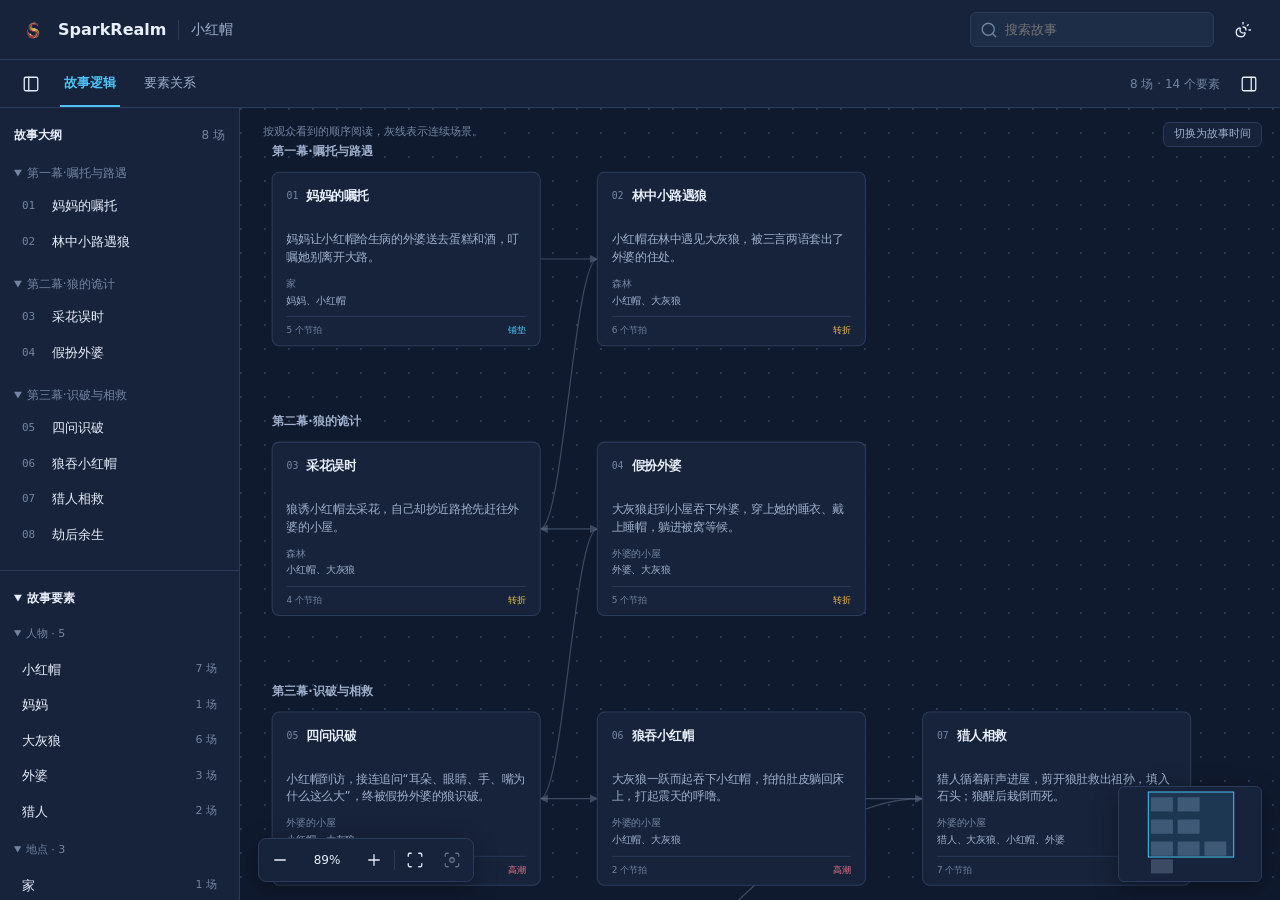
<file: xiaohongmao.html>
<!doctype html>
<html lang="zh-CN" data-theme="dark">
<head>
<meta charset="utf-8">
<meta name="viewport" content="width=device-width, initial-scale=1">
<title>小红帽 · SparkRealm StoryGraph</title>
<style>:root {
  color-scheme: light;
  --bg: #f5f6f5; --panel: #ffffff; --panel-2: #f0f2f1;
  --ink: #202823; --muted: #5b665f; --dim: #69756e; --border: #dce2de;
  --accent: #177b63; --accent-soft: #e7f2ed;
  --before: #687b91; --causes: #ba5063; --setsUp: #987017; --overlaps: #7564b5;
  --left-width: 240px; --right-width: 344px;
  --shadow: 0 6px 24px #18261d12;
}
[data-theme="dark"] {
  color-scheme: dark;
  --bg: #101a2e; --panel: #17233b; --panel-2: #1d2c47;
  --ink: #e8eefb; --muted: #9fb0cc; --dim: #7385a3; --border: #2b3b5a;
  --accent: #4cc2f5; --accent-soft: #16324c;
  --before: #6ba4f7; --causes: #f2798a; --setsUp: #f2c14e; --overlaps: #a894f5;
  --shadow: 0 6px 24px #00000055;
}
* { box-sizing: border-box; letter-spacing: 0; }
html, body { margin: 0; height: 100%; }
body { font: 14px/1.5 ui-sans-serif, system-ui, "PingFang SC", "Microsoft YaHei", sans-serif; color: var(--ink); background: var(--bg); display: grid; grid-template: 60px 48px minmax(0, 1fr) / var(--left-width) minmax(0, 1fr) 0; grid-template-areas: "top top top" "bar bar bar" "left canvas right"; height: 100dvh; overflow: hidden; }
body.left-closed { --left-width: 0px; }
body.right-open { grid-template-columns: var(--left-width) minmax(0, 1fr) 0; }
button, input, select { font: inherit; color: inherit; }
button { cursor: pointer; }
button:disabled { cursor: default; opacity: .38; }
button, select, input { border: 1px solid var(--border); border-radius: 6px; background: var(--panel); }
button:hover:not(:disabled) { background: var(--panel-2); }
button:focus-visible, input:focus-visible, select:focus-visible, summary:focus-visible { outline: 2px solid var(--accent); outline-offset: 3px; }
button { -webkit-tap-highlight-color: transparent; }
[hidden] { display: none !important; }
.icon { width: 18px; height: 18px; fill: none; stroke: currentColor; stroke-width: 1.7; stroke-linecap: round; stroke-linejoin: round; flex: none; }
.icon-defs { width: 0; height: 0; position: absolute; }
.icon-button { width: 34px; height: 34px; display: inline-flex; align-items: center; justify-content: center; flex: none; padding: 0; border-color: transparent; background: transparent; }
.divider { height: 20px; width: 1px; background: var(--border); flex: none; }
.topbar { grid-area: top; display: flex; justify-content: space-between; align-items: center; gap: 24px; padding: 0 20px; background: var(--panel); border-bottom: 1px solid var(--border); z-index: 25; min-width: 0; }
.brand { display: flex; align-items: center; gap: 12px; min-width: 0; }
.brand strong { font-size: 16px; white-space: nowrap; }
.brand-icon { color: var(--accent); width: 24px; height: 24px; }
.brand-logo { width: 26px; height: 26px; object-fit: contain; flex: none; }
.story-title { color: var(--muted); overflow: hidden; text-overflow: ellipsis; white-space: nowrap; }
.header-actions { display: flex; align-items: center; gap: 12px; flex: none; }
.search-wrap { width: 244px; position: relative; display: flex; align-items: center; }
.search-wrap > .icon { position: absolute; left: 10px; color: var(--dim); pointer-events: none; }
#search { padding: 7px 10px 7px 34px; width: 100%; background: var(--panel-2); font-size: 13px; }
.search-results { position: absolute; right: 0; top: 42px; width: 360px; max-width: calc(100vw - 24px); max-height: 380px; overflow: auto; padding: 6px; background: var(--panel); border: 1px solid var(--border); border-radius: 8px; box-shadow: var(--shadow); }
.search-result { display: block; text-align: left; width: 100%; border: 0; padding: 10px; }
.search-result.active { background: var(--accent-soft); }
.search-result .result-type { font-size: 11px; color: var(--dim); display: block; }
.search-result .result-text { display: block; overflow-wrap: anywhere; }
mark { color: var(--ink); background: var(--accent-soft); font-weight: 650; }
.search-empty { padding: 16px; color: var(--muted); }
.workspace-bar { grid-area: bar; display: flex; align-items: center; gap: 12px; padding: 0 14px; border-bottom: 1px solid var(--border); background: var(--panel); z-index: 10; }
.seg { display: flex; height: 100%; gap: 20px; }
.seg button { border: 0; border-bottom: 2px solid transparent; border-radius: 0; padding: 0 4px; background: transparent; color: var(--muted); font-size: 13px; white-space: nowrap; }
.seg button.active { color: var(--accent); border-bottom-color: var(--accent); font-weight: 650; }
.subseg { margin-left: 8px; gap: 14px; }
.subseg button { font-size: 12px; }
.workspace-count { margin-left: auto; font-size: 12px; color: var(--dim); }
#toggle-right { margin-left: auto; }
.workspace-count + #toggle-right { margin-left: 0; }
.left { grid-area: left; min-width: 0; overflow: auto; border-right: 1px solid var(--border); background: var(--panel); z-index: 12; }
.left-closed .left { visibility: hidden; }
.panel { padding: 18px 14px; border-bottom: 1px solid var(--border); }
.section-heading { display: flex; justify-content: space-between; align-items: center; margin-bottom: 14px; }
.section-heading h2, .panel > summary { font-size: 12px; font-weight: 650; margin: 0; }
.section-heading > span { color: var(--dim); font-size: 12px; }
.panel > summary { cursor: pointer; }
.panel[open] > summary { margin-bottom: 14px; }
.act { margin-top: 10px; }
.act > summary { cursor: pointer; font-size: 12px; color: var(--dim); padding: 6px 0; overflow-wrap: anywhere; }
.scene-item, .entity-item { display: flex; align-items: center; gap: 10px; width: 100%; text-align: left; background: transparent; border: 0; padding: 8px; font-size: 13px; }
.scene-item > span:last-child, .entity-item > span:first-child { overflow: hidden; text-overflow: ellipsis; white-space: nowrap; }
.item-number { color: var(--dim); font: 11px ui-monospace, monospace; width: 20px; flex: none; }
.scene-item.active, .entity-item.active { background: var(--accent-soft); color: var(--accent); }
.group-title { color: var(--dim); font-size: 11px; margin: 14px 0 6px; }
.entity-group { margin: 8px 0; }
.entity-group > summary { cursor: pointer; color: var(--dim); font-size: 11px; padding: 5px 0; }
.entity-group[open] > summary { margin-bottom: 4px; }
.entity-item .count { color: var(--dim); margin-left: auto; flex: none; font-size: 11px; }
.filter-label { display: flex; align-items: center; gap: 8px; font-size: 12px; padding: 5px 0; }
input[type="checkbox"] { accent-color: var(--accent); }
.line-swatch { width: 20px; height: 0; border-top: 2px solid var(--before); }
.line-swatch.causes { border-color: var(--causes); }
.line-swatch.setsUp { border-color: var(--setsUp); border-top-style: dashed; }
.line-swatch.overlaps { border-color: var(--overlaps); border-top-style: dotted; }
.canvas { grid-area: canvas; position: relative; min-width: 0; min-height: 0; overflow: hidden; background: radial-gradient(circle at 1px 1px, var(--border) .7px, transparent 1px) 0 0 / 24px 24px, var(--bg); }
.story-svg { position: absolute; inset: 0; width: 100%; height: 100%; display: none; cursor: grab; touch-action: none; }
.story-svg.active { display: block; }
.story-svg.panning { cursor: grabbing; }
.context-bar { position: absolute; left: 18px; right: 18px; top: 14px; z-index: 4; display: flex; justify-content: space-between; align-items: flex-start; gap: 10px; pointer-events: none; }
#mode-context { background: var(--bg); padding: 2px 5px; font-size: 11px; color: var(--dim); }
.layout-toggle { pointer-events: auto; font-size: 11px; padding: 3px 10px; border-radius: 6px; background: var(--panel); color: var(--muted); white-space: nowrap; }
.layout-toggle:hover { color: var(--ink); border-color: var(--dim); }
#relation-scope-wrap { font-size: 12px; color: var(--muted); pointer-events: auto; display: flex; align-items: center; gap: 8px; background: var(--panel); border: 1px solid var(--border); padding: 4px 8px; border-radius: 6px; }
#relation-scope { max-width: 180px; width: 150px; font-size: 12px; padding: 4px; border: 0; }
.column-label { fill: var(--muted); font-size: 13px; font-weight: 600; }
.graph-node { cursor: pointer; outline: none; }
.node-box { fill: var(--panel); stroke: var(--border); stroke-width: 1.2; }
.graph-node:hover .node-box { stroke: var(--dim); }
.graph-node.selected .node-box, .graph-node:focus-visible .node-box { stroke: var(--accent); stroke-width: 2.5; }
.graph-node.neighbor .node-box { stroke: var(--accent); stroke-opacity: .55; }
.graph-node.dim { opacity: .42; }
.node-content { width: 100%; height: 100%; padding: 15px; overflow: hidden; color: var(--ink); font-size: 13px; line-height: 1.5; }
.node-heading { display: flex; align-items: flex-start; gap: 9px; height: 43px; }
.node-number { flex: none; font: 11px/22px ui-monospace, monospace; color: var(--dim); }
.node-title { font-size: 14px; font-weight: 650; line-height: 21px; overflow-wrap: anywhere; display: -webkit-box; -webkit-line-clamp: 2; -webkit-box-orient: vertical; overflow: hidden; }
.node-summary { margin: 6px 0 10px; height: 40px; color: var(--muted); font-size: 13px; line-height: 20px; display: -webkit-box; -webkit-line-clamp: 2; -webkit-box-orient: vertical; overflow: hidden; overflow-wrap: anywhere; }
.node-people, .node-location { color: var(--muted); font-size: 11px; line-height: 19px; overflow: hidden; text-overflow: ellipsis; white-space: nowrap; }
.node-location { color: var(--dim); }
.node-footer { display: flex; justify-content: space-between; gap: 6px; align-items: center; border-top: 1px solid var(--border); padding-top: 7px; margin-top: 8px; color: var(--dim); font-size: 10px; }
.node-badges { display: flex; gap: 8px; color: var(--accent); }
.role-climax .node-badges { color: var(--causes); }
.role-turningPoint .node-badges { color: var(--setsUp); }
.compact .node-content { padding: 10px 12px; }
.compact .node-heading { height: auto; }
.compact .node-title { font-size: 13px; line-height: 19px; }
.entity .node-content { padding: 10px 12px; }
.entity-heading { display: flex; align-items: center; gap: 8px; }
.entity-name { overflow: hidden; text-overflow: ellipsis; white-space: nowrap; font-weight: 600; }
.entity-kind { color: var(--accent); font-size: 10px; flex: none; }
.entity-kind.kind-location { color: var(--before); }
.entity-kind.kind-prop { color: var(--setsUp); }
.entity-count { color: var(--dim); font-size: 11px; margin-top: 7px; }
.sequence-edge { fill: none; stroke: var(--dim); stroke-width: 1.2; opacity: .45; }
.marker-sequence { fill: var(--dim); }
.logic-edge, .pair-edge { outline: none; cursor: pointer; }
.edge-line, .part-edge { fill: none; stroke-width: 1.7; }
.edge-hit { fill: none; stroke: transparent; stroke-width: 16; pointer-events: stroke; }
.logic-edge { opacity: 0; pointer-events: none; }
.logic-edge .edge-hit { pointer-events: none; }
.logic-edge.visible, .logic-edge.hot, .logic-edge.hover-show { opacity: .8; pointer-events: auto; }
.logic-edge.visible .edge-hit, .logic-edge.hot .edge-hit, .logic-edge.hover-show .edge-hit { pointer-events: stroke; }
.edge-line { stroke: var(--before); }
.rel-causes .edge-line { stroke: var(--causes); }
.rel-setsUp .edge-line { stroke: var(--setsUp); stroke-dasharray: 5 4; }
.rel-overlaps .edge-line { stroke: var(--overlaps); stroke-dasharray: 2 4; }
.marker-before { fill: var(--before); }
.marker-causes { fill: var(--causes); }
.marker-setsUp { fill: var(--setsUp); }
.marker-person { fill: var(--accent); }
.pair-edge .edge-line { stroke: var(--accent); }
/* 要素关系：连线默认隐藏，选中/悬停或勾选“显示连线”才出现 */
.pair-edge, .part-edge { opacity: 0; pointer-events: none; }
.part-edge { stroke: var(--dim); }
.edge-line, .sequence-edge, .part-edge { vector-effect: non-scaling-stroke; }
.hot .edge-line, .logic-edge:focus-visible .edge-line, .pair-edge:focus-visible .edge-line { stroke-width: 3; }
.part-edge.hot, .part-edge.hover-show, .charm-svg.show-edges .part-edge { opacity: .5; stroke: var(--dim); }
.part-edge.hot { stroke: var(--accent); opacity: .8; stroke-width: 2; pointer-events: auto; }
.pair-edge.hot, .pair-edge.hover-show, .charm-svg.show-edges .pair-edge { opacity: .78; pointer-events: auto; }
.pair-edge.dim { opacity: .12; }
.scope-off, .type-off, .filter-off { display: none !important; }
.canvas-toolbar { position: absolute; left: 18px; bottom: 18px; display: flex; gap: 3px; align-items: center; padding: 4px; background: var(--panel); border: 1px solid var(--border); border-radius: 8px; box-shadow: var(--shadow); z-index: 5; }
.zoom-value { width: 54px; border: 0; font-size: 12px; padding: 7px 0; background: transparent; font-variant-numeric: tabular-nums; }
.clear-selection { position: absolute; top: 52px; left: 22px; display: flex; align-items: center; gap: 5px; font-size: 11px; padding: 4px 7px; z-index: 5; }
.clear-selection .icon { width: 13px; height: 13px; }
.minimap { position: absolute; right: 18px; bottom: 18px; width: 144px; height: 96px; background: var(--panel); border: 1px solid var(--border); border-radius: 6px; overflow: hidden; box-shadow: var(--shadow); z-index: 5; cursor: crosshair; }
.minimap rect { fill: var(--dim); opacity: .4; }
.minimap rect.vp { fill: var(--accent); fill-opacity: .12; stroke: var(--accent); opacity: 1; }
.right { position: fixed; right: 0; top: 108px; bottom: 0; width: var(--right-width); min-width: 0; overflow: auto; background: var(--panel); border-left: 1px solid var(--border); box-shadow: var(--shadow); visibility: hidden; z-index: 15; }
.right-open .right { visibility: visible; }
.detail-toolbar { display: flex; align-items: center; justify-content: space-between; padding: 10px 16px; position: sticky; top: 0; background: var(--panel); border-bottom: 1px solid var(--border); z-index: 2; color: var(--dim); font-size: 12px; }
.detail-toolbar-left { display: flex; align-items: center; gap: 8px; }
.detail { padding: 20px; font-size: 13px; overflow-wrap: anywhere; }
.detail h3 { margin: 0 0 10px; font-size: 19px; line-height: 1.5; }
.detail h4, .detail details > summary { margin: 24px 0 10px; font-size: 12px; font-weight: 650; }
.detail details > summary { cursor: pointer; }
.detail p { color: var(--muted); line-height: 1.8; }
.detail .sub { color: var(--dim); font-size: 11px; margin-bottom: 10px; }
.detail .row { margin: 7px 0; color: var(--muted); }
.detail .row b { color: var(--ink); font-weight: 550; }
.detail .ref-row { margin: 7px 0; }
.ref-kind { display: inline-block; min-width: 28px; color: var(--dim); font-size: 11px; margin-right: 6px; }
.ref-row .jump { color: var(--accent); }
.ref-row .jump:hover { text-decoration: underline; }
.ref-state { color: var(--muted); }
.detail .tag { display: inline-block; background: var(--panel-2); border-radius: 3px; padding: 2px 6px; font-size: 11px; margin: 0 4px 4px 0; }
.detail .jump { color: var(--accent); border: 0; background: transparent; padding: 0; text-align: left; cursor: pointer; }
.detail .jump:hover { text-decoration: underline; }
.edit-btn { font-size: 11px; padding: 2px 8px; margin-left: 6px; border: 1px solid var(--border); border-radius: 6px; background: transparent; color: var(--accent); cursor: pointer; vertical-align: middle; }
.edit-btn:hover { border-color: var(--accent); }
.scene-nav { display: flex; justify-content: space-between; margin: 18px 0; }
.scene-nav button { display: flex; align-items: center; gap: 4px; padding: 6px 8px; font-size: 12px; }
.beat-item { display: block; width: 100%; text-align: left; background: transparent; border: 0; border-left: 2px solid var(--border); border-radius: 0; padding: 8px 10px; margin: 4px 0; line-height: 1.8; font-size: 13px; overflow-wrap: anywhere; }
.beat-item b { display: block; color: var(--dim); font-size: 11px; }
.beat-item.selected { border-left-color: var(--accent); background: var(--accent-soft); }
.relation-item { border-top: 1px solid var(--border); padding: 10px 0; line-height: 1.8; }
.relation-item .scope-label { display: block; color: var(--dim); font-size: 11px; }
.pair-block { margin: 10px 0; }
.pair-block > summary { cursor: pointer; font-size: 13px; font-weight: 550; padding: 6px 0; }
.pair-block.static { font-size: 13px; font-weight: 550; }
.pair-chain { display: block; color: var(--muted); font-size: 12px; font-weight: 400; margin-top: 3px; }
.pair-block > summary .jump { border: 0; background: transparent; padding: 0; color: var(--accent); }
.detail .evo-event { display: block; width: 100%; text-align: left; background: transparent; border: 0; border-top: 1px solid var(--border); border-radius: 0; padding: 9px 4px; line-height: 1.7; color: var(--ink); cursor: pointer; }
.detail .evo-event:hover { background: var(--panel-2); }
.rel-kinds { color: var(--ink); font-size: 12px; margin: 4px 0 6px; }
.evo-event b { display: block; }
.evo-transition { color: var(--accent); }
.evo-reason { display: block; color: var(--muted); font-size: 12px; }
.evo-preview { padding: 8px 4px 12px; border-top: 1px dashed var(--border); background: var(--panel-2); border-radius: 6px; }
.evo-preview .row { margin: 5px 0; }
.preview-beat { margin: 5px 0; color: var(--muted); line-height: 1.7; }
.preview-beat b { display: inline-block; min-width: 30px; color: var(--dim); font-weight: 500; margin-right: 6px; }
.detail .scene-appearance { padding: 10px 0; border-bottom: 1px solid var(--border); }
.detail .scene-appearance button { display: inline-flex; align-items: baseline; gap: 8px; }
.detail .scene-appearance p { margin: 6px 0; }
.detail code { font-size: 11px; }
.ref-thumb { width: 40px; height: 40px; object-fit: cover; border-radius: 4px; margin-right: 8px; vertical-align: middle; }
#empty-state { position: absolute; inset: 40% 0 auto; text-align: center; color: var(--muted); }
.sr-only { position: absolute; width: 1px; height: 1px; padding: 0; margin: -1px; overflow: hidden; clip-path: inset(50%); white-space: nowrap; }
@media (max-width: 1100px) {
  :root { --left-width: 210px; --right-width: 320px; }
  body.right-open { grid-template-columns: var(--left-width) minmax(0, 1fr) 0; }
  .minimap { display: none; }
}
@media (max-width: 700px) {
  body, body.right-open { grid-template-columns: 0 minmax(0, 1fr) 0; }
  .topbar { padding: 0 12px; gap: 12px; }
  .brand { gap: 7px; }
  .brand strong { font-size: 14px; }
  .brand .divider, .story-title { display: none; }
  .header-actions { gap: 3px; min-width: 0; }
  .search-wrap { width: 132px; }
  .workspace-bar { gap: 5px; padding: 0 8px; }
  .seg { gap: 14px; }
  .seg button { font-size: 12px; }
  .workspace-count { display: none; }
  #toggle-right { margin-left: auto; }
  .left { position: fixed; left: 0; top: 108px; bottom: 0; width: 260px; box-shadow: var(--shadow); }
  .right { width: min(344px, 100vw); }
  .context-bar { left: 12px; right: 12px; flex-wrap: wrap; }
  #relation-scope-wrap { margin-left: auto; }
  .canvas-toolbar { left: 12px; bottom: 12px; }
  .clear-selection { top: 84px; left: 12px; }
}
</style>
</head>
<body>
<!-- Lucide icons, lucide-static v1.47.0, ISC license. -->
<svg class="icon-defs" xmlns="http://www.w3.org/2000/svg" aria-hidden="true"><defs>
  <symbol id="icon-panel-left" viewBox="0 0 24 24"><rect width="18" height="18" x="3" y="3" rx="2"/><path d="M9 3v18"/></symbol>
  <symbol id="icon-panel-right" viewBox="0 0 24 24"><rect width="18" height="18" x="3" y="3" rx="2"/><path d="M15 3v18"/></symbol>
  <symbol id="icon-search" viewBox="0 0 24 24"><path d="m21 21-4.34-4.34"/><circle cx="11" cy="11" r="8"/></symbol>
  <symbol id="icon-scan" viewBox="0 0 24 24"><path d="M3 7V5a2 2 0 0 1 2-2h2"/><path d="M17 3h2a2 2 0 0 1 2 2v2"/><path d="M21 17v2a2 2 0 0 1-2 2h-2"/><path d="M7 21H5a2 2 0 0 1-2-2v-2"/></symbol>
  <symbol id="icon-focus" viewBox="0 0 24 24"><circle cx="12" cy="12" r="3"/><path d="M3 7V5a2 2 0 0 1 2-2h2"/><path d="M17 3h2a2 2 0 0 1 2 2v2"/><path d="M21 17v2a2 2 0 0 1-2 2h-2"/><path d="M7 21H5a2 2 0 0 1-2-2v-2"/></symbol>
  <symbol id="icon-sun-moon" viewBox="0 0 24 24"><path d="M12 2v2"/><path d="M14.837 16.385a6 6 0 1 1-7.223-7.222c.624-.147.97.66.715 1.248a4 4 0 0 0 5.26 5.259c.589-.255 1.396.09 1.248.715"/><path d="M16 12a4 4 0 0 0-4-4"/><path d="m19 5-1.256 1.256"/><path d="M20 12h2"/></symbol>
  <symbol id="icon-minus" viewBox="0 0 24 24"><path d="M5 12h14"/></symbol>
  <symbol id="icon-plus" viewBox="0 0 24 24"><path d="M5 12h14"/><path d="M12 5v14"/></symbol>
  <symbol id="icon-x" viewBox="0 0 24 24"><path d="M18 6 6 18"/><path d="m6 6 12 12"/></symbol>
  <symbol id="icon-chevron-left" viewBox="0 0 24 24"><path d="m15 18-6-6 6-6"/></symbol>
  <symbol id="icon-chevron-right" viewBox="0 0 24 24"><path d="m9 18 6-6-6-6"/></symbol>
  <symbol id="icon-network" viewBox="0 0 24 24"><rect x="16" y="16" width="6" height="6" rx="1"/><rect x="2" y="16" width="6" height="6" rx="1"/><rect x="9" y="2" width="6" height="6" rx="1"/><path d="M5 16v-3a1 1 0 0 1 1-1h12a1 1 0 0 1 1 1v3"/><path d="M12 12V8"/></symbol>
  <symbol id="icon-triangle-alert" viewBox="0 0 24 24"><path d="m21.73 18-8-14a2 2 0 0 0-3.48 0l-8 14A2 2 0 0 0 4 21h16a2 2 0 0 0 1.73-3"/><path d="M12 9v4"/><path d="M12 17h.01"/></symbol>
</defs></svg>

<header class="topbar">
  <div class="brand"><img class="brand-logo" src="[data-uri]" alt="SparkRealm"><strong>SparkRealm</strong><span class="divider"></span><span class="story-title" title="小红帽">小红帽</span></div>
  <div class="header-actions">
    <div class="search-wrap"><svg class="icon"><use href="#icon-search"/></svg><input id="search" type="search" autocomplete="off" placeholder="搜索故事" aria-label="搜索场景、节拍或要素" aria-controls="search-results" aria-expanded="false"><div id="search-results" class="search-results" hidden></div></div>
    <button class="icon-button" id="theme" type="button" title="切换主题" aria-label="切换主题"><svg class="icon"><use href="#icon-sun-moon"/></svg></button>
  </div>
</header>
<nav class="workspace-bar" aria-label="图谱视图">
  <button class="icon-button" id="toggle-left" title="显示或收起目录" aria-label="显示或收起目录" aria-expanded="true" aria-controls="left-panel"><svg class="icon"><use href="#icon-panel-left"/></svg></button>
  <div class="seg" role="tablist" aria-label="故事视图">
    <button role="tab" data-view="logic" aria-selected="true" class="active">故事逻辑</button>
    <button role="tab" data-view="charmap" aria-selected="false" tabindex="-1">要素关系</button>
  </div>

  <span id="story-count" class="workspace-count"></span>
  <button class="icon-button" id="toggle-right" title="显示或收起详情" aria-label="显示或收起详情" aria-expanded="false" aria-controls="right-panel"><svg class="icon"><use href="#icon-panel-right"/></svg></button>
</nav>
<aside class="left" id="left-panel" aria-label="故事目录">
  <section class="panel"><div class="section-heading"><h2>故事大纲</h2><span id="scene-count"></span></div><div id="outline"></div></section>
  <details class="panel" open><summary>故事要素</summary><div id="entities"></div></details>
  <details class="panel"><summary>故事情节</summary><div id="legend"></div></details>
</aside>
<main class="canvas" id="canvas" aria-label="故事图谱画布">
  <div class="context-bar"><span id="mode-context"></span><button type="button" id="layout-toggle" class="layout-toggle" hidden></button><label id="relation-scope-wrap" hidden>关系时点 <select id="relation-scope" aria-label="关系生效场景"></select></label></div>
  <svg class="story-svg" data-mode="telling" viewBox="0 0 1164 1172" aria-label="讲述顺序图"><defs><marker id="telling-before" viewBox="0 0 10 10" refX="9" refY="5" markerWidth="7" markerHeight="7" orient="auto-start-reverse"><path d="M 0 0 L 10 5 L 0 10 z" class="marker-before"/></marker><marker id="telling-causes" viewBox="0 0 10 10" refX="9" refY="5" markerWidth="7" markerHeight="7" orient="auto-start-reverse"><path d="M 0 0 L 10 5 L 0 10 z" class="marker-causes"/></marker><marker id="telling-setsUp" viewBox="0 0 10 10" refX="9" refY="5" markerWidth="7" markerHeight="7" orient="auto-start-reverse"><path d="M 0 0 L 10 5 L 0 10 z" class="marker-setsUp"/></marker><marker id="telling-sequence" viewBox="0 0 10 10" refX="9" refY="5" markerWidth="7" markerHeight="7" orient="auto-start-reverse"><path d="M 0 0 L 10 5 L 0 10 z" class="marker-sequence"/></marker><marker id="telling-person" viewBox="0 0 10 10" refX="9" refY="5" markerWidth="7" markerHeight="7" orient="auto-start-reverse"><path d="M 0 0 L 10 5 L 0 10 z" class="marker-person"/></marker></defs><g class="edges"><path class="sequence-edge" d="M 336 169 C 362 169 374 169 400 169" marker-end="url(#telling-sequence)"/><path class="sequence-edge" d="M 400 169 C 374 169 362 471 336 471" marker-end="url(#telling-sequence)"/><path class="sequence-edge" d="M 336 471 C 362 471 374 471 400 471" marker-end="url(#telling-sequence)"/><path class="sequence-edge" d="M 400 471 C 374 471 362 773 336 773" marker-end="url(#telling-sequence)"/><path class="sequence-edge" d="M 336 773 C 362 773 374 773 400 773" marker-end="url(#telling-sequence)"/><path class="sequence-edge" d="M 700 773 C 726 773 738 773 764 773" marker-end="url(#telling-sequence)"/><path class="sequence-edge" d="M 764 773 C 592.8 773 507.20000000000005 1015 336 1015" marker-end="url(#telling-sequence)"/><g class="logic-edge rel-causes" data-edge-id="lr_1" data-source="scene_001" data-target="scene_002" data-kind="causes" tabindex="0" role="button" aria-label="因果：出门送吃食，才在小路上遇见大灰狼。"><path class="edge-hit" d="M 336 151 C 362 151 374 151 400 151"/><path class="edge-line" d="M 336 151 C 362 151 374 151 400 151" marker-end="url(#telling-causes)"/><title>因果：出门送吃食，才在小路上遇见大灰狼。</title></g><g class="logic-edge rel-causes" data-edge-id="lr_2" data-source="scene_002" data-target="scene_003" data-kind="causes" tabindex="0" role="button" aria-label="因果：得知住处后，狼诱她采花以便先行。"><path class="edge-hit" d="M 400 151 C 374 151 362 453 336 453"/><path class="edge-line" d="M 400 151 C 374 151 362 453 336 453" marker-end="url(#telling-causes)"/><title>因果：得知住处后，狼诱她采花以便先行。</title></g><g class="logic-edge rel-causes" data-edge-id="lr_3" data-source="scene_003" data-target="scene_004" data-kind="causes" tabindex="0" role="button" aria-label="因果：小红帽被支开，狼抢先抵达小屋行凶。"><path class="edge-hit" d="M 336 453 C 362 453 374 453 400 453"/><path class="edge-line" d="M 336 453 C 362 453 374 453 400 453" marker-end="url(#telling-causes)"/><title>因果：小红帽被支开，狼抢先抵达小屋行凶。</title></g><g class="logic-edge rel-before" data-edge-id="lr_4" data-source="scene_004" data-target="scene_005" data-kind="before" tabindex="0" role="button" aria-label="先后：假扮就绪后，小红帽才推门而入。"><path class="edge-hit" d="M 400 453 C 374 453 362 755 336 755"/><path class="edge-line" d="M 400 453 C 374 453 362 755 336 755" marker-end="url(#telling-before)"/><title>先后：假扮就绪后，小红帽才推门而入。</title></g><g class="logic-edge rel-causes" data-edge-id="lr_5" data-source="scene_005" data-target="scene_006" data-kind="causes" tabindex="0" role="button" aria-label="因果：身份被识破，狼当即吞下小红帽。"><path class="edge-hit" d="M 336 755 C 362 755 374 755 400 755"/><path class="edge-line" d="M 336 755 C 362 755 374 755 400 755" marker-end="url(#telling-causes)"/><title>因果：身份被识破，狼当即吞下小红帽。</title></g><g class="logic-edge rel-causes" data-edge-id="lr_6" data-source="scene_006" data-target="scene_007" data-kind="causes" tabindex="0" role="button" aria-label="因果：震天的鼾声引来路过的猎人。"><path class="edge-hit" d="M 700 755 C 726 755 738 755 764 755"/><path class="edge-line" d="M 700 755 C 726 755 738 755 764 755" marker-end="url(#telling-causes)"/><title>因果：震天的鼾声引来路过的猎人。</title></g><g class="logic-edge rel-before" data-edge-id="lr_7" data-source="scene_007" data-target="scene_008" data-kind="before" tabindex="0" role="button" aria-label="先后：获救之后，三人围坐庆余生。"><path class="edge-hit" d="M 764 755 C 592.8 755 507.20000000000005 997 336 997"/><path class="edge-line" d="M 764 755 C 592.8 755 507.20000000000005 997 336 997" marker-end="url(#telling-before)"/><title>先后：获救之后，三人围坐庆余生。</title></g></g><g class="nodes"><g class="graph-node scene role-setup" data-node-id="scene_001" data-node-type="scene" transform="translate(36 72)" tabindex="0" role="button">
    <rect class="node-box" width="300" height="194" rx="8"/>
    <foreignObject x="1" y="1" width="298" height="192"><div xmlns="http://www.w3.org/1999/xhtml" class="node-content"><div class="node-heading"><span class="node-number">01</span><span class="node-title" title="妈妈的嘱托">妈妈的嘱托</span></div>
    <p class="node-summary" title="妈妈让小红帽给生病的外婆送去蛋糕和酒，叮嘱她别离开大路。">妈妈让小红帽给生病的外婆送去蛋糕和酒，叮嘱她别离开大路。</p>
    <div class="node-location" title="家">家</div>
    <div class="node-people" title="妈妈、小红帽">妈妈、小红帽</div>
    <div class="node-footer"><span>5 个节拍</span><span class="node-badges"><span>铺垫</span></span></div></div></foreignObject>
  </g><g class="graph-node scene role-turningPoint" data-node-id="scene_002" data-node-type="scene" transform="translate(400 72)" tabindex="0" role="button">
    <rect class="node-box" width="300" height="194" rx="8"/>
    <foreignObject x="1" y="1" width="298" height="192"><div xmlns="http://www.w3.org/1999/xhtml" class="node-content"><div class="node-heading"><span class="node-number">02</span><span class="node-title" title="林中小路遇狼">林中小路遇狼</span></div>
    <p class="node-summary" title="小红帽在林中遇见大灰狼，被三言两语套出了外婆的住处。">小红帽在林中遇见大灰狼，被三言两语套出了外婆的住处。</p>
    <div class="node-location" title="森林">森林</div>
    <div class="node-people" title="小红帽、大灰狼">小红帽、大灰狼</div>
    <div class="node-footer"><span>6 个节拍</span><span class="node-badges"><span>转折</span></span></div></div></foreignObject>
  </g><g class="graph-node scene role-turningPoint" data-node-id="scene_003" data-node-type="scene" transform="translate(36 374)" tabindex="0" role="button">
    <rect class="node-box" width="300" height="194" rx="8"/>
    <foreignObject x="1" y="1" width="298" height="192"><div xmlns="http://www.w3.org/1999/xhtml" class="node-content"><div class="node-heading"><span class="node-number">03</span><span class="node-title" title="采花误时">采花误时</span></div>
    <p class="node-summary" title="狼诱小红帽去采花，自己却抄近路抢先赶往外婆的小屋。">狼诱小红帽去采花，自己却抄近路抢先赶往外婆的小屋。</p>
    <div class="node-location" title="森林">森林</div>
    <div class="node-people" title="小红帽、大灰狼">小红帽、大灰狼</div>
    <div class="node-footer"><span>4 个节拍</span><span class="node-badges"><span>转折</span></span></div></div></foreignObject>
  </g><g class="graph-node scene role-turningPoint" data-node-id="scene_004" data-node-type="scene" transform="translate(400 374)" tabindex="0" role="button">
    <rect class="node-box" width="300" height="194" rx="8"/>
    <foreignObject x="1" y="1" width="298" height="192"><div xmlns="http://www.w3.org/1999/xhtml" class="node-content"><div class="node-heading"><span class="node-number">04</span><span class="node-title" title="假扮外婆">假扮外婆</span></div>
    <p class="node-summary" title="大灰狼赶到小屋吞下外婆，穿上她的睡衣、戴上睡帽，躺进被窝等候。">大灰狼赶到小屋吞下外婆，穿上她的睡衣、戴上睡帽，躺进被窝等候。</p>
    <div class="node-location" title="外婆的小屋">外婆的小屋</div>
    <div class="node-people" title="外婆、大灰狼">外婆、大灰狼</div>
    <div class="node-footer"><span>5 个节拍</span><span class="node-badges"><span>转折</span></span></div></div></foreignObject>
  </g><g class="graph-node scene role-climax" data-node-id="scene_005" data-node-type="scene" transform="translate(36 676)" tabindex="0" role="button">
    <rect class="node-box" width="300" height="194" rx="8"/>
    <foreignObject x="1" y="1" width="298" height="192"><div xmlns="http://www.w3.org/1999/xhtml" class="node-content"><div class="node-heading"><span class="node-number">05</span><span class="node-title" title="四问识破">四问识破</span></div>
    <p class="node-summary" title="小红帽到访，接连追问“耳朵、眼睛、手、嘴为什么这么大”，终被假扮外婆的狼识破。">小红帽到访，接连追问“耳朵、眼睛、手、嘴为什么这么大”，终被假扮外婆的狼识破。</p>
    <div class="node-location" title="外婆的小屋">外婆的小屋</div>
    <div class="node-people" title="小红帽、大灰狼">小红帽、大灰狼</div>
    <div class="node-footer"><span>10 个节拍</span><span class="node-badges"><span>高潮</span></span></div></div></foreignObject>
  </g><g class="graph-node scene role-climax" data-node-id="scene_006" data-node-type="scene" transform="translate(400 676)" tabindex="0" role="button">
    <rect class="node-box" width="300" height="194" rx="8"/>
    <foreignObject x="1" y="1" width="298" height="192"><div xmlns="http://www.w3.org/1999/xhtml" class="node-content"><div class="node-heading"><span class="node-number">06</span><span class="node-title" title="狼吞小红帽">狼吞小红帽</span></div>
    <p class="node-summary" title="大灰狼一跃而起吞下小红帽，拍拍肚皮躺回床上，打起震天的呼噜。">大灰狼一跃而起吞下小红帽，拍拍肚皮躺回床上，打起震天的呼噜。</p>
    <div class="node-location" title="外婆的小屋">外婆的小屋</div>
    <div class="node-people" title="小红帽、大灰狼">小红帽、大灰狼</div>
    <div class="node-footer"><span>2 个节拍</span><span class="node-badges"><span>高潮</span></span></div></div></foreignObject>
  </g><g class="graph-node scene role-turningPoint" data-node-id="scene_007" data-node-type="scene" transform="translate(764 676)" tabindex="0" role="button">
    <rect class="node-box" width="300" height="194" rx="8"/>
    <foreignObject x="1" y="1" width="298" height="192"><div xmlns="http://www.w3.org/1999/xhtml" class="node-content"><div class="node-heading"><span class="node-number">07</span><span class="node-title" title="猎人相救">猎人相救</span></div>
    <p class="node-summary" title="猎人循着鼾声进屋，剪开狼肚救出祖孙，填入石头；狼醒后栽倒而死。">猎人循着鼾声进屋，剪开狼肚救出祖孙，填入石头；狼醒后栽倒而死。</p>
    <div class="node-location" title="外婆的小屋">外婆的小屋</div>
    <div class="node-people" title="猎人、大灰狼、小红帽、外婆">猎人、大灰狼、小红帽、外婆</div>
    <div class="node-footer"><span>7 个节拍</span><span class="node-badges"><span>转折</span></span></div></div></foreignObject>
  </g><g class="graph-node scene role-transition" data-node-id="scene_008" data-node-type="scene" transform="translate(36 918)" tabindex="0" role="button">
    <rect class="node-box" width="300" height="194" rx="8"/>
    <foreignObject x="1" y="1" width="298" height="192"><div xmlns="http://www.w3.org/1999/xhtml" class="node-content"><div class="node-heading"><span class="node-number">08</span><span class="node-title" title="劫后余生">劫后余生</span></div>
    <p class="node-summary" title="祖孙与猎人分食蛋糕与酒，小红帽立誓再不听信陌生人；林中再无恶狼。">祖孙与猎人分食蛋糕与酒，小红帽立誓再不听信陌生人；林中再无恶狼。</p>
    <div class="node-location" title="外婆的小屋">外婆的小屋</div>
    <div class="node-people" title="小红帽、外婆、猎人">小红帽、外婆、猎人</div>
    <div class="node-footer"><span>4 个节拍</span><span class="node-badges"><span>过渡</span></span></div></div></foreignObject>
  </g></g><text class="column-label" x="36" y="53">第一幕·嘱托与路遇</text><text class="column-label" x="36" y="355">第二幕·狼的诡计</text><text class="column-label" x="36" y="657">第三幕·识破与相救</text></svg><svg class="story-svg" data-mode="time" viewBox="0 0 1528 882" aria-label="故事时间图"><defs><marker id="time-before" viewBox="0 0 10 10" refX="9" refY="5" markerWidth="7" markerHeight="7" orient="auto-start-reverse"><path d="M 0 0 L 10 5 L 0 10 z" class="marker-before"/></marker><marker id="time-causes" viewBox="0 0 10 10" refX="9" refY="5" markerWidth="7" markerHeight="7" orient="auto-start-reverse"><path d="M 0 0 L 10 5 L 0 10 z" class="marker-causes"/></marker><marker id="time-setsUp" viewBox="0 0 10 10" refX="9" refY="5" markerWidth="7" markerHeight="7" orient="auto-start-reverse"><path d="M 0 0 L 10 5 L 0 10 z" class="marker-setsUp"/></marker><marker id="time-sequence" viewBox="0 0 10 10" refX="9" refY="5" markerWidth="7" markerHeight="7" orient="auto-start-reverse"><path d="M 0 0 L 10 5 L 0 10 z" class="marker-sequence"/></marker><marker id="time-person" viewBox="0 0 10 10" refX="9" refY="5" markerWidth="7" markerHeight="7" orient="auto-start-reverse"><path d="M 0 0 L 10 5 L 0 10 z" class="marker-person"/></marker></defs><g class="edges"><g class="logic-edge rel-causes" data-edge-id="lr_1" data-source="scene_001" data-target="scene_002" data-kind="causes" tabindex="0" role="button" aria-label="因果：出门送吃食，才在小路上遇见大灰狼。"><path class="edge-hit" d="M 336 707 C 362 707 374 707 400 707"/><path class="edge-line" d="M 336 707 C 362 707 374 707 400 707" marker-end="url(#time-causes)"/><title>因果：出门送吃食，才在小路上遇见大灰狼。</title></g><g class="logic-edge rel-causes" data-edge-id="lr_2" data-source="scene_002" data-target="scene_003" data-kind="causes" tabindex="0" role="button" aria-label="因果：得知住处后，狼诱她采花以便先行。"><path class="edge-hit" d="M 700 707 C 726 707 738 707 764 707"/><path class="edge-line" d="M 700 707 C 726 707 738 707 764 707" marker-end="url(#time-causes)"/><title>因果：得知住处后，狼诱她采花以便先行。</title></g><g class="logic-edge rel-causes" data-edge-id="lr_3" data-source="scene_003" data-target="scene_004" data-kind="causes" tabindex="0" role="button" aria-label="因果：小红帽被支开，狼抢先抵达小屋行凶。"><path class="edge-hit" d="M 764 707 C 592.8 707 507.20000000000005 151 336 151"/><path class="edge-line" d="M 764 707 C 592.8 707 507.20000000000005 151 336 151" marker-end="url(#time-causes)"/><title>因果：小红帽被支开，狼抢先抵达小屋行凶。</title></g><g class="logic-edge rel-before" data-edge-id="lr_4" data-source="scene_004" data-target="scene_005" data-kind="before" tabindex="0" role="button" aria-label="先后：假扮就绪后，小红帽才推门而入。"><path class="edge-hit" d="M 168 266 C 168 299.6 168 316.4 168 350"/><path class="edge-line" d="M 168 266 C 168 299.6 168 316.4 168 350" marker-end="url(#time-before)"/><title>先后：假扮就绪后，小红帽才推门而入。</title></g><g class="logic-edge rel-causes" data-edge-id="lr_5" data-source="scene_005" data-target="scene_006" data-kind="causes" tabindex="0" role="button" aria-label="因果：身份被识破，狼当即吞下小红帽。"><path class="edge-hit" d="M 336 429 C 652.8 429 811.2 707 1128 707"/><path class="edge-line" d="M 336 429 C 652.8 429 811.2 707 1128 707" marker-end="url(#time-causes)"/><title>因果：身份被识破，狼当即吞下小红帽。</title></g><g class="logic-edge rel-causes" data-edge-id="lr_6" data-source="scene_006" data-target="scene_007" data-kind="causes" tabindex="0" role="button" aria-label="因果：震天的鼾声引来路过的猎人。"><path class="edge-hit" d="M 1128 707 C 956.8 707 871.2 151 700 151"/><path class="edge-line" d="M 1128 707 C 956.8 707 871.2 151 700 151" marker-end="url(#time-causes)"/><title>因果：震天的鼾声引来路过的猎人。</title></g><g class="logic-edge rel-before" data-edge-id="lr_7" data-source="scene_007" data-target="scene_008" data-kind="before" tabindex="0" role="button" aria-label="先后：获救之后，三人围坐庆余生。"><path class="edge-hit" d="M 532 266 C 532 299.6 532 316.4 532 350"/><path class="edge-line" d="M 532 266 C 532 299.6 532 316.4 532 350" marker-end="url(#time-before)"/><title>先后：获救之后，三人围坐庆余生。</title></g></g><g class="nodes"><g class="graph-node scene role-setup" data-node-id="scene_001" data-node-type="scene" transform="translate(36 628)" tabindex="0" role="button">
    <rect class="node-box" width="300" height="194" rx="8"/>
    <foreignObject x="1" y="1" width="298" height="192"><div xmlns="http://www.w3.org/1999/xhtml" class="node-content"><div class="node-heading"><span class="node-number">01</span><span class="node-title" title="妈妈的嘱托">妈妈的嘱托</span></div>
    <p class="node-summary" title="妈妈让小红帽给生病的外婆送去蛋糕和酒，叮嘱她别离开大路。">妈妈让小红帽给生病的外婆送去蛋糕和酒，叮嘱她别离开大路。</p>
    <div class="node-location" title="家">家</div>
    <div class="node-people" title="妈妈、小红帽">妈妈、小红帽</div>
    <div class="node-footer"><span>5 个节拍</span><span class="node-badges"><span>铺垫</span></span></div></div></foreignObject>
  </g><g class="graph-node scene role-turningPoint" data-node-id="scene_002" data-node-type="scene" transform="translate(400 628)" tabindex="0" role="button">
    <rect class="node-box" width="300" height="194" rx="8"/>
    <foreignObject x="1" y="1" width="298" height="192"><div xmlns="http://www.w3.org/1999/xhtml" class="node-content"><div class="node-heading"><span class="node-number">02</span><span class="node-title" title="林中小路遇狼">林中小路遇狼</span></div>
    <p class="node-summary" title="小红帽在林中遇见大灰狼，被三言两语套出了外婆的住处。">小红帽在林中遇见大灰狼，被三言两语套出了外婆的住处。</p>
    <div class="node-location" title="森林">森林</div>
    <div class="node-people" title="小红帽、大灰狼">小红帽、大灰狼</div>
    <div class="node-footer"><span>6 个节拍</span><span class="node-badges"><span>转折</span></span></div></div></foreignObject>
  </g><g class="graph-node scene role-turningPoint" data-node-id="scene_003" data-node-type="scene" transform="translate(764 628)" tabindex="0" role="button">
    <rect class="node-box" width="300" height="194" rx="8"/>
    <foreignObject x="1" y="1" width="298" height="192"><div xmlns="http://www.w3.org/1999/xhtml" class="node-content"><div class="node-heading"><span class="node-number">03</span><span class="node-title" title="采花误时">采花误时</span></div>
    <p class="node-summary" title="狼诱小红帽去采花，自己却抄近路抢先赶往外婆的小屋。">狼诱小红帽去采花，自己却抄近路抢先赶往外婆的小屋。</p>
    <div class="node-location" title="森林">森林</div>
    <div class="node-people" title="小红帽、大灰狼">小红帽、大灰狼</div>
    <div class="node-footer"><span>4 个节拍</span><span class="node-badges"><span>转折</span></span></div></div></foreignObject>
  </g><g class="graph-node scene role-turningPoint" data-node-id="scene_004" data-node-type="scene" transform="translate(36 72)" tabindex="0" role="button">
    <rect class="node-box" width="300" height="194" rx="8"/>
    <foreignObject x="1" y="1" width="298" height="192"><div xmlns="http://www.w3.org/1999/xhtml" class="node-content"><div class="node-heading"><span class="node-number">04</span><span class="node-title" title="假扮外婆">假扮外婆</span></div>
    <p class="node-summary" title="大灰狼赶到小屋吞下外婆，穿上她的睡衣、戴上睡帽，躺进被窝等候。">大灰狼赶到小屋吞下外婆，穿上她的睡衣、戴上睡帽，躺进被窝等候。</p>
    <div class="node-location" title="外婆的小屋">外婆的小屋</div>
    <div class="node-people" title="外婆、大灰狼">外婆、大灰狼</div>
    <div class="node-footer"><span>5 个节拍</span><span class="node-badges"><span>转折</span></span></div></div></foreignObject>
  </g><g class="graph-node scene role-climax" data-node-id="scene_005" data-node-type="scene" transform="translate(36 350)" tabindex="0" role="button">
    <rect class="node-box" width="300" height="194" rx="8"/>
    <foreignObject x="1" y="1" width="298" height="192"><div xmlns="http://www.w3.org/1999/xhtml" class="node-content"><div class="node-heading"><span class="node-number">05</span><span class="node-title" title="四问识破">四问识破</span></div>
    <p class="node-summary" title="小红帽到访，接连追问“耳朵、眼睛、手、嘴为什么这么大”，终被假扮外婆的狼识破。">小红帽到访，接连追问“耳朵、眼睛、手、嘴为什么这么大”，终被假扮外婆的狼识破。</p>
    <div class="node-location" title="外婆的小屋">外婆的小屋</div>
    <div class="node-people" title="小红帽、大灰狼">小红帽、大灰狼</div>
    <div class="node-footer"><span>10 个节拍</span><span class="node-badges"><span>高潮</span></span></div></div></foreignObject>
  </g><g class="graph-node scene role-climax" data-node-id="scene_006" data-node-type="scene" transform="translate(1128 628)" tabindex="0" role="button">
    <rect class="node-box" width="300" height="194" rx="8"/>
    <foreignObject x="1" y="1" width="298" height="192"><div xmlns="http://www.w3.org/1999/xhtml" class="node-content"><div class="node-heading"><span class="node-number">06</span><span class="node-title" title="狼吞小红帽">狼吞小红帽</span></div>
    <p class="node-summary" title="大灰狼一跃而起吞下小红帽，拍拍肚皮躺回床上，打起震天的呼噜。">大灰狼一跃而起吞下小红帽，拍拍肚皮躺回床上，打起震天的呼噜。</p>
    <div class="node-location" title="外婆的小屋">外婆的小屋</div>
    <div class="node-people" title="小红帽、大灰狼">小红帽、大灰狼</div>
    <div class="node-footer"><span>2 个节拍</span><span class="node-badges"><span>高潮</span></span></div></div></foreignObject>
  </g><g class="graph-node scene role-turningPoint" data-node-id="scene_007" data-node-type="scene" transform="translate(400 72)" tabindex="0" role="button">
    <rect class="node-box" width="300" height="194" rx="8"/>
    <foreignObject x="1" y="1" width="298" height="192"><div xmlns="http://www.w3.org/1999/xhtml" class="node-content"><div class="node-heading"><span class="node-number">07</span><span class="node-title" title="猎人相救">猎人相救</span></div>
    <p class="node-summary" title="猎人循着鼾声进屋，剪开狼肚救出祖孙，填入石头；狼醒后栽倒而死。">猎人循着鼾声进屋，剪开狼肚救出祖孙，填入石头；狼醒后栽倒而死。</p>
    <div class="node-location" title="外婆的小屋">外婆的小屋</div>
    <div class="node-people" title="猎人、大灰狼、小红帽、外婆">猎人、大灰狼、小红帽、外婆</div>
    <div class="node-footer"><span>7 个节拍</span><span class="node-badges"><span>转折</span></span></div></div></foreignObject>
  </g><g class="graph-node scene role-transition" data-node-id="scene_008" data-node-type="scene" transform="translate(400 350)" tabindex="0" role="button">
    <rect class="node-box" width="300" height="194" rx="8"/>
    <foreignObject x="1" y="1" width="298" height="192"><div xmlns="http://www.w3.org/1999/xhtml" class="node-content"><div class="node-heading"><span class="node-number">08</span><span class="node-title" title="劫后余生">劫后余生</span></div>
    <p class="node-summary" title="祖孙与猎人分食蛋糕与酒，小红帽立誓再不听信陌生人；林中再无恶狼。">祖孙与猎人分食蛋糕与酒，小红帽立誓再不听信陌生人；林中再无恶狼。</p>
    <div class="node-location" title="外婆的小屋">外婆的小屋</div>
    <div class="node-people" title="小红帽、外婆、猎人">小红帽、外婆、猎人</div>
    <div class="node-footer"><span>4 个节拍</span><span class="node-badges"><span>过渡</span></span></div></div></foreignObject>
  </g></g><text class="column-label" x="36" y="53">时间点 1：正午、傍晚</text><text class="column-label" x="36" y="331">时间点 2：下午、傍晚</text><text class="column-label" x="36" y="609">先后未定</text></svg><svg class="story-svg charm-svg" data-mode="charmap" viewBox="0 0 1380 910" aria-label="要素关系图"><defs><marker id="charmap-before" viewBox="0 0 10 10" refX="9" refY="5" markerWidth="7" markerHeight="7" orient="auto-start-reverse"><path d="M 0 0 L 10 5 L 0 10 z" class="marker-before"/></marker><marker id="charmap-causes" viewBox="0 0 10 10" refX="9" refY="5" markerWidth="7" markerHeight="7" orient="auto-start-reverse"><path d="M 0 0 L 10 5 L 0 10 z" class="marker-causes"/></marker><marker id="charmap-setsUp" viewBox="0 0 10 10" refX="9" refY="5" markerWidth="7" markerHeight="7" orient="auto-start-reverse"><path d="M 0 0 L 10 5 L 0 10 z" class="marker-setsUp"/></marker><marker id="charmap-sequence" viewBox="0 0 10 10" refX="9" refY="5" markerWidth="7" markerHeight="7" orient="auto-start-reverse"><path d="M 0 0 L 10 5 L 0 10 z" class="marker-sequence"/></marker><marker id="charmap-person" viewBox="0 0 10 10" refX="9" refY="5" markerWidth="7" markerHeight="7" orient="auto-start-reverse"><path d="M 0 0 L 10 5 L 0 10 z" class="marker-person"/></marker></defs><g class="edges"><path class="part-edge" d="M 276 100 C 337.6 100 368.4 219 430 219" data-source="scene_001" data-target="char_mother" data-kind="character"/><path class="part-edge" d="M 276 100 C 337.6 100 368.4 113 430 113" data-source="scene_001" data-target="char_red" data-kind="character"/><path class="part-edge" d="M 276 180 C 337.6 180 368.4 113 430 113" data-source="scene_002" data-target="char_red" data-kind="character"/><path class="part-edge" d="M 276 318 C 337.6 318 368.4 113 430 113" data-source="scene_003" data-target="char_red" data-kind="character"/><path class="part-edge" d="M 156 506 C 156 362.79999999999995 538 291.20000000000005 538 148" data-source="scene_005" data-target="char_red" data-kind="character"/><path class="part-edge" d="M 156 586 C 156 410.79999999999995 538 323.20000000000005 538 148" data-source="scene_006" data-target="char_red" data-kind="character"/><path class="part-edge" d="M 156 666 C 156 458.79999999999995 538 355.20000000000005 538 148" data-source="scene_007" data-target="char_red" data-kind="character"/><path class="part-edge" d="M 156 746 C 156 506.79999999999995 538 387.20000000000005 538 148" data-source="scene_008" data-target="char_red" data-kind="character"/><path class="part-edge" d="M 276 100 C 461.6 100 554.4 113 740 113" data-source="scene_001" data-target="loc_home" data-kind="location"/><path class="part-edge" d="M 276 100 C 585.6 100 740.4 219 1050 219" data-source="scene_001" data-target="prop_basket" data-kind="prop"/><path class="part-edge" d="M 276 180 C 585.6 180 740.4 219 1050 219" data-source="scene_002" data-target="prop_basket" data-kind="prop"/><path class="part-edge" d="M 276 318 C 585.6 318 740.4 219 1050 219" data-source="scene_003" data-target="prop_basket" data-kind="prop"/><path class="part-edge" d="M 276 536 C 585.6 536 740.4 219 1050 219" data-source="scene_005" data-target="prop_basket" data-kind="prop"/><path class="part-edge" d="M 276 776 C 585.6 776 740.4 219 1050 219" data-source="scene_008" data-target="prop_basket" data-kind="prop"/><path class="part-edge" d="M 276 100 C 585.6 100 740.4 113 1050 113" data-source="scene_001" data-target="prop_hood" data-kind="prop"/><path class="part-edge" d="M 276 180 C 337.6 180 368.4 325 430 325" data-source="scene_002" data-target="char_wolf" data-kind="character"/><path class="part-edge" d="M 276 318 C 337.6 318 368.4 325 430 325" data-source="scene_003" data-target="char_wolf" data-kind="character"/><path class="part-edge" d="M 276 398 C 337.6 398 368.4 325 430 325" data-source="scene_004" data-target="char_wolf" data-kind="character"/><path class="part-edge" d="M 276 536 C 337.6 536 368.4 325 430 325" data-source="scene_005" data-target="char_wolf" data-kind="character"/><path class="part-edge" d="M 276 616 C 337.6 616 368.4 325 430 325" data-source="scene_006" data-target="char_wolf" data-kind="character"/><path class="part-edge" d="M 276 696 C 337.6 696 368.4 325 430 325" data-source="scene_007" data-target="char_wolf" data-kind="character"/><path class="part-edge" d="M 276 180 C 461.6 180 554.4 219 740 219" data-source="scene_002" data-target="loc_forest" data-kind="location"/><path class="part-edge" d="M 276 318 C 461.6 318 554.4 219 740 219" data-source="scene_003" data-target="loc_forest" data-kind="location"/><path class="part-edge" d="M 276 398 C 337.6 398 368.4 431 430 431" data-source="scene_004" data-target="char_grandma" data-kind="character"/><path class="part-edge" d="M 276 696 C 337.6 696 368.4 431 430 431" data-source="scene_007" data-target="char_grandma" data-kind="character"/><path class="part-edge" d="M 276 776 C 337.6 776 368.4 431 430 431" data-source="scene_008" data-target="char_grandma" data-kind="character"/><path class="part-edge" d="M 276 398 C 461.6 398 554.4 325 740 325" data-source="scene_004" data-target="loc_cottage" data-kind="location"/><path class="part-edge" d="M 276 536 C 461.6 536 554.4 325 740 325" data-source="scene_005" data-target="loc_cottage" data-kind="location"/><path class="part-edge" d="M 276 616 C 461.6 616 554.4 325 740 325" data-source="scene_006" data-target="loc_cottage" data-kind="location"/><path class="part-edge" d="M 276 696 C 461.6 696 554.4 325 740 325" data-source="scene_007" data-target="loc_cottage" data-kind="location"/><path class="part-edge" d="M 276 776 C 461.6 776 554.4 325 740 325" data-source="scene_008" data-target="loc_cottage" data-kind="location"/><path class="part-edge" d="M 276 398 C 585.6 398 740.4 431 1050 431" data-source="scene_004" data-target="prop_gown" data-kind="prop"/><path class="part-edge" d="M 276 536 C 585.6 536 740.4 431 1050 431" data-source="scene_005" data-target="prop_gown" data-kind="prop"/><path class="part-edge" d="M 276 616 C 585.6 616 740.4 431 1050 431" data-source="scene_006" data-target="prop_gown" data-kind="prop"/><path class="part-edge" d="M 276 398 C 585.6 398 740.4 325 1050 325" data-source="scene_004" data-target="prop_cap" data-kind="prop"/><path class="part-edge" d="M 276 536 C 585.6 536 740.4 325 1050 325" data-source="scene_005" data-target="prop_cap" data-kind="prop"/><path class="part-edge" d="M 276 616 C 585.6 616 740.4 325 1050 325" data-source="scene_006" data-target="prop_cap" data-kind="prop"/><path class="part-edge" d="M 276 696 C 337.6 696 368.4 537 430 537" data-source="scene_007" data-target="char_hunter" data-kind="character"/><path class="part-edge" d="M 276 776 C 337.6 776 368.4 537 430 537" data-source="scene_008" data-target="char_hunter" data-kind="character"/><path class="part-edge" d="M 276 696 C 585.6 696 740.4 537 1050 537" data-source="scene_007" data-target="prop_scissors" data-kind="prop"/><path class="part-edge" d="M 276 696 C 585.6 696 740.4 643 1050 643" data-source="scene_007" data-target="prop_stones" data-kind="prop"/><g class="pair-edge" data-relation-id="cr_1" data-source="char_wolf" data-target="char_red" tabindex="0" role="button" aria-label="大灰狼 → 小红帽：欺骗与吞食"><path class="edge-hit" d="M 646 325 C 686 325 686 113 646 113"/><path class="edge-line" d="M 646 325 C 686 325 686 113 646 113" marker-end="url(#charmap-person)"/><title>大灰狼 → 小红帽：欺骗与吞食</title></g><g class="pair-edge" data-relation-id="cr_2" data-source="char_wolf" data-target="char_grandma" tabindex="0" role="button" aria-label="大灰狼 → 外婆：吞食"><path class="edge-hit" d="M 646 325 C 694 325 694 431 646 431"/><path class="edge-line" d="M 646 325 C 694 325 694 431 646 431" marker-end="url(#charmap-person)"/><title>大灰狼 → 外婆：吞食</title></g><g class="pair-edge" data-relation-id="cr_3" data-source="char_hunter" data-target="char_red" tabindex="0" role="button" aria-label="猎人 → 小红帽：相救"><path class="edge-hit" d="M 646 537 C 702 537 702 113 646 113"/><path class="edge-line" d="M 646 537 C 702 537 702 113 646 113" marker-end="url(#charmap-person)"/><title>猎人 → 小红帽：相救</title></g><g class="pair-edge" data-relation-id="cr_4" data-source="char_hunter" data-target="char_grandma" tabindex="0" role="button" aria-label="猎人 → 外婆：相救"><path class="edge-hit" d="M 646 537 C 710 537 710 431 646 431"/><path class="edge-line" d="M 646 537 C 710 537 710 431 646 431" marker-end="url(#charmap-person)"/><title>猎人 → 外婆：相救</title></g><g class="pair-edge" data-relation-id="cr_5" data-source="char_mother" data-target="char_red" tabindex="0" role="button" aria-label="妈妈 → 小红帽：母女，谨慎嘱咐"><path class="edge-hit" d="M 646 219 C 718 219 718 113 646 113"/><path class="edge-line" d="M 646 219 C 718 219 718 113 646 113" marker-end="url(#charmap-person)"/><title>妈妈 → 小红帽：母女，谨慎嘱咐</title></g><g class="pair-edge" data-relation-id="cr_6" data-source="char_grandma" data-target="char_red" tabindex="0" role="button" aria-label="外婆 → 小红帽：外婆的疼爱"><path class="edge-hit" d="M 646 431 C 686 431 686 113 646 113"/><path class="edge-line" d="M 646 431 C 686 431 686 113 646 113" marker-end="url(#charmap-person)"/><title>外婆 → 小红帽：外婆的疼爱</title></g></g><g class="nodes"><g class="graph-node scene compact" data-node-id="scene_001" data-node-type="scene" transform="translate(36 70)" tabindex="0" role="button">
    <rect class="node-box" width="240" height="60" rx="8"/>
    <foreignObject x="1" y="1" width="238" height="58"><div xmlns="http://www.w3.org/1999/xhtml" class="node-content"><div class="node-heading"><span class="node-number">01</span><span class="node-title" title="妈妈的嘱托">妈妈的嘱托</span></div></div></foreignObject>
  </g><g class="graph-node scene compact" data-node-id="scene_002" data-node-type="scene" transform="translate(36 150)" tabindex="0" role="button">
    <rect class="node-box" width="240" height="60" rx="8"/>
    <foreignObject x="1" y="1" width="238" height="58"><div xmlns="http://www.w3.org/1999/xhtml" class="node-content"><div class="node-heading"><span class="node-number">02</span><span class="node-title" title="林中小路遇狼">林中小路遇狼</span></div></div></foreignObject>
  </g><g class="graph-node scene compact" data-node-id="scene_003" data-node-type="scene" transform="translate(36 288)" tabindex="0" role="button">
    <rect class="node-box" width="240" height="60" rx="8"/>
    <foreignObject x="1" y="1" width="238" height="58"><div xmlns="http://www.w3.org/1999/xhtml" class="node-content"><div class="node-heading"><span class="node-number">03</span><span class="node-title" title="采花误时">采花误时</span></div></div></foreignObject>
  </g><g class="graph-node scene compact" data-node-id="scene_004" data-node-type="scene" transform="translate(36 368)" tabindex="0" role="button">
    <rect class="node-box" width="240" height="60" rx="8"/>
    <foreignObject x="1" y="1" width="238" height="58"><div xmlns="http://www.w3.org/1999/xhtml" class="node-content"><div class="node-heading"><span class="node-number">04</span><span class="node-title" title="假扮外婆">假扮外婆</span></div></div></foreignObject>
  </g><g class="graph-node scene compact" data-node-id="scene_005" data-node-type="scene" transform="translate(36 506)" tabindex="0" role="button">
    <rect class="node-box" width="240" height="60" rx="8"/>
    <foreignObject x="1" y="1" width="238" height="58"><div xmlns="http://www.w3.org/1999/xhtml" class="node-content"><div class="node-heading"><span class="node-number">05</span><span class="node-title" title="四问识破">四问识破</span></div></div></foreignObject>
  </g><g class="graph-node scene compact" data-node-id="scene_006" data-node-type="scene" transform="translate(36 586)" tabindex="0" role="button">
    <rect class="node-box" width="240" height="60" rx="8"/>
    <foreignObject x="1" y="1" width="238" height="58"><div xmlns="http://www.w3.org/1999/xhtml" class="node-content"><div class="node-heading"><span class="node-number">06</span><span class="node-title" title="狼吞小红帽">狼吞小红帽</span></div></div></foreignObject>
  </g><g class="graph-node scene compact" data-node-id="scene_007" data-node-type="scene" transform="translate(36 666)" tabindex="0" role="button">
    <rect class="node-box" width="240" height="60" rx="8"/>
    <foreignObject x="1" y="1" width="238" height="58"><div xmlns="http://www.w3.org/1999/xhtml" class="node-content"><div class="node-heading"><span class="node-number">07</span><span class="node-title" title="猎人相救">猎人相救</span></div></div></foreignObject>
  </g><g class="graph-node scene compact" data-node-id="scene_008" data-node-type="scene" transform="translate(36 746)" tabindex="0" role="button">
    <rect class="node-box" width="240" height="60" rx="8"/>
    <foreignObject x="1" y="1" width="238" height="58"><div xmlns="http://www.w3.org/1999/xhtml" class="node-content"><div class="node-heading"><span class="node-number">08</span><span class="node-title" title="劫后余生">劫后余生</span></div></div></foreignObject>
  </g><g class="graph-node entity kind-character" data-node-id="char_red" data-node-type="entity" data-kind="character" transform="translate(430 78)" tabindex="0" role="button">
    <rect class="node-box" width="216" height="70" rx="8"/>
    <foreignObject x="1" y="1" width="214" height="68"><div xmlns="http://www.w3.org/1999/xhtml" class="node-content"><div class="entity-heading"><span class="entity-kind kind-character">人物</span><span class="entity-name" title="小红帽">小红帽</span></div><div class="entity-count">7 场出现</div></div></foreignObject>
  </g><g class="graph-node entity kind-character" data-node-id="char_mother" data-node-type="entity" data-kind="character" transform="translate(430 184)" tabindex="0" role="button">
    <rect class="node-box" width="216" height="70" rx="8"/>
    <foreignObject x="1" y="1" width="214" height="68"><div xmlns="http://www.w3.org/1999/xhtml" class="node-content"><div class="entity-heading"><span class="entity-kind kind-character">人物</span><span class="entity-name" title="妈妈">妈妈</span></div><div class="entity-count">1 场出现</div></div></foreignObject>
  </g><g class="graph-node entity kind-character" data-node-id="char_wolf" data-node-type="entity" data-kind="character" transform="translate(430 290)" tabindex="0" role="button">
    <rect class="node-box" width="216" height="70" rx="8"/>
    <foreignObject x="1" y="1" width="214" height="68"><div xmlns="http://www.w3.org/1999/xhtml" class="node-content"><div class="entity-heading"><span class="entity-kind kind-character">人物</span><span class="entity-name" title="大灰狼">大灰狼</span></div><div class="entity-count">6 场出现</div></div></foreignObject>
  </g><g class="graph-node entity kind-character" data-node-id="char_grandma" data-node-type="entity" data-kind="character" transform="translate(430 396)" tabindex="0" role="button">
    <rect class="node-box" width="216" height="70" rx="8"/>
    <foreignObject x="1" y="1" width="214" height="68"><div xmlns="http://www.w3.org/1999/xhtml" class="node-content"><div class="entity-heading"><span class="entity-kind kind-character">人物</span><span class="entity-name" title="外婆">外婆</span></div><div class="entity-count">3 场出现</div></div></foreignObject>
  </g><g class="graph-node entity kind-character" data-node-id="char_hunter" data-node-type="entity" data-kind="character" transform="translate(430 502)" tabindex="0" role="button">
    <rect class="node-box" width="216" height="70" rx="8"/>
    <foreignObject x="1" y="1" width="214" height="68"><div xmlns="http://www.w3.org/1999/xhtml" class="node-content"><div class="entity-heading"><span class="entity-kind kind-character">人物</span><span class="entity-name" title="猎人">猎人</span></div><div class="entity-count">2 场出现</div></div></foreignObject>
  </g><g class="graph-node entity kind-location" data-node-id="loc_home" data-node-type="entity" data-kind="location" transform="translate(740 78)" tabindex="0" role="button">
    <rect class="node-box" width="216" height="70" rx="8"/>
    <foreignObject x="1" y="1" width="214" height="68"><div xmlns="http://www.w3.org/1999/xhtml" class="node-content"><div class="entity-heading"><span class="entity-kind kind-location">地点</span><span class="entity-name" title="家">家</span></div><div class="entity-count">1 场出现</div></div></foreignObject>
  </g><g class="graph-node entity kind-location" data-node-id="loc_forest" data-node-type="entity" data-kind="location" transform="translate(740 184)" tabindex="0" role="button">
    <rect class="node-box" width="216" height="70" rx="8"/>
    <foreignObject x="1" y="1" width="214" height="68"><div xmlns="http://www.w3.org/1999/xhtml" class="node-content"><div class="entity-heading"><span class="entity-kind kind-location">地点</span><span class="entity-name" title="森林">森林</span></div><div class="entity-count">2 场出现</div></div></foreignObject>
  </g><g class="graph-node entity kind-location" data-node-id="loc_cottage" data-node-type="entity" data-kind="location" transform="translate(740 290)" tabindex="0" role="button">
    <rect class="node-box" width="216" height="70" rx="8"/>
    <foreignObject x="1" y="1" width="214" height="68"><div xmlns="http://www.w3.org/1999/xhtml" class="node-content"><div class="entity-heading"><span class="entity-kind kind-location">地点</span><span class="entity-name" title="外婆的小屋">外婆的小屋</span></div><div class="entity-count">5 场出现</div></div></foreignObject>
  </g><g class="graph-node entity kind-prop" data-node-id="prop_hood" data-node-type="entity" data-kind="prop" transform="translate(1050 78)" tabindex="0" role="button">
    <rect class="node-box" width="216" height="70" rx="8"/>
    <foreignObject x="1" y="1" width="214" height="68"><div xmlns="http://www.w3.org/1999/xhtml" class="node-content"><div class="entity-heading"><span class="entity-kind kind-prop">道具</span><span class="entity-name" title="红帽">红帽</span></div><div class="entity-count">1 场出现</div></div></foreignObject>
  </g><g class="graph-node entity kind-prop" data-node-id="prop_basket" data-node-type="entity" data-kind="prop" transform="translate(1050 184)" tabindex="0" role="button">
    <rect class="node-box" width="216" height="70" rx="8"/>
    <foreignObject x="1" y="1" width="214" height="68"><div xmlns="http://www.w3.org/1999/xhtml" class="node-content"><div class="entity-heading"><span class="entity-kind kind-prop">道具</span><span class="entity-name" title="篮子">篮子</span></div><div class="entity-count">5 场出现</div></div></foreignObject>
  </g><g class="graph-node entity kind-prop" data-node-id="prop_cap" data-node-type="entity" data-kind="prop" transform="translate(1050 290)" tabindex="0" role="button">
    <rect class="node-box" width="216" height="70" rx="8"/>
    <foreignObject x="1" y="1" width="214" height="68"><div xmlns="http://www.w3.org/1999/xhtml" class="node-content"><div class="entity-heading"><span class="entity-kind kind-prop">道具</span><span class="entity-name" title="睡帽">睡帽</span></div><div class="entity-count">3 场出现</div></div></foreignObject>
  </g><g class="graph-node entity kind-prop" data-node-id="prop_gown" data-node-type="entity" data-kind="prop" transform="translate(1050 396)" tabindex="0" role="button">
    <rect class="node-box" width="216" height="70" rx="8"/>
    <foreignObject x="1" y="1" width="214" height="68"><div xmlns="http://www.w3.org/1999/xhtml" class="node-content"><div class="entity-heading"><span class="entity-kind kind-prop">道具</span><span class="entity-name" title="睡衣">睡衣</span></div><div class="entity-count">3 场出现</div></div></foreignObject>
  </g><g class="graph-node entity kind-prop" data-node-id="prop_scissors" data-node-type="entity" data-kind="prop" transform="translate(1050 502)" tabindex="0" role="button">
    <rect class="node-box" width="216" height="70" rx="8"/>
    <foreignObject x="1" y="1" width="214" height="68"><div xmlns="http://www.w3.org/1999/xhtml" class="node-content"><div class="entity-heading"><span class="entity-kind kind-prop">道具</span><span class="entity-name" title="剪刀">剪刀</span></div><div class="entity-count">1 场出现</div></div></foreignObject>
  </g><g class="graph-node entity kind-prop" data-node-id="prop_stones" data-node-type="entity" data-kind="prop" transform="translate(1050 608)" tabindex="0" role="button">
    <rect class="node-box" width="216" height="70" rx="8"/>
    <foreignObject x="1" y="1" width="214" height="68"><div xmlns="http://www.w3.org/1999/xhtml" class="node-content"><div class="entity-heading"><span class="entity-kind kind-prop">道具</span><span class="entity-name" title="石头">石头</span></div><div class="entity-count">1 场出现</div></div></foreignObject>
  </g></g><text class="column-label" x="430" y="53">人物</text><text class="column-label" x="740" y="53">地点</text><text class="column-label" x="1050" y="53">道具</text><text class="column-label" x="36" y="53">第一幕·嘱托与路遇</text><text class="column-label" x="36" y="271">第二幕·狼的诡计</text><text class="column-label" x="36" y="489">第三幕·识破与相救</text></svg>
  <div id="empty-state" hidden>故事尚无场景</div>
  <div class="canvas-toolbar" role="toolbar" aria-label="画布缩放">
    <button class="icon-button" id="zoom-out" aria-label="缩小" title="缩小"><svg class="icon"><use href="#icon-minus"/></svg></button>
    <button id="zoom-reset" class="zoom-value" aria-label="恢复可读缩放" title="恢复可读缩放">100%</button>
    <button class="icon-button" id="zoom-in" aria-label="放大" title="放大"><svg class="icon"><use href="#icon-plus"/></svg></button>
    <span class="divider"></span>
    <button class="icon-button" id="fit" aria-label="查看全图" title="查看全图"><svg class="icon"><use href="#icon-scan"/></svg></button>
    <button class="icon-button" id="focus" aria-label="定位所选节点" title="定位所选节点" disabled><svg class="icon"><use href="#icon-focus"/></svg></button>
  </div>
  <button id="clear-selection" class="clear-selection" hidden><svg class="icon"><use href="#icon-x"/></svg>清除选择</button>
  <div id="minimap" class="minimap" aria-label="图谱缩略图"></div>
</main>
<aside class="right" id="right-panel" aria-label="故事详情" inert>
  <div class="detail-toolbar"><div class="detail-toolbar-left"><button class="icon-button" id="detail-back" aria-label="返回上一处" title="返回上一处" disabled><svg class="icon"><use href="#icon-chevron-left"/></svg></button><span>故事详情</span></div><button class="icon-button" id="close-detail" aria-label="关闭详情" title="关闭详情"><svg class="icon"><use href="#icon-x"/></svg></button></div>
  <div id="detail" class="detail"></div>
</aside>
<div id="status" role="status" aria-live="polite" class="sr-only"></div>
<script>window.__STORYGRAPH__ = {"meta":{"title":"小红帽","logline":"小红帽给生病的外婆送蛋糕与酒，途中被大灰狼套出住处并诱去采花；狼先到小屋吞下外婆、假扮她，又吞下小红帽。猎人循着鼾声剪开狼肚救出祖孙，填入石头除掉了恶狼。","theme":"轻信与好奇的代价，谨慎与机智可自救","language":"zh-CN"},"storyId":"story_little_red","revision":2,"entities":{"char_red":{"kind":"character","name":"小红帽","tags":["主角","女孩"],"fixedTraits":{"外貌":"总戴一顶红色天鹅绒小帽","性情":"乖巧天真、毫无戒心"},"motivation":"把蛋糕和酒送到外婆家，讨外婆欢心","voiceDescription":"清脆稚嫩"},"char_mother":{"kind":"character","name":"妈妈","tags":["配角"],"fixedTraits":{"身份":"小红帽的母亲","性情":"慈爱而谨慎"},"motivation":"照顾好生病的母亲，也护好女儿","voiceDescription":"温和而郑重"},"char_grandma":{"kind":"character","name":"外婆","tags":["配角"],"fixedTraits":{"身份":"小红帽的外婆","性情":"慈祥虚弱"},"motivation":"安度病中时光，疼爱外孙女","voiceDescription":"苍老含混"},"char_wolf":{"kind":"character","name":"大灰狼","tags":["反派"],"fixedTraits":{"外貌":"灰毛、牙口尖利","性情":"狡诈凶残、善于伪装"},"motivation":"骗出外婆住处，把祖孙二人一口吞掉","voiceDescription":"假意和善、暗中阴冷"},"char_hunter":{"kind":"character","name":"猎人","tags":["配角"],"fixedTraits":{"身份":"林中的猎人","性情":"机警、果断、心地善良"},"motivation":"除掉恶狼，救出遇险的人","voiceDescription":"低沉爽利"},"loc_home":{"kind":"location","name":"家","description":"小红帽与妈妈居住的小屋，林外村子的边缘。"},"loc_forest":{"kind":"location","name":"森林","description":"通往外婆家的幽深林子，岔路与花丛遍布。","areas":[{"id":"area_path","name":"林间小路","description":"妈妈反复叮嘱不要离开的大路。"},{"id":"area_flower","name":"花丛","description":"路边一片开满野花的坡地。"}]},"loc_cottage":{"kind":"location","name":"外婆的小屋","description":"森林另一头、三棵大橡树下的老屋，外婆卧床养病之处。"},"prop_hood":{"kind":"prop","name":"红帽","description":"外婆送给小红帽的红色天鹅绒小帽，她总戴在头上。","initialOwnerId":"char_red"},"prop_basket":{"kind":"prop","name":"篮子","description":"装着蛋糕和一瓶葡萄酒的竹篮。","initialOwnerId":"char_red"},"prop_cap":{"kind":"prop","name":"睡帽","description":"外婆的睡帽，被大灰狼戴上去假扮老人。","initialOwnerId":null},"prop_gown":{"kind":"prop","name":"睡衣","description":"外婆的睡衣，被大灰狼穿上冒充外婆。","initialOwnerId":null},"prop_scissors":{"kind":"prop","name":"剪刀","description":"猎人随身携带的剪刀，用来剪开狼肚。","initialOwnerId":null},"prop_stones":{"kind":"prop","name":"石头","description":"填进狼肚、压垮大灰狼的沉甸甸的石头。","initialOwnerId":null}},"threads":{"thread_main":{"id":"thread_main","name":"主线","description":"小红帽送吃食途中遭狼算计，祖孙被吞又获救、恶狼受惩的完整历程。"}},"sceneIds":["scene_001","scene_002","scene_003","scene_004","scene_005","scene_006","scene_007","scene_008"],"order":["scene_001","scene_002","scene_003","scene_004","scene_005","scene_006","scene_007","scene_008"],"unarranged":[],"tellingIndex":{"scene_001":0,"scene_002":1,"scene_003":2,"scene_004":3,"scene_005":4,"scene_006":5,"scene_007":6,"scene_008":7},"layer":{"scene_001":0,"scene_002":0,"scene_003":0,"scene_004":0,"scene_005":1,"scene_006":0,"scene_007":0,"scene_008":1},"sceneTime":{"scene_001":"早晨","scene_002":"正午","scene_003":"正午","scene_004":"正午","scene_005":"下午","scene_006":"下午","scene_007":"傍晚","scene_008":"傍晚"},"timeKnown":["scene_005","scene_004","scene_008","scene_007"],"inverted":[],"actsFlat":[{"id":"act_1","title":"第一幕·嘱托与路遇","summary":"妈妈托付小红帽送吃食，叮嘱别离开大路；她却在林中遇上了大灰狼。","sceneIds":["scene_001","scene_002"]},{"id":"act_2","title":"第二幕·狼的诡计","summary":"狼诱小红帽采花拖延，抢先赶到小屋吞下外婆并假扮她。","sceneIds":["scene_003","scene_004"]},{"id":"act_3","title":"第三幕·识破与相救","summary":"小红帽四问识破恶狼却被吞下；猎人剪开狼肚救出祖孙，填石除狼。","sceneIds":["scene_005","scene_006","scene_007","scene_008"]}],"beats":[{"id":"beat_0001","kind":"narration","text":"从前有个可爱的小姑娘，外婆送她一顶红色天鹅绒小帽，她总戴着，大家便叫她小红帽。","sceneId":"scene_001","index":0},{"id":"beat_0002","kind":"dialogue","text":"把这篮蛋糕和葡萄酒给外婆送去，她病了，吃了会好些。","speakerId":"char_mother","tone":"叮嘱","sceneId":"scene_001","index":1},{"id":"beat_0003","kind":"dialogue","text":"路上要乖乖的，别离开大路；到了外婆家，要有礼貌。","speakerId":"char_mother","tone":"郑重","sceneId":"scene_001","index":2},{"id":"beat_0004","kind":"dialogue","text":"我会的，妈妈。","speakerId":"char_red","tone":"乖巧","sceneId":"scene_001","index":3},{"id":"beat_0005","kind":"action","text":"小红帽提起篮子，戴上红帽子，蹦蹦跳跳地出了门。","sceneId":"scene_001","index":4},{"id":"beat_0006","kind":"narration","text":"通往森林的小路上，小红帽迎面撞见一只大灰狼。","sceneId":"scene_002","index":0},{"id":"beat_0007","kind":"action","text":"狼心里盘算着坏主意，脸上却堆起笑容。","sceneId":"scene_002","index":1},{"id":"beat_0008","kind":"dialogue","text":"早上好，小红帽。这么早，要去哪儿呀？","speakerId":"char_wolf","tone":"假惺惺","sceneId":"scene_002","index":2},{"id":"beat_0009","kind":"dialogue","text":"去外婆家！她住在森林另一头，那三棵大橡树下的屋子里。","speakerId":"char_red","tone":"天真","sceneId":"scene_002","index":3},{"id":"beat_0010","kind":"dialogue","text":"那屋子离这儿还远吗？","speakerId":"char_wolf","tone":"试探","sceneId":"scene_002","index":4},{"id":"beat_0011","kind":"narration","text":"小红帽毫无戒心，把外婆的住处和盘托出。","sceneId":"scene_002","index":5},{"id":"beat_0012","kind":"dialogue","text":"瞧那片花丛多美，摘一束给外婆戴上，她一定喜欢。","speakerId":"char_wolf","tone":"诱哄","sceneId":"scene_003","index":0},{"id":"beat_0013","kind":"action","text":"小红帽放下篮子，钻进花丛，越采越远，早忘了妈妈的叮嘱。","sceneId":"scene_003","index":1},{"id":"beat_0014","kind":"narration","text":"趁她低头采花，大灰狼抄近路，直奔外婆的小屋。","sceneId":"scene_003","index":2},{"id":"beat_0015","kind":"action","text":"花丛里的小红帽还一无所知，只想着把最大的一束捧给外婆。","sceneId":"scene_003","index":3},{"id":"beat_0016","kind":"action","text":"大灰狼敲响外婆的门，装出小红帽的声音骗开了门。","sceneId":"scene_004","index":0},{"id":"beat_0017","kind":"narration","text":"外婆病着，正躺在床上，毫无防备。","sceneId":"scene_004","index":1},{"id":"beat_0018","kind":"action","text":"狼猛地扑上床，一口把外婆吞进了肚子。","sceneId":"scene_004","index":2},{"id":"beat_0019","kind":"action","text":"它穿上外婆的睡衣，戴上睡帽，躺进被窝，拉上窗帘。","sceneId":"scene_004","index":3},{"id":"beat_0020","kind":"dialogue","text":"现在，就等那小姑娘送上门来了。","speakerId":"char_wolf","tone":"得意自语","sceneId":"scene_004","index":4},{"id":"beat_0021","kind":"narration","text":"小红帽捧着花束来到小屋，见门虚掩着，便轻轻走了进去。","sceneId":"scene_005","index":0},{"id":"beat_0022","kind":"action","text":"床上“外婆”把被子拉得很高，脸几乎藏在睡帽下面。","sceneId":"scene_005","index":1},{"id":"beat_0023","kind":"dialogue","text":"外婆，您的耳朵怎么这么大呀？","speakerId":"char_red","tone":"疑惑","sceneId":"scene_005","index":2},{"id":"beat_0024","kind":"dialogue","text":"为了更好地听你说话呀。","speakerId":"char_wolf","tone":"压低嗓音","sceneId":"scene_005","index":3},{"id":"beat_0025","kind":"dialogue","text":"外婆，您的眼睛怎么这么大呀？","speakerId":"char_red","tone":"疑惑","sceneId":"scene_005","index":4},{"id":"beat_0026","kind":"dialogue","text":"为了更好地看你呀。","speakerId":"char_wolf","tone":"故作温柔","sceneId":"scene_005","index":5},{"id":"beat_0027","kind":"dialogue","text":"外婆，您的手怎么这么大呀？","speakerId":"char_red","tone":"迟疑","sceneId":"scene_005","index":6},{"id":"beat_0028","kind":"dialogue","text":"为了更好地抱你呀。","speakerId":"char_wolf","tone":"敷衍","sceneId":"scene_005","index":7},{"id":"beat_0029","kind":"dialogue","text":"外婆……您的嘴，怎么大得吓人？","speakerId":"char_red","tone":"惊恐","sceneId":"scene_005","index":8},{"id":"beat_0030","kind":"dialogue","text":"为了——一口吃掉你！","speakerId":"char_wolf","tone":"猛地暴起","sceneId":"scene_005","index":9},{"id":"beat_0031","kind":"action","text":"话音未落，大灰狼从床上一跃而起，把小红帽整个吞了下去。","sceneId":"scene_006","index":0},{"id":"beat_0032","kind":"narration","text":"它拍拍肚皮，重新躺回床上，很快打起震天的呼噜。","sceneId":"scene_006","index":1},{"id":"beat_0033","kind":"narration","text":"傍晚，猎人路过小屋，听见屋里传来不寻常的鼾声。","sceneId":"scene_007","index":0},{"id":"beat_0034","kind":"dialogue","text":"这呼噜声，可不像老太太能打出来的。","speakerId":"char_hunter","tone":"低声自语","sceneId":"scene_007","index":1},{"id":"beat_0035","kind":"action","text":"猎人推门进去，果然看见床上那鼓鼓的大肚子。","sceneId":"scene_007","index":2},{"id":"beat_0036","kind":"action","text":"他取出剪刀，小心剪开狼肚，小红帽和外婆先后爬了出来。","sceneId":"scene_007","index":3},{"id":"beat_0037","kind":"dialogue","text":"好心的猎人，谢谢您！","speakerId":"char_red","tone":"惊喜交加","sceneId":"scene_007","index":4},{"id":"beat_0038","kind":"action","text":"他们搬来石头，塞进狼肚，再一针一线缝好。","sceneId":"scene_007","index":5},{"id":"beat_0039","kind":"narration","text":"大灰狼醒来想逃，却被肚里的石头压得重重栽倒，一命呜呼。","sceneId":"scene_007","index":6},{"id":"beat_0040","kind":"dialogue","text":"多亏了你们，我这把老骨头才能再活几年。","speakerId":"char_grandma","tone":"虚弱却欢喜","sceneId":"scene_008","index":0},{"id":"beat_0041","kind":"dialogue","text":"以后我一定听妈妈的话，再也不离开大路，也不轻信陌生人。","speakerId":"char_red","tone":"认真","sceneId":"scene_008","index":1},{"id":"beat_0042","kind":"narration","text":"三人围坐分食篮中的蛋糕与葡萄酒，小屋重新暖了起来。","sceneId":"scene_008","index":2},{"id":"beat_0043","kind":"narration","text":"从此，谁也没有再在这片森林里，见过那只凶恶的大灰狼。","sceneId":"scene_008","index":3}],"beatsOf":{"scene_001":[{"id":"beat_0001","kind":"narration","text":"从前有个可爱的小姑娘，外婆送她一顶红色天鹅绒小帽，她总戴着，大家便叫她小红帽。"},{"id":"beat_0002","kind":"dialogue","speakerId":"char_mother","tone":"叮嘱","text":"把这篮蛋糕和葡萄酒给外婆送去，她病了，吃了会好些。"},{"id":"beat_0003","kind":"dialogue","speakerId":"char_mother","tone":"郑重","text":"路上要乖乖的，别离开大路；到了外婆家，要有礼貌。"},{"id":"beat_0004","kind":"dialogue","speakerId":"char_red","tone":"乖巧","text":"我会的，妈妈。"},{"id":"beat_0005","kind":"action","text":"小红帽提起篮子，戴上红帽子，蹦蹦跳跳地出了门。"}],"scene_002":[{"id":"beat_0006","kind":"narration","text":"通往森林的小路上，小红帽迎面撞见一只大灰狼。"},{"id":"beat_0007","kind":"action","text":"狼心里盘算着坏主意，脸上却堆起笑容。"},{"id":"beat_0008","kind":"dialogue","speakerId":"char_wolf","tone":"假惺惺","text":"早上好，小红帽。这么早，要去哪儿呀？"},{"id":"beat_0009","kind":"dialogue","speakerId":"char_red","tone":"天真","text":"去外婆家！她住在森林另一头，那三棵大橡树下的屋子里。"},{"id":"beat_0010","kind":"dialogue","speakerId":"char_wolf","tone":"试探","text":"那屋子离这儿还远吗？"},{"id":"beat_0011","kind":"narration","text":"小红帽毫无戒心，把外婆的住处和盘托出。"}],"scene_003":[{"id":"beat_0012","kind":"dialogue","speakerId":"char_wolf","tone":"诱哄","text":"瞧那片花丛多美，摘一束给外婆戴上，她一定喜欢。"},{"id":"beat_0013","kind":"action","text":"小红帽放下篮子，钻进花丛，越采越远，早忘了妈妈的叮嘱。"},{"id":"beat_0014","kind":"narration","text":"趁她低头采花，大灰狼抄近路，直奔外婆的小屋。"},{"id":"beat_0015","kind":"action","text":"花丛里的小红帽还一无所知，只想着把最大的一束捧给外婆。"}],"scene_004":[{"id":"beat_0016","kind":"action","text":"大灰狼敲响外婆的门，装出小红帽的声音骗开了门。"},{"id":"beat_0017","kind":"narration","text":"外婆病着，正躺在床上，毫无防备。"},{"id":"beat_0018","kind":"action","text":"狼猛地扑上床，一口把外婆吞进了肚子。"},{"id":"beat_0019","kind":"action","text":"它穿上外婆的睡衣，戴上睡帽，躺进被窝，拉上窗帘。"},{"id":"beat_0020","kind":"dialogue","speakerId":"char_wolf","tone":"得意自语","text":"现在，就等那小姑娘送上门来了。"}],"scene_005":[{"id":"beat_0021","kind":"narration","text":"小红帽捧着花束来到小屋，见门虚掩着，便轻轻走了进去。"},{"id":"beat_0022","kind":"action","text":"床上“外婆”把被子拉得很高，脸几乎藏在睡帽下面。"},{"id":"beat_0023","kind":"dialogue","speakerId":"char_red","tone":"疑惑","text":"外婆，您的耳朵怎么这么大呀？"},{"id":"beat_0024","kind":"dialogue","speakerId":"char_wolf","tone":"压低嗓音","text":"为了更好地听你说话呀。"},{"id":"beat_0025","kind":"dialogue","speakerId":"char_red","tone":"疑惑","text":"外婆，您的眼睛怎么这么大呀？"},{"id":"beat_0026","kind":"dialogue","speakerId":"char_wolf","tone":"故作温柔","text":"为了更好地看你呀。"},{"id":"beat_0027","kind":"dialogue","speakerId":"char_red","tone":"迟疑","text":"外婆，您的手怎么这么大呀？"},{"id":"beat_0028","kind":"dialogue","speakerId":"char_wolf","tone":"敷衍","text":"为了更好地抱你呀。"},{"id":"beat_0029","kind":"dialogue","speakerId":"char_red","tone":"惊恐","text":"外婆……您的嘴，怎么大得吓人？"},{"id":"beat_0030","kind":"dialogue","speakerId":"char_wolf","tone":"猛地暴起","text":"为了——一口吃掉你！"}],"scene_006":[{"id":"beat_0031","kind":"action","text":"话音未落，大灰狼从床上一跃而起，把小红帽整个吞了下去。"},{"id":"beat_0032","kind":"narration","text":"它拍拍肚皮，重新躺回床上，很快打起震天的呼噜。"}],"scene_007":[{"id":"beat_0033","kind":"narration","text":"傍晚，猎人路过小屋，听见屋里传来不寻常的鼾声。"},{"id":"beat_0034","kind":"dialogue","speakerId":"char_hunter","tone":"低声自语","text":"这呼噜声，可不像老太太能打出来的。"},{"id":"beat_0035","kind":"action","text":"猎人推门进去，果然看见床上那鼓鼓的大肚子。"},{"id":"beat_0036","kind":"action","text":"他取出剪刀，小心剪开狼肚，小红帽和外婆先后爬了出来。"},{"id":"beat_0037","kind":"dialogue","speakerId":"char_red","tone":"惊喜交加","text":"好心的猎人，谢谢您！"},{"id":"beat_0038","kind":"action","text":"他们搬来石头，塞进狼肚，再一针一线缝好。"},{"id":"beat_0039","kind":"narration","text":"大灰狼醒来想逃，却被肚里的石头压得重重栽倒，一命呜呼。"}],"scene_008":[{"id":"beat_0040","kind":"dialogue","speakerId":"char_grandma","tone":"虚弱却欢喜","text":"多亏了你们，我这把老骨头才能再活几年。"},{"id":"beat_0041","kind":"dialogue","speakerId":"char_red","tone":"认真","text":"以后我一定听妈妈的话，再也不离开大路，也不轻信陌生人。"},{"id":"beat_0042","kind":"narration","text":"三人围坐分食篮中的蛋糕与葡萄酒，小屋重新暖了起来。"},{"id":"beat_0043","kind":"narration","text":"从此，谁也没有再在这片森林里，见过那只凶恶的大灰狼。"}]},"beatOwner":{"beat_0001":"scene_001","beat_0002":"scene_001","beat_0003":"scene_001","beat_0004":"scene_001","beat_0005":"scene_001","beat_0006":"scene_002","beat_0007":"scene_002","beat_0008":"scene_002","beat_0009":"scene_002","beat_0010":"scene_002","beat_0011":"scene_002","beat_0012":"scene_003","beat_0013":"scene_003","beat_0014":"scene_003","beat_0015":"scene_003","beat_0016":"scene_004","beat_0017":"scene_004","beat_0018":"scene_004","beat_0019":"scene_004","beat_0020":"scene_004","beat_0021":"scene_005","beat_0022":"scene_005","beat_0023":"scene_005","beat_0024":"scene_005","beat_0025":"scene_005","beat_0026":"scene_005","beat_0027":"scene_005","beat_0028":"scene_005","beat_0029":"scene_005","beat_0030":"scene_005","beat_0031":"scene_006","beat_0032":"scene_006","beat_0033":"scene_007","beat_0034":"scene_007","beat_0035":"scene_007","beat_0036":"scene_007","beat_0037":"scene_007","beat_0038":"scene_007","beat_0039":"scene_007","beat_0040":"scene_008","beat_0041":"scene_008","beat_0042":"scene_008","beat_0043":"scene_008"},"edges":[{"id":"lr_1","kind":"causes","description":"出门送吃食，才在小路上遇见大灰狼。","source":{"type":"scene","id":"scene_001"},"target":{"type":"scene","id":"scene_002"},"sourceScene":"scene_001","targetScene":"scene_002"},{"id":"lr_2","kind":"causes","description":"得知住处后，狼诱她采花以便先行。","source":{"type":"scene","id":"scene_002"},"target":{"type":"scene","id":"scene_003"},"sourceScene":"scene_002","targetScene":"scene_003"},{"id":"lr_3","kind":"causes","description":"小红帽被支开，狼抢先抵达小屋行凶。","source":{"type":"scene","id":"scene_003"},"target":{"type":"scene","id":"scene_004"},"sourceScene":"scene_003","targetScene":"scene_004"},{"id":"lr_4","kind":"before","description":"假扮就绪后，小红帽才推门而入。","source":{"type":"scene","id":"scene_004"},"target":{"type":"scene","id":"scene_005"},"sourceScene":"scene_004","targetScene":"scene_005"},{"id":"lr_5","kind":"causes","description":"身份被识破，狼当即吞下小红帽。","source":{"type":"scene","id":"scene_005"},"target":{"type":"scene","id":"scene_006"},"sourceScene":"scene_005","targetScene":"scene_006"},{"id":"lr_6","kind":"causes","description":"震天的鼾声引来路过的猎人。","source":{"type":"scene","id":"scene_006"},"target":{"type":"scene","id":"scene_007"},"sourceScene":"scene_006","targetScene":"scene_007"},{"id":"lr_7","kind":"before","description":"获救之后，三人围坐庆余生。","source":{"type":"scene","id":"scene_007"},"target":{"type":"scene","id":"scene_008"},"sourceScene":"scene_007","targetScene":"scene_008"}],"characterRelations":[{"id":"cr_1","kind":"欺骗与吞食","direction":"directed","description":"以花言巧语套出住处，将她诱离大路后吞下。","source":"char_wolf","target":"char_red","sourceName":"大灰狼","targetName":"小红帽","scopeType":"global","sceneIds":["scene_001","scene_002","scene_003","scene_004","scene_005","scene_006","scene_007","scene_008"]},{"id":"cr_2","kind":"吞食","direction":"directed","description":"抢先到小屋，将病中的外婆一口吞下。","source":"char_wolf","target":"char_grandma","sourceName":"大灰狼","targetName":"外婆","scopeType":"global","sceneIds":["scene_001","scene_002","scene_003","scene_004","scene_005","scene_006","scene_007","scene_008"]},{"id":"cr_3","kind":"相救","direction":"directed","description":"剪开狼肚，把小红帽从死亡边缘救回。","source":"char_hunter","target":"char_red","sourceName":"猎人","targetName":"小红帽","scopeType":"scenes","sceneIds":["scene_007","scene_008"]},{"id":"cr_4","kind":"相救","direction":"directed","description":"同样救出了被吞的外婆并除掉恶狼。","source":"char_hunter","target":"char_grandma","sourceName":"猎人","targetName":"外婆","scopeType":"scenes","sceneIds":["scene_007"]},{"id":"cr_5","kind":"母女，谨慎嘱咐","direction":"directed","description":"托付送吃食并反复叮嘱不要离开大路。","source":"char_mother","target":"char_red","sourceName":"妈妈","targetName":"小红帽","scopeType":"global","sceneIds":["scene_001","scene_002","scene_003","scene_004","scene_005","scene_006","scene_007","scene_008"]},{"id":"cr_6","kind":"外婆的疼爱","direction":"directed","description":"送红帽、疼爱外孙女，是这段行程的缘由。","source":"char_grandma","target":"char_red","sourceName":"外婆","targetName":"小红帽","scopeType":"global","sceneIds":["scene_001","scene_002","scene_003","scene_004","scene_005","scene_006","scene_007","scene_008"]}],"relationsByPair":[{"key":"char_red~char_wolf","a":"char_red","b":"char_wolf","facts":[{"id":"cr_1","sourceCharacterId":"char_wolf","targetCharacterId":"char_red","kind":"欺骗与吞食","direction":"directed","description":"以花言巧语套出住处，将她诱离大路后吞下。","scopeType":"global","sceneIds":["scene_001","scene_002","scene_003","scene_004","scene_005","scene_006","scene_007","scene_008"]}],"perScene":{"scene_001":["cr_1"],"scene_002":["cr_1"],"scene_003":["cr_1"],"scene_004":["cr_1"],"scene_005":["cr_1"],"scene_006":["cr_1"],"scene_007":["cr_1"],"scene_008":["cr_1"]},"changePoints":[],"global":true},{"key":"char_grandma~char_wolf","a":"char_grandma","b":"char_wolf","facts":[{"id":"cr_2","sourceCharacterId":"char_wolf","targetCharacterId":"char_grandma","kind":"吞食","direction":"directed","description":"抢先到小屋，将病中的外婆一口吞下。","scopeType":"global","sceneIds":["scene_001","scene_002","scene_003","scene_004","scene_005","scene_006","scene_007","scene_008"]}],"perScene":{"scene_001":["cr_2"],"scene_002":["cr_2"],"scene_003":["cr_2"],"scene_004":["cr_2"],"scene_005":["cr_2"],"scene_006":["cr_2"],"scene_007":["cr_2"],"scene_008":["cr_2"]},"changePoints":[],"global":true},{"key":"char_hunter~char_red","a":"char_hunter","b":"char_red","facts":[{"id":"cr_3","sourceCharacterId":"char_hunter","targetCharacterId":"char_red","kind":"相救","direction":"directed","description":"剪开狼肚，把小红帽从死亡边缘救回。","scopeType":"scenes","sceneIds":["scene_007","scene_008"]}],"perScene":{"scene_001":[],"scene_002":[],"scene_003":[],"scene_004":[],"scene_005":[],"scene_006":[],"scene_007":["cr_3"],"scene_008":["cr_3"]},"changePoints":["scene_007"],"global":false},{"key":"char_grandma~char_hunter","a":"char_grandma","b":"char_hunter","facts":[{"id":"cr_4","sourceCharacterId":"char_hunter","targetCharacterId":"char_grandma","kind":"相救","direction":"directed","description":"同样救出了被吞的外婆并除掉恶狼。","scopeType":"scenes","sceneIds":["scene_007"]}],"perScene":{"scene_001":[],"scene_002":[],"scene_003":[],"scene_004":[],"scene_005":[],"scene_006":[],"scene_007":["cr_4"],"scene_008":[]},"changePoints":["scene_007"],"global":false},{"key":"char_mother~char_red","a":"char_mother","b":"char_red","facts":[{"id":"cr_5","sourceCharacterId":"char_mother","targetCharacterId":"char_red","kind":"母女，谨慎嘱咐","direction":"directed","description":"托付送吃食并反复叮嘱不要离开大路。","scopeType":"global","sceneIds":["scene_001","scene_002","scene_003","scene_004","scene_005","scene_006","scene_007","scene_008"]}],"perScene":{"scene_001":["cr_5"],"scene_002":["cr_5"],"scene_003":["cr_5"],"scene_004":["cr_5"],"scene_005":["cr_5"],"scene_006":["cr_5"],"scene_007":["cr_5"],"scene_008":["cr_5"]},"changePoints":[],"global":true},{"key":"char_grandma~char_red","a":"char_grandma","b":"char_red","facts":[{"id":"cr_6","sourceCharacterId":"char_grandma","targetCharacterId":"char_red","kind":"外婆的疼爱","direction":"directed","description":"送红帽、疼爱外孙女，是这段行程的缘由。","scopeType":"global","sceneIds":["scene_001","scene_002","scene_003","scene_004","scene_005","scene_006","scene_007","scene_008"]}],"perScene":{"scene_001":["cr_6"],"scene_002":["cr_6"],"scene_003":["cr_6"],"scene_004":["cr_6"],"scene_005":["cr_6"],"scene_006":["cr_6"],"scene_007":["cr_6"],"scene_008":["cr_6"]},"changePoints":[],"global":true}],"relationGraph":{"groups":[{"id":"act_1","title":"第一幕·嘱托与路遇","index":0,"sceneIds":["scene_001","scene_002"],"entityIds":["char_mother","char_red","loc_home","prop_basket","prop_hood","char_wolf","loc_forest"]},{"id":"act_2","title":"第二幕·狼的诡计","index":1,"sceneIds":["scene_003","scene_004"],"entityIds":["char_red","char_wolf","loc_forest","prop_basket","char_grandma","loc_cottage","prop_gown","prop_cap"]},{"id":"act_3","title":"第三幕·识破与相救","index":2,"sceneIds":["scene_005","scene_006","scene_007","scene_008"],"entityIds":["char_red","char_wolf","loc_cottage","prop_gown","prop_cap","prop_basket","char_hunter","char_grandma","prop_scissors","prop_stones"]}],"entities":[{"id":"char_red","name":"小红帽","kind":"character","tags":["主角","女孩"],"actIds":["act_1","act_2","act_3"],"firstOrder":0},{"id":"char_mother","name":"妈妈","kind":"character","tags":["配角"],"actIds":["act_1"],"firstOrder":0},{"id":"char_wolf","name":"大灰狼","kind":"character","tags":["反派"],"actIds":["act_1","act_2","act_3"],"firstOrder":1},{"id":"char_grandma","name":"外婆","kind":"character","tags":["配角"],"actIds":["act_2","act_3"],"firstOrder":3},{"id":"char_hunter","name":"猎人","kind":"character","tags":["配角"],"actIds":["act_3"],"firstOrder":6},{"id":"loc_home","name":"家","kind":"location","tags":[],"actIds":["act_1"],"firstOrder":0},{"id":"loc_forest","name":"森林","kind":"location","tags":[],"actIds":["act_1","act_2"],"firstOrder":1},{"id":"loc_cottage","name":"外婆的小屋","kind":"location","tags":[],"actIds":["act_2","act_3"],"firstOrder":3},{"id":"prop_hood","name":"红帽","kind":"prop","tags":[],"actIds":["act_1"],"firstOrder":0},{"id":"prop_basket","name":"篮子","kind":"prop","tags":[],"actIds":["act_1","act_2","act_3"],"firstOrder":0},{"id":"prop_cap","name":"睡帽","kind":"prop","tags":[],"actIds":["act_2","act_3"],"firstOrder":3},{"id":"prop_gown","name":"睡衣","kind":"prop","tags":[],"actIds":["act_2","act_3"],"firstOrder":3},{"id":"prop_scissors","name":"剪刀","kind":"prop","tags":[],"actIds":["act_3"],"firstOrder":6},{"id":"prop_stones","name":"石头","kind":"prop","tags":[],"actIds":["act_3"],"firstOrder":6}],"pairEdges":[{"id":"cr_1","a":"char_wolf","b":"char_red","aName":"大灰狼","bName":"小红帽","kinds":["欺骗与吞食"],"directed":true,"sceneIds":["scene_001","scene_002","scene_003","scene_004","scene_005","scene_006","scene_007","scene_008"],"scopeType":"global","description":"以花言巧语套出住处，将她诱离大路后吞下。","lane":0},{"id":"cr_2","a":"char_wolf","b":"char_grandma","aName":"大灰狼","bName":"外婆","kinds":["吞食"],"directed":true,"sceneIds":["scene_001","scene_002","scene_003","scene_004","scene_005","scene_006","scene_007","scene_008"],"scopeType":"global","description":"抢先到小屋，将病中的外婆一口吞下。","lane":0},{"id":"cr_3","a":"char_hunter","b":"char_red","aName":"猎人","bName":"小红帽","kinds":["相救"],"directed":true,"sceneIds":["scene_007","scene_008"],"scopeType":"scenes","description":"剪开狼肚，把小红帽从死亡边缘救回。","lane":0},{"id":"cr_4","a":"char_hunter","b":"char_grandma","aName":"猎人","bName":"外婆","kinds":["相救"],"directed":true,"sceneIds":["scene_007"],"scopeType":"scenes","description":"同样救出了被吞的外婆并除掉恶狼。","lane":0},{"id":"cr_5","a":"char_mother","b":"char_red","aName":"妈妈","bName":"小红帽","kinds":["母女，谨慎嘱咐"],"directed":true,"sceneIds":["scene_001","scene_002","scene_003","scene_004","scene_005","scene_006","scene_007","scene_008"],"scopeType":"global","description":"托付送吃食并反复叮嘱不要离开大路。","lane":0},{"id":"cr_6","a":"char_grandma","b":"char_red","aName":"外婆","bName":"小红帽","kinds":["外婆的疼爱"],"directed":true,"sceneIds":["scene_001","scene_002","scene_003","scene_004","scene_005","scene_006","scene_007","scene_008"],"scopeType":"global","description":"送红帽、疼爱外孙女，是这段行程的缘由。","lane":0}]},"entityScenes":{"char_mother":["scene_001"],"char_red":["scene_001","scene_002","scene_003","scene_005","scene_006","scene_007","scene_008"],"loc_home":["scene_001"],"prop_basket":["scene_001","scene_002","scene_003","scene_005","scene_008"],"prop_hood":["scene_001"],"char_wolf":["scene_002","scene_003","scene_004","scene_005","scene_006","scene_007"],"loc_forest":["scene_002","scene_003"],"char_grandma":["scene_004","scene_007","scene_008"],"loc_cottage":["scene_004","scene_005","scene_006","scene_007","scene_008"],"prop_gown":["scene_004","scene_005","scene_006"],"prop_cap":["scene_004","scene_005","scene_006"],"char_hunter":["scene_007","scene_008"],"prop_scissors":["scene_007"],"prop_stones":["scene_007"]},"entitiesByKind":{"character":[{"id":"char_red","name":"小红帽","kind":"character","tags":["主角","女孩"],"scenes":["scene_001","scene_002","scene_003","scene_005","scene_006","scene_007","scene_008"]},{"id":"char_mother","name":"妈妈","kind":"character","tags":["配角"],"scenes":["scene_001"]},{"id":"char_wolf","name":"大灰狼","kind":"character","tags":["反派"],"scenes":["scene_002","scene_003","scene_004","scene_005","scene_006","scene_007"]},{"id":"char_grandma","name":"外婆","kind":"character","tags":["配角"],"scenes":["scene_004","scene_007","scene_008"]},{"id":"char_hunter","name":"猎人","kind":"character","tags":["配角"],"scenes":["scene_007","scene_008"]}],"location":[{"id":"loc_home","name":"家","kind":"location","tags":[],"scenes":["scene_001"]},{"id":"loc_forest","name":"森林","kind":"location","tags":[],"scenes":["scene_002","scene_003"]},{"id":"loc_cottage","name":"外婆的小屋","kind":"location","tags":[],"scenes":["scene_004","scene_005","scene_006","scene_007","scene_008"]}],"prop":[{"id":"prop_hood","name":"红帽","kind":"prop","tags":[],"scenes":["scene_001"]},{"id":"prop_basket","name":"篮子","kind":"prop","tags":[],"scenes":["scene_001","scene_002","scene_003","scene_005","scene_008"]},{"id":"prop_cap","name":"睡帽","kind":"prop","tags":[],"scenes":["scene_004","scene_005","scene_006"]},{"id":"prop_gown","name":"睡衣","kind":"prop","tags":[],"scenes":["scene_004","scene_005","scene_006"]},{"id":"prop_scissors","name":"剪刀","kind":"prop","tags":[],"scenes":["scene_007"]},{"id":"prop_stones","name":"石头","kind":"prop","tags":[],"scenes":["scene_007"]}]},"stats":{"scenes":8,"beats":43,"entities":14,"logicRelations":7,"characterRelations":6,"acts":3,"threads":1},"scenes":{"scene_001":{"id":"scene_001","title":"妈妈的嘱托","summary":"妈妈让小红帽给生病的外婆送去蛋糕和酒，叮嘱她别离开大路。","locationId":"loc_home","areaId":null,"time":{"timeOfDay":"morning"},"threadIds":["thread_main"],"narrativeMode":"present","narrativeRole":"setup","mood":"温馨","participants":{"char_mother":{"emotion":"关切","goal":"让女儿安全地把吃食送到外婆家","knowledge":"知晓林中并不太平","appearance":"站在门口"},"char_red":{"emotion":"乖巧期待","goal":"去看望外婆","knowledge":"只当是一段寻常的路","appearance":"戴着红帽、提着篮子"}},"locationState":{"lighting":"清晨暖光","weather":null,"condition":"屋舍整洁"},"props":{"prop_basket":{"appearance":"装满蛋糕与葡萄酒的篮子","condition":"崭新","holderId":"char_red"},"prop_hood":{"appearance":"红色天鹅绒小帽","condition":"完好","holderId":"char_red"}},"beats":[{"id":"beat_0001","kind":"narration","text":"从前有个可爱的小姑娘，外婆送她一顶红色天鹅绒小帽，她总戴着，大家便叫她小红帽。"},{"id":"beat_0002","kind":"dialogue","speakerId":"char_mother","tone":"叮嘱","text":"把这篮蛋糕和葡萄酒给外婆送去，她病了，吃了会好些。"},{"id":"beat_0003","kind":"dialogue","speakerId":"char_mother","tone":"郑重","text":"路上要乖乖的，别离开大路；到了外婆家，要有礼貌。"},{"id":"beat_0004","kind":"dialogue","speakerId":"char_red","tone":"乖巧","text":"我会的，妈妈。"},{"id":"beat_0005","kind":"action","text":"小红帽提起篮子，戴上红帽子，蹦蹦跳跳地出了门。"}]},"scene_002":{"id":"scene_002","title":"林中小路遇狼","summary":"小红帽在林中遇见大灰狼，被三言两语套出了外婆的住处。","locationId":"loc_forest","areaId":"area_path","time":{"timeOfDay":"midday"},"threadIds":["thread_main"],"narrativeMode":"present","narrativeRole":"turningPoint","mood":"天真中的危险","participants":{"char_red":{"emotion":"天真无邪","goal":"尽快把吃食送到外婆家","knowledge":"不知眼前是恶狼","appearance":"提着篮子"},"char_wolf":{"emotion":"假意和善、暗自盘算","goal":"骗出外婆的住处","knowledge":"一眼看穿小红帽的心思","appearance":"灰毛蓬松、堆着笑"}},"locationState":{"lighting":"正午林荫斑驳","weather":null,"condition":"小路寂静"},"props":{"prop_basket":{"appearance":"装满蛋糕与葡萄酒的篮子","condition":"完好","holderId":"char_red"}},"beats":[{"id":"beat_0006","kind":"narration","text":"通往森林的小路上，小红帽迎面撞见一只大灰狼。"},{"id":"beat_0007","kind":"action","text":"狼心里盘算着坏主意，脸上却堆起笑容。"},{"id":"beat_0008","kind":"dialogue","speakerId":"char_wolf","tone":"假惺惺","text":"早上好，小红帽。这么早，要去哪儿呀？"},{"id":"beat_0009","kind":"dialogue","speakerId":"char_red","tone":"天真","text":"去外婆家！她住在森林另一头，那三棵大橡树下的屋子里。"},{"id":"beat_0010","kind":"dialogue","speakerId":"char_wolf","tone":"试探","text":"那屋子离这儿还远吗？"},{"id":"beat_0011","kind":"narration","text":"小红帽毫无戒心，把外婆的住处和盘托出。"}]},"scene_003":{"id":"scene_003","title":"采花误时","summary":"狼诱小红帽去采花，自己却抄近路抢先赶往外婆的小屋。","locationId":"loc_forest","areaId":"area_flower","time":{"timeOfDay":"midday"},"threadIds":["thread_main"],"narrativeMode":"present","narrativeRole":"turningPoint","mood":"明媚的陷阱","participants":{"char_red":{"emotion":"被说动","goal":"摘一束最美的花送给外婆","knowledge":"仍不知狼的阴谋","appearance":"弯腰钻入花丛"},"char_wolf":{"emotion":"暗自得意","goal":"支开小红帽，抢先到小屋","knowledge":"已知外婆住处","appearance":"转身奔向林深处"}},"locationState":{"lighting":"阳光洒满花坡","weather":"微风","condition":"野花盛开"},"props":{"prop_basket":{"appearance":"被放在路边的篮子","condition":"完好","holderId":"char_red"}},"beats":[{"id":"beat_0012","kind":"dialogue","speakerId":"char_wolf","tone":"诱哄","text":"瞧那片花丛多美，摘一束给外婆戴上，她一定喜欢。"},{"id":"beat_0013","kind":"action","text":"小红帽放下篮子，钻进花丛，越采越远，早忘了妈妈的叮嘱。"},{"id":"beat_0014","kind":"narration","text":"趁她低头采花，大灰狼抄近路，直奔外婆的小屋。"},{"id":"beat_0015","kind":"action","text":"花丛里的小红帽还一无所知，只想着把最大的一束捧给外婆。"}]},"scene_004":{"id":"scene_004","title":"假扮外婆","summary":"大灰狼赶到小屋吞下外婆，穿上她的睡衣、戴上睡帽，躺进被窝等候。","locationId":"loc_cottage","areaId":null,"time":{"timeOfDay":"midday"},"threadIds":["thread_main"],"narrativeMode":"present","narrativeRole":"turningPoint","mood":"阴森","participants":{"char_grandma":{"emotion":"病弱无助","goal":"静养","knowledge":"对危险毫无察觉","appearance":"卧病在床"},"char_wolf":{"emotion":"凶残而得意","goal":"吞掉外婆并伪装等她上门","knowledge":"已知小红帽在路上","appearance":"披上外婆的睡装"}},"locationState":{"lighting":"屋内昏暗","weather":null,"condition":"窗帘低垂"},"props":{"prop_gown":{"appearance":"外婆的睡衣","condition":"被狼穿上","holderId":"char_wolf"},"prop_cap":{"appearance":"外婆的睡帽","condition":"被狼戴上","holderId":"char_wolf"}},"beats":[{"id":"beat_0016","kind":"action","text":"大灰狼敲响外婆的门，装出小红帽的声音骗开了门。"},{"id":"beat_0017","kind":"narration","text":"外婆病着，正躺在床上，毫无防备。"},{"id":"beat_0018","kind":"action","text":"狼猛地扑上床，一口把外婆吞进了肚子。"},{"id":"beat_0019","kind":"action","text":"它穿上外婆的睡衣，戴上睡帽，躺进被窝，拉上窗帘。"},{"id":"beat_0020","kind":"dialogue","speakerId":"char_wolf","tone":"得意自语","text":"现在，就等那小姑娘送上门来了。"}]},"scene_005":{"id":"scene_005","title":"四问识破","summary":"小红帽到访，接连追问“耳朵、眼睛、手、嘴为什么这么大”，终被假扮外婆的狼识破。","locationId":"loc_cottage","areaId":null,"time":{"timeOfDay":"afternoon"},"threadIds":["thread_main"],"narrativeMode":"present","narrativeRole":"climax","mood":"悬疑","participants":{"char_red":{"emotion":"疑惑不安","goal":"问候并陪伴外婆","knowledge":"渐渐觉得“外婆”不对劲","appearance":"捧着花束走近床边"},"char_wolf":{"emotion":"强自镇定、伺机而动","goal":"骗过小红帽再一口吞下","knowledge":"绝不能露馅","appearance":"把被子拉到鼻尖"}},"locationState":{"lighting":"屋内昏暗","weather":null,"condition":"静得能听见呼吸"},"props":{"prop_gown":{"appearance":"外婆的睡衣","condition":"被狼穿着","holderId":"char_wolf"},"prop_cap":{"appearance":"外婆的睡帽","condition":"被狼戴着","holderId":"char_wolf"},"prop_basket":{"appearance":"蛋糕与葡萄酒","condition":"完好","holderId":"char_red"}},"beats":[{"id":"beat_0021","kind":"narration","text":"小红帽捧着花束来到小屋，见门虚掩着，便轻轻走了进去。"},{"id":"beat_0022","kind":"action","text":"床上“外婆”把被子拉得很高，脸几乎藏在睡帽下面。"},{"id":"beat_0023","kind":"dialogue","speakerId":"char_red","tone":"疑惑","text":"外婆，您的耳朵怎么这么大呀？"},{"id":"beat_0024","kind":"dialogue","speakerId":"char_wolf","tone":"压低嗓音","text":"为了更好地听你说话呀。"},{"id":"beat_0025","kind":"dialogue","speakerId":"char_red","tone":"疑惑","text":"外婆，您的眼睛怎么这么大呀？"},{"id":"beat_0026","kind":"dialogue","speakerId":"char_wolf","tone":"故作温柔","text":"为了更好地看你呀。"},{"id":"beat_0027","kind":"dialogue","speakerId":"char_red","tone":"迟疑","text":"外婆，您的手怎么这么大呀？"},{"id":"beat_0028","kind":"dialogue","speakerId":"char_wolf","tone":"敷衍","text":"为了更好地抱你呀。"},{"id":"beat_0029","kind":"dialogue","speakerId":"char_red","tone":"惊恐","text":"外婆……您的嘴，怎么大得吓人？"},{"id":"beat_0030","kind":"dialogue","speakerId":"char_wolf","tone":"猛地暴起","text":"为了——一口吃掉你！"}]},"scene_006":{"id":"scene_006","title":"狼吞小红帽","summary":"大灰狼一跃而起吞下小红帽，拍拍肚皮躺回床上，打起震天的呼噜。","locationId":"loc_cottage","areaId":null,"time":{"timeOfDay":"afternoon"},"threadIds":["thread_main"],"narrativeMode":"present","narrativeRole":"climax","mood":"惊惧","participants":{"char_red":{"emotion":"惊恐","goal":"逃离","knowledge":"为时已晚","appearance":"被扑倒"},"char_wolf":{"emotion":"饱足得意","goal":"饱餐后歇息","knowledge":"自认得手","appearance":"鼓着肚皮"}},"locationState":{"lighting":"屋内昏暗","weather":null,"condition":"床铺凌乱"},"props":{"prop_gown":{"appearance":"外婆的睡衣","condition":"被狼穿着","holderId":"char_wolf"},"prop_cap":{"appearance":"外婆的睡帽","condition":"歪斜","holderId":"char_wolf"}},"beats":[{"id":"beat_0031","kind":"action","text":"话音未落，大灰狼从床上一跃而起，把小红帽整个吞了下去。"},{"id":"beat_0032","kind":"narration","text":"它拍拍肚皮，重新躺回床上，很快打起震天的呼噜。"}]},"scene_007":{"id":"scene_007","title":"猎人相救","summary":"猎人循着鼾声进屋，剪开狼肚救出祖孙，填入石头；狼醒后栽倒而死。","locationId":"loc_cottage","areaId":null,"time":{"timeOfDay":"evening"},"threadIds":["thread_main"],"narrativeMode":"present","narrativeRole":"turningPoint","mood":"紧张转欣慰","participants":{"char_hunter":{"emotion":"警觉果断","goal":"查清屋里的异常并除掉恶狼","knowledge":"从鼾声察觉有异","appearance":"背着猎具、手持剪刀"},"char_wolf":{"emotion":"酣睡无备","goal":"安睡","knowledge":"不知猎人已至","appearance":"四脚朝天、肚皮鼓胀"},"char_red":{"emotion":"惊喜交加","goal":"平安脱险","knowledge":"被猎人从狼肚中救出","appearance":"从狼肚里爬出、衣衫凌乱"},"char_grandma":{"emotion":"虚弱又庆幸","goal":"死里逃生","knowledge":"被猎人从狼肚中救出","appearance":"病弱、从狼肚里爬出"}},"locationState":{"lighting":"暮色渐浓","weather":null,"condition":"鼾声震屋"},"props":{"prop_scissors":{"appearance":"猎人的剪刀","condition":"锋利","holderId":"char_hunter"},"prop_stones":{"appearance":"屋外搬来的石头","condition":"沉甸甸","holderId":null}},"beats":[{"id":"beat_0033","kind":"narration","text":"傍晚，猎人路过小屋，听见屋里传来不寻常的鼾声。"},{"id":"beat_0034","kind":"dialogue","speakerId":"char_hunter","tone":"低声自语","text":"这呼噜声，可不像老太太能打出来的。"},{"id":"beat_0035","kind":"action","text":"猎人推门进去，果然看见床上那鼓鼓的大肚子。"},{"id":"beat_0036","kind":"action","text":"他取出剪刀，小心剪开狼肚，小红帽和外婆先后爬了出来。"},{"id":"beat_0037","kind":"dialogue","speakerId":"char_red","tone":"惊喜交加","text":"好心的猎人，谢谢您！"},{"id":"beat_0038","kind":"action","text":"他们搬来石头，塞进狼肚，再一针一线缝好。"},{"id":"beat_0039","kind":"narration","text":"大灰狼醒来想逃，却被肚里的石头压得重重栽倒，一命呜呼。"}]},"scene_008":{"id":"scene_008","title":"劫后余生","summary":"祖孙与猎人分食蛋糕与酒，小红帽立誓再不听信陌生人；林中再无恶狼。","locationId":"loc_cottage","areaId":null,"time":{"timeOfDay":"evening"},"threadIds":["thread_main"],"narrativeMode":"present","narrativeRole":"transition","mood":"温暖而有余悸","participants":{"char_red":{"emotion":"后怕又庆幸","goal":"记住教训、好好陪着外婆","knowledge":"明白了轻信与好奇的代价","appearance":"红帽上沾着草屑"},"char_grandma":{"emotion":"虚弱却欢喜","goal":"与大家共享安宁","knowledge":"知晓自己被猎人救下","appearance":"重新躺回被窝"},"char_hunter":{"emotion":"欣慰","goal":"确认众人平安","knowledge":"彻底除了祸患","appearance":"坐在炉边"}},"locationState":{"lighting":"炉火暖黄","weather":null,"condition":"小屋重新暖了起来"},"props":{"prop_basket":{"appearance":"蛋糕与葡萄酒","condition":"完好","holderId":null}},"beats":[{"id":"beat_0040","kind":"dialogue","speakerId":"char_grandma","tone":"虚弱却欢喜","text":"多亏了你们，我这把老骨头才能再活几年。"},{"id":"beat_0041","kind":"dialogue","speakerId":"char_red","tone":"认真","text":"以后我一定听妈妈的话，再也不离开大路，也不轻信陌生人。"},{"id":"beat_0042","kind":"narration","text":"三人围坐分食篮中的蛋糕与葡萄酒，小屋重新暖了起来。"},{"id":"beat_0043","kind":"narration","text":"从此，谁也没有再在这片森林里，见过那只凶恶的大灰狼。"}]}},"title":"小红帽","warnings":[],"geoms":{"telling":{"w":1164,"h":1172,"rects":{"scene_001":{"x":36,"y":72,"w":300,"h":194},"scene_002":{"x":400,"y":72,"w":300,"h":194},"scene_003":{"x":36,"y":374,"w":300,"h":194},"scene_004":{"x":400,"y":374,"w":300,"h":194},"scene_005":{"x":36,"y":676,"w":300,"h":194},"scene_006":{"x":400,"y":676,"w":300,"h":194},"scene_007":{"x":764,"y":676,"w":300,"h":194},"scene_008":{"x":36,"y":918,"w":300,"h":194}},"nodes":[{"x":36,"y":72,"w":300,"h":194},{"x":400,"y":72,"w":300,"h":194},{"x":36,"y":374,"w":300,"h":194},{"x":400,"y":374,"w":300,"h":194},{"x":36,"y":676,"w":300,"h":194},{"x":400,"y":676,"w":300,"h":194},{"x":764,"y":676,"w":300,"h":194},{"x":36,"y":918,"w":300,"h":194}]},"time":{"w":1528,"h":882,"rects":{"scene_004":{"x":36,"y":72,"w":300,"h":194},"scene_007":{"x":400,"y":72,"w":300,"h":194},"scene_005":{"x":36,"y":350,"w":300,"h":194},"scene_008":{"x":400,"y":350,"w":300,"h":194},"scene_001":{"x":36,"y":628,"w":300,"h":194},"scene_002":{"x":400,"y":628,"w":300,"h":194},"scene_003":{"x":764,"y":628,"w":300,"h":194},"scene_006":{"x":1128,"y":628,"w":300,"h":194}},"nodes":[{"x":36,"y":72,"w":300,"h":194},{"x":400,"y":72,"w":300,"h":194},{"x":36,"y":350,"w":300,"h":194},{"x":400,"y":350,"w":300,"h":194},{"x":36,"y":628,"w":300,"h":194},{"x":400,"y":628,"w":300,"h":194},{"x":764,"y":628,"w":300,"h":194},{"x":1128,"y":628,"w":300,"h":194}]},"charmap":{"w":1380,"h":910,"rects":{"scene_001":{"x":36,"y":70,"w":240,"h":60},"scene_002":{"x":36,"y":150,"w":240,"h":60},"scene_003":{"x":36,"y":288,"w":240,"h":60},"scene_004":{"x":36,"y":368,"w":240,"h":60},"scene_005":{"x":36,"y":506,"w":240,"h":60},"scene_006":{"x":36,"y":586,"w":240,"h":60},"scene_007":{"x":36,"y":666,"w":240,"h":60},"scene_008":{"x":36,"y":746,"w":240,"h":60},"char_red":{"x":430,"y":78,"w":216,"h":70},"char_mother":{"x":430,"y":184,"w":216,"h":70},"char_wolf":{"x":430,"y":290,"w":216,"h":70},"char_grandma":{"x":430,"y":396,"w":216,"h":70},"char_hunter":{"x":430,"y":502,"w":216,"h":70},"loc_home":{"x":740,"y":78,"w":216,"h":70},"loc_forest":{"x":740,"y":184,"w":216,"h":70},"loc_cottage":{"x":740,"y":290,"w":216,"h":70},"prop_hood":{"x":1050,"y":78,"w":216,"h":70},"prop_basket":{"x":1050,"y":184,"w":216,"h":70},"prop_cap":{"x":1050,"y":290,"w":216,"h":70},"prop_gown":{"x":1050,"y":396,"w":216,"h":70},"prop_scissors":{"x":1050,"y":502,"w":216,"h":70},"prop_stones":{"x":1050,"y":608,"w":216,"h":70}},"nodes":[{"x":36,"y":70,"w":240,"h":60},{"x":36,"y":150,"w":240,"h":60},{"x":36,"y":288,"w":240,"h":60},{"x":36,"y":368,"w":240,"h":60},{"x":36,"y":506,"w":240,"h":60},{"x":36,"y":586,"w":240,"h":60},{"x":36,"y":666,"w":240,"h":60},{"x":36,"y":746,"w":240,"h":60},{"x":430,"y":78,"w":216,"h":70},{"x":430,"y":184,"w":216,"h":70},{"x":430,"y":290,"w":216,"h":70},{"x":430,"y":396,"w":216,"h":70},{"x":430,"y":502,"w":216,"h":70},{"x":740,"y":78,"w":216,"h":70},{"x":740,"y":184,"w":216,"h":70},{"x":740,"y":290,"w":216,"h":70},{"x":1050,"y":78,"w":216,"h":70},{"x":1050,"y":184,"w":216,"h":70},{"x":1050,"y":290,"w":216,"h":70},{"x":1050,"y":396,"w":216,"h":70},{"x":1050,"y":502,"w":216,"h":70},{"x":1050,"y":608,"w":216,"h":70}]}}};</script>
<script>(function () {
  const data = window.__STORYGRAPH__;
  const svgs = [...document.querySelectorAll('.story-svg')];
  const body = document.body;
  const state = {
    mode: '', lastLogicMode: 'telling', selected: null, relationScene: 'all', fitted: false, history: [], restoring: false,
    relationKinds: { telling: new Set(), time: new Set() },
    entityKinds: new Set(['character', 'location', 'prop']),
  };
  const view = new Map();
  const TYPES = { character: '人物', location: '地点', prop: '道具' };
  const BEATS = { action: '动作', dialogue: '对白', narration: '旁白' };
  const RELS = { before: '先后', overlaps: '同时', causes: '因果', setsUp: '伏笔' };
  const TRAIT_LABELS = {
    age: '年龄', hair: '发型', signatureLook: '标志外观', look: '外观', appearance: '外观',
    body: '体型', build: '体型', size: '体形', features: '面容特征', face: '面容', personality: '性格',
    temperament: '性情', condition: '状态', wardrobe: '着装', costume: '服装', traits: '特征',
    gender: '性别', role: '角色定位', species: '物种', speed: '速度', color: '颜色', colour: '颜色',
    habitat: '栖息地', ability: '能力', voice: '嗓音', occupation: '职业', age_range: '年龄段',
  };
  const HELP = {
    telling: '按观众看到的顺序阅读，灰线表示连续场景。',
    time: '只呈现已明确的时间先后；没有约束的场景归入“先后未定”。',
    charmap: '查看人物、地点和道具在哪些场景出现，以及人物关系如何变化。',
  };
  const MINI = { w: 144, h: 96, pad: 5 };
  const esc = (value) => String(value ?? '').replace(/[&<>"']/g, (c) => ({ '&': '&amp;', '<': '&lt;', '>': '&gt;', '"': '&quot;', "'": '&#39;' }[c]));
  const icon = (name) => `<svg class="icon"><use href="#icon-${name}"/></svg>`;
  const activeSvg = () => svgs.find((svg) => svg.dataset.mode === state.mode);
  const entity = (id) => data.entities[id] || {};
  const nameOf = (id) => entity(id).name || id;
  const sceneTitle = (id) => data.scenes[id]?.title || id;
  const sceneLabel = (id) => { const n = data.tellingIndex[id]; return n == null ? sceneTitle(id) : `${String(n + 1).padStart(2, '0')} ${sceneTitle(id)}`; };
  const beatOf = (id) => data.beats.find((beat) => beat.id === id);

  for (const svg of svgs) {
    const full = (svg.getAttribute('viewBox') || '0 0 100 100').split(/\s+/).map(Number);
    view.set(svg, { x: full[0], y: full[1], w: full[2], h: full[3], full: { x: full[0], y: full[1], w: full[2], h: full[3] } });
  }

  function status(message) { document.getElementById('status').textContent = message; }

  // ---- 编辑：提交 ChangeSet 并保留视角 ----
  function saveSession() {
    try {
      const views = {};
      for (const svg of svgs) { const v = view.get(svg); views[svg.dataset.mode] = { x: v.x, y: v.y, w: v.w, h: v.h }; }
      sessionStorage.setItem('sparkrealm-view', JSON.stringify({ mode: state.mode, selected: state.selected, relationScene: state.relationScene, views }));
    } catch (_) { /* ignore */ }
  }
  function restoreSession() {
    let saved = null;
    try { saved = JSON.parse(sessionStorage.getItem('sparkrealm-view') || 'null'); } catch (_) { saved = null; }
    if (!saved) return;
    try { sessionStorage.removeItem('sparkrealm-view'); } catch (_) { /* ignore */ }
    if (saved.relationScene) state.relationScene = saved.relationScene;
    if (saved.mode) setMode(saved.mode);
    for (const svg of svgs) { const s = saved.views && saved.views[svg.dataset.mode]; if (s) Object.assign(view.get(svg), { x: s.x, y: s.y, w: s.w, h: s.h }); }
    if (saved.selected) select(saved.selected.type, saved.selected.id);
    applyView(activeSvg());
  }
  async function sendChange(operations) {
    if (!window.__SERVED__) return;
    saveSession();
    const changeSet = { changeId: `ui_${Date.now()}`, storyId: data.storyId, baseRevision: data.revision, actor: { kind: 'user', id: 'local' }, operations };
    try {
      const response = await fetch('/apply', { method: 'POST', headers: { 'content-type': 'application/json' }, body: JSON.stringify({ changeSet }) });
      const out = await response.json();
      if (out.ok) location.reload();
      else alert(`修改被拒绝：${out.error || ''}${out.message ? ' - ' + out.message : ''}`);
    } catch (error) { alert(`提交失败：${error.message}`); }
  }
  function updateBack() { const button = document.getElementById('detail-back'); if (button) button.disabled = state.history.length === 0; }
  function pushHistory() {
    state.history.push({ mode: state.mode, selected: state.selected ? { ...state.selected } : null });
    updateBack();
  }
  function goBack() {
    const prev = state.history.pop();
    updateBack();
    if (!prev) return;
    state.restoring = true;
    if (prev.mode && prev.mode !== state.mode) setMode(prev.mode);
    state.restoring = false;
    if (prev.selected) select(prev.selected.type, prev.selected.id, true);
    else clearSelection();
  }
  function navigateTo(mode, type, id, focus = false) {
    const same = state.selected && state.selected.type === type && state.selected.id === id && (!mode || mode === state.mode);
    if (!same && !state.restoring) pushHistory();
    if (mode && mode !== state.mode) setMode(mode);
    select(type, id, focus);
  }
  function canvasSize() {
    const rect = document.getElementById('canvas').getBoundingClientRect();
    const width = Math.max(320, rect.width), height = Math.max(240, rect.height);
    return { width, height, ratio: width / height };
  }
  function applyView(svg) {
    const current = view.get(svg);
    svg.setAttribute('viewBox', `${current.x} ${current.y} ${current.w} ${current.h}`);
    if (svg === activeSvg()) {
      document.getElementById('zoom-reset').textContent = `${Math.round((canvasSize().width / current.w) * 100)}%`;
      renderMinimap();
    }
  }
  function readableView() {
    const svg = activeSvg(), current = view.get(svg), canvas = canvasSize();
    const width = Math.max(canvas.width, Math.min(current.full.w, canvas.width / 0.88)); // 图比画布窄时按 100% 显示
    current.w = width; current.h = width / canvas.ratio;
    current.x = current.full.x;
    current.y = current.full.y;
    applyView(svg);
  }
  function fitAll() {
    const svg = activeSvg(), current = view.get(svg), canvas = canvasSize();
    const graphRatio = current.full.w / current.full.h;
    if (graphRatio > canvas.ratio) {
      current.w = current.full.w; current.h = current.w / canvas.ratio;
      current.x = current.full.x; current.y = current.full.y - (current.h - current.full.h) / 2;
    } else {
      current.h = current.full.h; current.w = current.h * canvas.ratio;
      current.y = current.full.y; current.x = current.full.x - (current.w - current.full.w) / 2;
    }
    applyView(svg);
  }
  function zoom(factor, center) {
    const svg = activeSvg(), current = view.get(svg);
    const nextWidth = Math.min(Math.max(current.full.w * 2.4, 280), Math.max(280, current.w * factor));
    const actual = nextWidth / current.w;
    const point = center || { x: current.x + current.w / 2, y: current.y + current.h / 2 };
    current.x = point.x - (point.x - current.x) * actual;
    current.y = point.y - (point.y - current.y) * actual;
    current.w = nextWidth; current.h *= actual; applyView(svg);
  }
  function focusNode(id, force = false) {
    const rect = data.geoms[state.mode]?.rects?.[id];
    if (!rect) return;
    const svg = activeSvg(), current = view.get(svg), canvas = canvasSize();
    const pad = 40;
    const inside = rect.x >= current.x + pad && rect.y >= current.y + pad
      && rect.x + rect.w <= current.x + current.w - pad && rect.y + rect.h <= current.y + current.h - pad;
    if (inside && !force) return; // 已在视野内则不调整
    if (force) { // 仅主动“定位”时才改变缩放：放大到可读比例
      current.w = Math.min(current.full.w, Math.max(520, canvas.width / 0.92));
      current.h = current.w / canvas.ratio;
    }
    // 其余情况保持当前缩放，只平移到可见
    current.x = rect.x + rect.w / 2 - current.w / 2;
    current.y = rect.y + rect.h / 2 - current.h / 2;
    applyView(svg);
  }

  function renderOutline() {
    const acts = data.actsFlat.length ? data.actsFlat : [{ id: 'all', title: '全部场景', sceneIds: data.order }];
    document.getElementById('scene-count').textContent = `${data.stats.scenes} 场`;
    document.getElementById('outline').innerHTML = acts.map((act) => `<details class="act" open><summary>${esc(act.title || act.id)}</summary>${(act.sceneIds || []).map((id) => {
      if (!data.scenes[id]) return '';
      const number = data.tellingIndex[id] == null ? '—' : String(data.tellingIndex[id] + 1).padStart(2, '0');
      return `<button class="scene-item" data-scene="${esc(id)}"><span class="item-number">${number}</span><span>${esc(sceneTitle(id))}</span></button>`;
    }).join('')}</details>`).join('');
    document.querySelectorAll('.scene-item').forEach((button) => button.addEventListener('click', () => navigateTo(null, 'scene', button.dataset.scene, true)));
  }
  function renderEntities() {
    document.getElementById('entities').innerHTML = Object.entries(TYPES).map(([kind, label]) => {
      const list = data.entitiesByKind[kind] || [];
      return list.length ? `<details class="entity-group" open><summary>${label} · ${list.length}</summary>${list.map((item) => `<button class="entity-item" data-entity="${esc(item.id)}"><span>${esc(item.name)}</span><span class="count">${item.scenes.length} 场</span></button>`).join('')}</details>` : '';
    }).join('');
    document.querySelectorAll('.entity-item').forEach((button) => button.addEventListener('click', () => navigateTo('charmap', 'entity', button.dataset.entity, true)));
  }
  function renderFilters() {
    const target = document.getElementById('legend');
    target.innerHTML = state.mode === 'charmap'
      ? Object.entries(TYPES).map(([kind, label]) => `<label class="filter-label"><input type="checkbox" data-entity-kind="${kind}" ${state.entityKinds.has(kind) ? 'checked' : ''}>${label}</label>`).join('')
        + '<label class="filter-label"><input type="checkbox" data-showedges>显示连线</label>'
      : Object.entries(RELS).map(([kind, label]) => `<label class="filter-label"><input type="checkbox" data-relation-kind="${kind}" ${state.relationKinds[state.mode].has(kind) ? 'checked' : ''}><span class="line-swatch ${kind}"></span>${label}</label>`).join('');
    target.querySelectorAll('input').forEach((input) => input.addEventListener('change', () => {
      if (input.hasAttribute('data-showedges')) { svgs.forEach((svg) => svg.classList.toggle('show-edges', input.checked)); return; }
      const set = input.dataset.entityKind ? state.entityKinds : state.relationKinds[state.mode];
      const value = input.dataset.entityKind || input.dataset.relationKind;
      input.checked ? set.add(value) : set.delete(value); applyFilters();
    }));
  }
  function renderRelationScope() {
    const select = document.getElementById('relation-scope');
    select.innerHTML = `<option value="all">全部变化</option>${data.order.map((id) => `<option value="${esc(id)}">${data.tellingIndex[id] + 1}. ${esc(sceneTitle(id))}</option>`).join('')}`;
    select.value = state.relationScene;
  }
  function applyFilters() {
    for (const svg of svgs) {
      svg.querySelectorAll('.logic-edge').forEach((edge) => {
        const visible = state.mode === svg.dataset.mode && state.relationKinds[state.mode]?.has(edge.dataset.kind);
        edge.classList.toggle('filter-off', !visible); edge.classList.toggle('visible', visible);
      });
      svg.querySelectorAll('.entity').forEach((node) => node.classList.toggle('type-off', !state.entityKinds.has(node.dataset.kind)));
      svg.querySelectorAll('.part-edge').forEach((edge) => edge.classList.toggle('type-off', !state.entityKinds.has(edge.dataset.kind)));
      svg.querySelectorAll('.pair-edge').forEach((edge) => {
        const relation = data.characterRelations.find((item) => item.id === edge.dataset.relationId);
        edge.classList.toggle('scope-off', state.relationScene !== 'all' && !relation?.sceneIds.includes(state.relationScene));
      });
    }
    renderMinimap();
  }

  function clearMarks() {
    svgs.forEach((svg) => svg.querySelectorAll('.selected,.neighbor,.hot,.dim,.hover-show').forEach((node) => node.classList.remove('selected', 'neighbor', 'hot', 'dim', 'hover-show')));
    document.querySelectorAll('.scene-item,.entity-item').forEach((item) => item.classList.remove('active'));
  }
  function openDetail() {
    body.classList.add('right-open'); document.getElementById('right-panel').inert = false;
    document.getElementById('toggle-right').setAttribute('aria-expanded', 'true');
  }
  function closeDetail() {
    body.classList.remove('right-open'); document.getElementById('right-panel').inert = true;
    document.getElementById('toggle-right').setAttribute('aria-expanded', 'false');
  }
  function clearSelection() {
    state.selected = null; clearMarks();
    document.getElementById('focus').disabled = true; document.getElementById('clear-selection').hidden = true;
    document.getElementById('detail').innerHTML = '<p>选择一个场景或故事要素，查看完整内容及其关联。</p>'; closeDetail();
  }
  function select(type, id, shouldFocus = false) {
    state.selected = { type, id }; clearMarks();
    const svg = activeSvg();
    svg.querySelector(`[data-node-id="${CSS.escape(id)}"]`)?.classList.add('selected');
    if (type === 'scene') {
      document.querySelectorAll(`.scene-item[data-scene="${CSS.escape(id)}"]`).forEach((item) => item.classList.add('active'));
      if (state.mode === 'charmap') {
        svg.querySelectorAll('.part-edge').forEach((edge) => {
          if (edge.dataset.source === id) { edge.classList.add('hot'); svg.querySelector(`[data-node-id="${CSS.escape(edge.dataset.target)}"]`)?.classList.add('neighbor'); }
        });
        state.relationScene = id; document.getElementById('relation-scope').value = id; applyFilters();
      } else {
        svg.querySelectorAll('.logic-edge').forEach((edge) => {
          if (edge.dataset.source === id || edge.dataset.target === id) {
            edge.classList.add('visible', 'hot');
            svg.querySelector(`[data-node-id="${CSS.escape(edge.dataset.source === id ? edge.dataset.target : edge.dataset.source)}"]`)?.classList.add('neighbor');
          }
        });
      }
      renderSceneDetail(id);
    } else if (type === 'entity') {
      document.querySelectorAll(`.entity-item[data-entity="${CSS.escape(id)}"]`).forEach((item) => item.classList.add('active'));
      svg.querySelectorAll('.part-edge').forEach((edge) => {
        if (edge.dataset.target === id) { edge.classList.add('hot'); svg.querySelector(`[data-node-id="${CSS.escape(edge.dataset.source)}"]`)?.classList.add('neighbor'); }
      });
      svg.querySelectorAll('.pair-edge').forEach((edge) => { if (edge.dataset.source === id || edge.dataset.target === id) edge.classList.add('hot'); });
      renderEntityDetail(id);
    } else if (type === 'beat') {
      const beat = beatOf(id);
      if (beat) { svg.querySelector(`[data-node-id="${CSS.escape(beat.sceneId)}"]`)?.classList.add('selected'); renderBeatDetail(id); }
    }
    openDetail();
    document.getElementById('focus').disabled = !['scene', 'entity'].includes(type);
    document.getElementById('clear-selection').hidden = false;
    if (shouldFocus) focusNode(type === 'beat' ? beatOf(id)?.sceneId : id);
    status(`${type === 'entity' ? nameOf(id) : type === 'beat' ? '节拍' : sceneLabel(id)} 已选择`);
  }

  function changeOf(pair, sid) {
    const scenes = data.order;
    const factsById = new Map(pair.facts.map((fact) => [fact.id, fact]));
    const activeAt = (s) => (pair.perScene[s] || []).map((fid) => factsById.get(fid)).filter(Boolean);
    const idx = scenes.indexOf(sid);
    const prevSid = idx > 0 ? scenes[idx - 1] : null;
    const current = [...new Set(activeAt(sid).map((fact) => fact.kind))];
    const previous = prevSid ? [...new Set(activeAt(prevSid).map((fact) => fact.kind))] : [];
    const reasons = [...new Set(activeAt(sid).filter((fact) => !previous.includes(fact.kind)).map((fact) => fact.description).filter(Boolean))];
    const reason = reasons.length ? reasons.join('；') : (data.scenes[sid]?.summary || '');
    return { from: previous.join('、'), to: current.join('、'), reason };
  }

  function relationChain(pair) {
    const factsById = new Map(pair.facts.map((fact) => [fact.id, fact]));
    const seq = [];
    let prev = null;
    for (const sid of data.order) {
      const kinds = [...new Set((pair.perScene[sid] || []).map((fid) => factsById.get(fid)).filter(Boolean).map((fact) => fact.kind))];
      if (!kinds.length) continue; // 未声明关系的场次不参与
      const joined = kinds.join('、');
      if (joined !== prev) { seq.push(joined); prev = joined; }
    }
    return seq.join(' → ');
  }

  function relationEvents(pair) {
    if (!pair) return '';
    return pair.changePoints.map((sid) => {
      const { from, to, reason } = changeOf(pair, sid);
      const label = from ? `${from} → ${to}` : to;
      return `<button type="button" class="evo-event" data-jump-scene="${esc(sid)}" data-pair="${esc(pair.key)}"><b>${esc(sceneLabel(sid))}</b><span class="evo-transition">${esc(label)}</span>${reason ? `<span class="evo-reason">原因：${esc(reason)}</span>` : ''}</button><div class="evo-preview" hidden></div>`;
    }).join('');
  }

  function scenePreviewHtml(sid) {
    const s = data.scenes[sid];
    if (!s) return '';
    const loc = s.locationId ? entity(s.locationId) : null;
    const people = Object.entries(s.participants || {}).map(([cid, st]) => `${nameOf(cid)}${st.emotion ? `（${st.emotion}）` : ''}`).join('、') || '未指定';
    const beats = (s.beats || []).map((b) => `<div class="preview-beat"><b>${BEATS[b.kind] || b.kind}</b>${esc(b.text)}</div>`).join('');
    return `<div class="row">${esc(s.summary || '')}</div>
      <div class="row"><b>地点</b>　${esc(loc ? loc.name : '未指定')}</div>
      <div class="row"><b>人物</b>　${esc(people)}</div>${beats}`;
  }
  function toggleEvoPreview(button, sid) {
    let box = button.nextElementSibling;
    if (!box || !box.classList.contains('evo-preview')) { box = document.createElement('div'); box.className = 'evo-preview'; button.after(box); }
    if (!box.hidden) { box.hidden = true; return; }
    box.hidden = false;
    box.innerHTML = scenePreviewHtml(sid);
  }
  function highlightSceneInCharmap(sid) {
    svgs.forEach((svg) => svg.querySelectorAll('.selected,.neighbor,.hot,.dim,.hover-show').forEach((n) => n.classList.remove('selected', 'neighbor', 'hot', 'dim', 'hover-show')));
    const svg = activeSvg();
    const ents = new Set(Object.entries(data.entityScenes).filter(([, sids]) => sids.includes(sid)).map(([e]) => e));
    svg.querySelectorAll('.rscene').forEach((n) => n.classList.toggle('selected', n.dataset.nodeId === sid));
    svg.querySelectorAll('.char-node').forEach((n) => { if (ents.has(n.dataset.nodeId)) n.classList.add('selected'); else n.classList.add('dim'); });
    svg.querySelectorAll('.part-edge').forEach((e) => { if (e.dataset.scene === sid) e.classList.add('hot'); else e.classList.add('dim'); });
    document.querySelectorAll('.scene-item').forEach((el) => el.classList.toggle('active', el.dataset.scene === sid));
  }

  function relationText(relation) {
    const arrow = relation.direction === 'directed' ? '→' : '↔';
    const scope = relation.scopeType === 'global' ? '全篇有效' : `${relation.sceneIds.length} 场有效`;
    return `<div class="relation-item"><b>${esc(relation.sourceName)}</b> ${arrow} <b>${esc(relation.targetName)}</b>：${esc(relation.kind)}<span class="scope-label">${scope}${relation.description ? ` · ${esc(relation.description)}` : ''}</span></div>`;
  }
  function edgeText(edge) {
    const endpoint = (part) => part.type === 'scene' ? sceneLabel(part.id) : (beatOf(part.id)?.text || part.id);
    return `<div class="relation-item"><b>${RELS[edge.kind]}</b>：${esc(endpoint(edge.source))} → ${esc(endpoint(edge.target))}${edge.description ? `<span class="scope-label">${esc(edge.description)}</span>` : ''}</div>`;
  }
  function bindDetailActions() {
    const panel = document.getElementById('detail');
    panel.querySelectorAll('[data-jump-scene]:not([data-pair])').forEach((button) => button.addEventListener('click', () => navigateTo('telling', 'scene', button.dataset.jumpScene, true)));
    panel.querySelectorAll('[data-pair][data-jump-scene]').forEach((button) => button.addEventListener('click', () => {
      const sid = button.dataset.jumpScene;
      if (state.mode === 'charmap') { highlightSceneInCharmap(sid); toggleEvoPreview(button, sid); }
      else { navigateTo('telling', 'scene', sid, true); }
    }));
    panel.querySelectorAll('[data-jump-entity]').forEach((button) => button.addEventListener('click', () => navigateTo('charmap', 'entity', button.dataset.jumpEntity, true)));
    panel.querySelectorAll('[data-beat]').forEach((button) => button.addEventListener('click', () => navigateTo(null, 'beat', button.dataset.beat)));
    panel.querySelectorAll('[data-nav]').forEach((button) => button.addEventListener('click', () => navigateScene(Number(button.dataset.nav))));
    panel.querySelectorAll('[data-edit-scene-title]').forEach((button) => button.addEventListener('click', () => {
      const sid = button.dataset.editSceneTitle;
      const current = (data.scenes[sid] && data.scenes[sid].title) || sid;
      const title = prompt('新的场景标题', current);
      if (title && title !== current) sendChange([{ op: 'scene.update', id: sid, changes: { title } }]);
    }));
    panel.querySelectorAll('[data-edit-entity-name]').forEach((button) => button.addEventListener('click', () => {
      const eid = button.dataset.editEntityName;
      const current = nameOf(eid);
      const name = prompt('新的名称', current);
      if (name && name !== current) sendChange([{ op: 'entity.replace', entityId: eid, newName: name, aliases: [current] }]);
    }));
  }
  function refRow(id, state) {
    return `<div class="ref-row"><button class="jump" data-jump-entity="${esc(id)}">${esc(nameOf(id))}</button>${state ? `<span class="ref-state">：${esc(state)}</span>` : ''}</div>`;
  }

  function renderSceneDetail(id) {
    const scene = data.scenes[id], index = data.order.indexOf(id);
    const location = scene.locationId ? entity(scene.locationId) : null;
    const area = location && scene.areaId ? (location.areas || []).find((item) => item.id === scene.areaId) : null;
    const locRow = location ? refRow(scene.locationId, area ? area.name : '') : '<div class="row">未指定</div>';
    const people = Object.entries(scene.participants || {}).map(([personId, value]) => {
      const detail = [value.emotion, value.goal, value.knowledge, value.appearance].filter(Boolean).join('；');
      return refRow(personId, detail);
    }).join('') || '<div class="row">未指定</div>';
    const props = Object.entries(scene.props || {}).map(([propId, value]) => {
      const holder = value && Object.hasOwn(value, 'holderId') ? (value.holderId == null ? '无人持有' : `由${nameOf(value.holderId)}持有`) : '';
      const detail = [value?.condition, value?.appearance, holder].filter(Boolean).join('；');
      return refRow(propId, detail);
    }).join('') || '<div class="row">未指定</div>';
    const beats = (scene.beats || []).map((beat) => `<button class="beat-item" data-beat="${esc(beat.id)}"><b>${BEATS[beat.kind] || beat.kind}${beat.kind === 'dialogue' && beat.speakerId ? ` · ${esc(nameOf(beat.speakerId))}` : ''}</b>${esc(beat.text)}</button>`).join('') || '<div class="row">尚无节拍</div>';
    const logic = data.edges.filter((edge) => edge.sourceScene === id || edge.targetScene === id).map(edgeText).join('') || '<div class="row">尚无显式逻辑关系</div>';
    const relations = data.characterRelations.filter((relation) => relation.sceneIds.includes(id)).map(relationText).join('') || '<div class="row">本场没有人物关系记录</div>';
    const changesHere = data.relationsByPair.filter((pair) => pair.changePoints.includes(id));
    const changeHtml = changesHere.map((pair) => {
      const { from, to, reason } = changeOf(pair, id);
      const label = from ? `${from} → ${to}` : to;
      return `<div class="evo-event"><b>${esc(nameOf(pair.a))} ⇄ ${esc(nameOf(pair.b))}</b><span class="evo-transition">${esc(label)}</span>${reason ? `<span class="evo-reason">原因：${esc(reason)}</span>` : ''}</div>`;
    }).join('') || '<div class="row">本场没有关系变化</div>';
    const t = data.sceneTime && data.sceneTime[id];
    const timeLabel = data.timeKnown.includes(id) ? `时间点 ${(data.layer[id] || 0) + 1}${t ? `（${t}）` : ''}` : (t ? `故事时间先后未定（${t}）` : '故事时间先后未定');
    document.getElementById('detail').innerHTML = `<div class="scene-nav"><button data-nav="-1" ${index <= 0 ? 'disabled' : ''}>${icon('chevron-left')}上一场</button><button data-nav="1" ${index < 0 || index >= data.order.length - 1 ? 'disabled' : ''}>下一场${icon('chevron-right')}</button></div>
      <h3>${esc(scene.title || id)}${window.__SERVED__ ? ` <button class="edit-btn" data-edit-scene-title="${esc(id)}">改名</button>` : ''}</h3><div class="sub">第 ${index + 1} 场 · ${timeLabel}${data.inverted.includes(id) ? ' · 非线性讲述' : ''}</div><p>${esc(scene.summary || '情节概述待补充')}</p>
      <h4>地点</h4>${locRow}
      <h4>氛围</h4><div class="row">${esc(scene.mood || '未指定')}</div>
      <h4>故事线</h4><div class="row">${(scene.threadIds || []).map((threadId) => `<span class="tag">${esc(data.threads[threadId]?.name || threadId)}</span>`).join('') || '未指定'}</div>
      <h4>人物</h4>${people}<h4>道具</h4>${props}
      <details open><summary>场景节拍 · ${(scene.beats || []).length}</summary>${beats}</details>
      <details><summary>故事逻辑</summary>${logic}</details>
      <details><summary>本场人物关系</summary>${relations}</details>
      <details ${changesHere.length ? 'open' : ''}><summary>本场关系变化 · ${changesHere.length}</summary>${changeHtml}</details>`;
    bindDetailActions();
  }
  function renderBeatDetail(id) {
    const beat = beatOf(id); if (!beat) return;
    const logic = data.edges.filter((edge) => edge.source.id === id || edge.target.id === id).map(edgeText).join('') || '<div class="row">尚无显式逻辑关系</div>';
    document.getElementById('detail').innerHTML = `<button class="jump" data-jump-scene="${esc(beat.sceneId)}">${icon('chevron-left')} 返回 ${esc(sceneLabel(beat.sceneId))}</button>
      <h3>${esc(BEATS[beat.kind] || beat.kind)}</h3><div class="sub">场景节拍</div>
      ${beat.kind === 'dialogue' ? `<div class="row"><b>说话人</b>　<button class="jump" data-jump-entity="${esc(beat.speakerId)}">${esc(nameOf(beat.speakerId))}</button>${beat.tone ? ` · ${esc(beat.tone)}` : ''}</div>` : ''}
      <p>${esc(beat.text)}</p><h4>相关逻辑</h4>${logic}`;
    bindDetailActions();
  }
  function renderEntityDetail(id) {
    const item = entity(id), appearances = data.entityScenes[id] || [];
    const traits = Object.entries(item.fixedTraits || {}).map(([key, value]) => `<div class="row"><b>${esc(TRAIT_LABELS[key] || key)}</b>　${esc(value)}</div>`).join('');
    const pairs = data.relationsByPair.filter((pair) => pair.a === id || pair.b === id);
    document.getElementById('detail').innerHTML = `<h3>${item.referenceImage ? `<img class="ref-thumb" src="${esc(item.referenceImage)}" alt="">` : ''}${esc(item.name || id)}${window.__SERVED__ ? ` <button class="edit-btn" data-edit-entity-name="${esc(id)}">改名</button>` : ''}</h3>
      <div class="sub">${TYPES[item.kind] || item.kind} · ${appearances.length} 场出现</div>${item.description ? `<p>${esc(item.description)}</p>` : ''}
      ${(item.tags || []).map((tag) => `<span class="tag">${esc(tag)}</span>`).join('')}${traits ? `<h4>固定设定</h4>${traits}` : ''}${item.motivation ? `<div class="row"><b>动机</b>　${esc(item.motivation)}</div>` : ''}
      ${pairs.length ? `<details open><summary>人物关系 · ${pairs.length}</summary>${pairs.map((pair) => {
        const other = pair.a === id ? pair.b : pair.a;
        const chain = relationChain(pair);
        const events = relationEvents(pair);
        const head = `与 <button class="jump" data-jump-entity="${esc(other)}">${esc(nameOf(other))}</button>${chain ? `<span class="pair-chain">${esc(chain)}</span>` : ''}`;
        return events ? `<details class="pair-block"><summary>${head}</summary>${events}</details>` : `<div class="pair-block static">${head}</div>`;
      }).join('')}</details>` : ''}
      <details open><summary>出现的场景 · ${appearances.length}</summary>${appearances.map((sceneId) => {
        const number = data.tellingIndex[sceneId] == null ? '—' : String(data.tellingIndex[sceneId] + 1).padStart(2, '0');
        return `<div class="scene-appearance"><button class="jump" data-jump-scene="${esc(sceneId)}"><span class="item-number">${number}</span><b>${esc(sceneTitle(sceneId))}</b></button><p>${esc(data.scenes[sceneId].summary || '')}</p></div>`;
      }).join('') || '<div class="row">尚未出场</div>'}</details>`;
    bindDetailActions();
  }
  function navigateScene(delta) {
    const currentId = state.selected?.type === 'scene' ? state.selected.id : beatOf(state.selected?.id)?.sceneId;
    const next = data.order[data.order.indexOf(currentId) + delta]; if (next) navigateTo(null, 'scene', next, true);
  }
  function setMode(mode) {
    const changed = state.mode !== mode;
    state.mode = mode;
    if (mode === 'telling' || mode === 'time') state.lastLogicMode = mode;
    svgs.forEach((svg) => svg.classList.toggle('active', svg.dataset.mode === mode));
    const logicView = mode !== 'charmap';
    document.querySelectorAll('[data-view]').forEach((tab) => {
      const active = (tab.dataset.view === 'logic') === logicView; tab.classList.toggle('active', active);
      tab.setAttribute('aria-selected', String(active)); tab.tabIndex = active ? 0 : -1;
    });
    const layoutToggle = document.getElementById('layout-toggle');
    layoutToggle.hidden = !logicView;
    layoutToggle.textContent = mode === 'time' ? '切换为讲述顺序' : '切换为故事时间';
    document.getElementById('mode-context').textContent = HELP[mode];
    document.getElementById('relation-scope-wrap').hidden = mode !== 'charmap';
    document.getElementById('story-count').textContent = `${data.stats.scenes} 场 · ${data.stats.entities} 个要素`;
    renderFilters(); applyFilters();
    if (state.selected) {
      const valid = mode === 'charmap' ? ['scene', 'entity'] : ['scene', 'beat'];
      valid.includes(state.selected.type) ? select(state.selected.type, state.selected.id) : clearSelection();
    }
    if (changed) readableView(); // 切换视图时按画布比例重新适配（选择/跳转不改缩放）
  }
  function setView(view) { const mode = view === 'charmap' ? 'charmap' : state.lastLogicMode || 'telling'; if (mode !== state.mode) pushHistory(); setMode(mode); }

  function bindCanvas() {
    for (const svg of svgs) {
      svg.addEventListener('wheel', (event) => {
        event.preventDefault();
        const rect = svg.getBoundingClientRect();
        const current = view.get(svg);
        if (event.ctrlKey || event.metaKey) {
          // 缩放：Ctrl/⌘ + 滚轮（或触控板双指缩放）
          zoom(event.deltaY > 0 ? 1.12 : 1 / 1.12, { x: current.x + ((event.clientX - rect.left) / rect.width) * current.w, y: current.y + ((event.clientY - rect.top) / rect.height) * current.h });
        } else {
          // 平移：滚轮上下、Shift+滚轮或横向滚动左右
          const unitX = current.w / rect.width;
          const unitY = current.h / rect.height;
          current.x += (event.shiftKey ? event.deltaY : event.deltaX) * unitX;
          current.y += (event.shiftKey ? 0 : event.deltaY) * unitY;
          applyView(svg);
        }
      }, { passive: false });
      let drag = null;
      svg.addEventListener('pointerdown', (event) => {
        if (event.target.closest('[data-node-id],.logic-edge,.pair-edge')) return;
        drag = { x: event.clientX, y: event.clientY, view: { ...view.get(svg) } };
        svg.setPointerCapture(event.pointerId); svg.classList.add('panning');
      });
      svg.addEventListener('pointermove', (event) => {
        if (!drag) return; const rect = svg.getBoundingClientRect(), current = view.get(svg);
        current.x = drag.view.x - (event.clientX - drag.x) * (drag.view.w / rect.width);
        current.y = drag.view.y - (event.clientY - drag.y) * (drag.view.h / rect.height); applyView(svg);
      });
      const stop = () => { drag = null; svg.classList.remove('panning'); };
      svg.addEventListener('pointerup', stop); svg.addEventListener('pointercancel', stop);
      svg.addEventListener('click', (event) => {
        const node = event.target.closest('[data-node-id]'); if (node) return navigateTo(null, node.dataset.nodeType, node.dataset.nodeId);
        const logic = event.target.closest('.logic-edge'); if (logic) { pushHistory(); return renderLogicDetail(logic.dataset.edgeId); }
        const relation = event.target.closest('.pair-edge'); if (relation) { pushHistory(); return renderCharacterRelationDetail(relation.dataset.relationId); }
      });
      svg.addEventListener('keydown', (event) => {
        if (!['Enter', ' '].includes(event.key)) return; event.preventDefault();
        const node = event.target.closest('[data-node-id]'); if (node) navigateTo(null, node.dataset.nodeType, node.dataset.nodeId);
      });
      svg.addEventListener('mouseover', (event) => {
        const node = event.target.closest('[data-node-id]'); if (!node) return;
        const id = node.dataset.nodeId;
        svg.querySelectorAll('.logic-edge, .part-edge, .pair-edge').forEach((edge) => {
          if (edge.dataset.source === id || edge.dataset.target === id) edge.classList.add('hover-show');
        });
      });
      svg.addEventListener('mouseout', (event) => {
        if (event.relatedTarget && event.relatedTarget.closest && event.relatedTarget.closest('[data-node-id]')) return;
        svg.querySelectorAll('.hover-show').forEach((edge) => edge.classList.remove('hover-show'));
      });
    }
  }
  function renderLogicDetail(id) {
    const edge = data.edges.find((item) => item.id === id); if (!edge) return;
    state.selected = { type: 'relation', id }; openDetail();
    document.getElementById('detail').innerHTML = `<h3>${RELS[edge.kind]}</h3><div class="sub">故事逻辑关系</div>${edgeText(edge)}`;
  }
  function renderCharacterRelationDetail(id) {
    const relation = data.characterRelations.find((item) => item.id === id); if (!relation) return;
    state.selected = { type: 'characterRelation', id }; openDetail();
    document.getElementById('detail').innerHTML = `<h3>${esc(relation.kind)}</h3><div class="sub">人物关系</div>${relationText(relation)}<h4>生效场景</h4>${relation.sceneIds.map((sceneId) => `<div class="row"><button class="jump" data-jump-scene="${esc(sceneId)}">${esc(sceneLabel(sceneId))}</button></div>`).join('')}`;
    bindDetailActions();
  }
  function renderMinimap() {
    const container = document.getElementById('minimap'), geom = data.geoms[state.mode], svg = activeSvg(); if (!geom || !svg) return;
    const scale = Math.min((MINI.w - MINI.pad * 2) / geom.w, (MINI.h - MINI.pad * 2) / geom.h);
    const ox = MINI.pad + (MINI.w - MINI.pad * 2 - geom.w * scale) / 2, oy = MINI.pad + (MINI.h - MINI.pad * 2 - geom.h * scale) / 2, current = view.get(svg);
    const nodes = geom.nodes.map((rect) => `<rect x="${ox + rect.x * scale}" y="${oy + rect.y * scale}" width="${Math.max(1, rect.w * scale)}" height="${Math.max(1, rect.h * scale)}" rx="1"/>`).join('');
    container.innerHTML = `<svg viewBox="0 0 ${MINI.w} ${MINI.h}" width="${MINI.w}" height="${MINI.h}">${nodes}<rect class="vp" x="${ox + current.x * scale}" y="${oy + current.y * scale}" width="${current.w * scale}" height="${current.h * scale}"/></svg>`;
  }

  function searchItems(query) {
    const q = query.toLocaleLowerCase(), results = [];
    for (const [id, scene] of Object.entries(data.scenes)) if (`${scene.title || ''} ${scene.summary || ''} ${id}`.toLocaleLowerCase().includes(q)) results.push({ type: 'scene', id, label: sceneLabel(id), detail: scene.summary || '场景' });
    for (const beat of data.beats) if (`${beat.text} ${beat.id}`.toLocaleLowerCase().includes(q)) results.push({ type: 'beat', id: beat.id, label: beat.text, detail: `节拍 · ${sceneLabel(beat.sceneId)}` });
    for (const [id, item] of Object.entries(data.entities)) if (`${item.name || ''} ${item.description || ''} ${(item.tags || []).join(' ')} ${id}`.toLocaleLowerCase().includes(q)) results.push({ type: 'entity', id, label: item.name || id, detail: TYPES[item.kind] || item.kind });
    return results.slice(0, 12);
  }
  function renderSearch(query) {
    const panel = document.getElementById('search-results'), input = document.getElementById('search');
    if (!query.trim()) { panel.hidden = true; input.setAttribute('aria-expanded', 'false'); return; }
    const results = searchItems(query.trim());
    panel.innerHTML = results.length ? results.map((result, index) => `<button class="search-result${index === 0 ? ' active' : ''}" data-result-type="${result.type}" data-result-id="${esc(result.id)}"><span class="result-type">${esc(result.detail)}</span><span class="result-text">${esc(result.label)}</span></button>`).join('') : '<div class="search-empty">没有匹配内容</div>';
    panel.hidden = false; input.setAttribute('aria-expanded', 'true');
    panel.querySelectorAll('.search-result').forEach((button) => button.addEventListener('click', () => chooseSearchResult(button)));
  }
  function chooseSearchResult(button) {
    const type = button.dataset.resultType; navigateTo(type === 'entity' ? 'charmap' : 'telling', type, button.dataset.resultId, true);
    document.getElementById('search-results').hidden = true; document.getElementById('search').setAttribute('aria-expanded', 'false');
  }
  function bindControls() {
    document.querySelectorAll('[data-view]').forEach((tab) => tab.addEventListener('click', () => setView(tab.dataset.view)));
    document.getElementById('layout-toggle').addEventListener('click', () => { pushHistory(); setMode(state.mode === 'time' ? 'telling' : 'time'); });
    document.getElementById('detail-back').addEventListener('click', goBack);
    document.getElementById('zoom-in').addEventListener('click', () => zoom(1 / 1.18));
    document.getElementById('zoom-out').addEventListener('click', () => zoom(1.18));
    document.getElementById('zoom-reset').addEventListener('click', readableView);
    document.getElementById('fit').addEventListener('click', fitAll);
    document.getElementById('focus').addEventListener('click', () => focusNode(state.selected?.type === 'beat' ? beatOf(state.selected.id)?.sceneId : state.selected?.id, true));
    document.getElementById('clear-selection').addEventListener('click', clearSelection);
    document.getElementById('close-detail').addEventListener('click', closeDetail);
    document.getElementById('toggle-right').addEventListener('click', () => body.classList.contains('right-open') ? closeDetail() : openDetail());
    document.getElementById('toggle-left').addEventListener('click', () => {
      body.classList.toggle('left-closed'); const open = !body.classList.contains('left-closed');
      document.getElementById('toggle-left').setAttribute('aria-expanded', String(open)); requestAnimationFrame(readableView);
    });
    document.getElementById('theme').addEventListener('click', () => {
      const root = document.documentElement; root.dataset.theme = root.dataset.theme === 'dark' ? 'light' : 'dark';
      try { localStorage.setItem('sparkrealm-theme', root.dataset.theme); } catch (_) {}
    });
    document.getElementById('relation-scope').addEventListener('change', (event) => { state.relationScene = event.target.value; applyFilters(); });
    const search = document.getElementById('search');
    search.addEventListener('input', () => renderSearch(search.value));
    search.addEventListener('keydown', (event) => {
      const results = [...document.querySelectorAll('.search-result')];
      if (event.key === 'Enter' && results.length) { event.preventDefault(); chooseSearchResult(results.find((item) => item.classList.contains('active')) || results[0]); }
    });
    document.addEventListener('pointerdown', (event) => { if (!event.target.closest('.search-wrap')) document.getElementById('search-results').hidden = true; });
    document.addEventListener('keydown', (event) => {
      if (event.key === 'Escape') { if (!document.getElementById('search-results').hidden) document.getElementById('search-results').hidden = true; else clearSelection(); }
      if (event.target.matches('input,select,button')) return;
      if (event.key === 'ArrowRight') navigateScene(1); if (event.key === 'ArrowLeft') navigateScene(-1);
    });
    document.getElementById('minimap').addEventListener('click', (event) => {
      const geom = data.geoms[state.mode], rect = event.currentTarget.getBoundingClientRect();
      const scale = Math.min((MINI.w - MINI.pad * 2) / geom.w, (MINI.h - MINI.pad * 2) / geom.h);
      const ox = MINI.pad + (MINI.w - MINI.pad * 2 - geom.w * scale) / 2, oy = MINI.pad + (MINI.h - MINI.pad * 2 - geom.h * scale) / 2, current = view.get(activeSvg());
      current.x = (event.clientX - rect.left - ox) / scale - current.w / 2; current.y = (event.clientY - rect.top - oy) / scale - current.h / 2; applyView(activeSvg());
    });
    window.addEventListener('resize', () => applyView(activeSvg()));
  }

  try { const theme = localStorage.getItem('sparkrealm-theme'); if (['dark', 'light'].includes(theme)) document.documentElement.dataset.theme = theme; } catch (_) {}
  renderOutline(); renderEntities(); renderRelationScope(); bindCanvas(); bindControls();
  document.getElementById('empty-state').hidden = data.stats.scenes !== 0;
  document.getElementById('detail').innerHTML = '<p>选择一个场景或故事要素，查看完整内容及其关联。</p>';
  if (window.matchMedia('(max-width: 700px)').matches) {
    body.classList.add('left-closed');
    document.getElementById('toggle-left').setAttribute('aria-expanded', 'false');
  }

  setMode('telling');
  restoreSession();

  // 服务模式：轮询 revision，外部（Agent 经 CLI）改动后自动刷新并保留视角
  if (window.__SERVED__) {
    const last = data.revision;
    setInterval(async () => {
      try {
        const response = await fetch('/state');
        const state = await response.json();
        if (state.revision !== last) { saveSession(); location.reload(); }
      } catch (_) { /* 忽略网络错误 */ }
    }, 2000);
  }

  window.__storygraph = {
    sendChange,
    getState: () => ({ mode: state.mode, revision: data.revision, selected: state.selected, served: Boolean(window.__SERVED__) }),
  };
})();
</script>
</body>
</html>
</file>
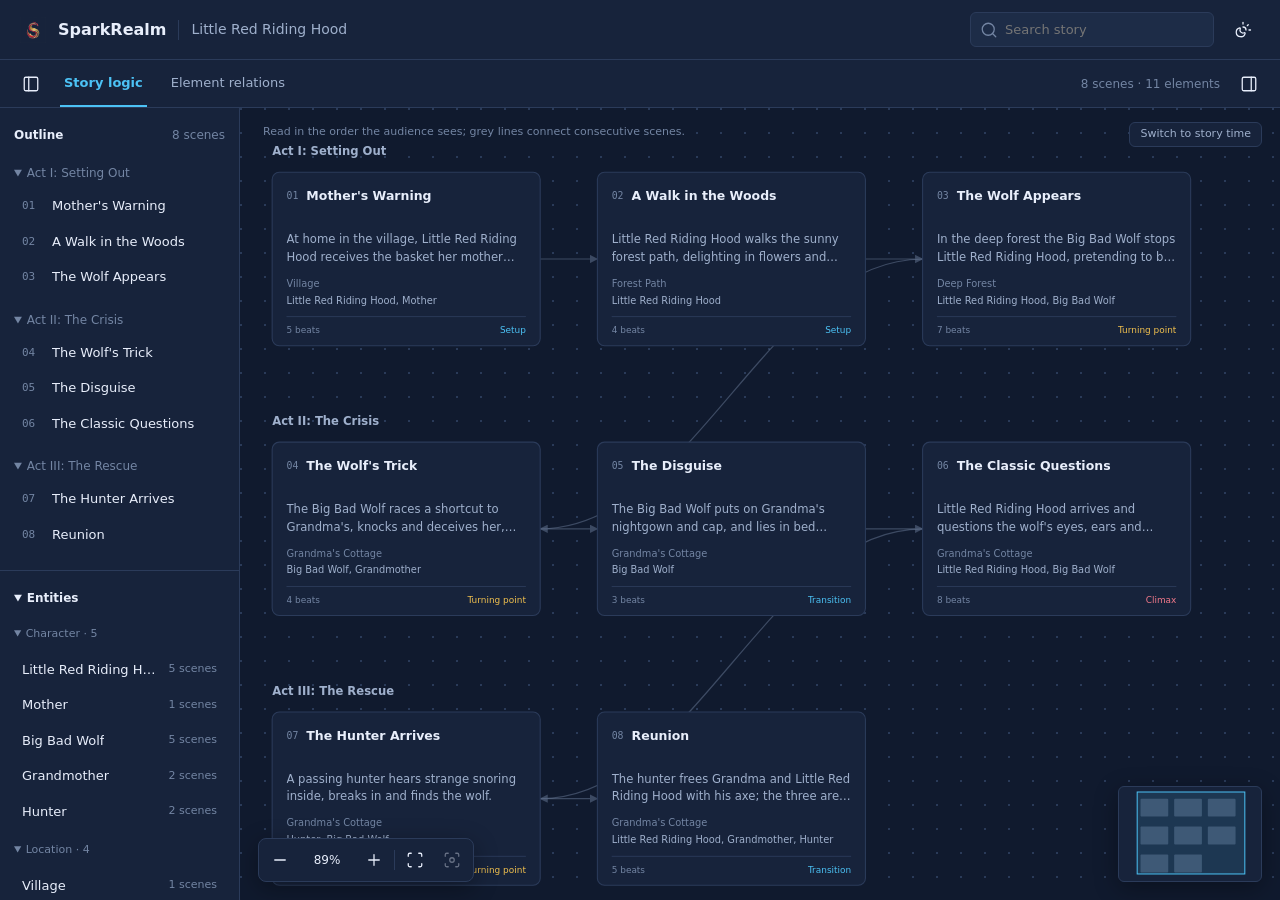
<file: docs/demo/little_red.en.html>
<!doctype html>
<html lang="en" data-theme="dark">
<head>
<meta charset="utf-8">
<meta name="viewport" content="width=device-width, initial-scale=1">
<title>Little Red Riding Hood · SparkRealm StoryGraph</title>
<style>:root {
  color-scheme: light;
  --bg: #f5f6f5; --panel: #ffffff; --panel-2: #f0f2f1;
  --ink: #202823; --muted: #5b665f; --dim: #69756e; --border: #dce2de;
  --accent: #177b63; --accent-soft: #e7f2ed;
  --before: #687b91; --causes: #ba5063; --setsUp: #987017; --overlaps: #7564b5;
  --left-width: 240px; --right-width: 344px;
  --shadow: 0 6px 24px #18261d12;
}
[data-theme="dark"] {
  color-scheme: dark;
  --bg: #101a2e; --panel: #17233b; --panel-2: #1d2c47;
  --ink: #e8eefb; --muted: #9fb0cc; --dim: #7385a3; --border: #2b3b5a;
  --accent: #4cc2f5; --accent-soft: #16324c;
  --before: #6ba4f7; --causes: #f2798a; --setsUp: #f2c14e; --overlaps: #a894f5;
  --shadow: 0 6px 24px #00000055;
}
* { box-sizing: border-box; letter-spacing: 0; }
html, body { margin: 0; height: 100%; }
body { font: 14px/1.5 ui-sans-serif, system-ui, "PingFang SC", "Microsoft YaHei", sans-serif; color: var(--ink); background: var(--bg); display: grid; grid-template: 60px 48px minmax(0, 1fr) / var(--left-width) minmax(0, 1fr) 0; grid-template-areas: "top top top" "bar bar bar" "left canvas right"; height: 100dvh; overflow: hidden; }
body.left-closed { --left-width: 0px; }
body.right-open { grid-template-columns: var(--left-width) minmax(0, 1fr) 0; }
button, input, select { font: inherit; color: inherit; }
button { cursor: pointer; }
button:disabled { cursor: default; opacity: .38; }
button, select, input { border: 1px solid var(--border); border-radius: 6px; background: var(--panel); }
button:hover:not(:disabled) { background: var(--panel-2); }
button:focus-visible, input:focus-visible, select:focus-visible, summary:focus-visible { outline: 2px solid var(--accent); outline-offset: 3px; }
button { -webkit-tap-highlight-color: transparent; }
[hidden] { display: none !important; }
.icon { width: 18px; height: 18px; fill: none; stroke: currentColor; stroke-width: 1.7; stroke-linecap: round; stroke-linejoin: round; flex: none; }
.icon-defs { width: 0; height: 0; position: absolute; }
.icon-button { width: 34px; height: 34px; display: inline-flex; align-items: center; justify-content: center; flex: none; padding: 0; border-color: transparent; background: transparent; }
.divider { height: 20px; width: 1px; background: var(--border); flex: none; }
.topbar { grid-area: top; display: flex; justify-content: space-between; align-items: center; gap: 24px; padding: 0 20px; background: var(--panel); border-bottom: 1px solid var(--border); z-index: 25; min-width: 0; }
.brand { display: flex; align-items: center; gap: 12px; min-width: 0; }
.brand strong { font-size: 16px; white-space: nowrap; }
.brand-icon { color: var(--accent); width: 24px; height: 24px; }
.brand-logo { width: 26px; height: 26px; object-fit: contain; flex: none; }
.story-title { color: var(--muted); overflow: hidden; text-overflow: ellipsis; white-space: nowrap; }
.header-actions { display: flex; align-items: center; gap: 12px; flex: none; }
.search-wrap { width: 244px; position: relative; display: flex; align-items: center; }
.search-wrap > .icon { position: absolute; left: 10px; color: var(--dim); pointer-events: none; }
#search { padding: 7px 10px 7px 34px; width: 100%; background: var(--panel-2); font-size: 13px; }
.search-results { position: absolute; right: 0; top: 42px; width: 360px; max-width: calc(100vw - 24px); max-height: 380px; overflow: auto; padding: 6px; background: var(--panel); border: 1px solid var(--border); border-radius: 8px; box-shadow: var(--shadow); }
.search-result { display: block; text-align: left; width: 100%; border: 0; padding: 10px; }
.search-result.active { background: var(--accent-soft); }
.search-result .result-type { font-size: 11px; color: var(--dim); display: block; }
.search-result .result-text { display: block; overflow-wrap: anywhere; }
mark { color: var(--ink); background: var(--accent-soft); font-weight: 650; }
.search-empty { padding: 16px; color: var(--muted); }
.workspace-bar { grid-area: bar; display: flex; align-items: center; gap: 12px; padding: 0 14px; border-bottom: 1px solid var(--border); background: var(--panel); z-index: 10; }
.seg { display: flex; height: 100%; gap: 20px; }
.seg button { border: 0; border-bottom: 2px solid transparent; border-radius: 0; padding: 0 4px; background: transparent; color: var(--muted); font-size: 13px; white-space: nowrap; }
.seg button.active { color: var(--accent); border-bottom-color: var(--accent); font-weight: 650; }
.subseg { margin-left: 8px; gap: 14px; }
.subseg button { font-size: 12px; }
.workspace-count { margin-left: auto; font-size: 12px; color: var(--dim); }
#toggle-right { margin-left: auto; }
.workspace-count + #toggle-right { margin-left: 0; }
.left { grid-area: left; min-width: 0; overflow: auto; border-right: 1px solid var(--border); background: var(--panel); z-index: 12; }
.left-closed .left { visibility: hidden; }
.panel { padding: 18px 14px; border-bottom: 1px solid var(--border); }
.section-heading { display: flex; justify-content: space-between; align-items: center; margin-bottom: 14px; }
.section-heading h2, .panel > summary { font-size: 12px; font-weight: 650; margin: 0; }
.section-heading > span { color: var(--dim); font-size: 12px; }
.panel > summary { cursor: pointer; }
.panel[open] > summary { margin-bottom: 14px; }
.act { margin-top: 10px; }
.act > summary { cursor: pointer; font-size: 12px; color: var(--dim); padding: 6px 0; overflow-wrap: anywhere; }
.scene-item, .entity-item { display: flex; align-items: center; gap: 10px; width: 100%; text-align: left; background: transparent; border: 0; padding: 8px; font-size: 13px; }
.scene-item > span:last-child, .entity-item > span:first-child { overflow: hidden; text-overflow: ellipsis; white-space: nowrap; }
.item-number { color: var(--dim); font: 11px ui-monospace, monospace; width: 20px; flex: none; }
.scene-item.active, .entity-item.active { background: var(--accent-soft); color: var(--accent); }
.group-title { color: var(--dim); font-size: 11px; margin: 14px 0 6px; }
.entity-group { margin: 8px 0; }
.entity-group > summary { cursor: pointer; color: var(--dim); font-size: 11px; padding: 5px 0; }
.entity-group[open] > summary { margin-bottom: 4px; }
.entity-item .count { color: var(--dim); margin-left: auto; flex: none; font-size: 11px; }
.filter-label { display: flex; align-items: center; gap: 8px; font-size: 12px; padding: 5px 0; }
input[type="checkbox"] { accent-color: var(--accent); }
.line-swatch { width: 20px; height: 0; border-top: 2px solid var(--before); }
.line-swatch.causes { border-color: var(--causes); }
.line-swatch.setsUp { border-color: var(--setsUp); border-top-style: dashed; }
.line-swatch.overlaps { border-color: var(--overlaps); border-top-style: dotted; }
.canvas { grid-area: canvas; position: relative; min-width: 0; min-height: 0; overflow: hidden; background: radial-gradient(circle at 1px 1px, var(--border) .7px, transparent 1px) 0 0 / 24px 24px, var(--bg); }
.story-svg { position: absolute; inset: 0; width: 100%; height: 100%; display: none; cursor: grab; touch-action: none; }
.story-svg.active { display: block; }
.story-svg.panning { cursor: grabbing; }
.context-bar { position: absolute; left: 18px; right: 18px; top: 14px; z-index: 4; display: flex; justify-content: space-between; align-items: flex-start; gap: 10px; pointer-events: none; }
#mode-context { background: var(--bg); padding: 2px 5px; font-size: 11px; color: var(--dim); }
.layout-toggle { pointer-events: auto; font-size: 11px; padding: 3px 10px; border-radius: 6px; background: var(--panel); color: var(--muted); white-space: nowrap; }
.layout-toggle:hover { color: var(--ink); border-color: var(--dim); }
#relation-scope-wrap { font-size: 12px; color: var(--muted); pointer-events: auto; display: flex; align-items: center; gap: 8px; background: var(--panel); border: 1px solid var(--border); padding: 4px 8px; border-radius: 6px; }
#relation-scope { max-width: 180px; width: 150px; font-size: 12px; padding: 4px; border: 0; }
.column-label { fill: var(--muted); font-size: 13px; font-weight: 600; }
.graph-node { cursor: pointer; outline: none; }
.node-box { fill: var(--panel); stroke: var(--border); stroke-width: 1.2; }
.graph-node:hover .node-box { stroke: var(--dim); }
.graph-node.selected .node-box, .graph-node:focus-visible .node-box { stroke: var(--accent); stroke-width: 2.5; }
.graph-node.neighbor .node-box { stroke: var(--accent); stroke-opacity: .55; }
.graph-node.dim { opacity: .42; }
.node-content { width: 100%; height: 100%; padding: 15px; overflow: hidden; color: var(--ink); font-size: 13px; line-height: 1.5; }
.node-heading { display: flex; align-items: flex-start; gap: 9px; height: 43px; }
.node-number { flex: none; font: 11px/22px ui-monospace, monospace; color: var(--dim); }
.node-title { font-size: 14px; font-weight: 650; line-height: 21px; overflow-wrap: anywhere; display: -webkit-box; -webkit-line-clamp: 2; -webkit-box-orient: vertical; overflow: hidden; }
.node-summary { margin: 6px 0 10px; height: 40px; color: var(--muted); font-size: 13px; line-height: 20px; display: -webkit-box; -webkit-line-clamp: 2; -webkit-box-orient: vertical; overflow: hidden; overflow-wrap: anywhere; }
.node-people, .node-location { color: var(--muted); font-size: 11px; line-height: 19px; overflow: hidden; text-overflow: ellipsis; white-space: nowrap; }
.node-location { color: var(--dim); }
.node-footer { display: flex; justify-content: space-between; gap: 6px; align-items: center; border-top: 1px solid var(--border); padding-top: 7px; margin-top: 8px; color: var(--dim); font-size: 10px; }
.node-badges { display: flex; gap: 8px; color: var(--accent); }
.role-climax .node-badges { color: var(--causes); }
.role-turningPoint .node-badges { color: var(--setsUp); }
.compact .node-content { padding: 10px 12px; }
.compact .node-heading { height: auto; }
.compact .node-title { font-size: 13px; line-height: 19px; }
.entity .node-content { padding: 10px 12px; }
.entity-heading { display: flex; align-items: center; gap: 8px; }
.entity-name { overflow: hidden; text-overflow: ellipsis; white-space: nowrap; font-weight: 600; }
.entity-kind { color: var(--accent); font-size: 10px; flex: none; }
.entity-kind.kind-location { color: var(--before); }
.entity-kind.kind-prop { color: var(--setsUp); }
.entity-count { color: var(--dim); font-size: 11px; margin-top: 7px; }
.sequence-edge { fill: none; stroke: var(--dim); stroke-width: 1.2; opacity: .45; }
.marker-sequence { fill: var(--dim); }
.logic-edge, .pair-edge { outline: none; cursor: pointer; }
.edge-line, .part-edge { fill: none; stroke-width: 1.7; }
.edge-hit { fill: none; stroke: transparent; stroke-width: 16; pointer-events: stroke; }
.logic-edge { opacity: 0; pointer-events: none; }
.logic-edge .edge-hit { pointer-events: none; }
.logic-edge.visible, .logic-edge.hot, .logic-edge.hover-show { opacity: .8; pointer-events: auto; }
.logic-edge.visible .edge-hit, .logic-edge.hot .edge-hit, .logic-edge.hover-show .edge-hit { pointer-events: stroke; }
.edge-line { stroke: var(--before); }
.rel-causes .edge-line { stroke: var(--causes); }
.rel-setsUp .edge-line { stroke: var(--setsUp); stroke-dasharray: 5 4; }
.rel-overlaps .edge-line { stroke: var(--overlaps); stroke-dasharray: 2 4; }
.marker-before { fill: var(--before); }
.marker-causes { fill: var(--causes); }
.marker-setsUp { fill: var(--setsUp); }
.marker-person { fill: var(--accent); }
.pair-edge .edge-line { stroke: var(--accent); }
/* 要素关系：连线默认隐藏，选中/悬停或勾选“显示连线”才出现 */
.pair-edge, .part-edge { opacity: 0; pointer-events: none; }
.part-edge { stroke: var(--dim); }
.edge-line, .sequence-edge, .part-edge { vector-effect: non-scaling-stroke; }
.hot .edge-line, .logic-edge:focus-visible .edge-line, .pair-edge:focus-visible .edge-line { stroke-width: 3; }
.part-edge.hot, .part-edge.hover-show, .charm-svg.show-edges .part-edge { opacity: .5; stroke: var(--dim); }
.part-edge.hot { stroke: var(--accent); opacity: .8; stroke-width: 2; pointer-events: auto; }
.pair-edge.hot, .pair-edge.hover-show, .charm-svg.show-edges .pair-edge { opacity: .78; pointer-events: auto; }
.pair-edge.dim { opacity: .12; }
.scope-off, .type-off, .filter-off { display: none !important; }
.canvas-toolbar { position: absolute; left: 18px; bottom: 18px; display: flex; gap: 3px; align-items: center; padding: 4px; background: var(--panel); border: 1px solid var(--border); border-radius: 8px; box-shadow: var(--shadow); z-index: 5; }
.zoom-value { width: 54px; border: 0; font-size: 12px; padding: 7px 0; background: transparent; font-variant-numeric: tabular-nums; }
.clear-selection { position: absolute; top: 52px; left: 22px; display: flex; align-items: center; gap: 5px; font-size: 11px; padding: 4px 7px; z-index: 5; }
.clear-selection .icon { width: 13px; height: 13px; }
.minimap { position: absolute; right: 18px; bottom: 18px; width: 144px; height: 96px; background: var(--panel); border: 1px solid var(--border); border-radius: 6px; overflow: hidden; box-shadow: var(--shadow); z-index: 5; cursor: crosshair; }
.minimap rect { fill: var(--dim); opacity: .4; }
.minimap rect.vp { fill: var(--accent); fill-opacity: .12; stroke: var(--accent); opacity: 1; }
.right { position: fixed; right: 0; top: 108px; bottom: 0; width: var(--right-width); min-width: 0; overflow: auto; background: var(--panel); border-left: 1px solid var(--border); box-shadow: var(--shadow); visibility: hidden; z-index: 15; }
.right-open .right { visibility: visible; }
.detail-toolbar { display: flex; align-items: center; justify-content: space-between; padding: 10px 16px; position: sticky; top: 0; background: var(--panel); border-bottom: 1px solid var(--border); z-index: 2; color: var(--dim); font-size: 12px; }
.detail-toolbar-left { display: flex; align-items: center; gap: 8px; }
.detail { padding: 20px; font-size: 13px; overflow-wrap: anywhere; }
.detail h3 { margin: 0 0 10px; font-size: 19px; line-height: 1.5; }
.detail h4, .detail details > summary { margin: 24px 0 10px; font-size: 12px; font-weight: 650; }
.detail details > summary { cursor: pointer; }
.detail p { color: var(--muted); line-height: 1.8; }
.detail .sub { color: var(--dim); font-size: 11px; margin-bottom: 10px; }
.detail .row { margin: 7px 0; color: var(--muted); }
.detail .row b { color: var(--ink); font-weight: 550; }
.detail .ref-row { margin: 7px 0; }
.ref-kind { display: inline-block; min-width: 28px; color: var(--dim); font-size: 11px; margin-right: 6px; }
.ref-row .jump { color: var(--accent); }
.ref-row .jump:hover { text-decoration: underline; }
.ref-state { color: var(--muted); }
.detail .tag { display: inline-block; background: var(--panel-2); border-radius: 3px; padding: 2px 6px; font-size: 11px; margin: 0 4px 4px 0; }
.detail .jump { color: var(--accent); border: 0; background: transparent; padding: 0; text-align: left; cursor: pointer; }
.detail .jump:hover { text-decoration: underline; }
.edit-btn { font-size: 11px; padding: 2px 8px; margin-left: 6px; border: 1px solid var(--border); border-radius: 6px; background: transparent; color: var(--accent); cursor: pointer; vertical-align: middle; }
.edit-btn:hover { border-color: var(--accent); }
.scene-nav { display: flex; justify-content: space-between; margin: 18px 0; }
.scene-nav button { display: flex; align-items: center; gap: 4px; padding: 6px 8px; font-size: 12px; }
.beat-item { display: block; width: 100%; text-align: left; background: transparent; border: 0; border-left: 2px solid var(--border); border-radius: 0; padding: 8px 10px; margin: 4px 0; line-height: 1.8; font-size: 13px; overflow-wrap: anywhere; }
.beat-item b { display: block; color: var(--dim); font-size: 11px; }
.beat-item.selected { border-left-color: var(--accent); background: var(--accent-soft); }
.relation-item { border-top: 1px solid var(--border); padding: 10px 0; line-height: 1.8; }
.relation-item .scope-label { display: block; color: var(--dim); font-size: 11px; }
.pair-block { margin: 10px 0; }
.pair-block > summary { cursor: pointer; font-size: 13px; font-weight: 550; padding: 6px 0; }
.pair-block.static { font-size: 13px; font-weight: 550; }
.pair-chain { display: block; color: var(--muted); font-size: 12px; font-weight: 400; margin-top: 3px; }
.pair-block > summary .jump { border: 0; background: transparent; padding: 0; color: var(--accent); }
.detail .evo-event { display: block; width: 100%; text-align: left; background: transparent; border: 0; border-top: 1px solid var(--border); border-radius: 0; padding: 9px 4px; line-height: 1.7; color: var(--ink); cursor: pointer; }
.detail .evo-event:hover { background: var(--panel-2); }
.rel-kinds { color: var(--ink); font-size: 12px; margin: 4px 0 6px; }
.evo-event b { display: block; }
.evo-transition { color: var(--accent); }
.evo-reason { display: block; color: var(--muted); font-size: 12px; }
.evo-preview { padding: 8px 4px 12px; border-top: 1px dashed var(--border); background: var(--panel-2); border-radius: 6px; }
.evo-preview .row { margin: 5px 0; }
.preview-beat { margin: 5px 0; color: var(--muted); line-height: 1.7; }
.preview-beat b { display: inline-block; min-width: 30px; color: var(--dim); font-weight: 500; margin-right: 6px; }
.detail .scene-appearance { padding: 10px 0; border-bottom: 1px solid var(--border); }
.detail .scene-appearance button { display: inline-flex; align-items: baseline; gap: 8px; }
.detail .scene-appearance p { margin: 6px 0; }
.detail code { font-size: 11px; }
.ref-thumb { width: 40px; height: 40px; object-fit: cover; border-radius: 4px; margin-right: 8px; vertical-align: middle; }
#empty-state { position: absolute; inset: 40% 0 auto; text-align: center; color: var(--muted); }
.sr-only { position: absolute; width: 1px; height: 1px; padding: 0; margin: -1px; overflow: hidden; clip-path: inset(50%); white-space: nowrap; }
@media (max-width: 1100px) {
  :root { --left-width: 210px; --right-width: 320px; }
  body.right-open { grid-template-columns: var(--left-width) minmax(0, 1fr) 0; }
  .minimap { display: none; }
}
@media (max-width: 700px) {
  body, body.right-open { grid-template-columns: 0 minmax(0, 1fr) 0; }
  .topbar { padding: 0 12px; gap: 12px; }
  .brand { gap: 7px; }
  .brand strong { font-size: 14px; }
  .brand .divider, .story-title { display: none; }
  .header-actions { gap: 3px; min-width: 0; }
  .search-wrap { width: 132px; }
  .workspace-bar { gap: 5px; padding: 0 8px; }
  .seg { gap: 14px; }
  .seg button { font-size: 12px; }
  .workspace-count { display: none; }
  #toggle-right { margin-left: auto; }
  .left { position: fixed; left: 0; top: 108px; bottom: 0; width: 260px; box-shadow: var(--shadow); }
  .right { width: min(344px, 100vw); }
  .context-bar { left: 12px; right: 12px; flex-wrap: wrap; }
  #relation-scope-wrap { margin-left: auto; }
  .canvas-toolbar { left: 12px; bottom: 12px; }
  .clear-selection { top: 84px; left: 12px; }
}
</style>
</head>
<body>
<!-- Lucide icons, lucide-static v1.47.0, ISC license. -->
<svg class="icon-defs" xmlns="http://www.w3.org/2000/svg" aria-hidden="true"><defs>
  <symbol id="icon-panel-left" viewBox="0 0 24 24"><rect width="18" height="18" x="3" y="3" rx="2"/><path d="M9 3v18"/></symbol>
  <symbol id="icon-panel-right" viewBox="0 0 24 24"><rect width="18" height="18" x="3" y="3" rx="2"/><path d="M15 3v18"/></symbol>
  <symbol id="icon-search" viewBox="0 0 24 24"><path d="m21 21-4.34-4.34"/><circle cx="11" cy="11" r="8"/></symbol>
  <symbol id="icon-scan" viewBox="0 0 24 24"><path d="M3 7V5a2 2 0 0 1 2-2h2"/><path d="M17 3h2a2 2 0 0 1 2 2v2"/><path d="M21 17v2a2 2 0 0 1-2 2h-2"/><path d="M7 21H5a2 2 0 0 1-2-2v-2"/></symbol>
  <symbol id="icon-focus" viewBox="0 0 24 24"><circle cx="12" cy="12" r="3"/><path d="M3 7V5a2 2 0 0 1 2-2h2"/><path d="M17 3h2a2 2 0 0 1 2 2v2"/><path d="M21 17v2a2 2 0 0 1-2 2h-2"/><path d="M7 21H5a2 2 0 0 1-2-2v-2"/></symbol>
  <symbol id="icon-sun-moon" viewBox="0 0 24 24"><path d="M12 2v2"/><path d="M14.837 16.385a6 6 0 1 1-7.223-7.222c.624-.147.97.66.715 1.248a4 4 0 0 0 5.26 5.259c.589-.255 1.396.09 1.248.715"/><path d="M16 12a4 4 0 0 0-4-4"/><path d="m19 5-1.256 1.256"/><path d="M20 12h2"/></symbol>
  <symbol id="icon-minus" viewBox="0 0 24 24"><path d="M5 12h14"/></symbol>
  <symbol id="icon-plus" viewBox="0 0 24 24"><path d="M5 12h14"/><path d="M12 5v14"/></symbol>
  <symbol id="icon-x" viewBox="0 0 24 24"><path d="M18 6 6 18"/><path d="m6 6 12 12"/></symbol>
  <symbol id="icon-chevron-left" viewBox="0 0 24 24"><path d="m15 18-6-6 6-6"/></symbol>
  <symbol id="icon-chevron-right" viewBox="0 0 24 24"><path d="m9 18 6-6-6-6"/></symbol>
  <symbol id="icon-network" viewBox="0 0 24 24"><rect x="16" y="16" width="6" height="6" rx="1"/><rect x="2" y="16" width="6" height="6" rx="1"/><rect x="9" y="2" width="6" height="6" rx="1"/><path d="M5 16v-3a1 1 0 0 1 1-1h12a1 1 0 0 1 1 1v3"/><path d="M12 12V8"/></symbol>
  <symbol id="icon-triangle-alert" viewBox="0 0 24 24"><path d="m21.73 18-8-14a2 2 0 0 0-3.48 0l-8 14A2 2 0 0 0 4 21h16a2 2 0 0 0 1.73-3"/><path d="M12 9v4"/><path d="M12 17h.01"/></symbol>
</defs></svg>

<header class="topbar">
  <div class="brand"><img class="brand-logo" src="[data-uri]" alt="SparkRealm"><strong>SparkRealm</strong><span class="divider"></span><span class="story-title" title="Little Red Riding Hood">Little Red Riding Hood</span></div>
  <div class="header-actions">
    <div class="search-wrap"><svg class="icon"><use href="#icon-search"/></svg><input id="search" type="search" autocomplete="off" placeholder="搜索故事" data-i18n-placeholder="search_placeholder" aria-label="搜索场景、节拍或要素" data-i18n-aria="aria_search" aria-controls="search-results" aria-expanded="false"><div id="search-results" class="search-results" hidden></div></div>
    <button class="icon-button" id="theme" type="button" title="切换主题" data-i18n-title="title_theme" aria-label="切换主题" data-i18n-aria="title_theme"><svg class="icon"><use href="#icon-sun-moon"/></svg></button>
  </div>
</header>
<nav class="workspace-bar" aria-label="图谱视图" data-i18n-aria="aria_workspace">
  <button class="icon-button" id="toggle-left" title="显示或收起目录" data-i18n-title="title_toggle_left" aria-label="显示或收起目录" data-i18n-aria="title_toggle_left" aria-expanded="true" aria-controls="left-panel"><svg class="icon"><use href="#icon-panel-left"/></svg></button>
  <div class="seg" role="tablist" aria-label="故事视图" data-i18n-aria="aria_views">
    <button role="tab" data-view="logic" aria-selected="true" class="active" data-i18n="tab_logic">故事逻辑</button>
    <button role="tab" data-view="charmap" aria-selected="false" tabindex="-1" data-i18n="tab_charmap">要素关系</button>
  </div>

  <span id="story-count" class="workspace-count"></span>
  <button class="icon-button" id="toggle-right" title="显示或收起详情" data-i18n-title="title_toggle_right" aria-label="显示或收起详情" data-i18n-aria="title_toggle_right" aria-expanded="false" aria-controls="right-panel"><svg class="icon"><use href="#icon-panel-right"/></svg></button>
</nav>
<aside class="left" id="left-panel" aria-label="故事目录" data-i18n-aria="nav_outline">
  <section class="panel"><div class="section-heading"><h2 data-i18n="nav_outline">故事大纲</h2><span id="scene-count"></span></div><div id="outline"></div></section>
  <details class="panel" open><summary data-i18n="nav_entities">故事要素</summary><div id="entities"></div></details>
  <details class="panel"><summary data-i18n="nav_plot">故事情节</summary><div id="legend"></div></details>
</aside>
<main class="canvas" id="canvas" aria-label="故事图谱画布" data-i18n-aria="aria_canvas">
  <div class="context-bar"><span id="mode-context"></span><button type="button" id="layout-toggle" class="layout-toggle" hidden></button><label id="relation-scope-wrap" hidden><span data-i18n="relation_scope_label">关系时点</span> <select id="relation-scope" aria-label="关系生效场景" data-i18n-aria="relation_scope_label"></select></label></div>
  <svg class="story-svg" data-mode="telling" viewBox="0 0 1164 930" aria-label="Telling-order graph"><defs><marker id="telling-before" viewBox="0 0 10 10" refX="9" refY="5" markerWidth="7" markerHeight="7" orient="auto-start-reverse"><path d="M 0 0 L 10 5 L 0 10 z" class="marker-before"/></marker><marker id="telling-causes" viewBox="0 0 10 10" refX="9" refY="5" markerWidth="7" markerHeight="7" orient="auto-start-reverse"><path d="M 0 0 L 10 5 L 0 10 z" class="marker-causes"/></marker><marker id="telling-setsUp" viewBox="0 0 10 10" refX="9" refY="5" markerWidth="7" markerHeight="7" orient="auto-start-reverse"><path d="M 0 0 L 10 5 L 0 10 z" class="marker-setsUp"/></marker><marker id="telling-sequence" viewBox="0 0 10 10" refX="9" refY="5" markerWidth="7" markerHeight="7" orient="auto-start-reverse"><path d="M 0 0 L 10 5 L 0 10 z" class="marker-sequence"/></marker><marker id="telling-person" viewBox="0 0 10 10" refX="9" refY="5" markerWidth="7" markerHeight="7" orient="auto-start-reverse"><path d="M 0 0 L 10 5 L 0 10 z" class="marker-person"/></marker></defs><g class="edges"><path class="sequence-edge" d="M 336 169 C 362 169 374 169 400 169" marker-end="url(#telling-sequence)"/><path class="sequence-edge" d="M 700 169 C 726 169 738 169 764 169" marker-end="url(#telling-sequence)"/><path class="sequence-edge" d="M 764 169 C 592.8 169 507.20000000000005 471 336 471" marker-end="url(#telling-sequence)"/><path class="sequence-edge" d="M 336 471 C 362 471 374 471 400 471" marker-end="url(#telling-sequence)"/><path class="sequence-edge" d="M 700 471 C 726 471 738 471 764 471" marker-end="url(#telling-sequence)"/><path class="sequence-edge" d="M 764 471 C 592.8 471 507.20000000000005 773 336 773" marker-end="url(#telling-sequence)"/><path class="sequence-edge" d="M 336 773 C 362 773 374 773 400 773" marker-end="url(#telling-sequence)"/><g class="logic-edge rel-before" data-edge-id="lr_001" data-source="scene_001" data-target="scene_002" data-kind="before" tabindex="0" role="button" aria-label="Sequence："><path class="edge-hit" d="M 336 151 C 362 151 374 151 400 151"/><path class="edge-line" d="M 336 151 C 362 151 374 151 400 151" marker-end="url(#telling-before)"/><title>Sequence：</title></g><g class="logic-edge rel-before" data-edge-id="lr_002" data-source="scene_002" data-target="scene_003" data-kind="before" tabindex="0" role="button" aria-label="Sequence："><path class="edge-hit" d="M 700 151 C 726 151 738 151 764 151"/><path class="edge-line" d="M 700 151 C 726 151 738 151 764 151" marker-end="url(#telling-before)"/><title>Sequence：</title></g><g class="logic-edge rel-before" data-edge-id="lr_003" data-source="scene_003" data-target="scene_004" data-kind="before" tabindex="0" role="button" aria-label="Sequence："><path class="edge-hit" d="M 764 151 C 592.8 151 507.20000000000005 453 336 453"/><path class="edge-line" d="M 764 151 C 592.8 151 507.20000000000005 453 336 453" marker-end="url(#telling-before)"/><title>Sequence：</title></g><g class="logic-edge rel-before" data-edge-id="lr_004" data-source="scene_004" data-target="scene_005" data-kind="before" tabindex="0" role="button" aria-label="Sequence："><path class="edge-hit" d="M 336 453 C 362 453 374 453 400 453"/><path class="edge-line" d="M 336 453 C 362 453 374 453 400 453" marker-end="url(#telling-before)"/><title>Sequence：</title></g><g class="logic-edge rel-before" data-edge-id="lr_005" data-source="scene_005" data-target="scene_006" data-kind="before" tabindex="0" role="button" aria-label="Sequence："><path class="edge-hit" d="M 700 453 C 726 453 738 453 764 453"/><path class="edge-line" d="M 700 453 C 726 453 738 453 764 453" marker-end="url(#telling-before)"/><title>Sequence：</title></g><g class="logic-edge rel-before" data-edge-id="lr_006" data-source="scene_006" data-target="scene_007" data-kind="before" tabindex="0" role="button" aria-label="Sequence："><path class="edge-hit" d="M 764 453 C 592.8 453 507.20000000000005 755 336 755"/><path class="edge-line" d="M 764 453 C 592.8 453 507.20000000000005 755 336 755" marker-end="url(#telling-before)"/><title>Sequence：</title></g><g class="logic-edge rel-before" data-edge-id="lr_007" data-source="scene_007" data-target="scene_008" data-kind="before" tabindex="0" role="button" aria-label="Sequence："><path class="edge-hit" d="M 336 755 C 362 755 374 755 400 755"/><path class="edge-line" d="M 336 755 C 362 755 374 755 400 755" marker-end="url(#telling-before)"/><title>Sequence：</title></g><g class="logic-edge rel-setsUp" data-edge-id="lr_008" data-source="scene_002" data-target="scene_003" data-kind="setsUp" tabindex="0" role="button" aria-label="Setup：The yellow eyes in the thicket foreshadow the meeting in the woods."><path class="edge-hit" d="M 700 160 C 726 160 738 160 764 160"/><path class="edge-line" d="M 700 160 C 726 160 738 160 764 160" marker-end="url(#telling-setsUp)"/><title>Setup：The yellow eyes in the thicket foreshadow the meeting in the woods.</title></g><g class="logic-edge rel-causes" data-edge-id="lr_009" data-source="scene_003" data-target="scene_004" data-kind="causes" tabindex="0" role="button" aria-label="Causality：Little Red Riding Hood reveals Grandma&#39;s address, prompting the wolf to race there."><path class="edge-hit" d="M 764 160 C 592.8 160 507.20000000000005 462 336 462"/><path class="edge-line" d="M 764 160 C 592.8 160 507.20000000000005 462 336 462" marker-end="url(#telling-causes)"/><title>Causality：Little Red Riding Hood reveals Grandma&#39;s address, prompting the wolf to race there.</title></g><g class="logic-edge rel-causes" data-edge-id="lr_010" data-source="scene_007" data-target="scene_008" data-kind="causes" tabindex="0" role="button" aria-label="Causality：The hunter frees Little Red Riding Hood and Grandma, leading to the reunion."><path class="edge-hit" d="M 336 764 C 362 764 374 764 400 764"/><path class="edge-line" d="M 336 764 C 362 764 374 764 400 764" marker-end="url(#telling-causes)"/><title>Causality：The hunter frees Little Red Riding Hood and Grandma, leading to the reunion.</title></g></g><g class="nodes"><g class="graph-node scene role-setup" data-node-id="scene_001" data-node-type="scene" transform="translate(36 72)" tabindex="0" role="button">
    <rect class="node-box" width="300" height="194" rx="8"/>
    <foreignObject x="1" y="1" width="298" height="192"><div xmlns="http://www.w3.org/1999/xhtml" class="node-content"><div class="node-heading"><span class="node-number">01</span><span class="node-title" title="Mother&#39;s Warning">Mother&#39;s Warning</span></div>
    <p class="node-summary" title="At home in the village, Little Red Riding Hood receives the basket her mother prepared and is told to take the main road and not talk to strangers.">At home in the village, Little Red Riding Hood receives the basket her mother prepared and is told to take the main road and not talk to strangers.</p>
    <div class="node-location" title="Village">Village</div>
    <div class="node-people" title="Little Red Riding Hood, Mother">Little Red Riding Hood, Mother</div>
    <div class="node-footer"><span>5 beats</span><span class="node-badges"><span>Setup</span></span></div></div></foreignObject>
  </g><g class="graph-node scene role-setup" data-node-id="scene_002" data-node-type="scene" transform="translate(400 72)" tabindex="0" role="button">
    <rect class="node-box" width="300" height="194" rx="8"/>
    <foreignObject x="1" y="1" width="298" height="192"><div xmlns="http://www.w3.org/1999/xhtml" class="node-content"><div class="node-heading"><span class="node-number">02</span><span class="node-title" title="A Walk in the Woods">A Walk in the Woods</span></div>
    <p class="node-summary" title="Little Red Riding Hood walks the sunny forest path, delighting in flowers and butterflies.">Little Red Riding Hood walks the sunny forest path, delighting in flowers and butterflies.</p>
    <div class="node-location" title="Forest Path">Forest Path</div>
    <div class="node-people" title="Little Red Riding Hood">Little Red Riding Hood</div>
    <div class="node-footer"><span>4 beats</span><span class="node-badges"><span>Setup</span></span></div></div></foreignObject>
  </g><g class="graph-node scene role-turningPoint" data-node-id="scene_003" data-node-type="scene" transform="translate(764 72)" tabindex="0" role="button">
    <rect class="node-box" width="300" height="194" rx="8"/>
    <foreignObject x="1" y="1" width="298" height="192"><div xmlns="http://www.w3.org/1999/xhtml" class="node-content"><div class="node-heading"><span class="node-number">03</span><span class="node-title" title="The Wolf Appears">The Wolf Appears</span></div>
    <p class="node-summary" title="In the deep forest the Big Bad Wolf stops Little Red Riding Hood, pretending to be friendly and coaxing out that she is going to Grandma&#39;s.">In the deep forest the Big Bad Wolf stops Little Red Riding Hood, pretending to be friendly and coaxing out that she is going to Grandma&#39;s.</p>
    <div class="node-location" title="Deep Forest">Deep Forest</div>
    <div class="node-people" title="Little Red Riding Hood, Big Bad Wolf">Little Red Riding Hood, Big Bad Wolf</div>
    <div class="node-footer"><span>7 beats</span><span class="node-badges"><span>Turning point</span></span></div></div></foreignObject>
  </g><g class="graph-node scene role-turningPoint" data-node-id="scene_004" data-node-type="scene" transform="translate(36 374)" tabindex="0" role="button">
    <rect class="node-box" width="300" height="194" rx="8"/>
    <foreignObject x="1" y="1" width="298" height="192"><div xmlns="http://www.w3.org/1999/xhtml" class="node-content"><div class="node-heading"><span class="node-number">04</span><span class="node-title" title="The Wolf&#39;s Trick">The Wolf&#39;s Trick</span></div>
    <p class="node-summary" title="The Big Bad Wolf races a shortcut to Grandma&#39;s, knocks and deceives her, then swallows her whole.">The Big Bad Wolf races a shortcut to Grandma&#39;s, knocks and deceives her, then swallows her whole.</p>
    <div class="node-location" title="Grandma&#39;s Cottage">Grandma&#39;s Cottage</div>
    <div class="node-people" title="Big Bad Wolf, Grandmother">Big Bad Wolf, Grandmother</div>
    <div class="node-footer"><span>4 beats</span><span class="node-badges"><span>Turning point</span></span></div></div></foreignObject>
  </g><g class="graph-node scene role-transition" data-node-id="scene_005" data-node-type="scene" transform="translate(400 374)" tabindex="0" role="button">
    <rect class="node-box" width="300" height="194" rx="8"/>
    <foreignObject x="1" y="1" width="298" height="192"><div xmlns="http://www.w3.org/1999/xhtml" class="node-content"><div class="node-heading"><span class="node-number">05</span><span class="node-title" title="The Disguise">The Disguise</span></div>
    <p class="node-summary" title="The Big Bad Wolf puts on Grandma&#39;s nightgown and cap, and lies in bed waiting for Little Red Riding Hood.">The Big Bad Wolf puts on Grandma&#39;s nightgown and cap, and lies in bed waiting for Little Red Riding Hood.</p>
    <div class="node-location" title="Grandma&#39;s Cottage">Grandma&#39;s Cottage</div>
    <div class="node-people" title="Big Bad Wolf">Big Bad Wolf</div>
    <div class="node-footer"><span>3 beats</span><span class="node-badges"><span>Transition</span></span></div></div></foreignObject>
  </g><g class="graph-node scene role-climax" data-node-id="scene_006" data-node-type="scene" transform="translate(764 374)" tabindex="0" role="button">
    <rect class="node-box" width="300" height="194" rx="8"/>
    <foreignObject x="1" y="1" width="298" height="192"><div xmlns="http://www.w3.org/1999/xhtml" class="node-content"><div class="node-heading"><span class="node-number">06</span><span class="node-title" title="The Classic Questions">The Classic Questions</span></div>
    <p class="node-summary" title="Little Red Riding Hood arrives and questions the wolf&#39;s eyes, ears and mouth, until he reveals his true face.">Little Red Riding Hood arrives and questions the wolf&#39;s eyes, ears and mouth, until he reveals his true face.</p>
    <div class="node-location" title="Grandma&#39;s Cottage">Grandma&#39;s Cottage</div>
    <div class="node-people" title="Little Red Riding Hood, Big Bad Wolf">Little Red Riding Hood, Big Bad Wolf</div>
    <div class="node-footer"><span>8 beats</span><span class="node-badges"><span>Climax</span></span></div></div></foreignObject>
  </g><g class="graph-node scene role-turningPoint" data-node-id="scene_007" data-node-type="scene" transform="translate(36 676)" tabindex="0" role="button">
    <rect class="node-box" width="300" height="194" rx="8"/>
    <foreignObject x="1" y="1" width="298" height="192"><div xmlns="http://www.w3.org/1999/xhtml" class="node-content"><div class="node-heading"><span class="node-number">07</span><span class="node-title" title="The Hunter Arrives">The Hunter Arrives</span></div>
    <p class="node-summary" title="A passing hunter hears strange snoring inside, breaks in and finds the wolf.">A passing hunter hears strange snoring inside, breaks in and finds the wolf.</p>
    <div class="node-location" title="Grandma&#39;s Cottage">Grandma&#39;s Cottage</div>
    <div class="node-people" title="Hunter, Big Bad Wolf">Hunter, Big Bad Wolf</div>
    <div class="node-footer"><span>4 beats</span><span class="node-badges"><span>Turning point</span></span></div></div></foreignObject>
  </g><g class="graph-node scene role-transition" data-node-id="scene_008" data-node-type="scene" transform="translate(400 676)" tabindex="0" role="button">
    <rect class="node-box" width="300" height="194" rx="8"/>
    <foreignObject x="1" y="1" width="298" height="192"><div xmlns="http://www.w3.org/1999/xhtml" class="node-content"><div class="node-heading"><span class="node-number">08</span><span class="node-title" title="Reunion">Reunion</span></div>
    <p class="node-summary" title="The hunter frees Grandma and Little Red Riding Hood with his axe; the three are reunited and she learns her lesson.">The hunter frees Grandma and Little Red Riding Hood with his axe; the three are reunited and she learns her lesson.</p>
    <div class="node-location" title="Grandma&#39;s Cottage">Grandma&#39;s Cottage</div>
    <div class="node-people" title="Little Red Riding Hood, Grandmother, Hunter">Little Red Riding Hood, Grandmother, Hunter</div>
    <div class="node-footer"><span>5 beats</span><span class="node-badges"><span>Transition</span></span></div></div></foreignObject>
  </g></g><text class="column-label" x="36" y="53">Act I: Setting Out</text><text class="column-label" x="36" y="355">Act II: The Crisis</text><text class="column-label" x="36" y="657">Act III: The Rescue</text></svg><svg class="story-svg" data-mode="time" viewBox="0 0 436 2272" aria-label="Story-time graph"><defs><marker id="time-before" viewBox="0 0 10 10" refX="9" refY="5" markerWidth="7" markerHeight="7" orient="auto-start-reverse"><path d="M 0 0 L 10 5 L 0 10 z" class="marker-before"/></marker><marker id="time-causes" viewBox="0 0 10 10" refX="9" refY="5" markerWidth="7" markerHeight="7" orient="auto-start-reverse"><path d="M 0 0 L 10 5 L 0 10 z" class="marker-causes"/></marker><marker id="time-setsUp" viewBox="0 0 10 10" refX="9" refY="5" markerWidth="7" markerHeight="7" orient="auto-start-reverse"><path d="M 0 0 L 10 5 L 0 10 z" class="marker-setsUp"/></marker><marker id="time-sequence" viewBox="0 0 10 10" refX="9" refY="5" markerWidth="7" markerHeight="7" orient="auto-start-reverse"><path d="M 0 0 L 10 5 L 0 10 z" class="marker-sequence"/></marker><marker id="time-person" viewBox="0 0 10 10" refX="9" refY="5" markerWidth="7" markerHeight="7" orient="auto-start-reverse"><path d="M 0 0 L 10 5 L 0 10 z" class="marker-person"/></marker></defs><g class="edges"><g class="logic-edge rel-before" data-edge-id="lr_001" data-source="scene_001" data-target="scene_002" data-kind="before" tabindex="0" role="button" aria-label="Sequence："><path class="edge-hit" d="M 168 266 C 168 299.6 168 316.4 168 350"/><path class="edge-line" d="M 168 266 C 168 299.6 168 316.4 168 350" marker-end="url(#time-before)"/><title>Sequence：</title></g><g class="logic-edge rel-before" data-edge-id="lr_002" data-source="scene_002" data-target="scene_003" data-kind="before" tabindex="0" role="button" aria-label="Sequence："><path class="edge-hit" d="M 168 544 C 168 577.6 168 594.4 168 628"/><path class="edge-line" d="M 168 544 C 168 577.6 168 594.4 168 628" marker-end="url(#time-before)"/><title>Sequence：</title></g><g class="logic-edge rel-before" data-edge-id="lr_003" data-source="scene_003" data-target="scene_004" data-kind="before" tabindex="0" role="button" aria-label="Sequence："><path class="edge-hit" d="M 168 822 C 168 855.6 168 872.4 168 906"/><path class="edge-line" d="M 168 822 C 168 855.6 168 872.4 168 906" marker-end="url(#time-before)"/><title>Sequence：</title></g><g class="logic-edge rel-before" data-edge-id="lr_004" data-source="scene_004" data-target="scene_005" data-kind="before" tabindex="0" role="button" aria-label="Sequence："><path class="edge-hit" d="M 168 1100 C 168 1133.6 168 1150.4 168 1184"/><path class="edge-line" d="M 168 1100 C 168 1133.6 168 1150.4 168 1184" marker-end="url(#time-before)"/><title>Sequence：</title></g><g class="logic-edge rel-before" data-edge-id="lr_005" data-source="scene_005" data-target="scene_006" data-kind="before" tabindex="0" role="button" aria-label="Sequence："><path class="edge-hit" d="M 168 1378 C 168 1411.6 168 1428.4 168 1462"/><path class="edge-line" d="M 168 1378 C 168 1411.6 168 1428.4 168 1462" marker-end="url(#time-before)"/><title>Sequence：</title></g><g class="logic-edge rel-before" data-edge-id="lr_006" data-source="scene_006" data-target="scene_007" data-kind="before" tabindex="0" role="button" aria-label="Sequence："><path class="edge-hit" d="M 168 1656 C 168 1689.6 168 1706.4 168 1740"/><path class="edge-line" d="M 168 1656 C 168 1689.6 168 1706.4 168 1740" marker-end="url(#time-before)"/><title>Sequence：</title></g><g class="logic-edge rel-before" data-edge-id="lr_007" data-source="scene_007" data-target="scene_008" data-kind="before" tabindex="0" role="button" aria-label="Sequence："><path class="edge-hit" d="M 168 1934 C 168 1967.6 168 1984.4 168 2018"/><path class="edge-line" d="M 168 1934 C 168 1967.6 168 1984.4 168 2018" marker-end="url(#time-before)"/><title>Sequence：</title></g><g class="logic-edge rel-setsUp" data-edge-id="lr_008" data-source="scene_002" data-target="scene_003" data-kind="setsUp" tabindex="0" role="button" aria-label="Setup：The yellow eyes in the thicket foreshadow the meeting in the woods."><path class="edge-hit" d="M 177 544 C 177 577.6 177 594.4 177 628"/><path class="edge-line" d="M 177 544 C 177 577.6 177 594.4 177 628" marker-end="url(#time-setsUp)"/><title>Setup：The yellow eyes in the thicket foreshadow the meeting in the woods.</title></g><g class="logic-edge rel-causes" data-edge-id="lr_009" data-source="scene_003" data-target="scene_004" data-kind="causes" tabindex="0" role="button" aria-label="Causality：Little Red Riding Hood reveals Grandma&#39;s address, prompting the wolf to race there."><path class="edge-hit" d="M 177 822 C 177 855.6 177 872.4 177 906"/><path class="edge-line" d="M 177 822 C 177 855.6 177 872.4 177 906" marker-end="url(#time-causes)"/><title>Causality：Little Red Riding Hood reveals Grandma&#39;s address, prompting the wolf to race there.</title></g><g class="logic-edge rel-causes" data-edge-id="lr_010" data-source="scene_007" data-target="scene_008" data-kind="causes" tabindex="0" role="button" aria-label="Causality：The hunter frees Little Red Riding Hood and Grandma, leading to the reunion."><path class="edge-hit" d="M 177 1934 C 177 1967.6 177 1984.4 177 2018"/><path class="edge-line" d="M 177 1934 C 177 1967.6 177 1984.4 177 2018" marker-end="url(#time-causes)"/><title>Causality：The hunter frees Little Red Riding Hood and Grandma, leading to the reunion.</title></g></g><g class="nodes"><g class="graph-node scene role-setup" data-node-id="scene_001" data-node-type="scene" transform="translate(36 72)" tabindex="0" role="button">
    <rect class="node-box" width="300" height="194" rx="8"/>
    <foreignObject x="1" y="1" width="298" height="192"><div xmlns="http://www.w3.org/1999/xhtml" class="node-content"><div class="node-heading"><span class="node-number">01</span><span class="node-title" title="Mother&#39;s Warning">Mother&#39;s Warning</span></div>
    <p class="node-summary" title="At home in the village, Little Red Riding Hood receives the basket her mother prepared and is told to take the main road and not talk to strangers.">At home in the village, Little Red Riding Hood receives the basket her mother prepared and is told to take the main road and not talk to strangers.</p>
    <div class="node-location" title="Village">Village</div>
    <div class="node-people" title="Little Red Riding Hood, Mother">Little Red Riding Hood, Mother</div>
    <div class="node-footer"><span>5 beats</span><span class="node-badges"><span>Setup</span></span></div></div></foreignObject>
  </g><g class="graph-node scene role-setup" data-node-id="scene_002" data-node-type="scene" transform="translate(36 350)" tabindex="0" role="button">
    <rect class="node-box" width="300" height="194" rx="8"/>
    <foreignObject x="1" y="1" width="298" height="192"><div xmlns="http://www.w3.org/1999/xhtml" class="node-content"><div class="node-heading"><span class="node-number">02</span><span class="node-title" title="A Walk in the Woods">A Walk in the Woods</span></div>
    <p class="node-summary" title="Little Red Riding Hood walks the sunny forest path, delighting in flowers and butterflies.">Little Red Riding Hood walks the sunny forest path, delighting in flowers and butterflies.</p>
    <div class="node-location" title="Forest Path">Forest Path</div>
    <div class="node-people" title="Little Red Riding Hood">Little Red Riding Hood</div>
    <div class="node-footer"><span>4 beats</span><span class="node-badges"><span>Setup</span></span></div></div></foreignObject>
  </g><g class="graph-node scene role-turningPoint" data-node-id="scene_003" data-node-type="scene" transform="translate(36 628)" tabindex="0" role="button">
    <rect class="node-box" width="300" height="194" rx="8"/>
    <foreignObject x="1" y="1" width="298" height="192"><div xmlns="http://www.w3.org/1999/xhtml" class="node-content"><div class="node-heading"><span class="node-number">03</span><span class="node-title" title="The Wolf Appears">The Wolf Appears</span></div>
    <p class="node-summary" title="In the deep forest the Big Bad Wolf stops Little Red Riding Hood, pretending to be friendly and coaxing out that she is going to Grandma&#39;s.">In the deep forest the Big Bad Wolf stops Little Red Riding Hood, pretending to be friendly and coaxing out that she is going to Grandma&#39;s.</p>
    <div class="node-location" title="Deep Forest">Deep Forest</div>
    <div class="node-people" title="Little Red Riding Hood, Big Bad Wolf">Little Red Riding Hood, Big Bad Wolf</div>
    <div class="node-footer"><span>7 beats</span><span class="node-badges"><span>Turning point</span></span></div></div></foreignObject>
  </g><g class="graph-node scene role-turningPoint" data-node-id="scene_004" data-node-type="scene" transform="translate(36 906)" tabindex="0" role="button">
    <rect class="node-box" width="300" height="194" rx="8"/>
    <foreignObject x="1" y="1" width="298" height="192"><div xmlns="http://www.w3.org/1999/xhtml" class="node-content"><div class="node-heading"><span class="node-number">04</span><span class="node-title" title="The Wolf&#39;s Trick">The Wolf&#39;s Trick</span></div>
    <p class="node-summary" title="The Big Bad Wolf races a shortcut to Grandma&#39;s, knocks and deceives her, then swallows her whole.">The Big Bad Wolf races a shortcut to Grandma&#39;s, knocks and deceives her, then swallows her whole.</p>
    <div class="node-location" title="Grandma&#39;s Cottage">Grandma&#39;s Cottage</div>
    <div class="node-people" title="Big Bad Wolf, Grandmother">Big Bad Wolf, Grandmother</div>
    <div class="node-footer"><span>4 beats</span><span class="node-badges"><span>Turning point</span></span></div></div></foreignObject>
  </g><g class="graph-node scene role-transition" data-node-id="scene_005" data-node-type="scene" transform="translate(36 1184)" tabindex="0" role="button">
    <rect class="node-box" width="300" height="194" rx="8"/>
    <foreignObject x="1" y="1" width="298" height="192"><div xmlns="http://www.w3.org/1999/xhtml" class="node-content"><div class="node-heading"><span class="node-number">05</span><span class="node-title" title="The Disguise">The Disguise</span></div>
    <p class="node-summary" title="The Big Bad Wolf puts on Grandma&#39;s nightgown and cap, and lies in bed waiting for Little Red Riding Hood.">The Big Bad Wolf puts on Grandma&#39;s nightgown and cap, and lies in bed waiting for Little Red Riding Hood.</p>
    <div class="node-location" title="Grandma&#39;s Cottage">Grandma&#39;s Cottage</div>
    <div class="node-people" title="Big Bad Wolf">Big Bad Wolf</div>
    <div class="node-footer"><span>3 beats</span><span class="node-badges"><span>Transition</span></span></div></div></foreignObject>
  </g><g class="graph-node scene role-climax" data-node-id="scene_006" data-node-type="scene" transform="translate(36 1462)" tabindex="0" role="button">
    <rect class="node-box" width="300" height="194" rx="8"/>
    <foreignObject x="1" y="1" width="298" height="192"><div xmlns="http://www.w3.org/1999/xhtml" class="node-content"><div class="node-heading"><span class="node-number">06</span><span class="node-title" title="The Classic Questions">The Classic Questions</span></div>
    <p class="node-summary" title="Little Red Riding Hood arrives and questions the wolf&#39;s eyes, ears and mouth, until he reveals his true face.">Little Red Riding Hood arrives and questions the wolf&#39;s eyes, ears and mouth, until he reveals his true face.</p>
    <div class="node-location" title="Grandma&#39;s Cottage">Grandma&#39;s Cottage</div>
    <div class="node-people" title="Little Red Riding Hood, Big Bad Wolf">Little Red Riding Hood, Big Bad Wolf</div>
    <div class="node-footer"><span>8 beats</span><span class="node-badges"><span>Climax</span></span></div></div></foreignObject>
  </g><g class="graph-node scene role-turningPoint" data-node-id="scene_007" data-node-type="scene" transform="translate(36 1740)" tabindex="0" role="button">
    <rect class="node-box" width="300" height="194" rx="8"/>
    <foreignObject x="1" y="1" width="298" height="192"><div xmlns="http://www.w3.org/1999/xhtml" class="node-content"><div class="node-heading"><span class="node-number">07</span><span class="node-title" title="The Hunter Arrives">The Hunter Arrives</span></div>
    <p class="node-summary" title="A passing hunter hears strange snoring inside, breaks in and finds the wolf.">A passing hunter hears strange snoring inside, breaks in and finds the wolf.</p>
    <div class="node-location" title="Grandma&#39;s Cottage">Grandma&#39;s Cottage</div>
    <div class="node-people" title="Hunter, Big Bad Wolf">Hunter, Big Bad Wolf</div>
    <div class="node-footer"><span>4 beats</span><span class="node-badges"><span>Turning point</span></span></div></div></foreignObject>
  </g><g class="graph-node scene role-transition" data-node-id="scene_008" data-node-type="scene" transform="translate(36 2018)" tabindex="0" role="button">
    <rect class="node-box" width="300" height="194" rx="8"/>
    <foreignObject x="1" y="1" width="298" height="192"><div xmlns="http://www.w3.org/1999/xhtml" class="node-content"><div class="node-heading"><span class="node-number">08</span><span class="node-title" title="Reunion">Reunion</span></div>
    <p class="node-summary" title="The hunter frees Grandma and Little Red Riding Hood with his axe; the three are reunited and she learns her lesson.">The hunter frees Grandma and Little Red Riding Hood with his axe; the three are reunited and she learns her lesson.</p>
    <div class="node-location" title="Grandma&#39;s Cottage">Grandma&#39;s Cottage</div>
    <div class="node-people" title="Little Red Riding Hood, Grandmother, Hunter">Little Red Riding Hood, Grandmother, Hunter</div>
    <div class="node-footer"><span>5 beats</span><span class="node-badges"><span>Transition</span></span></div></div></foreignObject>
  </g></g><text class="column-label" x="36" y="53">Time point 1: 早晨</text><text class="column-label" x="36" y="331">Time point 2: 早晨</text><text class="column-label" x="36" y="609">Time point 3: 正午</text><text class="column-label" x="36" y="887">Time point 4: 正午</text><text class="column-label" x="36" y="1165">Time point 5: 下午</text><text class="column-label" x="36" y="1443">Time point 6: 下午</text><text class="column-label" x="36" y="1721">Time point 7: 下午</text><text class="column-label" x="36" y="1999">Time point 8: 下午</text></svg><svg class="story-svg charm-svg" data-mode="charmap" viewBox="0 0 1380 910" aria-label="Element-relations graph"><defs><marker id="charmap-before" viewBox="0 0 10 10" refX="9" refY="5" markerWidth="7" markerHeight="7" orient="auto-start-reverse"><path d="M 0 0 L 10 5 L 0 10 z" class="marker-before"/></marker><marker id="charmap-causes" viewBox="0 0 10 10" refX="9" refY="5" markerWidth="7" markerHeight="7" orient="auto-start-reverse"><path d="M 0 0 L 10 5 L 0 10 z" class="marker-causes"/></marker><marker id="charmap-setsUp" viewBox="0 0 10 10" refX="9" refY="5" markerWidth="7" markerHeight="7" orient="auto-start-reverse"><path d="M 0 0 L 10 5 L 0 10 z" class="marker-setsUp"/></marker><marker id="charmap-sequence" viewBox="0 0 10 10" refX="9" refY="5" markerWidth="7" markerHeight="7" orient="auto-start-reverse"><path d="M 0 0 L 10 5 L 0 10 z" class="marker-sequence"/></marker><marker id="charmap-person" viewBox="0 0 10 10" refX="9" refY="5" markerWidth="7" markerHeight="7" orient="auto-start-reverse"><path d="M 0 0 L 10 5 L 0 10 z" class="marker-person"/></marker></defs><g class="edges"><path class="part-edge" d="M 276 100 C 337.6 100 368.4 113 430 113" data-source="scene_001" data-target="char_red" data-kind="character"/><path class="part-edge" d="M 276 180 C 337.6 180 368.4 113 430 113" data-source="scene_002" data-target="char_red" data-kind="character"/><path class="part-edge" d="M 276 260 C 337.6 260 368.4 113 430 113" data-source="scene_003" data-target="char_red" data-kind="character"/><path class="part-edge" d="M 156 528 C 156 376 538 300 538 148" data-source="scene_006" data-target="char_red" data-kind="character"/><path class="part-edge" d="M 156 746 C 156 506.79999999999995 538 387.20000000000005 538 148" data-source="scene_008" data-target="char_red" data-kind="character"/><path class="part-edge" d="M 276 100 C 337.6 100 368.4 219 430 219" data-source="scene_001" data-target="char_mother" data-kind="character"/><path class="part-edge" d="M 276 100 C 461.6 100 554.4 113 740 113" data-source="scene_001" data-target="loc_village" data-kind="location"/><path class="part-edge" d="M 276 100 C 585.6 100 740.4 113 1050 113" data-source="scene_001" data-target="prop_basket" data-kind="prop"/><path class="part-edge" d="M 276 180 C 585.6 180 740.4 113 1050 113" data-source="scene_002" data-target="prop_basket" data-kind="prop"/><path class="part-edge" d="M 276 260 C 585.6 260 740.4 113 1050 113" data-source="scene_003" data-target="prop_basket" data-kind="prop"/><path class="part-edge" d="M 276 558 C 585.6 558 740.4 113 1050 113" data-source="scene_006" data-target="prop_basket" data-kind="prop"/><path class="part-edge" d="M 276 776 C 585.6 776 740.4 113 1050 113" data-source="scene_008" data-target="prop_basket" data-kind="prop"/><path class="part-edge" d="M 276 180 C 461.6 180 554.4 219 740 219" data-source="scene_002" data-target="loc_forest_path" data-kind="location"/><path class="part-edge" d="M 276 260 C 337.6 260 368.4 325 430 325" data-source="scene_003" data-target="char_wolf" data-kind="character"/><path class="part-edge" d="M 276 398 C 337.6 398 368.4 325 430 325" data-source="scene_004" data-target="char_wolf" data-kind="character"/><path class="part-edge" d="M 276 478 C 337.6 478 368.4 325 430 325" data-source="scene_005" data-target="char_wolf" data-kind="character"/><path class="part-edge" d="M 276 558 C 337.6 558 368.4 325 430 325" data-source="scene_006" data-target="char_wolf" data-kind="character"/><path class="part-edge" d="M 276 696 C 337.6 696 368.4 325 430 325" data-source="scene_007" data-target="char_wolf" data-kind="character"/><path class="part-edge" d="M 276 260 C 461.6 260 554.4 325 740 325" data-source="scene_003" data-target="loc_forest_deep" data-kind="location"/><path class="part-edge" d="M 276 398 C 337.6 398 368.4 431 430 431" data-source="scene_004" data-target="char_grandma" data-kind="character"/><path class="part-edge" d="M 276 776 C 337.6 776 368.4 431 430 431" data-source="scene_008" data-target="char_grandma" data-kind="character"/><path class="part-edge" d="M 276 398 C 461.6 398 554.4 431 740 431" data-source="scene_004" data-target="loc_grandma_house" data-kind="location"/><path class="part-edge" d="M 276 478 C 461.6 478 554.4 431 740 431" data-source="scene_005" data-target="loc_grandma_house" data-kind="location"/><path class="part-edge" d="M 276 558 C 461.6 558 554.4 431 740 431" data-source="scene_006" data-target="loc_grandma_house" data-kind="location"/><path class="part-edge" d="M 276 696 C 461.6 696 554.4 431 740 431" data-source="scene_007" data-target="loc_grandma_house" data-kind="location"/><path class="part-edge" d="M 276 776 C 461.6 776 554.4 431 740 431" data-source="scene_008" data-target="loc_grandma_house" data-kind="location"/><path class="part-edge" d="M 276 696 C 337.6 696 368.4 537 430 537" data-source="scene_007" data-target="char_hunter" data-kind="character"/><path class="part-edge" d="M 276 776 C 337.6 776 368.4 537 430 537" data-source="scene_008" data-target="char_hunter" data-kind="character"/><path class="part-edge" d="M 276 696 C 585.6 696 740.4 219 1050 219" data-source="scene_007" data-target="prop_axe" data-kind="prop"/><path class="part-edge" d="M 276 776 C 585.6 776 740.4 219 1050 219" data-source="scene_008" data-target="prop_axe" data-kind="prop"/><g class="pair-edge" data-relation-id="cr_001" data-source="char_mother" data-target="char_red" tabindex="0" role="button" aria-label="Mother ↔ Little Red Riding Hood：Mother and daughter"><path class="edge-hit" d="M 646 219 C 686 219 686 113 646 113"/><path class="edge-line" d="M 646 219 C 686 219 686 113 646 113"/><title>Mother ↔ Little Red Riding Hood：Mother and daughter</title></g><g class="pair-edge" data-relation-id="cr_002" data-source="char_red" data-target="char_grandma" tabindex="0" role="button" aria-label="Little Red Riding Hood ↔ Grandmother：Grandmother and grandchild"><path class="edge-hit" d="M 646 113 C 694 113 694 431 646 431"/><path class="edge-line" d="M 646 113 C 694 113 694 431 646 431"/><title>Little Red Riding Hood ↔ Grandmother：Grandmother and grandchild</title></g><g class="pair-edge" data-relation-id="cr_003" data-source="char_red" data-target="char_wolf" tabindex="0" role="button" aria-label="Little Red Riding Hood ↔ Big Bad Wolf：Strangers"><path class="edge-hit" d="M 646 113 C 702 113 702 325 646 325"/><path class="edge-line" d="M 646 113 C 702 113 702 325 646 325"/><title>Little Red Riding Hood ↔ Big Bad Wolf：Strangers</title></g><g class="pair-edge" data-relation-id="cr_004" data-source="char_wolf" data-target="char_red" tabindex="0" role="button" aria-label="Big Bad Wolf → Little Red Riding Hood：Prey"><path class="edge-hit" d="M 646 325 C 730 325 730 113 646 113"/><path class="edge-line" d="M 646 325 C 730 325 730 113 646 113" marker-end="url(#charmap-person)"/><title>Big Bad Wolf → Little Red Riding Hood：Prey</title></g><g class="pair-edge" data-relation-id="cr_005" data-source="char_red" data-target="char_wolf" tabindex="0" role="button" aria-label="Little Red Riding Hood → Big Bad Wolf：Object of fear"><path class="edge-hit" d="M 646 113 C 758 113 758 325 646 325"/><path class="edge-line" d="M 646 113 C 758 113 758 325 646 325" marker-end="url(#charmap-person)"/><title>Little Red Riding Hood → Big Bad Wolf：Object of fear</title></g><g class="pair-edge" data-relation-id="cr_006" data-source="char_wolf" data-target="char_grandma" tabindex="0" role="button" aria-label="Big Bad Wolf → Grandmother：Victim"><path class="edge-hit" d="M 646 325 C 686 325 686 431 646 431"/><path class="edge-line" d="M 646 325 C 686 325 686 431 646 431" marker-end="url(#charmap-person)"/><title>Big Bad Wolf → Grandmother：Victim</title></g><g class="pair-edge" data-relation-id="cr_007" data-source="char_hunter" data-target="char_red" tabindex="0" role="button" aria-label="Hunter → Little Red Riding Hood：Rescuer"><path class="edge-hit" d="M 646 537 C 694 537 694 113 646 113"/><path class="edge-line" d="M 646 537 C 694 537 694 113 646 113" marker-end="url(#charmap-person)"/><title>Hunter → Little Red Riding Hood：Rescuer</title></g><g class="pair-edge" data-relation-id="cr_008" data-source="char_hunter" data-target="char_grandma" tabindex="0" role="button" aria-label="Hunter → Grandmother：Rescuer"><path class="edge-hit" d="M 646 537 C 702 537 702 431 646 431"/><path class="edge-line" d="M 646 537 C 702 537 702 431 646 431" marker-end="url(#charmap-person)"/><title>Hunter → Grandmother：Rescuer</title></g></g><g class="nodes"><g class="graph-node scene compact" data-node-id="scene_001" data-node-type="scene" transform="translate(36 70)" tabindex="0" role="button">
    <rect class="node-box" width="240" height="60" rx="8"/>
    <foreignObject x="1" y="1" width="238" height="58"><div xmlns="http://www.w3.org/1999/xhtml" class="node-content"><div class="node-heading"><span class="node-number">01</span><span class="node-title" title="Mother&#39;s Warning">Mother&#39;s Warning</span></div></div></foreignObject>
  </g><g class="graph-node scene compact" data-node-id="scene_002" data-node-type="scene" transform="translate(36 150)" tabindex="0" role="button">
    <rect class="node-box" width="240" height="60" rx="8"/>
    <foreignObject x="1" y="1" width="238" height="58"><div xmlns="http://www.w3.org/1999/xhtml" class="node-content"><div class="node-heading"><span class="node-number">02</span><span class="node-title" title="A Walk in the Woods">A Walk in the Woods</span></div></div></foreignObject>
  </g><g class="graph-node scene compact" data-node-id="scene_003" data-node-type="scene" transform="translate(36 230)" tabindex="0" role="button">
    <rect class="node-box" width="240" height="60" rx="8"/>
    <foreignObject x="1" y="1" width="238" height="58"><div xmlns="http://www.w3.org/1999/xhtml" class="node-content"><div class="node-heading"><span class="node-number">03</span><span class="node-title" title="The Wolf Appears">The Wolf Appears</span></div></div></foreignObject>
  </g><g class="graph-node scene compact" data-node-id="scene_004" data-node-type="scene" transform="translate(36 368)" tabindex="0" role="button">
    <rect class="node-box" width="240" height="60" rx="8"/>
    <foreignObject x="1" y="1" width="238" height="58"><div xmlns="http://www.w3.org/1999/xhtml" class="node-content"><div class="node-heading"><span class="node-number">04</span><span class="node-title" title="The Wolf&#39;s Trick">The Wolf&#39;s Trick</span></div></div></foreignObject>
  </g><g class="graph-node scene compact" data-node-id="scene_005" data-node-type="scene" transform="translate(36 448)" tabindex="0" role="button">
    <rect class="node-box" width="240" height="60" rx="8"/>
    <foreignObject x="1" y="1" width="238" height="58"><div xmlns="http://www.w3.org/1999/xhtml" class="node-content"><div class="node-heading"><span class="node-number">05</span><span class="node-title" title="The Disguise">The Disguise</span></div></div></foreignObject>
  </g><g class="graph-node scene compact" data-node-id="scene_006" data-node-type="scene" transform="translate(36 528)" tabindex="0" role="button">
    <rect class="node-box" width="240" height="60" rx="8"/>
    <foreignObject x="1" y="1" width="238" height="58"><div xmlns="http://www.w3.org/1999/xhtml" class="node-content"><div class="node-heading"><span class="node-number">06</span><span class="node-title" title="The Classic Questions">The Classic Questions</span></div></div></foreignObject>
  </g><g class="graph-node scene compact" data-node-id="scene_007" data-node-type="scene" transform="translate(36 666)" tabindex="0" role="button">
    <rect class="node-box" width="240" height="60" rx="8"/>
    <foreignObject x="1" y="1" width="238" height="58"><div xmlns="http://www.w3.org/1999/xhtml" class="node-content"><div class="node-heading"><span class="node-number">07</span><span class="node-title" title="The Hunter Arrives">The Hunter Arrives</span></div></div></foreignObject>
  </g><g class="graph-node scene compact" data-node-id="scene_008" data-node-type="scene" transform="translate(36 746)" tabindex="0" role="button">
    <rect class="node-box" width="240" height="60" rx="8"/>
    <foreignObject x="1" y="1" width="238" height="58"><div xmlns="http://www.w3.org/1999/xhtml" class="node-content"><div class="node-heading"><span class="node-number">08</span><span class="node-title" title="Reunion">Reunion</span></div></div></foreignObject>
  </g><g class="graph-node entity kind-character" data-node-id="char_red" data-node-type="entity" data-kind="character" transform="translate(430 78)" tabindex="0" role="button">
    <rect class="node-box" width="216" height="70" rx="8"/>
    <foreignObject x="1" y="1" width="214" height="68"><div xmlns="http://www.w3.org/1999/xhtml" class="node-content"><div class="entity-heading"><span class="entity-kind kind-character">Character</span><span class="entity-name" title="Little Red Riding Hood">Little Red Riding Hood</span></div><div class="entity-count">in 5 scenes</div></div></foreignObject>
  </g><g class="graph-node entity kind-character" data-node-id="char_mother" data-node-type="entity" data-kind="character" transform="translate(430 184)" tabindex="0" role="button">
    <rect class="node-box" width="216" height="70" rx="8"/>
    <foreignObject x="1" y="1" width="214" height="68"><div xmlns="http://www.w3.org/1999/xhtml" class="node-content"><div class="entity-heading"><span class="entity-kind kind-character">Character</span><span class="entity-name" title="Mother">Mother</span></div><div class="entity-count">in 1 scenes</div></div></foreignObject>
  </g><g class="graph-node entity kind-character" data-node-id="char_wolf" data-node-type="entity" data-kind="character" transform="translate(430 290)" tabindex="0" role="button">
    <rect class="node-box" width="216" height="70" rx="8"/>
    <foreignObject x="1" y="1" width="214" height="68"><div xmlns="http://www.w3.org/1999/xhtml" class="node-content"><div class="entity-heading"><span class="entity-kind kind-character">Character</span><span class="entity-name" title="Big Bad Wolf">Big Bad Wolf</span></div><div class="entity-count">in 5 scenes</div></div></foreignObject>
  </g><g class="graph-node entity kind-character" data-node-id="char_grandma" data-node-type="entity" data-kind="character" transform="translate(430 396)" tabindex="0" role="button">
    <rect class="node-box" width="216" height="70" rx="8"/>
    <foreignObject x="1" y="1" width="214" height="68"><div xmlns="http://www.w3.org/1999/xhtml" class="node-content"><div class="entity-heading"><span class="entity-kind kind-character">Character</span><span class="entity-name" title="Grandmother">Grandmother</span></div><div class="entity-count">in 2 scenes</div></div></foreignObject>
  </g><g class="graph-node entity kind-character" data-node-id="char_hunter" data-node-type="entity" data-kind="character" transform="translate(430 502)" tabindex="0" role="button">
    <rect class="node-box" width="216" height="70" rx="8"/>
    <foreignObject x="1" y="1" width="214" height="68"><div xmlns="http://www.w3.org/1999/xhtml" class="node-content"><div class="entity-heading"><span class="entity-kind kind-character">Character</span><span class="entity-name" title="Hunter">Hunter</span></div><div class="entity-count">in 2 scenes</div></div></foreignObject>
  </g><g class="graph-node entity kind-location" data-node-id="loc_village" data-node-type="entity" data-kind="location" transform="translate(740 78)" tabindex="0" role="button">
    <rect class="node-box" width="216" height="70" rx="8"/>
    <foreignObject x="1" y="1" width="214" height="68"><div xmlns="http://www.w3.org/1999/xhtml" class="node-content"><div class="entity-heading"><span class="entity-kind kind-location">Location</span><span class="entity-name" title="Village">Village</span></div><div class="entity-count">in 1 scenes</div></div></foreignObject>
  </g><g class="graph-node entity kind-location" data-node-id="loc_forest_path" data-node-type="entity" data-kind="location" transform="translate(740 184)" tabindex="0" role="button">
    <rect class="node-box" width="216" height="70" rx="8"/>
    <foreignObject x="1" y="1" width="214" height="68"><div xmlns="http://www.w3.org/1999/xhtml" class="node-content"><div class="entity-heading"><span class="entity-kind kind-location">Location</span><span class="entity-name" title="Forest Path">Forest Path</span></div><div class="entity-count">in 1 scenes</div></div></foreignObject>
  </g><g class="graph-node entity kind-location" data-node-id="loc_forest_deep" data-node-type="entity" data-kind="location" transform="translate(740 290)" tabindex="0" role="button">
    <rect class="node-box" width="216" height="70" rx="8"/>
    <foreignObject x="1" y="1" width="214" height="68"><div xmlns="http://www.w3.org/1999/xhtml" class="node-content"><div class="entity-heading"><span class="entity-kind kind-location">Location</span><span class="entity-name" title="Deep Forest">Deep Forest</span></div><div class="entity-count">in 1 scenes</div></div></foreignObject>
  </g><g class="graph-node entity kind-location" data-node-id="loc_grandma_house" data-node-type="entity" data-kind="location" transform="translate(740 396)" tabindex="0" role="button">
    <rect class="node-box" width="216" height="70" rx="8"/>
    <foreignObject x="1" y="1" width="214" height="68"><div xmlns="http://www.w3.org/1999/xhtml" class="node-content"><div class="entity-heading"><span class="entity-kind kind-location">Location</span><span class="entity-name" title="Grandma&#39;s Cottage">Grandma&#39;s Cottage</span></div><div class="entity-count">in 5 scenes</div></div></foreignObject>
  </g><g class="graph-node entity kind-prop" data-node-id="prop_basket" data-node-type="entity" data-kind="prop" transform="translate(1050 78)" tabindex="0" role="button">
    <rect class="node-box" width="216" height="70" rx="8"/>
    <foreignObject x="1" y="1" width="214" height="68"><div xmlns="http://www.w3.org/1999/xhtml" class="node-content"><div class="entity-heading"><span class="entity-kind kind-prop">Prop</span><span class="entity-name" title="Basket">Basket</span></div><div class="entity-count">in 5 scenes</div></div></foreignObject>
  </g><g class="graph-node entity kind-prop" data-node-id="prop_axe" data-node-type="entity" data-kind="prop" transform="translate(1050 184)" tabindex="0" role="button">
    <rect class="node-box" width="216" height="70" rx="8"/>
    <foreignObject x="1" y="1" width="214" height="68"><div xmlns="http://www.w3.org/1999/xhtml" class="node-content"><div class="entity-heading"><span class="entity-kind kind-prop">Prop</span><span class="entity-name" title="Axe">Axe</span></div><div class="entity-count">in 2 scenes</div></div></foreignObject>
  </g></g><text class="column-label" x="430" y="53">Character</text><text class="column-label" x="740" y="53">Location</text><text class="column-label" x="1050" y="53">Prop</text><text class="column-label" x="36" y="53">Act I: Setting Out</text><text class="column-label" x="36" y="351">Act II: The Crisis</text><text class="column-label" x="36" y="649">Act III: The Rescue</text></svg>
  <div id="empty-state" hidden data-i18n="empty_state">故事尚无场景</div>
  <div class="canvas-toolbar" role="toolbar" aria-label="画布缩放" data-i18n-aria="aria_zoom">
    <button class="icon-button" id="zoom-out" aria-label="缩小" data-i18n-aria="title_zoom_out" title="缩小" data-i18n-title="title_zoom_out"><svg class="icon"><use href="#icon-minus"/></svg></button>
    <button id="zoom-reset" class="zoom-value" aria-label="恢复可读缩放" data-i18n-aria="title_zoom_reset" title="恢复可读缩放" data-i18n-title="title_zoom_reset">100%</button>
    <button class="icon-button" id="zoom-in" aria-label="放大" data-i18n-aria="title_zoom_in" title="放大" data-i18n-title="title_zoom_in"><svg class="icon"><use href="#icon-plus"/></svg></button>
    <span class="divider"></span>
    <button class="icon-button" id="fit" aria-label="查看全图" data-i18n-aria="title_fit" title="查看全图" data-i18n-title="title_fit"><svg class="icon"><use href="#icon-scan"/></svg></button>
    <button class="icon-button" id="focus" aria-label="定位所选节点" data-i18n-aria="title_focus" title="定位所选节点" data-i18n-title="title_focus" disabled><svg class="icon"><use href="#icon-focus"/></svg></button>
  </div>
  <button id="clear-selection" class="clear-selection" hidden><svg class="icon"><use href="#icon-x"/></svg><span data-i18n="clear_selection">清除选择</span></button>
  <div id="minimap" class="minimap" aria-label="图谱缩略图" data-i18n-aria="aria_minimap"></div>
</main>
<aside class="right" id="right-panel" aria-label="故事详情" data-i18n-aria="aria_detail" inert>
  <div class="detail-toolbar"><div class="detail-toolbar-left"><button class="icon-button" id="detail-back" aria-label="返回上一处" data-i18n-aria="title_back" title="返回上一处" data-i18n-title="title_back" disabled><svg class="icon"><use href="#icon-chevron-left"/></svg></button><span data-i18n="story_detail">故事详情</span></div><button class="icon-button" id="close-detail" aria-label="关闭详情" data-i18n-aria="title_close" title="关闭详情" data-i18n-title="title_close"><svg class="icon"><use href="#icon-x"/></svg></button></div>
  <div id="detail" class="detail"></div>
</aside>
<div id="status" role="status" aria-live="polite" class="sr-only"></div>
<script>window.__I18N__ = {"locale":"en","strings":{"kind_character":"Character","kind_location":"Location","kind_prop":"Prop","beat_action":"Action","beat_dialogue":"Dialogue","beat_narration":"Narration","rel_before":"Sequence","rel_overlaps":"Overlap","rel_causes":"Causality","rel_setsUp":"Setup","role_setup":"Setup","role_turningPoint":"Turning point","role_climax":"Climax","role_transition":"Transition","mode_flashback":"Flashback","mode_flashForward":"Flash-forward","unplaced":"Unplaced","location_tbd":"Location TBD","summary_tbd":"Summary TBD","people_tbd":"Characters TBD","beats_count":"{n} beats","appears_count":"in {n} scenes","aria_telling":"Telling-order graph","aria_time":"Story-time graph","aria_charmap":"Element-relations graph","layout_saved":"Saved layout","time_point":"Time point {n}","time_unknown":"Time unknown","help_telling":"Read in the order the audience sees; grey lines connect consecutive scenes.","help_time":"Only explicit story-time order; scenes without constraints go to \"Time unknown\".","help_charmap":"See which scenes each character, location and prop appears in, and how relationships change.","scenes_count":"{n} scenes","show_edges":"Show edges","scope_all":"All changes","hint":"Select a scene or an element to see its details and relations.","selected":"{x} selected","unspecified":"Unspecified","none":"—","holder_none":"No holder","holder_by":"Held by {x}","scope_global":"Global","scope_scenes":"Active in {n} scenes","rename":"Rename","prompt_scene_title":"New scene title","prompt_entity_name":"New name","no_beats":"No beats yet","no_logic":"No explicit logic relations yet","no_relations":"No character relations in this scene","no_rel_change":"No relationship change in this scene","time_unknown_detail":"Story-time order unknown","scene_index":"Scene {n}","nonlinear":"non-linear telling","prev":"Prev scene","next":"Next scene","sec_location":"Location","sec_mood":"Mood","sec_thread":"Thread","sec_characters":"Characters","sec_props":"Props","sec_beats":"Beats","sec_logic":"Story logic","sec_relations":"Character relations (this scene)","sec_rel_change":"Relationship changes (this scene)","speaker":"Speaker","related_logic":"Related logic","traits":"Fixed traits","motive":"Motivation","relations_title":"Character relations","appears_in":"Appears in","not_appeared":"Not appeared yet","scope":"Active scenes","edge_detail_title":"Story logic relation","charrel_detail_title":"Character relation","to_time":"Switch to story time","to_telling":"Switch to telling order","story_count":"{n} scenes · {m} elements","search_placeholder":"Search story","search_no_match":"No matches","scene_word":"scene","beat_label":"Beat","reason_prefix":"Why: ","pair_with":"with","nav_outline":"Outline","nav_entities":"Entities","nav_plot":"Plot","tab_logic":"Story logic","tab_charmap":"Element relations","title_theme":"Toggle theme","title_toggle_left":"Show/hide outline","title_toggle_right":"Show/hide details","title_zoom_out":"Zoom out","title_zoom_reset":"Reset zoom","title_zoom_in":"Zoom in","title_fit":"Fit to view","title_focus":"Focus selected","clear_selection":"Clear selection","story_detail":"Details","title_back":"Back","title_close":"Close details","relation_scope_label":"Relation at","empty_state":"No scenes yet","aria_search":"Search scenes, beats or elements","aria_workspace":"Graph view","aria_views":"Story views","aria_canvas":"Story graph canvas","aria_zoom":"Canvas zoom","aria_minimap":"Graph minimap","aria_detail":"Story details","validation_failed":"validation failed","reject_prefix":"Change rejected: ","submit_failed":"Submit failed: ","all_scenes":"All scenes","summary_detail_tbd":"Summary TBD","back":"Back"}};</script>
<script>window.__STORYGRAPH__ = {"meta":{"title":"Little Red Riding Hood","logline":"On her way to Grandma's, Little Red Riding Hood trusts the Big Bad Wolf, and is saved by a hunter at the last moment.","theme":"Trust and its lessons","language":"en"},"storyId":"story_little_red","revision":1,"entities":{"char_red":{"kind":"character","name":"Little Red Riding Hood","description":"A cheerful, naive little girl who always wears a red cloak.","tags":["protagonist"],"fixedTraits":{"age":"7 years old","hair":"brown curly hair","signatureLook":"red velvet cloak, white dress"},"motivation":"to deliver cake and wine to her sick grandmother","voiceDescription":"bright, childlike voice, fast-paced, lifts at the end when curious"},"char_mother":{"kind":"character","name":"Mother","description":"Little Red Riding Hood's mother, careful and cautious.","tags":["supporting"],"fixedTraits":{"look":"apron, hair tied up"},"motivation":"to get her daughter safely to Grandma's with the food","voiceDescription":"gentle middle-aged woman"},"char_wolf":{"kind":"character","name":"Big Bad Wolf","description":"A cunning, treacherous wolf skilled at disguise.","tags":["antagonist"],"fixedTraits":{"body":"tall, grey-brown fur","features":"pointed ears, sharp teeth, bushy tail"},"motivation":"to eat Little Red Riding Hood and Grandma","voiceDescription":"low, hoarse male voice, softened when pretending"},"char_grandma":{"kind":"character","name":"Grandmother","description":"Little Red Riding Hood's grandmother, frail and ill.","tags":["protagonist"],"fixedTraits":{"age":"70 years old","appearance":"grey hair, lace nightcap, white nightgown"},"motivation":"longing for her granddaughter's visit","voiceDescription":"weak, aged female voice"},"char_hunter":{"kind":"character","name":"Hunter","description":"A hunter passing the cottage, alert and decisive.","tags":["supporting"],"fixedTraits":{"appearance":"stocky middle-aged man, green hunting coat, rifle on his back"},"motivation":"to patrol the woods and protect the villagers","voiceDescription":"steady, strong middle-aged male voice"},"loc_village":{"kind":"location","name":"Village","description":"A quiet little European village, cobblestone lanes, garden fences."},"loc_forest_path":{"kind":"location","name":"Forest Path","description":"A woodland trail with sunlight through the canopy, wildflowers and butterflies."},"loc_forest_deep":{"kind":"location","name":"Deep Forest","description":"A dark grove beside a great oak, dim light, tense atmosphere."},"loc_grandma_house":{"kind":"location","name":"Grandma's Cottage","description":"A cozy woodland cottage with a fireplace, rocking chair and floral curtains.","areas":[{"id":"area_doorway","name":"Doorway","description":"A wooden door, dried flowers hanging on the porch."},{"id":"area_bedroom","name":"Bedroom","description":"Floral curtains, an iron bed, a rocking chair by the fireplace."},{"id":"area_dining","name":"Dining Table","description":"A wooden table with a checkered tablecloth."}]},"prop_basket":{"kind":"prop","name":"Basket","description":"A wicker basket covered with a red-and-white checkered cloth, holding cake and wine.","initialOwnerId":"char_red"},"prop_axe":{"kind":"prop","name":"Axe","description":"The iron axe the hunter carries.","initialOwnerId":"char_hunter"}},"threads":{"thread_main":{"id":"thread_main","name":"Main Plot","description":"Little Red Riding Hood delivers food and meets the Big Bad Wolf."}},"sceneIds":["scene_001","scene_002","scene_003","scene_004","scene_005","scene_006","scene_007","scene_008"],"order":["scene_001","scene_002","scene_003","scene_004","scene_005","scene_006","scene_007","scene_008"],"unarranged":[],"tellingIndex":{"scene_001":0,"scene_002":1,"scene_003":2,"scene_004":3,"scene_005":4,"scene_006":5,"scene_007":6,"scene_008":7},"layer":{"scene_001":0,"scene_002":1,"scene_003":2,"scene_004":3,"scene_005":4,"scene_006":5,"scene_007":6,"scene_008":7},"sceneTime":{"scene_001":"早晨","scene_002":"早晨","scene_003":"正午","scene_004":"正午","scene_005":"下午","scene_006":"下午","scene_007":"下午","scene_008":"下午"},"timeKnown":["scene_002","scene_001","scene_003","scene_004","scene_005","scene_006","scene_007","scene_008"],"inverted":[],"actsFlat":[{"id":"act_1","title":"Act I: Setting Out","summary":"At her mother's bidding, Little Red Riding Hood carries the basket toward Grandma's and meets the Big Bad Wolf in the forest.","sceneIds":["scene_001","scene_002","scene_003"]},{"id":"act_2","title":"Act II: The Crisis","summary":"The wolf reaches Grandma's first, swallows her, and disguises himself to wait for Little Red Riding Hood.","sceneIds":["scene_004","scene_005","scene_006"]},{"id":"act_3","title":"Act III: The Rescue","summary":"The hunter arrives in time, frees Little Red Riding Hood and Grandma, and the wolf is punished.","sceneIds":["scene_007","scene_008"]}],"beats":[{"id":"beat_0001","kind":"action","text":"Little Red Riding Hood stands at the door, sunlight on her red cloak. Her mother comes out and hands her a wicker basket.","sceneId":"scene_001","index":0},{"id":"beat_0002","kind":"dialogue","text":"Mother, what's in the basket? It smells so good!","speakerId":"char_red","tone":"curious, excited","sceneId":"scene_001","index":1},{"id":"beat_0003","kind":"action","text":"Her mother kneels to straighten the cloak and gently pats her cheek.","sceneId":"scene_001","index":2},{"id":"beat_0004","kind":"narration","text":"Her mother tells her: take the main road, do not linger in the woods, and do not talk to strangers.","sceneId":"scene_001","index":3},{"id":"beat_0005","kind":"action","text":"Little Red Riding Hood nods hard, lifts the basket, and skips down the cobblestones toward the village gate.","sceneId":"scene_001","index":4},{"id":"beat_0006","kind":"action","text":"Little Red Riding Hood walks the leaf-strewn trail, her red cloak flickering between shadows. She carries the basket in one hand and parts the bushes with the other.","sceneId":"scene_002","index":0},{"id":"beat_0007","kind":"action","text":"A blue butterfly lands on the tip of her nose. She giggles and reaches for it, twirling among the flowers.","sceneId":"scene_002","index":1},{"id":"beat_0008","kind":"dialogue","text":"Grandma will love these flowers!","speakerId":"char_red","tone":"murmuring happily","sceneId":"scene_002","index":2},{"id":"beat_0009","kind":"action","text":"She bends to pick a few wildflowers and tucks them carefully into the basket. In the distant thicket, a pair of yellow eyes watches her.","sceneId":"scene_002","index":3},{"id":"beat_0010","kind":"action","text":"Little Red Riding Hood enters the deep forest and everything goes quiet. A tall figure steps slowly from behind the oak — a grey-brown Big Bad Wolf.","sceneId":"scene_003","index":0},{"id":"beat_0011","kind":"dialogue","text":"Hello there, little girl. Where are you going?","speakerId":"char_wolf","tone":"mild and friendly, faintly false","sceneId":"scene_003","index":1},{"id":"beat_0012","kind":"action","text":"Little Red Riding Hood is not afraid. She does not know the wolf and thinks he looks like a big dog.","sceneId":"scene_003","index":2},{"id":"beat_0013","kind":"dialogue","text":"I'm going to Grandma's to bring her cake and wine. She's sick, and lives in the cottage on the other side of the woods.","speakerId":"char_red","tone":"innocent and open","sceneId":"scene_003","index":3},{"id":"beat_0014","kind":"action","text":"The wolf's ears prick up and his tail gives a twitch. In his mind he is already scheming.","sceneId":"scene_003","index":4},{"id":"beat_0015","kind":"dialogue","text":"There are so many lovely flowers in these woods. Why not pick some to bring to Grandma?","speakerId":"char_wolf","tone":"coaxing, calculating","sceneId":"scene_003","index":5},{"id":"beat_0016","kind":"action","text":"Little Red Riding Hood looks at the flowers by the path, eyes brightening. As she turns to pick them, the wolf slips silently away into the thicket.","sceneId":"scene_003","index":6},{"id":"beat_0017","kind":"action","text":"The wolf runs panting to Grandma's door. He smooths his fur and lowers his voice.","sceneId":"scene_004","index":0},{"id":"beat_0018","kind":"dialogue","text":"Grandma, it's me, Little Red Riding Hood. I've brought you cake.","speakerId":"char_wolf","tone":"mimicking a little girl","sceneId":"scene_004","index":1},{"id":"beat_0019","kind":"dialogue","text":"Just lift the latch, child. Grandma is too tired to get up today.","speakerId":"char_grandma","tone":"weak and kind","sceneId":"scene_004","index":2},{"id":"beat_0020","kind":"action","text":"The wolf pushes the door open and bares his white teeth. Grandma's eyes widen in terror, but she cannot call for help.","sceneId":"scene_004","index":3},{"id":"beat_0021","kind":"action","text":"The wolf clumsily pulls on Grandma's white nightgown and jams the lace cap onto his head, pointed ears poking out at the edges.","sceneId":"scene_005","index":0},{"id":"beat_0022","kind":"action","text":"He climbs into bed and pulls the covers to his chin, leaving only the capped head showing. The firelight makes it look almost seamless.","sceneId":"scene_005","index":1},{"id":"beat_0023","kind":"action","text":"Light footsteps and a little girl's humming drift in from outside. The wolf grins.","sceneId":"scene_005","index":2},{"id":"beat_0024","kind":"action","text":"Little Red Riding Hood pushes the door open and sets the basket on the table. She walks to the bed and thinks Grandma looks different today.","sceneId":"scene_006","index":0},{"id":"beat_0025","kind":"dialogue","text":"Grandma, what big ears you have!","speakerId":"char_red","tone":"puzzled","sceneId":"scene_006","index":1},{"id":"beat_0026","kind":"dialogue","text":"The better to hear you with, my child.","speakerId":"char_wolf","tone":"muffling his voice to mimic Grandma","sceneId":"scene_006","index":2},{"id":"beat_0027","kind":"dialogue","text":"Grandma, what big eyes you have!","speakerId":"char_red","tone":"increasingly uneasy","sceneId":"scene_006","index":3},{"id":"beat_0028","kind":"dialogue","text":"The better to see you with, my child.","speakerId":"char_wolf","tone":"voice growing coarser","sceneId":"scene_006","index":4},{"id":"beat_0029","kind":"dialogue","text":"Grandma, what a big mouth you have!","speakerId":"char_red","tone":"trembling with fear","sceneId":"scene_006","index":5},{"id":"beat_0030","kind":"dialogue","text":"The better to EAT you with!","speakerId":"char_wolf","tone":"fierce, mask off","sceneId":"scene_006","index":6},{"id":"beat_0031","kind":"action","text":"The wolf throws off the covers and lunges at Little Red Riding Hood. She screams.","sceneId":"scene_006","index":7},{"id":"beat_0032","kind":"action","text":"The hunter passes the cottage on his rounds and hears thunderous snoring. He frowns — the old woman could never snore like that.","sceneId":"scene_007","index":0},{"id":"beat_0033","kind":"dialogue","text":"Something's wrong...","speakerId":"char_hunter","tone":"muttering, alert","sceneId":"scene_007","index":1},{"id":"beat_0034","kind":"action","text":"The hunter eases the door open and sees a big-bellied wolf in Grandma's nightgown, snoring on the bed.","sceneId":"scene_007","index":2},{"id":"beat_0035","kind":"action","text":"The hunter swings the axe off his back and steps toward the bed. He notices the wolf's swollen belly is still moving.","sceneId":"scene_007","index":3},{"id":"beat_0036","kind":"action","text":"The hunter carefully cuts open the wolf's belly with his axe. Little Red Riding Hood jumps out first, then Grandma is freed.","sceneId":"scene_008","index":0},{"id":"beat_0037","kind":"dialogue","text":"Grandma!","speakerId":"char_red","tone":"crying as she rushes over","sceneId":"scene_008","index":1},{"id":"beat_0038","kind":"action","text":"Little Red Riding Hood hugs Grandma tightly as she weakly strokes her hair. The hunter stands aside with a relieved smile.","sceneId":"scene_008","index":2},{"id":"beat_0039","kind":"action","text":"The three sit around the table eating cake from the basket. Sunlight pours through the window; all is calm again.","sceneId":"scene_008","index":3},{"id":"beat_0040","kind":"narration","text":"From that day on, Little Red Riding Hood never disobeyed her mother again. She had learned the most important lesson: do not trust a stranger's sweet words.","tone":"warm resolution","sceneId":"scene_008","index":4}],"beatsOf":{"scene_001":[{"id":"beat_0001","kind":"action","text":"Little Red Riding Hood stands at the door, sunlight on her red cloak. Her mother comes out and hands her a wicker basket."},{"id":"beat_0002","kind":"dialogue","speakerId":"char_red","tone":"curious, excited","text":"Mother, what's in the basket? It smells so good!"},{"id":"beat_0003","kind":"action","text":"Her mother kneels to straighten the cloak and gently pats her cheek."},{"id":"beat_0004","kind":"narration","text":"Her mother tells her: take the main road, do not linger in the woods, and do not talk to strangers."},{"id":"beat_0005","kind":"action","text":"Little Red Riding Hood nods hard, lifts the basket, and skips down the cobblestones toward the village gate."}],"scene_002":[{"id":"beat_0006","kind":"action","text":"Little Red Riding Hood walks the leaf-strewn trail, her red cloak flickering between shadows. She carries the basket in one hand and parts the bushes with the other."},{"id":"beat_0007","kind":"action","text":"A blue butterfly lands on the tip of her nose. She giggles and reaches for it, twirling among the flowers."},{"id":"beat_0008","kind":"dialogue","speakerId":"char_red","tone":"murmuring happily","text":"Grandma will love these flowers!"},{"id":"beat_0009","kind":"action","text":"She bends to pick a few wildflowers and tucks them carefully into the basket. In the distant thicket, a pair of yellow eyes watches her."}],"scene_003":[{"id":"beat_0010","kind":"action","text":"Little Red Riding Hood enters the deep forest and everything goes quiet. A tall figure steps slowly from behind the oak — a grey-brown Big Bad Wolf."},{"id":"beat_0011","kind":"dialogue","speakerId":"char_wolf","tone":"mild and friendly, faintly false","text":"Hello there, little girl. Where are you going?"},{"id":"beat_0012","kind":"action","text":"Little Red Riding Hood is not afraid. She does not know the wolf and thinks he looks like a big dog."},{"id":"beat_0013","kind":"dialogue","speakerId":"char_red","tone":"innocent and open","text":"I'm going to Grandma's to bring her cake and wine. She's sick, and lives in the cottage on the other side of the woods."},{"id":"beat_0014","kind":"action","text":"The wolf's ears prick up and his tail gives a twitch. In his mind he is already scheming."},{"id":"beat_0015","kind":"dialogue","speakerId":"char_wolf","tone":"coaxing, calculating","text":"There are so many lovely flowers in these woods. Why not pick some to bring to Grandma?"},{"id":"beat_0016","kind":"action","text":"Little Red Riding Hood looks at the flowers by the path, eyes brightening. As she turns to pick them, the wolf slips silently away into the thicket."}],"scene_004":[{"id":"beat_0017","kind":"action","text":"The wolf runs panting to Grandma's door. He smooths his fur and lowers his voice."},{"id":"beat_0018","kind":"dialogue","speakerId":"char_wolf","tone":"mimicking a little girl","text":"Grandma, it's me, Little Red Riding Hood. I've brought you cake."},{"id":"beat_0019","kind":"dialogue","speakerId":"char_grandma","tone":"weak and kind","text":"Just lift the latch, child. Grandma is too tired to get up today."},{"id":"beat_0020","kind":"action","text":"The wolf pushes the door open and bares his white teeth. Grandma's eyes widen in terror, but she cannot call for help."}],"scene_005":[{"id":"beat_0021","kind":"action","text":"The wolf clumsily pulls on Grandma's white nightgown and jams the lace cap onto his head, pointed ears poking out at the edges."},{"id":"beat_0022","kind":"action","text":"He climbs into bed and pulls the covers to his chin, leaving only the capped head showing. The firelight makes it look almost seamless."},{"id":"beat_0023","kind":"action","text":"Light footsteps and a little girl's humming drift in from outside. The wolf grins."}],"scene_006":[{"id":"beat_0024","kind":"action","text":"Little Red Riding Hood pushes the door open and sets the basket on the table. She walks to the bed and thinks Grandma looks different today."},{"id":"beat_0025","kind":"dialogue","speakerId":"char_red","tone":"puzzled","text":"Grandma, what big ears you have!"},{"id":"beat_0026","kind":"dialogue","speakerId":"char_wolf","tone":"muffling his voice to mimic Grandma","text":"The better to hear you with, my child."},{"id":"beat_0027","kind":"dialogue","speakerId":"char_red","tone":"increasingly uneasy","text":"Grandma, what big eyes you have!"},{"id":"beat_0028","kind":"dialogue","speakerId":"char_wolf","tone":"voice growing coarser","text":"The better to see you with, my child."},{"id":"beat_0029","kind":"dialogue","speakerId":"char_red","tone":"trembling with fear","text":"Grandma, what a big mouth you have!"},{"id":"beat_0030","kind":"dialogue","speakerId":"char_wolf","tone":"fierce, mask off","text":"The better to EAT you with!"},{"id":"beat_0031","kind":"action","text":"The wolf throws off the covers and lunges at Little Red Riding Hood. She screams."}],"scene_007":[{"id":"beat_0032","kind":"action","text":"The hunter passes the cottage on his rounds and hears thunderous snoring. He frowns — the old woman could never snore like that."},{"id":"beat_0033","kind":"dialogue","speakerId":"char_hunter","tone":"muttering, alert","text":"Something's wrong..."},{"id":"beat_0034","kind":"action","text":"The hunter eases the door open and sees a big-bellied wolf in Grandma's nightgown, snoring on the bed."},{"id":"beat_0035","kind":"action","text":"The hunter swings the axe off his back and steps toward the bed. He notices the wolf's swollen belly is still moving."}],"scene_008":[{"id":"beat_0036","kind":"action","text":"The hunter carefully cuts open the wolf's belly with his axe. Little Red Riding Hood jumps out first, then Grandma is freed."},{"id":"beat_0037","kind":"dialogue","speakerId":"char_red","tone":"crying as she rushes over","text":"Grandma!"},{"id":"beat_0038","kind":"action","text":"Little Red Riding Hood hugs Grandma tightly as she weakly strokes her hair. The hunter stands aside with a relieved smile."},{"id":"beat_0039","kind":"action","text":"The three sit around the table eating cake from the basket. Sunlight pours through the window; all is calm again."},{"id":"beat_0040","kind":"narration","tone":"warm resolution","text":"From that day on, Little Red Riding Hood never disobeyed her mother again. She had learned the most important lesson: do not trust a stranger's sweet words."}]},"beatOwner":{"beat_0001":"scene_001","beat_0002":"scene_001","beat_0003":"scene_001","beat_0004":"scene_001","beat_0005":"scene_001","beat_0006":"scene_002","beat_0007":"scene_002","beat_0008":"scene_002","beat_0009":"scene_002","beat_0010":"scene_003","beat_0011":"scene_003","beat_0012":"scene_003","beat_0013":"scene_003","beat_0014":"scene_003","beat_0015":"scene_003","beat_0016":"scene_003","beat_0017":"scene_004","beat_0018":"scene_004","beat_0019":"scene_004","beat_0020":"scene_004","beat_0021":"scene_005","beat_0022":"scene_005","beat_0023":"scene_005","beat_0024":"scene_006","beat_0025":"scene_006","beat_0026":"scene_006","beat_0027":"scene_006","beat_0028":"scene_006","beat_0029":"scene_006","beat_0030":"scene_006","beat_0031":"scene_006","beat_0032":"scene_007","beat_0033":"scene_007","beat_0034":"scene_007","beat_0035":"scene_007","beat_0036":"scene_008","beat_0037":"scene_008","beat_0038":"scene_008","beat_0039":"scene_008","beat_0040":"scene_008"},"edges":[{"id":"lr_001","kind":"before","description":"","source":{"type":"scene","id":"scene_001"},"target":{"type":"scene","id":"scene_002"},"sourceScene":"scene_001","targetScene":"scene_002"},{"id":"lr_002","kind":"before","description":"","source":{"type":"scene","id":"scene_002"},"target":{"type":"scene","id":"scene_003"},"sourceScene":"scene_002","targetScene":"scene_003"},{"id":"lr_003","kind":"before","description":"","source":{"type":"scene","id":"scene_003"},"target":{"type":"scene","id":"scene_004"},"sourceScene":"scene_003","targetScene":"scene_004"},{"id":"lr_004","kind":"before","description":"","source":{"type":"scene","id":"scene_004"},"target":{"type":"scene","id":"scene_005"},"sourceScene":"scene_004","targetScene":"scene_005"},{"id":"lr_005","kind":"before","description":"","source":{"type":"scene","id":"scene_005"},"target":{"type":"scene","id":"scene_006"},"sourceScene":"scene_005","targetScene":"scene_006"},{"id":"lr_006","kind":"before","description":"","source":{"type":"scene","id":"scene_006"},"target":{"type":"scene","id":"scene_007"},"sourceScene":"scene_006","targetScene":"scene_007"},{"id":"lr_007","kind":"before","description":"","source":{"type":"scene","id":"scene_007"},"target":{"type":"scene","id":"scene_008"},"sourceScene":"scene_007","targetScene":"scene_008"},{"id":"lr_008","kind":"setsUp","description":"The yellow eyes in the thicket foreshadow the meeting in the woods.","source":{"type":"scene","id":"scene_002"},"target":{"type":"scene","id":"scene_003"},"sourceScene":"scene_002","targetScene":"scene_003"},{"id":"lr_009","kind":"causes","description":"Little Red Riding Hood reveals Grandma's address, prompting the wolf to race there.","source":{"type":"beat","id":"beat_0013"},"target":{"type":"scene","id":"scene_004"},"sourceScene":"scene_003","targetScene":"scene_004"},{"id":"lr_010","kind":"causes","description":"The hunter frees Little Red Riding Hood and Grandma, leading to the reunion.","source":{"type":"scene","id":"scene_007"},"target":{"type":"scene","id":"scene_008"},"sourceScene":"scene_007","targetScene":"scene_008"}],"characterRelations":[{"id":"cr_001","kind":"Mother and daughter","direction":"symmetric","description":"","source":"char_mother","target":"char_red","sourceName":"Mother","targetName":"Little Red Riding Hood","scopeType":"global","sceneIds":["scene_001","scene_002","scene_003","scene_004","scene_005","scene_006","scene_007","scene_008"]},{"id":"cr_002","kind":"Grandmother and grandchild","direction":"symmetric","description":"","source":"char_red","target":"char_grandma","sourceName":"Little Red Riding Hood","targetName":"Grandmother","scopeType":"global","sceneIds":["scene_001","scene_002","scene_003","scene_004","scene_005","scene_006","scene_007","scene_008"]},{"id":"cr_003","kind":"Strangers","direction":"symmetric","description":"Little Red Riding Hood does not know the wolf.","source":"char_red","target":"char_wolf","sourceName":"Little Red Riding Hood","targetName":"Big Bad Wolf","scopeType":"scenes","sceneIds":["scene_003"]},{"id":"cr_004","kind":"Prey","direction":"directed","description":"","source":"char_wolf","target":"char_red","sourceName":"Big Bad Wolf","targetName":"Little Red Riding Hood","scopeType":"scenes","sceneIds":["scene_003","scene_004","scene_005"]},{"id":"cr_005","kind":"Object of fear","direction":"directed","description":"","source":"char_red","target":"char_wolf","sourceName":"Little Red Riding Hood","targetName":"Big Bad Wolf","scopeType":"scenes","sceneIds":["scene_006","scene_007"]},{"id":"cr_006","kind":"Victim","direction":"directed","description":"","source":"char_wolf","target":"char_grandma","sourceName":"Big Bad Wolf","targetName":"Grandmother","scopeType":"scenes","sceneIds":["scene_004"]},{"id":"cr_007","kind":"Rescuer","direction":"directed","description":"","source":"char_hunter","target":"char_red","sourceName":"Hunter","targetName":"Little Red Riding Hood","scopeType":"scenes","sceneIds":["scene_007","scene_008"]},{"id":"cr_008","kind":"Rescuer","direction":"directed","description":"","source":"char_hunter","target":"char_grandma","sourceName":"Hunter","targetName":"Grandmother","scopeType":"scenes","sceneIds":["scene_008"]}],"relationsByPair":[{"key":"char_mother~char_red","a":"char_mother","b":"char_red","facts":[{"id":"cr_001","sourceCharacterId":"char_mother","targetCharacterId":"char_red","kind":"Mother and daughter","direction":"symmetric","description":"","scopeType":"global","sceneIds":["scene_001","scene_002","scene_003","scene_004","scene_005","scene_006","scene_007","scene_008"]}],"perScene":{"scene_001":["cr_001"],"scene_002":["cr_001"],"scene_003":["cr_001"],"scene_004":["cr_001"],"scene_005":["cr_001"],"scene_006":["cr_001"],"scene_007":["cr_001"],"scene_008":["cr_001"]},"changePoints":[],"global":true},{"key":"char_grandma~char_red","a":"char_grandma","b":"char_red","facts":[{"id":"cr_002","sourceCharacterId":"char_red","targetCharacterId":"char_grandma","kind":"Grandmother and grandchild","direction":"symmetric","description":"","scopeType":"global","sceneIds":["scene_001","scene_002","scene_003","scene_004","scene_005","scene_006","scene_007","scene_008"]}],"perScene":{"scene_001":["cr_002"],"scene_002":["cr_002"],"scene_003":["cr_002"],"scene_004":["cr_002"],"scene_005":["cr_002"],"scene_006":["cr_002"],"scene_007":["cr_002"],"scene_008":["cr_002"]},"changePoints":[],"global":true},{"key":"char_red~char_wolf","a":"char_red","b":"char_wolf","facts":[{"id":"cr_003","sourceCharacterId":"char_red","targetCharacterId":"char_wolf","kind":"Strangers","direction":"symmetric","description":"Little Red Riding Hood does not know the wolf.","scopeType":"scenes","sceneIds":["scene_003"]},{"id":"cr_004","sourceCharacterId":"char_wolf","targetCharacterId":"char_red","kind":"Prey","direction":"directed","description":"","scopeType":"scenes","sceneIds":["scene_003","scene_004","scene_005"]},{"id":"cr_005","sourceCharacterId":"char_red","targetCharacterId":"char_wolf","kind":"Object of fear","direction":"directed","description":"","scopeType":"scenes","sceneIds":["scene_006","scene_007"]}],"perScene":{"scene_001":[],"scene_002":[],"scene_003":["cr_003","cr_004"],"scene_004":["cr_004"],"scene_005":["cr_004"],"scene_006":["cr_005"],"scene_007":["cr_005"],"scene_008":[]},"changePoints":["scene_003","scene_004","scene_006"],"global":false},{"key":"char_grandma~char_wolf","a":"char_grandma","b":"char_wolf","facts":[{"id":"cr_006","sourceCharacterId":"char_wolf","targetCharacterId":"char_grandma","kind":"Victim","direction":"directed","description":"","scopeType":"scenes","sceneIds":["scene_004"]}],"perScene":{"scene_001":[],"scene_002":[],"scene_003":[],"scene_004":["cr_006"],"scene_005":[],"scene_006":[],"scene_007":[],"scene_008":[]},"changePoints":["scene_004"],"global":false},{"key":"char_hunter~char_red","a":"char_hunter","b":"char_red","facts":[{"id":"cr_007","sourceCharacterId":"char_hunter","targetCharacterId":"char_red","kind":"Rescuer","direction":"directed","description":"","scopeType":"scenes","sceneIds":["scene_007","scene_008"]}],"perScene":{"scene_001":[],"scene_002":[],"scene_003":[],"scene_004":[],"scene_005":[],"scene_006":[],"scene_007":["cr_007"],"scene_008":["cr_007"]},"changePoints":["scene_007"],"global":false},{"key":"char_grandma~char_hunter","a":"char_grandma","b":"char_hunter","facts":[{"id":"cr_008","sourceCharacterId":"char_hunter","targetCharacterId":"char_grandma","kind":"Rescuer","direction":"directed","description":"","scopeType":"scenes","sceneIds":["scene_008"]}],"perScene":{"scene_001":[],"scene_002":[],"scene_003":[],"scene_004":[],"scene_005":[],"scene_006":[],"scene_007":[],"scene_008":["cr_008"]},"changePoints":["scene_008"],"global":false}],"relationGraph":{"groups":[{"id":"act_1","title":"Act I: Setting Out","index":0,"sceneIds":["scene_001","scene_002","scene_003"],"entityIds":["char_red","char_mother","loc_village","prop_basket","loc_forest_path","char_wolf","loc_forest_deep"]},{"id":"act_2","title":"Act II: The Crisis","index":1,"sceneIds":["scene_004","scene_005","scene_006"],"entityIds":["char_wolf","char_grandma","loc_grandma_house","char_red","prop_basket"]},{"id":"act_3","title":"Act III: The Rescue","index":2,"sceneIds":["scene_007","scene_008"],"entityIds":["char_hunter","char_wolf","loc_grandma_house","prop_axe","char_red","char_grandma","prop_basket"]}],"entities":[{"id":"char_red","name":"Little Red Riding Hood","kind":"character","tags":["protagonist"],"actIds":["act_1","act_2","act_3"],"firstOrder":0},{"id":"char_mother","name":"Mother","kind":"character","tags":["supporting"],"actIds":["act_1"],"firstOrder":0},{"id":"char_wolf","name":"Big Bad Wolf","kind":"character","tags":["antagonist"],"actIds":["act_1","act_2","act_3"],"firstOrder":2},{"id":"char_grandma","name":"Grandmother","kind":"character","tags":["protagonist"],"actIds":["act_2","act_3"],"firstOrder":3},{"id":"char_hunter","name":"Hunter","kind":"character","tags":["supporting"],"actIds":["act_3"],"firstOrder":6},{"id":"loc_village","name":"Village","kind":"location","tags":[],"actIds":["act_1"],"firstOrder":0},{"id":"loc_forest_path","name":"Forest Path","kind":"location","tags":[],"actIds":["act_1"],"firstOrder":1},{"id":"loc_forest_deep","name":"Deep Forest","kind":"location","tags":[],"actIds":["act_1"],"firstOrder":2},{"id":"loc_grandma_house","name":"Grandma's Cottage","kind":"location","tags":[],"actIds":["act_2","act_3"],"firstOrder":3},{"id":"prop_basket","name":"Basket","kind":"prop","tags":[],"actIds":["act_1","act_2","act_3"],"firstOrder":0},{"id":"prop_axe","name":"Axe","kind":"prop","tags":[],"actIds":["act_3"],"firstOrder":6}],"pairEdges":[{"id":"cr_001","a":"char_mother","b":"char_red","aName":"Mother","bName":"Little Red Riding Hood","kinds":["Mother and daughter"],"directed":false,"sceneIds":["scene_001","scene_002","scene_003","scene_004","scene_005","scene_006","scene_007","scene_008"],"scopeType":"global","description":"","lane":0},{"id":"cr_002","a":"char_red","b":"char_grandma","aName":"Little Red Riding Hood","bName":"Grandmother","kinds":["Grandmother and grandchild"],"directed":false,"sceneIds":["scene_001","scene_002","scene_003","scene_004","scene_005","scene_006","scene_007","scene_008"],"scopeType":"global","description":"","lane":0},{"id":"cr_003","a":"char_red","b":"char_wolf","aName":"Little Red Riding Hood","bName":"Big Bad Wolf","kinds":["Strangers"],"directed":false,"sceneIds":["scene_003"],"scopeType":"scenes","description":"Little Red Riding Hood does not know the wolf.","lane":0},{"id":"cr_004","a":"char_wolf","b":"char_red","aName":"Big Bad Wolf","bName":"Little Red Riding Hood","kinds":["Prey"],"directed":true,"sceneIds":["scene_003","scene_004","scene_005"],"scopeType":"scenes","description":"","lane":1},{"id":"cr_005","a":"char_red","b":"char_wolf","aName":"Little Red Riding Hood","bName":"Big Bad Wolf","kinds":["Object of fear"],"directed":true,"sceneIds":["scene_006","scene_007"],"scopeType":"scenes","description":"","lane":2},{"id":"cr_006","a":"char_wolf","b":"char_grandma","aName":"Big Bad Wolf","bName":"Grandmother","kinds":["Victim"],"directed":true,"sceneIds":["scene_004"],"scopeType":"scenes","description":"","lane":0},{"id":"cr_007","a":"char_hunter","b":"char_red","aName":"Hunter","bName":"Little Red Riding Hood","kinds":["Rescuer"],"directed":true,"sceneIds":["scene_007","scene_008"],"scopeType":"scenes","description":"","lane":0},{"id":"cr_008","a":"char_hunter","b":"char_grandma","aName":"Hunter","bName":"Grandmother","kinds":["Rescuer"],"directed":true,"sceneIds":["scene_008"],"scopeType":"scenes","description":"","lane":0}]},"entityScenes":{"char_red":["scene_001","scene_002","scene_003","scene_006","scene_008"],"char_mother":["scene_001"],"loc_village":["scene_001"],"prop_basket":["scene_001","scene_002","scene_003","scene_006","scene_008"],"loc_forest_path":["scene_002"],"char_wolf":["scene_003","scene_004","scene_005","scene_006","scene_007"],"loc_forest_deep":["scene_003"],"char_grandma":["scene_004","scene_008"],"loc_grandma_house":["scene_004","scene_005","scene_006","scene_007","scene_008"],"char_hunter":["scene_007","scene_008"],"prop_axe":["scene_007","scene_008"]},"entitiesByKind":{"character":[{"id":"char_red","name":"Little Red Riding Hood","kind":"character","tags":["protagonist"],"scenes":["scene_001","scene_002","scene_003","scene_006","scene_008"]},{"id":"char_mother","name":"Mother","kind":"character","tags":["supporting"],"scenes":["scene_001"]},{"id":"char_wolf","name":"Big Bad Wolf","kind":"character","tags":["antagonist"],"scenes":["scene_003","scene_004","scene_005","scene_006","scene_007"]},{"id":"char_grandma","name":"Grandmother","kind":"character","tags":["protagonist"],"scenes":["scene_004","scene_008"]},{"id":"char_hunter","name":"Hunter","kind":"character","tags":["supporting"],"scenes":["scene_007","scene_008"]}],"location":[{"id":"loc_village","name":"Village","kind":"location","tags":[],"scenes":["scene_001"]},{"id":"loc_forest_path","name":"Forest Path","kind":"location","tags":[],"scenes":["scene_002"]},{"id":"loc_forest_deep","name":"Deep Forest","kind":"location","tags":[],"scenes":["scene_003"]},{"id":"loc_grandma_house","name":"Grandma's Cottage","kind":"location","tags":[],"scenes":["scene_004","scene_005","scene_006","scene_007","scene_008"]}],"prop":[{"id":"prop_basket","name":"Basket","kind":"prop","tags":[],"scenes":["scene_001","scene_002","scene_003","scene_006","scene_008"]},{"id":"prop_axe","name":"Axe","kind":"prop","tags":[],"scenes":["scene_007","scene_008"]}]},"stats":{"scenes":8,"beats":40,"entities":11,"logicRelations":10,"characterRelations":8,"acts":3,"threads":1},"__locale":"en","scenes":{"scene_001":{"id":"scene_001","title":"Mother's Warning","summary":"At home in the village, Little Red Riding Hood receives the basket her mother prepared and is told to take the main road and not talk to strangers.","locationId":"loc_village","time":{"timeOfDay":"morning"},"threadIds":["thread_main"],"narrativeMode":"present","narrativeRole":"setup","mood":"warm and bright","participants":{"char_red":{"emotion":"happy, expectant","goal":"set off to Grandma's","appearance":null},"char_mother":{"emotion":"gently advising","goal":"warn her daughter to stay safe","appearance":null}},"locationState":null,"props":{"prop_basket":{"holderId":"char_red"}},"beats":[{"id":"beat_0001","kind":"action","text":"Little Red Riding Hood stands at the door, sunlight on her red cloak. Her mother comes out and hands her a wicker basket."},{"id":"beat_0002","kind":"dialogue","speakerId":"char_red","tone":"curious, excited","text":"Mother, what's in the basket? It smells so good!"},{"id":"beat_0003","kind":"action","text":"Her mother kneels to straighten the cloak and gently pats her cheek."},{"id":"beat_0004","kind":"narration","text":"Her mother tells her: take the main road, do not linger in the woods, and do not talk to strangers."},{"id":"beat_0005","kind":"action","text":"Little Red Riding Hood nods hard, lifts the basket, and skips down the cobblestones toward the village gate."}]},"scene_002":{"id":"scene_002","title":"A Walk in the Woods","summary":"Little Red Riding Hood walks the sunny forest path, delighting in flowers and butterflies.","locationId":"loc_forest_path","time":{"timeOfDay":"morning"},"threadIds":["thread_main"],"narrativeMode":"present","narrativeRole":"setup","mood":"light and cheerful","participants":{"char_red":{"emotion":"happy, innocent","appearance":null}},"locationState":null,"props":{"prop_basket":{"holderId":"char_red"}},"beats":[{"id":"beat_0006","kind":"action","text":"Little Red Riding Hood walks the leaf-strewn trail, her red cloak flickering between shadows. She carries the basket in one hand and parts the bushes with the other."},{"id":"beat_0007","kind":"action","text":"A blue butterfly lands on the tip of her nose. She giggles and reaches for it, twirling among the flowers."},{"id":"beat_0008","kind":"dialogue","speakerId":"char_red","tone":"murmuring happily","text":"Grandma will love these flowers!"},{"id":"beat_0009","kind":"action","text":"She bends to pick a few wildflowers and tucks them carefully into the basket. In the distant thicket, a pair of yellow eyes watches her."}]},"scene_003":{"id":"scene_003","title":"The Wolf Appears","summary":"In the deep forest the Big Bad Wolf stops Little Red Riding Hood, pretending to be friendly and coaxing out that she is going to Grandma's.","locationId":"loc_forest_deep","time":{"timeOfDay":"midday"},"threadIds":["thread_main"],"narrativeMode":"present","narrativeRole":"turningPoint","mood":"friendly on the surface, dangerous underneath","participants":{"char_red":{"emotion":"from curious to trusting","knowledge":"thinks he is just a big dog","appearance":null},"char_wolf":{"emotion":"false friendliness, greedy inside","goal":"to learn Grandma's address","appearance":null}},"locationState":{"lighting":"sunlight blocked, only stray beams through the canopy","condition":"tall dense trees, moss-covered ground"},"props":{"prop_basket":{"holderId":"char_red"}},"beats":[{"id":"beat_0010","kind":"action","text":"Little Red Riding Hood enters the deep forest and everything goes quiet. A tall figure steps slowly from behind the oak — a grey-brown Big Bad Wolf."},{"id":"beat_0011","kind":"dialogue","speakerId":"char_wolf","tone":"mild and friendly, faintly false","text":"Hello there, little girl. Where are you going?"},{"id":"beat_0012","kind":"action","text":"Little Red Riding Hood is not afraid. She does not know the wolf and thinks he looks like a big dog."},{"id":"beat_0013","kind":"dialogue","speakerId":"char_red","tone":"innocent and open","text":"I'm going to Grandma's to bring her cake and wine. She's sick, and lives in the cottage on the other side of the woods."},{"id":"beat_0014","kind":"action","text":"The wolf's ears prick up and his tail gives a twitch. In his mind he is already scheming."},{"id":"beat_0015","kind":"dialogue","speakerId":"char_wolf","tone":"coaxing, calculating","text":"There are so many lovely flowers in these woods. Why not pick some to bring to Grandma?"},{"id":"beat_0016","kind":"action","text":"Little Red Riding Hood looks at the flowers by the path, eyes brightening. As she turns to pick them, the wolf slips silently away into the thicket."}]},"scene_004":{"id":"scene_004","title":"The Wolf's Trick","summary":"The Big Bad Wolf races a shortcut to Grandma's, knocks and deceives her, then swallows her whole.","locationId":"loc_grandma_house","areaId":"area_doorway","time":{"timeOfDay":"midday"},"threadIds":["thread_main"],"narrativeMode":"present","narrativeRole":"turningPoint","mood":"tense and menacing","participants":{"char_wolf":{"emotion":"ferocious and eager","appearance":null},"char_grandma":{"emotion":"weak, terrified","appearance":null}},"locationState":null,"props":{},"beats":[{"id":"beat_0017","kind":"action","text":"The wolf runs panting to Grandma's door. He smooths his fur and lowers his voice."},{"id":"beat_0018","kind":"dialogue","speakerId":"char_wolf","tone":"mimicking a little girl","text":"Grandma, it's me, Little Red Riding Hood. I've brought you cake."},{"id":"beat_0019","kind":"dialogue","speakerId":"char_grandma","tone":"weak and kind","text":"Just lift the latch, child. Grandma is too tired to get up today."},{"id":"beat_0020","kind":"action","text":"The wolf pushes the door open and bares his white teeth. Grandma's eyes widen in terror, but she cannot call for help."}]},"scene_005":{"id":"scene_005","title":"The Disguise","summary":"The Big Bad Wolf puts on Grandma's nightgown and cap, and lies in bed waiting for Little Red Riding Hood.","locationId":"loc_grandma_house","areaId":"area_bedroom","time":{"timeOfDay":"afternoon"},"threadIds":["thread_main"],"narrativeMode":"present","narrativeRole":"transition","mood":"eerie and uneasy","participants":{"char_wolf":{"emotion":"smug and sly","appearance":"wearing Grandma's white nightgown and lace cap, bundled under the covers"}},"locationState":{"lighting":"firelight throws shadows on the wall, dim","condition":"bedding rumpled, signs of a struggle on the floor"},"props":{},"beats":[{"id":"beat_0021","kind":"action","text":"The wolf clumsily pulls on Grandma's white nightgown and jams the lace cap onto his head, pointed ears poking out at the edges."},{"id":"beat_0022","kind":"action","text":"He climbs into bed and pulls the covers to his chin, leaving only the capped head showing. The firelight makes it look almost seamless."},{"id":"beat_0023","kind":"action","text":"Light footsteps and a little girl's humming drift in from outside. The wolf grins."}]},"scene_006":{"id":"scene_006","title":"The Classic Questions","summary":"Little Red Riding Hood arrives and questions the wolf's eyes, ears and mouth, until he reveals his true face.","locationId":"loc_grandma_house","areaId":"area_bedroom","time":{"timeOfDay":"afternoon"},"threadIds":["thread_main"],"narrativeMode":"present","narrativeRole":"climax","mood":"suspense rising from doubt to terror","participants":{"char_red":{"emotion":"from doubt to fear","appearance":null},"char_wolf":{"emotion":"from disguised to exposed","appearance":"sheds the Grandma disguise, throwing off the covers to reveal grey-brown fur and sharp teeth"}},"locationState":null,"props":{"prop_basket":{"appearance":"set on the table, checkered cloth folded back","holderId":null}},"beats":[{"id":"beat_0024","kind":"action","text":"Little Red Riding Hood pushes the door open and sets the basket on the table. She walks to the bed and thinks Grandma looks different today."},{"id":"beat_0025","kind":"dialogue","speakerId":"char_red","tone":"puzzled","text":"Grandma, what big ears you have!"},{"id":"beat_0026","kind":"dialogue","speakerId":"char_wolf","tone":"muffling his voice to mimic Grandma","text":"The better to hear you with, my child."},{"id":"beat_0027","kind":"dialogue","speakerId":"char_red","tone":"increasingly uneasy","text":"Grandma, what big eyes you have!"},{"id":"beat_0028","kind":"dialogue","speakerId":"char_wolf","tone":"voice growing coarser","text":"The better to see you with, my child."},{"id":"beat_0029","kind":"dialogue","speakerId":"char_red","tone":"trembling with fear","text":"Grandma, what a big mouth you have!"},{"id":"beat_0030","kind":"dialogue","speakerId":"char_wolf","tone":"fierce, mask off","text":"The better to EAT you with!"},{"id":"beat_0031","kind":"action","text":"The wolf throws off the covers and lunges at Little Red Riding Hood. She screams."}]},"scene_007":{"id":"scene_007","title":"The Hunter Arrives","summary":"A passing hunter hears strange snoring inside, breaks in and finds the wolf.","locationId":"loc_grandma_house","areaId":"area_bedroom","time":{"timeOfDay":"afternoon"},"threadIds":["thread_main"],"narrativeMode":"present","narrativeRole":"turningPoint","mood":"tense and decisive","participants":{"char_hunter":{"emotion":"alert and decisive","appearance":null},"char_wolf":{"emotion":"fast asleep","appearance":"belly swollen, still in Grandma's nightgown, snoring in bed"}},"locationState":{"lighting":"afternoon sun slanting through the window","condition":"room in disarray, bedding askew, Grandma's slippers scattered on the floor"},"props":{"prop_axe":{"holderId":"char_hunter"}},"beats":[{"id":"beat_0032","kind":"action","text":"The hunter passes the cottage on his rounds and hears thunderous snoring. He frowns — the old woman could never snore like that."},{"id":"beat_0033","kind":"dialogue","speakerId":"char_hunter","tone":"muttering, alert","text":"Something's wrong..."},{"id":"beat_0034","kind":"action","text":"The hunter eases the door open and sees a big-bellied wolf in Grandma's nightgown, snoring on the bed."},{"id":"beat_0035","kind":"action","text":"The hunter swings the axe off his back and steps toward the bed. He notices the wolf's swollen belly is still moving."}]},"scene_008":{"id":"scene_008","title":"Reunion","summary":"The hunter frees Grandma and Little Red Riding Hood with his axe; the three are reunited and she learns her lesson.","locationId":"loc_grandma_house","areaId":"area_dining","time":{"timeOfDay":"afternoon"},"threadIds":["thread_main"],"narrativeMode":"present","narrativeRole":"transition","mood":"warm and grateful","participants":{"char_red":{"emotion":"grateful to have survived","appearance":null},"char_grandma":{"emotion":"weak but relieved","appearance":null},"char_hunter":{"emotion":"relieved","appearance":null}},"locationState":{"lighting":"sunlight through the window, warm and bright","condition":"the cottage tidy and cozy again, fire dancing in the hearth"},"props":{"prop_basket":{"appearance":"opened, cake and wine set on the table","holderId":null},"prop_axe":{"appearance":"resting against the wall in a corner","holderId":"char_hunter"}},"beats":[{"id":"beat_0036","kind":"action","text":"The hunter carefully cuts open the wolf's belly with his axe. Little Red Riding Hood jumps out first, then Grandma is freed."},{"id":"beat_0037","kind":"dialogue","speakerId":"char_red","tone":"crying as she rushes over","text":"Grandma!"},{"id":"beat_0038","kind":"action","text":"Little Red Riding Hood hugs Grandma tightly as she weakly strokes her hair. The hunter stands aside with a relieved smile."},{"id":"beat_0039","kind":"action","text":"The three sit around the table eating cake from the basket. Sunlight pours through the window; all is calm again."},{"id":"beat_0040","kind":"narration","tone":"warm resolution","text":"From that day on, Little Red Riding Hood never disobeyed her mother again. She had learned the most important lesson: do not trust a stranger's sweet words."}]}},"title":"Little Red Riding Hood","locale":"en","warnings":[],"geoms":{"telling":{"w":1164,"h":930,"rects":{"scene_001":{"x":36,"y":72,"w":300,"h":194},"scene_002":{"x":400,"y":72,"w":300,"h":194},"scene_003":{"x":764,"y":72,"w":300,"h":194},"scene_004":{"x":36,"y":374,"w":300,"h":194},"scene_005":{"x":400,"y":374,"w":300,"h":194},"scene_006":{"x":764,"y":374,"w":300,"h":194},"scene_007":{"x":36,"y":676,"w":300,"h":194},"scene_008":{"x":400,"y":676,"w":300,"h":194}},"nodes":[{"x":36,"y":72,"w":300,"h":194},{"x":400,"y":72,"w":300,"h":194},{"x":764,"y":72,"w":300,"h":194},{"x":36,"y":374,"w":300,"h":194},{"x":400,"y":374,"w":300,"h":194},{"x":764,"y":374,"w":300,"h":194},{"x":36,"y":676,"w":300,"h":194},{"x":400,"y":676,"w":300,"h":194}]},"time":{"w":436,"h":2272,"rects":{"scene_001":{"x":36,"y":72,"w":300,"h":194},"scene_002":{"x":36,"y":350,"w":300,"h":194},"scene_003":{"x":36,"y":628,"w":300,"h":194},"scene_004":{"x":36,"y":906,"w":300,"h":194},"scene_005":{"x":36,"y":1184,"w":300,"h":194},"scene_006":{"x":36,"y":1462,"w":300,"h":194},"scene_007":{"x":36,"y":1740,"w":300,"h":194},"scene_008":{"x":36,"y":2018,"w":300,"h":194}},"nodes":[{"x":36,"y":72,"w":300,"h":194},{"x":36,"y":350,"w":300,"h":194},{"x":36,"y":628,"w":300,"h":194},{"x":36,"y":906,"w":300,"h":194},{"x":36,"y":1184,"w":300,"h":194},{"x":36,"y":1462,"w":300,"h":194},{"x":36,"y":1740,"w":300,"h":194},{"x":36,"y":2018,"w":300,"h":194}]},"charmap":{"w":1380,"h":910,"rects":{"scene_001":{"x":36,"y":70,"w":240,"h":60},"scene_002":{"x":36,"y":150,"w":240,"h":60},"scene_003":{"x":36,"y":230,"w":240,"h":60},"scene_004":{"x":36,"y":368,"w":240,"h":60},"scene_005":{"x":36,"y":448,"w":240,"h":60},"scene_006":{"x":36,"y":528,"w":240,"h":60},"scene_007":{"x":36,"y":666,"w":240,"h":60},"scene_008":{"x":36,"y":746,"w":240,"h":60},"char_red":{"x":430,"y":78,"w":216,"h":70},"char_mother":{"x":430,"y":184,"w":216,"h":70},"char_wolf":{"x":430,"y":290,"w":216,"h":70},"char_grandma":{"x":430,"y":396,"w":216,"h":70},"char_hunter":{"x":430,"y":502,"w":216,"h":70},"loc_village":{"x":740,"y":78,"w":216,"h":70},"loc_forest_path":{"x":740,"y":184,"w":216,"h":70},"loc_forest_deep":{"x":740,"y":290,"w":216,"h":70},"loc_grandma_house":{"x":740,"y":396,"w":216,"h":70},"prop_basket":{"x":1050,"y":78,"w":216,"h":70},"prop_axe":{"x":1050,"y":184,"w":216,"h":70}},"nodes":[{"x":36,"y":70,"w":240,"h":60},{"x":36,"y":150,"w":240,"h":60},{"x":36,"y":230,"w":240,"h":60},{"x":36,"y":368,"w":240,"h":60},{"x":36,"y":448,"w":240,"h":60},{"x":36,"y":528,"w":240,"h":60},{"x":36,"y":666,"w":240,"h":60},{"x":36,"y":746,"w":240,"h":60},{"x":430,"y":78,"w":216,"h":70},{"x":430,"y":184,"w":216,"h":70},{"x":430,"y":290,"w":216,"h":70},{"x":430,"y":396,"w":216,"h":70},{"x":430,"y":502,"w":216,"h":70},{"x":740,"y":78,"w":216,"h":70},{"x":740,"y":184,"w":216,"h":70},{"x":740,"y":290,"w":216,"h":70},{"x":740,"y":396,"w":216,"h":70},{"x":1050,"y":78,"w":216,"h":70},{"x":1050,"y":184,"w":216,"h":70}]}}};</script>
<script>(function () {
  const data = window.__STORYGRAPH__;
  const svgs = [...document.querySelectorAll('.story-svg')];
  const body = document.body;
  const state = {
    mode: '', lastLogicMode: 'telling', selected: null, relationScene: 'all', fitted: false, history: [], restoring: false,
    relationKinds: { telling: new Set(), time: new Set() },
    entityKinds: new Set(['character', 'location', 'prop']),
  };
  const view = new Map();
  const S = (window.__I18N__ && window.__I18N__.strings) || {};
  const isEn = (window.__I18N__ && window.__I18N__.locale) === 'en';
  const t = (key, params) => {
    let out = S[key] != null ? S[key] : key;
    if (params) for (const [k, v] of Object.entries(params)) out = out.replaceAll(`{${k}}`, String(v));
    return out;
  };
  const TYPES = { character: 'kind_character', location: 'kind_location', prop: 'kind_prop' };
  const BEATS = { action: 'beat_action', dialogue: 'beat_dialogue', narration: 'beat_narration' };
  const RELS = { before: 'rel_before', overlaps: 'rel_overlaps', causes: 'rel_causes', setsUp: 'rel_setsUp' };
  const traitLabel = (key) => (isEn ? key.replace(/([a-z0-9])([A-Z])/g, '$1 $2').replace(/_/g, ' ').replace(/^./, (c) => c.toUpperCase()) : TRAIT_LABELS[key]);
  const TRAIT_LABELS = {
    age: '年龄', hair: '发型', signatureLook: '标志外观', look: '外观', appearance: '外观',
    body: '体型', build: '体型', size: '体形', features: '面容特征', face: '面容', personality: '性格',
    temperament: '性情', condition: '状态', wardrobe: '着装', costume: '服装', traits: '特征',
    gender: '性别', role: '角色定位', species: '物种', speed: '速度', color: '颜色', colour: '颜色',
    habitat: '栖息地', ability: '能力', voice: '嗓音', occupation: '职业', age_range: '年龄段',
  };
  const HELP = { telling: 'help_telling', time: 'help_time', charmap: 'help_charmap' };
  const MINI = { w: 144, h: 96, pad: 5 };
  const esc = (value) => String(value ?? '').replace(/[&<>"']/g, (c) => ({ '&': '&amp;', '<': '&lt;', '>': '&gt;', '"': '&quot;', "'": '&#39;' }[c]));
  const icon = (name) => `<svg class="icon"><use href="#icon-${name}"/></svg>`;
  const activeSvg = () => svgs.find((svg) => svg.dataset.mode === state.mode);
  const entity = (id) => data.entities[id] || {};
  const nameOf = (id) => entity(id).name || id;
  const typeName = (kind) => t(TYPES[kind] || kind);
  const beatName = (kind) => t(BEATS[kind] || kind);
  const relName = (kind) => t(RELS[kind] || kind);
  const sceneTitle = (id) => data.scenes[id]?.title || id;
  const sceneLabel = (id) => { const n = data.tellingIndex[id]; return n == null ? sceneTitle(id) : `${String(n + 1).padStart(2, '0')} ${sceneTitle(id)}`; };
  const beatOf = (id) => data.beats.find((beat) => beat.id === id);

  for (const svg of svgs) {
    const full = (svg.getAttribute('viewBox') || '0 0 100 100').split(/\s+/).map(Number);
    view.set(svg, { x: full[0], y: full[1], w: full[2], h: full[3], full: { x: full[0], y: full[1], w: full[2], h: full[3] } });
  }

  function status(message) { document.getElementById('status').textContent = message; }
  function applyStaticI18n() {
    document.querySelectorAll('[data-i18n]').forEach((el) => { el.textContent = t(el.dataset.i18n); });
    document.querySelectorAll('[data-i18n-placeholder]').forEach((el) => { el.placeholder = t(el.dataset.i18nPlaceholder); });
    document.querySelectorAll('[data-i18n-title]').forEach((el) => { el.title = t(el.dataset.i18nTitle); });
    document.querySelectorAll('[data-i18n-aria]').forEach((el) => { el.setAttribute('aria-label', t(el.dataset.i18nAria)); });
    document.title = `${data.title} · SparkRealm StoryGraph`;
  }

  // ---- 编辑：提交 ChangeSet 并保留视角 ----
  function saveSession() {
    try {
      const views = {};
      for (const svg of svgs) { const v = view.get(svg); views[svg.dataset.mode] = { x: v.x, y: v.y, w: v.w, h: v.h }; }
      sessionStorage.setItem('sparkrealm-view', JSON.stringify({ mode: state.mode, selected: state.selected, relationScene: state.relationScene, views }));
    } catch (_) { /* ignore */ }
  }
  function restoreSession() {
    let saved = null;
    try { saved = JSON.parse(sessionStorage.getItem('sparkrealm-view') || 'null'); } catch (_) { saved = null; }
    if (!saved) return;
    try { sessionStorage.removeItem('sparkrealm-view'); } catch (_) { /* ignore */ }
    if (saved.relationScene) state.relationScene = saved.relationScene;
    if (saved.mode) setMode(saved.mode);
    for (const svg of svgs) { const s = saved.views && saved.views[svg.dataset.mode]; if (s) Object.assign(view.get(svg), { x: s.x, y: s.y, w: s.w, h: s.h }); }
    if (saved.selected) select(saved.selected.type, saved.selected.id);
    applyView(activeSvg());
  }
  async function sendChange(operations) {
    if (!window.__SERVED__) return;
    saveSession();
    const changeSet = { changeId: `ui_${Date.now()}`, storyId: data.storyId, baseRevision: data.revision, actor: { kind: 'user', id: 'local' }, operations };
    try {
      const response = await fetch('/apply', { method: 'POST', headers: { 'content-type': 'application/json' }, body: JSON.stringify({ changeSet }) });
      const out = await response.json();
      if (out.ok) location.reload();
      else alert(`${t('reject_prefix')}${out.error || ''}${out.message ? ' - ' + out.message : ''}`);
    } catch (error) { alert(`${t('submit_failed')}${error.message}`); }
  }
  function updateBack() { const button = document.getElementById('detail-back'); if (button) button.disabled = state.history.length === 0; }
  function pushHistory() {
    state.history.push({ mode: state.mode, selected: state.selected ? { ...state.selected } : null });
    updateBack();
  }
  function goBack() {
    const prev = state.history.pop();
    updateBack();
    if (!prev) return;
    state.restoring = true;
    if (prev.mode && prev.mode !== state.mode) setMode(prev.mode);
    state.restoring = false;
    if (prev.selected) select(prev.selected.type, prev.selected.id, true);
    else clearSelection();
  }
  function navigateTo(mode, type, id, focus = false) {
    const same = state.selected && state.selected.type === type && state.selected.id === id && (!mode || mode === state.mode);
    if (!same && !state.restoring) pushHistory();
    if (mode && mode !== state.mode) setMode(mode);
    select(type, id, focus);
  }
  function canvasSize() {
    const rect = document.getElementById('canvas').getBoundingClientRect();
    const width = Math.max(320, rect.width), height = Math.max(240, rect.height);
    return { width, height, ratio: width / height };
  }
  function applyView(svg) {
    const current = view.get(svg);
    svg.setAttribute('viewBox', `${current.x} ${current.y} ${current.w} ${current.h}`);
    if (svg === activeSvg()) {
      document.getElementById('zoom-reset').textContent = `${Math.round((canvasSize().width / current.w) * 100)}%`;
      renderMinimap();
    }
  }
  function readableView() {
    const svg = activeSvg(), current = view.get(svg), canvas = canvasSize();
    const width = Math.max(canvas.width, Math.min(current.full.w, canvas.width / 0.88)); // 图比画布窄时按 100% 显示
    current.w = width; current.h = width / canvas.ratio;
    current.x = current.full.x;
    current.y = current.full.y;
    applyView(svg);
  }
  function fitAll() {
    const svg = activeSvg(), current = view.get(svg), canvas = canvasSize();
    const graphRatio = current.full.w / current.full.h;
    if (graphRatio > canvas.ratio) {
      current.w = current.full.w; current.h = current.w / canvas.ratio;
      current.x = current.full.x; current.y = current.full.y - (current.h - current.full.h) / 2;
    } else {
      current.h = current.full.h; current.w = current.h * canvas.ratio;
      current.y = current.full.y; current.x = current.full.x - (current.w - current.full.w) / 2;
    }
    applyView(svg);
  }
  function zoom(factor, center) {
    const svg = activeSvg(), current = view.get(svg);
    const nextWidth = Math.min(Math.max(current.full.w * 2.4, 280), Math.max(280, current.w * factor));
    const actual = nextWidth / current.w;
    const point = center || { x: current.x + current.w / 2, y: current.y + current.h / 2 };
    current.x = point.x - (point.x - current.x) * actual;
    current.y = point.y - (point.y - current.y) * actual;
    current.w = nextWidth; current.h *= actual; applyView(svg);
  }
  function focusNode(id, force = false) {
    const rect = data.geoms[state.mode]?.rects?.[id];
    if (!rect) return;
    const svg = activeSvg(), current = view.get(svg), canvas = canvasSize();
    const pad = 40;
    const inside = rect.x >= current.x + pad && rect.y >= current.y + pad
      && rect.x + rect.w <= current.x + current.w - pad && rect.y + rect.h <= current.y + current.h - pad;
    if (inside && !force) return; // 已在视野内则不调整
    if (force) { // 仅主动“定位”时才改变缩放：放大到可读比例
      current.w = Math.min(current.full.w, Math.max(520, canvas.width / 0.92));
      current.h = current.w / canvas.ratio;
    }
    // 其余情况保持当前缩放，只平移到可见
    current.x = rect.x + rect.w / 2 - current.w / 2;
    current.y = rect.y + rect.h / 2 - current.h / 2;
    applyView(svg);
  }

  function renderOutline() {
    const acts = data.actsFlat.length ? data.actsFlat : [{ id: 'all', title: t('all_scenes'), sceneIds: data.order }];
    document.getElementById('scene-count').textContent = t('scenes_count', { n: data.stats.scenes });
    document.getElementById('outline').innerHTML = acts.map((act) => `<details class="act" open><summary>${esc(act.title || act.id)}</summary>${(act.sceneIds || []).map((id) => {
      if (!data.scenes[id]) return '';
      const number = data.tellingIndex[id] == null ? '—' : String(data.tellingIndex[id] + 1).padStart(2, '0');
      return `<button class="scene-item" data-scene="${esc(id)}"><span class="item-number">${number}</span><span>${esc(sceneTitle(id))}</span></button>`;
    }).join('')}</details>`).join('');
    document.querySelectorAll('.scene-item').forEach((button) => button.addEventListener('click', () => navigateTo(null, 'scene', button.dataset.scene, true)));
  }
  function renderEntities() {
    document.getElementById('entities').innerHTML = Object.entries(TYPES).map(([kind, label]) => {
      const list = data.entitiesByKind[kind] || [];
      return list.length ? `<details class="entity-group" open><summary>${esc(t(label))} · ${list.length}</summary>${list.map((item) => `<button class="entity-item" data-entity="${esc(item.id)}"><span>${esc(item.name)}</span><span class="count">${esc(t('scenes_count', { n: item.scenes.length }))}</span></button>`).join('')}</details>` : '';
    }).join('');
    document.querySelectorAll('.entity-item').forEach((button) => button.addEventListener('click', () => navigateTo('charmap', 'entity', button.dataset.entity, true)));
  }
  function renderFilters() {
    const target = document.getElementById('legend');
    target.innerHTML = state.mode === 'charmap'
      ? Object.entries(TYPES).map(([kind, label]) => `<label class="filter-label"><input type="checkbox" data-entity-kind="${kind}" ${state.entityKinds.has(kind) ? 'checked' : ''}>${esc(t(label))}</label>`).join('')
        + `<label class="filter-label"><input type="checkbox" data-showedges>${esc(t('show_edges'))}</label>`
      : Object.entries(RELS).map(([kind, label]) => `<label class="filter-label"><input type="checkbox" data-relation-kind="${kind}" ${state.relationKinds[state.mode].has(kind) ? 'checked' : ''}><span class="line-swatch ${kind}"></span>${esc(t(label))}</label>`).join('');
    target.querySelectorAll('input').forEach((input) => input.addEventListener('change', () => {
      if (input.hasAttribute('data-showedges')) { svgs.forEach((svg) => svg.classList.toggle('show-edges', input.checked)); return; }
      const set = input.dataset.entityKind ? state.entityKinds : state.relationKinds[state.mode];
      const value = input.dataset.entityKind || input.dataset.relationKind;
      input.checked ? set.add(value) : set.delete(value); applyFilters();
    }));
  }
  function renderRelationScope() {
    const select = document.getElementById('relation-scope');
    select.innerHTML = `<option value="all">${esc(t('scope_all'))}</option>${data.order.map((id) => `<option value="${esc(id)}">${data.tellingIndex[id] + 1}. ${esc(sceneTitle(id))}</option>`).join('')}`;
    select.value = state.relationScene;
  }
  function applyFilters() {
    for (const svg of svgs) {
      svg.querySelectorAll('.logic-edge').forEach((edge) => {
        const visible = state.mode === svg.dataset.mode && state.relationKinds[state.mode]?.has(edge.dataset.kind);
        edge.classList.toggle('filter-off', !visible); edge.classList.toggle('visible', visible);
      });
      svg.querySelectorAll('.entity').forEach((node) => node.classList.toggle('type-off', !state.entityKinds.has(node.dataset.kind)));
      svg.querySelectorAll('.part-edge').forEach((edge) => edge.classList.toggle('type-off', !state.entityKinds.has(edge.dataset.kind)));
      svg.querySelectorAll('.pair-edge').forEach((edge) => {
        const relation = data.characterRelations.find((item) => item.id === edge.dataset.relationId);
        edge.classList.toggle('scope-off', state.relationScene !== 'all' && !relation?.sceneIds.includes(state.relationScene));
      });
    }
    renderMinimap();
  }

  function clearMarks() {
    svgs.forEach((svg) => svg.querySelectorAll('.selected,.neighbor,.hot,.dim,.hover-show').forEach((node) => node.classList.remove('selected', 'neighbor', 'hot', 'dim', 'hover-show')));
    document.querySelectorAll('.scene-item,.entity-item').forEach((item) => item.classList.remove('active'));
  }
  function openDetail() {
    body.classList.add('right-open'); document.getElementById('right-panel').inert = false;
    document.getElementById('toggle-right').setAttribute('aria-expanded', 'true');
  }
  function closeDetail() {
    body.classList.remove('right-open'); document.getElementById('right-panel').inert = true;
    document.getElementById('toggle-right').setAttribute('aria-expanded', 'false');
  }
  function clearSelection() {
    state.selected = null; clearMarks();
    document.getElementById('focus').disabled = true; document.getElementById('clear-selection').hidden = true;
    document.getElementById('detail').innerHTML = `<p>${esc(t('hint'))}</p>`; closeDetail();
  }
  function select(type, id, shouldFocus = false) {
    state.selected = { type, id }; clearMarks();
    const svg = activeSvg();
    svg.querySelector(`[data-node-id="${CSS.escape(id)}"]`)?.classList.add('selected');
    if (type === 'scene') {
      document.querySelectorAll(`.scene-item[data-scene="${CSS.escape(id)}"]`).forEach((item) => item.classList.add('active'));
      if (state.mode === 'charmap') {
        svg.querySelectorAll('.part-edge').forEach((edge) => {
          if (edge.dataset.source === id) { edge.classList.add('hot'); svg.querySelector(`[data-node-id="${CSS.escape(edge.dataset.target)}"]`)?.classList.add('neighbor'); }
        });
        state.relationScene = id; document.getElementById('relation-scope').value = id; applyFilters();
      } else {
        svg.querySelectorAll('.logic-edge').forEach((edge) => {
          if (edge.dataset.source === id || edge.dataset.target === id) {
            edge.classList.add('visible', 'hot');
            svg.querySelector(`[data-node-id="${CSS.escape(edge.dataset.source === id ? edge.dataset.target : edge.dataset.source)}"]`)?.classList.add('neighbor');
          }
        });
      }
      renderSceneDetail(id);
    } else if (type === 'entity') {
      document.querySelectorAll(`.entity-item[data-entity="${CSS.escape(id)}"]`).forEach((item) => item.classList.add('active'));
      svg.querySelectorAll('.part-edge').forEach((edge) => {
        if (edge.dataset.target === id) { edge.classList.add('hot'); svg.querySelector(`[data-node-id="${CSS.escape(edge.dataset.source)}"]`)?.classList.add('neighbor'); }
      });
      svg.querySelectorAll('.pair-edge').forEach((edge) => { if (edge.dataset.source === id || edge.dataset.target === id) edge.classList.add('hot'); });
      renderEntityDetail(id);
    } else if (type === 'beat') {
      const beat = beatOf(id);
      if (beat) { svg.querySelector(`[data-node-id="${CSS.escape(beat.sceneId)}"]`)?.classList.add('selected'); renderBeatDetail(id); }
    }
    openDetail();
    document.getElementById('focus').disabled = !['scene', 'entity'].includes(type);
    document.getElementById('clear-selection').hidden = false;
    if (shouldFocus) focusNode(type === 'beat' ? beatOf(id)?.sceneId : id);
    status(t('selected', { x: type === 'entity' ? nameOf(id) : type === 'beat' ? t('beat_label') : sceneLabel(id) }));
  }

  function changeOf(pair, sid) {
    const scenes = data.order;
    const factsById = new Map(pair.facts.map((fact) => [fact.id, fact]));
    const activeAt = (s) => (pair.perScene[s] || []).map((fid) => factsById.get(fid)).filter(Boolean);
    const idx = scenes.indexOf(sid);
    const prevSid = idx > 0 ? scenes[idx - 1] : null;
    const current = [...new Set(activeAt(sid).map((fact) => fact.kind))];
    const previous = prevSid ? [...new Set(activeAt(prevSid).map((fact) => fact.kind))] : [];
    const reasons = [...new Set(activeAt(sid).filter((fact) => !previous.includes(fact.kind)).map((fact) => fact.description).filter(Boolean))];
    const reason = reasons.length ? reasons.join('；') : (data.scenes[sid]?.summary || '');
    return { from: previous.join('、'), to: current.join('、'), reason };
  }

  function relationChain(pair) {
    const factsById = new Map(pair.facts.map((fact) => [fact.id, fact]));
    const seq = [];
    let prev = null;
    for (const sid of data.order) {
      const kinds = [...new Set((pair.perScene[sid] || []).map((fid) => factsById.get(fid)).filter(Boolean).map((fact) => fact.kind))];
      if (!kinds.length) continue; // 未声明关系的场次不参与
      const joined = kinds.join('、');
      if (joined !== prev) { seq.push(joined); prev = joined; }
    }
    return seq.join(' → ');
  }

  function relationEvents(pair) {
    if (!pair) return '';
    return pair.changePoints.map((sid) => {
      const { from, to, reason } = changeOf(pair, sid);
      const label = from ? `${from} → ${to}` : to;
      return `<button type="button" class="evo-event" data-jump-scene="${esc(sid)}" data-pair="${esc(pair.key)}"><b>${esc(sceneLabel(sid))}</b><span class="evo-transition">${esc(label)}</span>${reason ? `<span class="evo-reason">${esc(t('reason_prefix'))}${esc(reason)}</span>` : ''}</button><div class="evo-preview" hidden></div>`;
    }).join('');
  }

  function scenePreviewHtml(sid) {
    const s = data.scenes[sid];
    if (!s) return '';
    const loc = s.locationId ? entity(s.locationId) : null;
    const people = Object.entries(s.participants || {}).map(([cid, st]) => `${nameOf(cid)}${st.emotion ? `（${st.emotion}）` : ''}`).join('、') || t('unspecified');
    const beats = (s.beats || []).map((b) => `<div class="preview-beat"><b>${esc(beatName(b.kind))}</b>${esc(b.text)}</div>`).join('');
    return `<div class="row">${esc(s.summary || '')}</div>
      <div class="row"><b>${esc(t('sec_location'))}</b>　${esc(loc ? loc.name : t('unspecified'))}</div>
      <div class="row"><b>${esc(t('sec_characters'))}</b>　${esc(people)}</div>${beats}`;
  }
  function toggleEvoPreview(button, sid) {
    let box = button.nextElementSibling;
    if (!box || !box.classList.contains('evo-preview')) { box = document.createElement('div'); box.className = 'evo-preview'; button.after(box); }
    if (!box.hidden) { box.hidden = true; return; }
    box.hidden = false;
    box.innerHTML = scenePreviewHtml(sid);
  }
  function highlightSceneInCharmap(sid) {
    svgs.forEach((svg) => svg.querySelectorAll('.selected,.neighbor,.hot,.dim,.hover-show').forEach((n) => n.classList.remove('selected', 'neighbor', 'hot', 'dim', 'hover-show')));
    const svg = activeSvg();
    const ents = new Set(Object.entries(data.entityScenes).filter(([, sids]) => sids.includes(sid)).map(([e]) => e));
    svg.querySelectorAll('.rscene').forEach((n) => n.classList.toggle('selected', n.dataset.nodeId === sid));
    svg.querySelectorAll('.char-node').forEach((n) => { if (ents.has(n.dataset.nodeId)) n.classList.add('selected'); else n.classList.add('dim'); });
    svg.querySelectorAll('.part-edge').forEach((e) => { if (e.dataset.scene === sid) e.classList.add('hot'); else e.classList.add('dim'); });
    document.querySelectorAll('.scene-item').forEach((el) => el.classList.toggle('active', el.dataset.scene === sid));
  }

  function relationText(relation) {
    const arrow = relation.direction === 'directed' ? '→' : '↔';
    const scope = relation.scopeType === 'global' ? t('scope_global') : t('scope_scenes', { n: relation.sceneIds.length });
    return `<div class="relation-item"><b>${esc(relation.sourceName)}</b> ${arrow} <b>${esc(relation.targetName)}</b>：${esc(relation.kind)}<span class="scope-label">${scope}${relation.description ? ` · ${esc(relation.description)}` : ''}</span></div>`;
  }
  function edgeText(edge) {
    const endpoint = (part) => part.type === 'scene' ? sceneLabel(part.id) : (beatOf(part.id)?.text || part.id);
    return `<div class="relation-item"><b>${esc(relName(edge.kind))}</b>：${esc(endpoint(edge.source))} → ${esc(endpoint(edge.target))}${edge.description ? `<span class="scope-label">${esc(edge.description)}</span>` : ''}</div>`;
  }
  function bindDetailActions() {
    const panel = document.getElementById('detail');
    panel.querySelectorAll('[data-jump-scene]:not([data-pair])').forEach((button) => button.addEventListener('click', () => navigateTo('telling', 'scene', button.dataset.jumpScene, true)));
    panel.querySelectorAll('[data-pair][data-jump-scene]').forEach((button) => button.addEventListener('click', () => {
      const sid = button.dataset.jumpScene;
      if (state.mode === 'charmap') { highlightSceneInCharmap(sid); toggleEvoPreview(button, sid); }
      else { navigateTo('telling', 'scene', sid, true); }
    }));
    panel.querySelectorAll('[data-jump-entity]').forEach((button) => button.addEventListener('click', () => navigateTo('charmap', 'entity', button.dataset.jumpEntity, true)));
    panel.querySelectorAll('[data-beat]').forEach((button) => button.addEventListener('click', () => navigateTo(null, 'beat', button.dataset.beat)));
    panel.querySelectorAll('[data-nav]').forEach((button) => button.addEventListener('click', () => navigateScene(Number(button.dataset.nav))));
    panel.querySelectorAll('[data-edit-scene-title]').forEach((button) => button.addEventListener('click', () => {
      const sid = button.dataset.editSceneTitle;
      const current = (data.scenes[sid] && data.scenes[sid].title) || sid;
      const title = prompt(t('prompt_scene_title'), current);
      if (title && title !== current) sendChange([{ op: 'scene.update', id: sid, changes: { title } }]);
    }));
    panel.querySelectorAll('[data-edit-entity-name]').forEach((button) => button.addEventListener('click', () => {
      const eid = button.dataset.editEntityName;
      const current = nameOf(eid);
      const name = prompt(t('prompt_entity_name'), current);
      if (name && name !== current) sendChange([{ op: 'entity.replace', entityId: eid, newName: name, aliases: [current] }]);
    }));
  }
  function refRow(id, state) {
    return `<div class="ref-row"><button class="jump" data-jump-entity="${esc(id)}">${esc(nameOf(id))}</button>${state ? `<span class="ref-state">：${esc(state)}</span>` : ''}</div>`;
  }

  function renderSceneDetail(id) {
    const scene = data.scenes[id], index = data.order.indexOf(id);
    const location = scene.locationId ? entity(scene.locationId) : null;
    const area = location && scene.areaId ? (location.areas || []).find((item) => item.id === scene.areaId) : null;
    const locRow = location ? refRow(scene.locationId, area ? area.name : '') : `<div class="row">${esc(t('unspecified'))}</div>`;
    const people = Object.entries(scene.participants || {}).map(([personId, value]) => {
      const detail = [value.emotion, value.goal, value.knowledge, value.appearance].filter(Boolean).join('；');
      return refRow(personId, detail);
    }).join('') || `<div class="row">${esc(t('unspecified'))}</div>`;
    const props = Object.entries(scene.props || {}).map(([propId, value]) => {
      const holder = value && Object.hasOwn(value, 'holderId') ? (value.holderId == null ? t('holder_none') : t('holder_by', { x: nameOf(value.holderId) })) : '';
      const detail = [value?.condition, value?.appearance, holder].filter(Boolean).join('；');
      return refRow(propId, detail);
    }).join('') || `<div class="row">${esc(t('unspecified'))}</div>`;
    const beats = (scene.beats || []).map((beat) => `<button class="beat-item" data-beat="${esc(beat.id)}"><b>${esc(beatName(beat.kind))}${beat.kind === 'dialogue' && beat.speakerId ? ` · ${esc(nameOf(beat.speakerId))}` : ''}</b>${esc(beat.text)}</button>`).join('') || `<div class="row">${esc(t('no_beats'))}</div>`;
    const logic = data.edges.filter((edge) => edge.sourceScene === id || edge.targetScene === id).map(edgeText).join('') || `<div class="row">${esc(t('no_logic'))}</div>`;
    const relations = data.characterRelations.filter((relation) => relation.sceneIds.includes(id)).map(relationText).join('') || `<div class="row">${esc(t('no_relations'))}</div>`;
    const changesHere = data.relationsByPair.filter((pair) => pair.changePoints.includes(id));
    const changeHtml = changesHere.map((pair) => {
      const { from, to, reason } = changeOf(pair, id);
      const label = from ? `${from} → ${to}` : to;
      return `<div class="evo-event"><b>${esc(nameOf(pair.a))} ⇄ ${esc(nameOf(pair.b))}</b><span class="evo-transition">${esc(label)}</span>${reason ? `<span class="evo-reason">${esc(t('reason_prefix'))}${esc(reason)}</span>` : ''}</div>`;
    }).join('') || `<div class="row">${esc(t('no_rel_change'))}</div>`;
    const sceneTime = data.sceneTime && data.sceneTime[id];
    const timeLabel = data.timeKnown.includes(id) ? `${t('time_point', { n: (data.layer[id] || 0) + 1 })}${sceneTime ? `（${sceneTime}）` : ''}` : (sceneTime ? `${t('time_unknown_detail')}（${sceneTime}）` : t('time_unknown_detail'));
    document.getElementById('detail').innerHTML = `<div class="scene-nav"><button data-nav="-1" ${index <= 0 ? 'disabled' : ''}>${icon('chevron-left')}${esc(t('prev'))}</button><button data-nav="1" ${index < 0 || index >= data.order.length - 1 ? 'disabled' : ''}>${esc(t('next'))}${icon('chevron-right')}</button></div>
      <h3>${esc(scene.title || id)}${window.__SERVED__ ? ` <button class="edit-btn" data-edit-scene-title="${esc(id)}">${esc(t('rename'))}</button>` : ''}</h3><div class="sub">${esc(t('scene_index', { n: index + 1 }))} · ${timeLabel}${data.inverted.includes(id) ? ' · ' + esc(t('nonlinear')) : ''}</div><p>${esc(scene.summary || t('summary_detail_tbd'))}</p>
      <h4>${esc(t('sec_location'))}</h4>${locRow}
      <h4>${esc(t('sec_mood'))}</h4><div class="row">${esc(scene.mood || t('unspecified'))}</div>
      <h4>${esc(t('sec_thread'))}</h4><div class="row">${(scene.threadIds || []).map((threadId) => `<span class="tag">${esc(data.threads[threadId]?.name || threadId)}</span>`).join('') || esc(t('unspecified'))}</div>
      <h4>${esc(t('sec_characters'))}</h4>${people}<h4>${esc(t('sec_props'))}</h4>${props}
      <details open><summary>${esc(t('sec_beats'))} · ${(scene.beats || []).length}</summary>${beats}</details>
      <details><summary>${esc(t('sec_logic'))}</summary>${logic}</details>
      <details><summary>${esc(t('sec_relations'))}</summary>${relations}</details>
      <details ${changesHere.length ? 'open' : ''}><summary>${esc(t('sec_rel_change'))} · ${changesHere.length}</summary>${changeHtml}</details>`;
    bindDetailActions();
  }
  function renderBeatDetail(id) {
    const beat = beatOf(id); if (!beat) return;
    const logic = data.edges.filter((edge) => edge.source.id === id || edge.target.id === id).map(edgeText).join('') || `<div class="row">${esc(t('no_logic'))}</div>`;
    document.getElementById('detail').innerHTML = `<button class="jump" data-jump-scene="${esc(beat.sceneId)}">${icon('chevron-left')} ${esc(t('back'))} ${esc(sceneLabel(beat.sceneId))}</button>
      <h3>${esc(beatName(beat.kind))}</h3><div class="sub">${esc(t('sec_beats'))}</div>
      ${beat.kind === 'dialogue' ? `<div class="row"><b>${esc(t('speaker'))}</b>　<button class="jump" data-jump-entity="${esc(beat.speakerId)}">${esc(nameOf(beat.speakerId))}</button>${beat.tone ? ` · ${esc(beat.tone)}` : ''}</div>` : ''}
      <p>${esc(beat.text)}</p><h4>${esc(t('related_logic'))}</h4>${logic}`;
    bindDetailActions();
  }
  function renderEntityDetail(id) {
    const item = entity(id), appearances = data.entityScenes[id] || [];
    const traits = Object.entries(item.fixedTraits || {}).map(([key, value]) => `<div class="row"><b>${esc(traitLabel(key) || key)}</b>　${esc(value)}</div>`).join('');
    const pairs = data.relationsByPair.filter((pair) => pair.a === id || pair.b === id);
    document.getElementById('detail').innerHTML = `<h3>${item.referenceImage ? `<img class="ref-thumb" src="${esc(item.referenceImage)}" alt="">` : ''}${esc(item.name || id)}${window.__SERVED__ ? ` <button class="edit-btn" data-edit-entity-name="${esc(id)}">${esc(t('rename'))}</button>` : ''}</h3>
      <div class="sub">${esc(typeName(item.kind))} · ${esc(t('appears_count', { n: appearances.length }))}</div>${item.description ? `<p>${esc(item.description)}</p>` : ''}
      ${(item.tags || []).map((tag) => `<span class="tag">${esc(tag)}</span>`).join('')}${traits ? `<h4>${esc(t('traits'))}</h4>${traits}` : ''}${item.motivation ? `<div class="row"><b>${esc(t('motive'))}</b>　${esc(item.motivation)}</div>` : ''}
      ${pairs.length ? `<details open><summary>${esc(t('relations_title'))} · ${pairs.length}</summary>${pairs.map((pair) => {
        const other = pair.a === id ? pair.b : pair.a;
        const chain = relationChain(pair);
        const events = relationEvents(pair);
        const head = `${esc(t('pair_with'))} <button class="jump" data-jump-entity="${esc(other)}">${esc(nameOf(other))}</button>${chain ? `<span class="pair-chain">${esc(chain)}</span>` : ''}`;
        return events ? `<details class="pair-block"><summary>${head}</summary>${events}</details>` : `<div class="pair-block static">${head}</div>`;
      }).join('')}</details>` : ''}
      <details open><summary>${esc(t('appears_in'))} · ${appearances.length}</summary>${appearances.map((sceneId) => {
        const number = data.tellingIndex[sceneId] == null ? '—' : String(data.tellingIndex[sceneId] + 1).padStart(2, '0');
        return `<div class="scene-appearance"><button class="jump" data-jump-scene="${esc(sceneId)}"><span class="item-number">${number}</span><b>${esc(sceneTitle(sceneId))}</b></button><p>${esc(data.scenes[sceneId].summary || '')}</p></div>`;
      }).join('') || `<div class="row">${esc(t('not_appeared'))}</div>`}</details>`;
    bindDetailActions();
  }
  function navigateScene(delta) {
    const currentId = state.selected?.type === 'scene' ? state.selected.id : beatOf(state.selected?.id)?.sceneId;
    const next = data.order[data.order.indexOf(currentId) + delta]; if (next) navigateTo(null, 'scene', next, true);
  }
  const hashMode = () => {
    const hash = decodeURIComponent(location.hash.replace(/^#/, '')).toLowerCase();
    if (hash === 'charmap' || hash === 'relations' || hash === 'elements') return 'charmap';
    if (hash === 'time' || hash === 'storytime') return 'time';
    if (hash === 'telling' || hash === 'logic') return 'telling';
    return null;
  };
  function setMode(mode) {
    const changed = state.mode !== mode;
    state.mode = mode;
    if (mode === 'telling' || mode === 'time') state.lastLogicMode = mode;
    svgs.forEach((svg) => svg.classList.toggle('active', svg.dataset.mode === mode));
    const logicView = mode !== 'charmap';
    document.querySelectorAll('[data-view]').forEach((tab) => {
      const active = (tab.dataset.view === 'logic') === logicView; tab.classList.toggle('active', active);
      tab.setAttribute('aria-selected', String(active)); tab.tabIndex = active ? 0 : -1;
    });
    const layoutToggle = document.getElementById('layout-toggle');
    layoutToggle.hidden = !logicView;
    layoutToggle.textContent = mode === 'time' ? t('to_telling') : t('to_time');
    document.getElementById('mode-context').textContent = t(HELP[mode]);
    document.getElementById('relation-scope-wrap').hidden = mode !== 'charmap';
    document.getElementById('story-count').textContent = t('story_count', { n: data.stats.scenes, m: data.stats.entities });
    renderFilters(); applyFilters();
    if (state.selected) {
      const valid = mode === 'charmap' ? ['scene', 'entity'] : ['scene', 'beat'];
      valid.includes(state.selected.type) ? select(state.selected.type, state.selected.id) : clearSelection();
    }
    if (changed) readableView(); // 切换视图时按画布比例重新适配（选择/跳转不改缩放）
    try { history.replaceState(null, '', `#${mode}`); } catch (_) { /* file:// 等环境忽略 */ }
  }
  function setView(view) { const mode = view === 'charmap' ? 'charmap' : state.lastLogicMode || 'telling'; if (mode !== state.mode) pushHistory(); setMode(mode); }

  function bindCanvas() {
    for (const svg of svgs) {
      svg.addEventListener('wheel', (event) => {
        event.preventDefault();
        const rect = svg.getBoundingClientRect();
        const current = view.get(svg);
        if (event.ctrlKey || event.metaKey) {
          // 缩放：Ctrl/⌘ + 滚轮（或触控板双指缩放）
          zoom(event.deltaY > 0 ? 1.12 : 1 / 1.12, { x: current.x + ((event.clientX - rect.left) / rect.width) * current.w, y: current.y + ((event.clientY - rect.top) / rect.height) * current.h });
        } else {
          // 平移：滚轮上下、Shift+滚轮或横向滚动左右
          const unitX = current.w / rect.width;
          const unitY = current.h / rect.height;
          current.x += (event.shiftKey ? event.deltaY : event.deltaX) * unitX;
          current.y += (event.shiftKey ? 0 : event.deltaY) * unitY;
          applyView(svg);
        }
      }, { passive: false });
      let drag = null;
      svg.addEventListener('pointerdown', (event) => {
        if (event.target.closest('[data-node-id],.logic-edge,.pair-edge')) return;
        drag = { x: event.clientX, y: event.clientY, view: { ...view.get(svg) } };
        svg.setPointerCapture(event.pointerId); svg.classList.add('panning');
      });
      svg.addEventListener('pointermove', (event) => {
        if (!drag) return; const rect = svg.getBoundingClientRect(), current = view.get(svg);
        current.x = drag.view.x - (event.clientX - drag.x) * (drag.view.w / rect.width);
        current.y = drag.view.y - (event.clientY - drag.y) * (drag.view.h / rect.height); applyView(svg);
      });
      const stop = () => { drag = null; svg.classList.remove('panning'); };
      svg.addEventListener('pointerup', stop); svg.addEventListener('pointercancel', stop);
      svg.addEventListener('click', (event) => {
        const node = event.target.closest('[data-node-id]'); if (node) return navigateTo(null, node.dataset.nodeType, node.dataset.nodeId);
        const logic = event.target.closest('.logic-edge'); if (logic) { pushHistory(); return renderLogicDetail(logic.dataset.edgeId); }
        const relation = event.target.closest('.pair-edge'); if (relation) { pushHistory(); return renderCharacterRelationDetail(relation.dataset.relationId); }
      });
      svg.addEventListener('keydown', (event) => {
        if (!['Enter', ' '].includes(event.key)) return; event.preventDefault();
        const node = event.target.closest('[data-node-id]'); if (node) navigateTo(null, node.dataset.nodeType, node.dataset.nodeId);
      });
      svg.addEventListener('mouseover', (event) => {
        const node = event.target.closest('[data-node-id]'); if (!node) return;
        const id = node.dataset.nodeId;
        svg.querySelectorAll('.logic-edge, .part-edge, .pair-edge').forEach((edge) => {
          if (edge.dataset.source === id || edge.dataset.target === id) edge.classList.add('hover-show');
        });
      });
      svg.addEventListener('mouseout', (event) => {
        if (event.relatedTarget && event.relatedTarget.closest && event.relatedTarget.closest('[data-node-id]')) return;
        svg.querySelectorAll('.hover-show').forEach((edge) => edge.classList.remove('hover-show'));
      });
    }
  }
  function renderLogicDetail(id) {
    const edge = data.edges.find((item) => item.id === id); if (!edge) return;
    state.selected = { type: 'relation', id }; openDetail();
    document.getElementById('detail').innerHTML = `<h3>${esc(relName(edge.kind))}</h3><div class="sub">${esc(t('edge_detail_title'))}</div>${edgeText(edge)}`;
  }
  function renderCharacterRelationDetail(id) {
    const relation = data.characterRelations.find((item) => item.id === id); if (!relation) return;
    state.selected = { type: 'characterRelation', id }; openDetail();
    document.getElementById('detail').innerHTML = `<h3>${esc(relation.kind)}</h3><div class="sub">${esc(t('charrel_detail_title'))}</div>${relationText(relation)}<h4>${esc(t('scope'))}</h4>${relation.sceneIds.map((sceneId) => `<div class="row"><button class="jump" data-jump-scene="${esc(sceneId)}">${esc(sceneLabel(sceneId))}</button></div>`).join('')}`;
    bindDetailActions();
  }
  function renderMinimap() {
    const container = document.getElementById('minimap'), geom = data.geoms[state.mode], svg = activeSvg(); if (!geom || !svg) return;
    const scale = Math.min((MINI.w - MINI.pad * 2) / geom.w, (MINI.h - MINI.pad * 2) / geom.h);
    const ox = MINI.pad + (MINI.w - MINI.pad * 2 - geom.w * scale) / 2, oy = MINI.pad + (MINI.h - MINI.pad * 2 - geom.h * scale) / 2, current = view.get(svg);
    const nodes = geom.nodes.map((rect) => `<rect x="${ox + rect.x * scale}" y="${oy + rect.y * scale}" width="${Math.max(1, rect.w * scale)}" height="${Math.max(1, rect.h * scale)}" rx="1"/>`).join('');
    container.innerHTML = `<svg viewBox="0 0 ${MINI.w} ${MINI.h}" width="${MINI.w}" height="${MINI.h}">${nodes}<rect class="vp" x="${ox + current.x * scale}" y="${oy + current.y * scale}" width="${current.w * scale}" height="${current.h * scale}"/></svg>`;
  }

  function searchItems(query) {
    const q = query.toLocaleLowerCase(), results = [];
    for (const [id, scene] of Object.entries(data.scenes)) if (`${scene.title || ''} ${scene.summary || ''} ${id}`.toLocaleLowerCase().includes(q)) results.push({ type: 'scene', id, label: sceneLabel(id), detail: scene.summary || t('scene_word') });
    for (const beat of data.beats) if (`${beat.text} ${beat.id}`.toLocaleLowerCase().includes(q)) results.push({ type: 'beat', id: beat.id, label: beat.text, detail: `${t('beat_label')} · ${sceneLabel(beat.sceneId)}` });
    for (const [id, item] of Object.entries(data.entities)) if (`${item.name || ''} ${item.description || ''} ${(item.tags || []).join(' ')} ${id}`.toLocaleLowerCase().includes(q)) results.push({ type: 'entity', id, label: item.name || id, detail: typeName(item.kind) });
    return results.slice(0, 12);
  }
  function renderSearch(query) {
    const panel = document.getElementById('search-results'), input = document.getElementById('search');
    if (!query.trim()) { panel.hidden = true; input.setAttribute('aria-expanded', 'false'); return; }
    const results = searchItems(query.trim());
    panel.innerHTML = results.length ? results.map((result, index) => `<button class="search-result${index === 0 ? ' active' : ''}" data-result-type="${result.type}" data-result-id="${esc(result.id)}"><span class="result-type">${esc(result.detail)}</span><span class="result-text">${esc(result.label)}</span></button>`).join('') : `<div class="search-empty">${esc(t('search_no_match'))}</div>`;
    panel.hidden = false; input.setAttribute('aria-expanded', 'true');
    panel.querySelectorAll('.search-result').forEach((button) => button.addEventListener('click', () => chooseSearchResult(button)));
  }
  function chooseSearchResult(button) {
    const type = button.dataset.resultType; navigateTo(type === 'entity' ? 'charmap' : 'telling', type, button.dataset.resultId, true);
    document.getElementById('search-results').hidden = true; document.getElementById('search').setAttribute('aria-expanded', 'false');
  }
  function bindControls() {
    document.querySelectorAll('[data-view]').forEach((tab) => tab.addEventListener('click', () => setView(tab.dataset.view)));
    document.getElementById('layout-toggle').addEventListener('click', () => { pushHistory(); setMode(state.mode === 'time' ? 'telling' : 'time'); });
    document.getElementById('detail-back').addEventListener('click', goBack);
    document.getElementById('zoom-in').addEventListener('click', () => zoom(1 / 1.18));
    document.getElementById('zoom-out').addEventListener('click', () => zoom(1.18));
    document.getElementById('zoom-reset').addEventListener('click', readableView);
    document.getElementById('fit').addEventListener('click', fitAll);
    document.getElementById('focus').addEventListener('click', () => focusNode(state.selected?.type === 'beat' ? beatOf(state.selected.id)?.sceneId : state.selected?.id, true));
    document.getElementById('clear-selection').addEventListener('click', clearSelection);
    document.getElementById('close-detail').addEventListener('click', closeDetail);
    document.getElementById('toggle-right').addEventListener('click', () => body.classList.contains('right-open') ? closeDetail() : openDetail());
    document.getElementById('toggle-left').addEventListener('click', () => {
      body.classList.toggle('left-closed'); const open = !body.classList.contains('left-closed');
      document.getElementById('toggle-left').setAttribute('aria-expanded', String(open)); requestAnimationFrame(readableView);
    });
    document.getElementById('theme').addEventListener('click', () => {
      const root = document.documentElement; root.dataset.theme = root.dataset.theme === 'dark' ? 'light' : 'dark';
      try { localStorage.setItem('sparkrealm-theme', root.dataset.theme); } catch (_) {}
    });
    document.getElementById('relation-scope').addEventListener('change', (event) => { state.relationScene = event.target.value; applyFilters(); });
    const search = document.getElementById('search');
    search.addEventListener('input', () => renderSearch(search.value));
    search.addEventListener('keydown', (event) => {
      const results = [...document.querySelectorAll('.search-result')];
      if (event.key === 'Enter' && results.length) { event.preventDefault(); chooseSearchResult(results.find((item) => item.classList.contains('active')) || results[0]); }
    });
    document.addEventListener('pointerdown', (event) => { if (!event.target.closest('.search-wrap')) document.getElementById('search-results').hidden = true; });
    document.addEventListener('keydown', (event) => {
      if (event.key === 'Escape') { if (!document.getElementById('search-results').hidden) document.getElementById('search-results').hidden = true; else clearSelection(); }
      if (event.target.matches('input,select,button')) return;
      if (event.key === 'ArrowRight') navigateScene(1); if (event.key === 'ArrowLeft') navigateScene(-1);
    });
    document.getElementById('minimap').addEventListener('click', (event) => {
      const geom = data.geoms[state.mode], rect = event.currentTarget.getBoundingClientRect();
      const scale = Math.min((MINI.w - MINI.pad * 2) / geom.w, (MINI.h - MINI.pad * 2) / geom.h);
      const ox = MINI.pad + (MINI.w - MINI.pad * 2 - geom.w * scale) / 2, oy = MINI.pad + (MINI.h - MINI.pad * 2 - geom.h * scale) / 2, current = view.get(activeSvg());
      current.x = (event.clientX - rect.left - ox) / scale - current.w / 2; current.y = (event.clientY - rect.top - oy) / scale - current.h / 2; applyView(activeSvg());
    });
    window.addEventListener('resize', () => applyView(activeSvg()));
  }

  try { const theme = localStorage.getItem('sparkrealm-theme'); if (['dark', 'light'].includes(theme)) document.documentElement.dataset.theme = theme; } catch (_) {}
  applyStaticI18n(); renderOutline(); renderEntities(); renderRelationScope(); bindCanvas(); bindControls();
  document.getElementById('empty-state').hidden = data.stats.scenes !== 0;
  document.getElementById('detail').innerHTML = `<p>${esc(t('hint'))}</p>`;
  if (window.matchMedia('(max-width: 700px)').matches) {
    body.classList.add('left-closed');
    document.getElementById('toggle-left').setAttribute('aria-expanded', 'false');
  }

  const deepLink = hashMode();
  setMode('telling');
  restoreSession();
  if (deepLink && deepLink !== state.mode) setMode(deepLink);

  // 服务模式：轮询 revision，外部（Agent 经 CLI）改动后自动刷新并保留视角
  if (window.__SERVED__) {
    const last = data.revision;
    setInterval(async () => {
      try {
        const response = await fetch('/state');
        const state = await response.json();
        if (state.revision !== last) { saveSession(); location.reload(); }
      } catch (_) { /* 忽略网络错误 */ }
    }, 2000);
  }

  window.__storygraph = {
    sendChange,
    getState: () => ({ mode: state.mode, revision: data.revision, selected: state.selected, served: Boolean(window.__SERVED__) }),
  };
})();
</script>
</body>
</html>
</file>
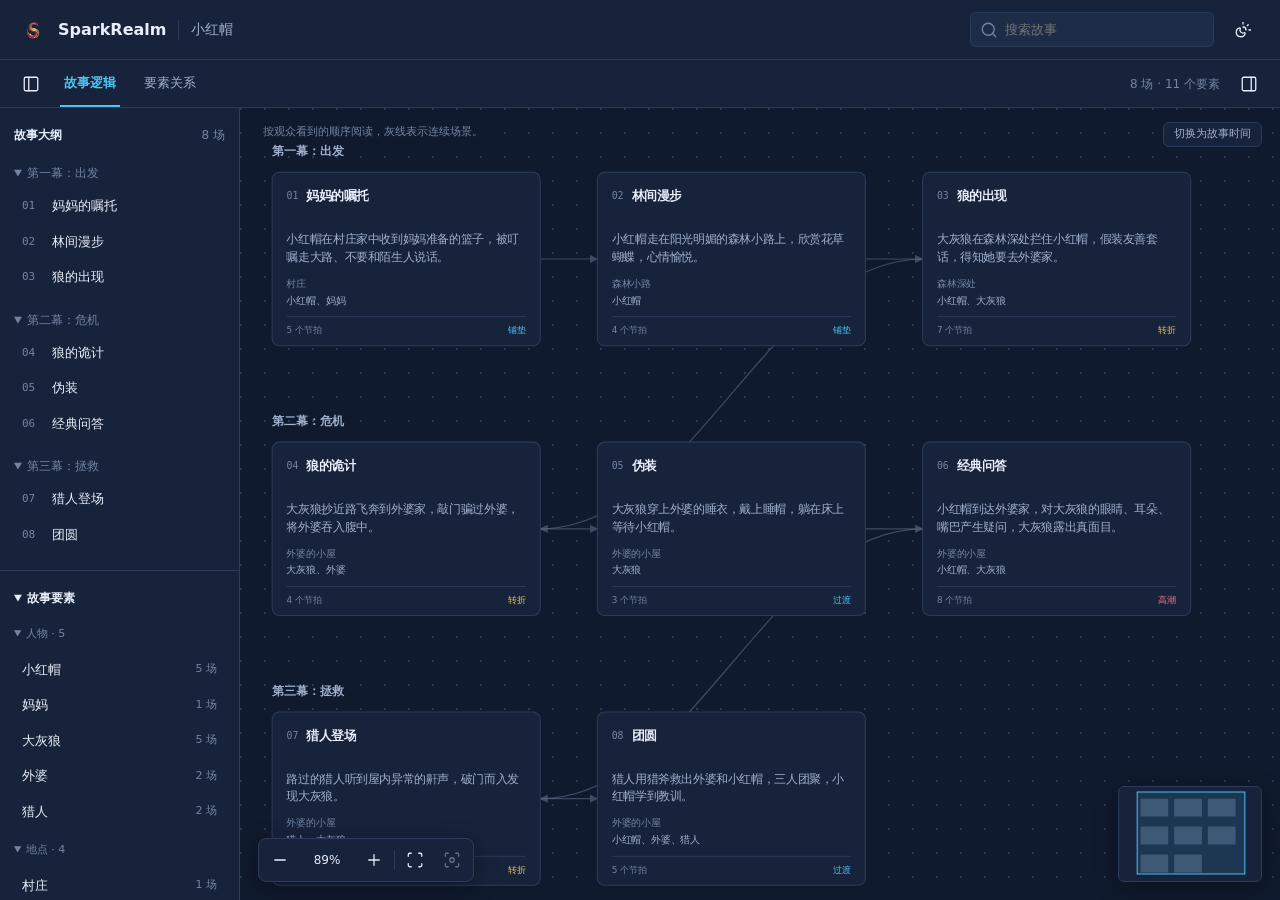
<file: docs/demo/little_red.html>
<!doctype html>
<html lang="zh-CN" data-theme="dark">
<head>
<meta charset="utf-8">
<meta name="viewport" content="width=device-width, initial-scale=1">
<title>小红帽 · SparkRealm StoryGraph</title>
<style>:root {
  color-scheme: light;
  --bg: #f5f6f5; --panel: #ffffff; --panel-2: #f0f2f1;
  --ink: #202823; --muted: #5b665f; --dim: #69756e; --border: #dce2de;
  --accent: #177b63; --accent-soft: #e7f2ed;
  --before: #687b91; --causes: #ba5063; --setsUp: #987017; --overlaps: #7564b5;
  --left-width: 240px; --right-width: 344px;
  --shadow: 0 6px 24px #18261d12;
}
[data-theme="dark"] {
  color-scheme: dark;
  --bg: #101a2e; --panel: #17233b; --panel-2: #1d2c47;
  --ink: #e8eefb; --muted: #9fb0cc; --dim: #7385a3; --border: #2b3b5a;
  --accent: #4cc2f5; --accent-soft: #16324c;
  --before: #6ba4f7; --causes: #f2798a; --setsUp: #f2c14e; --overlaps: #a894f5;
  --shadow: 0 6px 24px #00000055;
}
* { box-sizing: border-box; letter-spacing: 0; }
html, body { margin: 0; height: 100%; }
body { font: 14px/1.5 ui-sans-serif, system-ui, "PingFang SC", "Microsoft YaHei", sans-serif; color: var(--ink); background: var(--bg); display: grid; grid-template: 60px 48px minmax(0, 1fr) / var(--left-width) minmax(0, 1fr) 0; grid-template-areas: "top top top" "bar bar bar" "left canvas right"; height: 100dvh; overflow: hidden; }
body.left-closed { --left-width: 0px; }
body.right-open { grid-template-columns: var(--left-width) minmax(0, 1fr) 0; }
button, input, select { font: inherit; color: inherit; }
button { cursor: pointer; }
button:disabled { cursor: default; opacity: .38; }
button, select, input { border: 1px solid var(--border); border-radius: 6px; background: var(--panel); }
button:hover:not(:disabled) { background: var(--panel-2); }
button:focus-visible, input:focus-visible, select:focus-visible, summary:focus-visible { outline: 2px solid var(--accent); outline-offset: 3px; }
button { -webkit-tap-highlight-color: transparent; }
[hidden] { display: none !important; }
.icon { width: 18px; height: 18px; fill: none; stroke: currentColor; stroke-width: 1.7; stroke-linecap: round; stroke-linejoin: round; flex: none; }
.icon-defs { width: 0; height: 0; position: absolute; }
.icon-button { width: 34px; height: 34px; display: inline-flex; align-items: center; justify-content: center; flex: none; padding: 0; border-color: transparent; background: transparent; }
.divider { height: 20px; width: 1px; background: var(--border); flex: none; }
.topbar { grid-area: top; display: flex; justify-content: space-between; align-items: center; gap: 24px; padding: 0 20px; background: var(--panel); border-bottom: 1px solid var(--border); z-index: 25; min-width: 0; }
.brand { display: flex; align-items: center; gap: 12px; min-width: 0; }
.brand strong { font-size: 16px; white-space: nowrap; }
.brand-icon { color: var(--accent); width: 24px; height: 24px; }
.brand-logo { width: 26px; height: 26px; object-fit: contain; flex: none; }
.story-title { color: var(--muted); overflow: hidden; text-overflow: ellipsis; white-space: nowrap; }
.header-actions { display: flex; align-items: center; gap: 12px; flex: none; }
.search-wrap { width: 244px; position: relative; display: flex; align-items: center; }
.search-wrap > .icon { position: absolute; left: 10px; color: var(--dim); pointer-events: none; }
#search { padding: 7px 10px 7px 34px; width: 100%; background: var(--panel-2); font-size: 13px; }
.search-results { position: absolute; right: 0; top: 42px; width: 360px; max-width: calc(100vw - 24px); max-height: 380px; overflow: auto; padding: 6px; background: var(--panel); border: 1px solid var(--border); border-radius: 8px; box-shadow: var(--shadow); }
.search-result { display: block; text-align: left; width: 100%; border: 0; padding: 10px; }
.search-result.active { background: var(--accent-soft); }
.search-result .result-type { font-size: 11px; color: var(--dim); display: block; }
.search-result .result-text { display: block; overflow-wrap: anywhere; }
mark { color: var(--ink); background: var(--accent-soft); font-weight: 650; }
.search-empty { padding: 16px; color: var(--muted); }
.workspace-bar { grid-area: bar; display: flex; align-items: center; gap: 12px; padding: 0 14px; border-bottom: 1px solid var(--border); background: var(--panel); z-index: 10; }
.seg { display: flex; height: 100%; gap: 20px; }
.seg button { border: 0; border-bottom: 2px solid transparent; border-radius: 0; padding: 0 4px; background: transparent; color: var(--muted); font-size: 13px; white-space: nowrap; }
.seg button.active { color: var(--accent); border-bottom-color: var(--accent); font-weight: 650; }
.subseg { margin-left: 8px; gap: 14px; }
.subseg button { font-size: 12px; }
.workspace-count { margin-left: auto; font-size: 12px; color: var(--dim); }
#toggle-right { margin-left: auto; }
.workspace-count + #toggle-right { margin-left: 0; }
.left { grid-area: left; min-width: 0; overflow: auto; border-right: 1px solid var(--border); background: var(--panel); z-index: 12; }
.left-closed .left { visibility: hidden; }
.panel { padding: 18px 14px; border-bottom: 1px solid var(--border); }
.section-heading { display: flex; justify-content: space-between; align-items: center; margin-bottom: 14px; }
.section-heading h2, .panel > summary { font-size: 12px; font-weight: 650; margin: 0; }
.section-heading > span { color: var(--dim); font-size: 12px; }
.panel > summary { cursor: pointer; }
.panel[open] > summary { margin-bottom: 14px; }
.act { margin-top: 10px; }
.act > summary { cursor: pointer; font-size: 12px; color: var(--dim); padding: 6px 0; overflow-wrap: anywhere; }
.scene-item, .entity-item { display: flex; align-items: center; gap: 10px; width: 100%; text-align: left; background: transparent; border: 0; padding: 8px; font-size: 13px; }
.scene-item > span:last-child, .entity-item > span:first-child { overflow: hidden; text-overflow: ellipsis; white-space: nowrap; }
.item-number { color: var(--dim); font: 11px ui-monospace, monospace; width: 20px; flex: none; }
.scene-item.active, .entity-item.active { background: var(--accent-soft); color: var(--accent); }
.group-title { color: var(--dim); font-size: 11px; margin: 14px 0 6px; }
.entity-group { margin: 8px 0; }
.entity-group > summary { cursor: pointer; color: var(--dim); font-size: 11px; padding: 5px 0; }
.entity-group[open] > summary { margin-bottom: 4px; }
.entity-item .count { color: var(--dim); margin-left: auto; flex: none; font-size: 11px; }
.filter-label { display: flex; align-items: center; gap: 8px; font-size: 12px; padding: 5px 0; }
input[type="checkbox"] { accent-color: var(--accent); }
.line-swatch { width: 20px; height: 0; border-top: 2px solid var(--before); }
.line-swatch.causes { border-color: var(--causes); }
.line-swatch.setsUp { border-color: var(--setsUp); border-top-style: dashed; }
.line-swatch.overlaps { border-color: var(--overlaps); border-top-style: dotted; }
.canvas { grid-area: canvas; position: relative; min-width: 0; min-height: 0; overflow: hidden; background: radial-gradient(circle at 1px 1px, var(--border) .7px, transparent 1px) 0 0 / 24px 24px, var(--bg); }
.story-svg { position: absolute; inset: 0; width: 100%; height: 100%; display: none; cursor: grab; touch-action: none; }
.story-svg.active { display: block; }
.story-svg.panning { cursor: grabbing; }
.context-bar { position: absolute; left: 18px; right: 18px; top: 14px; z-index: 4; display: flex; justify-content: space-between; align-items: flex-start; gap: 10px; pointer-events: none; }
#mode-context { background: var(--bg); padding: 2px 5px; font-size: 11px; color: var(--dim); }
.layout-toggle { pointer-events: auto; font-size: 11px; padding: 3px 10px; border-radius: 6px; background: var(--panel); color: var(--muted); white-space: nowrap; }
.layout-toggle:hover { color: var(--ink); border-color: var(--dim); }
#relation-scope-wrap { font-size: 12px; color: var(--muted); pointer-events: auto; display: flex; align-items: center; gap: 8px; background: var(--panel); border: 1px solid var(--border); padding: 4px 8px; border-radius: 6px; }
#relation-scope { max-width: 180px; width: 150px; font-size: 12px; padding: 4px; border: 0; }
.column-label { fill: var(--muted); font-size: 13px; font-weight: 600; }
.graph-node { cursor: pointer; outline: none; }
.node-box { fill: var(--panel); stroke: var(--border); stroke-width: 1.2; }
.graph-node:hover .node-box { stroke: var(--dim); }
.graph-node.selected .node-box, .graph-node:focus-visible .node-box { stroke: var(--accent); stroke-width: 2.5; }
.graph-node.neighbor .node-box { stroke: var(--accent); stroke-opacity: .55; }
.graph-node.dim { opacity: .42; }
.node-content { width: 100%; height: 100%; padding: 15px; overflow: hidden; color: var(--ink); font-size: 13px; line-height: 1.5; }
.node-heading { display: flex; align-items: flex-start; gap: 9px; height: 43px; }
.node-number { flex: none; font: 11px/22px ui-monospace, monospace; color: var(--dim); }
.node-title { font-size: 14px; font-weight: 650; line-height: 21px; overflow-wrap: anywhere; display: -webkit-box; -webkit-line-clamp: 2; -webkit-box-orient: vertical; overflow: hidden; }
.node-summary { margin: 6px 0 10px; height: 40px; color: var(--muted); font-size: 13px; line-height: 20px; display: -webkit-box; -webkit-line-clamp: 2; -webkit-box-orient: vertical; overflow: hidden; overflow-wrap: anywhere; }
.node-people, .node-location { color: var(--muted); font-size: 11px; line-height: 19px; overflow: hidden; text-overflow: ellipsis; white-space: nowrap; }
.node-location { color: var(--dim); }
.node-footer { display: flex; justify-content: space-between; gap: 6px; align-items: center; border-top: 1px solid var(--border); padding-top: 7px; margin-top: 8px; color: var(--dim); font-size: 10px; }
.node-badges { display: flex; gap: 8px; color: var(--accent); }
.role-climax .node-badges { color: var(--causes); }
.role-turningPoint .node-badges { color: var(--setsUp); }
.compact .node-content { padding: 10px 12px; }
.compact .node-heading { height: auto; }
.compact .node-title { font-size: 13px; line-height: 19px; }
.entity .node-content { padding: 10px 12px; }
.entity-heading { display: flex; align-items: center; gap: 8px; }
.entity-name { overflow: hidden; text-overflow: ellipsis; white-space: nowrap; font-weight: 600; }
.entity-kind { color: var(--accent); font-size: 10px; flex: none; }
.entity-kind.kind-location { color: var(--before); }
.entity-kind.kind-prop { color: var(--setsUp); }
.entity-count { color: var(--dim); font-size: 11px; margin-top: 7px; }
.sequence-edge { fill: none; stroke: var(--dim); stroke-width: 1.2; opacity: .45; }
.marker-sequence { fill: var(--dim); }
.logic-edge, .pair-edge { outline: none; cursor: pointer; }
.edge-line, .part-edge { fill: none; stroke-width: 1.7; }
.edge-hit { fill: none; stroke: transparent; stroke-width: 16; pointer-events: stroke; }
.logic-edge { opacity: 0; pointer-events: none; }
.logic-edge .edge-hit { pointer-events: none; }
.logic-edge.visible, .logic-edge.hot, .logic-edge.hover-show { opacity: .8; pointer-events: auto; }
.logic-edge.visible .edge-hit, .logic-edge.hot .edge-hit, .logic-edge.hover-show .edge-hit { pointer-events: stroke; }
.edge-line { stroke: var(--before); }
.rel-causes .edge-line { stroke: var(--causes); }
.rel-setsUp .edge-line { stroke: var(--setsUp); stroke-dasharray: 5 4; }
.rel-overlaps .edge-line { stroke: var(--overlaps); stroke-dasharray: 2 4; }
.marker-before { fill: var(--before); }
.marker-causes { fill: var(--causes); }
.marker-setsUp { fill: var(--setsUp); }
.marker-person { fill: var(--accent); }
.pair-edge .edge-line { stroke: var(--accent); }
/* 要素关系：连线默认隐藏，选中/悬停或勾选“显示连线”才出现 */
.pair-edge, .part-edge { opacity: 0; pointer-events: none; }
.part-edge { stroke: var(--dim); }
.edge-line, .sequence-edge, .part-edge { vector-effect: non-scaling-stroke; }
.hot .edge-line, .logic-edge:focus-visible .edge-line, .pair-edge:focus-visible .edge-line { stroke-width: 3; }
.part-edge.hot, .part-edge.hover-show, .charm-svg.show-edges .part-edge { opacity: .5; stroke: var(--dim); }
.part-edge.hot { stroke: var(--accent); opacity: .8; stroke-width: 2; pointer-events: auto; }
.pair-edge.hot, .pair-edge.hover-show, .charm-svg.show-edges .pair-edge { opacity: .78; pointer-events: auto; }
.pair-edge.dim { opacity: .12; }
.scope-off, .type-off, .filter-off { display: none !important; }
.canvas-toolbar { position: absolute; left: 18px; bottom: 18px; display: flex; gap: 3px; align-items: center; padding: 4px; background: var(--panel); border: 1px solid var(--border); border-radius: 8px; box-shadow: var(--shadow); z-index: 5; }
.zoom-value { width: 54px; border: 0; font-size: 12px; padding: 7px 0; background: transparent; font-variant-numeric: tabular-nums; }
.clear-selection { position: absolute; top: 52px; left: 22px; display: flex; align-items: center; gap: 5px; font-size: 11px; padding: 4px 7px; z-index: 5; }
.clear-selection .icon { width: 13px; height: 13px; }
.minimap { position: absolute; right: 18px; bottom: 18px; width: 144px; height: 96px; background: var(--panel); border: 1px solid var(--border); border-radius: 6px; overflow: hidden; box-shadow: var(--shadow); z-index: 5; cursor: crosshair; }
.minimap rect { fill: var(--dim); opacity: .4; }
.minimap rect.vp { fill: var(--accent); fill-opacity: .12; stroke: var(--accent); opacity: 1; }
.right { position: fixed; right: 0; top: 108px; bottom: 0; width: var(--right-width); min-width: 0; overflow: auto; background: var(--panel); border-left: 1px solid var(--border); box-shadow: var(--shadow); visibility: hidden; z-index: 15; }
.right-open .right { visibility: visible; }
.detail-toolbar { display: flex; align-items: center; justify-content: space-between; padding: 10px 16px; position: sticky; top: 0; background: var(--panel); border-bottom: 1px solid var(--border); z-index: 2; color: var(--dim); font-size: 12px; }
.detail-toolbar-left { display: flex; align-items: center; gap: 8px; }
.detail { padding: 20px; font-size: 13px; overflow-wrap: anywhere; }
.detail h3 { margin: 0 0 10px; font-size: 19px; line-height: 1.5; }
.detail h4, .detail details > summary { margin: 24px 0 10px; font-size: 12px; font-weight: 650; }
.detail details > summary { cursor: pointer; }
.detail p { color: var(--muted); line-height: 1.8; }
.detail .sub { color: var(--dim); font-size: 11px; margin-bottom: 10px; }
.detail .row { margin: 7px 0; color: var(--muted); }
.detail .row b { color: var(--ink); font-weight: 550; }
.detail .ref-row { margin: 7px 0; }
.ref-kind { display: inline-block; min-width: 28px; color: var(--dim); font-size: 11px; margin-right: 6px; }
.ref-row .jump { color: var(--accent); }
.ref-row .jump:hover { text-decoration: underline; }
.ref-state { color: var(--muted); }
.detail .tag { display: inline-block; background: var(--panel-2); border-radius: 3px; padding: 2px 6px; font-size: 11px; margin: 0 4px 4px 0; }
.detail .jump { color: var(--accent); border: 0; background: transparent; padding: 0; text-align: left; cursor: pointer; }
.detail .jump:hover { text-decoration: underline; }
.edit-btn { font-size: 11px; padding: 2px 8px; margin-left: 6px; border: 1px solid var(--border); border-radius: 6px; background: transparent; color: var(--accent); cursor: pointer; vertical-align: middle; }
.edit-btn:hover { border-color: var(--accent); }
.scene-nav { display: flex; justify-content: space-between; margin: 18px 0; }
.scene-nav button { display: flex; align-items: center; gap: 4px; padding: 6px 8px; font-size: 12px; }
.beat-item { display: block; width: 100%; text-align: left; background: transparent; border: 0; border-left: 2px solid var(--border); border-radius: 0; padding: 8px 10px; margin: 4px 0; line-height: 1.8; font-size: 13px; overflow-wrap: anywhere; }
.beat-item b { display: block; color: var(--dim); font-size: 11px; }
.beat-item.selected { border-left-color: var(--accent); background: var(--accent-soft); }
.relation-item { border-top: 1px solid var(--border); padding: 10px 0; line-height: 1.8; }
.relation-item .scope-label { display: block; color: var(--dim); font-size: 11px; }
.pair-block { margin: 10px 0; }
.pair-block > summary { cursor: pointer; font-size: 13px; font-weight: 550; padding: 6px 0; }
.pair-block.static { font-size: 13px; font-weight: 550; }
.pair-chain { display: block; color: var(--muted); font-size: 12px; font-weight: 400; margin-top: 3px; }
.pair-block > summary .jump { border: 0; background: transparent; padding: 0; color: var(--accent); }
.detail .evo-event { display: block; width: 100%; text-align: left; background: transparent; border: 0; border-top: 1px solid var(--border); border-radius: 0; padding: 9px 4px; line-height: 1.7; color: var(--ink); cursor: pointer; }
.detail .evo-event:hover { background: var(--panel-2); }
.rel-kinds { color: var(--ink); font-size: 12px; margin: 4px 0 6px; }
.evo-event b { display: block; }
.evo-transition { color: var(--accent); }
.evo-reason { display: block; color: var(--muted); font-size: 12px; }
.evo-preview { padding: 8px 4px 12px; border-top: 1px dashed var(--border); background: var(--panel-2); border-radius: 6px; }
.evo-preview .row { margin: 5px 0; }
.preview-beat { margin: 5px 0; color: var(--muted); line-height: 1.7; }
.preview-beat b { display: inline-block; min-width: 30px; color: var(--dim); font-weight: 500; margin-right: 6px; }
.detail .scene-appearance { padding: 10px 0; border-bottom: 1px solid var(--border); }
.detail .scene-appearance button { display: inline-flex; align-items: baseline; gap: 8px; }
.detail .scene-appearance p { margin: 6px 0; }
.detail code { font-size: 11px; }
.ref-thumb { width: 40px; height: 40px; object-fit: cover; border-radius: 4px; margin-right: 8px; vertical-align: middle; }
#empty-state { position: absolute; inset: 40% 0 auto; text-align: center; color: var(--muted); }
.sr-only { position: absolute; width: 1px; height: 1px; padding: 0; margin: -1px; overflow: hidden; clip-path: inset(50%); white-space: nowrap; }
@media (max-width: 1100px) {
  :root { --left-width: 210px; --right-width: 320px; }
  body.right-open { grid-template-columns: var(--left-width) minmax(0, 1fr) 0; }
  .minimap { display: none; }
}
@media (max-width: 700px) {
  body, body.right-open { grid-template-columns: 0 minmax(0, 1fr) 0; }
  .topbar { padding: 0 12px; gap: 12px; }
  .brand { gap: 7px; }
  .brand strong { font-size: 14px; }
  .brand .divider, .story-title { display: none; }
  .header-actions { gap: 3px; min-width: 0; }
  .search-wrap { width: 132px; }
  .workspace-bar { gap: 5px; padding: 0 8px; }
  .seg { gap: 14px; }
  .seg button { font-size: 12px; }
  .workspace-count { display: none; }
  #toggle-right { margin-left: auto; }
  .left { position: fixed; left: 0; top: 108px; bottom: 0; width: 260px; box-shadow: var(--shadow); }
  .right { width: min(344px, 100vw); }
  .context-bar { left: 12px; right: 12px; flex-wrap: wrap; }
  #relation-scope-wrap { margin-left: auto; }
  .canvas-toolbar { left: 12px; bottom: 12px; }
  .clear-selection { top: 84px; left: 12px; }
}
</style>
</head>
<body>
<!-- Lucide icons, lucide-static v1.47.0, ISC license. -->
<svg class="icon-defs" xmlns="http://www.w3.org/2000/svg" aria-hidden="true"><defs>
  <symbol id="icon-panel-left" viewBox="0 0 24 24"><rect width="18" height="18" x="3" y="3" rx="2"/><path d="M9 3v18"/></symbol>
  <symbol id="icon-panel-right" viewBox="0 0 24 24"><rect width="18" height="18" x="3" y="3" rx="2"/><path d="M15 3v18"/></symbol>
  <symbol id="icon-search" viewBox="0 0 24 24"><path d="m21 21-4.34-4.34"/><circle cx="11" cy="11" r="8"/></symbol>
  <symbol id="icon-scan" viewBox="0 0 24 24"><path d="M3 7V5a2 2 0 0 1 2-2h2"/><path d="M17 3h2a2 2 0 0 1 2 2v2"/><path d="M21 17v2a2 2 0 0 1-2 2h-2"/><path d="M7 21H5a2 2 0 0 1-2-2v-2"/></symbol>
  <symbol id="icon-focus" viewBox="0 0 24 24"><circle cx="12" cy="12" r="3"/><path d="M3 7V5a2 2 0 0 1 2-2h2"/><path d="M17 3h2a2 2 0 0 1 2 2v2"/><path d="M21 17v2a2 2 0 0 1-2 2h-2"/><path d="M7 21H5a2 2 0 0 1-2-2v-2"/></symbol>
  <symbol id="icon-sun-moon" viewBox="0 0 24 24"><path d="M12 2v2"/><path d="M14.837 16.385a6 6 0 1 1-7.223-7.222c.624-.147.97.66.715 1.248a4 4 0 0 0 5.26 5.259c.589-.255 1.396.09 1.248.715"/><path d="M16 12a4 4 0 0 0-4-4"/><path d="m19 5-1.256 1.256"/><path d="M20 12h2"/></symbol>
  <symbol id="icon-minus" viewBox="0 0 24 24"><path d="M5 12h14"/></symbol>
  <symbol id="icon-plus" viewBox="0 0 24 24"><path d="M5 12h14"/><path d="M12 5v14"/></symbol>
  <symbol id="icon-x" viewBox="0 0 24 24"><path d="M18 6 6 18"/><path d="m6 6 12 12"/></symbol>
  <symbol id="icon-chevron-left" viewBox="0 0 24 24"><path d="m15 18-6-6 6-6"/></symbol>
  <symbol id="icon-chevron-right" viewBox="0 0 24 24"><path d="m9 18 6-6-6-6"/></symbol>
  <symbol id="icon-network" viewBox="0 0 24 24"><rect x="16" y="16" width="6" height="6" rx="1"/><rect x="2" y="16" width="6" height="6" rx="1"/><rect x="9" y="2" width="6" height="6" rx="1"/><path d="M5 16v-3a1 1 0 0 1 1-1h12a1 1 0 0 1 1 1v3"/><path d="M12 12V8"/></symbol>
  <symbol id="icon-triangle-alert" viewBox="0 0 24 24"><path d="m21.73 18-8-14a2 2 0 0 0-3.48 0l-8 14A2 2 0 0 0 4 21h16a2 2 0 0 0 1.73-3"/><path d="M12 9v4"/><path d="M12 17h.01"/></symbol>
</defs></svg>

<header class="topbar">
  <div class="brand"><img class="brand-logo" src="[data-uri]" alt="SparkRealm"><strong>SparkRealm</strong><span class="divider"></span><span class="story-title" title="小红帽">小红帽</span></div>
  <div class="header-actions">
    <div class="search-wrap"><svg class="icon"><use href="#icon-search"/></svg><input id="search" type="search" autocomplete="off" placeholder="搜索故事" data-i18n-placeholder="search_placeholder" aria-label="搜索场景、节拍或要素" data-i18n-aria="aria_search" aria-controls="search-results" aria-expanded="false"><div id="search-results" class="search-results" hidden></div></div>
    <button class="icon-button" id="theme" type="button" title="切换主题" data-i18n-title="title_theme" aria-label="切换主题" data-i18n-aria="title_theme"><svg class="icon"><use href="#icon-sun-moon"/></svg></button>
  </div>
</header>
<nav class="workspace-bar" aria-label="图谱视图" data-i18n-aria="aria_workspace">
  <button class="icon-button" id="toggle-left" title="显示或收起目录" data-i18n-title="title_toggle_left" aria-label="显示或收起目录" data-i18n-aria="title_toggle_left" aria-expanded="true" aria-controls="left-panel"><svg class="icon"><use href="#icon-panel-left"/></svg></button>
  <div class="seg" role="tablist" aria-label="故事视图" data-i18n-aria="aria_views">
    <button role="tab" data-view="logic" aria-selected="true" class="active" data-i18n="tab_logic">故事逻辑</button>
    <button role="tab" data-view="charmap" aria-selected="false" tabindex="-1" data-i18n="tab_charmap">要素关系</button>
  </div>

  <span id="story-count" class="workspace-count"></span>
  <button class="icon-button" id="toggle-right" title="显示或收起详情" data-i18n-title="title_toggle_right" aria-label="显示或收起详情" data-i18n-aria="title_toggle_right" aria-expanded="false" aria-controls="right-panel"><svg class="icon"><use href="#icon-panel-right"/></svg></button>
</nav>
<aside class="left" id="left-panel" aria-label="故事目录" data-i18n-aria="nav_outline">
  <section class="panel"><div class="section-heading"><h2 data-i18n="nav_outline">故事大纲</h2><span id="scene-count"></span></div><div id="outline"></div></section>
  <details class="panel" open><summary data-i18n="nav_entities">故事要素</summary><div id="entities"></div></details>
  <details class="panel"><summary data-i18n="nav_plot">故事情节</summary><div id="legend"></div></details>
</aside>
<main class="canvas" id="canvas" aria-label="故事图谱画布" data-i18n-aria="aria_canvas">
  <div class="context-bar"><span id="mode-context"></span><button type="button" id="layout-toggle" class="layout-toggle" hidden></button><label id="relation-scope-wrap" hidden><span data-i18n="relation_scope_label">关系时点</span> <select id="relation-scope" aria-label="关系生效场景" data-i18n-aria="relation_scope_label"></select></label></div>
  <svg class="story-svg" data-mode="telling" viewBox="0 0 1164 930" aria-label="讲述顺序图"><defs><marker id="telling-before" viewBox="0 0 10 10" refX="9" refY="5" markerWidth="7" markerHeight="7" orient="auto-start-reverse"><path d="M 0 0 L 10 5 L 0 10 z" class="marker-before"/></marker><marker id="telling-causes" viewBox="0 0 10 10" refX="9" refY="5" markerWidth="7" markerHeight="7" orient="auto-start-reverse"><path d="M 0 0 L 10 5 L 0 10 z" class="marker-causes"/></marker><marker id="telling-setsUp" viewBox="0 0 10 10" refX="9" refY="5" markerWidth="7" markerHeight="7" orient="auto-start-reverse"><path d="M 0 0 L 10 5 L 0 10 z" class="marker-setsUp"/></marker><marker id="telling-sequence" viewBox="0 0 10 10" refX="9" refY="5" markerWidth="7" markerHeight="7" orient="auto-start-reverse"><path d="M 0 0 L 10 5 L 0 10 z" class="marker-sequence"/></marker><marker id="telling-person" viewBox="0 0 10 10" refX="9" refY="5" markerWidth="7" markerHeight="7" orient="auto-start-reverse"><path d="M 0 0 L 10 5 L 0 10 z" class="marker-person"/></marker></defs><g class="edges"><path class="sequence-edge" d="M 336 169 C 362 169 374 169 400 169" marker-end="url(#telling-sequence)"/><path class="sequence-edge" d="M 700 169 C 726 169 738 169 764 169" marker-end="url(#telling-sequence)"/><path class="sequence-edge" d="M 764 169 C 592.8 169 507.20000000000005 471 336 471" marker-end="url(#telling-sequence)"/><path class="sequence-edge" d="M 336 471 C 362 471 374 471 400 471" marker-end="url(#telling-sequence)"/><path class="sequence-edge" d="M 700 471 C 726 471 738 471 764 471" marker-end="url(#telling-sequence)"/><path class="sequence-edge" d="M 764 471 C 592.8 471 507.20000000000005 773 336 773" marker-end="url(#telling-sequence)"/><path class="sequence-edge" d="M 336 773 C 362 773 374 773 400 773" marker-end="url(#telling-sequence)"/><g class="logic-edge rel-before" data-edge-id="lr_001" data-source="scene_001" data-target="scene_002" data-kind="before" tabindex="0" role="button" aria-label="先后："><path class="edge-hit" d="M 336 151 C 362 151 374 151 400 151"/><path class="edge-line" d="M 336 151 C 362 151 374 151 400 151" marker-end="url(#telling-before)"/><title>先后：</title></g><g class="logic-edge rel-before" data-edge-id="lr_002" data-source="scene_002" data-target="scene_003" data-kind="before" tabindex="0" role="button" aria-label="先后："><path class="edge-hit" d="M 700 151 C 726 151 738 151 764 151"/><path class="edge-line" d="M 700 151 C 726 151 738 151 764 151" marker-end="url(#telling-before)"/><title>先后：</title></g><g class="logic-edge rel-before" data-edge-id="lr_003" data-source="scene_003" data-target="scene_004" data-kind="before" tabindex="0" role="button" aria-label="先后："><path class="edge-hit" d="M 764 151 C 592.8 151 507.20000000000005 453 336 453"/><path class="edge-line" d="M 764 151 C 592.8 151 507.20000000000005 453 336 453" marker-end="url(#telling-before)"/><title>先后：</title></g><g class="logic-edge rel-before" data-edge-id="lr_004" data-source="scene_004" data-target="scene_005" data-kind="before" tabindex="0" role="button" aria-label="先后："><path class="edge-hit" d="M 336 453 C 362 453 374 453 400 453"/><path class="edge-line" d="M 336 453 C 362 453 374 453 400 453" marker-end="url(#telling-before)"/><title>先后：</title></g><g class="logic-edge rel-before" data-edge-id="lr_005" data-source="scene_005" data-target="scene_006" data-kind="before" tabindex="0" role="button" aria-label="先后："><path class="edge-hit" d="M 700 453 C 726 453 738 453 764 453"/><path class="edge-line" d="M 700 453 C 726 453 738 453 764 453" marker-end="url(#telling-before)"/><title>先后：</title></g><g class="logic-edge rel-before" data-edge-id="lr_006" data-source="scene_006" data-target="scene_007" data-kind="before" tabindex="0" role="button" aria-label="先后："><path class="edge-hit" d="M 764 453 C 592.8 453 507.20000000000005 755 336 755"/><path class="edge-line" d="M 764 453 C 592.8 453 507.20000000000005 755 336 755" marker-end="url(#telling-before)"/><title>先后：</title></g><g class="logic-edge rel-before" data-edge-id="lr_007" data-source="scene_007" data-target="scene_008" data-kind="before" tabindex="0" role="button" aria-label="先后："><path class="edge-hit" d="M 336 755 C 362 755 374 755 400 755"/><path class="edge-line" d="M 336 755 C 362 755 374 755 400 755" marker-end="url(#telling-before)"/><title>先后：</title></g><g class="logic-edge rel-setsUp" data-edge-id="lr_008" data-source="scene_002" data-target="scene_003" data-kind="setsUp" tabindex="0" role="button" aria-label="伏笔：林间树丛里的黄色眼睛为林中相遇埋下铺垫。"><path class="edge-hit" d="M 700 160 C 726 160 738 160 764 160"/><path class="edge-line" d="M 700 160 C 726 160 738 160 764 160" marker-end="url(#telling-setsUp)"/><title>伏笔：林间树丛里的黄色眼睛为林中相遇埋下铺垫。</title></g><g class="logic-edge rel-causes" data-edge-id="lr_009" data-source="scene_003" data-target="scene_004" data-kind="causes" tabindex="0" role="button" aria-label="因果：小红帽说出外婆家的地址，促使大灰狼赶去外婆家。"><path class="edge-hit" d="M 764 160 C 592.8 160 507.20000000000005 462 336 462"/><path class="edge-line" d="M 764 160 C 592.8 160 507.20000000000005 462 336 462" marker-end="url(#telling-causes)"/><title>因果：小红帽说出外婆家的地址，促使大灰狼赶去外婆家。</title></g><g class="logic-edge rel-causes" data-edge-id="lr_010" data-source="scene_007" data-target="scene_008" data-kind="causes" tabindex="0" role="button" aria-label="因果：猎人救出小红帽和外婆，导向团圆。"><path class="edge-hit" d="M 336 764 C 362 764 374 764 400 764"/><path class="edge-line" d="M 336 764 C 362 764 374 764 400 764" marker-end="url(#telling-causes)"/><title>因果：猎人救出小红帽和外婆，导向团圆。</title></g></g><g class="nodes"><g class="graph-node scene role-setup" data-node-id="scene_001" data-node-type="scene" transform="translate(36 72)" tabindex="0" role="button">
    <rect class="node-box" width="300" height="194" rx="8"/>
    <foreignObject x="1" y="1" width="298" height="192"><div xmlns="http://www.w3.org/1999/xhtml" class="node-content"><div class="node-heading"><span class="node-number">01</span><span class="node-title" title="妈妈的嘱托">妈妈的嘱托</span></div>
    <p class="node-summary" title="小红帽在村庄家中收到妈妈准备的篮子，被叮嘱走大路、不要和陌生人说话。">小红帽在村庄家中收到妈妈准备的篮子，被叮嘱走大路、不要和陌生人说话。</p>
    <div class="node-location" title="村庄">村庄</div>
    <div class="node-people" title="小红帽、妈妈">小红帽、妈妈</div>
    <div class="node-footer"><span>5 个节拍</span><span class="node-badges"><span>铺垫</span></span></div></div></foreignObject>
  </g><g class="graph-node scene role-setup" data-node-id="scene_002" data-node-type="scene" transform="translate(400 72)" tabindex="0" role="button">
    <rect class="node-box" width="300" height="194" rx="8"/>
    <foreignObject x="1" y="1" width="298" height="192"><div xmlns="http://www.w3.org/1999/xhtml" class="node-content"><div class="node-heading"><span class="node-number">02</span><span class="node-title" title="林间漫步">林间漫步</span></div>
    <p class="node-summary" title="小红帽走在阳光明媚的森林小路上，欣赏花草蝴蝶，心情愉悦。">小红帽走在阳光明媚的森林小路上，欣赏花草蝴蝶，心情愉悦。</p>
    <div class="node-location" title="森林小路">森林小路</div>
    <div class="node-people" title="小红帽">小红帽</div>
    <div class="node-footer"><span>4 个节拍</span><span class="node-badges"><span>铺垫</span></span></div></div></foreignObject>
  </g><g class="graph-node scene role-turningPoint" data-node-id="scene_003" data-node-type="scene" transform="translate(764 72)" tabindex="0" role="button">
    <rect class="node-box" width="300" height="194" rx="8"/>
    <foreignObject x="1" y="1" width="298" height="192"><div xmlns="http://www.w3.org/1999/xhtml" class="node-content"><div class="node-heading"><span class="node-number">03</span><span class="node-title" title="狼的出现">狼的出现</span></div>
    <p class="node-summary" title="大灰狼在森林深处拦住小红帽，假装友善套话，得知她要去外婆家。">大灰狼在森林深处拦住小红帽，假装友善套话，得知她要去外婆家。</p>
    <div class="node-location" title="森林深处">森林深处</div>
    <div class="node-people" title="小红帽、大灰狼">小红帽、大灰狼</div>
    <div class="node-footer"><span>7 个节拍</span><span class="node-badges"><span>转折</span></span></div></div></foreignObject>
  </g><g class="graph-node scene role-turningPoint" data-node-id="scene_004" data-node-type="scene" transform="translate(36 374)" tabindex="0" role="button">
    <rect class="node-box" width="300" height="194" rx="8"/>
    <foreignObject x="1" y="1" width="298" height="192"><div xmlns="http://www.w3.org/1999/xhtml" class="node-content"><div class="node-heading"><span class="node-number">04</span><span class="node-title" title="狼的诡计">狼的诡计</span></div>
    <p class="node-summary" title="大灰狼抄近路飞奔到外婆家，敲门骗过外婆，将外婆吞入腹中。">大灰狼抄近路飞奔到外婆家，敲门骗过外婆，将外婆吞入腹中。</p>
    <div class="node-location" title="外婆的小屋">外婆的小屋</div>
    <div class="node-people" title="大灰狼、外婆">大灰狼、外婆</div>
    <div class="node-footer"><span>4 个节拍</span><span class="node-badges"><span>转折</span></span></div></div></foreignObject>
  </g><g class="graph-node scene role-transition" data-node-id="scene_005" data-node-type="scene" transform="translate(400 374)" tabindex="0" role="button">
    <rect class="node-box" width="300" height="194" rx="8"/>
    <foreignObject x="1" y="1" width="298" height="192"><div xmlns="http://www.w3.org/1999/xhtml" class="node-content"><div class="node-heading"><span class="node-number">05</span><span class="node-title" title="伪装">伪装</span></div>
    <p class="node-summary" title="大灰狼穿上外婆的睡衣，戴上睡帽，躺在床上等待小红帽。">大灰狼穿上外婆的睡衣，戴上睡帽，躺在床上等待小红帽。</p>
    <div class="node-location" title="外婆的小屋">外婆的小屋</div>
    <div class="node-people" title="大灰狼">大灰狼</div>
    <div class="node-footer"><span>3 个节拍</span><span class="node-badges"><span>过渡</span></span></div></div></foreignObject>
  </g><g class="graph-node scene role-climax" data-node-id="scene_006" data-node-type="scene" transform="translate(764 374)" tabindex="0" role="button">
    <rect class="node-box" width="300" height="194" rx="8"/>
    <foreignObject x="1" y="1" width="298" height="192"><div xmlns="http://www.w3.org/1999/xhtml" class="node-content"><div class="node-heading"><span class="node-number">06</span><span class="node-title" title="经典问答">经典问答</span></div>
    <p class="node-summary" title="小红帽到达外婆家，对大灰狼的眼睛、耳朵、嘴巴产生疑问，大灰狼露出真面目。">小红帽到达外婆家，对大灰狼的眼睛、耳朵、嘴巴产生疑问，大灰狼露出真面目。</p>
    <div class="node-location" title="外婆的小屋">外婆的小屋</div>
    <div class="node-people" title="小红帽、大灰狼">小红帽、大灰狼</div>
    <div class="node-footer"><span>8 个节拍</span><span class="node-badges"><span>高潮</span></span></div></div></foreignObject>
  </g><g class="graph-node scene role-turningPoint" data-node-id="scene_007" data-node-type="scene" transform="translate(36 676)" tabindex="0" role="button">
    <rect class="node-box" width="300" height="194" rx="8"/>
    <foreignObject x="1" y="1" width="298" height="192"><div xmlns="http://www.w3.org/1999/xhtml" class="node-content"><div class="node-heading"><span class="node-number">07</span><span class="node-title" title="猎人登场">猎人登场</span></div>
    <p class="node-summary" title="路过的猎人听到屋内异常的鼾声，破门而入发现大灰狼。">路过的猎人听到屋内异常的鼾声，破门而入发现大灰狼。</p>
    <div class="node-location" title="外婆的小屋">外婆的小屋</div>
    <div class="node-people" title="猎人、大灰狼">猎人、大灰狼</div>
    <div class="node-footer"><span>4 个节拍</span><span class="node-badges"><span>转折</span></span></div></div></foreignObject>
  </g><g class="graph-node scene role-transition" data-node-id="scene_008" data-node-type="scene" transform="translate(400 676)" tabindex="0" role="button">
    <rect class="node-box" width="300" height="194" rx="8"/>
    <foreignObject x="1" y="1" width="298" height="192"><div xmlns="http://www.w3.org/1999/xhtml" class="node-content"><div class="node-heading"><span class="node-number">08</span><span class="node-title" title="团圆">团圆</span></div>
    <p class="node-summary" title="猎人用猎斧救出外婆和小红帽，三人团聚，小红帽学到教训。">猎人用猎斧救出外婆和小红帽，三人团聚，小红帽学到教训。</p>
    <div class="node-location" title="外婆的小屋">外婆的小屋</div>
    <div class="node-people" title="小红帽、外婆、猎人">小红帽、外婆、猎人</div>
    <div class="node-footer"><span>5 个节拍</span><span class="node-badges"><span>过渡</span></span></div></div></foreignObject>
  </g></g><text class="column-label" x="36" y="53">第一幕：出发</text><text class="column-label" x="36" y="355">第二幕：危机</text><text class="column-label" x="36" y="657">第三幕：拯救</text></svg><svg class="story-svg" data-mode="time" viewBox="0 0 436 2272" aria-label="故事时间图"><defs><marker id="time-before" viewBox="0 0 10 10" refX="9" refY="5" markerWidth="7" markerHeight="7" orient="auto-start-reverse"><path d="M 0 0 L 10 5 L 0 10 z" class="marker-before"/></marker><marker id="time-causes" viewBox="0 0 10 10" refX="9" refY="5" markerWidth="7" markerHeight="7" orient="auto-start-reverse"><path d="M 0 0 L 10 5 L 0 10 z" class="marker-causes"/></marker><marker id="time-setsUp" viewBox="0 0 10 10" refX="9" refY="5" markerWidth="7" markerHeight="7" orient="auto-start-reverse"><path d="M 0 0 L 10 5 L 0 10 z" class="marker-setsUp"/></marker><marker id="time-sequence" viewBox="0 0 10 10" refX="9" refY="5" markerWidth="7" markerHeight="7" orient="auto-start-reverse"><path d="M 0 0 L 10 5 L 0 10 z" class="marker-sequence"/></marker><marker id="time-person" viewBox="0 0 10 10" refX="9" refY="5" markerWidth="7" markerHeight="7" orient="auto-start-reverse"><path d="M 0 0 L 10 5 L 0 10 z" class="marker-person"/></marker></defs><g class="edges"><g class="logic-edge rel-before" data-edge-id="lr_001" data-source="scene_001" data-target="scene_002" data-kind="before" tabindex="0" role="button" aria-label="先后："><path class="edge-hit" d="M 168 266 C 168 299.6 168 316.4 168 350"/><path class="edge-line" d="M 168 266 C 168 299.6 168 316.4 168 350" marker-end="url(#time-before)"/><title>先后：</title></g><g class="logic-edge rel-before" data-edge-id="lr_002" data-source="scene_002" data-target="scene_003" data-kind="before" tabindex="0" role="button" aria-label="先后："><path class="edge-hit" d="M 168 544 C 168 577.6 168 594.4 168 628"/><path class="edge-line" d="M 168 544 C 168 577.6 168 594.4 168 628" marker-end="url(#time-before)"/><title>先后：</title></g><g class="logic-edge rel-before" data-edge-id="lr_003" data-source="scene_003" data-target="scene_004" data-kind="before" tabindex="0" role="button" aria-label="先后："><path class="edge-hit" d="M 168 822 C 168 855.6 168 872.4 168 906"/><path class="edge-line" d="M 168 822 C 168 855.6 168 872.4 168 906" marker-end="url(#time-before)"/><title>先后：</title></g><g class="logic-edge rel-before" data-edge-id="lr_004" data-source="scene_004" data-target="scene_005" data-kind="before" tabindex="0" role="button" aria-label="先后："><path class="edge-hit" d="M 168 1100 C 168 1133.6 168 1150.4 168 1184"/><path class="edge-line" d="M 168 1100 C 168 1133.6 168 1150.4 168 1184" marker-end="url(#time-before)"/><title>先后：</title></g><g class="logic-edge rel-before" data-edge-id="lr_005" data-source="scene_005" data-target="scene_006" data-kind="before" tabindex="0" role="button" aria-label="先后："><path class="edge-hit" d="M 168 1378 C 168 1411.6 168 1428.4 168 1462"/><path class="edge-line" d="M 168 1378 C 168 1411.6 168 1428.4 168 1462" marker-end="url(#time-before)"/><title>先后：</title></g><g class="logic-edge rel-before" data-edge-id="lr_006" data-source="scene_006" data-target="scene_007" data-kind="before" tabindex="0" role="button" aria-label="先后："><path class="edge-hit" d="M 168 1656 C 168 1689.6 168 1706.4 168 1740"/><path class="edge-line" d="M 168 1656 C 168 1689.6 168 1706.4 168 1740" marker-end="url(#time-before)"/><title>先后：</title></g><g class="logic-edge rel-before" data-edge-id="lr_007" data-source="scene_007" data-target="scene_008" data-kind="before" tabindex="0" role="button" aria-label="先后："><path class="edge-hit" d="M 168 1934 C 168 1967.6 168 1984.4 168 2018"/><path class="edge-line" d="M 168 1934 C 168 1967.6 168 1984.4 168 2018" marker-end="url(#time-before)"/><title>先后：</title></g><g class="logic-edge rel-setsUp" data-edge-id="lr_008" data-source="scene_002" data-target="scene_003" data-kind="setsUp" tabindex="0" role="button" aria-label="伏笔：林间树丛里的黄色眼睛为林中相遇埋下铺垫。"><path class="edge-hit" d="M 177 544 C 177 577.6 177 594.4 177 628"/><path class="edge-line" d="M 177 544 C 177 577.6 177 594.4 177 628" marker-end="url(#time-setsUp)"/><title>伏笔：林间树丛里的黄色眼睛为林中相遇埋下铺垫。</title></g><g class="logic-edge rel-causes" data-edge-id="lr_009" data-source="scene_003" data-target="scene_004" data-kind="causes" tabindex="0" role="button" aria-label="因果：小红帽说出外婆家的地址，促使大灰狼赶去外婆家。"><path class="edge-hit" d="M 177 822 C 177 855.6 177 872.4 177 906"/><path class="edge-line" d="M 177 822 C 177 855.6 177 872.4 177 906" marker-end="url(#time-causes)"/><title>因果：小红帽说出外婆家的地址，促使大灰狼赶去外婆家。</title></g><g class="logic-edge rel-causes" data-edge-id="lr_010" data-source="scene_007" data-target="scene_008" data-kind="causes" tabindex="0" role="button" aria-label="因果：猎人救出小红帽和外婆，导向团圆。"><path class="edge-hit" d="M 177 1934 C 177 1967.6 177 1984.4 177 2018"/><path class="edge-line" d="M 177 1934 C 177 1967.6 177 1984.4 177 2018" marker-end="url(#time-causes)"/><title>因果：猎人救出小红帽和外婆，导向团圆。</title></g></g><g class="nodes"><g class="graph-node scene role-setup" data-node-id="scene_001" data-node-type="scene" transform="translate(36 72)" tabindex="0" role="button">
    <rect class="node-box" width="300" height="194" rx="8"/>
    <foreignObject x="1" y="1" width="298" height="192"><div xmlns="http://www.w3.org/1999/xhtml" class="node-content"><div class="node-heading"><span class="node-number">01</span><span class="node-title" title="妈妈的嘱托">妈妈的嘱托</span></div>
    <p class="node-summary" title="小红帽在村庄家中收到妈妈准备的篮子，被叮嘱走大路、不要和陌生人说话。">小红帽在村庄家中收到妈妈准备的篮子，被叮嘱走大路、不要和陌生人说话。</p>
    <div class="node-location" title="村庄">村庄</div>
    <div class="node-people" title="小红帽、妈妈">小红帽、妈妈</div>
    <div class="node-footer"><span>5 个节拍</span><span class="node-badges"><span>铺垫</span></span></div></div></foreignObject>
  </g><g class="graph-node scene role-setup" data-node-id="scene_002" data-node-type="scene" transform="translate(36 350)" tabindex="0" role="button">
    <rect class="node-box" width="300" height="194" rx="8"/>
    <foreignObject x="1" y="1" width="298" height="192"><div xmlns="http://www.w3.org/1999/xhtml" class="node-content"><div class="node-heading"><span class="node-number">02</span><span class="node-title" title="林间漫步">林间漫步</span></div>
    <p class="node-summary" title="小红帽走在阳光明媚的森林小路上，欣赏花草蝴蝶，心情愉悦。">小红帽走在阳光明媚的森林小路上，欣赏花草蝴蝶，心情愉悦。</p>
    <div class="node-location" title="森林小路">森林小路</div>
    <div class="node-people" title="小红帽">小红帽</div>
    <div class="node-footer"><span>4 个节拍</span><span class="node-badges"><span>铺垫</span></span></div></div></foreignObject>
  </g><g class="graph-node scene role-turningPoint" data-node-id="scene_003" data-node-type="scene" transform="translate(36 628)" tabindex="0" role="button">
    <rect class="node-box" width="300" height="194" rx="8"/>
    <foreignObject x="1" y="1" width="298" height="192"><div xmlns="http://www.w3.org/1999/xhtml" class="node-content"><div class="node-heading"><span class="node-number">03</span><span class="node-title" title="狼的出现">狼的出现</span></div>
    <p class="node-summary" title="大灰狼在森林深处拦住小红帽，假装友善套话，得知她要去外婆家。">大灰狼在森林深处拦住小红帽，假装友善套话，得知她要去外婆家。</p>
    <div class="node-location" title="森林深处">森林深处</div>
    <div class="node-people" title="小红帽、大灰狼">小红帽、大灰狼</div>
    <div class="node-footer"><span>7 个节拍</span><span class="node-badges"><span>转折</span></span></div></div></foreignObject>
  </g><g class="graph-node scene role-turningPoint" data-node-id="scene_004" data-node-type="scene" transform="translate(36 906)" tabindex="0" role="button">
    <rect class="node-box" width="300" height="194" rx="8"/>
    <foreignObject x="1" y="1" width="298" height="192"><div xmlns="http://www.w3.org/1999/xhtml" class="node-content"><div class="node-heading"><span class="node-number">04</span><span class="node-title" title="狼的诡计">狼的诡计</span></div>
    <p class="node-summary" title="大灰狼抄近路飞奔到外婆家，敲门骗过外婆，将外婆吞入腹中。">大灰狼抄近路飞奔到外婆家，敲门骗过外婆，将外婆吞入腹中。</p>
    <div class="node-location" title="外婆的小屋">外婆的小屋</div>
    <div class="node-people" title="大灰狼、外婆">大灰狼、外婆</div>
    <div class="node-footer"><span>4 个节拍</span><span class="node-badges"><span>转折</span></span></div></div></foreignObject>
  </g><g class="graph-node scene role-transition" data-node-id="scene_005" data-node-type="scene" transform="translate(36 1184)" tabindex="0" role="button">
    <rect class="node-box" width="300" height="194" rx="8"/>
    <foreignObject x="1" y="1" width="298" height="192"><div xmlns="http://www.w3.org/1999/xhtml" class="node-content"><div class="node-heading"><span class="node-number">05</span><span class="node-title" title="伪装">伪装</span></div>
    <p class="node-summary" title="大灰狼穿上外婆的睡衣，戴上睡帽，躺在床上等待小红帽。">大灰狼穿上外婆的睡衣，戴上睡帽，躺在床上等待小红帽。</p>
    <div class="node-location" title="外婆的小屋">外婆的小屋</div>
    <div class="node-people" title="大灰狼">大灰狼</div>
    <div class="node-footer"><span>3 个节拍</span><span class="node-badges"><span>过渡</span></span></div></div></foreignObject>
  </g><g class="graph-node scene role-climax" data-node-id="scene_006" data-node-type="scene" transform="translate(36 1462)" tabindex="0" role="button">
    <rect class="node-box" width="300" height="194" rx="8"/>
    <foreignObject x="1" y="1" width="298" height="192"><div xmlns="http://www.w3.org/1999/xhtml" class="node-content"><div class="node-heading"><span class="node-number">06</span><span class="node-title" title="经典问答">经典问答</span></div>
    <p class="node-summary" title="小红帽到达外婆家，对大灰狼的眼睛、耳朵、嘴巴产生疑问，大灰狼露出真面目。">小红帽到达外婆家，对大灰狼的眼睛、耳朵、嘴巴产生疑问，大灰狼露出真面目。</p>
    <div class="node-location" title="外婆的小屋">外婆的小屋</div>
    <div class="node-people" title="小红帽、大灰狼">小红帽、大灰狼</div>
    <div class="node-footer"><span>8 个节拍</span><span class="node-badges"><span>高潮</span></span></div></div></foreignObject>
  </g><g class="graph-node scene role-turningPoint" data-node-id="scene_007" data-node-type="scene" transform="translate(36 1740)" tabindex="0" role="button">
    <rect class="node-box" width="300" height="194" rx="8"/>
    <foreignObject x="1" y="1" width="298" height="192"><div xmlns="http://www.w3.org/1999/xhtml" class="node-content"><div class="node-heading"><span class="node-number">07</span><span class="node-title" title="猎人登场">猎人登场</span></div>
    <p class="node-summary" title="路过的猎人听到屋内异常的鼾声，破门而入发现大灰狼。">路过的猎人听到屋内异常的鼾声，破门而入发现大灰狼。</p>
    <div class="node-location" title="外婆的小屋">外婆的小屋</div>
    <div class="node-people" title="猎人、大灰狼">猎人、大灰狼</div>
    <div class="node-footer"><span>4 个节拍</span><span class="node-badges"><span>转折</span></span></div></div></foreignObject>
  </g><g class="graph-node scene role-transition" data-node-id="scene_008" data-node-type="scene" transform="translate(36 2018)" tabindex="0" role="button">
    <rect class="node-box" width="300" height="194" rx="8"/>
    <foreignObject x="1" y="1" width="298" height="192"><div xmlns="http://www.w3.org/1999/xhtml" class="node-content"><div class="node-heading"><span class="node-number">08</span><span class="node-title" title="团圆">团圆</span></div>
    <p class="node-summary" title="猎人用猎斧救出外婆和小红帽，三人团聚，小红帽学到教训。">猎人用猎斧救出外婆和小红帽，三人团聚，小红帽学到教训。</p>
    <div class="node-location" title="外婆的小屋">外婆的小屋</div>
    <div class="node-people" title="小红帽、外婆、猎人">小红帽、外婆、猎人</div>
    <div class="node-footer"><span>5 个节拍</span><span class="node-badges"><span>过渡</span></span></div></div></foreignObject>
  </g></g><text class="column-label" x="36" y="53">时间点 1：早晨</text><text class="column-label" x="36" y="331">时间点 2：早晨</text><text class="column-label" x="36" y="609">时间点 3：正午</text><text class="column-label" x="36" y="887">时间点 4：正午</text><text class="column-label" x="36" y="1165">时间点 5：下午</text><text class="column-label" x="36" y="1443">时间点 6：下午</text><text class="column-label" x="36" y="1721">时间点 7：下午</text><text class="column-label" x="36" y="1999">时间点 8：下午</text></svg><svg class="story-svg charm-svg" data-mode="charmap" viewBox="0 0 1380 910" aria-label="要素关系图"><defs><marker id="charmap-before" viewBox="0 0 10 10" refX="9" refY="5" markerWidth="7" markerHeight="7" orient="auto-start-reverse"><path d="M 0 0 L 10 5 L 0 10 z" class="marker-before"/></marker><marker id="charmap-causes" viewBox="0 0 10 10" refX="9" refY="5" markerWidth="7" markerHeight="7" orient="auto-start-reverse"><path d="M 0 0 L 10 5 L 0 10 z" class="marker-causes"/></marker><marker id="charmap-setsUp" viewBox="0 0 10 10" refX="9" refY="5" markerWidth="7" markerHeight="7" orient="auto-start-reverse"><path d="M 0 0 L 10 5 L 0 10 z" class="marker-setsUp"/></marker><marker id="charmap-sequence" viewBox="0 0 10 10" refX="9" refY="5" markerWidth="7" markerHeight="7" orient="auto-start-reverse"><path d="M 0 0 L 10 5 L 0 10 z" class="marker-sequence"/></marker><marker id="charmap-person" viewBox="0 0 10 10" refX="9" refY="5" markerWidth="7" markerHeight="7" orient="auto-start-reverse"><path d="M 0 0 L 10 5 L 0 10 z" class="marker-person"/></marker></defs><g class="edges"><path class="part-edge" d="M 276 100 C 337.6 100 368.4 113 430 113" data-source="scene_001" data-target="char_red" data-kind="character"/><path class="part-edge" d="M 276 180 C 337.6 180 368.4 113 430 113" data-source="scene_002" data-target="char_red" data-kind="character"/><path class="part-edge" d="M 276 260 C 337.6 260 368.4 113 430 113" data-source="scene_003" data-target="char_red" data-kind="character"/><path class="part-edge" d="M 156 528 C 156 376 538 300 538 148" data-source="scene_006" data-target="char_red" data-kind="character"/><path class="part-edge" d="M 156 746 C 156 506.79999999999995 538 387.20000000000005 538 148" data-source="scene_008" data-target="char_red" data-kind="character"/><path class="part-edge" d="M 276 100 C 337.6 100 368.4 219 430 219" data-source="scene_001" data-target="char_mother" data-kind="character"/><path class="part-edge" d="M 276 100 C 461.6 100 554.4 113 740 113" data-source="scene_001" data-target="loc_village" data-kind="location"/><path class="part-edge" d="M 276 100 C 585.6 100 740.4 113 1050 113" data-source="scene_001" data-target="prop_basket" data-kind="prop"/><path class="part-edge" d="M 276 180 C 585.6 180 740.4 113 1050 113" data-source="scene_002" data-target="prop_basket" data-kind="prop"/><path class="part-edge" d="M 276 260 C 585.6 260 740.4 113 1050 113" data-source="scene_003" data-target="prop_basket" data-kind="prop"/><path class="part-edge" d="M 276 558 C 585.6 558 740.4 113 1050 113" data-source="scene_006" data-target="prop_basket" data-kind="prop"/><path class="part-edge" d="M 276 776 C 585.6 776 740.4 113 1050 113" data-source="scene_008" data-target="prop_basket" data-kind="prop"/><path class="part-edge" d="M 276 180 C 461.6 180 554.4 219 740 219" data-source="scene_002" data-target="loc_forest_path" data-kind="location"/><path class="part-edge" d="M 276 260 C 337.6 260 368.4 325 430 325" data-source="scene_003" data-target="char_wolf" data-kind="character"/><path class="part-edge" d="M 276 398 C 337.6 398 368.4 325 430 325" data-source="scene_004" data-target="char_wolf" data-kind="character"/><path class="part-edge" d="M 276 478 C 337.6 478 368.4 325 430 325" data-source="scene_005" data-target="char_wolf" data-kind="character"/><path class="part-edge" d="M 276 558 C 337.6 558 368.4 325 430 325" data-source="scene_006" data-target="char_wolf" data-kind="character"/><path class="part-edge" d="M 276 696 C 337.6 696 368.4 325 430 325" data-source="scene_007" data-target="char_wolf" data-kind="character"/><path class="part-edge" d="M 276 260 C 461.6 260 554.4 325 740 325" data-source="scene_003" data-target="loc_forest_deep" data-kind="location"/><path class="part-edge" d="M 276 398 C 337.6 398 368.4 431 430 431" data-source="scene_004" data-target="char_grandma" data-kind="character"/><path class="part-edge" d="M 276 776 C 337.6 776 368.4 431 430 431" data-source="scene_008" data-target="char_grandma" data-kind="character"/><path class="part-edge" d="M 276 398 C 461.6 398 554.4 431 740 431" data-source="scene_004" data-target="loc_grandma_house" data-kind="location"/><path class="part-edge" d="M 276 478 C 461.6 478 554.4 431 740 431" data-source="scene_005" data-target="loc_grandma_house" data-kind="location"/><path class="part-edge" d="M 276 558 C 461.6 558 554.4 431 740 431" data-source="scene_006" data-target="loc_grandma_house" data-kind="location"/><path class="part-edge" d="M 276 696 C 461.6 696 554.4 431 740 431" data-source="scene_007" data-target="loc_grandma_house" data-kind="location"/><path class="part-edge" d="M 276 776 C 461.6 776 554.4 431 740 431" data-source="scene_008" data-target="loc_grandma_house" data-kind="location"/><path class="part-edge" d="M 276 696 C 337.6 696 368.4 537 430 537" data-source="scene_007" data-target="char_hunter" data-kind="character"/><path class="part-edge" d="M 276 776 C 337.6 776 368.4 537 430 537" data-source="scene_008" data-target="char_hunter" data-kind="character"/><path class="part-edge" d="M 276 696 C 585.6 696 740.4 219 1050 219" data-source="scene_007" data-target="prop_axe" data-kind="prop"/><path class="part-edge" d="M 276 776 C 585.6 776 740.4 219 1050 219" data-source="scene_008" data-target="prop_axe" data-kind="prop"/><g class="pair-edge" data-relation-id="cr_001" data-source="char_mother" data-target="char_red" tabindex="0" role="button" aria-label="妈妈 ↔ 小红帽：母女"><path class="edge-hit" d="M 646 219 C 686 219 686 113 646 113"/><path class="edge-line" d="M 646 219 C 686 219 686 113 646 113"/><title>妈妈 ↔ 小红帽：母女</title></g><g class="pair-edge" data-relation-id="cr_002" data-source="char_red" data-target="char_grandma" tabindex="0" role="button" aria-label="小红帽 ↔ 外婆：祖孙"><path class="edge-hit" d="M 646 113 C 694 113 694 431 646 431"/><path class="edge-line" d="M 646 113 C 694 113 694 431 646 431"/><title>小红帽 ↔ 外婆：祖孙</title></g><g class="pair-edge" data-relation-id="cr_003" data-source="char_red" data-target="char_wolf" tabindex="0" role="button" aria-label="小红帽 ↔ 大灰狼：陌生人"><path class="edge-hit" d="M 646 113 C 702 113 702 325 646 325"/><path class="edge-line" d="M 646 113 C 702 113 702 325 646 325"/><title>小红帽 ↔ 大灰狼：陌生人</title></g><g class="pair-edge" data-relation-id="cr_004" data-source="char_wolf" data-target="char_red" tabindex="0" role="button" aria-label="大灰狼 → 小红帽：猎食目标"><path class="edge-hit" d="M 646 325 C 730 325 730 113 646 113"/><path class="edge-line" d="M 646 325 C 730 325 730 113 646 113" marker-end="url(#charmap-person)"/><title>大灰狼 → 小红帽：猎食目标</title></g><g class="pair-edge" data-relation-id="cr_005" data-source="char_red" data-target="char_wolf" tabindex="0" role="button" aria-label="小红帽 → 大灰狼：恐惧对象"><path class="edge-hit" d="M 646 113 C 758 113 758 325 646 325"/><path class="edge-line" d="M 646 113 C 758 113 758 325 646 325" marker-end="url(#charmap-person)"/><title>小红帽 → 大灰狼：恐惧对象</title></g><g class="pair-edge" data-relation-id="cr_006" data-source="char_wolf" data-target="char_grandma" tabindex="0" role="button" aria-label="大灰狼 → 外婆：加害对象"><path class="edge-hit" d="M 646 325 C 686 325 686 431 646 431"/><path class="edge-line" d="M 646 325 C 686 325 686 431 646 431" marker-end="url(#charmap-person)"/><title>大灰狼 → 外婆：加害对象</title></g><g class="pair-edge" data-relation-id="cr_007" data-source="char_hunter" data-target="char_red" tabindex="0" role="button" aria-label="猎人 → 小红帽：救助者"><path class="edge-hit" d="M 646 537 C 694 537 694 113 646 113"/><path class="edge-line" d="M 646 537 C 694 537 694 113 646 113" marker-end="url(#charmap-person)"/><title>猎人 → 小红帽：救助者</title></g><g class="pair-edge" data-relation-id="cr_008" data-source="char_hunter" data-target="char_grandma" tabindex="0" role="button" aria-label="猎人 → 外婆：救助者"><path class="edge-hit" d="M 646 537 C 702 537 702 431 646 431"/><path class="edge-line" d="M 646 537 C 702 537 702 431 646 431" marker-end="url(#charmap-person)"/><title>猎人 → 外婆：救助者</title></g></g><g class="nodes"><g class="graph-node scene compact" data-node-id="scene_001" data-node-type="scene" transform="translate(36 70)" tabindex="0" role="button">
    <rect class="node-box" width="240" height="60" rx="8"/>
    <foreignObject x="1" y="1" width="238" height="58"><div xmlns="http://www.w3.org/1999/xhtml" class="node-content"><div class="node-heading"><span class="node-number">01</span><span class="node-title" title="妈妈的嘱托">妈妈的嘱托</span></div></div></foreignObject>
  </g><g class="graph-node scene compact" data-node-id="scene_002" data-node-type="scene" transform="translate(36 150)" tabindex="0" role="button">
    <rect class="node-box" width="240" height="60" rx="8"/>
    <foreignObject x="1" y="1" width="238" height="58"><div xmlns="http://www.w3.org/1999/xhtml" class="node-content"><div class="node-heading"><span class="node-number">02</span><span class="node-title" title="林间漫步">林间漫步</span></div></div></foreignObject>
  </g><g class="graph-node scene compact" data-node-id="scene_003" data-node-type="scene" transform="translate(36 230)" tabindex="0" role="button">
    <rect class="node-box" width="240" height="60" rx="8"/>
    <foreignObject x="1" y="1" width="238" height="58"><div xmlns="http://www.w3.org/1999/xhtml" class="node-content"><div class="node-heading"><span class="node-number">03</span><span class="node-title" title="狼的出现">狼的出现</span></div></div></foreignObject>
  </g><g class="graph-node scene compact" data-node-id="scene_004" data-node-type="scene" transform="translate(36 368)" tabindex="0" role="button">
    <rect class="node-box" width="240" height="60" rx="8"/>
    <foreignObject x="1" y="1" width="238" height="58"><div xmlns="http://www.w3.org/1999/xhtml" class="node-content"><div class="node-heading"><span class="node-number">04</span><span class="node-title" title="狼的诡计">狼的诡计</span></div></div></foreignObject>
  </g><g class="graph-node scene compact" data-node-id="scene_005" data-node-type="scene" transform="translate(36 448)" tabindex="0" role="button">
    <rect class="node-box" width="240" height="60" rx="8"/>
    <foreignObject x="1" y="1" width="238" height="58"><div xmlns="http://www.w3.org/1999/xhtml" class="node-content"><div class="node-heading"><span class="node-number">05</span><span class="node-title" title="伪装">伪装</span></div></div></foreignObject>
  </g><g class="graph-node scene compact" data-node-id="scene_006" data-node-type="scene" transform="translate(36 528)" tabindex="0" role="button">
    <rect class="node-box" width="240" height="60" rx="8"/>
    <foreignObject x="1" y="1" width="238" height="58"><div xmlns="http://www.w3.org/1999/xhtml" class="node-content"><div class="node-heading"><span class="node-number">06</span><span class="node-title" title="经典问答">经典问答</span></div></div></foreignObject>
  </g><g class="graph-node scene compact" data-node-id="scene_007" data-node-type="scene" transform="translate(36 666)" tabindex="0" role="button">
    <rect class="node-box" width="240" height="60" rx="8"/>
    <foreignObject x="1" y="1" width="238" height="58"><div xmlns="http://www.w3.org/1999/xhtml" class="node-content"><div class="node-heading"><span class="node-number">07</span><span class="node-title" title="猎人登场">猎人登场</span></div></div></foreignObject>
  </g><g class="graph-node scene compact" data-node-id="scene_008" data-node-type="scene" transform="translate(36 746)" tabindex="0" role="button">
    <rect class="node-box" width="240" height="60" rx="8"/>
    <foreignObject x="1" y="1" width="238" height="58"><div xmlns="http://www.w3.org/1999/xhtml" class="node-content"><div class="node-heading"><span class="node-number">08</span><span class="node-title" title="团圆">团圆</span></div></div></foreignObject>
  </g><g class="graph-node entity kind-character" data-node-id="char_red" data-node-type="entity" data-kind="character" transform="translate(430 78)" tabindex="0" role="button">
    <rect class="node-box" width="216" height="70" rx="8"/>
    <foreignObject x="1" y="1" width="214" height="68"><div xmlns="http://www.w3.org/1999/xhtml" class="node-content"><div class="entity-heading"><span class="entity-kind kind-character">人物</span><span class="entity-name" title="小红帽">小红帽</span></div><div class="entity-count">5 场出现</div></div></foreignObject>
  </g><g class="graph-node entity kind-character" data-node-id="char_mother" data-node-type="entity" data-kind="character" transform="translate(430 184)" tabindex="0" role="button">
    <rect class="node-box" width="216" height="70" rx="8"/>
    <foreignObject x="1" y="1" width="214" height="68"><div xmlns="http://www.w3.org/1999/xhtml" class="node-content"><div class="entity-heading"><span class="entity-kind kind-character">人物</span><span class="entity-name" title="妈妈">妈妈</span></div><div class="entity-count">1 场出现</div></div></foreignObject>
  </g><g class="graph-node entity kind-character" data-node-id="char_wolf" data-node-type="entity" data-kind="character" transform="translate(430 290)" tabindex="0" role="button">
    <rect class="node-box" width="216" height="70" rx="8"/>
    <foreignObject x="1" y="1" width="214" height="68"><div xmlns="http://www.w3.org/1999/xhtml" class="node-content"><div class="entity-heading"><span class="entity-kind kind-character">人物</span><span class="entity-name" title="大灰狼">大灰狼</span></div><div class="entity-count">5 场出现</div></div></foreignObject>
  </g><g class="graph-node entity kind-character" data-node-id="char_grandma" data-node-type="entity" data-kind="character" transform="translate(430 396)" tabindex="0" role="button">
    <rect class="node-box" width="216" height="70" rx="8"/>
    <foreignObject x="1" y="1" width="214" height="68"><div xmlns="http://www.w3.org/1999/xhtml" class="node-content"><div class="entity-heading"><span class="entity-kind kind-character">人物</span><span class="entity-name" title="外婆">外婆</span></div><div class="entity-count">2 场出现</div></div></foreignObject>
  </g><g class="graph-node entity kind-character" data-node-id="char_hunter" data-node-type="entity" data-kind="character" transform="translate(430 502)" tabindex="0" role="button">
    <rect class="node-box" width="216" height="70" rx="8"/>
    <foreignObject x="1" y="1" width="214" height="68"><div xmlns="http://www.w3.org/1999/xhtml" class="node-content"><div class="entity-heading"><span class="entity-kind kind-character">人物</span><span class="entity-name" title="猎人">猎人</span></div><div class="entity-count">2 场出现</div></div></foreignObject>
  </g><g class="graph-node entity kind-location" data-node-id="loc_village" data-node-type="entity" data-kind="location" transform="translate(740 78)" tabindex="0" role="button">
    <rect class="node-box" width="216" height="70" rx="8"/>
    <foreignObject x="1" y="1" width="214" height="68"><div xmlns="http://www.w3.org/1999/xhtml" class="node-content"><div class="entity-heading"><span class="entity-kind kind-location">地点</span><span class="entity-name" title="村庄">村庄</span></div><div class="entity-count">1 场出现</div></div></foreignObject>
  </g><g class="graph-node entity kind-location" data-node-id="loc_forest_path" data-node-type="entity" data-kind="location" transform="translate(740 184)" tabindex="0" role="button">
    <rect class="node-box" width="216" height="70" rx="8"/>
    <foreignObject x="1" y="1" width="214" height="68"><div xmlns="http://www.w3.org/1999/xhtml" class="node-content"><div class="entity-heading"><span class="entity-kind kind-location">地点</span><span class="entity-name" title="森林小路">森林小路</span></div><div class="entity-count">1 场出现</div></div></foreignObject>
  </g><g class="graph-node entity kind-location" data-node-id="loc_forest_deep" data-node-type="entity" data-kind="location" transform="translate(740 290)" tabindex="0" role="button">
    <rect class="node-box" width="216" height="70" rx="8"/>
    <foreignObject x="1" y="1" width="214" height="68"><div xmlns="http://www.w3.org/1999/xhtml" class="node-content"><div class="entity-heading"><span class="entity-kind kind-location">地点</span><span class="entity-name" title="森林深处">森林深处</span></div><div class="entity-count">1 场出现</div></div></foreignObject>
  </g><g class="graph-node entity kind-location" data-node-id="loc_grandma_house" data-node-type="entity" data-kind="location" transform="translate(740 396)" tabindex="0" role="button">
    <rect class="node-box" width="216" height="70" rx="8"/>
    <foreignObject x="1" y="1" width="214" height="68"><div xmlns="http://www.w3.org/1999/xhtml" class="node-content"><div class="entity-heading"><span class="entity-kind kind-location">地点</span><span class="entity-name" title="外婆的小屋">外婆的小屋</span></div><div class="entity-count">5 场出现</div></div></foreignObject>
  </g><g class="graph-node entity kind-prop" data-node-id="prop_basket" data-node-type="entity" data-kind="prop" transform="translate(1050 78)" tabindex="0" role="button">
    <rect class="node-box" width="216" height="70" rx="8"/>
    <foreignObject x="1" y="1" width="214" height="68"><div xmlns="http://www.w3.org/1999/xhtml" class="node-content"><div class="entity-heading"><span class="entity-kind kind-prop">道具</span><span class="entity-name" title="篮子">篮子</span></div><div class="entity-count">5 场出现</div></div></foreignObject>
  </g><g class="graph-node entity kind-prop" data-node-id="prop_axe" data-node-type="entity" data-kind="prop" transform="translate(1050 184)" tabindex="0" role="button">
    <rect class="node-box" width="216" height="70" rx="8"/>
    <foreignObject x="1" y="1" width="214" height="68"><div xmlns="http://www.w3.org/1999/xhtml" class="node-content"><div class="entity-heading"><span class="entity-kind kind-prop">道具</span><span class="entity-name" title="猎斧">猎斧</span></div><div class="entity-count">2 场出现</div></div></foreignObject>
  </g></g><text class="column-label" x="430" y="53">人物</text><text class="column-label" x="740" y="53">地点</text><text class="column-label" x="1050" y="53">道具</text><text class="column-label" x="36" y="53">第一幕：出发</text><text class="column-label" x="36" y="351">第二幕：危机</text><text class="column-label" x="36" y="649">第三幕：拯救</text></svg>
  <div id="empty-state" hidden data-i18n="empty_state">故事尚无场景</div>
  <div class="canvas-toolbar" role="toolbar" aria-label="画布缩放" data-i18n-aria="aria_zoom">
    <button class="icon-button" id="zoom-out" aria-label="缩小" data-i18n-aria="title_zoom_out" title="缩小" data-i18n-title="title_zoom_out"><svg class="icon"><use href="#icon-minus"/></svg></button>
    <button id="zoom-reset" class="zoom-value" aria-label="恢复可读缩放" data-i18n-aria="title_zoom_reset" title="恢复可读缩放" data-i18n-title="title_zoom_reset">100%</button>
    <button class="icon-button" id="zoom-in" aria-label="放大" data-i18n-aria="title_zoom_in" title="放大" data-i18n-title="title_zoom_in"><svg class="icon"><use href="#icon-plus"/></svg></button>
    <span class="divider"></span>
    <button class="icon-button" id="fit" aria-label="查看全图" data-i18n-aria="title_fit" title="查看全图" data-i18n-title="title_fit"><svg class="icon"><use href="#icon-scan"/></svg></button>
    <button class="icon-button" id="focus" aria-label="定位所选节点" data-i18n-aria="title_focus" title="定位所选节点" data-i18n-title="title_focus" disabled><svg class="icon"><use href="#icon-focus"/></svg></button>
  </div>
  <button id="clear-selection" class="clear-selection" hidden><svg class="icon"><use href="#icon-x"/></svg><span data-i18n="clear_selection">清除选择</span></button>
  <div id="minimap" class="minimap" aria-label="图谱缩略图" data-i18n-aria="aria_minimap"></div>
</main>
<aside class="right" id="right-panel" aria-label="故事详情" data-i18n-aria="aria_detail" inert>
  <div class="detail-toolbar"><div class="detail-toolbar-left"><button class="icon-button" id="detail-back" aria-label="返回上一处" data-i18n-aria="title_back" title="返回上一处" data-i18n-title="title_back" disabled><svg class="icon"><use href="#icon-chevron-left"/></svg></button><span data-i18n="story_detail">故事详情</span></div><button class="icon-button" id="close-detail" aria-label="关闭详情" data-i18n-aria="title_close" title="关闭详情" data-i18n-title="title_close"><svg class="icon"><use href="#icon-x"/></svg></button></div>
  <div id="detail" class="detail"></div>
</aside>
<div id="status" role="status" aria-live="polite" class="sr-only"></div>
<script>window.__I18N__ = {"locale":"zh-CN","strings":{"kind_character":"人物","kind_location":"地点","kind_prop":"道具","beat_action":"动作","beat_dialogue":"对白","beat_narration":"旁白","rel_before":"先后","rel_overlaps":"同时","rel_causes":"因果","rel_setsUp":"伏笔","role_setup":"铺垫","role_turningPoint":"转折","role_climax":"高潮","role_transition":"过渡","mode_flashback":"闪回","mode_flashForward":"闪前","unplaced":"未编排","location_tbd":"地点未定","summary_tbd":"情节待补充","people_tbd":"人物未定","beats_count":"{n} 个节拍","appears_count":"{n} 场出现","aria_telling":"讲述顺序图","aria_time":"故事时间图","aria_charmap":"要素关系图","layout_saved":"已保存布局","time_point":"时间点 {n}","time_unknown":"先后未定","help_telling":"按观众看到的顺序阅读，灰线表示连续场景。","help_time":"只呈现已明确的时间先后；没有约束的场景归入“先后未定”。","help_charmap":"查看人物、地点和道具在哪些场景出现，以及人物关系如何变化。","scenes_count":"{n} 场","show_edges":"显示连线","scope_all":"全部变化","hint":"选择一个场景或故事要素，查看完整内容及其关联。","selected":"{x} 已选择","unspecified":"未指定","none":"—","holder_none":"无人持有","holder_by":"由 {x} 持有","scope_global":"全篇有效","scope_scenes":"{n} 场有效","rename":"改名","prompt_scene_title":"新的场景标题","prompt_entity_name":"新的名称","no_beats":"尚无节拍","no_logic":"尚无显式逻辑关系","no_relations":"本场没有人物关系记录","no_rel_change":"本场没有关系变化","time_unknown_detail":"故事时间先后未定","scene_index":"第 {n} 场","nonlinear":"非线性讲述","prev":"上一场","next":"下一场","sec_location":"地点","sec_mood":"氛围","sec_thread":"故事线","sec_characters":"人物","sec_props":"道具","sec_beats":"场景节拍","sec_logic":"故事逻辑","sec_relations":"本场人物关系","sec_rel_change":"本场关系变化","speaker":"说话人","related_logic":"相关逻辑","traits":"固定设定","motive":"动机","relations_title":"人物关系","appears_in":"出现的场景","not_appeared":"尚未出场","scope":"生效场景","edge_detail_title":"故事逻辑关系","charrel_detail_title":"人物关系","to_time":"切换为故事时间","to_telling":"切换为讲述顺序","story_count":"{n} 场 · {m} 个要素","search_placeholder":"搜索故事","search_no_match":"没有匹配内容","scene_word":"场景","beat_label":"节拍","reason_prefix":"原因：","pair_with":"与","nav_outline":"故事大纲","nav_entities":"故事要素","nav_plot":"故事情节","tab_logic":"故事逻辑","tab_charmap":"要素关系","title_theme":"切换主题","title_toggle_left":"显示或收起目录","title_toggle_right":"显示或收起详情","title_zoom_out":"缩小","title_zoom_reset":"恢复可读缩放","title_zoom_in":"放大","title_fit":"查看全图","title_focus":"定位所选节点","clear_selection":"清除选择","story_detail":"故事详情","title_back":"返回上一处","title_close":"关闭详情","relation_scope_label":"关系时点","empty_state":"故事尚无场景","aria_search":"搜索场景、节拍或要素","aria_workspace":"图谱视图","aria_views":"故事视图","aria_canvas":"故事图谱画布","aria_zoom":"画布缩放","aria_minimap":"图谱缩略图","aria_detail":"故事详情","validation_failed":"校验失败","reject_prefix":"修改被拒绝：","submit_failed":"提交失败：","all_scenes":"全部场景","summary_detail_tbd":"情节概述待补充","back":"返回"}};</script>
<script>window.__STORYGRAPH__ = {"meta":{"title":"小红帽","logline":"小红帽在去外婆家的路上轻信大灰狼，危急时被猎人救下。","theme":"轻信与教训","language":"zh-CN"},"storyId":"story_little_red","revision":1,"entities":{"char_red":{"kind":"character","name":"小红帽","description":"天真活泼的小女孩，常穿红色斗篷。","tags":["主角"],"fixedTraits":{"age":"7岁","hair":"棕色卷发","signatureLook":"红色丝绒斗篷，白色连衣裙"},"motivation":"给生病的外婆送蛋糕和葡萄酒","voiceDescription":"清脆稚嫩的童声，语速偏快，好奇时尾音上扬"},"char_mother":{"kind":"character","name":"妈妈","description":"小红帽的母亲，细心谨慎。","tags":["配角"],"fixedTraits":{"look":"围裙，扎起头发"},"motivation":"让女儿平安把食物送到外婆家","voiceDescription":"温柔的中年女声"},"char_wolf":{"kind":"character","name":"大灰狼","description":"阴险狡诈的大灰狼，善于伪装。","tags":["反派"],"fixedTraits":{"body":"体型高大，灰褐色毛皮","features":"尖耳竖立，尖齿，蓬松尾巴"},"motivation":"吃掉小红帽和外婆","voiceDescription":"低沉沙哑的男声，伪装时故意压细"},"char_grandma":{"kind":"character","name":"外婆","description":"小红帽的外婆，体弱多病。","tags":["主角"],"fixedTraits":{"age":"70岁","appearance":"灰白发丝，花边睡帽，白色睡衣"},"motivation":"盼望外孙女到访","voiceDescription":"虚弱苍老的女声"},"char_hunter":{"kind":"character","name":"猎人","description":"路过小木屋的猎人，警觉果断。","tags":["配角"],"fixedTraits":{"appearance":"壮实中年男子，绿色猎装，背着猎枪"},"motivation":"巡林，保护村民","voiceDescription":"沉稳有力的中年男声"},"loc_village":{"kind":"location","name":"村庄","description":"宁静的欧洲小村庄，石板路，花园篱笆。"},"loc_forest_path":{"kind":"location","name":"森林小路","description":"阳光穿透树冠的林间小径，野花遍地，蝴蝶飞舞。"},"loc_forest_deep":{"kind":"location","name":"森林深处","description":"大橡树旁的阴暗林地，光线昏暗，氛围紧张。"},"loc_grandma_house":{"kind":"location","name":"外婆的小屋","description":"林中温馨小木屋，壁炉、摇椅、碎花窗帘。","areas":[{"id":"area_doorway","name":"门口","description":"木门，门廊上挂着干花。"},{"id":"area_bedroom","name":"卧室","description":"碎花窗帘，铁架床，壁炉旁的摇椅。"},{"id":"area_dining","name":"餐桌旁","description":"木质餐桌，桌上铺着格子桌布。"}]},"prop_basket":{"kind":"prop","name":"篮子","description":"藤编篮子，盖着红白格子布，装着蛋糕和葡萄酒。","initialOwnerId":"char_red"},"prop_axe":{"kind":"prop","name":"猎斧","description":"猎人随身携带的铁斧。","initialOwnerId":"char_hunter"}},"threads":{"thread_main":{"id":"thread_main","name":"主线","description":"小红帽送食物并遭遇大灰狼。"}},"sceneIds":["scene_001","scene_002","scene_003","scene_004","scene_005","scene_006","scene_007","scene_008"],"order":["scene_001","scene_002","scene_003","scene_004","scene_005","scene_006","scene_007","scene_008"],"unarranged":[],"tellingIndex":{"scene_001":0,"scene_002":1,"scene_003":2,"scene_004":3,"scene_005":4,"scene_006":5,"scene_007":6,"scene_008":7},"layer":{"scene_001":0,"scene_002":1,"scene_003":2,"scene_004":3,"scene_005":4,"scene_006":5,"scene_007":6,"scene_008":7},"sceneTime":{"scene_001":"早晨","scene_002":"早晨","scene_003":"正午","scene_004":"正午","scene_005":"下午","scene_006":"下午","scene_007":"下午","scene_008":"下午"},"timeKnown":["scene_002","scene_001","scene_003","scene_004","scene_005","scene_006","scene_007","scene_008"],"inverted":[],"actsFlat":[{"id":"act_1","title":"第一幕：出发","summary":"小红帽受妈妈嘱托，带着篮子前往外婆家，在森林中遇到大灰狼。","sceneIds":["scene_001","scene_002","scene_003"]},{"id":"act_2","title":"第二幕：危机","summary":"大灰狼抢先到达外婆家，吞掉外婆并伪装成外婆等待小红帽。","sceneIds":["scene_004","scene_005","scene_006"]},{"id":"act_3","title":"第三幕：拯救","summary":"猎人及时赶到，救出小红帽和外婆，大灰狼受到惩罚。","sceneIds":["scene_007","scene_008"]}],"beats":[{"id":"beat_0001","kind":"action","text":"小红帽站在家门口，阳光照在她的红色斗篷上。妈妈从屋内走出，递给她一个藤编篮子。","sceneId":"scene_001","index":0},{"id":"beat_0002","kind":"dialogue","text":"妈妈，篮子里装了什么呀？好香！","speakerId":"char_red","tone":"好奇，兴奋","sceneId":"scene_001","index":1},{"id":"beat_0003","kind":"action","text":"妈妈蹲下来，帮小红帽整理斗篷，轻轻拍了拍她的脸颊。","sceneId":"scene_001","index":2},{"id":"beat_0004","kind":"narration","text":"妈妈叮嘱小红帽：走大路，不要在林子里逗留，不要和陌生人说话。","sceneId":"scene_001","index":3},{"id":"beat_0005","kind":"action","text":"小红帽用力点头，提起篮子，蹦蹦跳跳地沿着石板路向村口走去。","sceneId":"scene_001","index":4},{"id":"beat_0006","kind":"action","text":"小红帽走在铺满落叶的林间小路上，红色斗篷在树影间闪动。她一手提着篮子，一手拨开路旁的灌木。","sceneId":"scene_002","index":0},{"id":"beat_0007","kind":"action","text":"一只蓝色蝴蝶飞到小红帽鼻尖，她咯咯笑着伸手去追，在花丛间转了个圈。","sceneId":"scene_002","index":1},{"id":"beat_0008","kind":"dialogue","text":"外婆一定会喜欢这些花的！","speakerId":"char_red","tone":"自言自语，开心","sceneId":"scene_002","index":2},{"id":"beat_0009","kind":"action","text":"小红帽弯腰摘了几朵野花，小心翼翼地放进篮子。远处树丛中，一双黄色的眼睛正注视着她。","sceneId":"scene_002","index":3},{"id":"beat_0010","kind":"action","text":"小红帽走进森林深处，周围突然安静下来。一个高大的身影从橡树后缓缓走出——是一只灰褐色的大灰狼。","sceneId":"scene_003","index":0},{"id":"beat_0011","kind":"dialogue","text":"你好啊小姑娘，你要去哪里呀？","speakerId":"char_wolf","tone":"温和友善，略带虚伪","sceneId":"scene_003","index":1},{"id":"beat_0012","kind":"action","text":"小红帽没有害怕。她不认识大灰狼，觉得他看起来就像一只大狗。","sceneId":"scene_003","index":2},{"id":"beat_0013","kind":"dialogue","text":"我去外婆家，给她送蛋糕和葡萄酒。她生病了，住在森林那头的小木屋里。","speakerId":"char_red","tone":"天真坦诚","sceneId":"scene_003","index":3},{"id":"beat_0014","kind":"action","text":"大灰狼的耳朵微微竖起，尾巴不自觉地摇了一下。他的脑海中已经在盘算。","sceneId":"scene_003","index":4},{"id":"beat_0015","kind":"dialogue","text":"这片林子里有好多漂亮的花，你为什么不摘一些带给外婆呢？","speakerId":"char_wolf","tone":"诱导，暗藏算计","sceneId":"scene_003","index":5},{"id":"beat_0016","kind":"action","text":"小红帽看向路边的花丛，眼睛亮了起来。当她转身去摘花时，大灰狼已经悄无声息地消失在树丛中。","sceneId":"scene_003","index":6},{"id":"beat_0017","kind":"action","text":"大灰狼气喘吁吁地跑到外婆家门前。他整理了一下毛皮，压低嗓音。","sceneId":"scene_004","index":0},{"id":"beat_0018","kind":"dialogue","text":"外婆，是我，小红帽。给您送蛋糕来了。","speakerId":"char_wolf","tone":"模仿小女孩的声音","sceneId":"scene_004","index":1},{"id":"beat_0019","kind":"dialogue","text":"拉一下门栓就开了，孩子。外婆今天没力气起床。","speakerId":"char_grandma","tone":"虚弱，慈祥","sceneId":"scene_004","index":2},{"id":"beat_0020","kind":"action","text":"大灰狼推开门，露出森森白牙。外婆惊恐地睁大眼睛，但来不及呼救。","sceneId":"scene_004","index":3},{"id":"beat_0021","kind":"action","text":"大灰狼笨拙地穿上外婆的白色睡衣，把花边睡帽扣在头上，尖耳朵从帽边露出来。","sceneId":"scene_005","index":0},{"id":"beat_0022","kind":"action","text":"他爬上床，把被子拉到下巴，只露出戴着睡帽的脑袋。壁炉的暖光让这一切看起来几乎天衣无缝。","sceneId":"scene_005","index":1},{"id":"beat_0023","kind":"action","text":"远处传来轻快的脚步声和小女孩的哼唱。大灰狼咧嘴笑了。","sceneId":"scene_005","index":2},{"id":"beat_0024","kind":"action","text":"小红帽推门进来，把篮子放在桌上。她走向床边，觉得外婆今天看起来有些不同。","sceneId":"scene_006","index":0},{"id":"beat_0025","kind":"dialogue","text":"外婆，你的耳朵怎么这么大呀？","speakerId":"char_red","tone":"疑惑","sceneId":"scene_006","index":1},{"id":"beat_0026","kind":"dialogue","text":"为了更好地听你说话呀，孩子。","speakerId":"char_wolf","tone":"压低声音模仿外婆","sceneId":"scene_006","index":2},{"id":"beat_0027","kind":"dialogue","text":"外婆，你的眼睛怎么这么大呀？","speakerId":"char_red","tone":"越来越不安","sceneId":"scene_006","index":3},{"id":"beat_0028","kind":"dialogue","text":"为了更好地看清你呀，孩子。","speakerId":"char_wolf","tone":"声音渐渐变粗","sceneId":"scene_006","index":4},{"id":"beat_0029","kind":"dialogue","text":"外婆，你的嘴巴怎么这么大呀？","speakerId":"char_red","tone":"恐惧颤抖","sceneId":"scene_006","index":5},{"id":"beat_0030","kind":"dialogue","text":"为了——吃掉你！","speakerId":"char_wolf","tone":"凶狠，暴露真面目","sceneId":"scene_006","index":6},{"id":"beat_0031","kind":"action","text":"大灰狼猛地掀开被子，扑向小红帽。小红帽发出一声尖叫。","sceneId":"scene_006","index":7},{"id":"beat_0032","kind":"action","text":"猎人巡林路过外婆的小屋，听到里面传来震天的鼾声。他皱起眉头——老太太不会打这么响的呼噜。","sceneId":"scene_007","index":0},{"id":"beat_0033","kind":"dialogue","text":"不对劲……","speakerId":"char_hunter","tone":"低声自语，警觉","sceneId":"scene_007","index":1},{"id":"beat_0034","kind":"action","text":"猎人轻轻推开门，看到床上躺着一只肚子鼓胀的大灰狼，穿着外婆的睡衣，正打着呼噜。","sceneId":"scene_007","index":2},{"id":"beat_0035","kind":"action","text":"猎人迅速从背后取下猎斧，一步步靠近床边。他注意到大灰狼鼓起的肚子还在动。","sceneId":"scene_007","index":3},{"id":"beat_0036","kind":"action","text":"猎人小心地用猎斧割开大灰狼的肚子。小红帽先跳了出来，然后外婆也被救了出来。","sceneId":"scene_008","index":0},{"id":"beat_0037","kind":"dialogue","text":"外婆！","speakerId":"char_red","tone":"哭着扑过去","sceneId":"scene_008","index":1},{"id":"beat_0038","kind":"action","text":"小红帽紧紧抱住外婆，外婆虚弱地抚摸着她的头发。猎人站在一旁，露出宽慰的笑容。","sceneId":"scene_008","index":2},{"id":"beat_0039","kind":"action","text":"三人围坐在桌边，吃着篮子里的蛋糕。阳光从窗口照进来，一切重归平静。","sceneId":"scene_008","index":3},{"id":"beat_0040","kind":"narration","text":"从那以后，小红帽再也不敢不听妈妈的话了。她学到了最重要的一课：不要轻信陌生人的花言巧语。","tone":"温暖收束","sceneId":"scene_008","index":4}],"beatsOf":{"scene_001":[{"id":"beat_0001","kind":"action","text":"小红帽站在家门口，阳光照在她的红色斗篷上。妈妈从屋内走出，递给她一个藤编篮子。"},{"id":"beat_0002","kind":"dialogue","speakerId":"char_red","tone":"好奇，兴奋","text":"妈妈，篮子里装了什么呀？好香！"},{"id":"beat_0003","kind":"action","text":"妈妈蹲下来，帮小红帽整理斗篷，轻轻拍了拍她的脸颊。"},{"id":"beat_0004","kind":"narration","text":"妈妈叮嘱小红帽：走大路，不要在林子里逗留，不要和陌生人说话。"},{"id":"beat_0005","kind":"action","text":"小红帽用力点头，提起篮子，蹦蹦跳跳地沿着石板路向村口走去。"}],"scene_002":[{"id":"beat_0006","kind":"action","text":"小红帽走在铺满落叶的林间小路上，红色斗篷在树影间闪动。她一手提着篮子，一手拨开路旁的灌木。"},{"id":"beat_0007","kind":"action","text":"一只蓝色蝴蝶飞到小红帽鼻尖，她咯咯笑着伸手去追，在花丛间转了个圈。"},{"id":"beat_0008","kind":"dialogue","speakerId":"char_red","tone":"自言自语，开心","text":"外婆一定会喜欢这些花的！"},{"id":"beat_0009","kind":"action","text":"小红帽弯腰摘了几朵野花，小心翼翼地放进篮子。远处树丛中，一双黄色的眼睛正注视着她。"}],"scene_003":[{"id":"beat_0010","kind":"action","text":"小红帽走进森林深处，周围突然安静下来。一个高大的身影从橡树后缓缓走出——是一只灰褐色的大灰狼。"},{"id":"beat_0011","kind":"dialogue","speakerId":"char_wolf","tone":"温和友善，略带虚伪","text":"你好啊小姑娘，你要去哪里呀？"},{"id":"beat_0012","kind":"action","text":"小红帽没有害怕。她不认识大灰狼，觉得他看起来就像一只大狗。"},{"id":"beat_0013","kind":"dialogue","speakerId":"char_red","tone":"天真坦诚","text":"我去外婆家，给她送蛋糕和葡萄酒。她生病了，住在森林那头的小木屋里。"},{"id":"beat_0014","kind":"action","text":"大灰狼的耳朵微微竖起，尾巴不自觉地摇了一下。他的脑海中已经在盘算。"},{"id":"beat_0015","kind":"dialogue","speakerId":"char_wolf","tone":"诱导，暗藏算计","text":"这片林子里有好多漂亮的花，你为什么不摘一些带给外婆呢？"},{"id":"beat_0016","kind":"action","text":"小红帽看向路边的花丛，眼睛亮了起来。当她转身去摘花时，大灰狼已经悄无声息地消失在树丛中。"}],"scene_004":[{"id":"beat_0017","kind":"action","text":"大灰狼气喘吁吁地跑到外婆家门前。他整理了一下毛皮，压低嗓音。"},{"id":"beat_0018","kind":"dialogue","speakerId":"char_wolf","tone":"模仿小女孩的声音","text":"外婆，是我，小红帽。给您送蛋糕来了。"},{"id":"beat_0019","kind":"dialogue","speakerId":"char_grandma","tone":"虚弱，慈祥","text":"拉一下门栓就开了，孩子。外婆今天没力气起床。"},{"id":"beat_0020","kind":"action","text":"大灰狼推开门，露出森森白牙。外婆惊恐地睁大眼睛，但来不及呼救。"}],"scene_005":[{"id":"beat_0021","kind":"action","text":"大灰狼笨拙地穿上外婆的白色睡衣，把花边睡帽扣在头上，尖耳朵从帽边露出来。"},{"id":"beat_0022","kind":"action","text":"他爬上床，把被子拉到下巴，只露出戴着睡帽的脑袋。壁炉的暖光让这一切看起来几乎天衣无缝。"},{"id":"beat_0023","kind":"action","text":"远处传来轻快的脚步声和小女孩的哼唱。大灰狼咧嘴笑了。"}],"scene_006":[{"id":"beat_0024","kind":"action","text":"小红帽推门进来，把篮子放在桌上。她走向床边，觉得外婆今天看起来有些不同。"},{"id":"beat_0025","kind":"dialogue","speakerId":"char_red","tone":"疑惑","text":"外婆，你的耳朵怎么这么大呀？"},{"id":"beat_0026","kind":"dialogue","speakerId":"char_wolf","tone":"压低声音模仿外婆","text":"为了更好地听你说话呀，孩子。"},{"id":"beat_0027","kind":"dialogue","speakerId":"char_red","tone":"越来越不安","text":"外婆，你的眼睛怎么这么大呀？"},{"id":"beat_0028","kind":"dialogue","speakerId":"char_wolf","tone":"声音渐渐变粗","text":"为了更好地看清你呀，孩子。"},{"id":"beat_0029","kind":"dialogue","speakerId":"char_red","tone":"恐惧颤抖","text":"外婆，你的嘴巴怎么这么大呀？"},{"id":"beat_0030","kind":"dialogue","speakerId":"char_wolf","tone":"凶狠，暴露真面目","text":"为了——吃掉你！"},{"id":"beat_0031","kind":"action","text":"大灰狼猛地掀开被子，扑向小红帽。小红帽发出一声尖叫。"}],"scene_007":[{"id":"beat_0032","kind":"action","text":"猎人巡林路过外婆的小屋，听到里面传来震天的鼾声。他皱起眉头——老太太不会打这么响的呼噜。"},{"id":"beat_0033","kind":"dialogue","speakerId":"char_hunter","tone":"低声自语，警觉","text":"不对劲……"},{"id":"beat_0034","kind":"action","text":"猎人轻轻推开门，看到床上躺着一只肚子鼓胀的大灰狼，穿着外婆的睡衣，正打着呼噜。"},{"id":"beat_0035","kind":"action","text":"猎人迅速从背后取下猎斧，一步步靠近床边。他注意到大灰狼鼓起的肚子还在动。"}],"scene_008":[{"id":"beat_0036","kind":"action","text":"猎人小心地用猎斧割开大灰狼的肚子。小红帽先跳了出来，然后外婆也被救了出来。"},{"id":"beat_0037","kind":"dialogue","speakerId":"char_red","tone":"哭着扑过去","text":"外婆！"},{"id":"beat_0038","kind":"action","text":"小红帽紧紧抱住外婆，外婆虚弱地抚摸着她的头发。猎人站在一旁，露出宽慰的笑容。"},{"id":"beat_0039","kind":"action","text":"三人围坐在桌边，吃着篮子里的蛋糕。阳光从窗口照进来，一切重归平静。"},{"id":"beat_0040","kind":"narration","tone":"温暖收束","text":"从那以后，小红帽再也不敢不听妈妈的话了。她学到了最重要的一课：不要轻信陌生人的花言巧语。"}]},"beatOwner":{"beat_0001":"scene_001","beat_0002":"scene_001","beat_0003":"scene_001","beat_0004":"scene_001","beat_0005":"scene_001","beat_0006":"scene_002","beat_0007":"scene_002","beat_0008":"scene_002","beat_0009":"scene_002","beat_0010":"scene_003","beat_0011":"scene_003","beat_0012":"scene_003","beat_0013":"scene_003","beat_0014":"scene_003","beat_0015":"scene_003","beat_0016":"scene_003","beat_0017":"scene_004","beat_0018":"scene_004","beat_0019":"scene_004","beat_0020":"scene_004","beat_0021":"scene_005","beat_0022":"scene_005","beat_0023":"scene_005","beat_0024":"scene_006","beat_0025":"scene_006","beat_0026":"scene_006","beat_0027":"scene_006","beat_0028":"scene_006","beat_0029":"scene_006","beat_0030":"scene_006","beat_0031":"scene_006","beat_0032":"scene_007","beat_0033":"scene_007","beat_0034":"scene_007","beat_0035":"scene_007","beat_0036":"scene_008","beat_0037":"scene_008","beat_0038":"scene_008","beat_0039":"scene_008","beat_0040":"scene_008"},"edges":[{"id":"lr_001","kind":"before","description":"","source":{"type":"scene","id":"scene_001"},"target":{"type":"scene","id":"scene_002"},"sourceScene":"scene_001","targetScene":"scene_002"},{"id":"lr_002","kind":"before","description":"","source":{"type":"scene","id":"scene_002"},"target":{"type":"scene","id":"scene_003"},"sourceScene":"scene_002","targetScene":"scene_003"},{"id":"lr_003","kind":"before","description":"","source":{"type":"scene","id":"scene_003"},"target":{"type":"scene","id":"scene_004"},"sourceScene":"scene_003","targetScene":"scene_004"},{"id":"lr_004","kind":"before","description":"","source":{"type":"scene","id":"scene_004"},"target":{"type":"scene","id":"scene_005"},"sourceScene":"scene_004","targetScene":"scene_005"},{"id":"lr_005","kind":"before","description":"","source":{"type":"scene","id":"scene_005"},"target":{"type":"scene","id":"scene_006"},"sourceScene":"scene_005","targetScene":"scene_006"},{"id":"lr_006","kind":"before","description":"","source":{"type":"scene","id":"scene_006"},"target":{"type":"scene","id":"scene_007"},"sourceScene":"scene_006","targetScene":"scene_007"},{"id":"lr_007","kind":"before","description":"","source":{"type":"scene","id":"scene_007"},"target":{"type":"scene","id":"scene_008"},"sourceScene":"scene_007","targetScene":"scene_008"},{"id":"lr_008","kind":"setsUp","description":"林间树丛里的黄色眼睛为林中相遇埋下铺垫。","source":{"type":"scene","id":"scene_002"},"target":{"type":"scene","id":"scene_003"},"sourceScene":"scene_002","targetScene":"scene_003"},{"id":"lr_009","kind":"causes","description":"小红帽说出外婆家的地址，促使大灰狼赶去外婆家。","source":{"type":"beat","id":"beat_0013"},"target":{"type":"scene","id":"scene_004"},"sourceScene":"scene_003","targetScene":"scene_004"},{"id":"lr_010","kind":"causes","description":"猎人救出小红帽和外婆，导向团圆。","source":{"type":"scene","id":"scene_007"},"target":{"type":"scene","id":"scene_008"},"sourceScene":"scene_007","targetScene":"scene_008"}],"characterRelations":[{"id":"cr_001","kind":"母女","direction":"symmetric","description":"","source":"char_mother","target":"char_red","sourceName":"妈妈","targetName":"小红帽","scopeType":"global","sceneIds":["scene_001","scene_002","scene_003","scene_004","scene_005","scene_006","scene_007","scene_008"]},{"id":"cr_002","kind":"祖孙","direction":"symmetric","description":"","source":"char_red","target":"char_grandma","sourceName":"小红帽","targetName":"外婆","scopeType":"global","sceneIds":["scene_001","scene_002","scene_003","scene_004","scene_005","scene_006","scene_007","scene_008"]},{"id":"cr_003","kind":"陌生人","direction":"symmetric","description":"小红帽并不认识大灰狼。","source":"char_red","target":"char_wolf","sourceName":"小红帽","targetName":"大灰狼","scopeType":"scenes","sceneIds":["scene_003"]},{"id":"cr_004","kind":"猎食目标","direction":"directed","description":"","source":"char_wolf","target":"char_red","sourceName":"大灰狼","targetName":"小红帽","scopeType":"scenes","sceneIds":["scene_003","scene_004","scene_005"]},{"id":"cr_005","kind":"恐惧对象","direction":"directed","description":"","source":"char_red","target":"char_wolf","sourceName":"小红帽","targetName":"大灰狼","scopeType":"scenes","sceneIds":["scene_006","scene_007"]},{"id":"cr_006","kind":"加害对象","direction":"directed","description":"","source":"char_wolf","target":"char_grandma","sourceName":"大灰狼","targetName":"外婆","scopeType":"scenes","sceneIds":["scene_004"]},{"id":"cr_007","kind":"救助者","direction":"directed","description":"","source":"char_hunter","target":"char_red","sourceName":"猎人","targetName":"小红帽","scopeType":"scenes","sceneIds":["scene_007","scene_008"]},{"id":"cr_008","kind":"救助者","direction":"directed","description":"","source":"char_hunter","target":"char_grandma","sourceName":"猎人","targetName":"外婆","scopeType":"scenes","sceneIds":["scene_008"]}],"relationsByPair":[{"key":"char_mother~char_red","a":"char_mother","b":"char_red","facts":[{"id":"cr_001","sourceCharacterId":"char_mother","targetCharacterId":"char_red","kind":"母女","direction":"symmetric","description":"","scopeType":"global","sceneIds":["scene_001","scene_002","scene_003","scene_004","scene_005","scene_006","scene_007","scene_008"]}],"perScene":{"scene_001":["cr_001"],"scene_002":["cr_001"],"scene_003":["cr_001"],"scene_004":["cr_001"],"scene_005":["cr_001"],"scene_006":["cr_001"],"scene_007":["cr_001"],"scene_008":["cr_001"]},"changePoints":[],"global":true},{"key":"char_grandma~char_red","a":"char_grandma","b":"char_red","facts":[{"id":"cr_002","sourceCharacterId":"char_red","targetCharacterId":"char_grandma","kind":"祖孙","direction":"symmetric","description":"","scopeType":"global","sceneIds":["scene_001","scene_002","scene_003","scene_004","scene_005","scene_006","scene_007","scene_008"]}],"perScene":{"scene_001":["cr_002"],"scene_002":["cr_002"],"scene_003":["cr_002"],"scene_004":["cr_002"],"scene_005":["cr_002"],"scene_006":["cr_002"],"scene_007":["cr_002"],"scene_008":["cr_002"]},"changePoints":[],"global":true},{"key":"char_red~char_wolf","a":"char_red","b":"char_wolf","facts":[{"id":"cr_003","sourceCharacterId":"char_red","targetCharacterId":"char_wolf","kind":"陌生人","direction":"symmetric","description":"小红帽并不认识大灰狼。","scopeType":"scenes","sceneIds":["scene_003"]},{"id":"cr_004","sourceCharacterId":"char_wolf","targetCharacterId":"char_red","kind":"猎食目标","direction":"directed","description":"","scopeType":"scenes","sceneIds":["scene_003","scene_004","scene_005"]},{"id":"cr_005","sourceCharacterId":"char_red","targetCharacterId":"char_wolf","kind":"恐惧对象","direction":"directed","description":"","scopeType":"scenes","sceneIds":["scene_006","scene_007"]}],"perScene":{"scene_001":[],"scene_002":[],"scene_003":["cr_003","cr_004"],"scene_004":["cr_004"],"scene_005":["cr_004"],"scene_006":["cr_005"],"scene_007":["cr_005"],"scene_008":[]},"changePoints":["scene_003","scene_004","scene_006"],"global":false},{"key":"char_grandma~char_wolf","a":"char_grandma","b":"char_wolf","facts":[{"id":"cr_006","sourceCharacterId":"char_wolf","targetCharacterId":"char_grandma","kind":"加害对象","direction":"directed","description":"","scopeType":"scenes","sceneIds":["scene_004"]}],"perScene":{"scene_001":[],"scene_002":[],"scene_003":[],"scene_004":["cr_006"],"scene_005":[],"scene_006":[],"scene_007":[],"scene_008":[]},"changePoints":["scene_004"],"global":false},{"key":"char_hunter~char_red","a":"char_hunter","b":"char_red","facts":[{"id":"cr_007","sourceCharacterId":"char_hunter","targetCharacterId":"char_red","kind":"救助者","direction":"directed","description":"","scopeType":"scenes","sceneIds":["scene_007","scene_008"]}],"perScene":{"scene_001":[],"scene_002":[],"scene_003":[],"scene_004":[],"scene_005":[],"scene_006":[],"scene_007":["cr_007"],"scene_008":["cr_007"]},"changePoints":["scene_007"],"global":false},{"key":"char_grandma~char_hunter","a":"char_grandma","b":"char_hunter","facts":[{"id":"cr_008","sourceCharacterId":"char_hunter","targetCharacterId":"char_grandma","kind":"救助者","direction":"directed","description":"","scopeType":"scenes","sceneIds":["scene_008"]}],"perScene":{"scene_001":[],"scene_002":[],"scene_003":[],"scene_004":[],"scene_005":[],"scene_006":[],"scene_007":[],"scene_008":["cr_008"]},"changePoints":["scene_008"],"global":false}],"relationGraph":{"groups":[{"id":"act_1","title":"第一幕：出发","index":0,"sceneIds":["scene_001","scene_002","scene_003"],"entityIds":["char_red","char_mother","loc_village","prop_basket","loc_forest_path","char_wolf","loc_forest_deep"]},{"id":"act_2","title":"第二幕：危机","index":1,"sceneIds":["scene_004","scene_005","scene_006"],"entityIds":["char_wolf","char_grandma","loc_grandma_house","char_red","prop_basket"]},{"id":"act_3","title":"第三幕：拯救","index":2,"sceneIds":["scene_007","scene_008"],"entityIds":["char_hunter","char_wolf","loc_grandma_house","prop_axe","char_red","char_grandma","prop_basket"]}],"entities":[{"id":"char_red","name":"小红帽","kind":"character","tags":["主角"],"actIds":["act_1","act_2","act_3"],"firstOrder":0},{"id":"char_mother","name":"妈妈","kind":"character","tags":["配角"],"actIds":["act_1"],"firstOrder":0},{"id":"char_wolf","name":"大灰狼","kind":"character","tags":["反派"],"actIds":["act_1","act_2","act_3"],"firstOrder":2},{"id":"char_grandma","name":"外婆","kind":"character","tags":["主角"],"actIds":["act_2","act_3"],"firstOrder":3},{"id":"char_hunter","name":"猎人","kind":"character","tags":["配角"],"actIds":["act_3"],"firstOrder":6},{"id":"loc_village","name":"村庄","kind":"location","tags":[],"actIds":["act_1"],"firstOrder":0},{"id":"loc_forest_path","name":"森林小路","kind":"location","tags":[],"actIds":["act_1"],"firstOrder":1},{"id":"loc_forest_deep","name":"森林深处","kind":"location","tags":[],"actIds":["act_1"],"firstOrder":2},{"id":"loc_grandma_house","name":"外婆的小屋","kind":"location","tags":[],"actIds":["act_2","act_3"],"firstOrder":3},{"id":"prop_basket","name":"篮子","kind":"prop","tags":[],"actIds":["act_1","act_2","act_3"],"firstOrder":0},{"id":"prop_axe","name":"猎斧","kind":"prop","tags":[],"actIds":["act_3"],"firstOrder":6}],"pairEdges":[{"id":"cr_001","a":"char_mother","b":"char_red","aName":"妈妈","bName":"小红帽","kinds":["母女"],"directed":false,"sceneIds":["scene_001","scene_002","scene_003","scene_004","scene_005","scene_006","scene_007","scene_008"],"scopeType":"global","description":"","lane":0},{"id":"cr_002","a":"char_red","b":"char_grandma","aName":"小红帽","bName":"外婆","kinds":["祖孙"],"directed":false,"sceneIds":["scene_001","scene_002","scene_003","scene_004","scene_005","scene_006","scene_007","scene_008"],"scopeType":"global","description":"","lane":0},{"id":"cr_003","a":"char_red","b":"char_wolf","aName":"小红帽","bName":"大灰狼","kinds":["陌生人"],"directed":false,"sceneIds":["scene_003"],"scopeType":"scenes","description":"小红帽并不认识大灰狼。","lane":0},{"id":"cr_004","a":"char_wolf","b":"char_red","aName":"大灰狼","bName":"小红帽","kinds":["猎食目标"],"directed":true,"sceneIds":["scene_003","scene_004","scene_005"],"scopeType":"scenes","description":"","lane":1},{"id":"cr_005","a":"char_red","b":"char_wolf","aName":"小红帽","bName":"大灰狼","kinds":["恐惧对象"],"directed":true,"sceneIds":["scene_006","scene_007"],"scopeType":"scenes","description":"","lane":2},{"id":"cr_006","a":"char_wolf","b":"char_grandma","aName":"大灰狼","bName":"外婆","kinds":["加害对象"],"directed":true,"sceneIds":["scene_004"],"scopeType":"scenes","description":"","lane":0},{"id":"cr_007","a":"char_hunter","b":"char_red","aName":"猎人","bName":"小红帽","kinds":["救助者"],"directed":true,"sceneIds":["scene_007","scene_008"],"scopeType":"scenes","description":"","lane":0},{"id":"cr_008","a":"char_hunter","b":"char_grandma","aName":"猎人","bName":"外婆","kinds":["救助者"],"directed":true,"sceneIds":["scene_008"],"scopeType":"scenes","description":"","lane":0}]},"entityScenes":{"char_red":["scene_001","scene_002","scene_003","scene_006","scene_008"],"char_mother":["scene_001"],"loc_village":["scene_001"],"prop_basket":["scene_001","scene_002","scene_003","scene_006","scene_008"],"loc_forest_path":["scene_002"],"char_wolf":["scene_003","scene_004","scene_005","scene_006","scene_007"],"loc_forest_deep":["scene_003"],"char_grandma":["scene_004","scene_008"],"loc_grandma_house":["scene_004","scene_005","scene_006","scene_007","scene_008"],"char_hunter":["scene_007","scene_008"],"prop_axe":["scene_007","scene_008"]},"entitiesByKind":{"character":[{"id":"char_red","name":"小红帽","kind":"character","tags":["主角"],"scenes":["scene_001","scene_002","scene_003","scene_006","scene_008"]},{"id":"char_mother","name":"妈妈","kind":"character","tags":["配角"],"scenes":["scene_001"]},{"id":"char_wolf","name":"大灰狼","kind":"character","tags":["反派"],"scenes":["scene_003","scene_004","scene_005","scene_006","scene_007"]},{"id":"char_grandma","name":"外婆","kind":"character","tags":["主角"],"scenes":["scene_004","scene_008"]},{"id":"char_hunter","name":"猎人","kind":"character","tags":["配角"],"scenes":["scene_007","scene_008"]}],"location":[{"id":"loc_village","name":"村庄","kind":"location","tags":[],"scenes":["scene_001"]},{"id":"loc_forest_path","name":"森林小路","kind":"location","tags":[],"scenes":["scene_002"]},{"id":"loc_forest_deep","name":"森林深处","kind":"location","tags":[],"scenes":["scene_003"]},{"id":"loc_grandma_house","name":"外婆的小屋","kind":"location","tags":[],"scenes":["scene_004","scene_005","scene_006","scene_007","scene_008"]}],"prop":[{"id":"prop_basket","name":"篮子","kind":"prop","tags":[],"scenes":["scene_001","scene_002","scene_003","scene_006","scene_008"]},{"id":"prop_axe","name":"猎斧","kind":"prop","tags":[],"scenes":["scene_007","scene_008"]}]},"stats":{"scenes":8,"beats":40,"entities":11,"logicRelations":10,"characterRelations":8,"acts":3,"threads":1},"__locale":"zh-CN","scenes":{"scene_001":{"id":"scene_001","title":"妈妈的嘱托","summary":"小红帽在村庄家中收到妈妈准备的篮子，被叮嘱走大路、不要和陌生人说话。","locationId":"loc_village","time":{"timeOfDay":"morning"},"threadIds":["thread_main"],"narrativeMode":"present","narrativeRole":"setup","mood":"温馨明快","participants":{"char_red":{"emotion":"开心期待","goal":"出发去外婆家","appearance":null},"char_mother":{"emotion":"温柔叮嘱","goal":"叮嘱女儿注意安全","appearance":null}},"locationState":null,"props":{"prop_basket":{"holderId":"char_red"}},"beats":[{"id":"beat_0001","kind":"action","text":"小红帽站在家门口，阳光照在她的红色斗篷上。妈妈从屋内走出，递给她一个藤编篮子。"},{"id":"beat_0002","kind":"dialogue","speakerId":"char_red","tone":"好奇，兴奋","text":"妈妈，篮子里装了什么呀？好香！"},{"id":"beat_0003","kind":"action","text":"妈妈蹲下来，帮小红帽整理斗篷，轻轻拍了拍她的脸颊。"},{"id":"beat_0004","kind":"narration","text":"妈妈叮嘱小红帽：走大路，不要在林子里逗留，不要和陌生人说话。"},{"id":"beat_0005","kind":"action","text":"小红帽用力点头，提起篮子，蹦蹦跳跳地沿着石板路向村口走去。"}]},"scene_002":{"id":"scene_002","title":"林间漫步","summary":"小红帽走在阳光明媚的森林小路上，欣赏花草蝴蝶，心情愉悦。","locationId":"loc_forest_path","time":{"timeOfDay":"morning"},"threadIds":["thread_main"],"narrativeMode":"present","narrativeRole":"setup","mood":"轻快愉悦","participants":{"char_red":{"emotion":"快乐天真","appearance":null}},"locationState":null,"props":{"prop_basket":{"holderId":"char_red"}},"beats":[{"id":"beat_0006","kind":"action","text":"小红帽走在铺满落叶的林间小路上，红色斗篷在树影间闪动。她一手提着篮子，一手拨开路旁的灌木。"},{"id":"beat_0007","kind":"action","text":"一只蓝色蝴蝶飞到小红帽鼻尖，她咯咯笑着伸手去追，在花丛间转了个圈。"},{"id":"beat_0008","kind":"dialogue","speakerId":"char_red","tone":"自言自语，开心","text":"外婆一定会喜欢这些花的！"},{"id":"beat_0009","kind":"action","text":"小红帽弯腰摘了几朵野花，小心翼翼地放进篮子。远处树丛中，一双黄色的眼睛正注视着她。"}]},"scene_003":{"id":"scene_003","title":"狼的出现","summary":"大灰狼在森林深处拦住小红帽，假装友善套话，得知她要去外婆家。","locationId":"loc_forest_deep","time":{"timeOfDay":"midday"},"threadIds":["thread_main"],"narrativeMode":"present","narrativeRole":"turningPoint","mood":"表面友善，暗藏危险","participants":{"char_red":{"emotion":"从好奇到轻信","knowledge":"以为对方像一只大狗","appearance":null},"char_wolf":{"emotion":"伪善友好，内心贪婪","goal":"问出外婆家的地址","appearance":null}},"locationState":{"lighting":"阳光被遮挡，只有零星光斑穿透树冠","condition":"树木高大密集，地面长满苔藓"},"props":{"prop_basket":{"holderId":"char_red"}},"beats":[{"id":"beat_0010","kind":"action","text":"小红帽走进森林深处，周围突然安静下来。一个高大的身影从橡树后缓缓走出——是一只灰褐色的大灰狼。"},{"id":"beat_0011","kind":"dialogue","speakerId":"char_wolf","tone":"温和友善，略带虚伪","text":"你好啊小姑娘，你要去哪里呀？"},{"id":"beat_0012","kind":"action","text":"小红帽没有害怕。她不认识大灰狼，觉得他看起来就像一只大狗。"},{"id":"beat_0013","kind":"dialogue","speakerId":"char_red","tone":"天真坦诚","text":"我去外婆家，给她送蛋糕和葡萄酒。她生病了，住在森林那头的小木屋里。"},{"id":"beat_0014","kind":"action","text":"大灰狼的耳朵微微竖起，尾巴不自觉地摇了一下。他的脑海中已经在盘算。"},{"id":"beat_0015","kind":"dialogue","speakerId":"char_wolf","tone":"诱导，暗藏算计","text":"这片林子里有好多漂亮的花，你为什么不摘一些带给外婆呢？"},{"id":"beat_0016","kind":"action","text":"小红帽看向路边的花丛，眼睛亮了起来。当她转身去摘花时，大灰狼已经悄无声息地消失在树丛中。"}]},"scene_004":{"id":"scene_004","title":"狼的诡计","summary":"大灰狼抄近路飞奔到外婆家，敲门骗过外婆，将外婆吞入腹中。","locationId":"loc_grandma_house","areaId":"area_doorway","time":{"timeOfDay":"midday"},"threadIds":["thread_main"],"narrativeMode":"present","narrativeRole":"turningPoint","mood":"紧张凶险","participants":{"char_wolf":{"emotion":"凶狠急切","appearance":null},"char_grandma":{"emotion":"虚弱，被惊吓","appearance":null}},"locationState":null,"props":{},"beats":[{"id":"beat_0017","kind":"action","text":"大灰狼气喘吁吁地跑到外婆家门前。他整理了一下毛皮，压低嗓音。"},{"id":"beat_0018","kind":"dialogue","speakerId":"char_wolf","tone":"模仿小女孩的声音","text":"外婆，是我，小红帽。给您送蛋糕来了。"},{"id":"beat_0019","kind":"dialogue","speakerId":"char_grandma","tone":"虚弱，慈祥","text":"拉一下门栓就开了，孩子。外婆今天没力气起床。"},{"id":"beat_0020","kind":"action","text":"大灰狼推开门，露出森森白牙。外婆惊恐地睁大眼睛，但来不及呼救。"}]},"scene_005":{"id":"scene_005","title":"伪装","summary":"大灰狼穿上外婆的睡衣，戴上睡帽，躺在床上等待小红帽。","locationId":"loc_grandma_house","areaId":"area_bedroom","time":{"timeOfDay":"afternoon"},"threadIds":["thread_main"],"narrativeMode":"present","narrativeRole":"transition","mood":"诡异不安","participants":{"char_wolf":{"emotion":"得意狡猾","appearance":"穿着外婆的白色睡衣，戴着花边睡帽，把自己裹在被子里"}},"locationState":{"lighting":"壁炉火光映着墙上的阴影，光线昏暗","condition":"被褥凌乱，地上有挣扎的痕迹"},"props":{},"beats":[{"id":"beat_0021","kind":"action","text":"大灰狼笨拙地穿上外婆的白色睡衣，把花边睡帽扣在头上，尖耳朵从帽边露出来。"},{"id":"beat_0022","kind":"action","text":"他爬上床，把被子拉到下巴，只露出戴着睡帽的脑袋。壁炉的暖光让这一切看起来几乎天衣无缝。"},{"id":"beat_0023","kind":"action","text":"远处传来轻快的脚步声和小女孩的哼唱。大灰狼咧嘴笑了。"}]},"scene_006":{"id":"scene_006","title":"经典问答","summary":"小红帽到达外婆家，对大灰狼的眼睛、耳朵、嘴巴产生疑问，大灰狼露出真面目。","locationId":"loc_grandma_house","areaId":"area_bedroom","time":{"timeOfDay":"afternoon"},"threadIds":["thread_main"],"narrativeMode":"present","narrativeRole":"climax","mood":"悬疑紧张，从疑惑升级到恐惧","participants":{"char_red":{"emotion":"从疑惑到恐惧","appearance":null},"char_wolf":{"emotion":"从伪装到暴露","appearance":"从伪装的外婆恢复原形，掀开被子露出灰褐色毛皮和尖齿"}},"locationState":null,"props":{"prop_basket":{"appearance":"被放在桌上，格子布掀开一角","holderId":null}},"beats":[{"id":"beat_0024","kind":"action","text":"小红帽推门进来，把篮子放在桌上。她走向床边，觉得外婆今天看起来有些不同。"},{"id":"beat_0025","kind":"dialogue","speakerId":"char_red","tone":"疑惑","text":"外婆，你的耳朵怎么这么大呀？"},{"id":"beat_0026","kind":"dialogue","speakerId":"char_wolf","tone":"压低声音模仿外婆","text":"为了更好地听你说话呀，孩子。"},{"id":"beat_0027","kind":"dialogue","speakerId":"char_red","tone":"越来越不安","text":"外婆，你的眼睛怎么这么大呀？"},{"id":"beat_0028","kind":"dialogue","speakerId":"char_wolf","tone":"声音渐渐变粗","text":"为了更好地看清你呀，孩子。"},{"id":"beat_0029","kind":"dialogue","speakerId":"char_red","tone":"恐惧颤抖","text":"外婆，你的嘴巴怎么这么大呀？"},{"id":"beat_0030","kind":"dialogue","speakerId":"char_wolf","tone":"凶狠，暴露真面目","text":"为了——吃掉你！"},{"id":"beat_0031","kind":"action","text":"大灰狼猛地掀开被子，扑向小红帽。小红帽发出一声尖叫。"}]},"scene_007":{"id":"scene_007","title":"猎人登场","summary":"路过的猎人听到屋内异常的鼾声，破门而入发现大灰狼。","locationId":"loc_grandma_house","areaId":"area_bedroom","time":{"timeOfDay":"afternoon"},"threadIds":["thread_main"],"narrativeMode":"present","narrativeRole":"turningPoint","mood":"紧张果断","participants":{"char_hunter":{"emotion":"警觉果断","appearance":null},"char_wolf":{"emotion":"沉睡","appearance":"肚子膨胀，仍穿着外婆的睡衣，躺在床上打鼾"}},"locationState":{"lighting":"午后阳光从窗户斜照进来","condition":"房间凌乱，被褥歪斜，地上散落着外婆的拖鞋"},"props":{"prop_axe":{"holderId":"char_hunter"}},"beats":[{"id":"beat_0032","kind":"action","text":"猎人巡林路过外婆的小屋，听到里面传来震天的鼾声。他皱起眉头——老太太不会打这么响的呼噜。"},{"id":"beat_0033","kind":"dialogue","speakerId":"char_hunter","tone":"低声自语，警觉","text":"不对劲……"},{"id":"beat_0034","kind":"action","text":"猎人轻轻推开门，看到床上躺着一只肚子鼓胀的大灰狼，穿着外婆的睡衣，正打着呼噜。"},{"id":"beat_0035","kind":"action","text":"猎人迅速从背后取下猎斧，一步步靠近床边。他注意到大灰狼鼓起的肚子还在动。"}]},"scene_008":{"id":"scene_008","title":"团圆","summary":"猎人用猎斧救出外婆和小红帽，三人团聚，小红帽学到教训。","locationId":"loc_grandma_house","areaId":"area_dining","time":{"timeOfDay":"afternoon"},"threadIds":["thread_main"],"narrativeMode":"present","narrativeRole":"transition","mood":"温暖感恩","participants":{"char_red":{"emotion":"劫后余生，感恩","appearance":null},"char_grandma":{"emotion":"虚弱但欣慰","appearance":null},"char_hunter":{"emotion":"欣慰","appearance":null}},"locationState":{"lighting":"阳光从窗口照进来，温暖明亮","condition":"小屋恢复整洁温馨，壁炉火焰跳动"},"props":{"prop_basket":{"appearance":"篮子打开，蛋糕和葡萄酒摆在桌上","holderId":null},"prop_axe":{"appearance":"猎斧靠在墙角","holderId":"char_hunter"}},"beats":[{"id":"beat_0036","kind":"action","text":"猎人小心地用猎斧割开大灰狼的肚子。小红帽先跳了出来，然后外婆也被救了出来。"},{"id":"beat_0037","kind":"dialogue","speakerId":"char_red","tone":"哭着扑过去","text":"外婆！"},{"id":"beat_0038","kind":"action","text":"小红帽紧紧抱住外婆，外婆虚弱地抚摸着她的头发。猎人站在一旁，露出宽慰的笑容。"},{"id":"beat_0039","kind":"action","text":"三人围坐在桌边，吃着篮子里的蛋糕。阳光从窗口照进来，一切重归平静。"},{"id":"beat_0040","kind":"narration","tone":"温暖收束","text":"从那以后，小红帽再也不敢不听妈妈的话了。她学到了最重要的一课：不要轻信陌生人的花言巧语。"}]}},"title":"小红帽","locale":"zh-CN","warnings":[],"geoms":{"telling":{"w":1164,"h":930,"rects":{"scene_001":{"x":36,"y":72,"w":300,"h":194},"scene_002":{"x":400,"y":72,"w":300,"h":194},"scene_003":{"x":764,"y":72,"w":300,"h":194},"scene_004":{"x":36,"y":374,"w":300,"h":194},"scene_005":{"x":400,"y":374,"w":300,"h":194},"scene_006":{"x":764,"y":374,"w":300,"h":194},"scene_007":{"x":36,"y":676,"w":300,"h":194},"scene_008":{"x":400,"y":676,"w":300,"h":194}},"nodes":[{"x":36,"y":72,"w":300,"h":194},{"x":400,"y":72,"w":300,"h":194},{"x":764,"y":72,"w":300,"h":194},{"x":36,"y":374,"w":300,"h":194},{"x":400,"y":374,"w":300,"h":194},{"x":764,"y":374,"w":300,"h":194},{"x":36,"y":676,"w":300,"h":194},{"x":400,"y":676,"w":300,"h":194}]},"time":{"w":436,"h":2272,"rects":{"scene_001":{"x":36,"y":72,"w":300,"h":194},"scene_002":{"x":36,"y":350,"w":300,"h":194},"scene_003":{"x":36,"y":628,"w":300,"h":194},"scene_004":{"x":36,"y":906,"w":300,"h":194},"scene_005":{"x":36,"y":1184,"w":300,"h":194},"scene_006":{"x":36,"y":1462,"w":300,"h":194},"scene_007":{"x":36,"y":1740,"w":300,"h":194},"scene_008":{"x":36,"y":2018,"w":300,"h":194}},"nodes":[{"x":36,"y":72,"w":300,"h":194},{"x":36,"y":350,"w":300,"h":194},{"x":36,"y":628,"w":300,"h":194},{"x":36,"y":906,"w":300,"h":194},{"x":36,"y":1184,"w":300,"h":194},{"x":36,"y":1462,"w":300,"h":194},{"x":36,"y":1740,"w":300,"h":194},{"x":36,"y":2018,"w":300,"h":194}]},"charmap":{"w":1380,"h":910,"rects":{"scene_001":{"x":36,"y":70,"w":240,"h":60},"scene_002":{"x":36,"y":150,"w":240,"h":60},"scene_003":{"x":36,"y":230,"w":240,"h":60},"scene_004":{"x":36,"y":368,"w":240,"h":60},"scene_005":{"x":36,"y":448,"w":240,"h":60},"scene_006":{"x":36,"y":528,"w":240,"h":60},"scene_007":{"x":36,"y":666,"w":240,"h":60},"scene_008":{"x":36,"y":746,"w":240,"h":60},"char_red":{"x":430,"y":78,"w":216,"h":70},"char_mother":{"x":430,"y":184,"w":216,"h":70},"char_wolf":{"x":430,"y":290,"w":216,"h":70},"char_grandma":{"x":430,"y":396,"w":216,"h":70},"char_hunter":{"x":430,"y":502,"w":216,"h":70},"loc_village":{"x":740,"y":78,"w":216,"h":70},"loc_forest_path":{"x":740,"y":184,"w":216,"h":70},"loc_forest_deep":{"x":740,"y":290,"w":216,"h":70},"loc_grandma_house":{"x":740,"y":396,"w":216,"h":70},"prop_basket":{"x":1050,"y":78,"w":216,"h":70},"prop_axe":{"x":1050,"y":184,"w":216,"h":70}},"nodes":[{"x":36,"y":70,"w":240,"h":60},{"x":36,"y":150,"w":240,"h":60},{"x":36,"y":230,"w":240,"h":60},{"x":36,"y":368,"w":240,"h":60},{"x":36,"y":448,"w":240,"h":60},{"x":36,"y":528,"w":240,"h":60},{"x":36,"y":666,"w":240,"h":60},{"x":36,"y":746,"w":240,"h":60},{"x":430,"y":78,"w":216,"h":70},{"x":430,"y":184,"w":216,"h":70},{"x":430,"y":290,"w":216,"h":70},{"x":430,"y":396,"w":216,"h":70},{"x":430,"y":502,"w":216,"h":70},{"x":740,"y":78,"w":216,"h":70},{"x":740,"y":184,"w":216,"h":70},{"x":740,"y":290,"w":216,"h":70},{"x":740,"y":396,"w":216,"h":70},{"x":1050,"y":78,"w":216,"h":70},{"x":1050,"y":184,"w":216,"h":70}]}}};</script>
<script>(function () {
  const data = window.__STORYGRAPH__;
  const svgs = [...document.querySelectorAll('.story-svg')];
  const body = document.body;
  const state = {
    mode: '', lastLogicMode: 'telling', selected: null, relationScene: 'all', fitted: false, history: [], restoring: false,
    relationKinds: { telling: new Set(), time: new Set() },
    entityKinds: new Set(['character', 'location', 'prop']),
  };
  const view = new Map();
  const S = (window.__I18N__ && window.__I18N__.strings) || {};
  const isEn = (window.__I18N__ && window.__I18N__.locale) === 'en';
  const t = (key, params) => {
    let out = S[key] != null ? S[key] : key;
    if (params) for (const [k, v] of Object.entries(params)) out = out.replaceAll(`{${k}}`, String(v));
    return out;
  };
  const TYPES = { character: 'kind_character', location: 'kind_location', prop: 'kind_prop' };
  const BEATS = { action: 'beat_action', dialogue: 'beat_dialogue', narration: 'beat_narration' };
  const RELS = { before: 'rel_before', overlaps: 'rel_overlaps', causes: 'rel_causes', setsUp: 'rel_setsUp' };
  const traitLabel = (key) => (isEn ? key.replace(/([a-z0-9])([A-Z])/g, '$1 $2').replace(/_/g, ' ').replace(/^./, (c) => c.toUpperCase()) : TRAIT_LABELS[key]);
  const TRAIT_LABELS = {
    age: '年龄', hair: '发型', signatureLook: '标志外观', look: '外观', appearance: '外观',
    body: '体型', build: '体型', size: '体形', features: '面容特征', face: '面容', personality: '性格',
    temperament: '性情', condition: '状态', wardrobe: '着装', costume: '服装', traits: '特征',
    gender: '性别', role: '角色定位', species: '物种', speed: '速度', color: '颜色', colour: '颜色',
    habitat: '栖息地', ability: '能力', voice: '嗓音', occupation: '职业', age_range: '年龄段',
  };
  const HELP = { telling: 'help_telling', time: 'help_time', charmap: 'help_charmap' };
  const MINI = { w: 144, h: 96, pad: 5 };
  const esc = (value) => String(value ?? '').replace(/[&<>"']/g, (c) => ({ '&': '&amp;', '<': '&lt;', '>': '&gt;', '"': '&quot;', "'": '&#39;' }[c]));
  const icon = (name) => `<svg class="icon"><use href="#icon-${name}"/></svg>`;
  const activeSvg = () => svgs.find((svg) => svg.dataset.mode === state.mode);
  const entity = (id) => data.entities[id] || {};
  const nameOf = (id) => entity(id).name || id;
  const typeName = (kind) => t(TYPES[kind] || kind);
  const beatName = (kind) => t(BEATS[kind] || kind);
  const relName = (kind) => t(RELS[kind] || kind);
  const sceneTitle = (id) => data.scenes[id]?.title || id;
  const sceneLabel = (id) => { const n = data.tellingIndex[id]; return n == null ? sceneTitle(id) : `${String(n + 1).padStart(2, '0')} ${sceneTitle(id)}`; };
  const beatOf = (id) => data.beats.find((beat) => beat.id === id);

  for (const svg of svgs) {
    const full = (svg.getAttribute('viewBox') || '0 0 100 100').split(/\s+/).map(Number);
    view.set(svg, { x: full[0], y: full[1], w: full[2], h: full[3], full: { x: full[0], y: full[1], w: full[2], h: full[3] } });
  }

  function status(message) { document.getElementById('status').textContent = message; }
  function applyStaticI18n() {
    document.querySelectorAll('[data-i18n]').forEach((el) => { el.textContent = t(el.dataset.i18n); });
    document.querySelectorAll('[data-i18n-placeholder]').forEach((el) => { el.placeholder = t(el.dataset.i18nPlaceholder); });
    document.querySelectorAll('[data-i18n-title]').forEach((el) => { el.title = t(el.dataset.i18nTitle); });
    document.querySelectorAll('[data-i18n-aria]').forEach((el) => { el.setAttribute('aria-label', t(el.dataset.i18nAria)); });
    document.title = `${data.title} · SparkRealm StoryGraph`;
  }

  // ---- 编辑：提交 ChangeSet 并保留视角 ----
  function saveSession() {
    try {
      const views = {};
      for (const svg of svgs) { const v = view.get(svg); views[svg.dataset.mode] = { x: v.x, y: v.y, w: v.w, h: v.h }; }
      sessionStorage.setItem('sparkrealm-view', JSON.stringify({ mode: state.mode, selected: state.selected, relationScene: state.relationScene, views }));
    } catch (_) { /* ignore */ }
  }
  function restoreSession() {
    let saved = null;
    try { saved = JSON.parse(sessionStorage.getItem('sparkrealm-view') || 'null'); } catch (_) { saved = null; }
    if (!saved) return;
    try { sessionStorage.removeItem('sparkrealm-view'); } catch (_) { /* ignore */ }
    if (saved.relationScene) state.relationScene = saved.relationScene;
    if (saved.mode) setMode(saved.mode);
    for (const svg of svgs) { const s = saved.views && saved.views[svg.dataset.mode]; if (s) Object.assign(view.get(svg), { x: s.x, y: s.y, w: s.w, h: s.h }); }
    if (saved.selected) select(saved.selected.type, saved.selected.id);
    applyView(activeSvg());
  }
  async function sendChange(operations) {
    if (!window.__SERVED__) return;
    saveSession();
    const changeSet = { changeId: `ui_${Date.now()}`, storyId: data.storyId, baseRevision: data.revision, actor: { kind: 'user', id: 'local' }, operations };
    try {
      const response = await fetch('/apply', { method: 'POST', headers: { 'content-type': 'application/json' }, body: JSON.stringify({ changeSet }) });
      const out = await response.json();
      if (out.ok) location.reload();
      else alert(`${t('reject_prefix')}${out.error || ''}${out.message ? ' - ' + out.message : ''}`);
    } catch (error) { alert(`${t('submit_failed')}${error.message}`); }
  }
  function updateBack() { const button = document.getElementById('detail-back'); if (button) button.disabled = state.history.length === 0; }
  function pushHistory() {
    state.history.push({ mode: state.mode, selected: state.selected ? { ...state.selected } : null });
    updateBack();
  }
  function goBack() {
    const prev = state.history.pop();
    updateBack();
    if (!prev) return;
    state.restoring = true;
    if (prev.mode && prev.mode !== state.mode) setMode(prev.mode);
    state.restoring = false;
    if (prev.selected) select(prev.selected.type, prev.selected.id, true);
    else clearSelection();
  }
  function navigateTo(mode, type, id, focus = false) {
    const same = state.selected && state.selected.type === type && state.selected.id === id && (!mode || mode === state.mode);
    if (!same && !state.restoring) pushHistory();
    if (mode && mode !== state.mode) setMode(mode);
    select(type, id, focus);
  }
  function canvasSize() {
    const rect = document.getElementById('canvas').getBoundingClientRect();
    const width = Math.max(320, rect.width), height = Math.max(240, rect.height);
    return { width, height, ratio: width / height };
  }
  function applyView(svg) {
    const current = view.get(svg);
    svg.setAttribute('viewBox', `${current.x} ${current.y} ${current.w} ${current.h}`);
    if (svg === activeSvg()) {
      document.getElementById('zoom-reset').textContent = `${Math.round((canvasSize().width / current.w) * 100)}%`;
      renderMinimap();
    }
  }
  function readableView() {
    const svg = activeSvg(), current = view.get(svg), canvas = canvasSize();
    const width = Math.max(canvas.width, Math.min(current.full.w, canvas.width / 0.88)); // 图比画布窄时按 100% 显示
    current.w = width; current.h = width / canvas.ratio;
    current.x = current.full.x;
    current.y = current.full.y;
    applyView(svg);
  }
  function fitAll() {
    const svg = activeSvg(), current = view.get(svg), canvas = canvasSize();
    const graphRatio = current.full.w / current.full.h;
    if (graphRatio > canvas.ratio) {
      current.w = current.full.w; current.h = current.w / canvas.ratio;
      current.x = current.full.x; current.y = current.full.y - (current.h - current.full.h) / 2;
    } else {
      current.h = current.full.h; current.w = current.h * canvas.ratio;
      current.y = current.full.y; current.x = current.full.x - (current.w - current.full.w) / 2;
    }
    applyView(svg);
  }
  function zoom(factor, center) {
    const svg = activeSvg(), current = view.get(svg);
    const nextWidth = Math.min(Math.max(current.full.w * 2.4, 280), Math.max(280, current.w * factor));
    const actual = nextWidth / current.w;
    const point = center || { x: current.x + current.w / 2, y: current.y + current.h / 2 };
    current.x = point.x - (point.x - current.x) * actual;
    current.y = point.y - (point.y - current.y) * actual;
    current.w = nextWidth; current.h *= actual; applyView(svg);
  }
  function focusNode(id, force = false) {
    const rect = data.geoms[state.mode]?.rects?.[id];
    if (!rect) return;
    const svg = activeSvg(), current = view.get(svg), canvas = canvasSize();
    const pad = 40;
    const inside = rect.x >= current.x + pad && rect.y >= current.y + pad
      && rect.x + rect.w <= current.x + current.w - pad && rect.y + rect.h <= current.y + current.h - pad;
    if (inside && !force) return; // 已在视野内则不调整
    if (force) { // 仅主动“定位”时才改变缩放：放大到可读比例
      current.w = Math.min(current.full.w, Math.max(520, canvas.width / 0.92));
      current.h = current.w / canvas.ratio;
    }
    // 其余情况保持当前缩放，只平移到可见
    current.x = rect.x + rect.w / 2 - current.w / 2;
    current.y = rect.y + rect.h / 2 - current.h / 2;
    applyView(svg);
  }

  function renderOutline() {
    const acts = data.actsFlat.length ? data.actsFlat : [{ id: 'all', title: t('all_scenes'), sceneIds: data.order }];
    document.getElementById('scene-count').textContent = t('scenes_count', { n: data.stats.scenes });
    document.getElementById('outline').innerHTML = acts.map((act) => `<details class="act" open><summary>${esc(act.title || act.id)}</summary>${(act.sceneIds || []).map((id) => {
      if (!data.scenes[id]) return '';
      const number = data.tellingIndex[id] == null ? '—' : String(data.tellingIndex[id] + 1).padStart(2, '0');
      return `<button class="scene-item" data-scene="${esc(id)}"><span class="item-number">${number}</span><span>${esc(sceneTitle(id))}</span></button>`;
    }).join('')}</details>`).join('');
    document.querySelectorAll('.scene-item').forEach((button) => button.addEventListener('click', () => navigateTo(null, 'scene', button.dataset.scene, true)));
  }
  function renderEntities() {
    document.getElementById('entities').innerHTML = Object.entries(TYPES).map(([kind, label]) => {
      const list = data.entitiesByKind[kind] || [];
      return list.length ? `<details class="entity-group" open><summary>${esc(t(label))} · ${list.length}</summary>${list.map((item) => `<button class="entity-item" data-entity="${esc(item.id)}"><span>${esc(item.name)}</span><span class="count">${esc(t('scenes_count', { n: item.scenes.length }))}</span></button>`).join('')}</details>` : '';
    }).join('');
    document.querySelectorAll('.entity-item').forEach((button) => button.addEventListener('click', () => navigateTo('charmap', 'entity', button.dataset.entity, true)));
  }
  function renderFilters() {
    const target = document.getElementById('legend');
    target.innerHTML = state.mode === 'charmap'
      ? Object.entries(TYPES).map(([kind, label]) => `<label class="filter-label"><input type="checkbox" data-entity-kind="${kind}" ${state.entityKinds.has(kind) ? 'checked' : ''}>${esc(t(label))}</label>`).join('')
        + `<label class="filter-label"><input type="checkbox" data-showedges>${esc(t('show_edges'))}</label>`
      : Object.entries(RELS).map(([kind, label]) => `<label class="filter-label"><input type="checkbox" data-relation-kind="${kind}" ${state.relationKinds[state.mode].has(kind) ? 'checked' : ''}><span class="line-swatch ${kind}"></span>${esc(t(label))}</label>`).join('');
    target.querySelectorAll('input').forEach((input) => input.addEventListener('change', () => {
      if (input.hasAttribute('data-showedges')) { svgs.forEach((svg) => svg.classList.toggle('show-edges', input.checked)); return; }
      const set = input.dataset.entityKind ? state.entityKinds : state.relationKinds[state.mode];
      const value = input.dataset.entityKind || input.dataset.relationKind;
      input.checked ? set.add(value) : set.delete(value); applyFilters();
    }));
  }
  function renderRelationScope() {
    const select = document.getElementById('relation-scope');
    select.innerHTML = `<option value="all">${esc(t('scope_all'))}</option>${data.order.map((id) => `<option value="${esc(id)}">${data.tellingIndex[id] + 1}. ${esc(sceneTitle(id))}</option>`).join('')}`;
    select.value = state.relationScene;
  }
  function applyFilters() {
    for (const svg of svgs) {
      svg.querySelectorAll('.logic-edge').forEach((edge) => {
        const visible = state.mode === svg.dataset.mode && state.relationKinds[state.mode]?.has(edge.dataset.kind);
        edge.classList.toggle('filter-off', !visible); edge.classList.toggle('visible', visible);
      });
      svg.querySelectorAll('.entity').forEach((node) => node.classList.toggle('type-off', !state.entityKinds.has(node.dataset.kind)));
      svg.querySelectorAll('.part-edge').forEach((edge) => edge.classList.toggle('type-off', !state.entityKinds.has(edge.dataset.kind)));
      svg.querySelectorAll('.pair-edge').forEach((edge) => {
        const relation = data.characterRelations.find((item) => item.id === edge.dataset.relationId);
        edge.classList.toggle('scope-off', state.relationScene !== 'all' && !relation?.sceneIds.includes(state.relationScene));
      });
    }
    renderMinimap();
  }

  function clearMarks() {
    svgs.forEach((svg) => svg.querySelectorAll('.selected,.neighbor,.hot,.dim,.hover-show').forEach((node) => node.classList.remove('selected', 'neighbor', 'hot', 'dim', 'hover-show')));
    document.querySelectorAll('.scene-item,.entity-item').forEach((item) => item.classList.remove('active'));
  }
  function openDetail() {
    body.classList.add('right-open'); document.getElementById('right-panel').inert = false;
    document.getElementById('toggle-right').setAttribute('aria-expanded', 'true');
  }
  function closeDetail() {
    body.classList.remove('right-open'); document.getElementById('right-panel').inert = true;
    document.getElementById('toggle-right').setAttribute('aria-expanded', 'false');
  }
  function clearSelection() {
    state.selected = null; clearMarks();
    document.getElementById('focus').disabled = true; document.getElementById('clear-selection').hidden = true;
    document.getElementById('detail').innerHTML = `<p>${esc(t('hint'))}</p>`; closeDetail();
  }
  function select(type, id, shouldFocus = false) {
    state.selected = { type, id }; clearMarks();
    const svg = activeSvg();
    svg.querySelector(`[data-node-id="${CSS.escape(id)}"]`)?.classList.add('selected');
    if (type === 'scene') {
      document.querySelectorAll(`.scene-item[data-scene="${CSS.escape(id)}"]`).forEach((item) => item.classList.add('active'));
      if (state.mode === 'charmap') {
        svg.querySelectorAll('.part-edge').forEach((edge) => {
          if (edge.dataset.source === id) { edge.classList.add('hot'); svg.querySelector(`[data-node-id="${CSS.escape(edge.dataset.target)}"]`)?.classList.add('neighbor'); }
        });
        state.relationScene = id; document.getElementById('relation-scope').value = id; applyFilters();
      } else {
        svg.querySelectorAll('.logic-edge').forEach((edge) => {
          if (edge.dataset.source === id || edge.dataset.target === id) {
            edge.classList.add('visible', 'hot');
            svg.querySelector(`[data-node-id="${CSS.escape(edge.dataset.source === id ? edge.dataset.target : edge.dataset.source)}"]`)?.classList.add('neighbor');
          }
        });
      }
      renderSceneDetail(id);
    } else if (type === 'entity') {
      document.querySelectorAll(`.entity-item[data-entity="${CSS.escape(id)}"]`).forEach((item) => item.classList.add('active'));
      svg.querySelectorAll('.part-edge').forEach((edge) => {
        if (edge.dataset.target === id) { edge.classList.add('hot'); svg.querySelector(`[data-node-id="${CSS.escape(edge.dataset.source)}"]`)?.classList.add('neighbor'); }
      });
      svg.querySelectorAll('.pair-edge').forEach((edge) => { if (edge.dataset.source === id || edge.dataset.target === id) edge.classList.add('hot'); });
      renderEntityDetail(id);
    } else if (type === 'beat') {
      const beat = beatOf(id);
      if (beat) { svg.querySelector(`[data-node-id="${CSS.escape(beat.sceneId)}"]`)?.classList.add('selected'); renderBeatDetail(id); }
    }
    openDetail();
    document.getElementById('focus').disabled = !['scene', 'entity'].includes(type);
    document.getElementById('clear-selection').hidden = false;
    if (shouldFocus) focusNode(type === 'beat' ? beatOf(id)?.sceneId : id);
    status(t('selected', { x: type === 'entity' ? nameOf(id) : type === 'beat' ? t('beat_label') : sceneLabel(id) }));
  }

  function changeOf(pair, sid) {
    const scenes = data.order;
    const factsById = new Map(pair.facts.map((fact) => [fact.id, fact]));
    const activeAt = (s) => (pair.perScene[s] || []).map((fid) => factsById.get(fid)).filter(Boolean);
    const idx = scenes.indexOf(sid);
    const prevSid = idx > 0 ? scenes[idx - 1] : null;
    const current = [...new Set(activeAt(sid).map((fact) => fact.kind))];
    const previous = prevSid ? [...new Set(activeAt(prevSid).map((fact) => fact.kind))] : [];
    const reasons = [...new Set(activeAt(sid).filter((fact) => !previous.includes(fact.kind)).map((fact) => fact.description).filter(Boolean))];
    const reason = reasons.length ? reasons.join('；') : (data.scenes[sid]?.summary || '');
    return { from: previous.join('、'), to: current.join('、'), reason };
  }

  function relationChain(pair) {
    const factsById = new Map(pair.facts.map((fact) => [fact.id, fact]));
    const seq = [];
    let prev = null;
    for (const sid of data.order) {
      const kinds = [...new Set((pair.perScene[sid] || []).map((fid) => factsById.get(fid)).filter(Boolean).map((fact) => fact.kind))];
      if (!kinds.length) continue; // 未声明关系的场次不参与
      const joined = kinds.join('、');
      if (joined !== prev) { seq.push(joined); prev = joined; }
    }
    return seq.join(' → ');
  }

  function relationEvents(pair) {
    if (!pair) return '';
    return pair.changePoints.map((sid) => {
      const { from, to, reason } = changeOf(pair, sid);
      const label = from ? `${from} → ${to}` : to;
      return `<button type="button" class="evo-event" data-jump-scene="${esc(sid)}" data-pair="${esc(pair.key)}"><b>${esc(sceneLabel(sid))}</b><span class="evo-transition">${esc(label)}</span>${reason ? `<span class="evo-reason">${esc(t('reason_prefix'))}${esc(reason)}</span>` : ''}</button><div class="evo-preview" hidden></div>`;
    }).join('');
  }

  function scenePreviewHtml(sid) {
    const s = data.scenes[sid];
    if (!s) return '';
    const loc = s.locationId ? entity(s.locationId) : null;
    const people = Object.entries(s.participants || {}).map(([cid, st]) => `${nameOf(cid)}${st.emotion ? `（${st.emotion}）` : ''}`).join('、') || t('unspecified');
    const beats = (s.beats || []).map((b) => `<div class="preview-beat"><b>${esc(beatName(b.kind))}</b>${esc(b.text)}</div>`).join('');
    return `<div class="row">${esc(s.summary || '')}</div>
      <div class="row"><b>${esc(t('sec_location'))}</b>　${esc(loc ? loc.name : t('unspecified'))}</div>
      <div class="row"><b>${esc(t('sec_characters'))}</b>　${esc(people)}</div>${beats}`;
  }
  function toggleEvoPreview(button, sid) {
    let box = button.nextElementSibling;
    if (!box || !box.classList.contains('evo-preview')) { box = document.createElement('div'); box.className = 'evo-preview'; button.after(box); }
    if (!box.hidden) { box.hidden = true; return; }
    box.hidden = false;
    box.innerHTML = scenePreviewHtml(sid);
  }
  function highlightSceneInCharmap(sid) {
    svgs.forEach((svg) => svg.querySelectorAll('.selected,.neighbor,.hot,.dim,.hover-show').forEach((n) => n.classList.remove('selected', 'neighbor', 'hot', 'dim', 'hover-show')));
    const svg = activeSvg();
    const ents = new Set(Object.entries(data.entityScenes).filter(([, sids]) => sids.includes(sid)).map(([e]) => e));
    svg.querySelectorAll('.rscene').forEach((n) => n.classList.toggle('selected', n.dataset.nodeId === sid));
    svg.querySelectorAll('.char-node').forEach((n) => { if (ents.has(n.dataset.nodeId)) n.classList.add('selected'); else n.classList.add('dim'); });
    svg.querySelectorAll('.part-edge').forEach((e) => { if (e.dataset.scene === sid) e.classList.add('hot'); else e.classList.add('dim'); });
    document.querySelectorAll('.scene-item').forEach((el) => el.classList.toggle('active', el.dataset.scene === sid));
  }

  function relationText(relation) {
    const arrow = relation.direction === 'directed' ? '→' : '↔';
    const scope = relation.scopeType === 'global' ? t('scope_global') : t('scope_scenes', { n: relation.sceneIds.length });
    return `<div class="relation-item"><b>${esc(relation.sourceName)}</b> ${arrow} <b>${esc(relation.targetName)}</b>：${esc(relation.kind)}<span class="scope-label">${scope}${relation.description ? ` · ${esc(relation.description)}` : ''}</span></div>`;
  }
  function edgeText(edge) {
    const endpoint = (part) => part.type === 'scene' ? sceneLabel(part.id) : (beatOf(part.id)?.text || part.id);
    return `<div class="relation-item"><b>${esc(relName(edge.kind))}</b>：${esc(endpoint(edge.source))} → ${esc(endpoint(edge.target))}${edge.description ? `<span class="scope-label">${esc(edge.description)}</span>` : ''}</div>`;
  }
  function bindDetailActions() {
    const panel = document.getElementById('detail');
    panel.querySelectorAll('[data-jump-scene]:not([data-pair])').forEach((button) => button.addEventListener('click', () => navigateTo('telling', 'scene', button.dataset.jumpScene, true)));
    panel.querySelectorAll('[data-pair][data-jump-scene]').forEach((button) => button.addEventListener('click', () => {
      const sid = button.dataset.jumpScene;
      if (state.mode === 'charmap') { highlightSceneInCharmap(sid); toggleEvoPreview(button, sid); }
      else { navigateTo('telling', 'scene', sid, true); }
    }));
    panel.querySelectorAll('[data-jump-entity]').forEach((button) => button.addEventListener('click', () => navigateTo('charmap', 'entity', button.dataset.jumpEntity, true)));
    panel.querySelectorAll('[data-beat]').forEach((button) => button.addEventListener('click', () => navigateTo(null, 'beat', button.dataset.beat)));
    panel.querySelectorAll('[data-nav]').forEach((button) => button.addEventListener('click', () => navigateScene(Number(button.dataset.nav))));
    panel.querySelectorAll('[data-edit-scene-title]').forEach((button) => button.addEventListener('click', () => {
      const sid = button.dataset.editSceneTitle;
      const current = (data.scenes[sid] && data.scenes[sid].title) || sid;
      const title = prompt(t('prompt_scene_title'), current);
      if (title && title !== current) sendChange([{ op: 'scene.update', id: sid, changes: { title } }]);
    }));
    panel.querySelectorAll('[data-edit-entity-name]').forEach((button) => button.addEventListener('click', () => {
      const eid = button.dataset.editEntityName;
      const current = nameOf(eid);
      const name = prompt(t('prompt_entity_name'), current);
      if (name && name !== current) sendChange([{ op: 'entity.replace', entityId: eid, newName: name, aliases: [current] }]);
    }));
  }
  function refRow(id, state) {
    return `<div class="ref-row"><button class="jump" data-jump-entity="${esc(id)}">${esc(nameOf(id))}</button>${state ? `<span class="ref-state">：${esc(state)}</span>` : ''}</div>`;
  }

  function renderSceneDetail(id) {
    const scene = data.scenes[id], index = data.order.indexOf(id);
    const location = scene.locationId ? entity(scene.locationId) : null;
    const area = location && scene.areaId ? (location.areas || []).find((item) => item.id === scene.areaId) : null;
    const locRow = location ? refRow(scene.locationId, area ? area.name : '') : `<div class="row">${esc(t('unspecified'))}</div>`;
    const people = Object.entries(scene.participants || {}).map(([personId, value]) => {
      const detail = [value.emotion, value.goal, value.knowledge, value.appearance].filter(Boolean).join('；');
      return refRow(personId, detail);
    }).join('') || `<div class="row">${esc(t('unspecified'))}</div>`;
    const props = Object.entries(scene.props || {}).map(([propId, value]) => {
      const holder = value && Object.hasOwn(value, 'holderId') ? (value.holderId == null ? t('holder_none') : t('holder_by', { x: nameOf(value.holderId) })) : '';
      const detail = [value?.condition, value?.appearance, holder].filter(Boolean).join('；');
      return refRow(propId, detail);
    }).join('') || `<div class="row">${esc(t('unspecified'))}</div>`;
    const beats = (scene.beats || []).map((beat) => `<button class="beat-item" data-beat="${esc(beat.id)}"><b>${esc(beatName(beat.kind))}${beat.kind === 'dialogue' && beat.speakerId ? ` · ${esc(nameOf(beat.speakerId))}` : ''}</b>${esc(beat.text)}</button>`).join('') || `<div class="row">${esc(t('no_beats'))}</div>`;
    const logic = data.edges.filter((edge) => edge.sourceScene === id || edge.targetScene === id).map(edgeText).join('') || `<div class="row">${esc(t('no_logic'))}</div>`;
    const relations = data.characterRelations.filter((relation) => relation.sceneIds.includes(id)).map(relationText).join('') || `<div class="row">${esc(t('no_relations'))}</div>`;
    const changesHere = data.relationsByPair.filter((pair) => pair.changePoints.includes(id));
    const changeHtml = changesHere.map((pair) => {
      const { from, to, reason } = changeOf(pair, id);
      const label = from ? `${from} → ${to}` : to;
      return `<div class="evo-event"><b>${esc(nameOf(pair.a))} ⇄ ${esc(nameOf(pair.b))}</b><span class="evo-transition">${esc(label)}</span>${reason ? `<span class="evo-reason">${esc(t('reason_prefix'))}${esc(reason)}</span>` : ''}</div>`;
    }).join('') || `<div class="row">${esc(t('no_rel_change'))}</div>`;
    const sceneTime = data.sceneTime && data.sceneTime[id];
    const timeLabel = data.timeKnown.includes(id) ? `${t('time_point', { n: (data.layer[id] || 0) + 1 })}${sceneTime ? `（${sceneTime}）` : ''}` : (sceneTime ? `${t('time_unknown_detail')}（${sceneTime}）` : t('time_unknown_detail'));
    document.getElementById('detail').innerHTML = `<div class="scene-nav"><button data-nav="-1" ${index <= 0 ? 'disabled' : ''}>${icon('chevron-left')}${esc(t('prev'))}</button><button data-nav="1" ${index < 0 || index >= data.order.length - 1 ? 'disabled' : ''}>${esc(t('next'))}${icon('chevron-right')}</button></div>
      <h3>${esc(scene.title || id)}${window.__SERVED__ ? ` <button class="edit-btn" data-edit-scene-title="${esc(id)}">${esc(t('rename'))}</button>` : ''}</h3><div class="sub">${esc(t('scene_index', { n: index + 1 }))} · ${timeLabel}${data.inverted.includes(id) ? ' · ' + esc(t('nonlinear')) : ''}</div><p>${esc(scene.summary || t('summary_detail_tbd'))}</p>
      <h4>${esc(t('sec_location'))}</h4>${locRow}
      <h4>${esc(t('sec_mood'))}</h4><div class="row">${esc(scene.mood || t('unspecified'))}</div>
      <h4>${esc(t('sec_thread'))}</h4><div class="row">${(scene.threadIds || []).map((threadId) => `<span class="tag">${esc(data.threads[threadId]?.name || threadId)}</span>`).join('') || esc(t('unspecified'))}</div>
      <h4>${esc(t('sec_characters'))}</h4>${people}<h4>${esc(t('sec_props'))}</h4>${props}
      <details open><summary>${esc(t('sec_beats'))} · ${(scene.beats || []).length}</summary>${beats}</details>
      <details><summary>${esc(t('sec_logic'))}</summary>${logic}</details>
      <details><summary>${esc(t('sec_relations'))}</summary>${relations}</details>
      <details ${changesHere.length ? 'open' : ''}><summary>${esc(t('sec_rel_change'))} · ${changesHere.length}</summary>${changeHtml}</details>`;
    bindDetailActions();
  }
  function renderBeatDetail(id) {
    const beat = beatOf(id); if (!beat) return;
    const logic = data.edges.filter((edge) => edge.source.id === id || edge.target.id === id).map(edgeText).join('') || `<div class="row">${esc(t('no_logic'))}</div>`;
    document.getElementById('detail').innerHTML = `<button class="jump" data-jump-scene="${esc(beat.sceneId)}">${icon('chevron-left')} ${esc(t('back'))} ${esc(sceneLabel(beat.sceneId))}</button>
      <h3>${esc(beatName(beat.kind))}</h3><div class="sub">${esc(t('sec_beats'))}</div>
      ${beat.kind === 'dialogue' ? `<div class="row"><b>${esc(t('speaker'))}</b>　<button class="jump" data-jump-entity="${esc(beat.speakerId)}">${esc(nameOf(beat.speakerId))}</button>${beat.tone ? ` · ${esc(beat.tone)}` : ''}</div>` : ''}
      <p>${esc(beat.text)}</p><h4>${esc(t('related_logic'))}</h4>${logic}`;
    bindDetailActions();
  }
  function renderEntityDetail(id) {
    const item = entity(id), appearances = data.entityScenes[id] || [];
    const traits = Object.entries(item.fixedTraits || {}).map(([key, value]) => `<div class="row"><b>${esc(traitLabel(key) || key)}</b>　${esc(value)}</div>`).join('');
    const pairs = data.relationsByPair.filter((pair) => pair.a === id || pair.b === id);
    document.getElementById('detail').innerHTML = `<h3>${item.referenceImage ? `<img class="ref-thumb" src="${esc(item.referenceImage)}" alt="">` : ''}${esc(item.name || id)}${window.__SERVED__ ? ` <button class="edit-btn" data-edit-entity-name="${esc(id)}">${esc(t('rename'))}</button>` : ''}</h3>
      <div class="sub">${esc(typeName(item.kind))} · ${esc(t('appears_count', { n: appearances.length }))}</div>${item.description ? `<p>${esc(item.description)}</p>` : ''}
      ${(item.tags || []).map((tag) => `<span class="tag">${esc(tag)}</span>`).join('')}${traits ? `<h4>${esc(t('traits'))}</h4>${traits}` : ''}${item.motivation ? `<div class="row"><b>${esc(t('motive'))}</b>　${esc(item.motivation)}</div>` : ''}
      ${pairs.length ? `<details open><summary>${esc(t('relations_title'))} · ${pairs.length}</summary>${pairs.map((pair) => {
        const other = pair.a === id ? pair.b : pair.a;
        const chain = relationChain(pair);
        const events = relationEvents(pair);
        const head = `${esc(t('pair_with'))} <button class="jump" data-jump-entity="${esc(other)}">${esc(nameOf(other))}</button>${chain ? `<span class="pair-chain">${esc(chain)}</span>` : ''}`;
        return events ? `<details class="pair-block"><summary>${head}</summary>${events}</details>` : `<div class="pair-block static">${head}</div>`;
      }).join('')}</details>` : ''}
      <details open><summary>${esc(t('appears_in'))} · ${appearances.length}</summary>${appearances.map((sceneId) => {
        const number = data.tellingIndex[sceneId] == null ? '—' : String(data.tellingIndex[sceneId] + 1).padStart(2, '0');
        return `<div class="scene-appearance"><button class="jump" data-jump-scene="${esc(sceneId)}"><span class="item-number">${number}</span><b>${esc(sceneTitle(sceneId))}</b></button><p>${esc(data.scenes[sceneId].summary || '')}</p></div>`;
      }).join('') || `<div class="row">${esc(t('not_appeared'))}</div>`}</details>`;
    bindDetailActions();
  }
  function navigateScene(delta) {
    const currentId = state.selected?.type === 'scene' ? state.selected.id : beatOf(state.selected?.id)?.sceneId;
    const next = data.order[data.order.indexOf(currentId) + delta]; if (next) navigateTo(null, 'scene', next, true);
  }
  const hashMode = () => {
    const hash = decodeURIComponent(location.hash.replace(/^#/, '')).toLowerCase();
    if (hash === 'charmap' || hash === 'relations' || hash === 'elements') return 'charmap';
    if (hash === 'time' || hash === 'storytime') return 'time';
    if (hash === 'telling' || hash === 'logic') return 'telling';
    return null;
  };
  function setMode(mode) {
    const changed = state.mode !== mode;
    state.mode = mode;
    if (mode === 'telling' || mode === 'time') state.lastLogicMode = mode;
    svgs.forEach((svg) => svg.classList.toggle('active', svg.dataset.mode === mode));
    const logicView = mode !== 'charmap';
    document.querySelectorAll('[data-view]').forEach((tab) => {
      const active = (tab.dataset.view === 'logic') === logicView; tab.classList.toggle('active', active);
      tab.setAttribute('aria-selected', String(active)); tab.tabIndex = active ? 0 : -1;
    });
    const layoutToggle = document.getElementById('layout-toggle');
    layoutToggle.hidden = !logicView;
    layoutToggle.textContent = mode === 'time' ? t('to_telling') : t('to_time');
    document.getElementById('mode-context').textContent = t(HELP[mode]);
    document.getElementById('relation-scope-wrap').hidden = mode !== 'charmap';
    document.getElementById('story-count').textContent = t('story_count', { n: data.stats.scenes, m: data.stats.entities });
    renderFilters(); applyFilters();
    if (state.selected) {
      const valid = mode === 'charmap' ? ['scene', 'entity'] : ['scene', 'beat'];
      valid.includes(state.selected.type) ? select(state.selected.type, state.selected.id) : clearSelection();
    }
    if (changed) readableView(); // 切换视图时按画布比例重新适配（选择/跳转不改缩放）
    try { history.replaceState(null, '', `#${mode}`); } catch (_) { /* file:// 等环境忽略 */ }
  }
  function setView(view) { const mode = view === 'charmap' ? 'charmap' : state.lastLogicMode || 'telling'; if (mode !== state.mode) pushHistory(); setMode(mode); }

  function bindCanvas() {
    for (const svg of svgs) {
      svg.addEventListener('wheel', (event) => {
        event.preventDefault();
        const rect = svg.getBoundingClientRect();
        const current = view.get(svg);
        if (event.ctrlKey || event.metaKey) {
          // 缩放：Ctrl/⌘ + 滚轮（或触控板双指缩放）
          zoom(event.deltaY > 0 ? 1.12 : 1 / 1.12, { x: current.x + ((event.clientX - rect.left) / rect.width) * current.w, y: current.y + ((event.clientY - rect.top) / rect.height) * current.h });
        } else {
          // 平移：滚轮上下、Shift+滚轮或横向滚动左右
          const unitX = current.w / rect.width;
          const unitY = current.h / rect.height;
          current.x += (event.shiftKey ? event.deltaY : event.deltaX) * unitX;
          current.y += (event.shiftKey ? 0 : event.deltaY) * unitY;
          applyView(svg);
        }
      }, { passive: false });
      let drag = null;
      svg.addEventListener('pointerdown', (event) => {
        if (event.target.closest('[data-node-id],.logic-edge,.pair-edge')) return;
        drag = { x: event.clientX, y: event.clientY, view: { ...view.get(svg) } };
        svg.setPointerCapture(event.pointerId); svg.classList.add('panning');
      });
      svg.addEventListener('pointermove', (event) => {
        if (!drag) return; const rect = svg.getBoundingClientRect(), current = view.get(svg);
        current.x = drag.view.x - (event.clientX - drag.x) * (drag.view.w / rect.width);
        current.y = drag.view.y - (event.clientY - drag.y) * (drag.view.h / rect.height); applyView(svg);
      });
      const stop = () => { drag = null; svg.classList.remove('panning'); };
      svg.addEventListener('pointerup', stop); svg.addEventListener('pointercancel', stop);
      svg.addEventListener('click', (event) => {
        const node = event.target.closest('[data-node-id]'); if (node) return navigateTo(null, node.dataset.nodeType, node.dataset.nodeId);
        const logic = event.target.closest('.logic-edge'); if (logic) { pushHistory(); return renderLogicDetail(logic.dataset.edgeId); }
        const relation = event.target.closest('.pair-edge'); if (relation) { pushHistory(); return renderCharacterRelationDetail(relation.dataset.relationId); }
      });
      svg.addEventListener('keydown', (event) => {
        if (!['Enter', ' '].includes(event.key)) return; event.preventDefault();
        const node = event.target.closest('[data-node-id]'); if (node) navigateTo(null, node.dataset.nodeType, node.dataset.nodeId);
      });
      svg.addEventListener('mouseover', (event) => {
        const node = event.target.closest('[data-node-id]'); if (!node) return;
        const id = node.dataset.nodeId;
        svg.querySelectorAll('.logic-edge, .part-edge, .pair-edge').forEach((edge) => {
          if (edge.dataset.source === id || edge.dataset.target === id) edge.classList.add('hover-show');
        });
      });
      svg.addEventListener('mouseout', (event) => {
        if (event.relatedTarget && event.relatedTarget.closest && event.relatedTarget.closest('[data-node-id]')) return;
        svg.querySelectorAll('.hover-show').forEach((edge) => edge.classList.remove('hover-show'));
      });
    }
  }
  function renderLogicDetail(id) {
    const edge = data.edges.find((item) => item.id === id); if (!edge) return;
    state.selected = { type: 'relation', id }; openDetail();
    document.getElementById('detail').innerHTML = `<h3>${esc(relName(edge.kind))}</h3><div class="sub">${esc(t('edge_detail_title'))}</div>${edgeText(edge)}`;
  }
  function renderCharacterRelationDetail(id) {
    const relation = data.characterRelations.find((item) => item.id === id); if (!relation) return;
    state.selected = { type: 'characterRelation', id }; openDetail();
    document.getElementById('detail').innerHTML = `<h3>${esc(relation.kind)}</h3><div class="sub">${esc(t('charrel_detail_title'))}</div>${relationText(relation)}<h4>${esc(t('scope'))}</h4>${relation.sceneIds.map((sceneId) => `<div class="row"><button class="jump" data-jump-scene="${esc(sceneId)}">${esc(sceneLabel(sceneId))}</button></div>`).join('')}`;
    bindDetailActions();
  }
  function renderMinimap() {
    const container = document.getElementById('minimap'), geom = data.geoms[state.mode], svg = activeSvg(); if (!geom || !svg) return;
    const scale = Math.min((MINI.w - MINI.pad * 2) / geom.w, (MINI.h - MINI.pad * 2) / geom.h);
    const ox = MINI.pad + (MINI.w - MINI.pad * 2 - geom.w * scale) / 2, oy = MINI.pad + (MINI.h - MINI.pad * 2 - geom.h * scale) / 2, current = view.get(svg);
    const nodes = geom.nodes.map((rect) => `<rect x="${ox + rect.x * scale}" y="${oy + rect.y * scale}" width="${Math.max(1, rect.w * scale)}" height="${Math.max(1, rect.h * scale)}" rx="1"/>`).join('');
    container.innerHTML = `<svg viewBox="0 0 ${MINI.w} ${MINI.h}" width="${MINI.w}" height="${MINI.h}">${nodes}<rect class="vp" x="${ox + current.x * scale}" y="${oy + current.y * scale}" width="${current.w * scale}" height="${current.h * scale}"/></svg>`;
  }

  function searchItems(query) {
    const q = query.toLocaleLowerCase(), results = [];
    for (const [id, scene] of Object.entries(data.scenes)) if (`${scene.title || ''} ${scene.summary || ''} ${id}`.toLocaleLowerCase().includes(q)) results.push({ type: 'scene', id, label: sceneLabel(id), detail: scene.summary || t('scene_word') });
    for (const beat of data.beats) if (`${beat.text} ${beat.id}`.toLocaleLowerCase().includes(q)) results.push({ type: 'beat', id: beat.id, label: beat.text, detail: `${t('beat_label')} · ${sceneLabel(beat.sceneId)}` });
    for (const [id, item] of Object.entries(data.entities)) if (`${item.name || ''} ${item.description || ''} ${(item.tags || []).join(' ')} ${id}`.toLocaleLowerCase().includes(q)) results.push({ type: 'entity', id, label: item.name || id, detail: typeName(item.kind) });
    return results.slice(0, 12);
  }
  function renderSearch(query) {
    const panel = document.getElementById('search-results'), input = document.getElementById('search');
    if (!query.trim()) { panel.hidden = true; input.setAttribute('aria-expanded', 'false'); return; }
    const results = searchItems(query.trim());
    panel.innerHTML = results.length ? results.map((result, index) => `<button class="search-result${index === 0 ? ' active' : ''}" data-result-type="${result.type}" data-result-id="${esc(result.id)}"><span class="result-type">${esc(result.detail)}</span><span class="result-text">${esc(result.label)}</span></button>`).join('') : `<div class="search-empty">${esc(t('search_no_match'))}</div>`;
    panel.hidden = false; input.setAttribute('aria-expanded', 'true');
    panel.querySelectorAll('.search-result').forEach((button) => button.addEventListener('click', () => chooseSearchResult(button)));
  }
  function chooseSearchResult(button) {
    const type = button.dataset.resultType; navigateTo(type === 'entity' ? 'charmap' : 'telling', type, button.dataset.resultId, true);
    document.getElementById('search-results').hidden = true; document.getElementById('search').setAttribute('aria-expanded', 'false');
  }
  function bindControls() {
    document.querySelectorAll('[data-view]').forEach((tab) => tab.addEventListener('click', () => setView(tab.dataset.view)));
    document.getElementById('layout-toggle').addEventListener('click', () => { pushHistory(); setMode(state.mode === 'time' ? 'telling' : 'time'); });
    document.getElementById('detail-back').addEventListener('click', goBack);
    document.getElementById('zoom-in').addEventListener('click', () => zoom(1 / 1.18));
    document.getElementById('zoom-out').addEventListener('click', () => zoom(1.18));
    document.getElementById('zoom-reset').addEventListener('click', readableView);
    document.getElementById('fit').addEventListener('click', fitAll);
    document.getElementById('focus').addEventListener('click', () => focusNode(state.selected?.type === 'beat' ? beatOf(state.selected.id)?.sceneId : state.selected?.id, true));
    document.getElementById('clear-selection').addEventListener('click', clearSelection);
    document.getElementById('close-detail').addEventListener('click', closeDetail);
    document.getElementById('toggle-right').addEventListener('click', () => body.classList.contains('right-open') ? closeDetail() : openDetail());
    document.getElementById('toggle-left').addEventListener('click', () => {
      body.classList.toggle('left-closed'); const open = !body.classList.contains('left-closed');
      document.getElementById('toggle-left').setAttribute('aria-expanded', String(open)); requestAnimationFrame(readableView);
    });
    document.getElementById('theme').addEventListener('click', () => {
      const root = document.documentElement; root.dataset.theme = root.dataset.theme === 'dark' ? 'light' : 'dark';
      try { localStorage.setItem('sparkrealm-theme', root.dataset.theme); } catch (_) {}
    });
    document.getElementById('relation-scope').addEventListener('change', (event) => { state.relationScene = event.target.value; applyFilters(); });
    const search = document.getElementById('search');
    search.addEventListener('input', () => renderSearch(search.value));
    search.addEventListener('keydown', (event) => {
      const results = [...document.querySelectorAll('.search-result')];
      if (event.key === 'Enter' && results.length) { event.preventDefault(); chooseSearchResult(results.find((item) => item.classList.contains('active')) || results[0]); }
    });
    document.addEventListener('pointerdown', (event) => { if (!event.target.closest('.search-wrap')) document.getElementById('search-results').hidden = true; });
    document.addEventListener('keydown', (event) => {
      if (event.key === 'Escape') { if (!document.getElementById('search-results').hidden) document.getElementById('search-results').hidden = true; else clearSelection(); }
      if (event.target.matches('input,select,button')) return;
      if (event.key === 'ArrowRight') navigateScene(1); if (event.key === 'ArrowLeft') navigateScene(-1);
    });
    document.getElementById('minimap').addEventListener('click', (event) => {
      const geom = data.geoms[state.mode], rect = event.currentTarget.getBoundingClientRect();
      const scale = Math.min((MINI.w - MINI.pad * 2) / geom.w, (MINI.h - MINI.pad * 2) / geom.h);
      const ox = MINI.pad + (MINI.w - MINI.pad * 2 - geom.w * scale) / 2, oy = MINI.pad + (MINI.h - MINI.pad * 2 - geom.h * scale) / 2, current = view.get(activeSvg());
      current.x = (event.clientX - rect.left - ox) / scale - current.w / 2; current.y = (event.clientY - rect.top - oy) / scale - current.h / 2; applyView(activeSvg());
    });
    window.addEventListener('resize', () => applyView(activeSvg()));
  }

  try { const theme = localStorage.getItem('sparkrealm-theme'); if (['dark', 'light'].includes(theme)) document.documentElement.dataset.theme = theme; } catch (_) {}
  applyStaticI18n(); renderOutline(); renderEntities(); renderRelationScope(); bindCanvas(); bindControls();
  document.getElementById('empty-state').hidden = data.stats.scenes !== 0;
  document.getElementById('detail').innerHTML = `<p>${esc(t('hint'))}</p>`;
  if (window.matchMedia('(max-width: 700px)').matches) {
    body.classList.add('left-closed');
    document.getElementById('toggle-left').setAttribute('aria-expanded', 'false');
  }

  const deepLink = hashMode();
  setMode('telling');
  restoreSession();
  if (deepLink && deepLink !== state.mode) setMode(deepLink);

  // 服务模式：轮询 revision，外部（Agent 经 CLI）改动后自动刷新并保留视角
  if (window.__SERVED__) {
    const last = data.revision;
    setInterval(async () => {
      try {
        const response = await fetch('/state');
        const state = await response.json();
        if (state.revision !== last) { saveSession(); location.reload(); }
      } catch (_) { /* 忽略网络错误 */ }
    }, 2000);
  }

  window.__storygraph = {
    sendChange,
    getState: () => ({ mode: state.mode, revision: data.revision, selected: state.selected, served: Boolean(window.__SERVED__) }),
  };
})();
</script>
</body>
</html>
</file>
